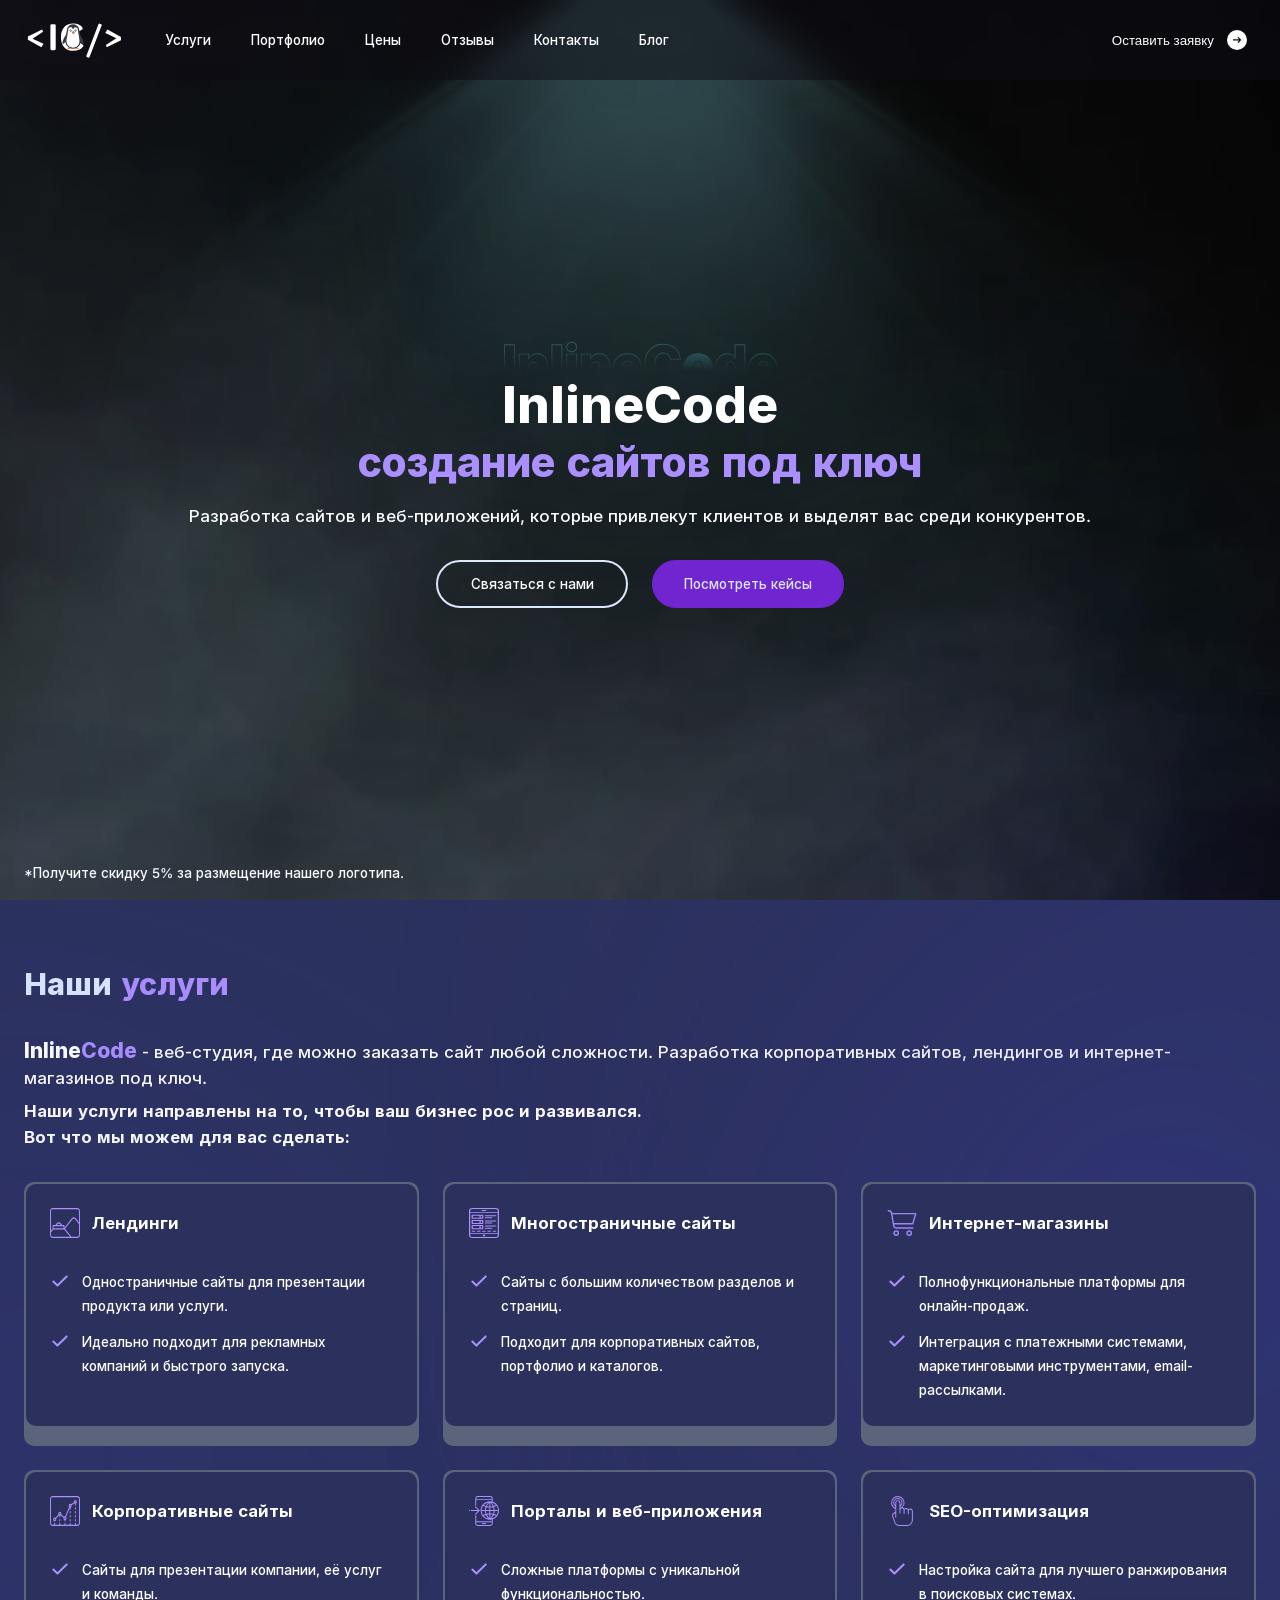
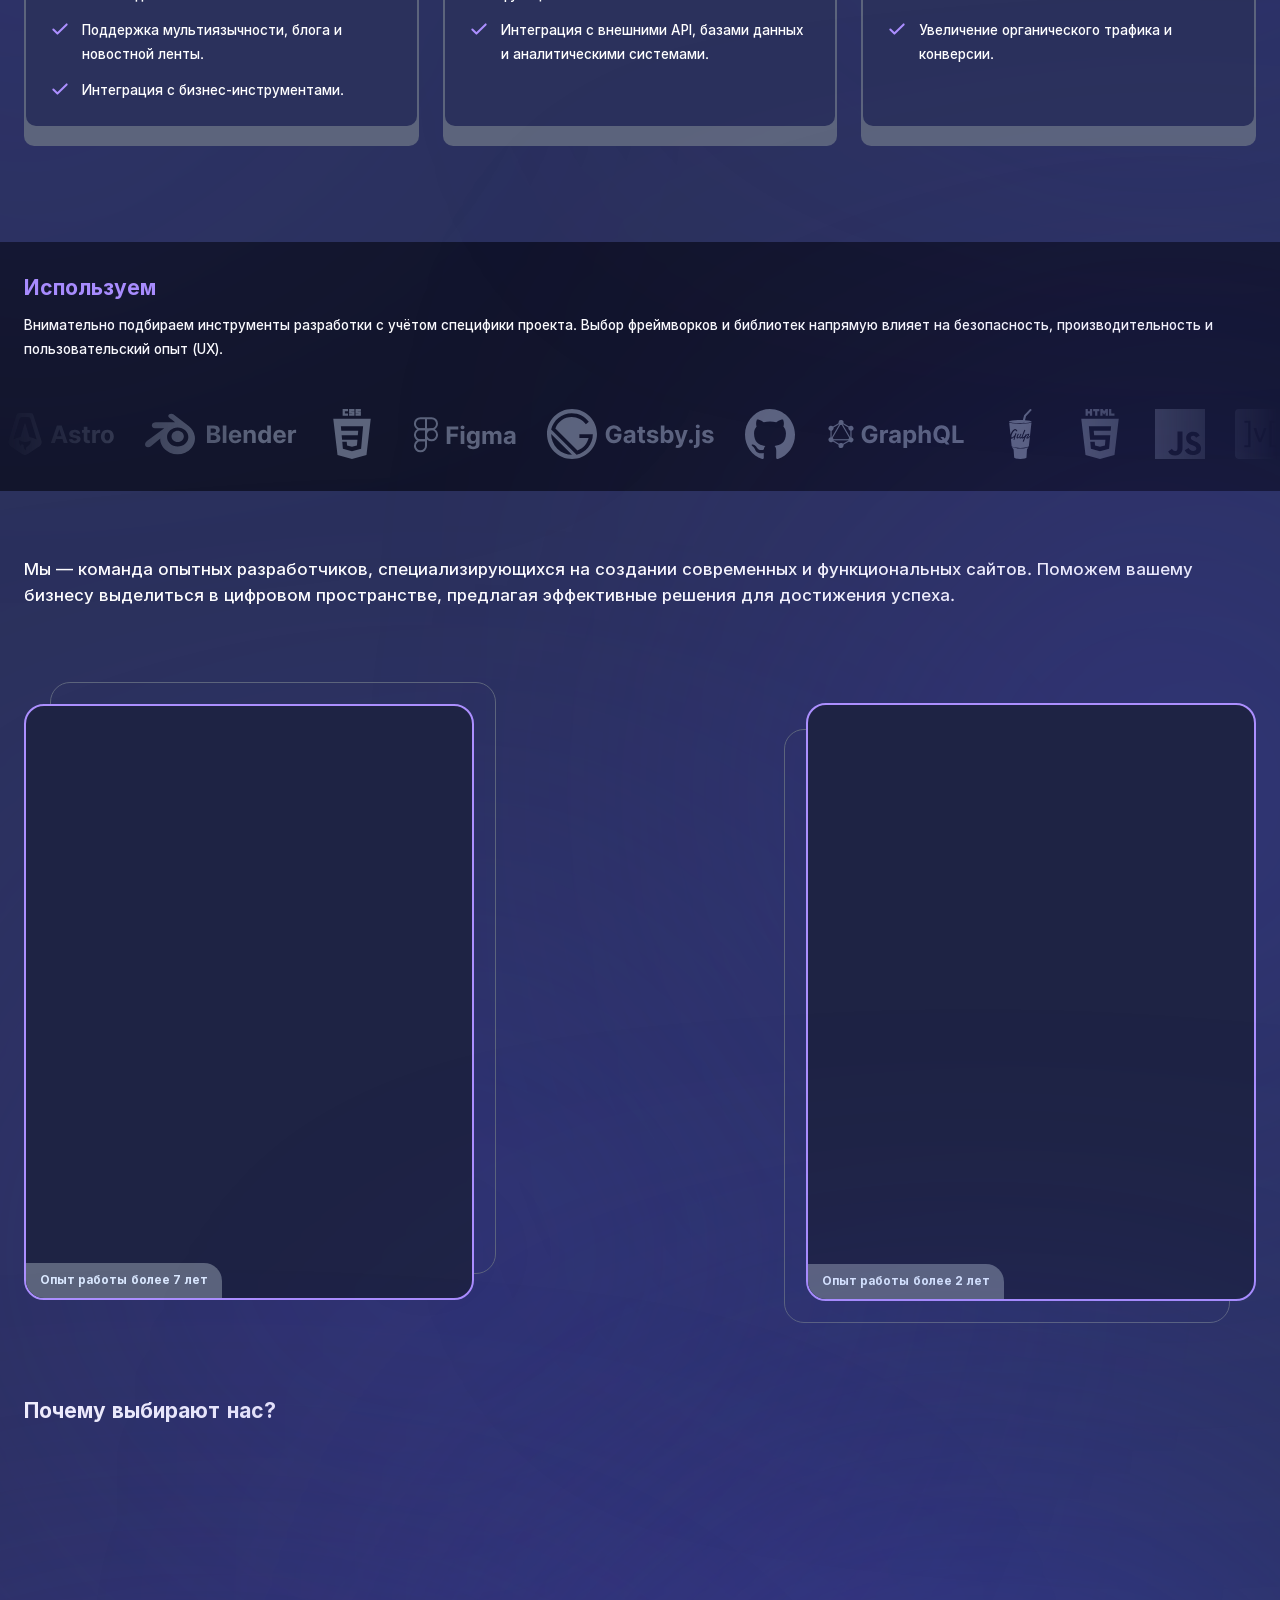
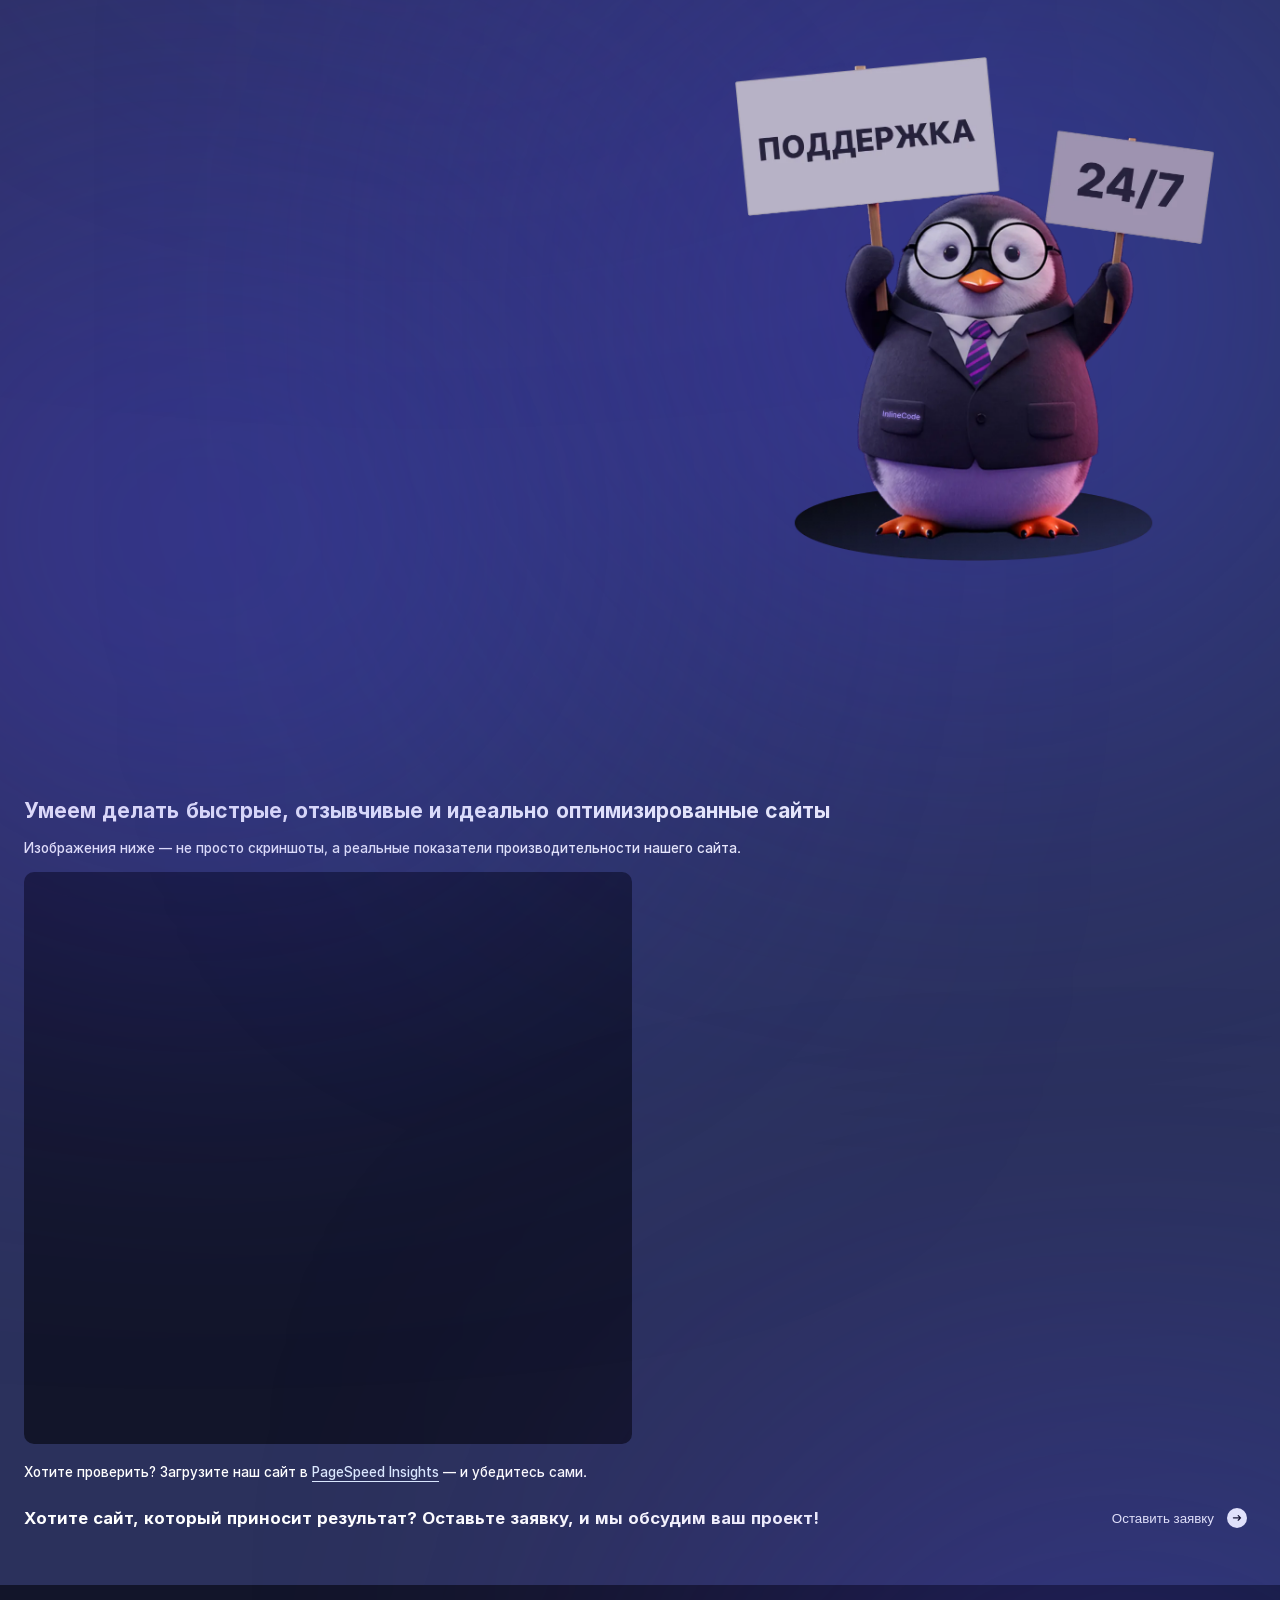
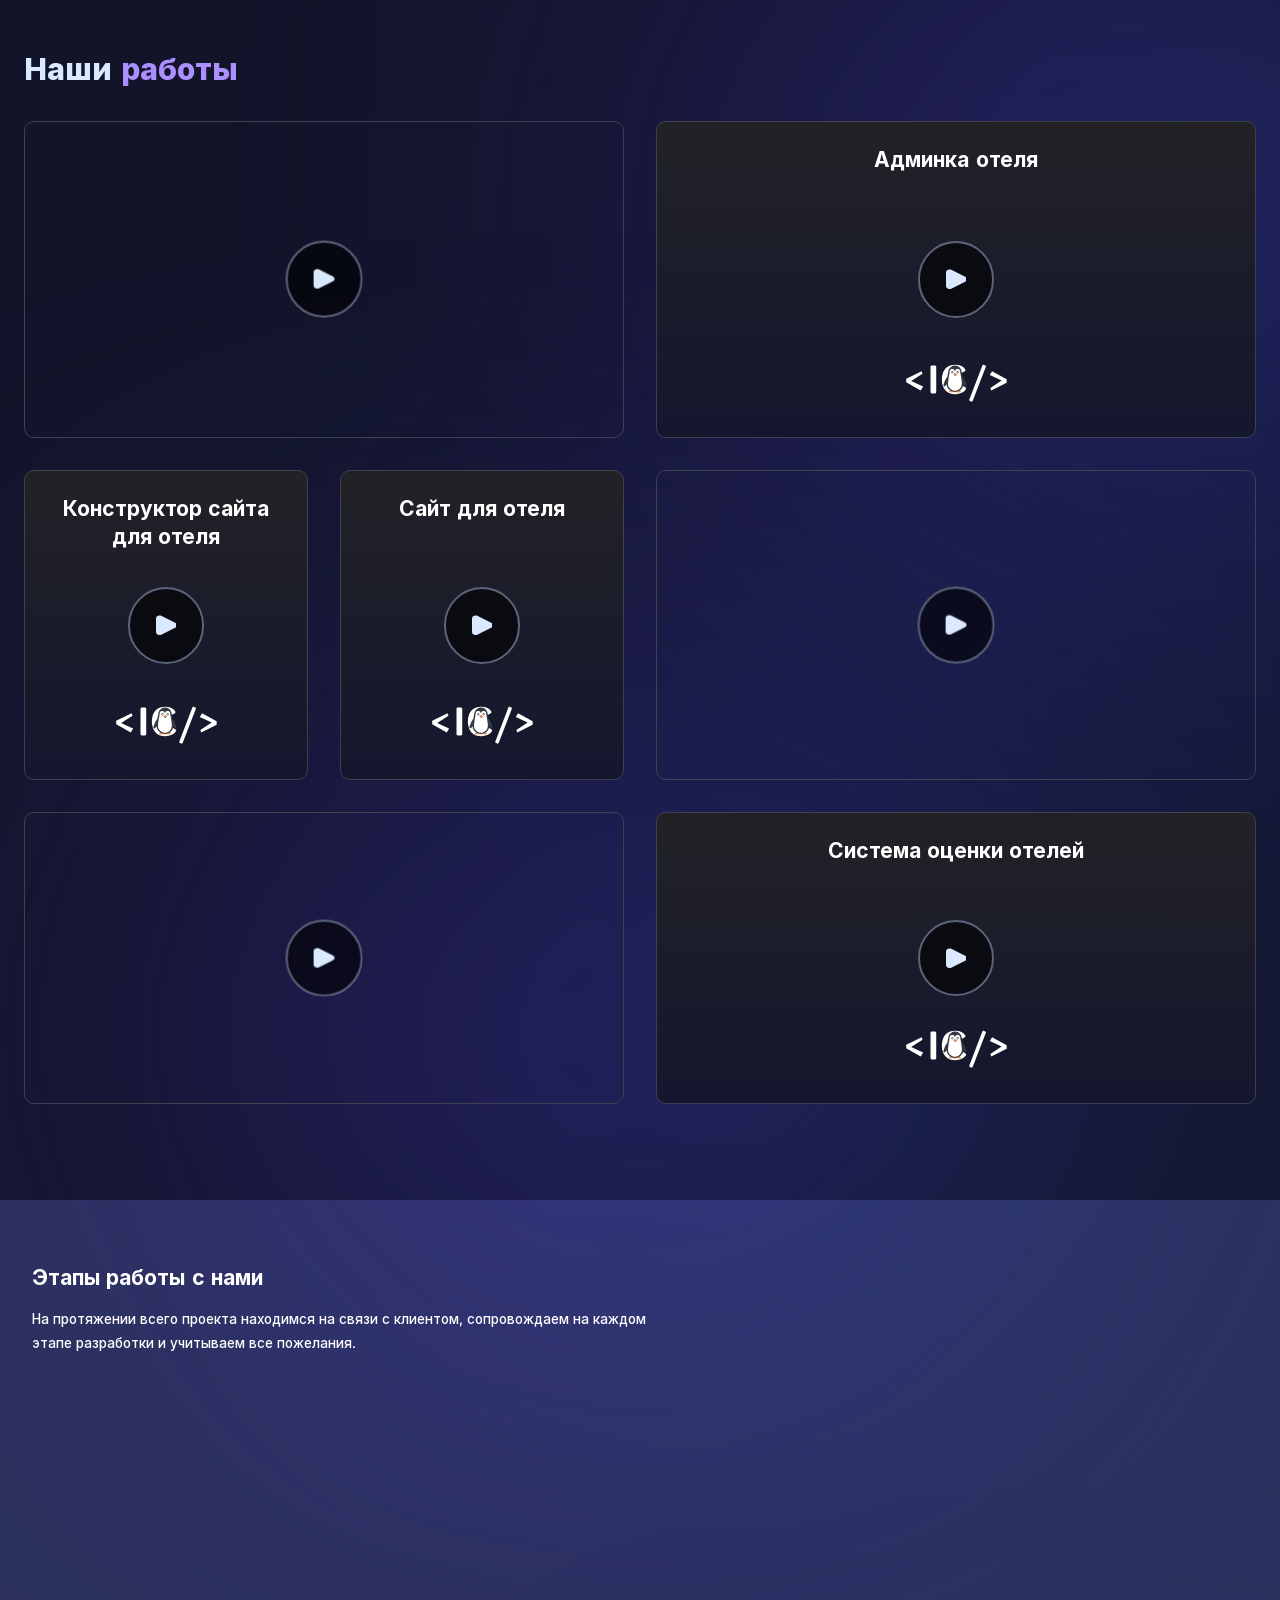
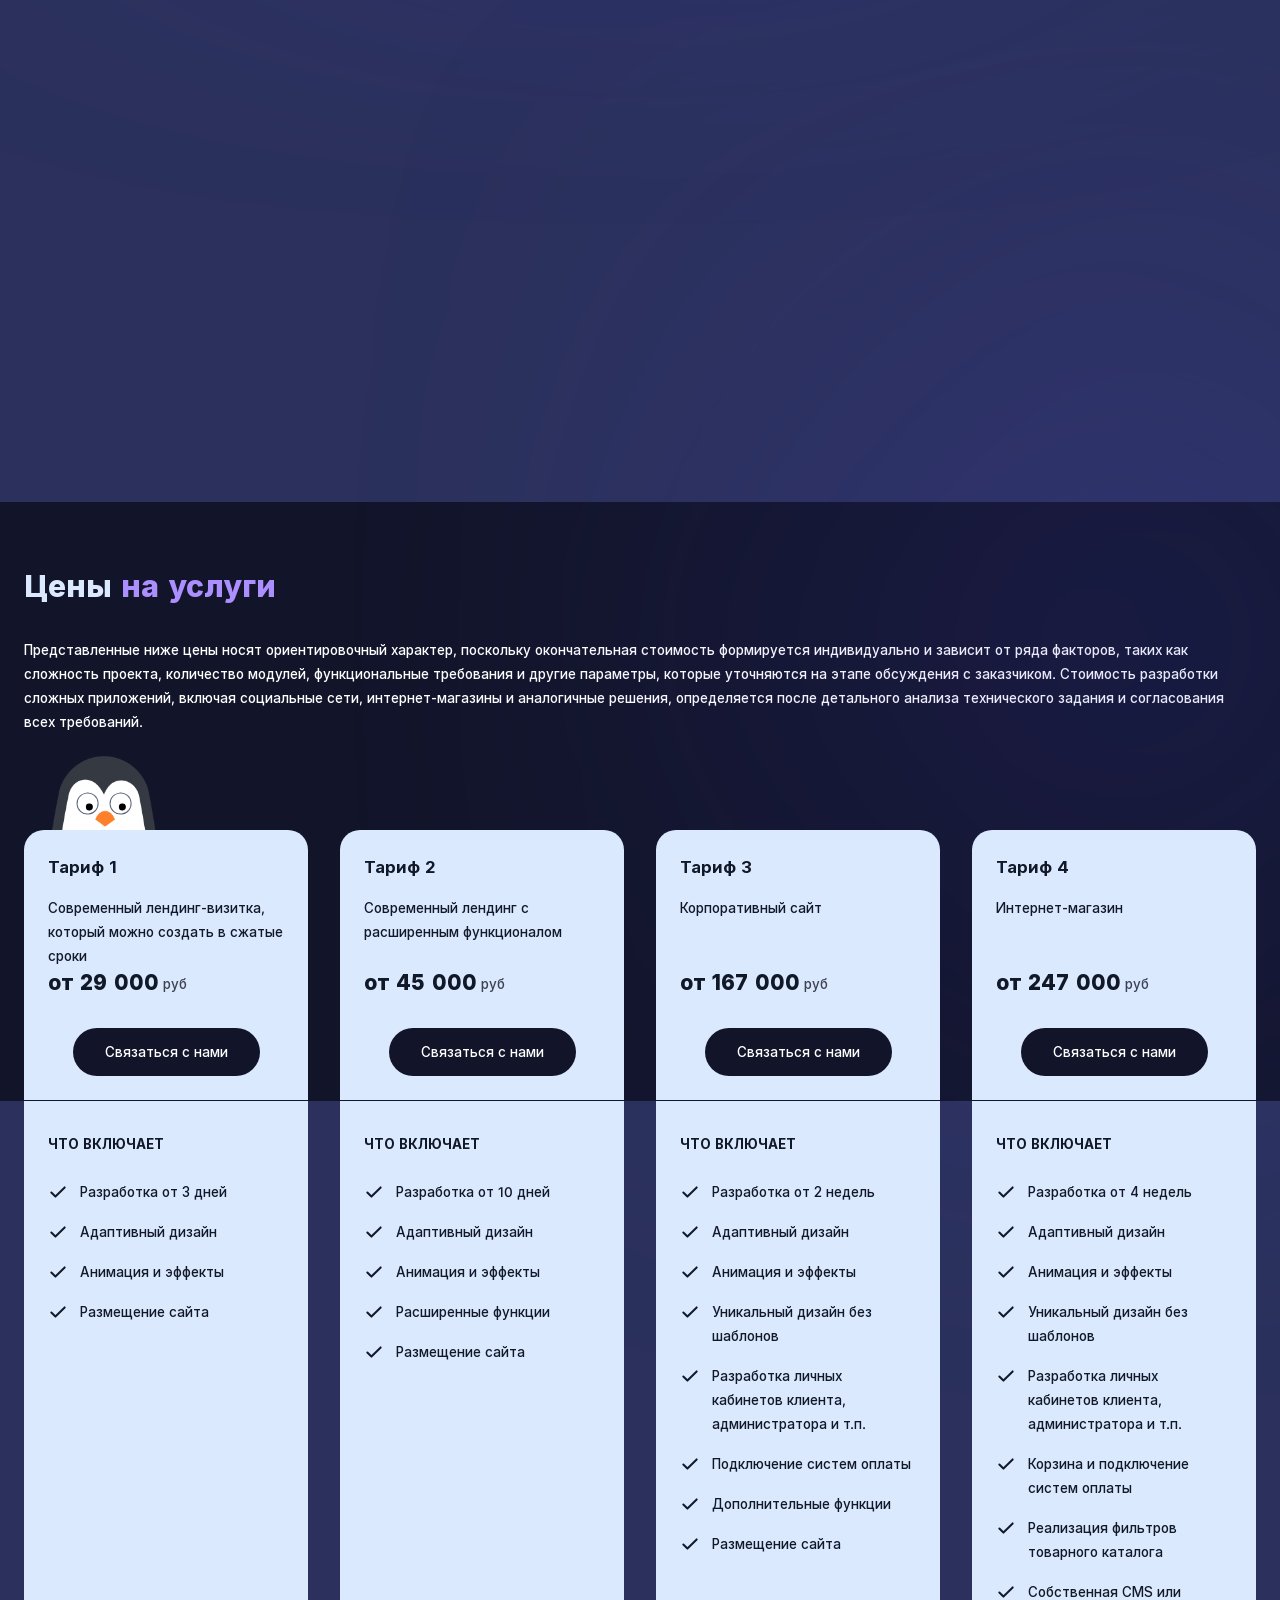
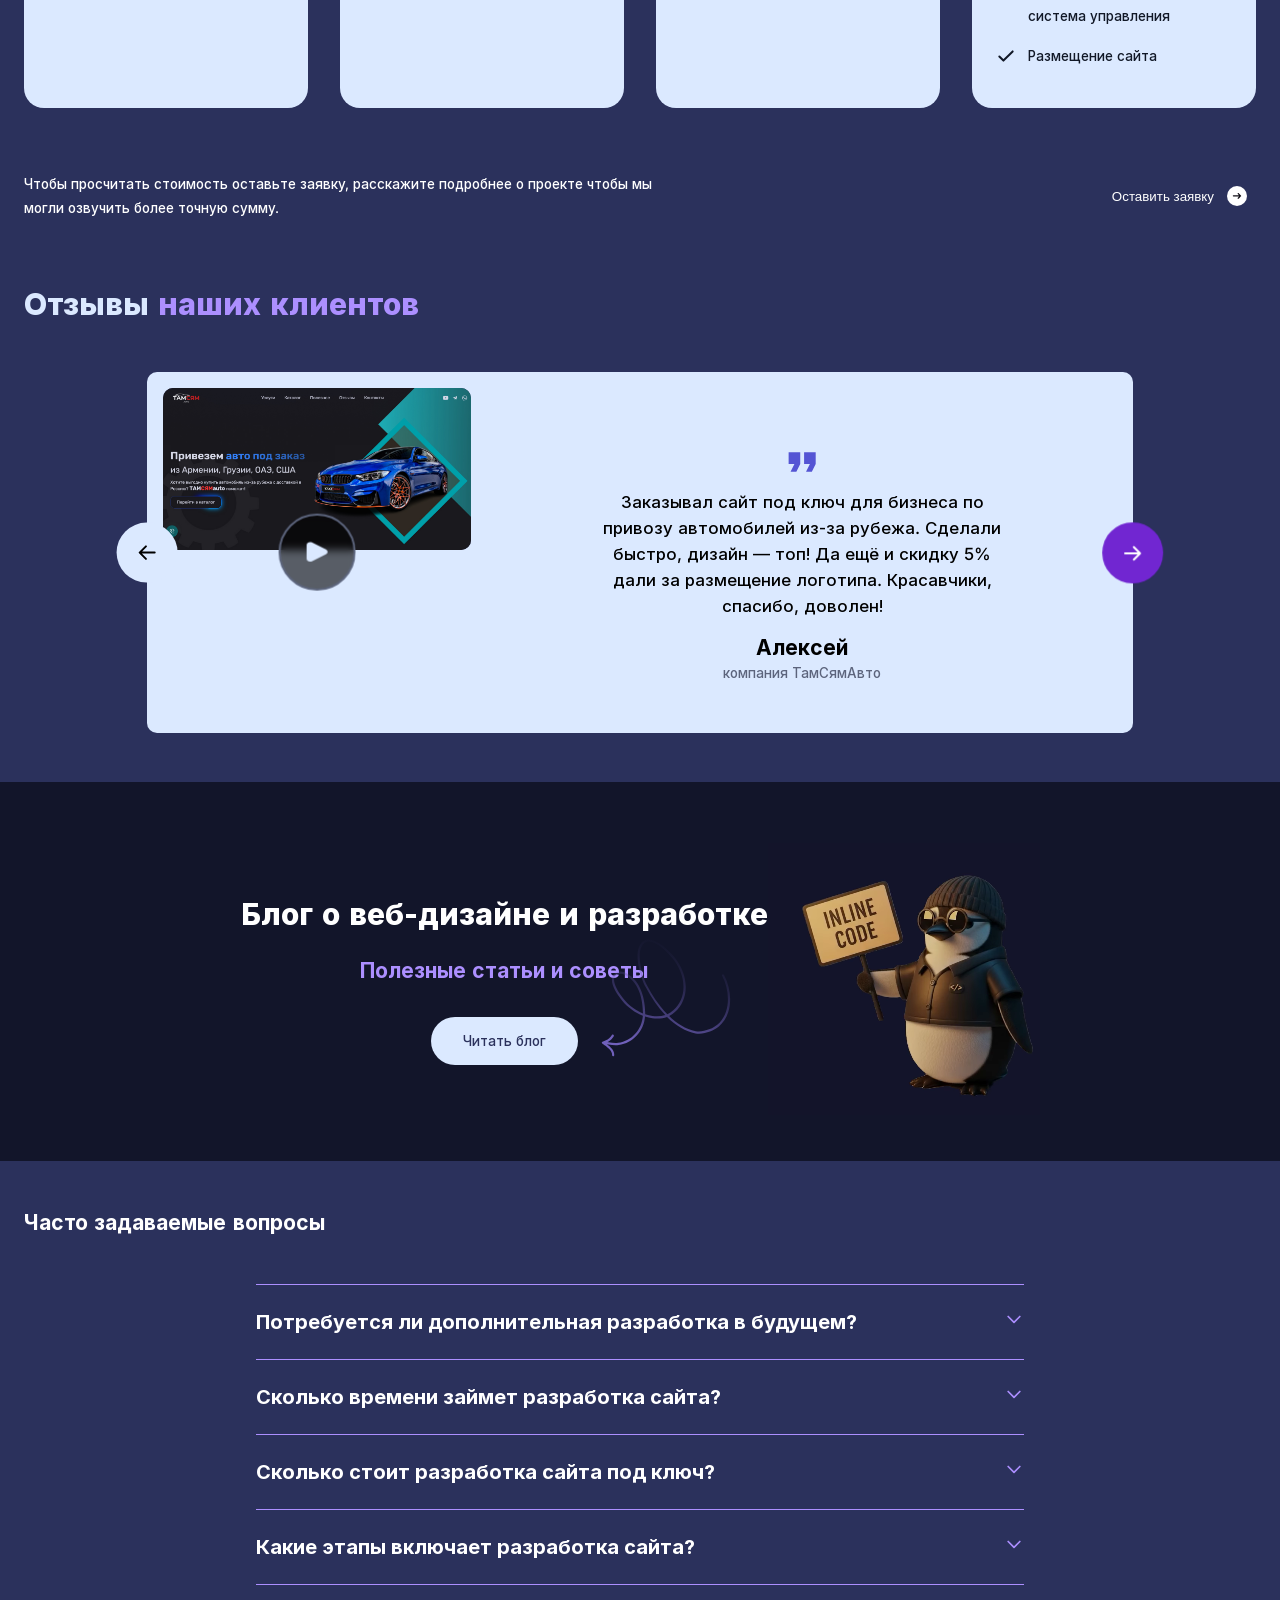
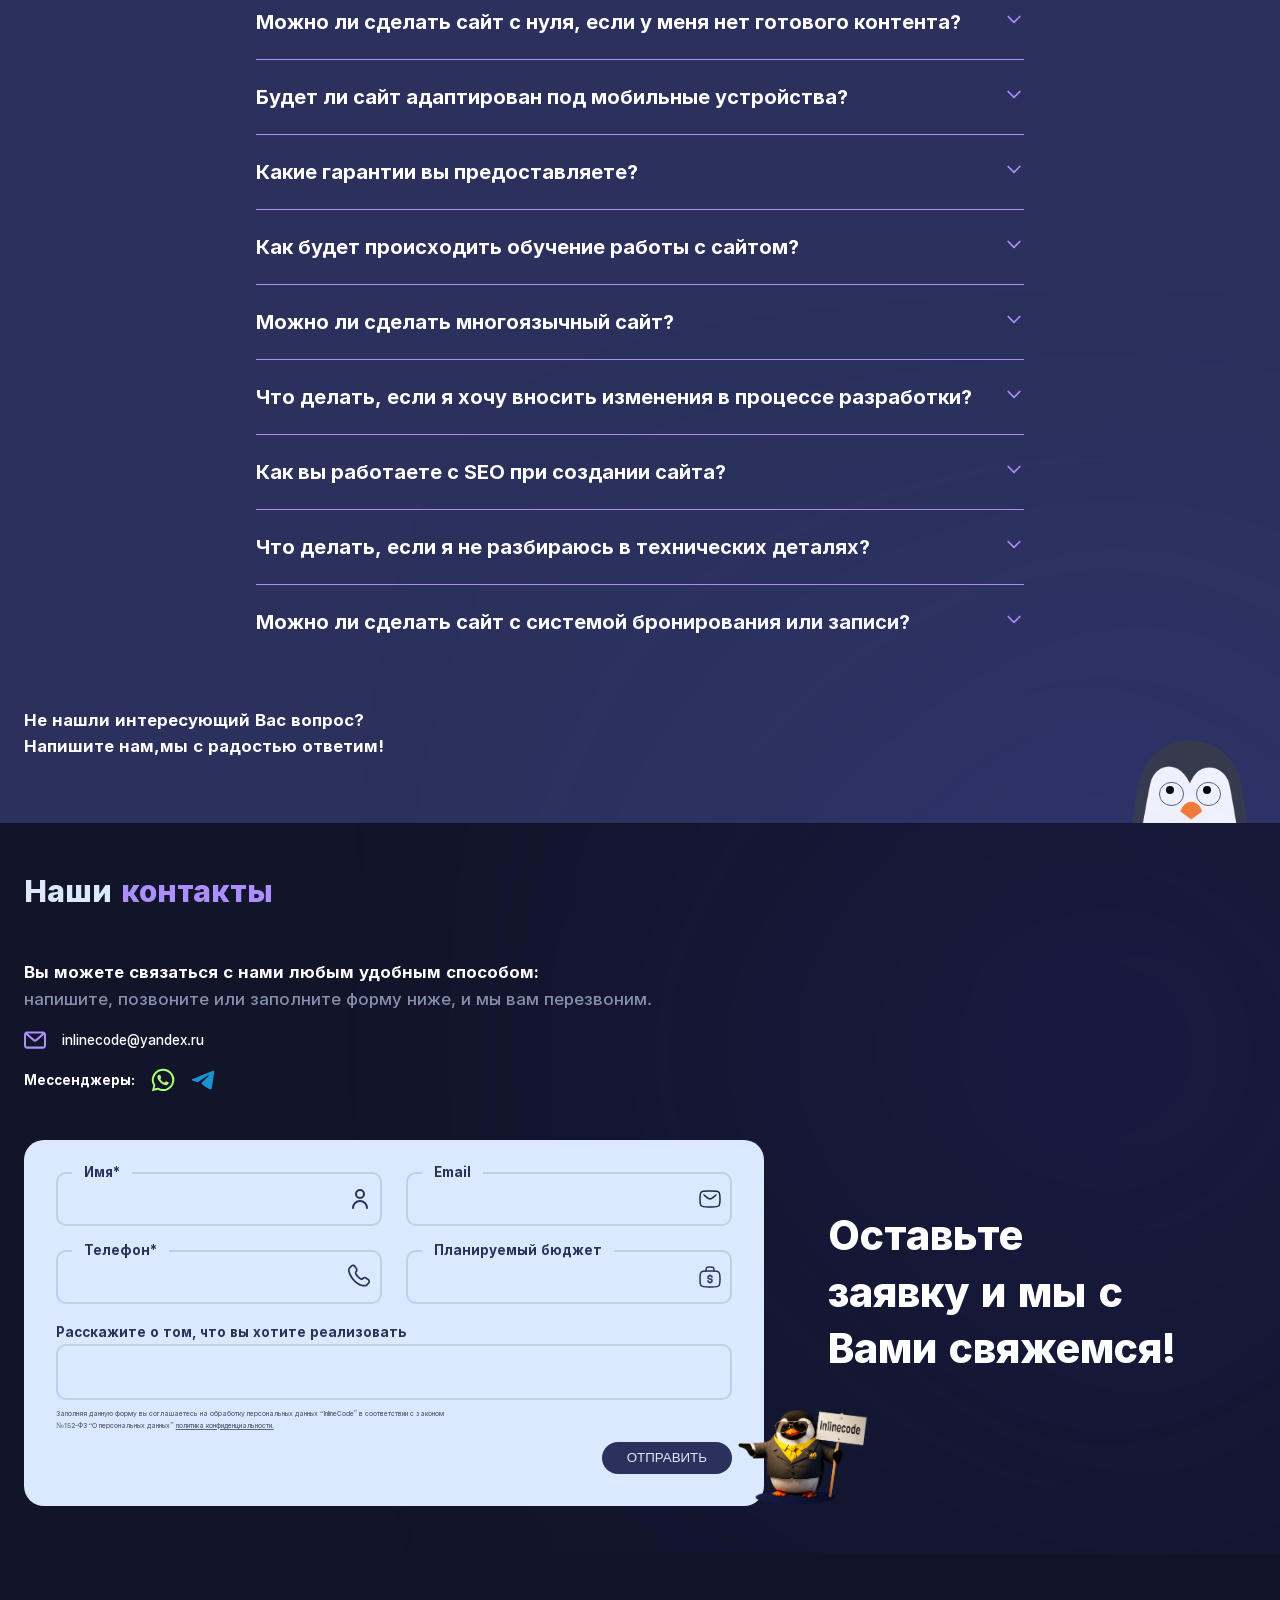
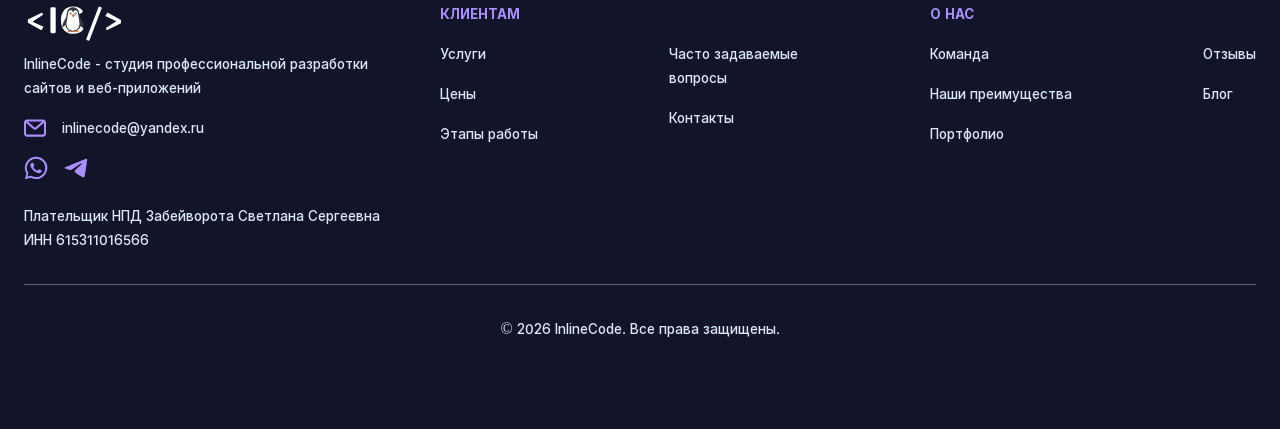
<file: index.html>
<!doctype html><html class=Ua lang=ru><meta charset=UTF-8><meta name=viewport content="width=device-width"><meta name=color-scheme content="only light"><title>Заказать сайт под ключ от InlineCode</title><meta name=description content="Разрабатываем сайты под ключ: у нас можно заказать сайт для кондитерской, корпоративный сайт, интернет-магазин, лендинг. Дизайн, SEO, адаптивность."><link rel=icon href=/favicon.ico sizes=32x32><link rel=icon media="(prefers-color-scheme: light)" type=image/svg+xml href=/favicon.svg><link rel=icon media="(prefers-color-scheme: dark)" type=image/svg+xml href=/favicon-white.svg><script type=module src=/_astro/ClientRouter.astro_astro_type_script_index_0_lang.DW16d_zL.js></script><meta name=astro-view-transitions-enabled content=true><meta name=astro-view-transitions-fallback content=animate><style>.wa{aspect-ratio:1;width:13.5%;rotate:var(--eye-angle);border:1px solid var(--color-gray);background:#fff;border-radius:50%;position:absolute;top:20%}.wa.xa{left:var(--eye-left)}.wa.Aa{right:var(--eye-left)}.ya{background-color:var(--color-black);width:36%;height:36%;top:15%;left:25%}@media (pointer:coarse){:where(#spy-faq,#spy-price,#spy-blog-content)[data-animate]{transition:translate .3s linear;& .wa{transition:rotate .15s linear}}}#spy-faq:where([data-animate=true],[data-animate=visibility]){--eye-angle:-120deg;translate:0 50%}#spy-blog-content{--eye-angle:120deg;&:where([data-animate=true],[data-animate=visibility]){--eye-angle:180deg;translate:0 50%}}#spy-price[data-animate=true]{translate:0 -50%;& .wa{rotate:55deg}}#spy-price[data-animate=visibility]{translate:0 50%}</style><link rel=stylesheet href=/_astro/_city_.0NAeLEtT.css><style>.astro-route-announcer{clip:rect(0 0 0 0);clip-path:inset(50%);white-space:nowrap;width:1px;height:1px;position:absolute;top:0;left:0;overflow:hidden}</style><script type=module src=/_astro/page.DffPipBq.js></script><body class="Ua Va Wa Xa Ya g h"><header id=header class="Bh C Ch Ia ud wd"> <div class=e> <div class="Dh H b g i"> <nav class=Eh> <ul class="Fh Gh Hc"> <li> <a href=/#services class="Hh Ih _b db eb"> Услуги </a> <li> <a href=/#portfolio class="Hh Ih _b db eb"> Портфолио </a> <li> <a href=/#prices class="Hh Ih _b db eb"> Цены </a> <li> <a href=/#reviews class="Hh Ih _b db eb"> Отзывы </a> <li> <a href=/#contacts class="Hh Ih _b db eb"> Контакты </a> <li> <a href=/blog/ class="Hh Ih _b db eb"> Блог </a> </li> </ul> </nav> <button aria-label="Открыть меню" id=menu-hamburger class="Jh O aj bj g i j" data-hamburger=true> <svg id=menu-icon class="Xa Yi Zi ce de k" viewBox="0 0 100 80"> <line x1=20 y1=20 x2=80 y2=20 stroke=currentColor stroke-width=8 stroke-linecap=round class="_i ce de"/> <line x1=20 y1=40 x2=80 y2=40 stroke=currentColor stroke-width=8 stroke-linecap=round class="de oi"/> <line x1=20 y1=60 x2=80 y2=60 stroke=currentColor stroke-width=8 stroke-linecap=round class="_i ce de"/> </svg> </button> <a href=/ aria-label="Домашняя страница"> <svg width=163 height=61 fill=none aria-hidden=true viewBox="0 0 163 61" class="Kh Lh c"><title>Логотип студии разработки сайтов под ключ InlineCode</title><path fill=#fff d="M28.08 42.32 6.3 30.2v-5.22l22.98-11.34 1.44 3.66-16.98 11.04 17.82 8.28zM44.677 47q-2.052 0-2.051-2.197V7.186q0-2.198 2.05-2.198h4.454q2.05 0 2.05 2.198v37.617Q51.18 47 49.13 47zm14.91-21.006q0-10.107 5.127-16.055 5.127-5.947 14.795-5.947 5.567 0 9.434 1.729 3.867 1.728 5.45 5.01 1.053 2.167-.352 2.93l-3.516 1.874q-1.845.996-3.047-1.113-.762-1.349-2.842-2.432-2.05-1.083-4.834-1.084-6.151 0-8.613 3.897-2.46 3.867-2.46 11.191t2.46 11.22q2.46 3.868 8.613 3.868 3.31 0 5.567-1.494 2.285-1.495 3.164-2.842 1.435-2.198 3.047-1.113l3.515 2.344q1.436.965.293 2.93-1.7 2.928-5.83 5.009-4.13 2.08-10.049 2.08-9.521 0-14.736-5.947-5.185-5.948-5.185-16.055m41.865 32.08q-1.377-.527-.733-2.168l19.453-50.683q.645-1.64 1.992-1.114l2.373.909q1.377.527.733 2.168l-19.453 50.683q-.645 1.641-1.992 1.113zM133.53 42.32l-1.44-3.66 16.98-11.04-17.82-8.28 3.48-5.7 21.78 12.12v5.22z"/><path fill=#353A42 d="M95.912 32.394c-1.694-5.435-3.937-8.799-5.342-10.526-.773-4.818-1.661-9.484-1.858-10.053C87.342 7.847 83.61 5 79.22 5c-4.597 0-8.473 3.122-9.67 7.383-.133.473-.955 4.873-1.69 9.498-1.407 1.731-3.642 5.092-5.333 10.513-2.129 6.829 2.788 3.717 4.17.77a12.73 12.73 0 0 0 5.65 9.513 12.4 12.4 0 0 0 6.873 2.07 12.4 12.4 0 0 0 6.873-2.07 12.73 12.73 0 0 0 5.65-9.514c1.382 2.948 6.298 6.06 4.17-.769M79.22 42.523c-5.722 0-10.377-4.709-10.377-10.496 0-3.764 2.448-17.853 2.827-19.056.746-2.367 2.95-3.48 5.053-2.46 1.582.767 2.497 2.873 2.497 2.873s.66-2.054 2.2-2.78c2.358-1.113 4.845.54 5.404 2.868.309 1.287 2.772 14.742 2.772 18.555 0 5.787-4.655 10.496-10.376 10.496"/><path fill=#FF802A d="M72.346 42.758c-1.116.086-2.104.625-2.043 2.242h17.833c.061-1.617-.926-2.156-2.043-2.242a12.4 12.4 0 0 1-6.873 2.07 12.4 12.4 0 0 1-6.874-2.07"/><path fill=#fff d="M81.42 10.604c-1.54.726-2.2 2.78-2.2 2.78s-.915-2.105-2.497-2.873c-2.103-1.02-4.307.093-5.054 2.46-.379 1.204-2.826 15.292-2.826 19.056 0 5.787 4.655 10.496 10.376 10.496s10.376-4.708 10.376-10.496c0-3.813-2.463-17.267-2.772-18.554-.559-2.33-3.045-3.981-5.403-2.87m-1.926 6.316c1.54 0 2.127 1.842 2.127 1.842l-2.127 1.559-2.127-1.559s.587-1.842 2.127-1.842m-5.526-2.067a1.396 1.396 0 0 1 1.683-1.046c.75.18 1.214.942 1.035 1.702a1.395 1.395 0 0 1-1.682 1.046 1.413 1.413 0 0 1-1.036-1.702m9.467 1.702a1.396 1.396 0 0 1-1.682-1.046 1.41 1.41 0 0 1 1.035-1.702 1.395 1.395 0 0 1 1.682 1.046 1.414 1.414 0 0 1-1.035 1.702"/><path fill=#FF802A d="M81.622 18.762s-.588-1.842-2.128-1.842-2.127 1.842-2.127 1.842l2.127 1.559z"/><path fill=#fff stroke=#353A42 stroke-width=.5 d="M76.486 15.238a1.31 1.31 0 0 1-1.301 1.32 1.31 1.31 0 0 1-1.302-1.32c0-.731.585-1.32 1.302-1.32a1.31 1.31 0 0 1 1.301 1.32Zm8.071 0a1.31 1.31 0 0 1-1.302 1.32 1.31 1.31 0 0 1-1.302-1.32c0-.731.586-1.32 1.302-1.32a1.31 1.31 0 0 1 1.302 1.32Z"/><ellipse cx=75.495 cy=15.238 fill=#353A42 rx=.31 ry=.314 /><ellipse cx=83.565 cy=15.238 fill=#353A42 rx=.31 ry=.314 /></svg> </a> <button target=modal-contact-form class="Mh O Xa Xb Yb Zb _b ac bc cc dc ec g i rd"> Оставить заявку <div class="_b g i j la sb"> <svg fill=none aria-hidden=true viewBox="0 0 13 9" height=0.4375em><path stroke=#0F0C14 stroke-linecap=round stroke-linejoin=round stroke-width=2 d="M1 4.403h10.889M8.45 1l3.439 3.5L8.45 8"/></svg> </div> </button> </div> </div> </header> <main class=d> <div class=Za> <div id=hero class="Jc Kc Lc Mc Nc k"> <video poster=[data-uri] class="C Nb Ua qa x" playsinline muted autoplay loop> <source src=/_astro/smoke-background.BREZoe-u.webm type=video/webm> <source src=/_astro/smoke-background.C7c3acX8.mp4 type=video/mp4> </video> <div class="Da Fa Nb Oc Pc Qc x"></div> <div class=e> <div class="Jc Kc Lc g h j v"> <div class=Rc> <h1 class="g h i"> <div class="Sc gb k n"> InlineCode <svg width=318 height=34 fill=none aria-hidden=true viewBox="0 0 318 34" class="Tc Ua Uc Vc Wc x"><path fill=url(#a) fill-rule=evenodd d="M12.547 33.54V2.854H0V33.54h1V3.855h10.547V33.54zm25.779 0v-4.87c.013-1.646-.404-2.794-1.123-3.578l-.005-.006c-.696-.771-1.689-1.204-3.114-1.204-.942 0-1.731.206-2.398.591l-.005.003c-.646.367-1.15.894-1.52 1.608-.355.711-.56 1.616-.574 2.749v4.706h-1v-4.712q.02-1.875.682-3.196.682-1.322 1.917-2.024 1.258-.725 2.898-.725 2.471 0 3.857 1.534 1.406 1.534 1.385 4.262v4.861zm12.419 0v-6.905c.014-2.586-.48-4.895-1.517-6.894-1.018-2.004-2.465-3.58-4.334-4.703-1.87-1.146-4.052-1.7-6.506-1.7-2.578 0-4.856.616-6.79 1.89a10.2 10.2 0 0 0-2.522 2.307v-3.77H17.168v19.774h1V14.764h9.908v6.008h.362q.27-.749.638-1.418a9.1 9.1 0 0 1 3.07-3.29q2.62-1.726 6.242-1.726 3.452 0 5.987 1.556 2.557 1.534 3.963 4.303 1.427 2.75 1.407 6.435v6.907zm16.87 0V2.854h-12.42V33.54h1V3.855h10.42V33.54zm17.05 0V13.763H72.246V33.54h1V14.764h10.42V33.54zm25.79 0v-4.87c.012-1.646-.404-2.794-1.123-3.578l-.005-.006c-.696-.771-1.689-1.204-3.114-1.204-.942 0-1.731.206-2.398.591l-.005.003c-.646.367-1.151.894-1.521 1.608-.354.712-.56 1.616-.573 2.749v4.706h-1v-4.712q.02-1.875.682-3.196.681-1.322 1.917-2.024 1.257-.725 2.898-.725 2.471 0 3.857 1.534 1.406 1.534 1.385 4.262v4.861zm12.419 0v-6.905c.014-2.586-.479-4.895-1.517-6.895-1.018-2.003-2.465-3.579-4.334-4.701-1.87-1.147-4.052-1.7-6.506-1.7-2.578 0-4.857.615-6.791 1.889a10.2 10.2 0 0 0-2.521 2.307v-3.77H89.297v19.774h1V14.764h9.908v6.008h.362q.271-.749.638-1.418a9.1 9.1 0 0 1 3.069-3.29q2.62-1.726 6.243-1.726 3.452 0 5.987 1.556 2.558 1.534 3.963 4.303 1.428 2.75 1.407 6.435v6.907zm37.281 0v-2.497c0-2.78-.404-5.281-1.235-7.489-.825-2.205-1.991-4.084-3.507-5.615-1.511-1.527-3.304-2.677-5.367-3.45-2.058-.772-4.309-1.15-6.743-1.15-3.441 0-6.483.742-9.09 2.265-2.595 1.504-4.608 3.618-6.028 6.323-1.424 2.696-2.118 5.816-2.118 9.329q0 1.173.097 2.283h1.004a25 25 0 0 1-.101-2.283q0-5.071 2.003-8.864 2.002-3.814 5.646-5.923 3.643-2.13 8.587-2.13 3.494 0 6.392 1.086t5.007 3.217q2.11 2.13 3.281 5.263 1.173 3.11 1.172 7.138v2.496zm119.904 0V2.854H267.64v14.303a12 12 0 0 0-.266-.32c-.895-1.038-2.018-1.87-3.349-2.506-1.389-.677-3.015-.994-4.845-.994-2.471 0-4.786.647-6.928 1.932l-.003.002c-2.168 1.31-3.885 3.31-5.174 5.933-1.31 2.666-1.935 5.998-1.935 9.944q0 1.234.085 2.39h1.003a32 32 0 0 1-.088-2.39q0-5.775 1.833-9.503 1.832-3.729 4.794-5.518 2.982-1.79 6.413-1.79 2.578 0 4.411.895 1.832.873 3.025 2.258.58.675 1.024 1.372.47.738.787 1.505h.213V3.855h10.419V33.54zm37.42 0v-2.497c0-2.78-.404-5.281-1.235-7.489-.825-2.205-1.99-4.084-3.507-5.615-1.511-1.527-3.304-2.677-5.367-3.45-2.057-.772-4.309-1.15-6.743-1.15-3.441 0-6.483.742-9.089 2.265-2.596 1.504-4.609 3.618-6.029 6.323-1.423 2.696-2.118 5.816-2.118 9.329q0 1.173.097 2.283h1.004a25 25 0 0 1-.101-2.283q0-5.071 2.003-8.864 2.003-3.814 5.646-5.923 3.644-2.13 8.587-2.13 3.494 0 6.392 1.086t5.007 3.217 3.282 5.263q1.171 3.11 1.171 7.138v2.496zm-48.776 0q.171-1.125.172-2.412 0-2.685-.725-4.624-.703-1.938-2.067-2.983-1.342-1.044-3.238-1.044-1.94 0-3.281 1.066-1.343 1.065-2.046 3.004-.682 1.94-.682 4.58 0 1.288.167 2.412h1.012a15 15 0 0 1-.179-2.411c0-1.677.217-3.084.624-4.244.418-1.152 1.003-1.985 1.725-2.558.695-.552 1.562-.849 2.66-.849 1.069 0 1.925.29 2.625.834l.006.004c.729.559 1.317 1.38 1.734 2.53l.003.01c.431 1.152.662 2.569.662 4.273q-.001 1.31-.185 2.411zm-25.878 0h-11.657q.153-1.115.153-2.37 0-2.727-.703-4.772-.681-2.047-1.981-3.196t-3.175-1.15q-1.939 0-3.281 1.15-1.322 1.15-2.024 3.196-.682 2.045-.682 4.773 0 1.254.149 2.368H207.97a24 24 0 0 1-.106-2.305c0-3.498.687-6.61 2.095-9.305l.001-.002c1.422-2.708 3.452-4.823 6.077-6.326h-.001l.498.868-.496-.868h-.001c2.651-1.523 5.785-2.263 9.361-2.263 3.575 0 6.702.74 9.34 2.263l-.003-.001-.495.869.501-.866-.003-.002c2.638 1.502 4.668 3.617 6.076 6.326v-.002l-.884.467.887-.461-.003-.004c1.424 2.695 2.118 5.808 2.118 9.307q0 1.182-.107 2.305m-12.667 0h-9.525a17 17 0 0 1-.158-2.37c0-1.736.217-3.214.629-4.452.424-1.233 1.012-2.133 1.731-2.76.695-.594 1.55-.907 2.627-.907 1.027 0 1.844.308 2.512.9.706.625 1.283 1.526 1.696 2.763l.003.009c.424 1.236.648 2.712.648 4.448q0 1.272-.163 2.368m-25.242 0h-1.017q.031-.165.057-.326.082-.498.13-1l-1.004-.005-9.649-.058a9.5 9.5 0 0 1-.352 1.388h-1.064a8.2 8.2 0 0 0 .431-1.562l.146-.832.845.006 10.653.064 1.093.006-.104 1.089q-.059.617-.165 1.23m-27.521 0a12 12 0 0 1-.471-.972c-.756-1.8-1.156-4.087-1.156-6.895 0-2.69.391-4.923 1.137-6.73.76-1.81 1.819-3.142 3.154-4.054 1.346-.91 2.969-1.383 4.915-1.383 1.098 0 2.071.156 2.931.455l.008.003.009.003c.88.29 1.621.704 2.237 1.235a6.2 6.2 0 0 1 1.506 1.948c.384.77.646 1.648.776 2.644l.113.87h12.635l-.108-1.097c-.266-2.723-.958-5.173-2.091-7.334-1.125-2.144-2.593-3.962-4.405-5.442-1.807-1.492-3.894-2.615-6.249-3.375-2.356-.775-4.905-1.157-7.639-1.157-4.033 0-7.704.902-10.989 2.724-3.302 1.831-5.911 4.508-7.828 8-1.932 3.52-2.872 7.764-2.872 12.69 0 2.853.312 5.478.947 7.866h1.036q-.984-3.538-.983-7.866 0-7.2 2.748-12.208t7.436-7.607q4.688-2.6 10.505-2.6 3.963 0 7.329 1.108 3.367 1.087 5.924 3.197 2.556 2.088 4.154 5.134 1.392 2.653 1.862 5.968.07.492.12 1h-10.653q-.214-1.64-.874-2.962a7.2 7.2 0 0 0-1.747-2.258q-1.087-.938-2.578-1.428-1.47-.51-3.26-.511-3.175 0-5.476 1.555-2.28 1.556-3.516 4.496-1.214 2.94-1.214 7.116 0 4.347 1.236 7.287.128.297.266.58zM74.013 10.232l.005.005c1.241 1.14 2.742 1.712 4.448 1.712 1.719 0 3.223-.57 4.453-1.717 1.245-1.16 1.895-2.6 1.895-4.269 0-1.655-.652-3.08-1.895-4.225C81.691.579 80.187 0 78.466 0c-1.71 0-3.211.582-4.45 1.737-1.245 1.145-1.898 2.57-1.898 4.227 0 1.669.65 3.109 1.895 4.269M78.466 1q2.217 0 3.772 1.47 1.575 1.448 1.576 3.494 0 2.067-1.576 3.537-1.555 1.45-3.772 1.45-2.194 0-3.771-1.45-1.577-1.47-1.577-3.537 0-2.045 1.577-3.494Q76.271 1 78.466 1m69.994 26.59h-11.117a6.6 6.6 0 0 1 .125-1q.204-.99.721-1.833a5.8 5.8 0 0 1 2.195-2.11q1.385-.788 3.132-.788 1.726 0 3.047.746a5.35 5.35 0 0 1 2.109 2.024q.528.895.703 1.962.079.483.086 1zm-.101-1h-9.865q.178-.709.548-1.31l.004-.006a4.8 4.8 0 0 1 1.822-1.751l.011-.006c.758-.432 1.629-.658 2.637-.658 1.002 0 1.844.216 2.555.617l.009.005.008.004a4.36 4.36 0 0 1 1.723 1.652c.259.44.443.921.548 1.454m157.426 1h-11.117q.024-.516.124-1 .205-.99.721-1.833a5.8 5.8 0 0 1 2.195-2.11q1.384-.788 3.132-.788 1.726 0 3.047.746a5.35 5.35 0 0 1 2.109 2.024q.53.895.703 1.962.079.483.086 1zm-.102-1h-9.865q.178-.709.548-1.31l.004-.006a4.8 4.8 0 0 1 1.823-1.751l.01-.006c.758-.432 1.629-.658 2.637-.658 1.003 0 1.844.216 2.555.617l.009.005.008.004a4.35 4.35 0 0 1 1.723 1.652c.259.44.443.921.548 1.454" clip-rule=evenodd /><defs><linearGradient id=a x1=143.56 x2=143.56 y1=10.492 y2=33.539 gradientUnits=userSpaceOnUse><stop stop-color=#57E7F5 stop-opacity=.25 /><stop offset=1 stop-color=#57E7F5 stop-opacity=0 /></linearGradient></defs></svg> </div> <div class="Xc Yc gb p xc yc">создание сайтов <br class="Hc Ic"> под ключ</div> </h1> <p class="Zc p s"> Разработка сайтов и веб-приложений, которые привлекут клиентов и выделят вас среди конкурентов. </p> <ul class="H J _c g i j"> <li> <a href=/#contacts class="L O P R U _b ad fc g gc hc i ic j"> <div class="bd cd p"> Связаться с нами </div> <div class="bd cd dd" aria-hidden=true> Посмотреть кейсы </div> </a> </li> <li> <a class="G O P R _b ad fc ga gc ja jc kc" href=/#portfolio> Посмотреть кейсы </a> </li> </ul> </div> <div class="ed fd p v va xc"> *Получите скидку 5% за размещение нашего логотипа. </div> </div> </div> </div> <script>!function(){let e=window.matchMedia("(max-width: 64rem)");function i(){let i,s,a;e.matches&&(s=document.querySelector("header"),a=document.querySelector("[data-hamburger]"),a?.addEventListener("click",()=>{if(i||(s?.insertAdjacentHTML("afterend",'<aside class="Vd ne fi ud Nb gi Bh hi wd ii Oa ji" data-sidebar tabindex="-1"> <div class="e"> <nav> <ul class="pc ki g h"> <li style="--delay:0ms" class="_a li mi Ad k g i ni Rg oi Wd pi qi"> <svg aria-hidden="true" width="1.7em" height="1.7em"> <use href="/icons.svg#sidebar-service-icon"></use> </svg> <a href="/#services"> <span class="x Nb"></span> Услуги </a> </li><li style="--delay:50ms" class="_a li mi Ad k g i ni Rg oi Wd pi qi"> <svg aria-hidden="true" width="1.7em" height="1.7em"> <use href="/icons.svg#sidebar-portfolio-icon"></use> </svg> <a href="/#portfolio"> <span class="x Nb"></span> Портфолио </a> </li><li style="--delay:100ms" class="_a li mi Ad k g i ni Rg oi Wd pi qi"> <svg aria-hidden="true" width="1.7em" height="1.7em"> <use href="/icons.svg#sidebar-price-icon"></use> </svg> <a href="/#prices"> <span class="x Nb"></span> Цены </a> </li><li style="--delay:150ms" class="_a li mi Ad k g i ni Rg oi Wd pi qi"> <svg aria-hidden="true" width="1.7em" height="1.7em"> <use href="/icons.svg#sidebar-reviews-icon"></use> </svg> <a href="/#reviews"> <span class="x Nb"></span> Отзывы </a> </li><li style="--delay:200ms" class="_a li mi Ad k g i ni Rg oi Wd pi qi"> <svg aria-hidden="true" width="1.7em" height="1.7em" class="yc"> <use href="/icons.svg#sidebar-contacts-icon"></use> </svg> <a href="/#contacts"> <span class="x Nb"></span> Контакты </a> </li><li style="--delay:250ms" class="_a li mi Ad k g i ni Rg oi Wd pi qi"> <svg aria-hidden="true" width="1.7em" height="1.7em"> <use href="/icons.svg#sidebar-blog-icon"></use> </svg> <a href="/blog"> <span class="x Nb"></span> Блог </a> </li> </ul> </nav> </div> </aside>'),(i=document.querySelector("aside")).addEventListener("click",e=>{e.target?.closest("a")&&a.click()})),a.classList.toggle("open"),i.dataset.active){delete i.dataset.active,delete document.body.dataset.lock;return}document.body.dataset.lock="true",i.dataset.active="true"}))}i(),document.addEventListener("astro:after-swap",i),e.addEventListener("change",i)}()</script> <section id=services class="Ld a ib k"> <div class=e> <h2 class="G fb gb" aria-atomic=true> Наши <span class=yc>услуги</span> </h2> <p class="_c dg s"> <span class="F gb">Inline<span class=yc>Code</span></span> - веб-студия, где можно заказать сайт любой сложности. Разработка корпоративных сайтов, лендингов и интернет-магазинов под ключ. </p> <p class="r s"> Наши услуги направлены на то, чтобы ваш бизнес рос и развивался. </p> <p class="Pd r s"> Вот что мы можем для вас сделать: </p> <div class=k> <div class="eg fg gg hd sf x z"></div> <div class="Ia Id Ja Jd hd hg sb x"></div> <div id=cards class="H U ig"> <div class="jg k ka kg lg mg na"> <div class="Ua Y a ka v"> <h3 class="Ib g i pd r s"> <svg aria-hidden=true class="c ng" width=1.5em height=1.5em> <use href=/icons.svg#services-landing /> </svg> Лендинги </h3> <ul class="g h og"> <li class="Ib g"> <svg height=20 fill=none aria-hidden=true viewBox="0 0 20 20" class="Gf Hf If c yc"><path stroke=currentColor stroke-linecap=round stroke-linejoin=round stroke-width=2 d="m3.333 10.51 4.103 4.073 9.23-9.166"/></svg> Одностраничные сайты для презентации продукта или услуги. <li class="Ib g"> <svg height=20 fill=none aria-hidden=true viewBox="0 0 20 20" class="Gf Hf If c yc"><path stroke=currentColor stroke-linecap=round stroke-linejoin=round stroke-width=2 d="m3.333 10.51 4.103 4.073 9.23-9.166"/></svg> Идеально подходит для рекламных компаний и быстрого запуска. </li> </ul> </div> </div><div class="jg k ka kg lg mg na"> <div class="Ua Y a ka v"> <h3 class="Ib g i pd r s"> <svg aria-hidden=true class="c ng" width=1.5em height=1.5em> <use href=/icons.svg#services-multi-page /> </svg> Многостраничные сайты </h3> <ul class="g h og"> <li class="Ib g"> <svg height=20 fill=none aria-hidden=true viewBox="0 0 20 20" class="Gf Hf If c yc"><path stroke=currentColor stroke-linecap=round stroke-linejoin=round stroke-width=2 d="m3.333 10.51 4.103 4.073 9.23-9.166"/></svg> Сайты с большим количеством разделов и страниц. <li class="Ib g"> <svg height=20 fill=none aria-hidden=true viewBox="0 0 20 20" class="Gf Hf If c yc"><path stroke=currentColor stroke-linecap=round stroke-linejoin=round stroke-width=2 d="m3.333 10.51 4.103 4.073 9.23-9.166"/></svg> Подходит для корпоративных сайтов, портфолио и каталогов. </li> </ul> </div> </div><div class="jg k ka kg lg mg na"> <div class="Ua Y a ka v"> <h3 class="Ib g i pd r s"> <svg aria-hidden=true class="c ng" width=1.5em height=1.5em> <use href=/icons.svg#services-cart /> </svg> Интернет-магазины </h3> <ul class="g h og"> <li class="Ib g"> <svg height=20 fill=none aria-hidden=true viewBox="0 0 20 20" class="Gf Hf If c yc"><path stroke=currentColor stroke-linecap=round stroke-linejoin=round stroke-width=2 d="m3.333 10.51 4.103 4.073 9.23-9.166"/></svg> Полнофункциональные платформы для онлайн-продаж. <li class="Ib g"> <svg height=20 fill=none aria-hidden=true viewBox="0 0 20 20" class="Gf Hf If c yc"><path stroke=currentColor stroke-linecap=round stroke-linejoin=round stroke-width=2 d="m3.333 10.51 4.103 4.073 9.23-9.166"/></svg> Интеграция с платежными системами, маркетинговыми инструментами, email-рассылками. </li> </ul> </div> </div><div class="jg k ka kg lg mg na"> <div class="Ua Y a ka v"> <h3 class="Ib g i pd r s"> <svg aria-hidden=true class="c ng" width=1.5em height=1.5em> <use href=/icons.svg#services-corp-web /> </svg> Корпоративные сайты </h3> <ul class="g h og"> <li class="Ib g"> <svg height=20 fill=none aria-hidden=true viewBox="0 0 20 20" class="Gf Hf If c yc"><path stroke=currentColor stroke-linecap=round stroke-linejoin=round stroke-width=2 d="m3.333 10.51 4.103 4.073 9.23-9.166"/></svg> Сайты для презентации компании, её услуг и команды. <li class="Ib g"> <svg height=20 fill=none aria-hidden=true viewBox="0 0 20 20" class="Gf Hf If c yc"><path stroke=currentColor stroke-linecap=round stroke-linejoin=round stroke-width=2 d="m3.333 10.51 4.103 4.073 9.23-9.166"/></svg> Поддержка мультиязычности, блога и новостной ленты. <li class="Ib g"> <svg height=20 fill=none aria-hidden=true viewBox="0 0 20 20" class="Gf Hf If c yc"><path stroke=currentColor stroke-linecap=round stroke-linejoin=round stroke-width=2 d="m3.333 10.51 4.103 4.073 9.23-9.166"/></svg> Интеграция с бизнес-инструментами. </li> </ul> </div> </div><div class="jg k ka kg lg mg na"> <div class="Ua Y a ka v"> <h3 class="Ib g i pd r s"> <svg aria-hidden=true class="c ng" width=1.5em height=1.5em> <use href=/icons.svg#services-portals /> </svg> Порталы и веб-приложения </h3> <ul class="g h og"> <li class="Ib g"> <svg height=20 fill=none aria-hidden=true viewBox="0 0 20 20" class="Gf Hf If c yc"><path stroke=currentColor stroke-linecap=round stroke-linejoin=round stroke-width=2 d="m3.333 10.51 4.103 4.073 9.23-9.166"/></svg> Сложные платформы с уникальной функциональностью. <li class="Ib g"> <svg height=20 fill=none aria-hidden=true viewBox="0 0 20 20" class="Gf Hf If c yc"><path stroke=currentColor stroke-linecap=round stroke-linejoin=round stroke-width=2 d="m3.333 10.51 4.103 4.073 9.23-9.166"/></svg> Интеграция с внешними API, базами данных и аналитическими системами. </li> </ul> </div> </div><div class="jg k ka kg lg mg na"> <div class="Ua Y a ka v"> <h3 class="Ib g i pd r s"> <svg aria-hidden=true class="c ng" width=1.5em height=1.5em> <use href=/icons.svg#services-seo /> </svg> SEO-оптимизация </h3> <ul class="g h og"> <li class="Ib g"> <svg height=20 fill=none aria-hidden=true viewBox="0 0 20 20" class="Gf Hf If c yc"><path stroke=currentColor stroke-linecap=round stroke-linejoin=round stroke-width=2 d="m3.333 10.51 4.103 4.073 9.23-9.166"/></svg> Настройка сайта для лучшего ранжирования в поисковых системах. <li class="Ib g"> <svg height=20 fill=none aria-hidden=true viewBox="0 0 20 20" class="Gf Hf If c yc"><path stroke=currentColor stroke-linecap=round stroke-linejoin=round stroke-width=2 d="m3.333 10.51 4.103 4.073 9.23-9.166"/></svg> Увеличение органического трафика и конверсии. </li> </ul> </div> </div> </div> </div> </div> </section> <script type=module>document.addEventListener("astro:page-load",()=>{if(!window.matchMedia("(pointer: coarse)").matches){let e=document.getElementById("services"),t=document.getElementById("cards"),o=[...t?.children];if(!t)return;let{offsetTop:f,offsetLeft:s}=t.offsetParent,a=Date.now();e?.addEventListener("mousemove",t=>{let n=Date.now();n-a<30||(a=n,o.forEach((o,a)=>{let n,r;n=t.pageX-e.offsetLeft-s-o.offsetLeft,r=t.pageY-e.offsetTop-f-o.offsetTop,o.style.setProperty("--x",`${n}px`),o.style.setProperty("--y",`${r}px`)}))})}})</script> <section class="Va mf"> <div class=e> <h2 class="F Gb r yc"> <div aria-hidden=true>Используем</div> <div class=jd>Используемые технологии</div> </h2> <p> Внимательно подбираем инструменты разработки с учётом специфики проекта. Выбор фреймворков и библиотек напрямую влияет на безопасность, производительность и пользовательский опыт (UX). </p> </div> <div class="Hc Za nf of q"> <div data-observe-animate class="c g i pf"> <svg aria-hidden=true width=115 height=50> <use href=/icons.svg#libs-astro /> </svg><svg aria-hidden=true width=152 height=50> <use href=/icons.svg#libs-blender /> </svg><svg aria-hidden=true width=50 height=50> <use href=/icons.svg#libs-css /> </svg><svg aria-hidden=true width=110 height=38> <use href=/icons.svg#libs-figma /> </svg><svg aria-hidden=true width=168 height=50> <use href=/icons.svg#libs-gatsby /> </svg><svg aria-hidden=true width=50 height=50> <use href=/icons.svg#libs-github /> </svg><svg aria-hidden=true width=140 height=32> <use href=/icons.svg#libs-graphQL /> </svg><svg aria-hidden=true width=50 height=50> <use href=/icons.svg#libs-gulp /> </svg><svg aria-hidden=true width=50 height=50> <use href=/icons.svg#libs-html /> </svg><svg aria-hidden=true width=50 height=50> <use href=/icons.svg#libs-js /> </svg><svg aria-hidden=true width=124 height=50> <use href=/icons.svg#libs-mobx /> </svg><svg aria-hidden=true width=159 height=50> <use href=/icons.svg#libs-mongoDB /> </svg><svg aria-hidden=true width=80 height=50> <use href=/icons.svg#libs-node /> </svg><svg aria-hidden=true width=50 height=50> <use href=/icons.svg#libs-ps /> </svg><svg aria-hidden=true width=123 height=50> <use href=/icons.svg#libs-react /> </svg><svg aria-hidden=true width=129 height=50> <use href=/icons.svg#libs-redux /> </svg><svg aria-hidden=true width=50 height=38> <use href=/icons.svg#libs-sass /> </svg><svg aria-hidden=true width=149 height=50> <use href=/icons.svg#libs-tailwind /> </svg><svg aria-hidden=true width=50 height=50> <use href=/icons.svg#libs-ts /> </svg><svg aria-hidden=true width=98 height=49> <use href=/icons.svg#libs-vite /> </svg><svg aria-hidden=true width=153 height=50> <use href=/icons.svg#libs-vscode /> </svg><svg aria-hidden=true width=167 height=50> <use href=/icons.svg#libs-webpack /> </svg> </div> <div data-observe-animate class="c g i pf"> <svg aria-hidden=true width=115 height=50> <use href=/icons.svg#libs-astro /> </svg><svg aria-hidden=true width=152 height=50> <use href=/icons.svg#libs-blender /> </svg><svg aria-hidden=true width=50 height=50> <use href=/icons.svg#libs-css /> </svg><svg aria-hidden=true width=110 height=38> <use href=/icons.svg#libs-figma /> </svg><svg aria-hidden=true width=168 height=50> <use href=/icons.svg#libs-gatsby /> </svg><svg aria-hidden=true width=50 height=50> <use href=/icons.svg#libs-github /> </svg><svg aria-hidden=true width=140 height=32> <use href=/icons.svg#libs-graphQL /> </svg><svg aria-hidden=true width=50 height=50> <use href=/icons.svg#libs-gulp /> </svg><svg aria-hidden=true width=50 height=50> <use href=/icons.svg#libs-html /> </svg><svg aria-hidden=true width=50 height=50> <use href=/icons.svg#libs-js /> </svg><svg aria-hidden=true width=124 height=50> <use href=/icons.svg#libs-mobx /> </svg><svg aria-hidden=true width=159 height=50> <use href=/icons.svg#libs-mongoDB /> </svg><svg aria-hidden=true width=80 height=50> <use href=/icons.svg#libs-node /> </svg><svg aria-hidden=true width=50 height=50> <use href=/icons.svg#libs-ps /> </svg><svg aria-hidden=true width=123 height=50> <use href=/icons.svg#libs-react /> </svg><svg aria-hidden=true width=129 height=50> <use href=/icons.svg#libs-redux /> </svg><svg aria-hidden=true width=50 height=38> <use href=/icons.svg#libs-sass /> </svg><svg aria-hidden=true width=149 height=50> <use href=/icons.svg#libs-tailwind /> </svg><svg aria-hidden=true width=50 height=50> <use href=/icons.svg#libs-ts /> </svg><svg aria-hidden=true width=98 height=49> <use href=/icons.svg#libs-vite /> </svg><svg aria-hidden=true width=153 height=50> <use href=/icons.svg#libs-vscode /> </svg><svg aria-hidden=true width=167 height=50> <use href=/icons.svg#libs-webpack /> </svg> </div> </div> <div class="Za g of q qf"> <div data-observe-animate class="c g i pf"> <svg aria-hidden=true width=115 height=50> <use href=/icons.svg#libs-astro /> </svg><svg aria-hidden=true width=152 height=50> <use href=/icons.svg#libs-blender /> </svg><svg aria-hidden=true width=50 height=50> <use href=/icons.svg#libs-css /> </svg><svg aria-hidden=true width=110 height=38> <use href=/icons.svg#libs-figma /> </svg><svg aria-hidden=true width=168 height=50> <use href=/icons.svg#libs-gatsby /> </svg><svg aria-hidden=true width=50 height=50> <use href=/icons.svg#libs-github /> </svg><svg aria-hidden=true width=140 height=32> <use href=/icons.svg#libs-graphQL /> </svg><svg aria-hidden=true width=50 height=50> <use href=/icons.svg#libs-gulp /> </svg><svg aria-hidden=true width=50 height=50> <use href=/icons.svg#libs-html /> </svg><svg aria-hidden=true width=50 height=50> <use href=/icons.svg#libs-js /> </svg><svg aria-hidden=true width=124 height=50> <use href=/icons.svg#libs-mobx /> </svg> </div> <div data-observe-animate class="c g i pf"> <svg aria-hidden=true width=115 height=50> <use href=/icons.svg#libs-astro /> </svg><svg aria-hidden=true width=152 height=50> <use href=/icons.svg#libs-blender /> </svg><svg aria-hidden=true width=50 height=50> <use href=/icons.svg#libs-css /> </svg><svg aria-hidden=true width=110 height=38> <use href=/icons.svg#libs-figma /> </svg><svg aria-hidden=true width=168 height=50> <use href=/icons.svg#libs-gatsby /> </svg><svg aria-hidden=true width=50 height=50> <use href=/icons.svg#libs-github /> </svg><svg aria-hidden=true width=140 height=32> <use href=/icons.svg#libs-graphQL /> </svg><svg aria-hidden=true width=50 height=50> <use href=/icons.svg#libs-gulp /> </svg><svg aria-hidden=true width=50 height=50> <use href=/icons.svg#libs-html /> </svg><svg aria-hidden=true width=50 height=50> <use href=/icons.svg#libs-js /> </svg><svg aria-hidden=true width=124 height=50> <use href=/icons.svg#libs-mobx /> </svg> </div> </div> <div class="Za g of q qf rf"> <div data-observe-animate class="c g i pf"> <svg aria-hidden=true width=159 height=50> <use href=/icons.svg#libs-mongoDB /> </svg><svg aria-hidden=true width=80 height=50> <use href=/icons.svg#libs-node /> </svg><svg aria-hidden=true width=50 height=50> <use href=/icons.svg#libs-ps /> </svg><svg aria-hidden=true width=123 height=50> <use href=/icons.svg#libs-react /> </svg><svg aria-hidden=true width=129 height=50> <use href=/icons.svg#libs-redux /> </svg><svg aria-hidden=true width=50 height=38> <use href=/icons.svg#libs-sass /> </svg><svg aria-hidden=true width=149 height=50> <use href=/icons.svg#libs-tailwind /> </svg><svg aria-hidden=true width=50 height=50> <use href=/icons.svg#libs-ts /> </svg><svg aria-hidden=true width=98 height=49> <use href=/icons.svg#libs-vite /> </svg><svg aria-hidden=true width=153 height=50> <use href=/icons.svg#libs-vscode /> </svg><svg aria-hidden=true width=167 height=50> <use href=/icons.svg#libs-webpack /> </svg> </div> <div data-observe-animate class="c g i pf"> <svg aria-hidden=true width=159 height=50> <use href=/icons.svg#libs-mongoDB /> </svg><svg aria-hidden=true width=80 height=50> <use href=/icons.svg#libs-node /> </svg><svg aria-hidden=true width=50 height=50> <use href=/icons.svg#libs-ps /> </svg><svg aria-hidden=true width=123 height=50> <use href=/icons.svg#libs-react /> </svg><svg aria-hidden=true width=129 height=50> <use href=/icons.svg#libs-redux /> </svg><svg aria-hidden=true width=50 height=38> <use href=/icons.svg#libs-sass /> </svg><svg aria-hidden=true width=149 height=50> <use href=/icons.svg#libs-tailwind /> </svg><svg aria-hidden=true width=50 height=50> <use href=/icons.svg#libs-ts /> </svg><svg aria-hidden=true width=98 height=49> <use href=/icons.svg#libs-vite /> </svg><svg aria-hidden=true width=153 height=50> <use href=/icons.svg#libs-vscode /> </svg><svg aria-hidden=true width=167 height=50> <use href=/icons.svg#libs-webpack /> </svg> </div> </div> </section> <section id=team class=a> <div class=e> <div class="Ld ib"> <h2 class=jd>Команда</h2> <p class=s> Мы — команда опытных разработчиков, специализирующихся на создании современных и функциональных сайтов. Поможем вашему бизнесу выделиться в цифровом пространстве, предлагая эффективные решения для достижения успеха. </p> </div> <div class=k> <div class="Ee Fe Ge hd x y"></div> <div class="He Ia Id Ja Jd hd sb x"></div> <div class="Ie Je Ke Ld bb g h"> <div class="k v"> <div class="Be Ce Ga K P Qe Re Se Te Ue Ve We Xe k"> <picture> <source srcset="/_astro/web-developer-1.Dek8lAPQ_Z1BU6x5.avif 640w,/_astro/web-developer-1.Dek8lAPQ_2wV8CA.avif 750w,/_astro/web-developer-1.Dek8lAPQ_2wzUT3.avif 828w" type=image/avif><source srcset="/_astro/web-developer-1.Dek8lAPQ_Ehp1t.webp 640w,/_astro/web-developer-1.Dek8lAPQ_Zg3tBM.webp 750w,/_astro/web-developer-1.Dek8lAPQ_259W0f.webp 828w" type=image/webp> <img src=/_astro/web-developer-1.Dek8lAPQ_Z1phBv1.png srcset="/_astro/web-developer-1.Dek8lAPQ_23vHWE.png 640w,/_astro/web-developer-1.Dek8lAPQ_18aOjo.png 750w,/_astro/web-developer-1.Dek8lAPQ_ZmlIiz.png 828w" alt="Веб-разработчик студии InlineCode за работой над созданием сайта" loading=lazy decoding=async fetchpriority=auto sizes=100vw style="--fit: cover; --pos: center;" data-astro-image=full-width width=902 height=1198> </picture> <div class="G Le Me Ne db eb ha na r x y z"> Опыт работы более 7 лет </div> <div class="Ib Ja Ze _e af bf cf df g h x"> <div style=--delay-768:0ms;--delay:0ms data-aos-offset=0 data-aos=fade class="Ad G K Le Wd a db eb ha hf if"> Fullstack-разработчик </div><div style=--delay-768:150ms;--delay:150ms data-aos-offset=0 data-aos=fade class="Ad G K Le Wd a db eb ha hf if"> SEO-специалист </div> </div> </div> </div><div class="Oe Pe k v"> <div class="Be Ce Ga K P Qe Re Se Te Ue Ve We Ye k"> <picture> <source srcset="/_astro/web-developer-2.B1D7CGea_Z1FeC3m.avif 640w,/_astro/web-developer-2.B1D7CGea_2tBC7j.avif 750w,/_astro/web-developer-2.B1D7CGea_2tgpnL.avif 828w" type=image/avif><source srcset="/_astro/web-developer-2.B1D7CGea_AWSvc.webp 640w,/_astro/web-developer-2.B1D7CGea_Zjn084.webp 750w,/_astro/web-developer-2.B1D7CGea_21PqtX.webp 828w" type=image/webp> <img src=/_astro/web-developer-2.B1D7CGea_Bz87I.png srcset="/_astro/web-developer-2.B1D7CGea_20ccrn.png 640w,/_astro/web-developer-2.B1D7CGea_14QiN7.png 750w,/_astro/web-developer-2.B1D7CGea_ZpFeNQ.png 828w" alt="Дизайнер студии InlineCode" loading=lazy decoding=async fetchpriority=auto sizes=100vw style="--fit: cover; --pos: center;" data-astro-image=full-width width=900 height=1198> </picture> <div class="G Le Me Ne db eb ha na r x y z"> Опыт работы более 2 лет </div> <div class="Ib Ze _e af ef ff g gf h x z"> <div style=--delay-768:250ms;--delay:0ms data-aos-offset=0 data-aos=fade class="Ad G K Le Wd a db eb ha hf if jf kf lf"> UI/UX-дизайнер </div><div style=--delay-768:400ms;--delay:150ms data-aos-offset=0 data-aos=fade class="Ad G K Le Wd a db eb ha hf if jf kf lf"> Frontend-разработчик </div> </div> </div> </div> </div> </div> </div> </section> <section id=advantages class=a> <div class="e pg"> <h2 class="F Pd r">Почему выбирают нас?</h2> <div class="Xd g h i pg qg rg sg"> <div class="C k tg v"> <div class="A C hd ug vg x y z"></div> <picture> <source srcset="/_astro/border.Bus_dP5w_I7Jb2.avif 640w,/_astro/border.Bus_dP5w_17KR8P.avif 750w,/_astro/border.Bus_dP5w_GiuOP.avif 828w,/_astro/border.Bus_dP5w_1vEcMC.avif 1080w" type=image/avif><source srcset="/_astro/border.Bus_dP5w_ZrSBSx.webp 640w,/_astro/border.Bus_dP5w_Z3ftUJ.webp 750w,/_astro/border.Bus_dP5w_ZtHQeJ.webp 828w,/_astro/border.Bus_dP5w_vm0cn.webp 1080w" type=image/webp> <img src=/_astro/border.Bus_dP5w_Zl14Vd.png srcset="/_astro/border.Bus_dP5w_1aGxtP.png 640w,/_astro/border.Bus_dP5w_1zkFrD.png 750w,/_astro/border.Bus_dP5w_18Rj8D.png 828w,/_astro/border.Bus_dP5w_gJOSI.png 1080w" draggable=false alt loading=lazy decoding=async fetchpriority=auto sizes=100vw style="--fit: cover; --pos: center;" data-astro-image=full-width width=1180 height=1848> </picture> </div> <div class="k v"> <div class="A C Ua hd x"></div> <div class="C wg xg"> <img src=/_astro/pen-support.BspzSl4R_AehL1.webp alt="InlineCode поддержка" loading=lazy decoding=async fetchpriority=auto width=1074 height=1111> </div> </div> </div> <h2 class="F Gb r"> Умеем делать быстрые, отзывчивые и идеально оптимизированные сайты </h2> <p class=Gb> Изображения ниже — не просто скриншоты, а реальные показатели производительности нашего сайта. </p> <div class="Ag Bg Cg Yd _a fa g h rc yg zg"> <picture> <source srcset="/_astro/performance-desktop.DJu0Xvib_Z1QwmAs.avif 640w,/_astro/performance-desktop.DJu0Xvib_Z1CrY7r.avif 750w,/_astro/performance-desktop.DJu0Xvib_Raw4F.avif 828w,/_astro/performance-desktop.DJu0Xvib_Z2utCAb.avif 1080w" type=image/avif><source srcset="/_astro/performance-desktop.DJu0Xvib_2pmCJv.webp 640w,/_astro/performance-desktop.DJu0Xvib_Z2qK7Ap.webp 750w,/_astro/performance-desktop.DJu0Xvib_3RnAH.webp 828w,/_astro/performance-desktop.DJu0Xvib_Z15M1GH.webp 1080w" type=image/webp> <img src=/_astro/performance-desktop.DJu0Xvib_Zpfc9H.jpg srcset="/_astro/performance-desktop.DJu0Xvib_ZFnEfv.jpg 640w,/_astro/performance-desktop.DJu0Xvib_ZrjgLu.jpg 750w,/_astro/performance-desktop.DJu0Xvib_23jepC.jpg 828w,/_astro/performance-desktop.DJu0Xvib_2kWUb.jpg 1080w" draggable=false alt="Производительность компьютерная версия" loading=lazy decoding=async fetchpriority=auto sizes=100vw style="--fit: cover; --pos: center;" data-astro-image=full-width width=1141 height=1072 class="Va ka"> </picture> <picture> <source srcset="/_astro/performance-mobile.BEojYneM_6LwjJ.avif 640w,/_astro/performance-mobile.BEojYneM_1LgMn2.avif 750w,/_astro/performance-mobile.BEojYneM_2DDNx.avif 828w,/_astro/performance-mobile.BEojYneM_Z1I7QCz.avif 1080w" type=image/avif><source srcset="/_astro/performance-mobile.BEojYneM_pciPx.webp 640w,/_astro/performance-mobile.BEojYneM_24GySP.webp 750w,/_astro/performance-mobile.BEojYneM_l4qkl.webp 828w,/_astro/performance-mobile.BEojYneM_Z1llrfS.webp 1080w" type=image/webp> <img src=/_astro/performance-mobile.BEojYneM_Z2gEfi0.jpg srcset="/_astro/performance-mobile.BEojYneM_Z1XXARE.jpg 640w,/_astro/performance-mobile.BEojYneM_ZjtkOm.jpg 750w,/_astro/performance-mobile.BEojYneM_Z236tnQ.jpg 828w,/_astro/performance-mobile.BEojYneM_ZE5PHD.jpg 1080w" draggable=false alt="Производительность мобильная версия" loading=lazy decoding=async fetchpriority=auto sizes=100vw style="--fit: cover; --pos: center;" data-astro-image=full-width width=1151 height=1081 class=ka> </picture> </div> <p class=zg> Хотите проверить? Загрузите наш сайт в <a class="Dg Eg G" href="https://pagespeed.web.dev/analysis/https-inlinecode-ru/fsujc32any?form_factor=desktop">PageSpeed Insights</a> — и убедитесь сами. </p> <div class="Ff J bb g i"> <div class="r s"> Хотите сайт, который приносит результат? Оставьте заявку, и мы обсудим ваш проект! </div> <button target=modal-contact-form class="O Xa Xb Yb Zb _b ac bc cc dc ec g i"> Оставить заявку <div class="_b g i j la sb"> <svg fill=none aria-hidden=true viewBox="0 0 13 9" height=0.4375em><path stroke=#0F0C14 stroke-linecap=round stroke-linejoin=round stroke-width=2 d="M1 4.403h10.889M8.45 1l3.439 3.5L8.45 8"/></svg> </div> </button> </div> </div> </section> <section class="Ld Va ib" id=portfolio> <div class=e> <h2 class="G fb gb"> Наши <span class=yc>работы</span> </h2> <link rel=stylesheet href=/_astro/lg-styles.D2DW_avf.css> <div class=k> <div class="Fg Gg Ia Id Ja Jd hd x"></div> <div class="Hg Ig Jg Kg gf hd x y"></div> <div id=lb-portfolio class="Lg S T U V _c"> <div data-poster=/_astro/tam-syam.Brg0wKeq.jpg data-video='{"source": [{"src":"/_astro/Project-0.DV_10EZr.mp4"}], "attributes": {"preload": false, "controls": true,"playsinline": true,"muted":true}}' class="O Vd ah fh if k ka p ua" data-sub-html='<div class="s">Сайт для компании “ТамСямАвто” по привозу авто из-за рубежа</div>'> <div class="Mg Nb Ng Og Pg Qg Rg Sg Tg g h i j p x"> <div class="Ug Vg dd sb"></div> <div class="E r s">Сайт для компании “ТамСямАвто” по привозу авто из-за рубежа</div> <button aria-label="Открыть видео" class="Ad Le O P Qg Ug Vg ei g i j sb za"> <svg width=30 height=29 fill=none aria-hidden=true viewBox="0 0 30 29" class=bg><path fill=#DBE9FF fill-rule=evenodd d="M27.474 10.396 7.504.574C4.16-1.069 0 1.01 0 4.318v19.643c0 3.312 4.16 5.387 7.504 3.744l19.97-9.817c3.368-1.656 3.368-5.836 0-7.492" clip-rule=evenodd /></svg> </button> </div> <div class="C Ua"> <img src=/_astro/tam-syam.Brg0wKeq_Z1UwI3G.webp srcset="/_astro/tam-syam.Brg0wKeq_Z1ttpjD.webp 640w,/_astro/tam-syam.Brg0wKeq_NYf0G.webp 750w,/_astro/tam-syam.Brg0wKeq_uEnXK.webp 828w,/_astro/tam-syam.Brg0wKeq_Z19xAtt.webp 1080w" draggable=false alt="Сайт для компании “ТамСямАвто” по привозу авто из-за рубежа" loading=lazy decoding=async fetchpriority=auto sizes=100vw style="--fit: cover; --pos: center;" data-astro-image=full-width width=1204 height=636 class="Mg Wg qa"> </div> <button aria-label="Открыть видео" class="Ad Hg Le Nb O P Qg Ug Xg eg ei g gg i j sb x za"> <svg width=30 height=29 fill=none aria-hidden=true viewBox="0 0 30 29" class=bg><path fill=#DBE9FF fill-rule=evenodd d="M27.474 10.396 7.504.574C4.16-1.069 0 1.01 0 4.318v19.643c0 3.312 4.16 5.387 7.504 3.744l19.97-9.817c3.368-1.656 3.368-5.836 0-7.492" clip-rule=evenodd /></svg> </button> </div><div data-poster=/_astro/universal-poster.D2NlyWE7.jpg data-video='{"source": [{"src":"/_astro/Project-1.BjWf4_dr.mp4"}], "attributes": {"preload": false, "controls": true,"playsinline": true,"muted":true}}' class="O Og Tb U Vd ah bh ch dh eh fh if k ka p ua" data-sub-html='<div class="s">Админка отеля</div>'> <div class="F r">Админка отеля</div> <button aria-label="Открыть видео" class="Ad Le O P Qg Ug ei g i j sb za"> <svg width=30 height=29 fill=none aria-hidden=true viewBox="0 0 30 29" class=bg><path fill=#DBE9FF fill-rule=evenodd d="M27.474 10.396 7.504.574C4.16-1.069 0 1.01 0 4.318v19.643c0 3.312 4.16 5.387 7.504 3.744l19.97-9.817c3.368-1.656 3.368-5.836 0-7.492" clip-rule=evenodd /></svg> </button> <svg width=163 height=61 fill=none aria-hidden=true viewBox="0 0 163 61" class="Yg Zg"><title>Логотип студии разработки сайтов под ключ InlineCode</title><path fill=#fff d="M28.08 42.32 6.3 30.2v-5.22l22.98-11.34 1.44 3.66-16.98 11.04 17.82 8.28zM44.677 47q-2.052 0-2.051-2.197V7.186q0-2.198 2.05-2.198h4.454q2.05 0 2.05 2.198v37.617Q51.18 47 49.13 47zm14.91-21.006q0-10.107 5.127-16.055 5.127-5.947 14.795-5.947 5.567 0 9.434 1.729 3.867 1.728 5.45 5.01 1.053 2.167-.352 2.93l-3.516 1.874q-1.845.996-3.047-1.113-.762-1.349-2.842-2.432-2.05-1.083-4.834-1.084-6.151 0-8.613 3.897-2.46 3.867-2.46 11.191t2.46 11.22q2.46 3.868 8.613 3.868 3.31 0 5.567-1.494 2.285-1.495 3.164-2.842 1.435-2.198 3.047-1.113l3.515 2.344q1.436.965.293 2.93-1.7 2.928-5.83 5.009-4.13 2.08-10.049 2.08-9.521 0-14.736-5.947-5.185-5.948-5.185-16.055m41.865 32.08q-1.377-.527-.733-2.168l19.453-50.683q.645-1.64 1.992-1.114l2.373.909q1.377.527.733 2.168l-19.453 50.683q-.645 1.641-1.992 1.113zM133.53 42.32l-1.44-3.66 16.98-11.04-17.82-8.28 3.48-5.7 21.78 12.12v5.22z"/><path fill=#353A42 d="M95.912 32.394c-1.694-5.435-3.937-8.799-5.342-10.526-.773-4.818-1.661-9.484-1.858-10.053C87.342 7.847 83.61 5 79.22 5c-4.597 0-8.473 3.122-9.67 7.383-.133.473-.955 4.873-1.69 9.498-1.407 1.731-3.642 5.092-5.333 10.513-2.129 6.829 2.788 3.717 4.17.77a12.73 12.73 0 0 0 5.65 9.513 12.4 12.4 0 0 0 6.873 2.07 12.4 12.4 0 0 0 6.873-2.07 12.73 12.73 0 0 0 5.65-9.514c1.382 2.948 6.298 6.06 4.17-.769M79.22 42.523c-5.722 0-10.377-4.709-10.377-10.496 0-3.764 2.448-17.853 2.827-19.056.746-2.367 2.95-3.48 5.053-2.46 1.582.767 2.497 2.873 2.497 2.873s.66-2.054 2.2-2.78c2.358-1.113 4.845.54 5.404 2.868.309 1.287 2.772 14.742 2.772 18.555 0 5.787-4.655 10.496-10.376 10.496"/><path fill=#FF802A d="M72.346 42.758c-1.116.086-2.104.625-2.043 2.242h17.833c.061-1.617-.926-2.156-2.043-2.242a12.4 12.4 0 0 1-6.873 2.07 12.4 12.4 0 0 1-6.874-2.07"/><path fill=#fff d="M81.42 10.604c-1.54.726-2.2 2.78-2.2 2.78s-.915-2.105-2.497-2.873c-2.103-1.02-4.307.093-5.054 2.46-.379 1.204-2.826 15.292-2.826 19.056 0 5.787 4.655 10.496 10.376 10.496s10.376-4.708 10.376-10.496c0-3.813-2.463-17.267-2.772-18.554-.559-2.33-3.045-3.981-5.403-2.87m-1.926 6.316c1.54 0 2.127 1.842 2.127 1.842l-2.127 1.559-2.127-1.559s.587-1.842 2.127-1.842m-5.526-2.067a1.396 1.396 0 0 1 1.683-1.046c.75.18 1.214.942 1.035 1.702a1.395 1.395 0 0 1-1.682 1.046 1.413 1.413 0 0 1-1.036-1.702m9.467 1.702a1.396 1.396 0 0 1-1.682-1.046 1.41 1.41 0 0 1 1.035-1.702 1.395 1.395 0 0 1 1.682 1.046 1.414 1.414 0 0 1-1.035 1.702"/><path fill=#FF802A d="M81.622 18.762s-.588-1.842-2.128-1.842-2.127 1.842-2.127 1.842l2.127 1.559z"/><path fill=#fff stroke=#353A42 stroke-width=.5 d="M76.486 15.238a1.31 1.31 0 0 1-1.301 1.32 1.31 1.31 0 0 1-1.302-1.32c0-.731.585-1.32 1.302-1.32a1.31 1.31 0 0 1 1.301 1.32Zm8.071 0a1.31 1.31 0 0 1-1.302 1.32 1.31 1.31 0 0 1-1.302-1.32c0-.731.586-1.32 1.302-1.32a1.31 1.31 0 0 1 1.302 1.32Z"/><ellipse cx=75.495 cy=15.238 fill=#353A42 rx=.31 ry=.314 /><ellipse cx=83.565 cy=15.238 fill=#353A42 rx=.31 ry=.314 /></svg> </div><div data-poster=/_astro/universal-poster.D2NlyWE7.jpg data-video='{"source": [{"src":"/_astro/Project-2.CXD8Rp4-.mp4"}], "attributes": {"preload": false, "controls": true,"playsinline": true,"muted":true}}' class="O Og Tb U Vd bh ch dh eh fh if k ka p ua" data-sub-html='<div class="s">Конструктор сайта для отеля</div>'> <div class="F r">Конструктор сайта для отеля</div> <button aria-label="Открыть видео" class="Ad Le O P Qg Ug ei g i j sb za"> <svg width=30 height=29 fill=none aria-hidden=true viewBox="0 0 30 29" class=bg><path fill=#DBE9FF fill-rule=evenodd d="M27.474 10.396 7.504.574C4.16-1.069 0 1.01 0 4.318v19.643c0 3.312 4.16 5.387 7.504 3.744l19.97-9.817c3.368-1.656 3.368-5.836 0-7.492" clip-rule=evenodd /></svg> </button> <svg width=163 height=61 fill=none aria-hidden=true viewBox="0 0 163 61" class="Yg Zg"><title>Логотип студии разработки сайтов под ключ InlineCode</title><path fill=#fff d="M28.08 42.32 6.3 30.2v-5.22l22.98-11.34 1.44 3.66-16.98 11.04 17.82 8.28zM44.677 47q-2.052 0-2.051-2.197V7.186q0-2.198 2.05-2.198h4.454q2.05 0 2.05 2.198v37.617Q51.18 47 49.13 47zm14.91-21.006q0-10.107 5.127-16.055 5.127-5.947 14.795-5.947 5.567 0 9.434 1.729 3.867 1.728 5.45 5.01 1.053 2.167-.352 2.93l-3.516 1.874q-1.845.996-3.047-1.113-.762-1.349-2.842-2.432-2.05-1.083-4.834-1.084-6.151 0-8.613 3.897-2.46 3.867-2.46 11.191t2.46 11.22q2.46 3.868 8.613 3.868 3.31 0 5.567-1.494 2.285-1.495 3.164-2.842 1.435-2.198 3.047-1.113l3.515 2.344q1.436.965.293 2.93-1.7 2.928-5.83 5.009-4.13 2.08-10.049 2.08-9.521 0-14.736-5.947-5.185-5.948-5.185-16.055m41.865 32.08q-1.377-.527-.733-2.168l19.453-50.683q.645-1.64 1.992-1.114l2.373.909q1.377.527.733 2.168l-19.453 50.683q-.645 1.641-1.992 1.113zM133.53 42.32l-1.44-3.66 16.98-11.04-17.82-8.28 3.48-5.7 21.78 12.12v5.22z"/><path fill=#353A42 d="M95.912 32.394c-1.694-5.435-3.937-8.799-5.342-10.526-.773-4.818-1.661-9.484-1.858-10.053C87.342 7.847 83.61 5 79.22 5c-4.597 0-8.473 3.122-9.67 7.383-.133.473-.955 4.873-1.69 9.498-1.407 1.731-3.642 5.092-5.333 10.513-2.129 6.829 2.788 3.717 4.17.77a12.73 12.73 0 0 0 5.65 9.513 12.4 12.4 0 0 0 6.873 2.07 12.4 12.4 0 0 0 6.873-2.07 12.73 12.73 0 0 0 5.65-9.514c1.382 2.948 6.298 6.06 4.17-.769M79.22 42.523c-5.722 0-10.377-4.709-10.377-10.496 0-3.764 2.448-17.853 2.827-19.056.746-2.367 2.95-3.48 5.053-2.46 1.582.767 2.497 2.873 2.497 2.873s.66-2.054 2.2-2.78c2.358-1.113 4.845.54 5.404 2.868.309 1.287 2.772 14.742 2.772 18.555 0 5.787-4.655 10.496-10.376 10.496"/><path fill=#FF802A d="M72.346 42.758c-1.116.086-2.104.625-2.043 2.242h17.833c.061-1.617-.926-2.156-2.043-2.242a12.4 12.4 0 0 1-6.873 2.07 12.4 12.4 0 0 1-6.874-2.07"/><path fill=#fff d="M81.42 10.604c-1.54.726-2.2 2.78-2.2 2.78s-.915-2.105-2.497-2.873c-2.103-1.02-4.307.093-5.054 2.46-.379 1.204-2.826 15.292-2.826 19.056 0 5.787 4.655 10.496 10.376 10.496s10.376-4.708 10.376-10.496c0-3.813-2.463-17.267-2.772-18.554-.559-2.33-3.045-3.981-5.403-2.87m-1.926 6.316c1.54 0 2.127 1.842 2.127 1.842l-2.127 1.559-2.127-1.559s.587-1.842 2.127-1.842m-5.526-2.067a1.396 1.396 0 0 1 1.683-1.046c.75.18 1.214.942 1.035 1.702a1.395 1.395 0 0 1-1.682 1.046 1.413 1.413 0 0 1-1.036-1.702m9.467 1.702a1.396 1.396 0 0 1-1.682-1.046 1.41 1.41 0 0 1 1.035-1.702 1.395 1.395 0 0 1 1.682 1.046 1.414 1.414 0 0 1-1.035 1.702"/><path fill=#FF802A d="M81.622 18.762s-.588-1.842-2.128-1.842-2.127 1.842-2.127 1.842l2.127 1.559z"/><path fill=#fff stroke=#353A42 stroke-width=.5 d="M76.486 15.238a1.31 1.31 0 0 1-1.301 1.32 1.31 1.31 0 0 1-1.302-1.32c0-.731.585-1.32 1.302-1.32a1.31 1.31 0 0 1 1.301 1.32Zm8.071 0a1.31 1.31 0 0 1-1.302 1.32 1.31 1.31 0 0 1-1.302-1.32c0-.731.586-1.32 1.302-1.32a1.31 1.31 0 0 1 1.302 1.32Z"/><ellipse cx=75.495 cy=15.238 fill=#353A42 rx=.31 ry=.314 /><ellipse cx=83.565 cy=15.238 fill=#353A42 rx=.31 ry=.314 /></svg> </div><div data-poster=/_astro/universal-poster.D2NlyWE7.jpg data-video='{"source": [{"src":"/_astro/Project-3.BNNnnv1l.mp4"}], "attributes": {"preload": false, "controls": true,"playsinline": true,"muted":true}}' class="O Og Tb U Vd bh ch dh eh fh if k ka p ua" data-sub-html='<div class="s">Сайт для отеля</div>'> <div class="F r">Сайт для отеля</div> <button aria-label="Открыть видео" class="Ad Le O P Qg Ug ei g i j sb za"> <svg width=30 height=29 fill=none aria-hidden=true viewBox="0 0 30 29" class=bg><path fill=#DBE9FF fill-rule=evenodd d="M27.474 10.396 7.504.574C4.16-1.069 0 1.01 0 4.318v19.643c0 3.312 4.16 5.387 7.504 3.744l19.97-9.817c3.368-1.656 3.368-5.836 0-7.492" clip-rule=evenodd /></svg> </button> <svg width=163 height=61 fill=none aria-hidden=true viewBox="0 0 163 61" class="Yg Zg"><title>Логотип студии разработки сайтов под ключ InlineCode</title><path fill=#fff d="M28.08 42.32 6.3 30.2v-5.22l22.98-11.34 1.44 3.66-16.98 11.04 17.82 8.28zM44.677 47q-2.052 0-2.051-2.197V7.186q0-2.198 2.05-2.198h4.454q2.05 0 2.05 2.198v37.617Q51.18 47 49.13 47zm14.91-21.006q0-10.107 5.127-16.055 5.127-5.947 14.795-5.947 5.567 0 9.434 1.729 3.867 1.728 5.45 5.01 1.053 2.167-.352 2.93l-3.516 1.874q-1.845.996-3.047-1.113-.762-1.349-2.842-2.432-2.05-1.083-4.834-1.084-6.151 0-8.613 3.897-2.46 3.867-2.46 11.191t2.46 11.22q2.46 3.868 8.613 3.868 3.31 0 5.567-1.494 2.285-1.495 3.164-2.842 1.435-2.198 3.047-1.113l3.515 2.344q1.436.965.293 2.93-1.7 2.928-5.83 5.009-4.13 2.08-10.049 2.08-9.521 0-14.736-5.947-5.185-5.948-5.185-16.055m41.865 32.08q-1.377-.527-.733-2.168l19.453-50.683q.645-1.64 1.992-1.114l2.373.909q1.377.527.733 2.168l-19.453 50.683q-.645 1.641-1.992 1.113zM133.53 42.32l-1.44-3.66 16.98-11.04-17.82-8.28 3.48-5.7 21.78 12.12v5.22z"/><path fill=#353A42 d="M95.912 32.394c-1.694-5.435-3.937-8.799-5.342-10.526-.773-4.818-1.661-9.484-1.858-10.053C87.342 7.847 83.61 5 79.22 5c-4.597 0-8.473 3.122-9.67 7.383-.133.473-.955 4.873-1.69 9.498-1.407 1.731-3.642 5.092-5.333 10.513-2.129 6.829 2.788 3.717 4.17.77a12.73 12.73 0 0 0 5.65 9.513 12.4 12.4 0 0 0 6.873 2.07 12.4 12.4 0 0 0 6.873-2.07 12.73 12.73 0 0 0 5.65-9.514c1.382 2.948 6.298 6.06 4.17-.769M79.22 42.523c-5.722 0-10.377-4.709-10.377-10.496 0-3.764 2.448-17.853 2.827-19.056.746-2.367 2.95-3.48 5.053-2.46 1.582.767 2.497 2.873 2.497 2.873s.66-2.054 2.2-2.78c2.358-1.113 4.845.54 5.404 2.868.309 1.287 2.772 14.742 2.772 18.555 0 5.787-4.655 10.496-10.376 10.496"/><path fill=#FF802A d="M72.346 42.758c-1.116.086-2.104.625-2.043 2.242h17.833c.061-1.617-.926-2.156-2.043-2.242a12.4 12.4 0 0 1-6.873 2.07 12.4 12.4 0 0 1-6.874-2.07"/><path fill=#fff d="M81.42 10.604c-1.54.726-2.2 2.78-2.2 2.78s-.915-2.105-2.497-2.873c-2.103-1.02-4.307.093-5.054 2.46-.379 1.204-2.826 15.292-2.826 19.056 0 5.787 4.655 10.496 10.376 10.496s10.376-4.708 10.376-10.496c0-3.813-2.463-17.267-2.772-18.554-.559-2.33-3.045-3.981-5.403-2.87m-1.926 6.316c1.54 0 2.127 1.842 2.127 1.842l-2.127 1.559-2.127-1.559s.587-1.842 2.127-1.842m-5.526-2.067a1.396 1.396 0 0 1 1.683-1.046c.75.18 1.214.942 1.035 1.702a1.395 1.395 0 0 1-1.682 1.046 1.413 1.413 0 0 1-1.036-1.702m9.467 1.702a1.396 1.396 0 0 1-1.682-1.046 1.41 1.41 0 0 1 1.035-1.702 1.395 1.395 0 0 1 1.682 1.046 1.414 1.414 0 0 1-1.035 1.702"/><path fill=#FF802A d="M81.622 18.762s-.588-1.842-2.128-1.842-2.127 1.842-2.127 1.842l2.127 1.559z"/><path fill=#fff stroke=#353A42 stroke-width=.5 d="M76.486 15.238a1.31 1.31 0 0 1-1.301 1.32 1.31 1.31 0 0 1-1.302-1.32c0-.731.585-1.32 1.302-1.32a1.31 1.31 0 0 1 1.301 1.32Zm8.071 0a1.31 1.31 0 0 1-1.302 1.32 1.31 1.31 0 0 1-1.302-1.32c0-.731.586-1.32 1.302-1.32a1.31 1.31 0 0 1 1.302 1.32Z"/><ellipse cx=75.495 cy=15.238 fill=#353A42 rx=.31 ry=.314 /><ellipse cx=83.565 cy=15.238 fill=#353A42 rx=.31 ry=.314 /></svg> </div><div data-poster=/_astro/alex-fit.Bw_LDQMw.jpg data-video='{"source": [{"src":"/_astro/Project-4.BVAiUgOu.mp4"}], "attributes": {"preload": false, "controls": true,"playsinline": true,"muted":true}}' class="O Vd ah fh if k ka p ua" data-sub-html='<div class="s">Сайт для школы шпагата “AlexFit”</div>'> <div class="Mg Nb Ng Og Pg Qg Rg Sg Tg g h i j p x"> <div class="Ug Vg dd sb"></div> <div class="E r s">Сайт для школы шпагата “AlexFit”</div> <button aria-label="Открыть видео" class="Ad Le O P Qg Ug Vg ei g i j sb za"> <svg width=30 height=29 fill=none aria-hidden=true viewBox="0 0 30 29" class=bg><path fill=#DBE9FF fill-rule=evenodd d="M27.474 10.396 7.504.574C4.16-1.069 0 1.01 0 4.318v19.643c0 3.312 4.16 5.387 7.504 3.744l19.97-9.817c3.368-1.656 3.368-5.836 0-7.492" clip-rule=evenodd /></svg> </button> </div> <div class="C Ua"> <img src=/_astro/alex-fit.Bw_LDQMw_Z5NgWX.webp srcset="/_astro/alex-fit.Bw_LDQMw_1vEdhG.webp 640w,/_astro/alex-fit.Bw_LDQMw_1lCzmF.webp 750w,/_astro/alex-fit.Bw_LDQMw_Zs88N2.webp 828w,/_astro/alex-fit.Bw_LDQMw_Z289TxR.webp 1080w,/_astro/alex-fit.Bw_LDQMw_w2hNF.webp 1280w,/_astro/alex-fit.Bw_LDQMw_Z2vDc0z.webp 1668w" draggable=false alt="Сайт для школы шпагата “AlexFit”" loading=lazy decoding=async fetchpriority=auto sizes=100vw style="--fit: cover; --pos: center;" data-astro-image=full-width width=1894 height=977 class="Mg Wg qa"> </div> <button aria-label="Открыть видео" class="Ad Hg Le Nb O P Qg Ug Xg eg ei g gg i j sb x za"> <svg width=30 height=29 fill=none aria-hidden=true viewBox="0 0 30 29" class=bg><path fill=#DBE9FF fill-rule=evenodd d="M27.474 10.396 7.504.574C4.16-1.069 0 1.01 0 4.318v19.643c0 3.312 4.16 5.387 7.504 3.744l19.97-9.817c3.368-1.656 3.368-5.836 0-7.492" clip-rule=evenodd /></svg> </button> </div><div data-poster=/_astro/oasis.6fg3wAeV.jpg data-video='{"source": [{"src":"/_astro/Project-5.-PDP9DJY.mp4"}], "attributes": {"preload": false, "controls": true,"playsinline": true,"muted":true}}' class="O Vd ah fh if k ka p ua" data-sub-html='<div class="s">Сайт для отеля “Oasis”</div>'> <div class="Mg Nb Ng Og Pg Qg Rg Sg Tg g h i j p x"> <div class="Ug Vg dd sb"></div> <div class="E r s">Сайт для отеля “Oasis”</div> <button aria-label="Открыть видео" class="Ad Le O P Qg Ug Vg ei g i j sb za"> <svg width=30 height=29 fill=none aria-hidden=true viewBox="0 0 30 29" class=bg><path fill=#DBE9FF fill-rule=evenodd d="M27.474 10.396 7.504.574C4.16-1.069 0 1.01 0 4.318v19.643c0 3.312 4.16 5.387 7.504 3.744l19.97-9.817c3.368-1.656 3.368-5.836 0-7.492" clip-rule=evenodd /></svg> </button> </div> <div class="C Ua"> <img src=/_astro/oasis.6fg3wAeV_1UA1Fv.webp srcset="/_astro/oasis.6fg3wAeV_ZLvrFP.webp 640w,/_astro/oasis.6fg3wAeV_17l4zR.webp 750w,/_astro/oasis.6fg3wAeV_1e5FAI.webp 828w,/_astro/oasis.6fg3wAeV_Z2mK3b1.webp 1080w,/_astro/oasis.6fg3wAeV_1fsQWY.webp 1280w,/_astro/oasis.6fg3wAeV_N2am6.webp 1668w" draggable=false alt="Сайт для отеля “Oasis”" loading=lazy decoding=async fetchpriority=auto sizes=100vw style="--fit: cover; --pos: center;" data-astro-image=full-width width=1896 height=917 class="Mg Wg qa"> </div> <button aria-label="Открыть видео" class="Ad Hg Le Nb O P Qg Ug Xg eg ei g gg i j sb x za"> <svg width=30 height=29 fill=none aria-hidden=true viewBox="0 0 30 29" class=bg><path fill=#DBE9FF fill-rule=evenodd d="M27.474 10.396 7.504.574C4.16-1.069 0 1.01 0 4.318v19.643c0 3.312 4.16 5.387 7.504 3.744l19.97-9.817c3.368-1.656 3.368-5.836 0-7.492" clip-rule=evenodd /></svg> </button> </div><div data-poster=/_astro/universal-poster.D2NlyWE7.jpg data-video='{"source": [{"src":"/_astro/Project-6.D5QW9Z9A.mp4"}], "attributes": {"preload": false, "controls": true,"playsinline": true,"muted":true}}' class="O Og Tb U Vd ah bh ch dh eh fh if k ka p ua" data-sub-html='<div class="s">Система оценки отелей</div>'> <div class="F r">Система оценки отелей</div> <button aria-label="Открыть видео" class="Ad Le O P Qg Ug ei g i j sb za"> <svg width=30 height=29 fill=none aria-hidden=true viewBox="0 0 30 29" class=bg><path fill=#DBE9FF fill-rule=evenodd d="M27.474 10.396 7.504.574C4.16-1.069 0 1.01 0 4.318v19.643c0 3.312 4.16 5.387 7.504 3.744l19.97-9.817c3.368-1.656 3.368-5.836 0-7.492" clip-rule=evenodd /></svg> </button> <svg width=163 height=61 fill=none aria-hidden=true viewBox="0 0 163 61" class="Yg Zg"><title>Логотип студии разработки сайтов под ключ InlineCode</title><path fill=#fff d="M28.08 42.32 6.3 30.2v-5.22l22.98-11.34 1.44 3.66-16.98 11.04 17.82 8.28zM44.677 47q-2.052 0-2.051-2.197V7.186q0-2.198 2.05-2.198h4.454q2.05 0 2.05 2.198v37.617Q51.18 47 49.13 47zm14.91-21.006q0-10.107 5.127-16.055 5.127-5.947 14.795-5.947 5.567 0 9.434 1.729 3.867 1.728 5.45 5.01 1.053 2.167-.352 2.93l-3.516 1.874q-1.845.996-3.047-1.113-.762-1.349-2.842-2.432-2.05-1.083-4.834-1.084-6.151 0-8.613 3.897-2.46 3.867-2.46 11.191t2.46 11.22q2.46 3.868 8.613 3.868 3.31 0 5.567-1.494 2.285-1.495 3.164-2.842 1.435-2.198 3.047-1.113l3.515 2.344q1.436.965.293 2.93-1.7 2.928-5.83 5.009-4.13 2.08-10.049 2.08-9.521 0-14.736-5.947-5.185-5.948-5.185-16.055m41.865 32.08q-1.377-.527-.733-2.168l19.453-50.683q.645-1.64 1.992-1.114l2.373.909q1.377.527.733 2.168l-19.453 50.683q-.645 1.641-1.992 1.113zM133.53 42.32l-1.44-3.66 16.98-11.04-17.82-8.28 3.48-5.7 21.78 12.12v5.22z"/><path fill=#353A42 d="M95.912 32.394c-1.694-5.435-3.937-8.799-5.342-10.526-.773-4.818-1.661-9.484-1.858-10.053C87.342 7.847 83.61 5 79.22 5c-4.597 0-8.473 3.122-9.67 7.383-.133.473-.955 4.873-1.69 9.498-1.407 1.731-3.642 5.092-5.333 10.513-2.129 6.829 2.788 3.717 4.17.77a12.73 12.73 0 0 0 5.65 9.513 12.4 12.4 0 0 0 6.873 2.07 12.4 12.4 0 0 0 6.873-2.07 12.73 12.73 0 0 0 5.65-9.514c1.382 2.948 6.298 6.06 4.17-.769M79.22 42.523c-5.722 0-10.377-4.709-10.377-10.496 0-3.764 2.448-17.853 2.827-19.056.746-2.367 2.95-3.48 5.053-2.46 1.582.767 2.497 2.873 2.497 2.873s.66-2.054 2.2-2.78c2.358-1.113 4.845.54 5.404 2.868.309 1.287 2.772 14.742 2.772 18.555 0 5.787-4.655 10.496-10.376 10.496"/><path fill=#FF802A d="M72.346 42.758c-1.116.086-2.104.625-2.043 2.242h17.833c.061-1.617-.926-2.156-2.043-2.242a12.4 12.4 0 0 1-6.873 2.07 12.4 12.4 0 0 1-6.874-2.07"/><path fill=#fff d="M81.42 10.604c-1.54.726-2.2 2.78-2.2 2.78s-.915-2.105-2.497-2.873c-2.103-1.02-4.307.093-5.054 2.46-.379 1.204-2.826 15.292-2.826 19.056 0 5.787 4.655 10.496 10.376 10.496s10.376-4.708 10.376-10.496c0-3.813-2.463-17.267-2.772-18.554-.559-2.33-3.045-3.981-5.403-2.87m-1.926 6.316c1.54 0 2.127 1.842 2.127 1.842l-2.127 1.559-2.127-1.559s.587-1.842 2.127-1.842m-5.526-2.067a1.396 1.396 0 0 1 1.683-1.046c.75.18 1.214.942 1.035 1.702a1.395 1.395 0 0 1-1.682 1.046 1.413 1.413 0 0 1-1.036-1.702m9.467 1.702a1.396 1.396 0 0 1-1.682-1.046 1.41 1.41 0 0 1 1.035-1.702 1.395 1.395 0 0 1 1.682 1.046 1.414 1.414 0 0 1-1.035 1.702"/><path fill=#FF802A d="M81.622 18.762s-.588-1.842-2.128-1.842-2.127 1.842-2.127 1.842l2.127 1.559z"/><path fill=#fff stroke=#353A42 stroke-width=.5 d="M76.486 15.238a1.31 1.31 0 0 1-1.301 1.32 1.31 1.31 0 0 1-1.302-1.32c0-.731.585-1.32 1.302-1.32a1.31 1.31 0 0 1 1.301 1.32Zm8.071 0a1.31 1.31 0 0 1-1.302 1.32 1.31 1.31 0 0 1-1.302-1.32c0-.731.586-1.32 1.302-1.32a1.31 1.31 0 0 1 1.302 1.32Z"/><ellipse cx=75.495 cy=15.238 fill=#353A42 rx=.31 ry=.314 /><ellipse cx=83.565 cy=15.238 fill=#353A42 rx=.31 ry=.314 /></svg> </div> </div> </div> </div> </section> <style>.lg-dummy-img{border-radius:10px}.lg-closing .lg-object{border-radius:calc(10px + 1%)}</style> <script type=module src=/_astro/Portfolio.astro_astro_type_script_index_0_lang.CScDlhMu.js></script> <section id=stages class="Ld a ib"> <div class=e> <div class="Md Nd g i"> <div> <div class="Md g i"> <div class="Od k"> <h2 class="E F r">Этапы работы с нами</h2> <p class=Pd> На протяжении всего проекта находимся на связи с клиентом, сопровождаем на каждом этапе разработки и учитываем все пожелания. </p> <div class=k> <div data-aos=fade-up class="F Ia Qd Rd Sd Tb Td Ud x y"></div> <div class="S g h"> <div style=--delay:0 class="Vd Wd" data-aos=fade-up> <div class="Xd Yd g"> <div class=k> <div class="F _b g i j pe qe r sb t"> 1 </div> <div class="Zd _b _d ae be ce de ee ha la x" aria-hidden=true> <svg aria-hidden=true width=1em height=1em> <use href=/icons.svg#stages-stage-1 /> </svg> </div> </div> <div class="fe ge"> <h3 class="Gb r s yc"> Проектирование и прототипирование </h3> <p> Разрабатываем техническое задание, проводим анализ данных и конкурентов, создаем прототипы всех страниц сайта. Согласовываем с заказчиком. </p> </div> </div> </div><div style=--delay:200 class="Vd Wd" data-aos=fade-up> <div class="Xd Yd g"> <div class=k> <div class="F _b g i j pe r re sb t"> 2 </div> <div class="Zd _b _d ae be ce de ee ha la x" aria-hidden=true> <svg aria-hidden=true width=1em height=1em> <use href=/icons.svg#stages-stage-2 /> </svg> </div> </div> <div class="fe ge"> <h3 class="Gb r s yc"> Дизайн </h3> <p> На основе согласованных прототипов разрабатываем дизайн сайта, отрисовываем макеты и готовим проект к разработке. Согласовывем с заказчиком и делаем доработки. </p> </div> </div> </div><div style=--delay:400 class="Vd Wd" data-aos=fade-up> <div class="Xd Yd g"> <div class=k> <div class="F _b g i j pe r sb se t"> 3 </div> <div class="Zd _b _d ae be ce de ee ha la x" aria-hidden=true> <svg aria-hidden=true width=1em height=1em> <use href=/icons.svg#stages-stage-3 /> </svg> </div> </div> <div class="fe ge"> <h3 class="Gb r s yc"> Frontend и Backend разработка. </h3> <p> Разрабатываем клиентскую и серверную части, настраиваем интеграции со сторонними системами. Настраиваем техническое SEO. </p> </div> </div> </div><div style=--delay:600 class="Vd Wd" data-aos=fade-up> <div class="Xd Yd g"> <div class=k> <div class="F _b g i j pe r sb t te"> 4 </div> <div class="Zd _b _d ae be ce de ee ha la x" aria-hidden=true> <svg aria-hidden=true width=1em height=1em> <use href=/icons.svg#stages-stage-4 /> </svg> </div> </div> <div class="fe ge"> <h3 class="Gb r s yc"> Тестирование </h3> <p> Тестируем сайт вручную, в случае необходимости добавляем автотесты. При необходимости проводим нагрузочное тестирование. </p> </div> </div> </div><div style=--delay:800 class="Vd Wd" data-aos=fade-up> <div class="Xd Yd g"> <div class=k> <div class="F Xa _b g i j pe r sb t ue ve we"> 5 </div> <div class="Zd _b _d ae be ce de ee ha la x" aria-hidden=true> <svg aria-hidden=true width=1em height=1em> <use href=/icons.svg#stages-stage-5 /> </svg> </div> </div> <div class="fe ge"> <h3 class="Gb r s yc"> Запуск проекта и поддержка </h3> <p class="Ae Be Ce De Ga xe ye ze"> По окончанию всех работ презентуем проект заказчику и публикуем сайт. </p> </div> </div> </div> </div> </div> </div> <div class="Hc he ie" data-aos=fade-up> <div class="C Ud Za je"> <img src=/_astro/pen-code.IJg9HMI6_1Oupek.webp alt="InlineCode делает сайт" loading=lazy decoding=async fetchpriority=auto width=1072 height=1188 class="ce ke"> </div> <div class="J Ja Md g le me x"> <a href=/#contacts class="L O P R _b fc g gc hc i ic"> Связаться с нами </a> <button target=modal-contact-form class="O Xa Xb Yb Zb _b ac bc cc dc ec g i"> Оставить заявку <div class="_b g i j la sb"> <svg fill=none aria-hidden=true viewBox="0 0 13 9" height=0.4375em><path stroke=#0F0C14 stroke-linecap=round stroke-linejoin=round stroke-width=2 d="M1 4.403h10.889M8.45 1l3.439 3.5L8.45 8"/></svg> </div> </button> </div> </div> </div> </div> </div> <div data-aos=fade-up class="J Md g le ne"> <a href=/#contacts class="L O P R _b ad d fc g g gc hc i ic j oe"> Связаться с нами </a> <button class="O Xa Xb Yb Zb _b ac ad bc cc d dc ec g g i j oe" target=modal-contact-form> Оставить заявку <div class="_b g i j la sb"> <svg fill=none aria-hidden=true viewBox="0 0 13 9" height=0.4375em><path stroke=#0F0C14 stroke-linecap=round stroke-linejoin=round stroke-width=2 d="M1 4.403h10.889M8.45 1l3.439 3.5L8.45 8"/></svg> </div> </button> </div> </div> </section> <section class="a ib k v" id=prices> <div class=e> <div class="Ia Ja hd sf tf x"></div> <h2 class="G fb gb"> Цены <span class=yc>на услуги</span> </h2> <p class="_c uf"> Представленные ниже цены носят ориентировочный характер, поскольку окончательная стоимость формируется индивидуально и зависит от ряда факторов, таких как сложность проекта, количество модулей, функциональные требования и другие параметры, которые уточняются на этапе обсуждения с заказчиком. Стоимость разработки сложных приложений, включая социальные сети, интернет-магазины и аналогичные решения, определяется после детального анализа технического задания и согласования всех требований. </p> <div id=price-bg class="A C Ia Va vf x z"></div> <div class="S U V v wf xf"> <section class="K Mf Nf Of Pf U Y k w"> <div class="A Ia x z"> <div data-pen-spy id=spy-price style=--eye-angle:175deg class="Ba Ca Da Ea Fa Ga Ha La yf zf"> <div class="wa xa"> <div class="x ya za"></div> </div> <div class="Aa wa"> <div class="x ya za"></div> </div> </div> </div> <script type=module>document.addEventListener("astro:page-load",()=>{let e=window.matchMedia("(pointer: coarse)").matches,t=window.matchMedia("(min-width:48rem)"),a=document.querySelectorAll("[data-pen-spy]"),i,n={},r=t.matches,s=e=>{let t=e.getBoundingClientRect(),a=t.left+window.scrollX+t.width/2,i=t.top+window.scrollY+t.height/2;n[e.id]=[a,i]},d=()=>a.forEach(s),l=new IntersectionObserver(e=>{e.forEach(e=>{let t=e.target.firstElementChild;"spy-blog-content"===t.id&&r?e.isIntersecting?i=setInterval(()=>{s(t)},500):clearInterval(i):e.isIntersecting&&(t.dataset.animate="visibility",setTimeout(()=>{t.dataset.animate="false"},250))})},{threshold:.5});a.forEach(t=>{let a=t.parentElement;("spy-price"!==t.id||e)&&a&&l.observe(a)}),e||(d(),window.addEventListener("mousemove",e=>{let t=e.pageY,i=e.pageX;Array.from(a).slice(0,1).forEach(e=>{let[a,r]=n[e.id],s=-(180/Math.PI*Math.atan2(i-a,t-r)*1)+180;e.style.setProperty("--eye-angle",s+"deg")})}),window.addEventListener("resize",d)),e&&a.forEach(e=>{e.addEventListener("click",t=>{e.dataset.animate=["true","visibility"].includes(e.dataset.animate)?"false":"true"}),e.addEventListener("transitionend",t=>{"translate"===t.propertyName&&(e.dataset.animate="false")})}),t.addEventListener("change",e=>{r=e.matches})})</script> <div class="E r s">Тариф 1</div> <p class="mb-21-32 text-gray-dark">Современный лендинг-визитка, который можно создать в сжатые сроки</p> <div class="F gb pd"> от 29 000<sub class="Af Bf Cf Gd Wa">руб</sub> </div> <a href=/#contacts class="Df O P Q R Va Xa _b fa ia ja lc mc nc"> Связаться с нами </a> <hr class=Ef> <div class="Df Hd r">Что включает</div> <ul class="Ff g h"> <li class="Ib g"> <svg height=20 fill=none aria-hidden=true viewBox="0 0 20 20" class="Gf Hf If c"><path stroke=currentColor stroke-linecap=round stroke-linejoin=round stroke-width=2 d="m3.333 10.51 4.103 4.073 9.23-9.166"/></svg> Разработка от 3 дней <li class="Ib g"> <svg height=20 fill=none aria-hidden=true viewBox="0 0 20 20" class="Gf Hf If c"><path stroke=currentColor stroke-linecap=round stroke-linejoin=round stroke-width=2 d="m3.333 10.51 4.103 4.073 9.23-9.166"/></svg> Адаптивный дизайн <li class="Ib g"> <svg height=20 fill=none aria-hidden=true viewBox="0 0 20 20" class="Gf Hf If c"><path stroke=currentColor stroke-linecap=round stroke-linejoin=round stroke-width=2 d="m3.333 10.51 4.103 4.073 9.23-9.166"/></svg> Анимация и эффекты <li class="Ib g"> <svg height=20 fill=none aria-hidden=true viewBox="0 0 20 20" class="Gf Hf If c"><path stroke=currentColor stroke-linecap=round stroke-linejoin=round stroke-width=2 d="m3.333 10.51 4.103 4.073 9.23-9.166"/></svg> Размещение сайта </li> </ul> </section><section class="K Mf Nf Of Pf U Y w"> <div class="E r s">Тариф 2</div> <p class="mb-21-32 text-gray-dark">Современный лендинг с расширенным функциона­лом</p> <div class="F gb pd"> от 45 000<sub class="Af Bf Cf Gd Wa">руб</sub> </div> <a href=/#contacts class="Df O P Q R Va Xa _b fa ia ja lc mc nc"> Связаться с нами </a> <hr class=Ef> <div class="Df Hd r">Что включает</div> <ul class="Ff g h"> <li class="Ib g"> <svg height=20 fill=none aria-hidden=true viewBox="0 0 20 20" class="Gf Hf If c"><path stroke=currentColor stroke-linecap=round stroke-linejoin=round stroke-width=2 d="m3.333 10.51 4.103 4.073 9.23-9.166"/></svg> Разработка от 10 дней <li class="Ib g"> <svg height=20 fill=none aria-hidden=true viewBox="0 0 20 20" class="Gf Hf If c"><path stroke=currentColor stroke-linecap=round stroke-linejoin=round stroke-width=2 d="m3.333 10.51 4.103 4.073 9.23-9.166"/></svg> Адаптивный дизайн <li class="Ib g"> <svg height=20 fill=none aria-hidden=true viewBox="0 0 20 20" class="Gf Hf If c"><path stroke=currentColor stroke-linecap=round stroke-linejoin=round stroke-width=2 d="m3.333 10.51 4.103 4.073 9.23-9.166"/></svg> Анимация и эффекты <li class="Ib g"> <svg height=20 fill=none aria-hidden=true viewBox="0 0 20 20" class="Gf Hf If c"><path stroke=currentColor stroke-linecap=round stroke-linejoin=round stroke-width=2 d="m3.333 10.51 4.103 4.073 9.23-9.166"/></svg> Расширенные функции <li class="Ib g"> <svg height=20 fill=none aria-hidden=true viewBox="0 0 20 20" class="Gf Hf If c"><path stroke=currentColor stroke-linecap=round stroke-linejoin=round stroke-width=2 d="m3.333 10.51 4.103 4.073 9.23-9.166"/></svg> Размещение сайта </li> </ul> </section><section class="K Mf Nf Of Pf U Y w"> <div class="E r s">Тариф 3</div> <p class="mb-21-32 text-gray-dark">Корпоративный сайт</p> <div class="F gb pd"> от 167 000<sub class="Af Bf Cf Gd Wa">руб</sub> </div> <a href=/#contacts class="Df O P Q R Va Xa _b fa ia ja lc mc nc"> Связаться с нами </a> <hr class=Ef> <div class="Df Hd r">Что включает</div> <ul class="Ff g h"> <li class="Ib g"> <svg height=20 fill=none aria-hidden=true viewBox="0 0 20 20" class="Gf Hf If c"><path stroke=currentColor stroke-linecap=round stroke-linejoin=round stroke-width=2 d="m3.333 10.51 4.103 4.073 9.23-9.166"/></svg> Разработка от 2 недель <li class="Ib g"> <svg height=20 fill=none aria-hidden=true viewBox="0 0 20 20" class="Gf Hf If c"><path stroke=currentColor stroke-linecap=round stroke-linejoin=round stroke-width=2 d="m3.333 10.51 4.103 4.073 9.23-9.166"/></svg> Адаптивный дизайн <li class="Ib g"> <svg height=20 fill=none aria-hidden=true viewBox="0 0 20 20" class="Gf Hf If c"><path stroke=currentColor stroke-linecap=round stroke-linejoin=round stroke-width=2 d="m3.333 10.51 4.103 4.073 9.23-9.166"/></svg> Анимация и эффекты <li class="Ib g"> <svg height=20 fill=none aria-hidden=true viewBox="0 0 20 20" class="Gf Hf If c"><path stroke=currentColor stroke-linecap=round stroke-linejoin=round stroke-width=2 d="m3.333 10.51 4.103 4.073 9.23-9.166"/></svg> Уникальный дизайн без шаблонов <li class="Ib g"> <svg height=20 fill=none aria-hidden=true viewBox="0 0 20 20" class="Gf Hf If c"><path stroke=currentColor stroke-linecap=round stroke-linejoin=round stroke-width=2 d="m3.333 10.51 4.103 4.073 9.23-9.166"/></svg> Разработка личных кабинетов клиента, администратора и т.п. <li class="Ib g"> <svg height=20 fill=none aria-hidden=true viewBox="0 0 20 20" class="Gf Hf If c"><path stroke=currentColor stroke-linecap=round stroke-linejoin=round stroke-width=2 d="m3.333 10.51 4.103 4.073 9.23-9.166"/></svg> Подключение систем оплаты <li class="Ib g"> <svg height=20 fill=none aria-hidden=true viewBox="0 0 20 20" class="Gf Hf If c"><path stroke=currentColor stroke-linecap=round stroke-linejoin=round stroke-width=2 d="m3.333 10.51 4.103 4.073 9.23-9.166"/></svg> Дополнительные функции <li class="Ib g"> <svg height=20 fill=none aria-hidden=true viewBox="0 0 20 20" class="Gf Hf If c"><path stroke=currentColor stroke-linecap=round stroke-linejoin=round stroke-width=2 d="m3.333 10.51 4.103 4.073 9.23-9.166"/></svg> Размещение сайта </li> </ul> </section><section class="K Mf Nf Of Pf U Y w"> <div class="E r s">Тариф 4</div> <p class="mb-21-32 text-gray-dark">Интернет-магазин</p> <div class="F gb pd"> от 247 000<sub class="Af Bf Cf Gd Wa">руб</sub> </div> <a href=/#contacts class="Df O P Q R Va Xa _b fa ia ja lc mc nc"> Связаться с нами </a> <hr data-last-line=true class=Ef> <div class="Df Hd r">Что включает</div> <ul class="Ff g h"> <li class="Ib g"> <svg height=20 fill=none aria-hidden=true viewBox="0 0 20 20" class="Gf Hf If c"><path stroke=currentColor stroke-linecap=round stroke-linejoin=round stroke-width=2 d="m3.333 10.51 4.103 4.073 9.23-9.166"/></svg> Разработка от 4 недель <li class="Ib g"> <svg height=20 fill=none aria-hidden=true viewBox="0 0 20 20" class="Gf Hf If c"><path stroke=currentColor stroke-linecap=round stroke-linejoin=round stroke-width=2 d="m3.333 10.51 4.103 4.073 9.23-9.166"/></svg> Адаптивный дизайн <li class="Ib g"> <svg height=20 fill=none aria-hidden=true viewBox="0 0 20 20" class="Gf Hf If c"><path stroke=currentColor stroke-linecap=round stroke-linejoin=round stroke-width=2 d="m3.333 10.51 4.103 4.073 9.23-9.166"/></svg> Анимация и эффекты <li class="Ib g"> <svg height=20 fill=none aria-hidden=true viewBox="0 0 20 20" class="Gf Hf If c"><path stroke=currentColor stroke-linecap=round stroke-linejoin=round stroke-width=2 d="m3.333 10.51 4.103 4.073 9.23-9.166"/></svg> Уникальный дизайн без шаблонов <li class="Ib g"> <svg height=20 fill=none aria-hidden=true viewBox="0 0 20 20" class="Gf Hf If c"><path stroke=currentColor stroke-linecap=round stroke-linejoin=round stroke-width=2 d="m3.333 10.51 4.103 4.073 9.23-9.166"/></svg> Разработка личных кабинетов клиента, администратора и т.п. <li class="Ib g"> <svg height=20 fill=none aria-hidden=true viewBox="0 0 20 20" class="Gf Hf If c"><path stroke=currentColor stroke-linecap=round stroke-linejoin=round stroke-width=2 d="m3.333 10.51 4.103 4.073 9.23-9.166"/></svg> Корзина и подключение систем оплаты <li class="Ib g"> <svg height=20 fill=none aria-hidden=true viewBox="0 0 20 20" class="Gf Hf If c"><path stroke=currentColor stroke-linecap=round stroke-linejoin=round stroke-width=2 d="m3.333 10.51 4.103 4.073 9.23-9.166"/></svg> Реализация фильтров товарного каталога <li class="Ib g"> <svg height=20 fill=none aria-hidden=true viewBox="0 0 20 20" class="Gf Hf If c"><path stroke=currentColor stroke-linecap=round stroke-linejoin=round stroke-width=2 d="m3.333 10.51 4.103 4.073 9.23-9.166"/></svg> Собственная CMS или система управления <li class="Ib g"> <svg height=20 fill=none aria-hidden=true viewBox="0 0 20 20" class="Gf Hf If c"><path stroke=currentColor stroke-linecap=round stroke-linejoin=round stroke-width=2 d="m3.333 10.51 4.103 4.073 9.23-9.166"/></svg> Размещение сайта </li> </ul> </section> </div> <div class="H J Jf bb g i"> <p class=Kf> Чтобы просчитать стоимость оставьте заявку, расскажите подробнее о проекте чтобы мы могли озвучить более точную сумму. </p> <button class="Lf O Xa Xb Yb Zb _b ac bc cc dc ec g i" target=modal-contact-form> Оставить заявку <div class="_b g i j la sb"> <svg fill=none aria-hidden=true viewBox="0 0 13 9" height=0.4375em><path stroke=#0F0C14 stroke-linecap=round stroke-linejoin=round stroke-width=2 d="M1 4.403h10.889M8.45 1l3.439 3.5L8.45 8"/></svg> </div> </button> </div> </div> </section> <script type=module>document.addEventListener("astro:page-load",()=>{let e=document.querySelector("[data-last-line]"),t=document.getElementById("price-bg"),d=()=>{e&&t?.style.setProperty("--price-bg-height",`${e.offsetTop+.5}px`)};d(),window.addEventListener("resize",d)})</script> <section class="a ib pg" id=reviews> <div class=e> <h2 class="G fb gb"> Отзывы <span class=yc>наших клиентов </span> </h2> <div class="Sf fa gh hh ih"> <div class=k> <link rel=stylesheet href=/_astro/swiper.HzbfsHSZ.css> <div class="swiper swiper-reviews"> <div id=lb-reviews class=swiper-wrapper> <div class=swiper-slide> <div class="Ff Ie g h ka w yd"> <div data-lg-size=0.5625 data-poster=/_astro/universal-poster.D2NlyWE7.jpg data-lb-reviews-item=true data-video='{"source": [{"src":"/_astro/review-1.eNel9w12.mp4"}], "attributes": {"preload": false, "controls": true, "playsinline": true}}' class="O d jh k"> <picture> <source media="(min-width: 48rem)" width=575 height=720 srcset=/_astro/tam-syam-mobile.DYYluWr2.jpg> <source media="(max-width: 47.99rem)" width=1204 height=636 srcset=/_astro/tam-syam.Brg0wKeq.jpg> <img loading=lazy class="C a ka" src=/_astro/tam-syam.Brg0wKeq.jpg alt=""> </picture> <button aria-label="Открыть видео" class="Ad Hg Le O P Qg Ug eg ei g gg i j sb x za"> <svg width=30 height=29 fill=none aria-hidden=true viewBox="0 0 30 29" class=bg><path fill=#DBE9FF fill-rule=evenodd d="M27.474 10.396 7.504.574C4.16-1.069 0 1.01 0 4.318v19.643c0 3.312 4.16 5.387 7.504 3.744l19.97-9.817c3.368-1.656 3.368-5.836 0-7.492" clip-rule=evenodd /></svg> </button> </div> <div class="g i j kh lh mh nh oh ph"> <div class="p qh"> <svg width=29 height=20 fill=none aria-hidden=true viewBox="0 0 29 20" class="fa rh"><path fill=#5454D4 fill-rule=evenodd d="M8.662 20H2.656l4.004-8H.654V0h12.012v12zm16.016 0h-6.006l4.004-8H16.67V0h12.012v12z" clip-rule=evenodd /></svg> <p class="s sh th">Заказывал сайт под ключ для бизнеса по привозу автомобилей из-за рубежа. Сделали быстро, дизайн — топ! Да ещё и скидку 5% дали за размещение логотипа. Красавчики, спасибо, доволен!</p> <div class="F r sh th"> Алексей </div> <div class=ba>компания ТамСямАвто</div> </div> </div> </div> </div><div class=swiper-slide> <div class="Ff Ie g h ka w yd"> <div data-lg-size=0.5625 data-poster=/_astro/universal-poster.D2NlyWE7.jpg data-lb-reviews-item=true data-video='{"source": [{"src":"/_astro/review-2.Dv7Jl_w5.mp4"}], "attributes": {"preload": false, "controls": true, "playsinline": true}}' class="O d jh k"> <picture> <source media="(min-width: 48rem)" width=807 height=977 srcset=/_astro/alex-fit-mobile.DSopvT0O.jpg> <source media="(max-width: 47.99rem)" width=1894 height=977 srcset=/_astro/alex-fit.Bw_LDQMw.jpg> <img loading=lazy class="C a ka" src=/_astro/alex-fit.Bw_LDQMw.jpg alt=""> </picture> <button aria-label="Открыть видео" class="Ad Hg Le O P Qg Ug eg ei g gg i j sb x za"> <svg width=30 height=29 fill=none aria-hidden=true viewBox="0 0 30 29" class=bg><path fill=#DBE9FF fill-rule=evenodd d="M27.474 10.396 7.504.574C4.16-1.069 0 1.01 0 4.318v19.643c0 3.312 4.16 5.387 7.504 3.744l19.97-9.817c3.368-1.656 3.368-5.836 0-7.492" clip-rule=evenodd /></svg> </button> </div> <div class="g i j kh lh mh nh oh ph"> <div class="p qh"> <svg width=29 height=20 fill=none aria-hidden=true viewBox="0 0 29 20" class="fa rh"><path fill=#5454D4 fill-rule=evenodd d="M8.662 20H2.656l4.004-8H.654V0h12.012v12zm16.016 0h-6.006l4.004-8H16.67V0h12.012v12z" clip-rule=evenodd /></svg> <p class="s sh th">Обращался в студию InlineCode за разработкой сайта. Сделали просто огонь: сайт живой, интерактивный и функциональный. Остался в восторге, советую их всем!</p> <div class="F r sh th"> Александр </div> <div class=ba>школа шпагата AlexFit</div> </div> </div> </div> </div><div class=swiper-slide> <div class="Ff Ie g h ka w yd"> <div class="O d jh k"> <picture> <source media="(min-width: 48rem)" width=771 height=967 srcset=/_astro/dance-mobile.DOPm2hbP.png> <source media="(max-width: 47.99rem)" width=1865 height=902 srcset=/_astro/dance.Cv50VXvA.png> <img loading=lazy class="C a ka" src=/_astro/dance.Cv50VXvA.png alt=""> </picture> </div> <div class="g i j kh lh mh nh oh ph"> <div class="p qh"> <svg width=29 height=20 fill=none aria-hidden=true viewBox="0 0 29 20" class="fa rh"><path fill=#5454D4 fill-rule=evenodd d="M8.662 20H2.656l4.004-8H.654V0h12.012v12zm16.016 0h-6.006l4.004-8H16.67V0h12.012v12z" clip-rule=evenodd /></svg> <p class="s sh th">InlineCode сделали сайт моей танцевальной студии — восторг! Яркий, удобный, с онлайн-записью. Клиенты в восторге, я тем более. Ребята — волшебники! Отмечу ещё дружелюбие, быстроту и учет всех моих пожеланий. Очень довольна! Спасибо!</p> <div class="F r sh th"> Екатерина </div> <div class=ba>танцевальная студия Dance</div> </div> </div> </div> </div><div class=swiper-slide> <div class="Ff Ie g h ka w yd"> <div class="O d jh k"> <picture> <source media="(min-width: 48rem)" width=785 height=988 srcset=/_astro/gid-mobile.CBV5Ca2u.png> <source media="(max-width: 47.99rem)" width=1473 height=954 srcset=/_astro/gid.BJyhqVH0.png> <img loading=lazy class="C a ka" src=/_astro/gid.BJyhqVH0.png alt=""> </picture> </div> <div class="g i j kh lh mh nh oh ph"> <div class="p qh"> <svg width=29 height=20 fill=none aria-hidden=true viewBox="0 0 29 20" class="fa rh"><path fill=#5454D4 fill-rule=evenodd d="M8.662 20H2.656l4.004-8H.654V0h12.012v12zm16.016 0h-6.006l4.004-8H16.67V0h12.012v12z" clip-rule=evenodd /></svg> <p class="s sh th">После неудачного опыта с другими разработчиками, InlineCode стали приятным открытием! Создали идеальный сайт для моих туров по Грузии. Яркий дизайн с кавказским колоритом, удобное бронирование туров и адаптация под все устройства.</p> <div class="F r sh th"> Арсен </div> <div class=ba>гид по Грузии</div> </div> </div> </div> </div><div class=swiper-slide> <div class="Ff Ie g h ka w yd"> <div class="O d jh k"> <picture> <source media="(min-width: 48rem)" width=640 height=806 srcset=/_astro/oasis-mobile.DqU2aZMI.jpg> <source media="(max-width: 47.99rem)" width=1896 height=917 srcset=/_astro/oasis.6fg3wAeV.jpg> <img loading=lazy class="C a ka" src=/_astro/oasis.6fg3wAeV.jpg alt=""> </picture> </div> <div class="g i j kh lh mh nh oh ph"> <div class="p qh"> <svg width=29 height=20 fill=none aria-hidden=true viewBox="0 0 29 20" class="fa rh"><path fill=#5454D4 fill-rule=evenodd d="M8.662 20H2.656l4.004-8H.654V0h12.012v12zm16.016 0h-6.006l4.004-8H16.67V0h12.012v12z" clip-rule=evenodd /></svg> <p class="s sh th">Благодаря обновленному сайту мы сократили 30% звонков - гости бронируют онлайн! Оценили внимание к деталям. Всем довольны</p> <div class="F r sh th"> Ольга </div> <div class=ba>директор отеля OASIS</div> </div> </div> </div> </div> </div> </div> <div data-prev class="O Vd _e eg g gf i j jc sb uh vd vh wh x z za"> <svg width=1.125em height=1em fill=none aria-hidden=true viewBox="0 0 18 16" class="xh yh zh"><path stroke=currentColor stroke-linecap=round stroke-linejoin=round stroke-width=2 d="M1.5 8h15m-15 0 6.25-6.25M1.5 8l6.25 6.25"/></svg> </div> <div data-next class="Ah Ja O Vd _e df eg g i j jc sb uh vd vh wh x za"> <svg width=1.125em height=1em fill=none aria-hidden=true viewBox="0 0 18 16" class="xh yh zh"><path stroke=currentColor stroke-linecap=round stroke-linejoin=round stroke-width=2 d="M1.5 8h15m-15 0 6.25-6.25M1.5 8l6.25 6.25"/></svg> </div> </div> </div> </div> <script type=module src=/_astro/Reviews.astro_astro_type_script_index_0_lang.C4Mbd7og.js></script> </section> <section class="Va pc"> <div class="fa qc"> <div class=e> <div class="g h i j rc sc tc"> <div class="g h i p uc vc wc"> <h2 class="fb gb xc"> Блог о веб-дизайне и разработке </h2> <div class="F r va yc"> Полезные статьи и советы </div> <a href=/blog/ class="O P R _b cb fc g gc i ia ja k mb oc t w"> <svg aria-hidden=true class="Ac Bc Cc x zc"> <use href=/icons.svg#arrow-curve /> </svg>Читать блог </a> </div> <video class="Ba Dc Ec Fc Gc qa sb" data-poster=/_astro/penguin-preview.CWTtpWeR_ZP5xDh.webp src=/_astro/penguin.CtskpsDP.webm playsinline muted autoplay loop></video> </div> </div> </div> </section> <section id=faq class="Qf a"> <div class=Za> <div class="e k"> <div class=Rf> <h2 class="F r">Часто задаваемые вопросы</h2> <div data-accordion-container class="Sf Tf fa"> <button class="C O Re Uf Vd Vf Wf Xf bb g" data-accordion-header> <span> <h2 class="O r s">Потребуется ли дополнительная разработка в будущем?</h2> <div data-accordion-content class="Yf Za Zf"> <span class="_f ga"></span> <p class=G>По завершении проекта вы получаете полностью готовый продукт, не требующий доработок. Он сразу готов к использованию и на 100% оптимизирован для дальнейшего продвижения, что избавляет вас от необходимости привлекать дополнительных специалистов.</p> </div> </span> <svg width=24 height=24 fill=none aria-hidden=true viewBox="0 0 24 24" class="ag bg c cg"><path stroke=#AC8FFF stroke-linecap=round stroke-linejoin=round stroke-width=2 d="m19 9-7 7-7-7"/></svg> </button><button class="C O Re Uf Vd Vf Wf Xf bb g" data-accordion-header> <span> <h2 class="O r s">Сколько времени займет разработка сайта?</h2> <div data-accordion-content class="Yf Za Zf"> <span class="_f ga"></span> <p class=G>Сроки зависят от сложности проекта. Например, лендинг или сайт-визитка могут быть готовы за 3-14 дней, а интернет-магазин или многофункциональный портал — за 1-3 месяца. Точные сроки мы определяем после обсуждения ваших требований.</p> </div> </span> <svg width=24 height=24 fill=none aria-hidden=true viewBox="0 0 24 24" class="ag bg c cg"><path stroke=#AC8FFF stroke-linecap=round stroke-linejoin=round stroke-width=2 d="m19 9-7 7-7-7"/></svg> </button><button class="C O Re Uf Vd Vf Wf Xf bb g" data-accordion-header> <span> <h2 class="O r s">Сколько стоит разработка сайта под ключ?</h2> <div data-accordion-content class="Yf Za Zf"> <span class="_f ga"></span> <p class=G>Стоимость зависит от типа сайта, количества блоков, его функциональности и дизайна. Например, лендинг может стоить от 29 000 рублей, а интернет-магазин — от 247 000 рублей и выше. Мы подготовим точный расчет после анализа ваших задач.</p> </div> </span> <svg width=24 height=24 fill=none aria-hidden=true viewBox="0 0 24 24" class="ag bg c cg"><path stroke=#AC8FFF stroke-linecap=round stroke-linejoin=round stroke-width=2 d="m19 9-7 7-7-7"/></svg> </button><button class="C O Re Uf Vd Vf Wf Xf bb g" data-accordion-header> <span> <h2 class="O r s">Какие этапы включает разработка сайта?</h2> <div data-accordion-content class="Yf Za Zf"> <span class="_f ga"></span> <p class=G>Процесс включает: обсуждение, проведение брифа и анализ требований, анализ конкурентов, создание прототипа, создание мудбордов и дизайна, верстку и программирование, техническое SEO, тестирование и запуск, а также обучение и поддержку на всех этапах разработки.</p> </div> </span> <svg width=24 height=24 fill=none aria-hidden=true viewBox="0 0 24 24" class="ag bg c cg"><path stroke=#AC8FFF stroke-linecap=round stroke-linejoin=round stroke-width=2 d="m19 9-7 7-7-7"/></svg> </button><button class="C O Re Uf Vd Vf Wf Xf bb g" data-accordion-header> <span> <h2 class="O r s">Можно ли сделать сайт с нуля, если у меня нет готового контента?</h2> <div data-accordion-content class="Yf Za Zf"> <span class="_f ga"></span> <p class=G>Да, мы можем помочь с подготовкой контента: тексты, фото, видео. Также предложим варианты для наполнения сайта на этапе разработки.</p> </div> </span> <svg width=24 height=24 fill=none aria-hidden=true viewBox="0 0 24 24" class="ag bg c cg"><path stroke=#AC8FFF stroke-linecap=round stroke-linejoin=round stroke-width=2 d="m19 9-7 7-7-7"/></svg> </button><button class="C O Re Uf Vd Vf Wf Xf bb g" data-accordion-header> <span> <h2 class="O r s">Будет ли сайт адаптирован под мобильные устройства?</h2> <div data-accordion-content class="Yf Za Zf"> <span class="_f ga"></span> <p class=G>Да, все наши сайты создаются с учетом адаптивности. Они корректно отображаются на любых устройствах: смартфонах, планшетах и компьютерах.</p> </div> </span> <svg width=24 height=24 fill=none aria-hidden=true viewBox="0 0 24 24" class="ag bg c cg"><path stroke=#AC8FFF stroke-linecap=round stroke-linejoin=round stroke-width=2 d="m19 9-7 7-7-7"/></svg> </button><button class="C O Re Uf Vd Vf Wf Xf bb g" data-accordion-header> <span> <h2 class="O r s">Какие гарантии вы предоставляете?</h2> <div data-accordion-content class="Yf Za Zf"> <span class="_f ga"></span> <p class=G>Мы гарантируем качественную работу и соблюдение сроков. После сдачи проекта предоставляем техническую поддержку и бесплатное исправление багов в течение оговоренного периода. Заключается договор, что дает гарантию и честность выполнения работ.</p> </div> </span> <svg width=24 height=24 fill=none aria-hidden=true viewBox="0 0 24 24" class="ag bg c cg"><path stroke=#AC8FFF stroke-linecap=round stroke-linejoin=round stroke-width=2 d="m19 9-7 7-7-7"/></svg> </button><button class="C O Re Uf Vd Vf Wf Xf bb g" data-accordion-header> <span> <h2 class="O r s">Как будет происходить обучение работы с сайтом?</h2> <div data-accordion-content class="Yf Za Zf"> <span class="_f ga"></span> <p class=G>После завершения проекта мы проводим подробный инструктаж по управлению сайтом. Также предоставляем инструкции и видеоуроки для вашего удобства.</p> </div> </span> <svg width=24 height=24 fill=none aria-hidden=true viewBox="0 0 24 24" class="ag bg c cg"><path stroke=#AC8FFF stroke-linecap=round stroke-linejoin=round stroke-width=2 d="m19 9-7 7-7-7"/></svg> </button><button class="C O Re Uf Vd Vf Wf Xf bb g" data-accordion-header> <span> <h2 class="O r s">Можно ли сделать многоязычный сайт?</h2> <div data-accordion-content class="Yf Za Zf"> <span class="_f ga"></span> <p class=G>Да, мы разрабатываем сайты с поддержкой нескольких языков. Это особенно полезно, если ваш бизнес ориентирован на международную аудиторию.</p> </div> </span> <svg width=24 height=24 fill=none aria-hidden=true viewBox="0 0 24 24" class="ag bg c cg"><path stroke=#AC8FFF stroke-linecap=round stroke-linejoin=round stroke-width=2 d="m19 9-7 7-7-7"/></svg> </button><button class="C O Re Uf Vd Vf Wf Xf bb g" data-accordion-header> <span> <h2 class="O r s">Что делать, если я хочу вносить изменения в процессе разработки?</h2> <div data-accordion-content class="Yf Za Zf"> <span class="_f ga"></span> <p class=G>Мы всегда открыты к правкам и изменениям. Если у вас появились новые идеи или пожелания, мы оперативно вносим корректировки в проект.</p> </div> </span> <svg width=24 height=24 fill=none aria-hidden=true viewBox="0 0 24 24" class="ag bg c cg"><path stroke=#AC8FFF stroke-linecap=round stroke-linejoin=round stroke-width=2 d="m19 9-7 7-7-7"/></svg> </button><button class="C O Re Uf Vd Vf Wf Xf bb g" data-accordion-header> <span> <h2 class="O r s">Как вы работаете с SEO при создании сайта?</h2> <div data-accordion-content class="Yf Za Zf"> <span class="_f ga"></span> <p class=G>Мы закладываем базовую SEO-оптимизацию на этапе разработки: правильная структура сайта, метатеги, адаптивность и скорость загрузки. Это помогает сайту быстрее продвигаться в поисковых системах. Мы не используем черное SEO, чтобы ваш сайт был безопасным и эффективным. Это гарантирует, что он не попадет под санкции поисковых систем и будет стабильно расти в рейтингах.</p> </div> </span> <svg width=24 height=24 fill=none aria-hidden=true viewBox="0 0 24 24" class="ag bg c cg"><path stroke=#AC8FFF stroke-linecap=round stroke-linejoin=round stroke-width=2 d="m19 9-7 7-7-7"/></svg> </button><button class="C O Re Uf Vd Vf Wf Xf bb g" data-accordion-header> <span> <h2 class="O r s">Что делать, если я не разбираюсь в технических деталях?</h2> <div data-accordion-content class="Yf Za Zf"> <span class="_f ga"></span> <p class=G>Не переживайте! Мы объясним всё простым языком и поможем на каждом этапе. Наша задача — сделать процесс максимально комфортным для вас.</p> </div> </span> <svg width=24 height=24 fill=none aria-hidden=true viewBox="0 0 24 24" class="ag bg c cg"><path stroke=#AC8FFF stroke-linecap=round stroke-linejoin=round stroke-width=2 d="m19 9-7 7-7-7"/></svg> </button><button class="C O Re Uf Vd Vf Wf Xf bb g" data-accordion-header> <span> <h2 class="O r s">Можно ли сделать сайт с системой бронирования или записи?</h2> <div data-accordion-content class="Yf Za Zf"> <span class="_f ga"></span> <p class=G>Да, мы разрабатываем сайты с системами бронирования, онлайн-записи и календарями событий. Это удобно для ресторанов, салонов красоты, медицинских центров и других бизнесов.</p> </div> </span> <svg width=24 height=24 fill=none aria-hidden=true viewBox="0 0 24 24" class="ag bg c cg"><path stroke=#AC8FFF stroke-linecap=round stroke-linejoin=round stroke-width=2 d="m19 9-7 7-7-7"/></svg> </button> </div> <div class="Sf r s"> Не нашли интересующий Вас вопрос?<br> Напишите нам,мы с радостью ответим! </div> <div class="Ja x y"> <div data-pen-spy id=spy-faq class="Ba Ca Da Ea Fa Ga Ha La Ma Na Oa Pa"> <div class="wa xa"> <div class="x ya za"></div> </div> <div class="Aa wa"> <div class="x ya za"></div> </div> </div> </div> </div> </div> </div> </section> <script type=module>document.addEventListener("astro:page-load",()=>{let e=document.querySelector("[data-accordion-container]");e?.addEventListener("click",e=>{let t=e.target.closest("[data-accordion-header]");if(!t)return;let a=t.querySelector("[data-accordion-content]"),c=t.classList.contains("active");t.classList.toggle("active",!c),a.style.height=c?0:a.scrollHeight+"px"})})</script> <style>#contacts #contact-form>:first-child{@media (width<=75rem){grid-template-columns:minmax(0,1fr)}@media (width<=64rem){grid-template-columns:repeat(2,minmax(0,1fr))}@media (width<=48rem){grid-template-columns:minmax(0,1fr)}}</style><section id=contacts class=gd> <div class=e> <div class="I k v"> <div class="A Ja hd id m sb x y"></div> <div> <h2 class="G fb gb"> <div aria-hidden=true> Наши <span class=yc>контакты</span> </div> <div class=jd>Контакты</div> </h2> <p class="q r s"> Вы можете связаться с нами любым удобным способом:<br> <span class="Wa kd"> напишите, позвоните или заполните форму ниже, и мы вам перезвоним. </span> </p> <div class="D _a g ha i k"> <svg width=1.375em height=1.125em fill=none aria-hidden=true viewBox="0 0 22 18" class="c md"><path fill=#AC8FFF fill-rule=evenodd d="M19 .466c1.657 0 3 1.444 3 3.224v10.75c0 1.78-1.343 3.224-3 3.224H3c-1.657 0-3-1.444-3-3.225V3.69C0 1.91 1.343.466 3 .466zm-.747 2.15H3.747l6.633 5.628a.946.946 0 0 0 1.24 0zM2 3.872v10.567c0 .594.448 1.075 1 1.075h16c.552 0 1-.481 1-1.075V3.872l-7.141 6.06a2.84 2.84 0 0 1-3.718 0z" clip-rule=evenodd /></svg> <a class=ld href=mailto:inlinecode@yandex.ru><span class="Nb x"></span>inlinecode@yandex.ru</a> </div> <div class="D _a g"> <span class=r>Мессенджеры:</span> <a target=_blank href="https://wa.me/79515227332?text=Здравствуйте! Хотел бы заказать у вас сайт. Когда можно обсудить детали?" rel=nofollow aria-label="Заказ сайта в Telegram"> <svg width=1.5em height=1.5em fill=none aria-hidden=true viewBox="0 0 24 24" color=#aaff75><g fill=currentColor clip-path=url(#a)><path d="M17.13 14.196c-.285-.134-1.65-.807-1.905-.912s-.435-.135-.63.15c-.195.284-.72.897-.885 1.092-.165.194-.315.209-.6 0a7.7 7.7 0 0 1-2.235-1.377 7.9 7.9 0 0 1-1.5-1.93c-.165-.269 0-.418.12-.568s.27-.314.42-.479q.165-.214.27-.463a.57.57 0 0 0 0-.494c0-.135-.63-1.496-.87-2.05s-.45-.478-.615-.478h-.6a1.08 1.08 0 0 0-.75.344 3.14 3.14 0 0 0-.975 2.319A5.36 5.36 0 0 0 7.5 12.267a12.47 12.47 0 0 0 4.785 4.188c.66.284 1.17.449 1.575.584.569.171 1.17.207 1.755.104a2.9 2.9 0 0 0 1.89-1.316c.173-.416.23-.87.165-1.316-.075-.105-.255-.18-.54-.315"/><path d="M19.935 4.01A11.04 11.04 0 0 0 12 .747c-1.953.01-3.868.532-5.556 1.511a11.14 11.14 0 0 0-4.06 4.072 11.1 11.1 0 0 0 .001 11.097l-1.5 5.759 5.91-1.496a11.1 11.1 0 0 0 5.325 1.346H12c2.217.015 4.388-.63 6.236-1.85a11.14 11.14 0 0 0 4.141-5.005 11.1 11.1 0 0 0-2.442-12.173M12 21.122a9.2 9.2 0 0 1-4.725-1.302l-.33-.194-3.51.912.93-3.41-.21-.344A9.224 9.224 0 0 1 6.253 4.678a9.287 9.287 0 0 1 12.302.663 9.15 9.15 0 0 1 2.715 6.537 9.25 9.25 0 0 1-2.72 6.532A9.3 9.3 0 0 1 12 21.124"/></g><defs><clipPath id=a><path fill=#fff d="M0 0h24v23.934H0z"/></clipPath></defs></svg> </a> <a target=_blank href="https://t.me/InlineCode_chat?text=Здравствуйте! Хотел бы заказать у вас сайт. Когда можно обсудить детали?" rel=nofollow aria-label="Заказать создание сайта через WhatsApp"> <svg width=1.5em height=1.5em fill=none aria-hidden=true viewBox="0 0 24 24" color=#1B92D1><path fill=currentColor d="M21.294 2.906C18.34 4.126 5.679 9.356 2.18 10.782c-2.346.913-.973 1.769-.973 1.769s2.003.685 3.72 1.198c1.717.514 2.632-.057 2.632-.057l8.07-5.421c2.86-1.94 2.174-.343 1.487.342a217 217 0 0 1-6.009 5.707c-.915.8-.457 1.484-.057 1.826 1.488 1.256 5.551 3.824 5.78 3.995 1.209.854 3.587 2.082 3.949-.513l1.43-8.96c.458-3.025.916-5.821.973-6.62.172-1.94-1.888-1.142-1.888-1.142"/></svg> </a> </div> </div> </div> <div class="ga i nd od v"> <div class="Xc gb pd qd rd sd xc"> Оставьте заявку и мы с Вами свяжемся! </div> <form id=form-contact-form data-contact-form class="K Vd Wi Xi d td w" novalidate> <div class="Md T U t"> <div data-group class=Vd> <div class=k> <input id=contact-form-name type=text name=name class="C Ji Ki Li Mi Ni Oa Oi P ka mi" aria-required=true autocomplete=given-name> <label for=contact-form-name class="Ia Li Pi Qi _e r w x"> Имя* </label> <svg width=1.5em height=1.5em fill=none aria-hidden=true viewBox="0 0 24 24" class="Ri _e eg x"><path stroke=#2B315C stroke-linecap=round stroke-linejoin=round stroke-width=2 d="M5 21a7 7 0 1 1 14 0M16 7a4 4 0 1 1-8 0 4 4 0 0 1 8 0"/></svg> </div> <span role=alert class="Bi Ci Hc Oh Si"> *Обязательное поле </span> </div><div data-group class=Vd> <div class=k> <input id=contact-form-email type=email name=email class="C Ji Ki Li Mi Ni Oa Oi P ka mi" aria-required=false autocomplete=email inputmode=email> <label for=contact-form-email class="Ia Li Pi Qi _e r w x"> Email </label> <svg width=1.5em height=1.5em fill=none aria-hidden=true viewBox="0 0 24 24" class="Ri _e eg x"><path stroke=#1C274C stroke-width=1.5 d="M2 12c0-3.771 0-5.657 1.172-6.828S6.229 4 10 4h4c3.771 0 5.657 0 6.828 1.172S22 8.229 22 12s0 5.657-1.172 6.828S17.771 20 14 20h-4c-3.771 0-5.657 0-6.828-1.172S2 15.771 2 12Z"/><path stroke=#1C274C stroke-linecap=round stroke-width=1.5 d="m6 8 2.159 1.8c1.837 1.53 2.755 2.295 3.841 2.295s2.005-.765 3.841-2.296L18 8"/></svg> </div> <span role=alert class="Bi Ci Hc Oh Si"> *Обязательное поле </span> </div><div data-group class=Vd> <div class=k> <input id=contact-form-mobile type=text name=mobile class="C Ji Ki Li Mi Ni Oa Oi P ka mi" aria-required=true autocomplete=tel inputmode=tel> <label for=contact-form-mobile class="Ia Li Pi Qi _e r w x"> Телефон* </label> <svg width=1.5em height=1.688em fill=none aria-hidden=true viewBox="0 0 24 27" class="Ri _e eg x"><path fill=currentColor d="m15.094 16.04.514-.54-1.194-1.265-.513.539zm2.24-.765 2.154 1.236.809-1.568-2.156-1.236zm2.57 3.691-1.603 1.68 1.193 1.266 1.602-1.68zm-2.58 2.222c-1.635.16-5.867.017-10.449-4.787l-1.193 1.265c5 5.243 9.759 5.5 11.8 5.299zM6.875 16.4c-4.367-4.58-5.09-8.432-5.18-10.103L.004 6.4c.113 2.103 1.009 6.371 5.677 11.266zm1.552-7.353.323-.34-1.193-1.265-.324.34zm.58-4.664L7.586 2.38 6.231 3.45l1.422 2.004zm-6.206-2.44L1.03 3.801l1.192 1.265 1.77-1.857zM7.83 8.415a31 31 0 0 0-.598-.63l-.002.001-.003.004-.058.068a1.9 1.9 0 0 0-.27.498c-.115.322-.176.747-.099 1.274.151 1.029.824 2.389 2.546 4.194l1.193-1.265c-1.612-1.69-1.996-2.718-2.067-3.203-.034-.23.001-.344.011-.371q.01-.025.002-.007a.3.3 0 0 1-.036.046l-.01.011-.01.012c-.002 0-.002.001-.599-.632m1.516 5.41c1.722 1.806 3.018 2.509 3.996 2.667.5.08.902.016 1.208-.104a1.7 1.7 0 0 0 .473-.28l.064-.062.004-.003.001-.002c.001 0 .002-.002-.595-.634-.596-.633-.595-.634-.595-.635l.002-.001.003-.004.006-.006.054-.047q.016-.01-.008.002c-.028.01-.138.048-.36.012-.467-.075-1.449-.48-3.06-2.169zM7.586 2.38C6.435.76 4.173.504 2.8 1.944l1.193 1.265c.6-.628 1.665-.564 2.237.24zM1.693 6.298c-.022-.411.157-.842.53-1.232L1.03 3.801C.424 4.436-.053 5.336.005 6.4zM18.3 20.647c-.31.325-.642.508-.977.54l.157 1.778c.83-.082 1.508-.523 2.013-1.053zM8.75 8.709c1.11-1.165 1.192-3.007.257-4.325l-1.355 1.07c.455.64.388 1.482-.096 1.99zm10.737 7.802c.923.529 1.067 1.772.415 2.455l1.194 1.266c1.512-1.586 1.045-4.231-.8-5.29zm-3.88-1.01c.433-.455 1.13-.567 1.725-.226l.808-1.568c-1.222-.7-2.74-.507-3.727.528z"/></svg> </div> <span role=alert class="Bi Ci Hc Oh Si"> *Обязательное поле </span> </div><div data-group> <div class=k> <input id=contact-form-money type=text name=money class="C Ji Ki Li Mi Ni Oa Oi P ka mi" aria-required=false autocomplete=off> <label for=contact-form-money class="Ia Li Pi Qi _e r w x"> Планируемый бюджет </label> <svg width=1.5em height=1.5em fill=none aria-hidden=true viewBox="0 0 24 24" class="Ri _e eg x"><path stroke=#2B315C stroke-width=1.5 d="M2 14c0-3.771 0-5.657 1.172-6.828S6.229 6 10 6h4c3.771 0 5.657 0 6.828 1.172S22 10.229 22 14s0 5.657-1.172 6.828S17.771 22 14 22h-4c-3.771 0-5.657 0-6.828-1.172S2 17.771 2 14Zm14-8c0-1.886 0-2.828-.586-3.414S13.886 2 12 2s-2.828 0-3.414.586S8 4.114 8 6"/><path stroke=#2B315C stroke-linecap=round stroke-width=1.5 d="M12 17.333c1.105 0 2-.746 2-1.666S13.105 14 12 14s-2-.746-2-1.667c0-.92.895-1.666 2-1.666m0 6.666c-1.105 0-2-.746-2-1.666m2 1.666V18m0-7.333V10m0 .667c1.105 0 2 .746 2 1.666"/></svg> </div> </div> </div> <div class="D k"> <label for=contact-form-form-contact-form class="k r ri t w xc">Расскажите о том, что вы хотите реализовать </label> <div class="C Ji Ni Oa P gj jj ka kj"> <textarea class="C Li fj ga gj hj ij th" id=contact-form-form-contact-form name=message></textarea> </div> <script type=module>document.addEventListener("astro:page-load",()=>{document.querySelectorAll("textarea").forEach(e=>{e.addEventListener("input",()=>{let t=e.scrollHeight;e.style.height="auto",e.style.height=`${e.scrollHeight}px`,t>190?(e.style.maxHeight="190px",e.style.overflowY="scroll"):(e.style.overflowY="hidden",e.style.maxHeight="none")})})})</script> </div> <p class="Oh ba si ti"> Заполняя данную форму вы соглашаетесь на обработку персональных данных “InlineCode” в соответствии с законом №152-Ф3 “О персональных данных” <a class=Dg href=/_astro/politica.D0fZ4gIV.pdf download rel=nofollow aria-label="Документ политики конфиденциальности">политика конфиденциальности.</a> </p> <div class="Ei Mh ha k"> <img src=/_astro/pen-business.0-11Z_IM_14fn2z.webp alt="Оставить заявку для сайта под ключ" loading=lazy decoding=async fetchpriority=auto width=603 height=441 class="Cc Ti Ui Vi x"> <button type=submit class="Fi G Hd O Q R Sb U Vd _b a"> <span class="Gi bd cd">Отправить</span> <span class="Hc Hi Ii _b bd cd sb"></span> </button> </div> <script type=module src=/_astro/ContactForm.astro_astro_type_script_index_0_lang.y6fOp714.js></script> </form> <input form=form-contact-form type=hidden name=smile value=:(> </div> </div> </section> </div> </main> <div data-close-parent id=success-form hidden class="Nb Rb U ud vd wd xd"> <div class="Ad P ka w yd zd"> <div class="Ad Bd Cd Dd _b fa g i j jc"> <svg width=3em height=3em fill=none aria-hidden=true viewBox="0 0 48 48"><path fill=#fff d="M24 44C12.954 44 4 35.046 4 24S12.954 4 24 4s20 8.954 20 20-8.954 20-20 20m-1.994-12 14.14-14.142-2.828-2.828-11.312 11.314-5.658-5.658-2.828 2.828z"/></svg> </div> <p class="Ed Fd p r"> Ваша заявка успешно отправлена! </p> <p class="Gd p">Свяжемся с Вами в течение суток!</p> <button data-close class="Ed G Hd O Q R _b a fa"> Ок </button> </div> </div> <div data-close-parent id=error-form hidden class="Nb Rb U ud vd wd xd"> <div class="Ad P k ka w yd zd"> <div class="Ad Ia Id Ja Jd O P _b bi ci di g i j x" data-close=true> <svg width=14 height=14 fill=none aria-hidden=true viewBox="0 0 14 14" class="Ka ai"><path fill=#DBE9FF d="m8.957 6.872 4.096-4.095c.596-.596.596-1.49 0-2.085-.223-.298-.596-.522-.968-.522a1.47 1.47 0 0 0-1.043.447l-4.17 4.17L2.777.692C2.18.096 1.213.096.69.692a1.3 1.3 0 0 0-.52 1.042c0 .447.148.745.446 1.043l4.096 4.095-4.096 4.096c-.223.298-.447.67-.447 1.117 0 .372.15.745.447 1.043s.67.447 1.043.447a1.47 1.47 0 0 0 1.042-.447l4.096-4.096 4.096 4.096c.595.595 1.563.595 2.085 0 .595-.596.595-1.564 0-2.085z"/></svg> </div> <div class="Ad Bd Cd Dd Kd _b fa g i j"> <svg xml:space=preserve fill=#fff aria-hidden=true viewBox="0 0 24 24" width=48 height=48><path d="M12 2C6.5 2 2 6.5 2 12s4.5 10 10 10 10-4.5 10-10S17.5 2 12 2m4.9 13.5-1.4 1.4-3.5-3.5-3.5 3.5-1.4-1.4 3.5-3.5-3.5-3.5 1.4-1.4 3.5 3.5 3.5-3.5 1.4 1.4-3.5 3.5z"/><rect width=1.5em height=1.5em style=fill:none /></svg> </div> <p class="Ed Fd p r"> Не получилось отправить форму! </p> <p class="Gd p"> Попробуйте снова или напишите нам любым удобным способом. </p> </div> </div> <script type=module src=/_astro/Landing.astro_astro_type_script_index_0_lang.BInc2yd2.js></script> <script type=module src=/_astro/Landing.astro_astro_type_script_index_1_lang.5V9R84o9.js></script> <footer class="G ab" aria-labelledby=footer-heading> <h2 id=footer-heading class=jd>Footer</h2> <div class=e> <div class="Df H Ie g h"> <div class=Nh> <a href=/ aria-label="Домашняя страница"><svg width=163 height=61 fill=none aria-hidden=true viewBox="0 0 163 61" class="Kh Lh c"><title>Логотип студии разработки сайтов под ключ InlineCode</title><path fill=#fff d="M28.08 42.32 6.3 30.2v-5.22l22.98-11.34 1.44 3.66-16.98 11.04 17.82 8.28zM44.677 47q-2.052 0-2.051-2.197V7.186q0-2.198 2.05-2.198h4.454q2.05 0 2.05 2.198v37.617Q51.18 47 49.13 47zm14.91-21.006q0-10.107 5.127-16.055 5.127-5.947 14.795-5.947 5.567 0 9.434 1.729 3.867 1.728 5.45 5.01 1.053 2.167-.352 2.93l-3.516 1.874q-1.845.996-3.047-1.113-.762-1.349-2.842-2.432-2.05-1.083-4.834-1.084-6.151 0-8.613 3.897-2.46 3.867-2.46 11.191t2.46 11.22q2.46 3.868 8.613 3.868 3.31 0 5.567-1.494 2.285-1.495 3.164-2.842 1.435-2.198 3.047-1.113l3.515 2.344q1.436.965.293 2.93-1.7 2.928-5.83 5.009-4.13 2.08-10.049 2.08-9.521 0-14.736-5.947-5.185-5.948-5.185-16.055m41.865 32.08q-1.377-.527-.733-2.168l19.453-50.683q.645-1.64 1.992-1.114l2.373.909q1.377.527.733 2.168l-19.453 50.683q-.645 1.641-1.992 1.113zM133.53 42.32l-1.44-3.66 16.98-11.04-17.82-8.28 3.48-5.7 21.78 12.12v5.22z"/><path fill=#353A42 d="M95.912 32.394c-1.694-5.435-3.937-8.799-5.342-10.526-.773-4.818-1.661-9.484-1.858-10.053C87.342 7.847 83.61 5 79.22 5c-4.597 0-8.473 3.122-9.67 7.383-.133.473-.955 4.873-1.69 9.498-1.407 1.731-3.642 5.092-5.333 10.513-2.129 6.829 2.788 3.717 4.17.77a12.73 12.73 0 0 0 5.65 9.513 12.4 12.4 0 0 0 6.873 2.07 12.4 12.4 0 0 0 6.873-2.07 12.73 12.73 0 0 0 5.65-9.514c1.382 2.948 6.298 6.06 4.17-.769M79.22 42.523c-5.722 0-10.377-4.709-10.377-10.496 0-3.764 2.448-17.853 2.827-19.056.746-2.367 2.95-3.48 5.053-2.46 1.582.767 2.497 2.873 2.497 2.873s.66-2.054 2.2-2.78c2.358-1.113 4.845.54 5.404 2.868.309 1.287 2.772 14.742 2.772 18.555 0 5.787-4.655 10.496-10.376 10.496"/><path fill=#FF802A d="M72.346 42.758c-1.116.086-2.104.625-2.043 2.242h17.833c.061-1.617-.926-2.156-2.043-2.242a12.4 12.4 0 0 1-6.873 2.07 12.4 12.4 0 0 1-6.874-2.07"/><path fill=#fff d="M81.42 10.604c-1.54.726-2.2 2.78-2.2 2.78s-.915-2.105-2.497-2.873c-2.103-1.02-4.307.093-5.054 2.46-.379 1.204-2.826 15.292-2.826 19.056 0 5.787 4.655 10.496 10.376 10.496s10.376-4.708 10.376-10.496c0-3.813-2.463-17.267-2.772-18.554-.559-2.33-3.045-3.981-5.403-2.87m-1.926 6.316c1.54 0 2.127 1.842 2.127 1.842l-2.127 1.559-2.127-1.559s.587-1.842 2.127-1.842m-5.526-2.067a1.396 1.396 0 0 1 1.683-1.046c.75.18 1.214.942 1.035 1.702a1.395 1.395 0 0 1-1.682 1.046 1.413 1.413 0 0 1-1.036-1.702m9.467 1.702a1.396 1.396 0 0 1-1.682-1.046 1.41 1.41 0 0 1 1.035-1.702 1.395 1.395 0 0 1 1.682 1.046 1.414 1.414 0 0 1-1.035 1.702"/><path fill=#FF802A d="M81.622 18.762s-.588-1.842-2.128-1.842-2.127 1.842-2.127 1.842l2.127 1.559z"/><path fill=#fff stroke=#353A42 stroke-width=.5 d="M76.486 15.238a1.31 1.31 0 0 1-1.301 1.32 1.31 1.31 0 0 1-1.302-1.32c0-.731.585-1.32 1.302-1.32a1.31 1.31 0 0 1 1.301 1.32Zm8.071 0a1.31 1.31 0 0 1-1.302 1.32 1.31 1.31 0 0 1-1.302-1.32c0-.731.586-1.32 1.302-1.32a1.31 1.31 0 0 1 1.302 1.32Z"/><ellipse cx=75.495 cy=15.238 fill=#353A42 rx=.31 ry=.314 /><ellipse cx=83.565 cy=15.238 fill=#353A42 rx=.31 ry=.314 /></svg></a> <p class="G Oh"> InlineCode - студия профессиональной разработки сайтов и веб-приложений </p> <div class="D _a g ha i k"> <svg width=1.375em height=1.125em fill=none aria-hidden=true viewBox="0 0 22 18" class="c md"><path fill=#AC8FFF fill-rule=evenodd d="M19 .466c1.657 0 3 1.444 3 3.224v10.75c0 1.78-1.343 3.224-3 3.224H3c-1.657 0-3-1.444-3-3.225V3.69C0 1.91 1.343.466 3 .466zm-.747 2.15H3.747l6.633 5.628a.946.946 0 0 0 1.24 0zM2 3.872v10.567c0 .594.448 1.075 1 1.075h16c.552 0 1-.481 1-1.075V3.872l-7.141 6.06a2.84 2.84 0 0 1-3.718 0z" clip-rule=evenodd /></svg> <a class=ld href=mailto:inlinecode@yandex.ru><span class="Nb x"></span>inlinecode@yandex.ru</a> </div> <div class="D _a g"> <a target=_blank href="https://wa.me/79515227332?text=Здравствуйте! Хотел бы заказать у вас сайт. Когда можно обсудить детали?" rel=nofollow aria-label="Заказ сайта в Telegram"> <svg width=1.5em height=1.5em fill=none aria-hidden=true viewBox="0 0 24 24" class=yc><g fill=currentColor clip-path=url(#a)><path d="M17.13 14.196c-.285-.134-1.65-.807-1.905-.912s-.435-.135-.63.15c-.195.284-.72.897-.885 1.092-.165.194-.315.209-.6 0a7.7 7.7 0 0 1-2.235-1.377 7.9 7.9 0 0 1-1.5-1.93c-.165-.269 0-.418.12-.568s.27-.314.42-.479q.165-.214.27-.463a.57.57 0 0 0 0-.494c0-.135-.63-1.496-.87-2.05s-.45-.478-.615-.478h-.6a1.08 1.08 0 0 0-.75.344 3.14 3.14 0 0 0-.975 2.319A5.36 5.36 0 0 0 7.5 12.267a12.47 12.47 0 0 0 4.785 4.188c.66.284 1.17.449 1.575.584.569.171 1.17.207 1.755.104a2.9 2.9 0 0 0 1.89-1.316c.173-.416.23-.87.165-1.316-.075-.105-.255-.18-.54-.315"/><path d="M19.935 4.01A11.04 11.04 0 0 0 12 .747c-1.953.01-3.868.532-5.556 1.511a11.14 11.14 0 0 0-4.06 4.072 11.1 11.1 0 0 0 .001 11.097l-1.5 5.759 5.91-1.496a11.1 11.1 0 0 0 5.325 1.346H12c2.217.015 4.388-.63 6.236-1.85a11.14 11.14 0 0 0 4.141-5.005 11.1 11.1 0 0 0-2.442-12.173M12 21.122a9.2 9.2 0 0 1-4.725-1.302l-.33-.194-3.51.912.93-3.41-.21-.344A9.224 9.224 0 0 1 6.253 4.678a9.287 9.287 0 0 1 12.302.663 9.15 9.15 0 0 1 2.715 6.537 9.25 9.25 0 0 1-2.72 6.532A9.3 9.3 0 0 1 12 21.124"/></g><defs><clipPath id=a><path fill=#fff d="M0 0h24v23.934H0z"/></clipPath></defs></svg> </a> <a target=_blank href="https://t.me/InlineCode_chat?text=Здравствуйте! Хотел бы заказать у вас сайт. Когда можно обсудить детали?" rel=nofollow aria-label="Заказать создание сайта через WhatsApp"> <svg width=1.5em height=1.5em fill=none aria-hidden=true viewBox="0 0 24 24" class=yc><path fill=currentColor d="M21.294 2.906C18.34 4.126 5.679 9.356 2.18 10.782c-2.346.913-.973 1.769-.973 1.769s2.003.685 3.72 1.198c1.717.514 2.632-.057 2.632-.057l8.07-5.421c2.86-1.94 2.174-.343 1.487.342a217 217 0 0 1-6.009 5.707c-.915.8-.457 1.484-.057 1.826 1.488 1.256 5.551 3.824 5.78 3.995 1.209.854 3.587 2.082 3.949-.513l1.43-8.96c.458-3.025.916-5.821.973-6.62.172-1.94-1.888-1.142-1.888-1.142"/></svg> </a> </div> <div class="dg va"> <p class=G> Плательщик НПД Забейворота Светлана Сергеевна </p> <div class=G>ИНН 615311016566</div> </div> </div> <div class="Ib J Ph Qh Rh Sh Th d g"> <div class="Wh Xh Yh Zh _a _h g h nf"> <ul class="_a g h"> <li class="r yc">КЛИЕНТАМ</li> <li> <a class=Uh href=/#services> Услуги </a> <li> <a class=Uh href=/#prices> Цены </a> <li> <a class=Uh href=/#stages> Этапы работы </a> </li> </ul> <ul class="_a g h"> <li class="Hc Vh he qf r"> КЛИЕНТАМ </li> <li> <a class=Uh href=/#faq> Часто задаваемые <br> вопросы </a> <li> <a class=Uh href=/#contacts> Контакты </a> </li> </ul> </div><div class="Wh Xh Yh _a g h nf"> <ul class="_a g h"> <li class="r yc">О НАС</li> <li> <a class=Uh href=/#team> Команда </a> <li> <a class=Uh href=/#advantages> Наши преимущества </a> <li> <a class=Uh href=/#portfolio> Портфолио </a> </li> </ul> <ul class="_a g h"> <li class="Hc Vh he qf r"> О НАС </li> <li> <a class=Uh href=/#reviews> Отзывы </a> <li> <a class=Uh href=/blog/> Блог </a> </li> </ul> </div> </div> </div> <hr class=ba> <p class="G mf p"> © 2026 InlineCode. Все права защищены. </p> </div> </footer> <dialog class="C Ni Ua cj dj ej i j" id=modal-contact-form tabindex=-1> <div class="C Ka e"> <div class="Ta fa k td"> <form id=form-modal-contact-form data-contact-form class="K Vd Wi Xi w" novalidate> <div class="Md T U t"> <div data-group class=Vd> <div class=k> <input id=modal-contact-form-name type=text name=name class="C Ji Ki Li Mi Ni Oa Oi P ka mi" aria-required=true autocomplete=given-name> <label for=modal-contact-form-name class="Ia Li Pi Qi _e r w x"> Имя* </label> <svg width=1.5em height=1.5em fill=none aria-hidden=true viewBox="0 0 24 24" class="Ri _e eg x"><path stroke=#2B315C stroke-linecap=round stroke-linejoin=round stroke-width=2 d="M5 21a7 7 0 1 1 14 0M16 7a4 4 0 1 1-8 0 4 4 0 0 1 8 0"/></svg> </div> <span role=alert class="Bi Ci Hc Oh Si"> *Обязательное поле </span> </div><div data-group class=Vd> <div class=k> <input id=modal-contact-form-email type=email name=email class="C Ji Ki Li Mi Ni Oa Oi P ka mi" aria-required=false autocomplete=email inputmode=email> <label for=modal-contact-form-email class="Ia Li Pi Qi _e r w x"> Email </label> <svg width=1.5em height=1.5em fill=none aria-hidden=true viewBox="0 0 24 24" class="Ri _e eg x"><path stroke=#1C274C stroke-width=1.5 d="M2 12c0-3.771 0-5.657 1.172-6.828S6.229 4 10 4h4c3.771 0 5.657 0 6.828 1.172S22 8.229 22 12s0 5.657-1.172 6.828S17.771 20 14 20h-4c-3.771 0-5.657 0-6.828-1.172S2 15.771 2 12Z"/><path stroke=#1C274C stroke-linecap=round stroke-width=1.5 d="m6 8 2.159 1.8c1.837 1.53 2.755 2.295 3.841 2.295s2.005-.765 3.841-2.296L18 8"/></svg> </div> <span role=alert class="Bi Ci Hc Oh Si"> *Обязательное поле </span> </div><div data-group class=Vd> <div class=k> <input id=modal-contact-form-mobile type=text name=mobile class="C Ji Ki Li Mi Ni Oa Oi P ka mi" aria-required=true autocomplete=tel inputmode=tel> <label for=modal-contact-form-mobile class="Ia Li Pi Qi _e r w x"> Телефон* </label> <svg width=1.5em height=1.688em fill=none aria-hidden=true viewBox="0 0 24 27" class="Ri _e eg x"><path fill=currentColor d="m15.094 16.04.514-.54-1.194-1.265-.513.539zm2.24-.765 2.154 1.236.809-1.568-2.156-1.236zm2.57 3.691-1.603 1.68 1.193 1.266 1.602-1.68zm-2.58 2.222c-1.635.16-5.867.017-10.449-4.787l-1.193 1.265c5 5.243 9.759 5.5 11.8 5.299zM6.875 16.4c-4.367-4.58-5.09-8.432-5.18-10.103L.004 6.4c.113 2.103 1.009 6.371 5.677 11.266zm1.552-7.353.323-.34-1.193-1.265-.324.34zm.58-4.664L7.586 2.38 6.231 3.45l1.422 2.004zm-6.206-2.44L1.03 3.801l1.192 1.265 1.77-1.857zM7.83 8.415a31 31 0 0 0-.598-.63l-.002.001-.003.004-.058.068a1.9 1.9 0 0 0-.27.498c-.115.322-.176.747-.099 1.274.151 1.029.824 2.389 2.546 4.194l1.193-1.265c-1.612-1.69-1.996-2.718-2.067-3.203-.034-.23.001-.344.011-.371q.01-.025.002-.007a.3.3 0 0 1-.036.046l-.01.011-.01.012c-.002 0-.002.001-.599-.632m1.516 5.41c1.722 1.806 3.018 2.509 3.996 2.667.5.08.902.016 1.208-.104a1.7 1.7 0 0 0 .473-.28l.064-.062.004-.003.001-.002c.001 0 .002-.002-.595-.634-.596-.633-.595-.634-.595-.635l.002-.001.003-.004.006-.006.054-.047q.016-.01-.008.002c-.028.01-.138.048-.36.012-.467-.075-1.449-.48-3.06-2.169zM7.586 2.38C6.435.76 4.173.504 2.8 1.944l1.193 1.265c.6-.628 1.665-.564 2.237.24zM1.693 6.298c-.022-.411.157-.842.53-1.232L1.03 3.801C.424 4.436-.053 5.336.005 6.4zM18.3 20.647c-.31.325-.642.508-.977.54l.157 1.778c.83-.082 1.508-.523 2.013-1.053zM8.75 8.709c1.11-1.165 1.192-3.007.257-4.325l-1.355 1.07c.455.64.388 1.482-.096 1.99zm10.737 7.802c.923.529 1.067 1.772.415 2.455l1.194 1.266c1.512-1.586 1.045-4.231-.8-5.29zm-3.88-1.01c.433-.455 1.13-.567 1.725-.226l.808-1.568c-1.222-.7-2.74-.507-3.727.528z"/></svg> </div> <span role=alert class="Bi Ci Hc Oh Si"> *Обязательное поле </span> </div><div data-group> <div class=k> <input id=modal-contact-form-money type=text name=money class="C Ji Ki Li Mi Ni Oa Oi P ka mi" aria-required=false autocomplete=off> <label for=modal-contact-form-money class="Ia Li Pi Qi _e r w x"> Планируемый бюджет </label> <svg width=1.5em height=1.5em fill=none aria-hidden=true viewBox="0 0 24 24" class="Ri _e eg x"><path stroke=#2B315C stroke-width=1.5 d="M2 14c0-3.771 0-5.657 1.172-6.828S6.229 6 10 6h4c3.771 0 5.657 0 6.828 1.172S22 10.229 22 14s0 5.657-1.172 6.828S17.771 22 14 22h-4c-3.771 0-5.657 0-6.828-1.172S2 17.771 2 14Zm14-8c0-1.886 0-2.828-.586-3.414S13.886 2 12 2s-2.828 0-3.414.586S8 4.114 8 6"/><path stroke=#2B315C stroke-linecap=round stroke-width=1.5 d="M12 17.333c1.105 0 2-.746 2-1.666S13.105 14 12 14s-2-.746-2-1.667c0-.92.895-1.666 2-1.666m0 6.666c-1.105 0-2-.746-2-1.666m2 1.666V18m0-7.333V10m0 .667c1.105 0 2 .746 2 1.666"/></svg> </div> </div> </div> <div class="D k"> <label for=modal-contact-form-form-modal-contact-form class="k r ri t w xc">Расскажите о том, что вы хотите реализовать </label> <div class="C Ji Ni Oa P gj jj ka kj"> <textarea class="C Li fj ga gj hj ij th" id=modal-contact-form-form-modal-contact-form name=message></textarea> </div> </div> <p class="Oh ba si ti"> Заполняя данную форму вы соглашаетесь на обработку персональных данных “InlineCode” в соответствии с законом №152-Ф3 “О персональных данных” <a class=Dg href=/_astro/politica.D0fZ4gIV.pdf download rel=nofollow aria-label="Документ политики конфиденциальности">политика конфиденциальности.</a> </p> <div class="Ei Mh ha k"> <img src=/_astro/pen-business.0-11Z_IM_14fn2z.webp alt="Оставить заявку для сайта под ключ" loading=lazy decoding=async fetchpriority=auto width=603 height=441 class="Cc Ti Ui Vi x"> <button type=submit class="Fi G Hd O Q R Sb U Vd _b a"> <span class="Gi bd cd">Отправить</span> <span class="Hc Hi Ii _b bd cd sb"></span> </button> </div> </form> <input form=form-modal-contact-form type=hidden name=smile value=:(> <div class="Ad Ia Ja O P _b _e bi ci di g gf i j x" data-target-close=modal-contact-form> <svg width=14 height=14 fill=none aria-hidden=true viewBox="0 0 14 14" class="Ka ai"><path fill=#DBE9FF d="m8.957 6.872 4.096-4.095c.596-.596.596-1.49 0-2.085-.223-.298-.596-.522-.968-.522a1.47 1.47 0 0 0-1.043.447l-4.17 4.17L2.777.692C2.18.096 1.213.096.69.692a1.3 1.3 0 0 0-.52 1.042c0 .447.148.745.446 1.043l4.096 4.095-4.096 4.096c-.223.298-.447.67-.447 1.117 0 .372.15.745.447 1.043s.67.447 1.043.447a1.47 1.47 0 0 0 1.042-.447l4.096-4.096 4.096 4.096c.595.595 1.563.595 2.085 0 .595-.596.595-1.564 0-2.085z"/></svg> </div> </div> </div> </dialog> <script type=module>document.addEventListener("astro:page-load",()=>{document.querySelectorAll("dialog").forEach(e=>{let t=document.querySelectorAll(`[target=${e.id}]`),d=document.querySelectorAll(`[data-target-close=${e.id}]`);e.addEventListener("click",t=>{t.target===e&&e.close()}),e.addEventListener("close",()=>{delete document.body.dataset.lock}),t.forEach(t=>{t.addEventListener("click",()=>{e.showModal(),document.body.dataset.lock="true"})}),d.forEach(t=>{t.addEventListener("click",()=>{e.close()})})})})</script> <script type=module>document.addEventListener("astro:page-load",()=>{document.querySelectorAll("[data-close]").forEach(e=>{let l=e.closest("[data-close-parent]");e.addEventListener("click",()=>{l&&(l.classList.remove("grid","flex","block","inline-block","table"),l.classList.add("hidden"))})})})</script> <script type=module>document.addEventListener("astro:page-load",()=>{let e,d,t=((e=document.createElement("div")).style.visibility="hidden",e.style.overflow="scroll",document.body.appendChild(e),d=e.offsetWidth-e.clientWidth,e.parentNode.removeChild(e),d);document.body.style.setProperty("--scrollbar-width",t+"px"),new ResizeObserver(e=>{document.body.dataset.lock&&document.body.scrollHeight>window.innerHeight?document.body.style.paddingRight=`${t}px`:document.body.style.paddingRight=""}).observe(document.body)})</script> <script type=application/ld+json>{"@context":"https://schema.org","@graph":[{"@id":"https://inlinecode.ru/","@type":"Organization","contactPoint":{"@type":"ContactPoint","email":"inlinecode@yandex.ru"},"name":"InlineCode","sameAs":["https://t.me/inlinecode"],"url":"https://inlinecode.ru/"},{"@type":"Service","description":"Минималистичный одностраничный сайт для быстрого запуска: адаптивный дизайн, анимация, размещение и базовая аналитика. Идеален для старта рекламной кампании или презентации услуги.","name":"Лендинг-визитка","offers":{"@type":"Offer","price":"29000","priceCurrency":"RUB"},"provider":{"@id":"https://inlinecode.ru/"}},{"@type":"Service","description":"Продвинутый лендинг с формами, интеграцией аналитики, email-рассылками и сторонними сервисами. Адаптивный, с уникальным дизайном и анимацией. Подходит для маркетинговых кампаний.","name":"Лендинг","offers":{"@type":"Offer","price":"45000","priceCurrency":"RUB"},"provider":{"@id":"https://inlinecode.ru/"}},{"@type":"Service","description":"Уникальный корпоративный сайт под ключ: адаптивный дизайн без шаблонов, личные кабинеты, интеграция платежей, блог. Срок — от 2 недель.","name":"Корпоративный сайт","offers":{"@type":"Offer","price":"167000","priceCurrency":"RUB"},"provider":{"@id":"https://inlinecode.ru/"}},{"@type":"Service","description":"Полнофункциональный интернет-магазин под ключ: уникальный адаптивный дизайн, каталог с фильтрами, корзина, онлайн-оплата, личные кабинеты и собственная CMS. Срок разработки — от 4 недель.","name":"Интернет-магазин","offers":{"@type":"Offer","price":"247000","priceCurrency":"RUB"},"provider":{"@id":"https://inlinecode.ru/"}}]}</script>
</file>
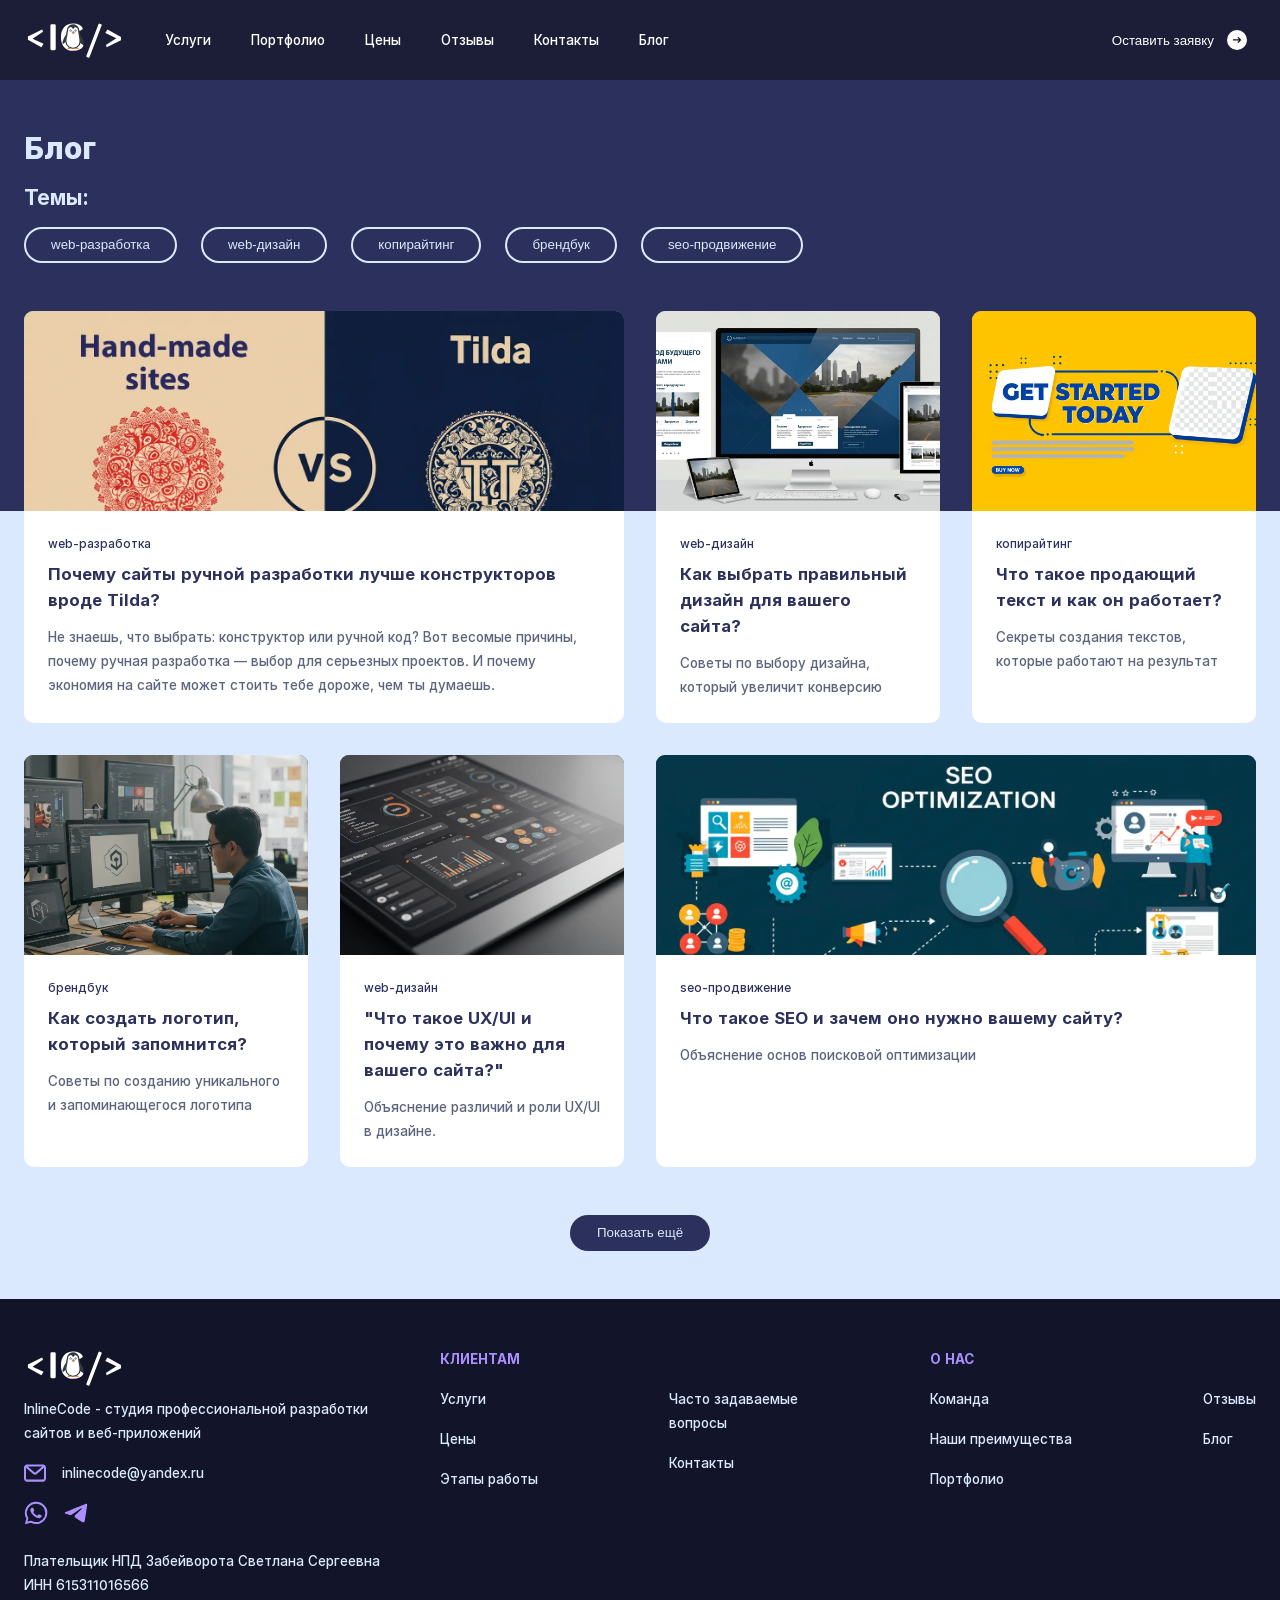
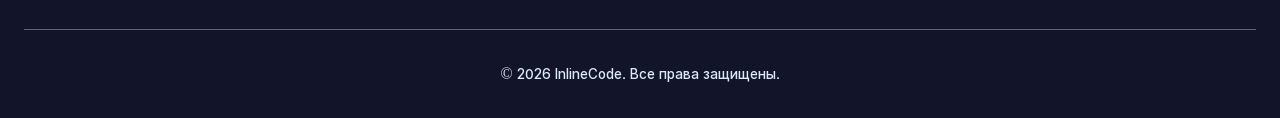
<file: blog/index.html>
<!doctype html><html class=Ua lang=ru><meta charset=UTF-8><meta name=viewport content="width=device-width"><meta name=color-scheme content="only light"><title>Блог студии разработки сайтов на заказ: InlineCode</title><meta name=description content="Блог студии разработки сайтов под ключ: делаем качественные сайты с использованием передовых технологий и методов разработки."><link rel=icon href=/favicon.ico sizes=32x32><link rel=icon media="(prefers-color-scheme: light)" type=image/svg+xml href=/favicon.svg><link rel=icon media="(prefers-color-scheme: dark)" type=image/svg+xml href=/favicon-white.svg><script type=module src=/_astro/ClientRouter.astro_astro_type_script_index_0_lang.DW16d_zL.js></script><link href=/_astro/global.BWoF3CnQ.css rel=stylesheet><meta name=astro-view-transitions-enabled content=true><meta name=astro-view-transitions-fallback content=animate><style>a[data-astro-cid-5tznm7mj][data-page]:where(:nth-child(5n+1 of :not([aria-hidden])),:nth-child(7n of :not([aria-hidden]))){@media (width>=71.875rem){grid-column:span 2}}.astro-route-announcer{clip:rect(0 0 0 0);clip-path:inset(50%);white-space:nowrap;width:1px;height:1px;position:absolute;top:0;left:0;overflow:hidden}</style><script type=module src=/_astro/page.DffPipBq.js></script><body class="Ua Va Wa Xa Ya g h"><header id=header class="Bh C Ch Ia ud wd"> <div class=e> <div class="Dh H b g i"> <nav class=Eh> <ul class="Fh Gh Hc"> <li> <a href=/#services class="Hh Ih _b db eb"> Услуги </a> <li> <a href=/#portfolio class="Hh Ih _b db eb"> Портфолио </a> <li> <a href=/#prices class="Hh Ih _b db eb"> Цены </a> <li> <a href=/#reviews class="Hh Ih _b db eb"> Отзывы </a> <li> <a href=/#contacts class="Hh Ih _b db eb"> Контакты </a> <li> <a href=/blog/ class="Hh Ih _b db eb"> Блог </a> </li> </ul> </nav> <button aria-label="Открыть меню" id=menu-hamburger class="Jh O aj bj g i j" data-hamburger=true> <svg id=menu-icon class="Xa Yi Zi ce de k" viewBox="0 0 100 80"> <line x1=20 y1=20 x2=80 y2=20 stroke=currentColor stroke-width=8 stroke-linecap=round class="_i ce de"/> <line x1=20 y1=40 x2=80 y2=40 stroke=currentColor stroke-width=8 stroke-linecap=round class="de oi"/> <line x1=20 y1=60 x2=80 y2=60 stroke=currentColor stroke-width=8 stroke-linecap=round class="_i ce de"/> </svg> </button> <a href=/ aria-label="Домашняя страница"> <svg width=163 height=61 fill=none aria-hidden=true viewBox="0 0 163 61" class="Kh Lh c"><title>Логотип студии разработки сайтов под ключ InlineCode</title><path fill=#fff d="M28.08 42.32 6.3 30.2v-5.22l22.98-11.34 1.44 3.66-16.98 11.04 17.82 8.28zM44.677 47q-2.052 0-2.051-2.197V7.186q0-2.198 2.05-2.198h4.454q2.05 0 2.05 2.198v37.617Q51.18 47 49.13 47zm14.91-21.006q0-10.107 5.127-16.055 5.127-5.947 14.795-5.947 5.567 0 9.434 1.729 3.867 1.728 5.45 5.01 1.053 2.167-.352 2.93l-3.516 1.874q-1.845.996-3.047-1.113-.762-1.349-2.842-2.432-2.05-1.083-4.834-1.084-6.151 0-8.613 3.897-2.46 3.867-2.46 11.191t2.46 11.22q2.46 3.868 8.613 3.868 3.31 0 5.567-1.494 2.285-1.495 3.164-2.842 1.435-2.198 3.047-1.113l3.515 2.344q1.436.965.293 2.93-1.7 2.928-5.83 5.009-4.13 2.08-10.049 2.08-9.521 0-14.736-5.947-5.185-5.948-5.185-16.055m41.865 32.08q-1.377-.527-.733-2.168l19.453-50.683q.645-1.64 1.992-1.114l2.373.909q1.377.527.733 2.168l-19.453 50.683q-.645 1.641-1.992 1.113zM133.53 42.32l-1.44-3.66 16.98-11.04-17.82-8.28 3.48-5.7 21.78 12.12v5.22z"/><path fill=#353A42 d="M95.912 32.394c-1.694-5.435-3.937-8.799-5.342-10.526-.773-4.818-1.661-9.484-1.858-10.053C87.342 7.847 83.61 5 79.22 5c-4.597 0-8.473 3.122-9.67 7.383-.133.473-.955 4.873-1.69 9.498-1.407 1.731-3.642 5.092-5.333 10.513-2.129 6.829 2.788 3.717 4.17.77a12.73 12.73 0 0 0 5.65 9.513 12.4 12.4 0 0 0 6.873 2.07 12.4 12.4 0 0 0 6.873-2.07 12.73 12.73 0 0 0 5.65-9.514c1.382 2.948 6.298 6.06 4.17-.769M79.22 42.523c-5.722 0-10.377-4.709-10.377-10.496 0-3.764 2.448-17.853 2.827-19.056.746-2.367 2.95-3.48 5.053-2.46 1.582.767 2.497 2.873 2.497 2.873s.66-2.054 2.2-2.78c2.358-1.113 4.845.54 5.404 2.868.309 1.287 2.772 14.742 2.772 18.555 0 5.787-4.655 10.496-10.376 10.496"/><path fill=#FF802A d="M72.346 42.758c-1.116.086-2.104.625-2.043 2.242h17.833c.061-1.617-.926-2.156-2.043-2.242a12.4 12.4 0 0 1-6.873 2.07 12.4 12.4 0 0 1-6.874-2.07"/><path fill=#fff d="M81.42 10.604c-1.54.726-2.2 2.78-2.2 2.78s-.915-2.105-2.497-2.873c-2.103-1.02-4.307.093-5.054 2.46-.379 1.204-2.826 15.292-2.826 19.056 0 5.787 4.655 10.496 10.376 10.496s10.376-4.708 10.376-10.496c0-3.813-2.463-17.267-2.772-18.554-.559-2.33-3.045-3.981-5.403-2.87m-1.926 6.316c1.54 0 2.127 1.842 2.127 1.842l-2.127 1.559-2.127-1.559s.587-1.842 2.127-1.842m-5.526-2.067a1.396 1.396 0 0 1 1.683-1.046c.75.18 1.214.942 1.035 1.702a1.395 1.395 0 0 1-1.682 1.046 1.413 1.413 0 0 1-1.036-1.702m9.467 1.702a1.396 1.396 0 0 1-1.682-1.046 1.41 1.41 0 0 1 1.035-1.702 1.395 1.395 0 0 1 1.682 1.046 1.414 1.414 0 0 1-1.035 1.702"/><path fill=#FF802A d="M81.622 18.762s-.588-1.842-2.128-1.842-2.127 1.842-2.127 1.842l2.127 1.559z"/><path fill=#fff stroke=#353A42 stroke-width=.5 d="M76.486 15.238a1.31 1.31 0 0 1-1.301 1.32 1.31 1.31 0 0 1-1.302-1.32c0-.731.585-1.32 1.302-1.32a1.31 1.31 0 0 1 1.301 1.32Zm8.071 0a1.31 1.31 0 0 1-1.302 1.32 1.31 1.31 0 0 1-1.302-1.32c0-.731.586-1.32 1.302-1.32a1.31 1.31 0 0 1 1.302 1.32Z"/><ellipse cx=75.495 cy=15.238 fill=#353A42 rx=.31 ry=.314 /><ellipse cx=83.565 cy=15.238 fill=#353A42 rx=.31 ry=.314 /></svg> </a> <button target=modal-contact-form class="Mh O Xa Xb Yb Zb _b ac bc cc dc ec g i rd"> Оставить заявку <div class="_b g i j la sb"> <svg fill=none aria-hidden=true viewBox="0 0 13 9" height=0.4375em><path stroke=#0F0C14 stroke-linecap=round stroke-linejoin=round stroke-width=2 d="M1 4.403h10.889M8.45 1l3.439 3.5L8.45 8"/></svg> </div> </button> </div> </div> </header> <script>!function(){let e=window.matchMedia("(max-width: 64rem)");function i(){let i,s,a;e.matches&&(s=document.querySelector("header"),a=document.querySelector("[data-hamburger]"),a?.addEventListener("click",()=>{if(i||(s?.insertAdjacentHTML("afterend",'<aside class="Vd ne fi ud Nb gi Bh hi wd ii Oa ji" data-sidebar tabindex="-1"> <div class="e"> <nav> <ul class="pc ki g h"> <li style="--delay:0ms" class="_a li mi Ad k g i ni Rg oi Wd pi qi"> <svg aria-hidden="true" width="1.7em" height="1.7em"> <use href="/icons.svg#sidebar-service-icon"></use> </svg> <a href="/#services"> <span class="x Nb"></span> Услуги </a> </li><li style="--delay:50ms" class="_a li mi Ad k g i ni Rg oi Wd pi qi"> <svg aria-hidden="true" width="1.7em" height="1.7em"> <use href="/icons.svg#sidebar-portfolio-icon"></use> </svg> <a href="/#portfolio"> <span class="x Nb"></span> Портфолио </a> </li><li style="--delay:100ms" class="_a li mi Ad k g i ni Rg oi Wd pi qi"> <svg aria-hidden="true" width="1.7em" height="1.7em"> <use href="/icons.svg#sidebar-price-icon"></use> </svg> <a href="/#prices"> <span class="x Nb"></span> Цены </a> </li><li style="--delay:150ms" class="_a li mi Ad k g i ni Rg oi Wd pi qi"> <svg aria-hidden="true" width="1.7em" height="1.7em"> <use href="/icons.svg#sidebar-reviews-icon"></use> </svg> <a href="/#reviews"> <span class="x Nb"></span> Отзывы </a> </li><li style="--delay:200ms" class="_a li mi Ad k g i ni Rg oi Wd pi qi"> <svg aria-hidden="true" width="1.7em" height="1.7em" class="yc"> <use href="/icons.svg#sidebar-contacts-icon"></use> </svg> <a href="/#contacts"> <span class="x Nb"></span> Контакты </a> </li><li style="--delay:250ms" class="_a li mi Ad k g i ni Rg oi Wd pi qi"> <svg aria-hidden="true" width="1.7em" height="1.7em"> <use href="/icons.svg#sidebar-blog-icon"></use> </svg> <a href="/blog"> <span class="x Nb"></span> Блог </a> </li> </ul> </nav> </div> </aside>'),(i=document.querySelector("aside")).addEventListener("click",e=>{e.target?.closest("a")&&a.click()})),a.classList.toggle("open"),i.dataset.active){delete i.dataset.active,delete document.body.dataset.lock;return}document.body.dataset.lock="true",i.dataset.active="true"}))}i(),document.addEventListener("astro:after-swap",i),e.addEventListener("change",i)}()</script> <div class="a b c" data-astro-cid-5tznm7mj></div> <main class="a d k t u v" data-astro-cid-5tznm7mj> <div id=blog-bg class="A B C w x y z" data-astro-cid-5tznm7mj></div> <div class=e data-astro-cid-5tznm7mj> <h2 class="G fb gb" data-astro-cid-5tznm7mj=true> Блог </h2> <div class="D E F G r" data-astro-cid-5tznm7mj> Темы: </div> <div data-filters class="G H I J g" data-astro-cid-5tznm7mj> <button data-filter=web-разработка aria-pressed=false class="K L M N O P Q R" data-astro-cid-5tznm7mj> web-разработка </button><button data-filter=web-дизайн aria-pressed=false class="K L M N O P Q R" data-astro-cid-5tznm7mj> web-дизайн </button><button data-filter=копирайтинг aria-pressed=false class="K L M N O P Q R" data-astro-cid-5tznm7mj> копирайтинг </button><button data-filter=брендбук aria-pressed=false class="K L M N O P Q R" data-astro-cid-5tznm7mj> брендбук </button><button data-filter=seo-продвижение aria-pressed=false class="K L M N O P Q R" data-astro-cid-5tznm7mj> seo-продвижение </button> </div> <div class="S T U V W" data-astro-cid-5tznm7mj> <a data-astro-prefetch data-page=0 href=/blog/tilda-vs-handmade-website/ data-category=web-разработка class="ka la ma" aria-describedby=tag-0 data-astro-cid-5tznm7mj> <div class=k data-astro-cid-5tznm7mj> <img class="C na oa pa qa ta" width=1390 height=750 src=/_astro/1.TzSy7XvT_1cOSPb.webp alt="Почему сайты ручной разработки лучше конструкторов вроде Tilda?" loading=eager data-astro-cid-5tznm7mj> <div class="C X x y" data-first-line=true data-astro-cid-5tznm7mj></div> </div> <div class=Y data-astro-cid-5tznm7mj> <div class="Z _" data-astro-cid-5tznm7mj>web-разработка</div> <h2 id=tag-0 class="aa r s" data-astro-cid-5tznm7mj> Почему сайты ручной разработки лучше конструкторов вроде Tilda? </h2> <p class=ba data-astro-cid-5tznm7mj>Не знаешь, что выбрать: конструктор или ручной код? Вот весомые причины, почему ручная разработка — выбор для серьезных проектов. И почему экономия на сайте может стоить тебе дороже, чем ты думаешь.</p> </div> </a><a data-astro-prefetch data-page=0 href=/blog/kak-vybrat-pravilnyy-dizayn-dlya-sayta/ data-category=web-дизайн class="ka la ma" aria-describedby=tag-1 data-astro-cid-5tznm7mj> <div class=k data-astro-cid-5tznm7mj> <img class="C na oa pa qa ta" width=1400 height=760 src=/_astro/2.CK0983iR_2hpIka.webp alt="Как выбрать правильный дизайн для вашего сайта?" loading=lazy data-astro-cid-5tznm7mj> <div class="C X x y" data-first-line=true data-astro-cid-5tznm7mj></div> </div> <div class=Y data-astro-cid-5tznm7mj> <div class="Z _" data-astro-cid-5tznm7mj>web-дизайн</div> <h2 id=tag-1 class="aa r s" data-astro-cid-5tznm7mj> Как выбрать правильный дизайн для вашего сайта? </h2> <p class=ba data-astro-cid-5tznm7mj>Советы по выбору дизайна, который увеличит конверсию</p> </div> </a><a data-astro-prefetch data-page=0 href=/blog/chto-takoe-prodayushchiy-tekst-i-kak-on-rabotaet/ data-category=копирайтинг class="ka la ma" aria-describedby=tag-2 data-astro-cid-5tznm7mj> <div class=k data-astro-cid-5tznm7mj> <img class="C na oa pa qa ta" width=1400 height=760 src=/_astro/3.h5KTBaOA_ZDdgF2.webp alt="Что такое продающий текст и как он работает?" loading=lazy data-astro-cid-5tznm7mj> <div class="C X x y" data-first-line=true data-astro-cid-5tznm7mj></div> </div> <div class=Y data-astro-cid-5tznm7mj> <div class="Z _" data-astro-cid-5tznm7mj>копирайтинг</div> <h2 id=tag-2 class="aa r s" data-astro-cid-5tznm7mj> Что такое продающий текст и как он работает? </h2> <p class=ba data-astro-cid-5tznm7mj>Секреты создания текстов, которые работают на результат</p> </div> </a><a data-astro-prefetch data-page=0 href=/blog/kak-sozdat-logotip-kotoryy-zapomnitsya/ data-category=брендбук class="ka la ma" aria-describedby=tag-3 data-astro-cid-5tznm7mj> <div class=k data-astro-cid-5tznm7mj> <img class="C na oa pa qa ta" width=1408 height=768 src=/_astro/4.DIgcL8Zj_Z1718B2.webp alt="Как создать логотип, который запомнится?" loading=lazy data-astro-cid-5tznm7mj> <div class="C X x y" data-first-line=true data-astro-cid-5tznm7mj></div> </div> <div class=Y data-astro-cid-5tznm7mj> <div class="Z _" data-astro-cid-5tznm7mj>брендбук</div> <h2 id=tag-3 class="aa r s" data-astro-cid-5tznm7mj> Как создать логотип, который запомнится? </h2> <p class=ba data-astro-cid-5tznm7mj>Советы по созданию уникального и запоминающегося логотипа</p> </div> </a><a data-astro-prefetch data-page=0 href=/blog/chto-takoe-ux-ui-i-pochemu-eto-vazhno-dlya-sayta/ data-category=web-дизайн class="ka la ma" aria-describedby=tag-4 data-astro-cid-5tznm7mj> <div class=k data-astro-cid-5tznm7mj> <img class="C na oa pa qa ta" width=1408 height=768 src=/_astro/5.Cv6drbA__1hpm4C.webp alt='"Что такое UX/UI и почему это важно для вашего сайта?"' loading=lazy data-astro-cid-5tznm7mj> <div class="C X x y" data-first-line=true data-astro-cid-5tznm7mj></div> </div> <div class=Y data-astro-cid-5tznm7mj> <div class="Z _" data-astro-cid-5tznm7mj>web-дизайн</div> <h2 id=tag-4 class="aa r s" data-astro-cid-5tznm7mj> "Что такое UX/UI и почему это важно для вашего сайта?" </h2> <p class=ba data-astro-cid-5tznm7mj>Объяснение различий и роли UX/UI в дизайне.</p> </div> </a><a data-astro-prefetch data-page=0 href=/blog/why-do-you-need-seo/ data-category=seo-продвижение class="ka la ma" aria-describedby=tag-5 data-astro-cid-5tznm7mj> <div class=k data-astro-cid-5tznm7mj> <img class="C na oa pa qa ta" width=1400 height=760 src=/_astro/6.CTvqwn_W_Z1KaI2J.webp alt="Что такое SEO и зачем оно нужно вашему сайту?" loading=lazy data-astro-cid-5tznm7mj> <div class="C X x y" data-first-line=true data-astro-cid-5tznm7mj></div> </div> <div class=Y data-astro-cid-5tznm7mj> <div class="Z _" data-astro-cid-5tznm7mj>seo-продвижение</div> <h2 id=tag-5 class="aa r s" data-astro-cid-5tznm7mj> Что такое SEO и зачем оно нужно вашему сайту? </h2> <p class=ba data-astro-cid-5tznm7mj>Объяснение основ поисковой оптимизации</p> </div> </a><a data-astro-prefetch data-page=1 aria-hidden=true href=/blog/kak-studiya-inlinecode-rabotaet-s-klientami-ot-brifa-do-rezultata/ data-category=web-разработка class="ka la ma" aria-describedby=tag-6 data-astro-cid-5tznm7mj> <div class=k data-astro-cid-5tznm7mj> <img class="C na oa pa qa ta" width=1408 height=768 src=/_astro/7.B_Jt6Zbw_ZPHlYx.webp alt="Как студия InlineCode работает с клиентами: от брифа до результата" loading=lazy data-astro-cid-5tznm7mj> <div class="C X x y" data-first-line=true data-astro-cid-5tznm7mj></div> </div> <div class=Y data-astro-cid-5tznm7mj> <div class="Z _" data-astro-cid-5tznm7mj>web-разработка</div> <h2 id=tag-6 class="aa r s" data-astro-cid-5tznm7mj> Как студия InlineCode работает с клиентами: от брифа до результата </h2> <p class=ba data-astro-cid-5tznm7mj>Этапы создания успешного сайта </p> </div> </a> </div> </div> <button id=show-more class="G K O P Q R a ca da ea fa ga ha ia ja q" data-astro-cid-5tznm7mj> Показать ещё </button> </main> <footer class="G ab" aria-labelledby=footer-heading> <h2 id=footer-heading class=jd>Footer</h2> <div class=e> <div class="Df H Ie g h"> <div class=Nh> <a href=/ aria-label="Домашняя страница"><svg width=163 height=61 fill=none aria-hidden=true viewBox="0 0 163 61" class="Kh Lh c"><title>Логотип студии разработки сайтов под ключ InlineCode</title><path fill=#fff d="M28.08 42.32 6.3 30.2v-5.22l22.98-11.34 1.44 3.66-16.98 11.04 17.82 8.28zM44.677 47q-2.052 0-2.051-2.197V7.186q0-2.198 2.05-2.198h4.454q2.05 0 2.05 2.198v37.617Q51.18 47 49.13 47zm14.91-21.006q0-10.107 5.127-16.055 5.127-5.947 14.795-5.947 5.567 0 9.434 1.729 3.867 1.728 5.45 5.01 1.053 2.167-.352 2.93l-3.516 1.874q-1.845.996-3.047-1.113-.762-1.349-2.842-2.432-2.05-1.083-4.834-1.084-6.151 0-8.613 3.897-2.46 3.867-2.46 11.191t2.46 11.22q2.46 3.868 8.613 3.868 3.31 0 5.567-1.494 2.285-1.495 3.164-2.842 1.435-2.198 3.047-1.113l3.515 2.344q1.436.965.293 2.93-1.7 2.928-5.83 5.009-4.13 2.08-10.049 2.08-9.521 0-14.736-5.947-5.185-5.948-5.185-16.055m41.865 32.08q-1.377-.527-.733-2.168l19.453-50.683q.645-1.64 1.992-1.114l2.373.909q1.377.527.733 2.168l-19.453 50.683q-.645 1.641-1.992 1.113zM133.53 42.32l-1.44-3.66 16.98-11.04-17.82-8.28 3.48-5.7 21.78 12.12v5.22z"/><path fill=#353A42 d="M95.912 32.394c-1.694-5.435-3.937-8.799-5.342-10.526-.773-4.818-1.661-9.484-1.858-10.053C87.342 7.847 83.61 5 79.22 5c-4.597 0-8.473 3.122-9.67 7.383-.133.473-.955 4.873-1.69 9.498-1.407 1.731-3.642 5.092-5.333 10.513-2.129 6.829 2.788 3.717 4.17.77a12.73 12.73 0 0 0 5.65 9.513 12.4 12.4 0 0 0 6.873 2.07 12.4 12.4 0 0 0 6.873-2.07 12.73 12.73 0 0 0 5.65-9.514c1.382 2.948 6.298 6.06 4.17-.769M79.22 42.523c-5.722 0-10.377-4.709-10.377-10.496 0-3.764 2.448-17.853 2.827-19.056.746-2.367 2.95-3.48 5.053-2.46 1.582.767 2.497 2.873 2.497 2.873s.66-2.054 2.2-2.78c2.358-1.113 4.845.54 5.404 2.868.309 1.287 2.772 14.742 2.772 18.555 0 5.787-4.655 10.496-10.376 10.496"/><path fill=#FF802A d="M72.346 42.758c-1.116.086-2.104.625-2.043 2.242h17.833c.061-1.617-.926-2.156-2.043-2.242a12.4 12.4 0 0 1-6.873 2.07 12.4 12.4 0 0 1-6.874-2.07"/><path fill=#fff d="M81.42 10.604c-1.54.726-2.2 2.78-2.2 2.78s-.915-2.105-2.497-2.873c-2.103-1.02-4.307.093-5.054 2.46-.379 1.204-2.826 15.292-2.826 19.056 0 5.787 4.655 10.496 10.376 10.496s10.376-4.708 10.376-10.496c0-3.813-2.463-17.267-2.772-18.554-.559-2.33-3.045-3.981-5.403-2.87m-1.926 6.316c1.54 0 2.127 1.842 2.127 1.842l-2.127 1.559-2.127-1.559s.587-1.842 2.127-1.842m-5.526-2.067a1.396 1.396 0 0 1 1.683-1.046c.75.18 1.214.942 1.035 1.702a1.395 1.395 0 0 1-1.682 1.046 1.413 1.413 0 0 1-1.036-1.702m9.467 1.702a1.396 1.396 0 0 1-1.682-1.046 1.41 1.41 0 0 1 1.035-1.702 1.395 1.395 0 0 1 1.682 1.046 1.414 1.414 0 0 1-1.035 1.702"/><path fill=#FF802A d="M81.622 18.762s-.588-1.842-2.128-1.842-2.127 1.842-2.127 1.842l2.127 1.559z"/><path fill=#fff stroke=#353A42 stroke-width=.5 d="M76.486 15.238a1.31 1.31 0 0 1-1.301 1.32 1.31 1.31 0 0 1-1.302-1.32c0-.731.585-1.32 1.302-1.32a1.31 1.31 0 0 1 1.301 1.32Zm8.071 0a1.31 1.31 0 0 1-1.302 1.32 1.31 1.31 0 0 1-1.302-1.32c0-.731.586-1.32 1.302-1.32a1.31 1.31 0 0 1 1.302 1.32Z"/><ellipse cx=75.495 cy=15.238 fill=#353A42 rx=.31 ry=.314 /><ellipse cx=83.565 cy=15.238 fill=#353A42 rx=.31 ry=.314 /></svg></a> <p class="G Oh"> InlineCode - студия профессиональной разработки сайтов и веб-приложений </p> <div class="D _a g ha i k"> <svg width=1.375em height=1.125em fill=none aria-hidden=true viewBox="0 0 22 18" class="c md"><path fill=#AC8FFF fill-rule=evenodd d="M19 .466c1.657 0 3 1.444 3 3.224v10.75c0 1.78-1.343 3.224-3 3.224H3c-1.657 0-3-1.444-3-3.225V3.69C0 1.91 1.343.466 3 .466zm-.747 2.15H3.747l6.633 5.628a.946.946 0 0 0 1.24 0zM2 3.872v10.567c0 .594.448 1.075 1 1.075h16c.552 0 1-.481 1-1.075V3.872l-7.141 6.06a2.84 2.84 0 0 1-3.718 0z" clip-rule=evenodd /></svg> <a class=ld href=mailto:inlinecode@yandex.ru><span class="Nb x"></span>inlinecode@yandex.ru</a> </div> <div class="D _a g"> <a target=_blank href="https://wa.me/79515227332?text=Здравствуйте! Хотел бы заказать у вас сайт. Когда можно обсудить детали?" rel=nofollow aria-label="Заказ сайта в Telegram"> <svg width=1.5em height=1.5em fill=none aria-hidden=true viewBox="0 0 24 24" class=yc><g fill=currentColor clip-path=url(#a)><path d="M17.13 14.196c-.285-.134-1.65-.807-1.905-.912s-.435-.135-.63.15c-.195.284-.72.897-.885 1.092-.165.194-.315.209-.6 0a7.7 7.7 0 0 1-2.235-1.377 7.9 7.9 0 0 1-1.5-1.93c-.165-.269 0-.418.12-.568s.27-.314.42-.479q.165-.214.27-.463a.57.57 0 0 0 0-.494c0-.135-.63-1.496-.87-2.05s-.45-.478-.615-.478h-.6a1.08 1.08 0 0 0-.75.344 3.14 3.14 0 0 0-.975 2.319A5.36 5.36 0 0 0 7.5 12.267a12.47 12.47 0 0 0 4.785 4.188c.66.284 1.17.449 1.575.584.569.171 1.17.207 1.755.104a2.9 2.9 0 0 0 1.89-1.316c.173-.416.23-.87.165-1.316-.075-.105-.255-.18-.54-.315"/><path d="M19.935 4.01A11.04 11.04 0 0 0 12 .747c-1.953.01-3.868.532-5.556 1.511a11.14 11.14 0 0 0-4.06 4.072 11.1 11.1 0 0 0 .001 11.097l-1.5 5.759 5.91-1.496a11.1 11.1 0 0 0 5.325 1.346H12c2.217.015 4.388-.63 6.236-1.85a11.14 11.14 0 0 0 4.141-5.005 11.1 11.1 0 0 0-2.442-12.173M12 21.122a9.2 9.2 0 0 1-4.725-1.302l-.33-.194-3.51.912.93-3.41-.21-.344A9.224 9.224 0 0 1 6.253 4.678a9.287 9.287 0 0 1 12.302.663 9.15 9.15 0 0 1 2.715 6.537 9.25 9.25 0 0 1-2.72 6.532A9.3 9.3 0 0 1 12 21.124"/></g><defs><clipPath id=a><path fill=#fff d="M0 0h24v23.934H0z"/></clipPath></defs></svg> </a> <a target=_blank href="https://t.me/InlineCode_chat?text=Здравствуйте! Хотел бы заказать у вас сайт. Когда можно обсудить детали?" rel=nofollow aria-label="Заказать создание сайта через WhatsApp"> <svg width=1.5em height=1.5em fill=none aria-hidden=true viewBox="0 0 24 24" class=yc><path fill=currentColor d="M21.294 2.906C18.34 4.126 5.679 9.356 2.18 10.782c-2.346.913-.973 1.769-.973 1.769s2.003.685 3.72 1.198c1.717.514 2.632-.057 2.632-.057l8.07-5.421c2.86-1.94 2.174-.343 1.487.342a217 217 0 0 1-6.009 5.707c-.915.8-.457 1.484-.057 1.826 1.488 1.256 5.551 3.824 5.78 3.995 1.209.854 3.587 2.082 3.949-.513l1.43-8.96c.458-3.025.916-5.821.973-6.62.172-1.94-1.888-1.142-1.888-1.142"/></svg> </a> </div> <div class="dg va"> <p class=G> Плательщик НПД Забейворота Светлана Сергеевна </p> <div class=G>ИНН 615311016566</div> </div> </div> <div class="Ib J Ph Qh Rh Sh Th d g"> <div class="Wh Xh Yh Zh _a _h g h nf"> <ul class="_a g h"> <li class="r yc">КЛИЕНТАМ</li> <li> <a class=Uh href=/#services> Услуги </a> <li> <a class=Uh href=/#prices> Цены </a> <li> <a class=Uh href=/#stages> Этапы работы </a> </li> </ul> <ul class="_a g h"> <li class="Hc Vh he qf r"> КЛИЕНТАМ </li> <li> <a class=Uh href=/#faq> Часто задаваемые <br> вопросы </a> <li> <a class=Uh href=/#contacts> Контакты </a> </li> </ul> </div><div class="Wh Xh Yh _a g h nf"> <ul class="_a g h"> <li class="r yc">О НАС</li> <li> <a class=Uh href=/#team> Команда </a> <li> <a class=Uh href=/#advantages> Наши преимущества </a> <li> <a class=Uh href=/#portfolio> Портфолио </a> </li> </ul> <ul class="_a g h"> <li class="Hc Vh he qf r"> О НАС </li> <li> <a class=Uh href=/#reviews> Отзывы </a> <li> <a class=Uh href=/blog/> Блог </a> </li> </ul> </div> </div> </div> <hr class=ba> <p class="G mf p"> © 2026 InlineCode. Все права защищены. </p> </div> </footer> <dialog class="C Ni Ua cj dj ej i j" id=modal-contact-form tabindex=-1> <div class="C Ka e"> <div class="Ta fa k td"> <form id=form-modal-contact-form data-contact-form class="K Vd Wi Xi w" novalidate> <div class="Md T U t"> <div data-group class=Vd> <div class=k> <input id=modal-contact-form-name type=text name=name class="C Ji Ki Li Mi Ni Oa Oi P ka mi" aria-required=true autocomplete=given-name> <label for=modal-contact-form-name class="Ia Li Pi Qi _e r w x"> Имя* </label> <svg width=1.5em height=1.5em fill=none aria-hidden=true viewBox="0 0 24 24" class="Ri _e eg x"><path stroke=#2B315C stroke-linecap=round stroke-linejoin=round stroke-width=2 d="M5 21a7 7 0 1 1 14 0M16 7a4 4 0 1 1-8 0 4 4 0 0 1 8 0"/></svg> </div> <span role=alert class="Bi Ci Hc Oh Si"> *Обязательное поле </span> </div><div data-group class=Vd> <div class=k> <input id=modal-contact-form-email type=email name=email class="C Ji Ki Li Mi Ni Oa Oi P ka mi" aria-required=false autocomplete=email inputmode=email> <label for=modal-contact-form-email class="Ia Li Pi Qi _e r w x"> Email </label> <svg width=1.5em height=1.5em fill=none aria-hidden=true viewBox="0 0 24 24" class="Ri _e eg x"><path stroke=#1C274C stroke-width=1.5 d="M2 12c0-3.771 0-5.657 1.172-6.828S6.229 4 10 4h4c3.771 0 5.657 0 6.828 1.172S22 8.229 22 12s0 5.657-1.172 6.828S17.771 20 14 20h-4c-3.771 0-5.657 0-6.828-1.172S2 15.771 2 12Z"/><path stroke=#1C274C stroke-linecap=round stroke-width=1.5 d="m6 8 2.159 1.8c1.837 1.53 2.755 2.295 3.841 2.295s2.005-.765 3.841-2.296L18 8"/></svg> </div> <span role=alert class="Bi Ci Hc Oh Si"> *Обязательное поле </span> </div><div data-group class=Vd> <div class=k> <input id=modal-contact-form-mobile type=text name=mobile class="C Ji Ki Li Mi Ni Oa Oi P ka mi" aria-required=true autocomplete=tel inputmode=tel> <label for=modal-contact-form-mobile class="Ia Li Pi Qi _e r w x"> Телефон* </label> <svg width=1.5em height=1.688em fill=none aria-hidden=true viewBox="0 0 24 27" class="Ri _e eg x"><path fill=currentColor d="m15.094 16.04.514-.54-1.194-1.265-.513.539zm2.24-.765 2.154 1.236.809-1.568-2.156-1.236zm2.57 3.691-1.603 1.68 1.193 1.266 1.602-1.68zm-2.58 2.222c-1.635.16-5.867.017-10.449-4.787l-1.193 1.265c5 5.243 9.759 5.5 11.8 5.299zM6.875 16.4c-4.367-4.58-5.09-8.432-5.18-10.103L.004 6.4c.113 2.103 1.009 6.371 5.677 11.266zm1.552-7.353.323-.34-1.193-1.265-.324.34zm.58-4.664L7.586 2.38 6.231 3.45l1.422 2.004zm-6.206-2.44L1.03 3.801l1.192 1.265 1.77-1.857zM7.83 8.415a31 31 0 0 0-.598-.63l-.002.001-.003.004-.058.068a1.9 1.9 0 0 0-.27.498c-.115.322-.176.747-.099 1.274.151 1.029.824 2.389 2.546 4.194l1.193-1.265c-1.612-1.69-1.996-2.718-2.067-3.203-.034-.23.001-.344.011-.371q.01-.025.002-.007a.3.3 0 0 1-.036.046l-.01.011-.01.012c-.002 0-.002.001-.599-.632m1.516 5.41c1.722 1.806 3.018 2.509 3.996 2.667.5.08.902.016 1.208-.104a1.7 1.7 0 0 0 .473-.28l.064-.062.004-.003.001-.002c.001 0 .002-.002-.595-.634-.596-.633-.595-.634-.595-.635l.002-.001.003-.004.006-.006.054-.047q.016-.01-.008.002c-.028.01-.138.048-.36.012-.467-.075-1.449-.48-3.06-2.169zM7.586 2.38C6.435.76 4.173.504 2.8 1.944l1.193 1.265c.6-.628 1.665-.564 2.237.24zM1.693 6.298c-.022-.411.157-.842.53-1.232L1.03 3.801C.424 4.436-.053 5.336.005 6.4zM18.3 20.647c-.31.325-.642.508-.977.54l.157 1.778c.83-.082 1.508-.523 2.013-1.053zM8.75 8.709c1.11-1.165 1.192-3.007.257-4.325l-1.355 1.07c.455.64.388 1.482-.096 1.99zm10.737 7.802c.923.529 1.067 1.772.415 2.455l1.194 1.266c1.512-1.586 1.045-4.231-.8-5.29zm-3.88-1.01c.433-.455 1.13-.567 1.725-.226l.808-1.568c-1.222-.7-2.74-.507-3.727.528z"/></svg> </div> <span role=alert class="Bi Ci Hc Oh Si"> *Обязательное поле </span> </div><div data-group> <div class=k> <input id=modal-contact-form-money type=text name=money class="C Ji Ki Li Mi Ni Oa Oi P ka mi" aria-required=false autocomplete=off> <label for=modal-contact-form-money class="Ia Li Pi Qi _e r w x"> Планируемый бюджет </label> <svg width=1.5em height=1.5em fill=none aria-hidden=true viewBox="0 0 24 24" class="Ri _e eg x"><path stroke=#2B315C stroke-width=1.5 d="M2 14c0-3.771 0-5.657 1.172-6.828S6.229 6 10 6h4c3.771 0 5.657 0 6.828 1.172S22 10.229 22 14s0 5.657-1.172 6.828S17.771 22 14 22h-4c-3.771 0-5.657 0-6.828-1.172S2 17.771 2 14Zm14-8c0-1.886 0-2.828-.586-3.414S13.886 2 12 2s-2.828 0-3.414.586S8 4.114 8 6"/><path stroke=#2B315C stroke-linecap=round stroke-width=1.5 d="M12 17.333c1.105 0 2-.746 2-1.666S13.105 14 12 14s-2-.746-2-1.667c0-.92.895-1.666 2-1.666m0 6.666c-1.105 0-2-.746-2-1.666m2 1.666V18m0-7.333V10m0 .667c1.105 0 2 .746 2 1.666"/></svg> </div> </div> </div> <div class="D k"> <label for=modal-contact-form-form-modal-contact-form class="k r ri t w xc">Расскажите о том, что вы хотите реализовать </label> <div class="C Ji Ni Oa P gj jj ka kj"> <textarea class="C Li fj ga gj hj ij th" id=modal-contact-form-form-modal-contact-form name=message></textarea> </div> <script type=module>document.addEventListener("astro:page-load",()=>{document.querySelectorAll("textarea").forEach(e=>{e.addEventListener("input",()=>{let t=e.scrollHeight;e.style.height="auto",e.style.height=`${e.scrollHeight}px`,t>190?(e.style.maxHeight="190px",e.style.overflowY="scroll"):(e.style.overflowY="hidden",e.style.maxHeight="none")})})})</script> </div> <p class="Oh ba si ti"> Заполняя данную форму вы соглашаетесь на обработку персональных данных “InlineCode” в соответствии с законом №152-Ф3 “О персональных данных” <a class=Dg href=/_astro/politica.D0fZ4gIV.pdf download rel=nofollow aria-label="Документ политики конфиденциальности">политика конфиденциальности.</a> </p> <div class="Ei Mh ha k"> <img src=/_astro/pen-business.0-11Z_IM_14fn2z.webp alt="Оставить заявку для сайта под ключ" loading=lazy decoding=async fetchpriority=auto width=603 height=441 class="Cc Ti Ui Vi x"> <button type=submit class="Fi G Hd O Q R Sb U Vd _b a"> <span class="Gi bd cd">Отправить</span> <span class="Hc Hi Ii _b bd cd sb"></span> </button> </div> <script type=module src=/_astro/ContactForm.astro_astro_type_script_index_0_lang.y6fOp714.js></script> </form> <input form=form-modal-contact-form type=hidden name=smile value=:(> <div class="Ad Ia Ja O P _b _e bi ci di g gf i j x" data-target-close=modal-contact-form> <svg width=14 height=14 fill=none aria-hidden=true viewBox="0 0 14 14" class="Ka ai"><path fill=#DBE9FF d="m8.957 6.872 4.096-4.095c.596-.596.596-1.49 0-2.085-.223-.298-.596-.522-.968-.522a1.47 1.47 0 0 0-1.043.447l-4.17 4.17L2.777.692C2.18.096 1.213.096.69.692a1.3 1.3 0 0 0-.52 1.042c0 .447.148.745.446 1.043l4.096 4.095-4.096 4.096c-.223.298-.447.67-.447 1.117 0 .372.15.745.447 1.043s.67.447 1.043.447a1.47 1.47 0 0 0 1.042-.447l4.096-4.096 4.096 4.096c.595.595 1.563.595 2.085 0 .595-.596.595-1.564 0-2.085z"/></svg> </div> </div> </div> </dialog> <script type=module>document.addEventListener("astro:page-load",()=>{document.querySelectorAll("dialog").forEach(e=>{let t=document.querySelectorAll(`[target=${e.id}]`),d=document.querySelectorAll(`[data-target-close=${e.id}]`);e.addEventListener("click",t=>{t.target===e&&e.close()}),e.addEventListener("close",()=>{delete document.body.dataset.lock}),t.forEach(t=>{t.addEventListener("click",()=>{e.showModal(),document.body.dataset.lock="true"})}),d.forEach(t=>{t.addEventListener("click",()=>{e.close()})})})})</script> <script type=module>document.addEventListener("astro:page-load",()=>{document.querySelectorAll("[data-close]").forEach(e=>{let l=e.closest("[data-close-parent]");e.addEventListener("click",()=>{l&&(l.classList.remove("grid","flex","block","inline-block","table"),l.classList.add("hidden"))})})})</script> <script type=module>document.addEventListener("astro:page-load",()=>{let e,d,t=((e=document.createElement("div")).style.visibility="hidden",e.style.overflow="scroll",document.body.appendChild(e),d=e.offsetWidth-e.clientWidth,e.parentNode.removeChild(e),d);document.body.style.setProperty("--scrollbar-width",t+"px"),new ResizeObserver(e=>{document.body.dataset.lock&&document.body.scrollHeight>window.innerHeight?document.body.style.paddingRight=`${t}px`:document.body.style.paddingRight=""}).observe(document.body)})</script> <script type=module>let t=e=>!!document.querySelector(`[data-page="${e+1}"]`);document.addEventListener("astro:page-load",()=>{let e=document.getElementById("show-more"),r=document.getElementById("blog-bg"),a=0,i=document.querySelectorAll("[data-category]"),d=document.querySelectorAll("button[data-filter]"),n=document.querySelector("[data-filters]"),o=r=>{let n=r.target,o=n?.dataset?.filter;if(!o)return;if("true"===n.getAttribute("aria-pressed"))return i.forEach((e,r)=>{e.setAttribute("data-page",Math.floor(r/6)),+e.getAttribute("data-page")>a?e.setAttribute("aria-hidden","true"):e.removeAttribute("aria-hidden")}),n.setAttribute("aria-pressed","false"),e?.setAttribute("hidden",!t(a)+""),void requestAnimationFrame(u);d.forEach(e=>e.setAttribute("aria-pressed",e.getAttribute("data-filter")===o));let s=!1,l=0;i.forEach((e,r)=>{e.getAttribute("data-category")!==o?(e.removeAttribute("data-page"),e.setAttribute("aria-hidden","true")):(e.setAttribute("data-page",Math.floor(l/6)),+e.getAttribute("data-page")>a?e.setAttribute("aria-hidden","true"):e.removeAttribute("aria-hidden"),s||(s=!0,requestAnimationFrame(u)),l++)}),e?.setAttribute("hidden",!t(a)+"")};function u(){let e=document.querySelector("[data-category]:not([aria-hidden]) [data-first-line]");e&&r?.style.setProperty("--blob-bg-height",e.parentElement.offsetParent.offsetHeight-(e.offsetTop+e.parentElement.offsetTop+1)+"px")}t(a)||e?.setAttribute("hidden","true"),u(),window.addEventListener("resize",u),e?.addEventListener("click",()=>{a++,document.querySelectorAll(`[data-page="${a}"]`).forEach(e=>{e.removeAttribute("aria-hidden")}),t(a)||e?.setAttribute("hidden","true"),requestAnimationFrame(u)}),window.addEventListener("load",u),n?.addEventListener("click",e=>{document.startViewTransition?document.startViewTransition(()=>o(e)):o(e)})})</script>
</file>
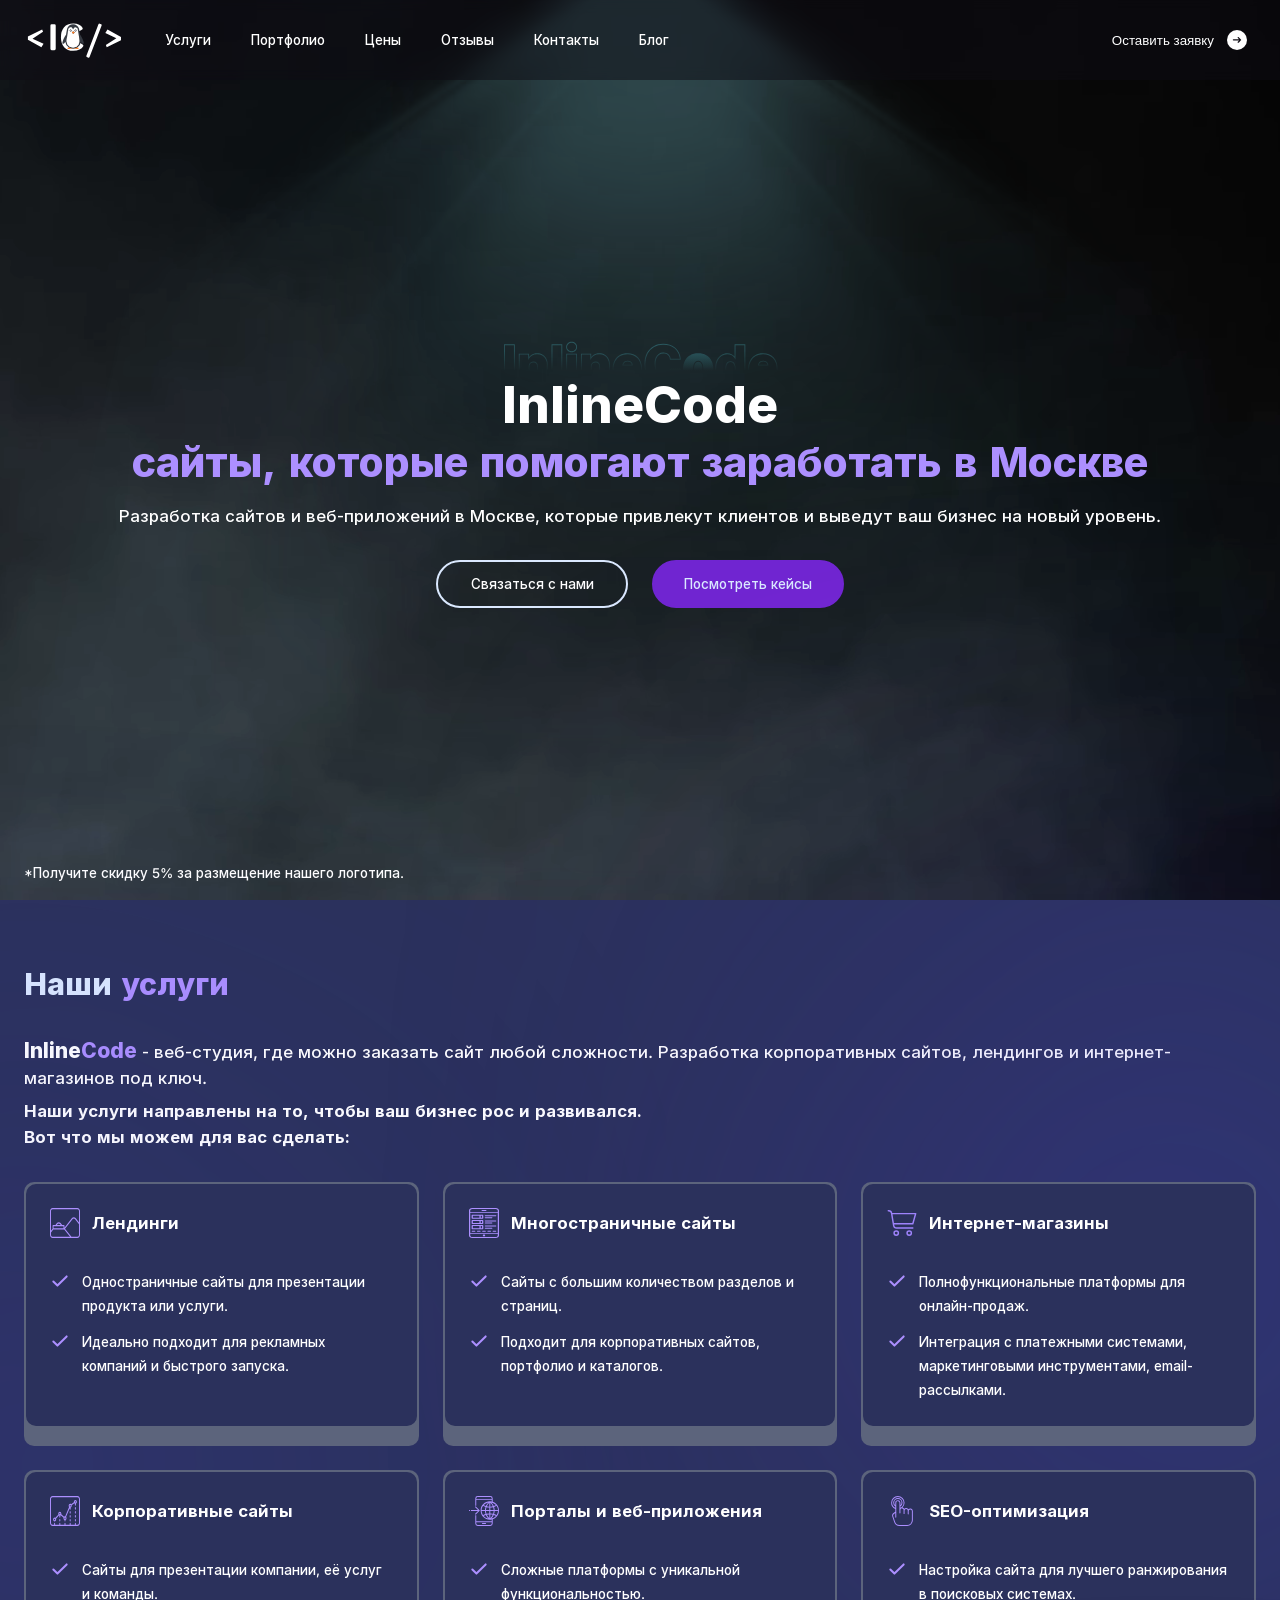
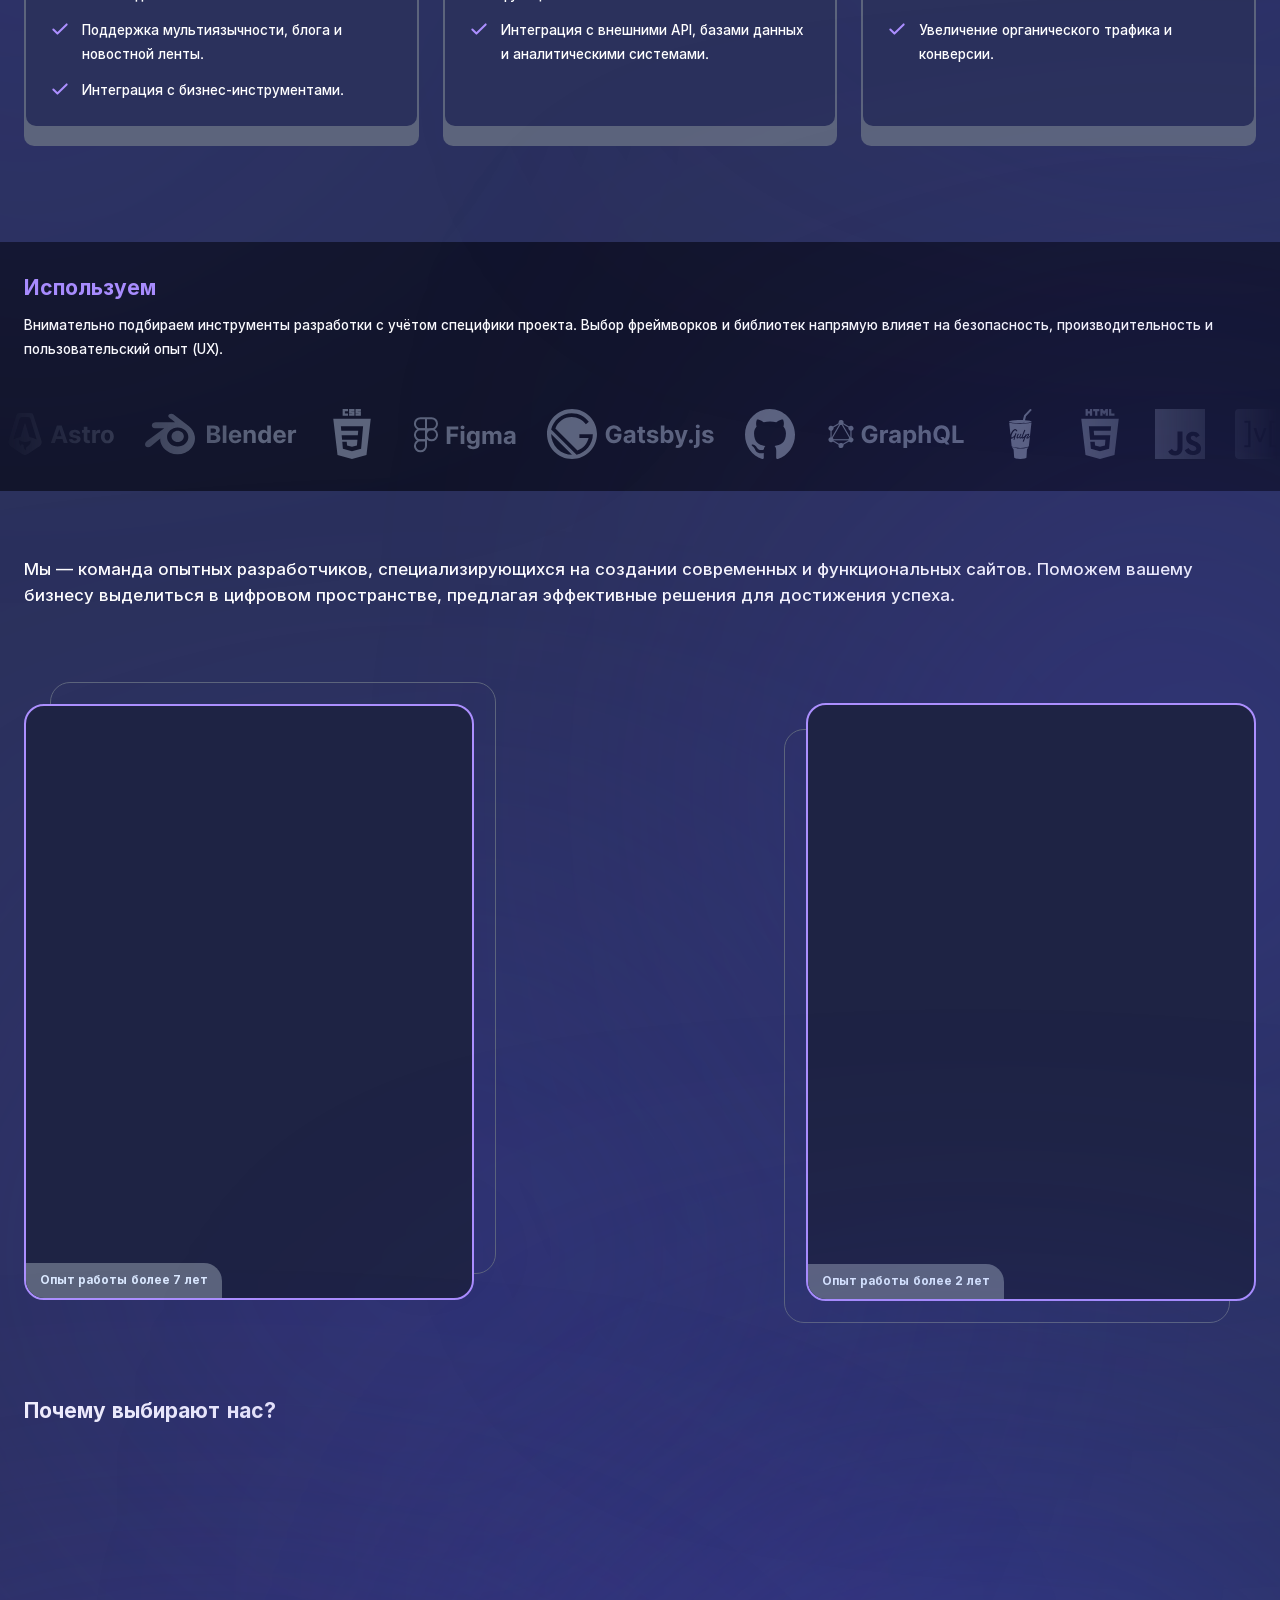
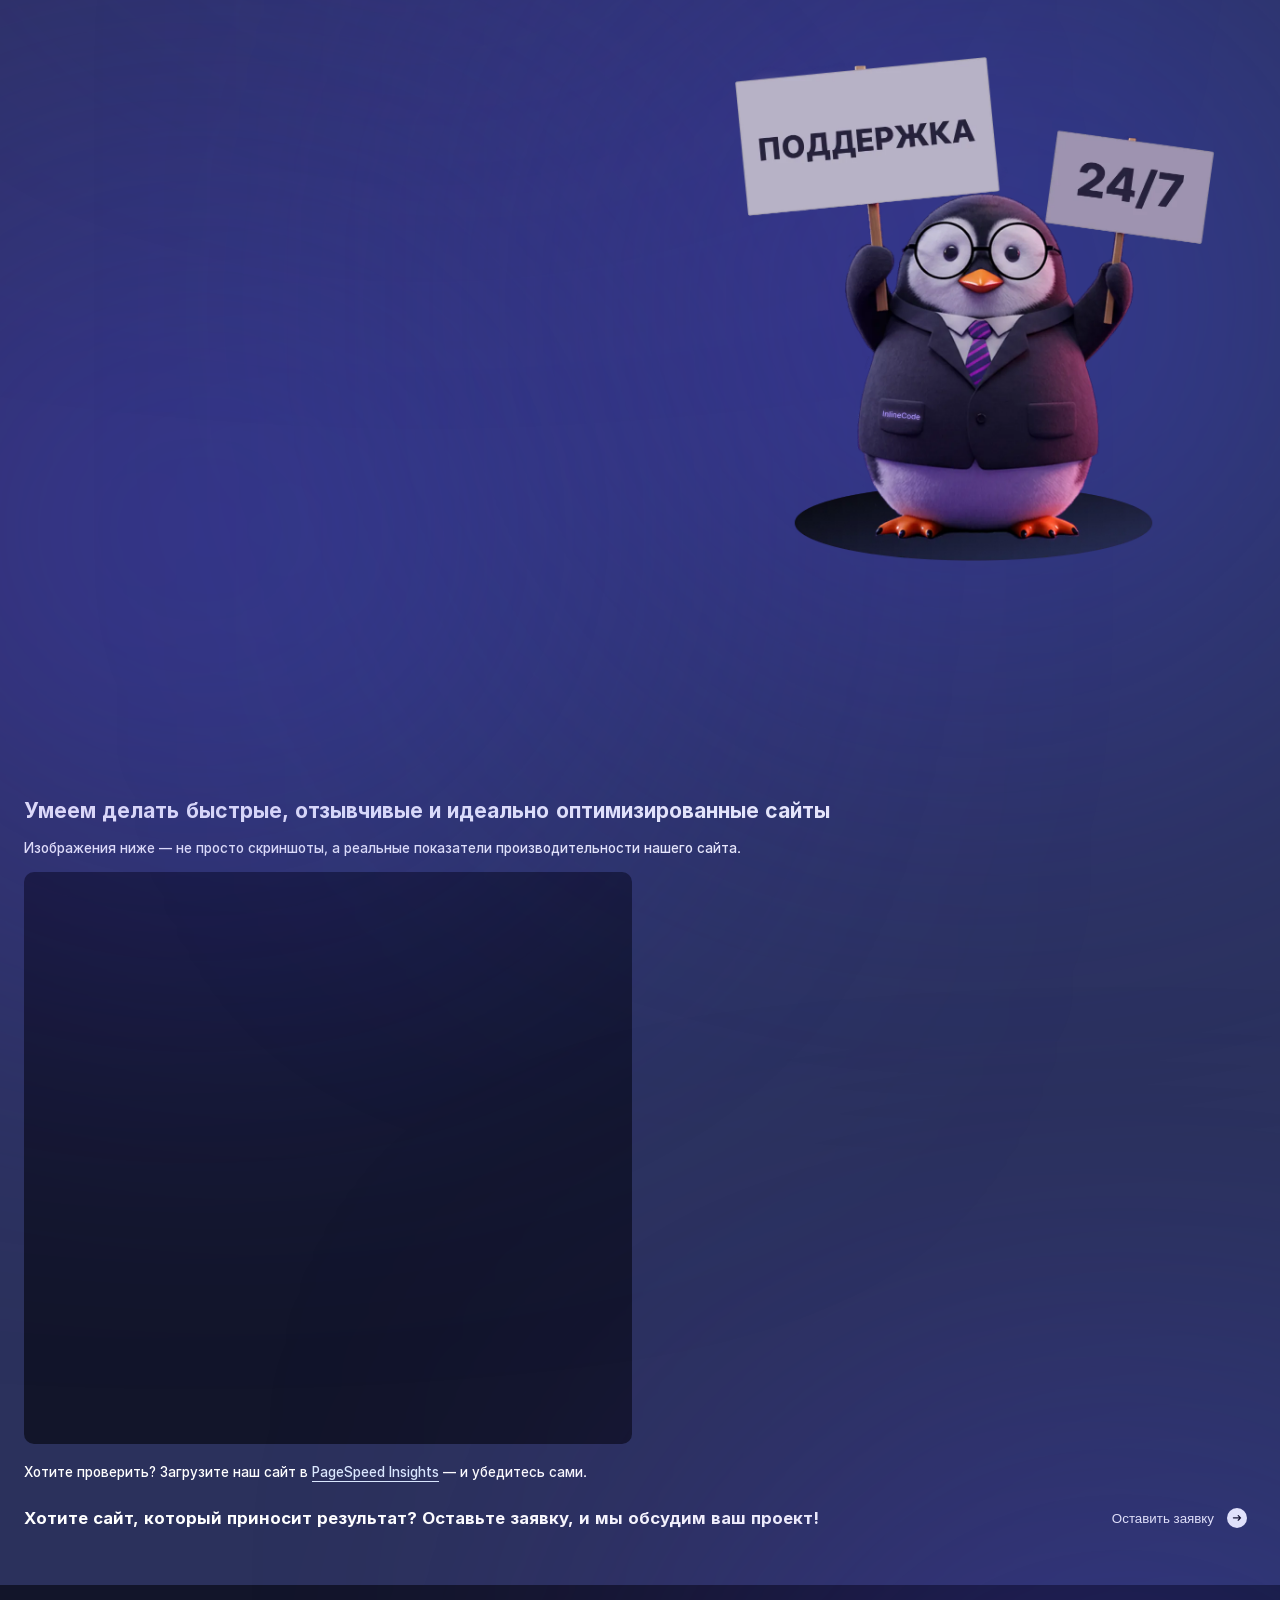
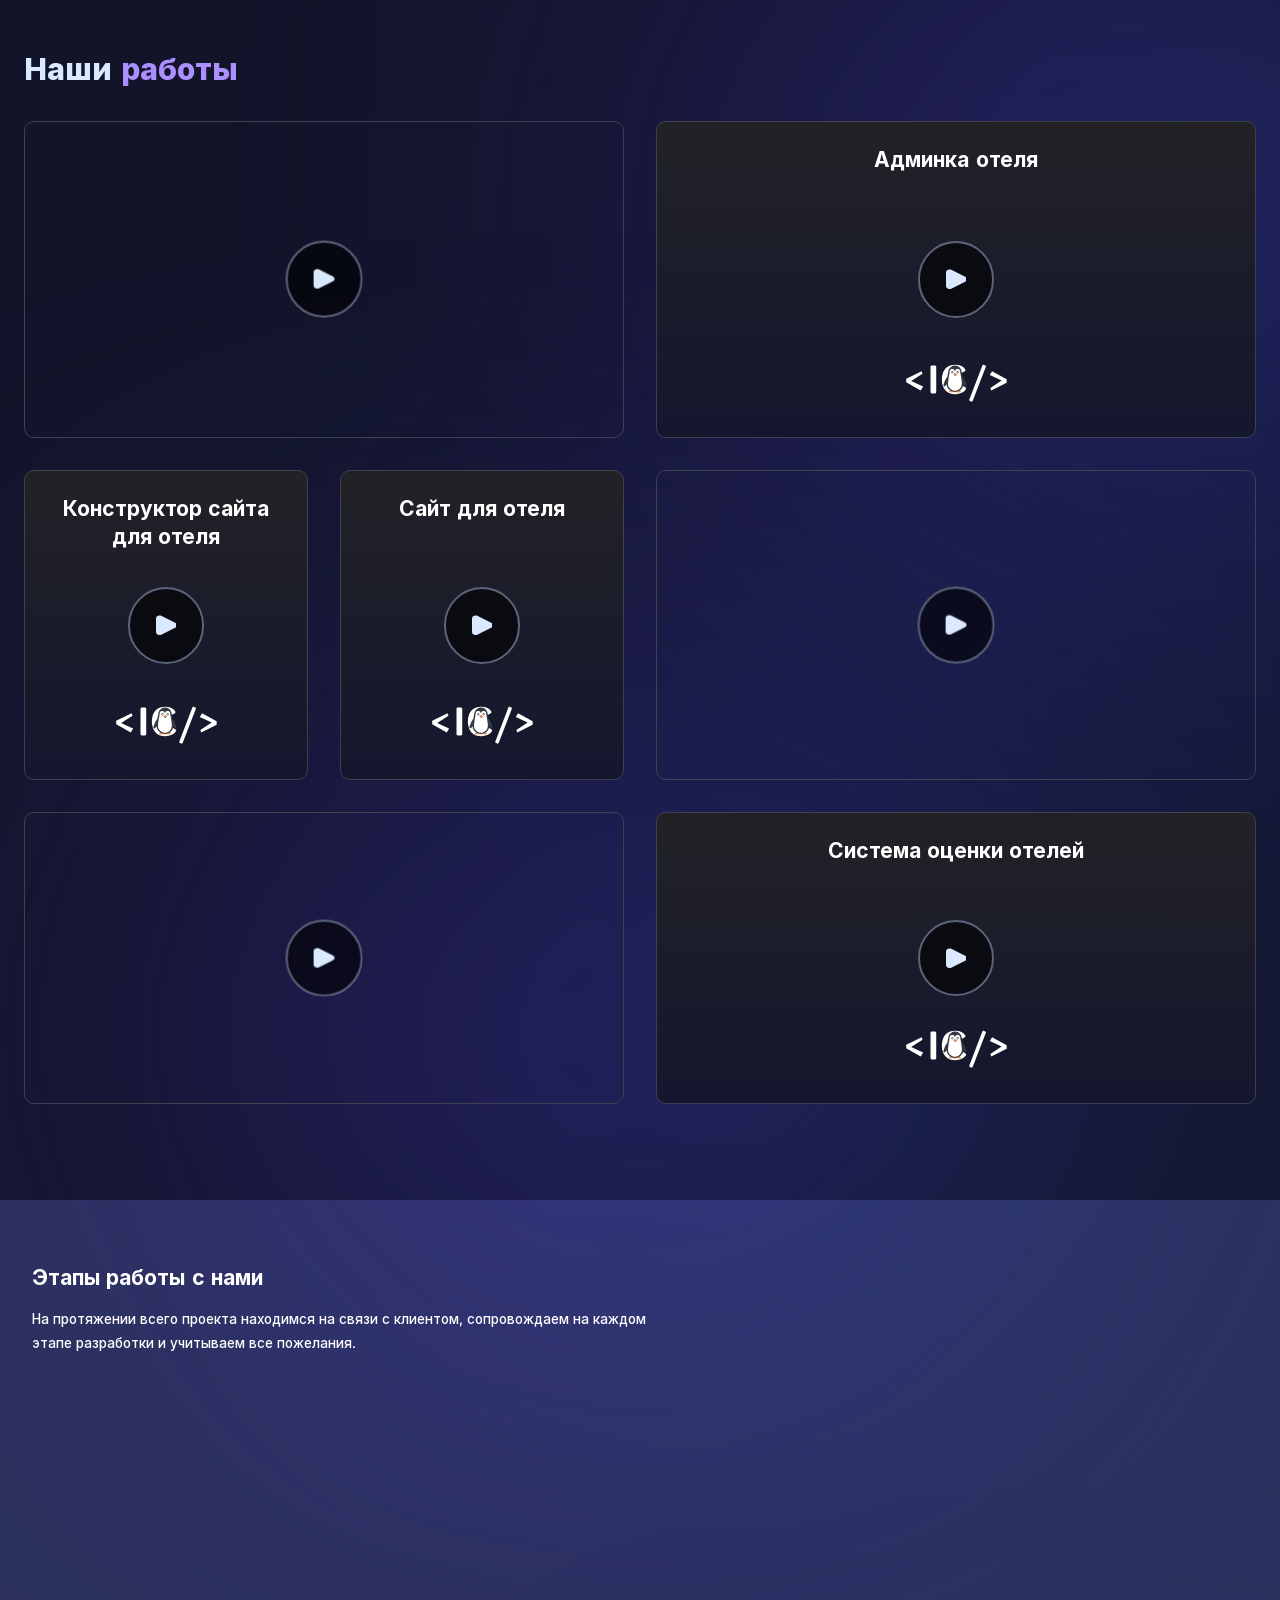
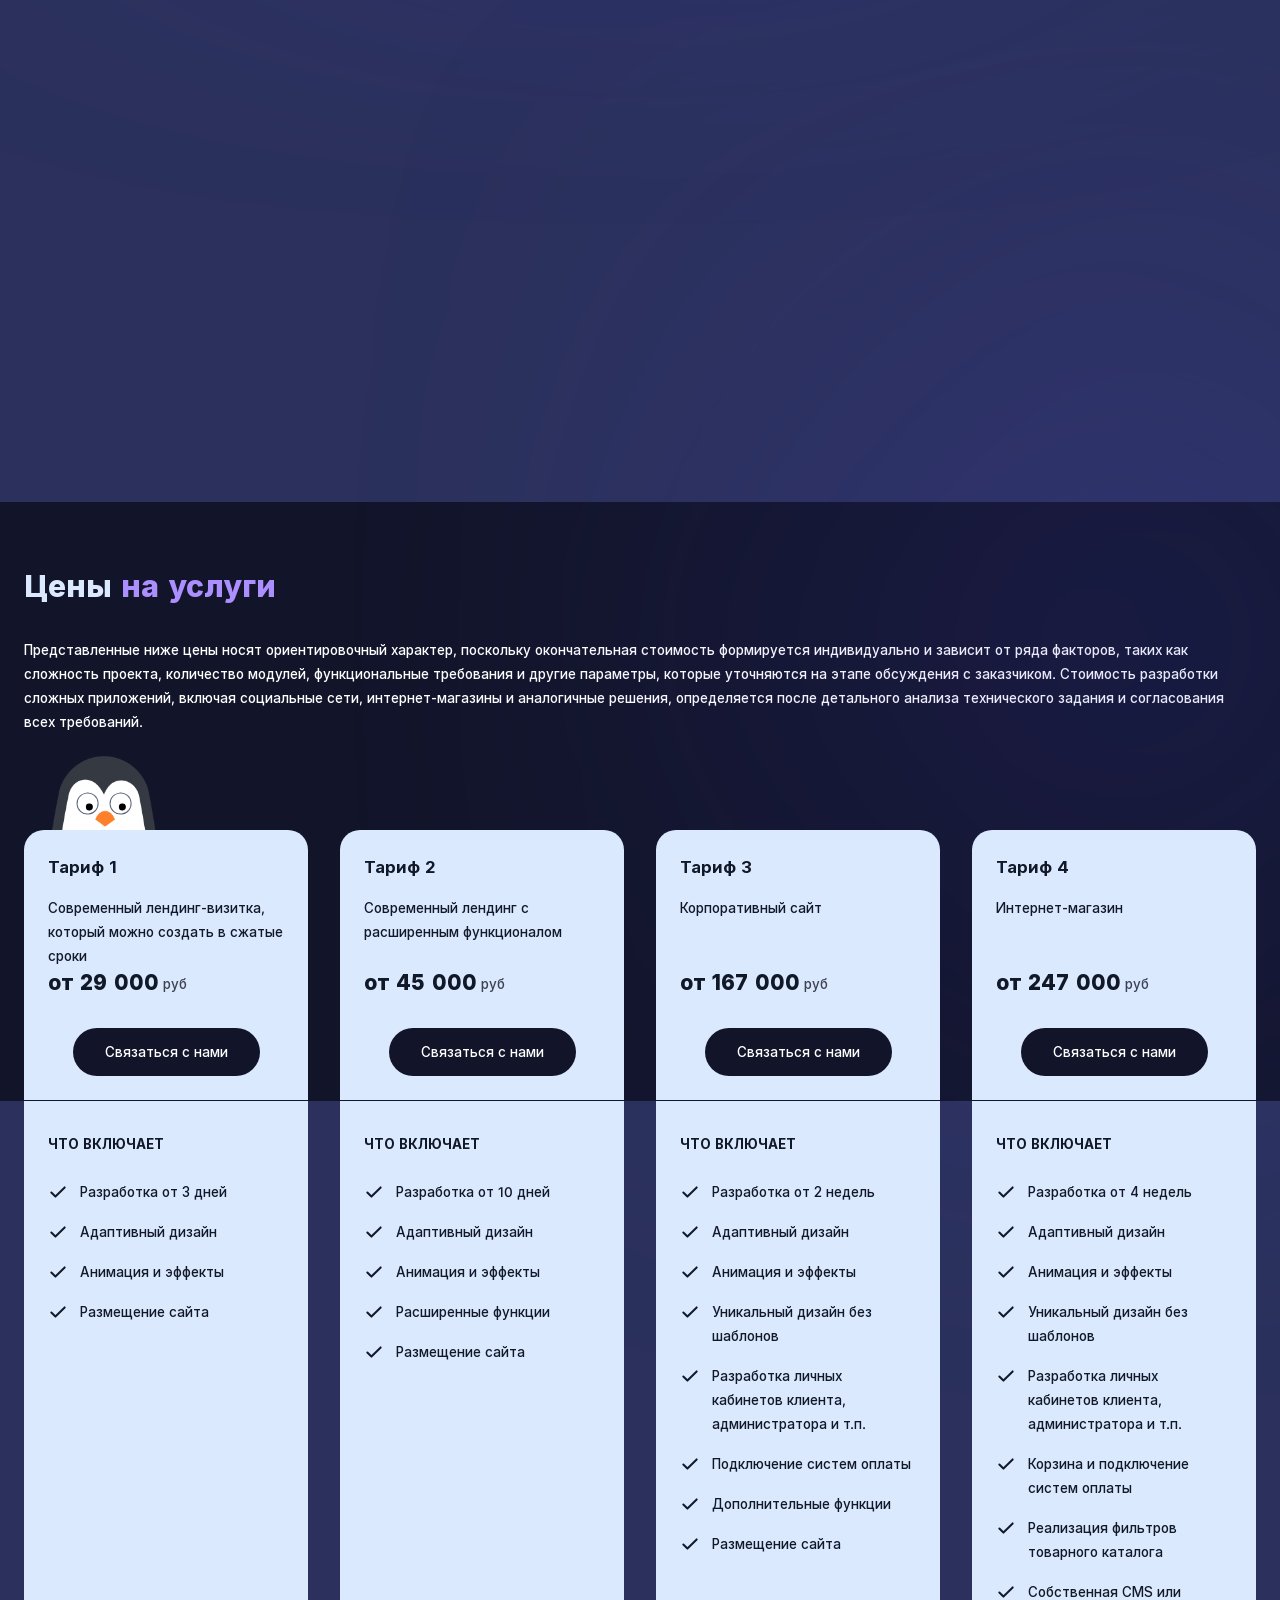
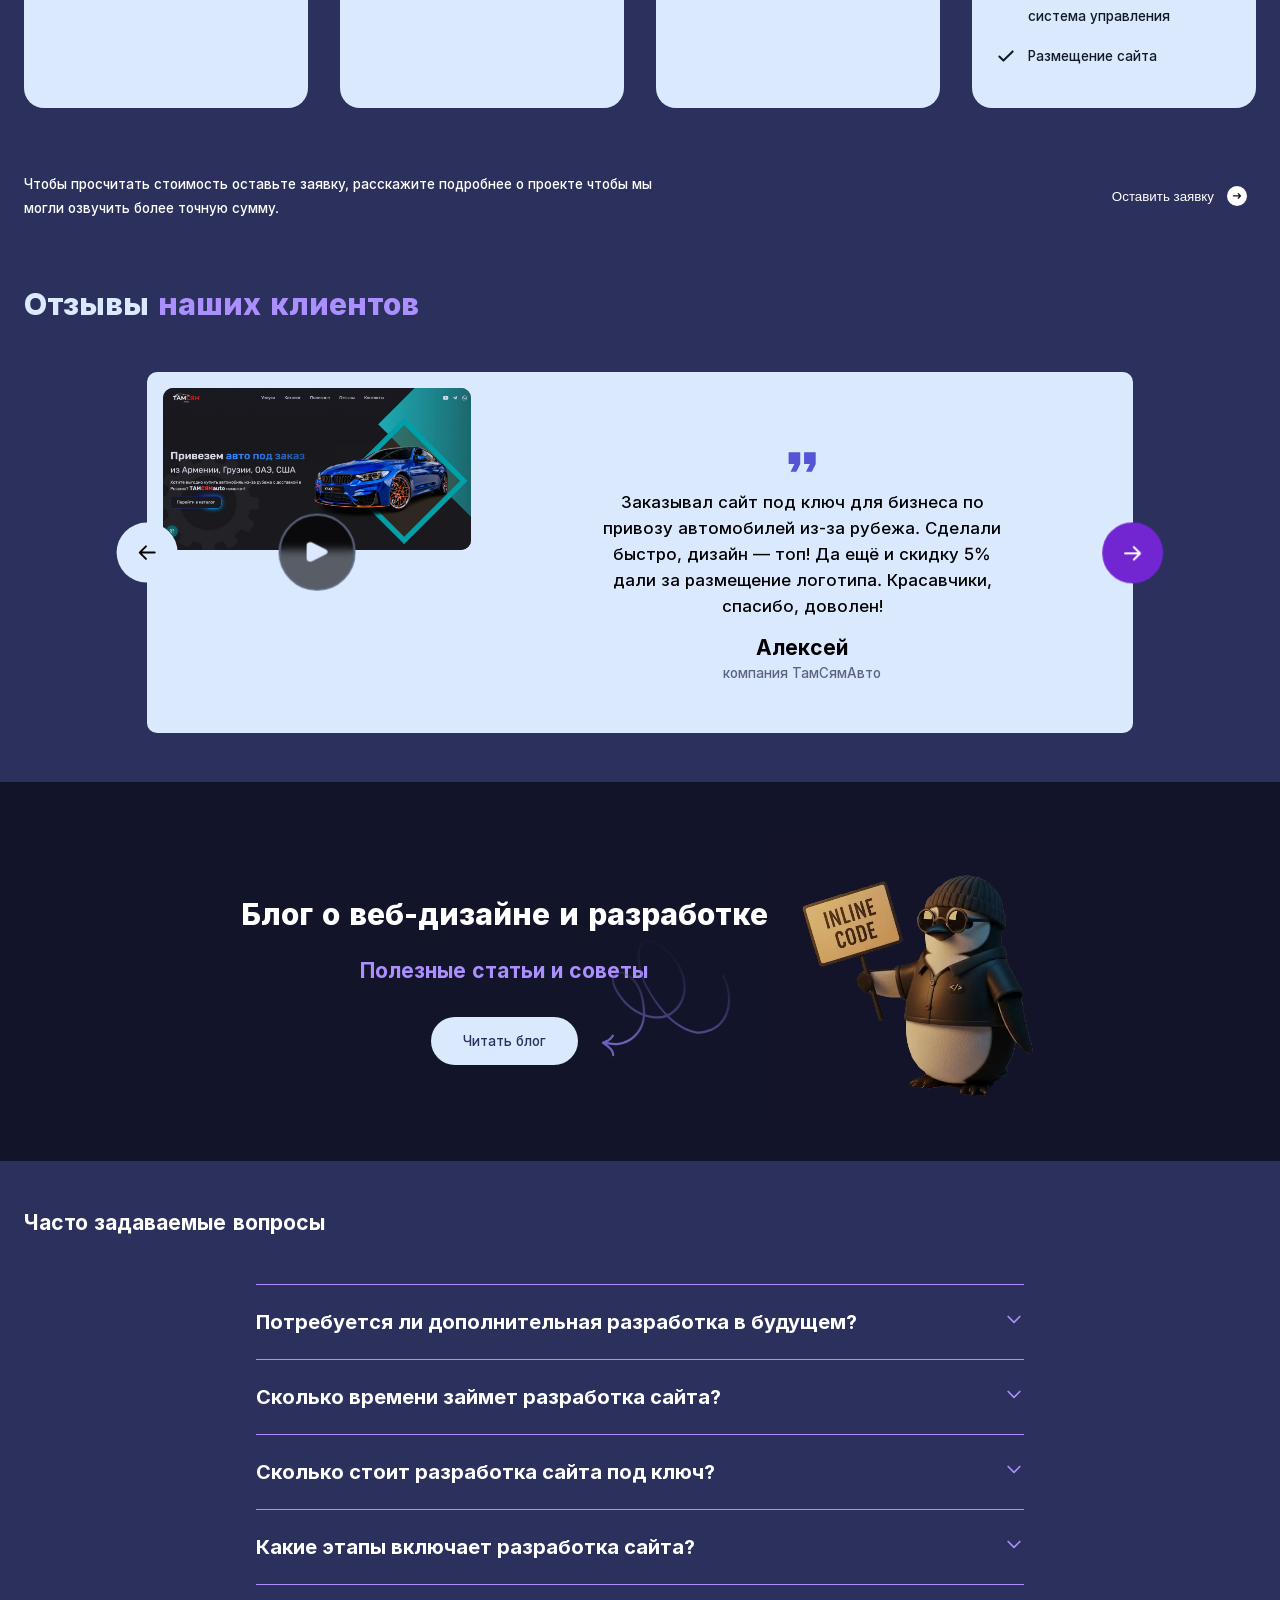
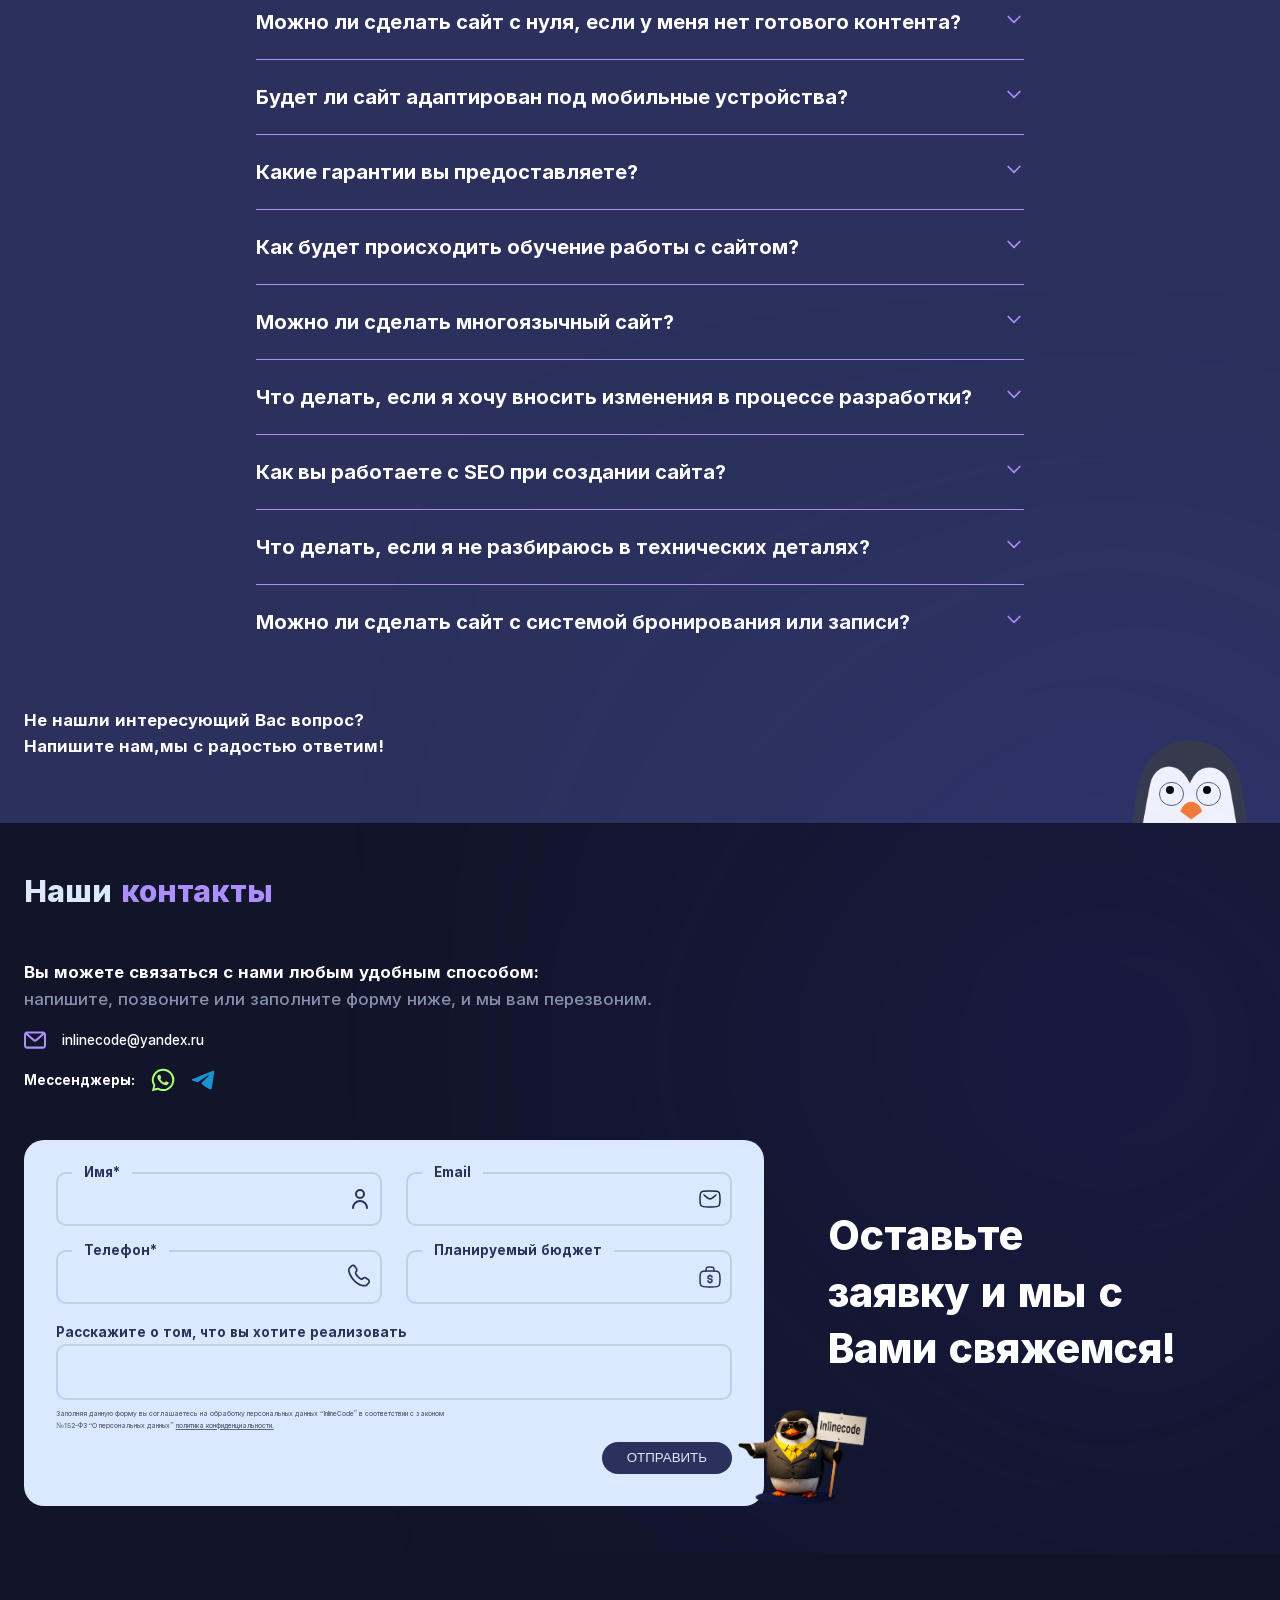
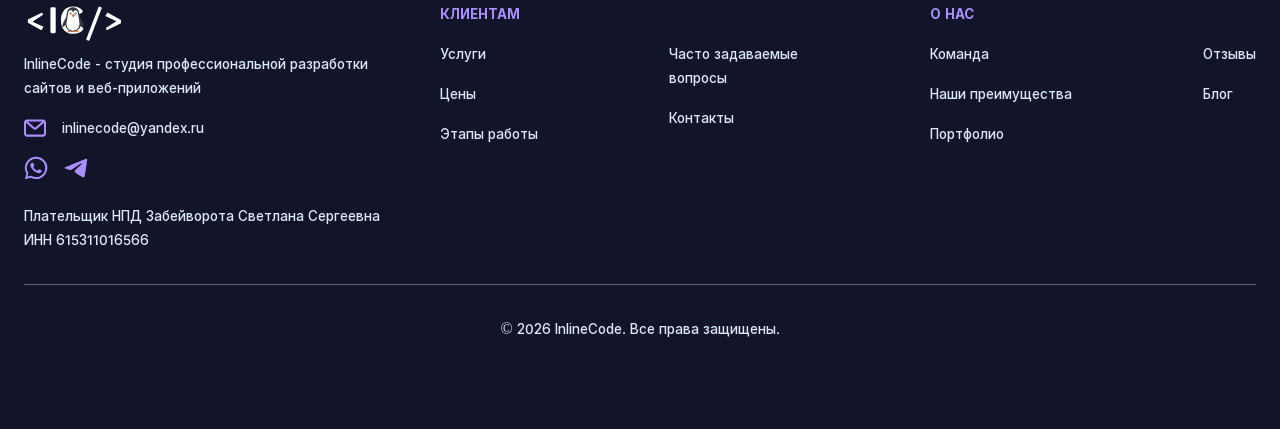
<file: moscow/index.html>
<!doctype html><html class=Ua lang=ru><meta charset=UTF-8><meta name=viewport content="width=device-width"><meta name=color-scheme content="only light"><title>Создание сайтов под ключ в Москве - InlineCode</title><meta name=description content="Профессиональная разработка сайтов на заказ в Москве. Полный цикл: от идеи до запуска. Быстрое создание сайтов, SEO-оптимизация и веб-дизайн в Москве."><link rel=icon href=/favicon.ico sizes=32x32><link rel=icon media="(prefers-color-scheme: light)" type=image/svg+xml href=/favicon.svg><link rel=icon media="(prefers-color-scheme: dark)" type=image/svg+xml href=/favicon-white.svg><script type=module src=/_astro/ClientRouter.astro_astro_type_script_index_0_lang.DW16d_zL.js></script><link rel=canonical href=https://inlinecode.ru/><link rel=alternate href=https://inlinecode.ru/moscow/><meta name=astro-view-transitions-enabled content=true><meta name=astro-view-transitions-fallback content=animate><style>.wa{aspect-ratio:1;width:13.5%;rotate:var(--eye-angle);border:1px solid var(--color-gray);background:#fff;border-radius:50%;position:absolute;top:20%}.wa.xa{left:var(--eye-left)}.wa.Aa{right:var(--eye-left)}.ya{background-color:var(--color-black);width:36%;height:36%;top:15%;left:25%}@media (pointer:coarse){:where(#spy-faq,#spy-price,#spy-blog-content)[data-animate]{transition:translate .3s linear;& .wa{transition:rotate .15s linear}}}#spy-faq:where([data-animate=true],[data-animate=visibility]){--eye-angle:-120deg;translate:0 50%}#spy-blog-content{--eye-angle:120deg;&:where([data-animate=true],[data-animate=visibility]){--eye-angle:180deg;translate:0 50%}}#spy-price[data-animate=true]{translate:0 -50%;& .wa{rotate:55deg}}#spy-price[data-animate=visibility]{translate:0 50%}</style><link rel=stylesheet href=/_astro/_city_.0NAeLEtT.css><style>.astro-route-announcer{clip:rect(0 0 0 0);clip-path:inset(50%);white-space:nowrap;width:1px;height:1px;position:absolute;top:0;left:0;overflow:hidden}</style><script type=module src=/_astro/page.DffPipBq.js></script><body class="Ua Va Wa Xa Ya g h"><header id=header class="Bh C Ch Ia ud wd"> <div class=e> <div class="Dh H b g i"> <nav class=Eh> <ul class="Fh Gh Hc"> <li> <a href=/#services class="Hh Ih _b db eb"> Услуги </a> <li> <a href=/#portfolio class="Hh Ih _b db eb"> Портфолио </a> <li> <a href=/#prices class="Hh Ih _b db eb"> Цены </a> <li> <a href=/#reviews class="Hh Ih _b db eb"> Отзывы </a> <li> <a href=/#contacts class="Hh Ih _b db eb"> Контакты </a> <li> <a href=/blog/ class="Hh Ih _b db eb"> Блог </a> </li> </ul> </nav> <button aria-label="Открыть меню" id=menu-hamburger class="Jh O aj bj g i j" data-hamburger=true> <svg id=menu-icon class="Xa Yi Zi ce de k" viewBox="0 0 100 80"> <line x1=20 y1=20 x2=80 y2=20 stroke=currentColor stroke-width=8 stroke-linecap=round class="_i ce de"/> <line x1=20 y1=40 x2=80 y2=40 stroke=currentColor stroke-width=8 stroke-linecap=round class="de oi"/> <line x1=20 y1=60 x2=80 y2=60 stroke=currentColor stroke-width=8 stroke-linecap=round class="_i ce de"/> </svg> </button> <a href=/ aria-label="Домашняя страница"> <svg width=163 height=61 fill=none aria-hidden=true viewBox="0 0 163 61" class="Kh Lh c"><title>Логотип студии разработки сайтов под ключ InlineCode</title><path fill=#fff d="M28.08 42.32 6.3 30.2v-5.22l22.98-11.34 1.44 3.66-16.98 11.04 17.82 8.28zM44.677 47q-2.052 0-2.051-2.197V7.186q0-2.198 2.05-2.198h4.454q2.05 0 2.05 2.198v37.617Q51.18 47 49.13 47zm14.91-21.006q0-10.107 5.127-16.055 5.127-5.947 14.795-5.947 5.567 0 9.434 1.729 3.867 1.728 5.45 5.01 1.053 2.167-.352 2.93l-3.516 1.874q-1.845.996-3.047-1.113-.762-1.349-2.842-2.432-2.05-1.083-4.834-1.084-6.151 0-8.613 3.897-2.46 3.867-2.46 11.191t2.46 11.22q2.46 3.868 8.613 3.868 3.31 0 5.567-1.494 2.285-1.495 3.164-2.842 1.435-2.198 3.047-1.113l3.515 2.344q1.436.965.293 2.93-1.7 2.928-5.83 5.009-4.13 2.08-10.049 2.08-9.521 0-14.736-5.947-5.185-5.948-5.185-16.055m41.865 32.08q-1.377-.527-.733-2.168l19.453-50.683q.645-1.64 1.992-1.114l2.373.909q1.377.527.733 2.168l-19.453 50.683q-.645 1.641-1.992 1.113zM133.53 42.32l-1.44-3.66 16.98-11.04-17.82-8.28 3.48-5.7 21.78 12.12v5.22z"/><path fill=#353A42 d="M95.912 32.394c-1.694-5.435-3.937-8.799-5.342-10.526-.773-4.818-1.661-9.484-1.858-10.053C87.342 7.847 83.61 5 79.22 5c-4.597 0-8.473 3.122-9.67 7.383-.133.473-.955 4.873-1.69 9.498-1.407 1.731-3.642 5.092-5.333 10.513-2.129 6.829 2.788 3.717 4.17.77a12.73 12.73 0 0 0 5.65 9.513 12.4 12.4 0 0 0 6.873 2.07 12.4 12.4 0 0 0 6.873-2.07 12.73 12.73 0 0 0 5.65-9.514c1.382 2.948 6.298 6.06 4.17-.769M79.22 42.523c-5.722 0-10.377-4.709-10.377-10.496 0-3.764 2.448-17.853 2.827-19.056.746-2.367 2.95-3.48 5.053-2.46 1.582.767 2.497 2.873 2.497 2.873s.66-2.054 2.2-2.78c2.358-1.113 4.845.54 5.404 2.868.309 1.287 2.772 14.742 2.772 18.555 0 5.787-4.655 10.496-10.376 10.496"/><path fill=#FF802A d="M72.346 42.758c-1.116.086-2.104.625-2.043 2.242h17.833c.061-1.617-.926-2.156-2.043-2.242a12.4 12.4 0 0 1-6.873 2.07 12.4 12.4 0 0 1-6.874-2.07"/><path fill=#fff d="M81.42 10.604c-1.54.726-2.2 2.78-2.2 2.78s-.915-2.105-2.497-2.873c-2.103-1.02-4.307.093-5.054 2.46-.379 1.204-2.826 15.292-2.826 19.056 0 5.787 4.655 10.496 10.376 10.496s10.376-4.708 10.376-10.496c0-3.813-2.463-17.267-2.772-18.554-.559-2.33-3.045-3.981-5.403-2.87m-1.926 6.316c1.54 0 2.127 1.842 2.127 1.842l-2.127 1.559-2.127-1.559s.587-1.842 2.127-1.842m-5.526-2.067a1.396 1.396 0 0 1 1.683-1.046c.75.18 1.214.942 1.035 1.702a1.395 1.395 0 0 1-1.682 1.046 1.413 1.413 0 0 1-1.036-1.702m9.467 1.702a1.396 1.396 0 0 1-1.682-1.046 1.41 1.41 0 0 1 1.035-1.702 1.395 1.395 0 0 1 1.682 1.046 1.414 1.414 0 0 1-1.035 1.702"/><path fill=#FF802A d="M81.622 18.762s-.588-1.842-2.128-1.842-2.127 1.842-2.127 1.842l2.127 1.559z"/><path fill=#fff stroke=#353A42 stroke-width=.5 d="M76.486 15.238a1.31 1.31 0 0 1-1.301 1.32 1.31 1.31 0 0 1-1.302-1.32c0-.731.585-1.32 1.302-1.32a1.31 1.31 0 0 1 1.301 1.32Zm8.071 0a1.31 1.31 0 0 1-1.302 1.32 1.31 1.31 0 0 1-1.302-1.32c0-.731.586-1.32 1.302-1.32a1.31 1.31 0 0 1 1.302 1.32Z"/><ellipse cx=75.495 cy=15.238 fill=#353A42 rx=.31 ry=.314 /><ellipse cx=83.565 cy=15.238 fill=#353A42 rx=.31 ry=.314 /></svg> </a> <button target=modal-contact-form class="Mh O Xa Xb Yb Zb _b ac bc cc dc ec g i rd"> Оставить заявку <div class="_b g i j la sb"> <svg fill=none aria-hidden=true viewBox="0 0 13 9" height=0.4375em><path stroke=#0F0C14 stroke-linecap=round stroke-linejoin=round stroke-width=2 d="M1 4.403h10.889M8.45 1l3.439 3.5L8.45 8"/></svg> </div> </button> </div> </div> </header> <script>!function(){let e=window.matchMedia("(max-width: 64rem)");function i(){let i,s,a;e.matches&&(s=document.querySelector("header"),a=document.querySelector("[data-hamburger]"),a?.addEventListener("click",()=>{if(i||(s?.insertAdjacentHTML("afterend",'<aside class="Vd ne fi ud Nb gi Bh hi wd ii Oa ji" data-sidebar tabindex="-1"> <div class="e"> <nav> <ul class="pc ki g h"> <li style="--delay:0ms" class="_a li mi Ad k g i ni Rg oi Wd pi qi"> <svg aria-hidden="true" width="1.7em" height="1.7em"> <use href="/icons.svg#sidebar-service-icon"></use> </svg> <a href="/#services"> <span class="x Nb"></span> Услуги </a> </li><li style="--delay:50ms" class="_a li mi Ad k g i ni Rg oi Wd pi qi"> <svg aria-hidden="true" width="1.7em" height="1.7em"> <use href="/icons.svg#sidebar-portfolio-icon"></use> </svg> <a href="/#portfolio"> <span class="x Nb"></span> Портфолио </a> </li><li style="--delay:100ms" class="_a li mi Ad k g i ni Rg oi Wd pi qi"> <svg aria-hidden="true" width="1.7em" height="1.7em"> <use href="/icons.svg#sidebar-price-icon"></use> </svg> <a href="/#prices"> <span class="x Nb"></span> Цены </a> </li><li style="--delay:150ms" class="_a li mi Ad k g i ni Rg oi Wd pi qi"> <svg aria-hidden="true" width="1.7em" height="1.7em"> <use href="/icons.svg#sidebar-reviews-icon"></use> </svg> <a href="/#reviews"> <span class="x Nb"></span> Отзывы </a> </li><li style="--delay:200ms" class="_a li mi Ad k g i ni Rg oi Wd pi qi"> <svg aria-hidden="true" width="1.7em" height="1.7em" class="yc"> <use href="/icons.svg#sidebar-contacts-icon"></use> </svg> <a href="/#contacts"> <span class="x Nb"></span> Контакты </a> </li><li style="--delay:250ms" class="_a li mi Ad k g i ni Rg oi Wd pi qi"> <svg aria-hidden="true" width="1.7em" height="1.7em"> <use href="/icons.svg#sidebar-blog-icon"></use> </svg> <a href="/blog"> <span class="x Nb"></span> Блог </a> </li> </ul> </nav> </div> </aside>'),(i=document.querySelector("aside")).addEventListener("click",e=>{e.target?.closest("a")&&a.click()})),a.classList.toggle("open"),i.dataset.active){delete i.dataset.active,delete document.body.dataset.lock;return}document.body.dataset.lock="true",i.dataset.active="true"}))}i(),document.addEventListener("astro:after-swap",i),e.addEventListener("change",i)}()</script> <main class=d> <div class=Za> <div id=hero class="Jc Kc Lc Mc Nc k"> <video poster=[data-uri] class="C Nb Ua qa x" playsinline muted autoplay loop> <source src=/_astro/smoke-background.BREZoe-u.webm type=video/webm> <source src=/_astro/smoke-background.C7c3acX8.mp4 type=video/mp4> </video> <div class="Da Fa Nb Oc Pc Qc x"></div> <div class=e> <div class="Jc Kc Lc g h j v"> <div class=Rc> <h1 class="g h i"> <div class="Sc gb k n"> InlineCode <svg width=318 height=34 fill=none aria-hidden=true viewBox="0 0 318 34" class="Tc Ua Uc Vc Wc x"><path fill=url(#a) fill-rule=evenodd d="M12.547 33.54V2.854H0V33.54h1V3.855h10.547V33.54zm25.779 0v-4.87c.013-1.646-.404-2.794-1.123-3.578l-.005-.006c-.696-.771-1.689-1.204-3.114-1.204-.942 0-1.731.206-2.398.591l-.005.003c-.646.367-1.15.894-1.52 1.608-.355.711-.56 1.616-.574 2.749v4.706h-1v-4.712q.02-1.875.682-3.196.682-1.322 1.917-2.024 1.258-.725 2.898-.725 2.471 0 3.857 1.534 1.406 1.534 1.385 4.262v4.861zm12.419 0v-6.905c.014-2.586-.48-4.895-1.517-6.894-1.018-2.004-2.465-3.58-4.334-4.703-1.87-1.146-4.052-1.7-6.506-1.7-2.578 0-4.856.616-6.79 1.89a10.2 10.2 0 0 0-2.522 2.307v-3.77H17.168v19.774h1V14.764h9.908v6.008h.362q.27-.749.638-1.418a9.1 9.1 0 0 1 3.07-3.29q2.62-1.726 6.242-1.726 3.452 0 5.987 1.556 2.557 1.534 3.963 4.303 1.427 2.75 1.407 6.435v6.907zm16.87 0V2.854h-12.42V33.54h1V3.855h10.42V33.54zm17.05 0V13.763H72.246V33.54h1V14.764h10.42V33.54zm25.79 0v-4.87c.012-1.646-.404-2.794-1.123-3.578l-.005-.006c-.696-.771-1.689-1.204-3.114-1.204-.942 0-1.731.206-2.398.591l-.005.003c-.646.367-1.151.894-1.521 1.608-.354.712-.56 1.616-.573 2.749v4.706h-1v-4.712q.02-1.875.682-3.196.681-1.322 1.917-2.024 1.257-.725 2.898-.725 2.471 0 3.857 1.534 1.406 1.534 1.385 4.262v4.861zm12.419 0v-6.905c.014-2.586-.479-4.895-1.517-6.895-1.018-2.003-2.465-3.579-4.334-4.701-1.87-1.147-4.052-1.7-6.506-1.7-2.578 0-4.857.615-6.791 1.889a10.2 10.2 0 0 0-2.521 2.307v-3.77H89.297v19.774h1V14.764h9.908v6.008h.362q.271-.749.638-1.418a9.1 9.1 0 0 1 3.069-3.29q2.62-1.726 6.243-1.726 3.452 0 5.987 1.556 2.558 1.534 3.963 4.303 1.428 2.75 1.407 6.435v6.907zm37.281 0v-2.497c0-2.78-.404-5.281-1.235-7.489-.825-2.205-1.991-4.084-3.507-5.615-1.511-1.527-3.304-2.677-5.367-3.45-2.058-.772-4.309-1.15-6.743-1.15-3.441 0-6.483.742-9.09 2.265-2.595 1.504-4.608 3.618-6.028 6.323-1.424 2.696-2.118 5.816-2.118 9.329q0 1.173.097 2.283h1.004a25 25 0 0 1-.101-2.283q0-5.071 2.003-8.864 2.002-3.814 5.646-5.923 3.643-2.13 8.587-2.13 3.494 0 6.392 1.086t5.007 3.217q2.11 2.13 3.281 5.263 1.173 3.11 1.172 7.138v2.496zm119.904 0V2.854H267.64v14.303a12 12 0 0 0-.266-.32c-.895-1.038-2.018-1.87-3.349-2.506-1.389-.677-3.015-.994-4.845-.994-2.471 0-4.786.647-6.928 1.932l-.003.002c-2.168 1.31-3.885 3.31-5.174 5.933-1.31 2.666-1.935 5.998-1.935 9.944q0 1.234.085 2.39h1.003a32 32 0 0 1-.088-2.39q0-5.775 1.833-9.503 1.832-3.729 4.794-5.518 2.982-1.79 6.413-1.79 2.578 0 4.411.895 1.832.873 3.025 2.258.58.675 1.024 1.372.47.738.787 1.505h.213V3.855h10.419V33.54zm37.42 0v-2.497c0-2.78-.404-5.281-1.235-7.489-.825-2.205-1.99-4.084-3.507-5.615-1.511-1.527-3.304-2.677-5.367-3.45-2.057-.772-4.309-1.15-6.743-1.15-3.441 0-6.483.742-9.089 2.265-2.596 1.504-4.609 3.618-6.029 6.323-1.423 2.696-2.118 5.816-2.118 9.329q0 1.173.097 2.283h1.004a25 25 0 0 1-.101-2.283q0-5.071 2.003-8.864 2.003-3.814 5.646-5.923 3.644-2.13 8.587-2.13 3.494 0 6.392 1.086t5.007 3.217 3.282 5.263q1.171 3.11 1.171 7.138v2.496zm-48.776 0q.171-1.125.172-2.412 0-2.685-.725-4.624-.703-1.938-2.067-2.983-1.342-1.044-3.238-1.044-1.94 0-3.281 1.066-1.343 1.065-2.046 3.004-.682 1.94-.682 4.58 0 1.288.167 2.412h1.012a15 15 0 0 1-.179-2.411c0-1.677.217-3.084.624-4.244.418-1.152 1.003-1.985 1.725-2.558.695-.552 1.562-.849 2.66-.849 1.069 0 1.925.29 2.625.834l.006.004c.729.559 1.317 1.38 1.734 2.53l.003.01c.431 1.152.662 2.569.662 4.273q-.001 1.31-.185 2.411zm-25.878 0h-11.657q.153-1.115.153-2.37 0-2.727-.703-4.772-.681-2.047-1.981-3.196t-3.175-1.15q-1.939 0-3.281 1.15-1.322 1.15-2.024 3.196-.682 2.045-.682 4.773 0 1.254.149 2.368H207.97a24 24 0 0 1-.106-2.305c0-3.498.687-6.61 2.095-9.305l.001-.002c1.422-2.708 3.452-4.823 6.077-6.326h-.001l.498.868-.496-.868h-.001c2.651-1.523 5.785-2.263 9.361-2.263 3.575 0 6.702.74 9.34 2.263l-.003-.001-.495.869.501-.866-.003-.002c2.638 1.502 4.668 3.617 6.076 6.326v-.002l-.884.467.887-.461-.003-.004c1.424 2.695 2.118 5.808 2.118 9.307q0 1.182-.107 2.305m-12.667 0h-9.525a17 17 0 0 1-.158-2.37c0-1.736.217-3.214.629-4.452.424-1.233 1.012-2.133 1.731-2.76.695-.594 1.55-.907 2.627-.907 1.027 0 1.844.308 2.512.9.706.625 1.283 1.526 1.696 2.763l.003.009c.424 1.236.648 2.712.648 4.448q0 1.272-.163 2.368m-25.242 0h-1.017q.031-.165.057-.326.082-.498.13-1l-1.004-.005-9.649-.058a9.5 9.5 0 0 1-.352 1.388h-1.064a8.2 8.2 0 0 0 .431-1.562l.146-.832.845.006 10.653.064 1.093.006-.104 1.089q-.059.617-.165 1.23m-27.521 0a12 12 0 0 1-.471-.972c-.756-1.8-1.156-4.087-1.156-6.895 0-2.69.391-4.923 1.137-6.73.76-1.81 1.819-3.142 3.154-4.054 1.346-.91 2.969-1.383 4.915-1.383 1.098 0 2.071.156 2.931.455l.008.003.009.003c.88.29 1.621.704 2.237 1.235a6.2 6.2 0 0 1 1.506 1.948c.384.77.646 1.648.776 2.644l.113.87h12.635l-.108-1.097c-.266-2.723-.958-5.173-2.091-7.334-1.125-2.144-2.593-3.962-4.405-5.442-1.807-1.492-3.894-2.615-6.249-3.375-2.356-.775-4.905-1.157-7.639-1.157-4.033 0-7.704.902-10.989 2.724-3.302 1.831-5.911 4.508-7.828 8-1.932 3.52-2.872 7.764-2.872 12.69 0 2.853.312 5.478.947 7.866h1.036q-.984-3.538-.983-7.866 0-7.2 2.748-12.208t7.436-7.607q4.688-2.6 10.505-2.6 3.963 0 7.329 1.108 3.367 1.087 5.924 3.197 2.556 2.088 4.154 5.134 1.392 2.653 1.862 5.968.07.492.12 1h-10.653q-.214-1.64-.874-2.962a7.2 7.2 0 0 0-1.747-2.258q-1.087-.938-2.578-1.428-1.47-.51-3.26-.511-3.175 0-5.476 1.555-2.28 1.556-3.516 4.496-1.214 2.94-1.214 7.116 0 4.347 1.236 7.287.128.297.266.58zM74.013 10.232l.005.005c1.241 1.14 2.742 1.712 4.448 1.712 1.719 0 3.223-.57 4.453-1.717 1.245-1.16 1.895-2.6 1.895-4.269 0-1.655-.652-3.08-1.895-4.225C81.691.579 80.187 0 78.466 0c-1.71 0-3.211.582-4.45 1.737-1.245 1.145-1.898 2.57-1.898 4.227 0 1.669.65 3.109 1.895 4.269M78.466 1q2.217 0 3.772 1.47 1.575 1.448 1.576 3.494 0 2.067-1.576 3.537-1.555 1.45-3.772 1.45-2.194 0-3.771-1.45-1.577-1.47-1.577-3.537 0-2.045 1.577-3.494Q76.271 1 78.466 1m69.994 26.59h-11.117a6.6 6.6 0 0 1 .125-1q.204-.99.721-1.833a5.8 5.8 0 0 1 2.195-2.11q1.385-.788 3.132-.788 1.726 0 3.047.746a5.35 5.35 0 0 1 2.109 2.024q.528.895.703 1.962.079.483.086 1zm-.101-1h-9.865q.178-.709.548-1.31l.004-.006a4.8 4.8 0 0 1 1.822-1.751l.011-.006c.758-.432 1.629-.658 2.637-.658 1.002 0 1.844.216 2.555.617l.009.005.008.004a4.36 4.36 0 0 1 1.723 1.652c.259.44.443.921.548 1.454m157.426 1h-11.117q.024-.516.124-1 .205-.99.721-1.833a5.8 5.8 0 0 1 2.195-2.11q1.384-.788 3.132-.788 1.726 0 3.047.746a5.35 5.35 0 0 1 2.109 2.024q.53.895.703 1.962.079.483.086 1zm-.102-1h-9.865q.178-.709.548-1.31l.004-.006a4.8 4.8 0 0 1 1.823-1.751l.01-.006c.758-.432 1.629-.658 2.637-.658 1.003 0 1.844.216 2.555.617l.009.005.008.004a4.35 4.35 0 0 1 1.723 1.652c.259.44.443.921.548 1.454" clip-rule=evenodd /><defs><linearGradient id=a x1=143.56 x2=143.56 y1=10.492 y2=33.539 gradientUnits=userSpaceOnUse><stop stop-color=#57E7F5 stop-opacity=.25 /><stop offset=1 stop-color=#57E7F5 stop-opacity=0 /></linearGradient></defs></svg> </div> <div class="Xc Yc gb p xc yc">cайты, которые помогают заработать в Москве</div> </h1> <p class="Zc p s"> Разработка сайтов и веб-приложений в Москве, которые привлекут клиентов и выведут ваш бизнес на новый уровень. </p> <ul class="H J _c g i j"> <li> <a href=/#contacts class="L O P R U _b ad fc g gc hc i ic j"> <div class="bd cd p"> Связаться с нами </div> <div class="bd cd dd" aria-hidden=true> Посмотреть кейсы </div> </a> </li> <li> <a class="G O P R _b ad fc ga gc ja jc kc" href=/#portfolio> Посмотреть кейсы </a> </li> </ul> </div> <div class="ed fd p v va xc"> *Получите скидку 5% за размещение нашего логотипа. </div> </div> </div> </div> <script>!function(){let e=window.matchMedia("(max-width: 64rem)");function i(){let i,s,a;e.matches&&(s=document.querySelector("header"),a=document.querySelector("[data-hamburger]"),a?.addEventListener("click",()=>{if(i||(s?.insertAdjacentHTML("afterend",'<aside class="Vd ne fi ud Nb gi Bh hi wd ii Oa ji" data-sidebar tabindex="-1"> <div class="e"> <nav> <ul class="pc ki g h"> <li style="--delay:0ms" class="_a li mi Ad k g i ni Rg oi Wd pi qi"> <svg aria-hidden="true" width="1.7em" height="1.7em"> <use href="/icons.svg#sidebar-service-icon"></use> </svg> <a href="/#services"> <span class="x Nb"></span> Услуги </a> </li><li style="--delay:50ms" class="_a li mi Ad k g i ni Rg oi Wd pi qi"> <svg aria-hidden="true" width="1.7em" height="1.7em"> <use href="/icons.svg#sidebar-portfolio-icon"></use> </svg> <a href="/#portfolio"> <span class="x Nb"></span> Портфолио </a> </li><li style="--delay:100ms" class="_a li mi Ad k g i ni Rg oi Wd pi qi"> <svg aria-hidden="true" width="1.7em" height="1.7em"> <use href="/icons.svg#sidebar-price-icon"></use> </svg> <a href="/#prices"> <span class="x Nb"></span> Цены </a> </li><li style="--delay:150ms" class="_a li mi Ad k g i ni Rg oi Wd pi qi"> <svg aria-hidden="true" width="1.7em" height="1.7em"> <use href="/icons.svg#sidebar-reviews-icon"></use> </svg> <a href="/#reviews"> <span class="x Nb"></span> Отзывы </a> </li><li style="--delay:200ms" class="_a li mi Ad k g i ni Rg oi Wd pi qi"> <svg aria-hidden="true" width="1.7em" height="1.7em" class="yc"> <use href="/icons.svg#sidebar-contacts-icon"></use> </svg> <a href="/#contacts"> <span class="x Nb"></span> Контакты </a> </li><li style="--delay:250ms" class="_a li mi Ad k g i ni Rg oi Wd pi qi"> <svg aria-hidden="true" width="1.7em" height="1.7em"> <use href="/icons.svg#sidebar-blog-icon"></use> </svg> <a href="/blog"> <span class="x Nb"></span> Блог </a> </li> </ul> </nav> </div> </aside>'),(i=document.querySelector("aside")).addEventListener("click",e=>{e.target?.closest("a")&&a.click()})),a.classList.toggle("open"),i.dataset.active){delete i.dataset.active,delete document.body.dataset.lock;return}document.body.dataset.lock="true",i.dataset.active="true"}))}i(),document.addEventListener("astro:after-swap",i),e.addEventListener("change",i)}()</script> <section id=services class="Ld a ib k"> <div class=e> <h2 class="G fb gb" aria-atomic=true> Наши <span class=yc>услуги</span> </h2> <p class="_c dg s"> <span class="F gb">Inline<span class=yc>Code</span></span> - веб-студия, где можно заказать сайт любой сложности. Разработка корпоративных сайтов, лендингов и интернет-магазинов под ключ. </p> <p class="r s"> Наши услуги направлены на то, чтобы ваш бизнес рос и развивался. </p> <p class="Pd r s"> Вот что мы можем для вас сделать: </p> <div class=k> <div class="eg fg gg hd sf x z"></div> <div class="Ia Id Ja Jd hd hg sb x"></div> <div id=cards class="H U ig"> <div class="jg k ka kg lg mg na"> <div class="Ua Y a ka v"> <h3 class="Ib g i pd r s"> <svg aria-hidden=true class="c ng" width=1.5em height=1.5em> <use href=/icons.svg#services-landing /> </svg> Лендинги </h3> <ul class="g h og"> <li class="Ib g"> <svg height=20 fill=none aria-hidden=true viewBox="0 0 20 20" class="Gf Hf If c yc"><path stroke=currentColor stroke-linecap=round stroke-linejoin=round stroke-width=2 d="m3.333 10.51 4.103 4.073 9.23-9.166"/></svg> Одностраничные сайты для презентации продукта или услуги. <li class="Ib g"> <svg height=20 fill=none aria-hidden=true viewBox="0 0 20 20" class="Gf Hf If c yc"><path stroke=currentColor stroke-linecap=round stroke-linejoin=round stroke-width=2 d="m3.333 10.51 4.103 4.073 9.23-9.166"/></svg> Идеально подходит для рекламных компаний и быстрого запуска. </li> </ul> </div> </div><div class="jg k ka kg lg mg na"> <div class="Ua Y a ka v"> <h3 class="Ib g i pd r s"> <svg aria-hidden=true class="c ng" width=1.5em height=1.5em> <use href=/icons.svg#services-multi-page /> </svg> Многостраничные сайты </h3> <ul class="g h og"> <li class="Ib g"> <svg height=20 fill=none aria-hidden=true viewBox="0 0 20 20" class="Gf Hf If c yc"><path stroke=currentColor stroke-linecap=round stroke-linejoin=round stroke-width=2 d="m3.333 10.51 4.103 4.073 9.23-9.166"/></svg> Сайты с большим количеством разделов и страниц. <li class="Ib g"> <svg height=20 fill=none aria-hidden=true viewBox="0 0 20 20" class="Gf Hf If c yc"><path stroke=currentColor stroke-linecap=round stroke-linejoin=round stroke-width=2 d="m3.333 10.51 4.103 4.073 9.23-9.166"/></svg> Подходит для корпоративных сайтов, портфолио и каталогов. </li> </ul> </div> </div><div class="jg k ka kg lg mg na"> <div class="Ua Y a ka v"> <h3 class="Ib g i pd r s"> <svg aria-hidden=true class="c ng" width=1.5em height=1.5em> <use href=/icons.svg#services-cart /> </svg> Интернет-магазины </h3> <ul class="g h og"> <li class="Ib g"> <svg height=20 fill=none aria-hidden=true viewBox="0 0 20 20" class="Gf Hf If c yc"><path stroke=currentColor stroke-linecap=round stroke-linejoin=round stroke-width=2 d="m3.333 10.51 4.103 4.073 9.23-9.166"/></svg> Полнофункциональные платформы для онлайн-продаж. <li class="Ib g"> <svg height=20 fill=none aria-hidden=true viewBox="0 0 20 20" class="Gf Hf If c yc"><path stroke=currentColor stroke-linecap=round stroke-linejoin=round stroke-width=2 d="m3.333 10.51 4.103 4.073 9.23-9.166"/></svg> Интеграция с платежными системами, маркетинговыми инструментами, email-рассылками. </li> </ul> </div> </div><div class="jg k ka kg lg mg na"> <div class="Ua Y a ka v"> <h3 class="Ib g i pd r s"> <svg aria-hidden=true class="c ng" width=1.5em height=1.5em> <use href=/icons.svg#services-corp-web /> </svg> Корпоративные сайты </h3> <ul class="g h og"> <li class="Ib g"> <svg height=20 fill=none aria-hidden=true viewBox="0 0 20 20" class="Gf Hf If c yc"><path stroke=currentColor stroke-linecap=round stroke-linejoin=round stroke-width=2 d="m3.333 10.51 4.103 4.073 9.23-9.166"/></svg> Сайты для презентации компании, её услуг и команды. <li class="Ib g"> <svg height=20 fill=none aria-hidden=true viewBox="0 0 20 20" class="Gf Hf If c yc"><path stroke=currentColor stroke-linecap=round stroke-linejoin=round stroke-width=2 d="m3.333 10.51 4.103 4.073 9.23-9.166"/></svg> Поддержка мультиязычности, блога и новостной ленты. <li class="Ib g"> <svg height=20 fill=none aria-hidden=true viewBox="0 0 20 20" class="Gf Hf If c yc"><path stroke=currentColor stroke-linecap=round stroke-linejoin=round stroke-width=2 d="m3.333 10.51 4.103 4.073 9.23-9.166"/></svg> Интеграция с бизнес-инструментами. </li> </ul> </div> </div><div class="jg k ka kg lg mg na"> <div class="Ua Y a ka v"> <h3 class="Ib g i pd r s"> <svg aria-hidden=true class="c ng" width=1.5em height=1.5em> <use href=/icons.svg#services-portals /> </svg> Порталы и веб-приложения </h3> <ul class="g h og"> <li class="Ib g"> <svg height=20 fill=none aria-hidden=true viewBox="0 0 20 20" class="Gf Hf If c yc"><path stroke=currentColor stroke-linecap=round stroke-linejoin=round stroke-width=2 d="m3.333 10.51 4.103 4.073 9.23-9.166"/></svg> Сложные платформы с уникальной функциональностью. <li class="Ib g"> <svg height=20 fill=none aria-hidden=true viewBox="0 0 20 20" class="Gf Hf If c yc"><path stroke=currentColor stroke-linecap=round stroke-linejoin=round stroke-width=2 d="m3.333 10.51 4.103 4.073 9.23-9.166"/></svg> Интеграция с внешними API, базами данных и аналитическими системами. </li> </ul> </div> </div><div class="jg k ka kg lg mg na"> <div class="Ua Y a ka v"> <h3 class="Ib g i pd r s"> <svg aria-hidden=true class="c ng" width=1.5em height=1.5em> <use href=/icons.svg#services-seo /> </svg> SEO-оптимизация </h3> <ul class="g h og"> <li class="Ib g"> <svg height=20 fill=none aria-hidden=true viewBox="0 0 20 20" class="Gf Hf If c yc"><path stroke=currentColor stroke-linecap=round stroke-linejoin=round stroke-width=2 d="m3.333 10.51 4.103 4.073 9.23-9.166"/></svg> Настройка сайта для лучшего ранжирования в поисковых системах. <li class="Ib g"> <svg height=20 fill=none aria-hidden=true viewBox="0 0 20 20" class="Gf Hf If c yc"><path stroke=currentColor stroke-linecap=round stroke-linejoin=round stroke-width=2 d="m3.333 10.51 4.103 4.073 9.23-9.166"/></svg> Увеличение органического трафика и конверсии. </li> </ul> </div> </div> </div> </div> </div> </section> <script type=module>document.addEventListener("astro:page-load",()=>{if(!window.matchMedia("(pointer: coarse)").matches){let e=document.getElementById("services"),t=document.getElementById("cards"),o=[...t?.children];if(!t)return;let{offsetTop:f,offsetLeft:s}=t.offsetParent,a=Date.now();e?.addEventListener("mousemove",t=>{let n=Date.now();n-a<30||(a=n,o.forEach((o,a)=>{let n,r;n=t.pageX-e.offsetLeft-s-o.offsetLeft,r=t.pageY-e.offsetTop-f-o.offsetTop,o.style.setProperty("--x",`${n}px`),o.style.setProperty("--y",`${r}px`)}))})}})</script> <section class="Va mf"> <div class=e> <h2 class="F Gb r yc"> <div aria-hidden=true>Используем</div> <div class=jd>Используемые технологии</div> </h2> <p> Внимательно подбираем инструменты разработки с учётом специфики проекта. Выбор фреймворков и библиотек напрямую влияет на безопасность, производительность и пользовательский опыт (UX). </p> </div> <div class="Hc Za nf of q"> <div data-observe-animate class="c g i pf"> <svg aria-hidden=true width=115 height=50> <use href=/icons.svg#libs-astro /> </svg><svg aria-hidden=true width=152 height=50> <use href=/icons.svg#libs-blender /> </svg><svg aria-hidden=true width=50 height=50> <use href=/icons.svg#libs-css /> </svg><svg aria-hidden=true width=110 height=38> <use href=/icons.svg#libs-figma /> </svg><svg aria-hidden=true width=168 height=50> <use href=/icons.svg#libs-gatsby /> </svg><svg aria-hidden=true width=50 height=50> <use href=/icons.svg#libs-github /> </svg><svg aria-hidden=true width=140 height=32> <use href=/icons.svg#libs-graphQL /> </svg><svg aria-hidden=true width=50 height=50> <use href=/icons.svg#libs-gulp /> </svg><svg aria-hidden=true width=50 height=50> <use href=/icons.svg#libs-html /> </svg><svg aria-hidden=true width=50 height=50> <use href=/icons.svg#libs-js /> </svg><svg aria-hidden=true width=124 height=50> <use href=/icons.svg#libs-mobx /> </svg><svg aria-hidden=true width=159 height=50> <use href=/icons.svg#libs-mongoDB /> </svg><svg aria-hidden=true width=80 height=50> <use href=/icons.svg#libs-node /> </svg><svg aria-hidden=true width=50 height=50> <use href=/icons.svg#libs-ps /> </svg><svg aria-hidden=true width=123 height=50> <use href=/icons.svg#libs-react /> </svg><svg aria-hidden=true width=129 height=50> <use href=/icons.svg#libs-redux /> </svg><svg aria-hidden=true width=50 height=38> <use href=/icons.svg#libs-sass /> </svg><svg aria-hidden=true width=149 height=50> <use href=/icons.svg#libs-tailwind /> </svg><svg aria-hidden=true width=50 height=50> <use href=/icons.svg#libs-ts /> </svg><svg aria-hidden=true width=98 height=49> <use href=/icons.svg#libs-vite /> </svg><svg aria-hidden=true width=153 height=50> <use href=/icons.svg#libs-vscode /> </svg><svg aria-hidden=true width=167 height=50> <use href=/icons.svg#libs-webpack /> </svg> </div> <div data-observe-animate class="c g i pf"> <svg aria-hidden=true width=115 height=50> <use href=/icons.svg#libs-astro /> </svg><svg aria-hidden=true width=152 height=50> <use href=/icons.svg#libs-blender /> </svg><svg aria-hidden=true width=50 height=50> <use href=/icons.svg#libs-css /> </svg><svg aria-hidden=true width=110 height=38> <use href=/icons.svg#libs-figma /> </svg><svg aria-hidden=true width=168 height=50> <use href=/icons.svg#libs-gatsby /> </svg><svg aria-hidden=true width=50 height=50> <use href=/icons.svg#libs-github /> </svg><svg aria-hidden=true width=140 height=32> <use href=/icons.svg#libs-graphQL /> </svg><svg aria-hidden=true width=50 height=50> <use href=/icons.svg#libs-gulp /> </svg><svg aria-hidden=true width=50 height=50> <use href=/icons.svg#libs-html /> </svg><svg aria-hidden=true width=50 height=50> <use href=/icons.svg#libs-js /> </svg><svg aria-hidden=true width=124 height=50> <use href=/icons.svg#libs-mobx /> </svg><svg aria-hidden=true width=159 height=50> <use href=/icons.svg#libs-mongoDB /> </svg><svg aria-hidden=true width=80 height=50> <use href=/icons.svg#libs-node /> </svg><svg aria-hidden=true width=50 height=50> <use href=/icons.svg#libs-ps /> </svg><svg aria-hidden=true width=123 height=50> <use href=/icons.svg#libs-react /> </svg><svg aria-hidden=true width=129 height=50> <use href=/icons.svg#libs-redux /> </svg><svg aria-hidden=true width=50 height=38> <use href=/icons.svg#libs-sass /> </svg><svg aria-hidden=true width=149 height=50> <use href=/icons.svg#libs-tailwind /> </svg><svg aria-hidden=true width=50 height=50> <use href=/icons.svg#libs-ts /> </svg><svg aria-hidden=true width=98 height=49> <use href=/icons.svg#libs-vite /> </svg><svg aria-hidden=true width=153 height=50> <use href=/icons.svg#libs-vscode /> </svg><svg aria-hidden=true width=167 height=50> <use href=/icons.svg#libs-webpack /> </svg> </div> </div> <div class="Za g of q qf"> <div data-observe-animate class="c g i pf"> <svg aria-hidden=true width=115 height=50> <use href=/icons.svg#libs-astro /> </svg><svg aria-hidden=true width=152 height=50> <use href=/icons.svg#libs-blender /> </svg><svg aria-hidden=true width=50 height=50> <use href=/icons.svg#libs-css /> </svg><svg aria-hidden=true width=110 height=38> <use href=/icons.svg#libs-figma /> </svg><svg aria-hidden=true width=168 height=50> <use href=/icons.svg#libs-gatsby /> </svg><svg aria-hidden=true width=50 height=50> <use href=/icons.svg#libs-github /> </svg><svg aria-hidden=true width=140 height=32> <use href=/icons.svg#libs-graphQL /> </svg><svg aria-hidden=true width=50 height=50> <use href=/icons.svg#libs-gulp /> </svg><svg aria-hidden=true width=50 height=50> <use href=/icons.svg#libs-html /> </svg><svg aria-hidden=true width=50 height=50> <use href=/icons.svg#libs-js /> </svg><svg aria-hidden=true width=124 height=50> <use href=/icons.svg#libs-mobx /> </svg> </div> <div data-observe-animate class="c g i pf"> <svg aria-hidden=true width=115 height=50> <use href=/icons.svg#libs-astro /> </svg><svg aria-hidden=true width=152 height=50> <use href=/icons.svg#libs-blender /> </svg><svg aria-hidden=true width=50 height=50> <use href=/icons.svg#libs-css /> </svg><svg aria-hidden=true width=110 height=38> <use href=/icons.svg#libs-figma /> </svg><svg aria-hidden=true width=168 height=50> <use href=/icons.svg#libs-gatsby /> </svg><svg aria-hidden=true width=50 height=50> <use href=/icons.svg#libs-github /> </svg><svg aria-hidden=true width=140 height=32> <use href=/icons.svg#libs-graphQL /> </svg><svg aria-hidden=true width=50 height=50> <use href=/icons.svg#libs-gulp /> </svg><svg aria-hidden=true width=50 height=50> <use href=/icons.svg#libs-html /> </svg><svg aria-hidden=true width=50 height=50> <use href=/icons.svg#libs-js /> </svg><svg aria-hidden=true width=124 height=50> <use href=/icons.svg#libs-mobx /> </svg> </div> </div> <div class="Za g of q qf rf"> <div data-observe-animate class="c g i pf"> <svg aria-hidden=true width=159 height=50> <use href=/icons.svg#libs-mongoDB /> </svg><svg aria-hidden=true width=80 height=50> <use href=/icons.svg#libs-node /> </svg><svg aria-hidden=true width=50 height=50> <use href=/icons.svg#libs-ps /> </svg><svg aria-hidden=true width=123 height=50> <use href=/icons.svg#libs-react /> </svg><svg aria-hidden=true width=129 height=50> <use href=/icons.svg#libs-redux /> </svg><svg aria-hidden=true width=50 height=38> <use href=/icons.svg#libs-sass /> </svg><svg aria-hidden=true width=149 height=50> <use href=/icons.svg#libs-tailwind /> </svg><svg aria-hidden=true width=50 height=50> <use href=/icons.svg#libs-ts /> </svg><svg aria-hidden=true width=98 height=49> <use href=/icons.svg#libs-vite /> </svg><svg aria-hidden=true width=153 height=50> <use href=/icons.svg#libs-vscode /> </svg><svg aria-hidden=true width=167 height=50> <use href=/icons.svg#libs-webpack /> </svg> </div> <div data-observe-animate class="c g i pf"> <svg aria-hidden=true width=159 height=50> <use href=/icons.svg#libs-mongoDB /> </svg><svg aria-hidden=true width=80 height=50> <use href=/icons.svg#libs-node /> </svg><svg aria-hidden=true width=50 height=50> <use href=/icons.svg#libs-ps /> </svg><svg aria-hidden=true width=123 height=50> <use href=/icons.svg#libs-react /> </svg><svg aria-hidden=true width=129 height=50> <use href=/icons.svg#libs-redux /> </svg><svg aria-hidden=true width=50 height=38> <use href=/icons.svg#libs-sass /> </svg><svg aria-hidden=true width=149 height=50> <use href=/icons.svg#libs-tailwind /> </svg><svg aria-hidden=true width=50 height=50> <use href=/icons.svg#libs-ts /> </svg><svg aria-hidden=true width=98 height=49> <use href=/icons.svg#libs-vite /> </svg><svg aria-hidden=true width=153 height=50> <use href=/icons.svg#libs-vscode /> </svg><svg aria-hidden=true width=167 height=50> <use href=/icons.svg#libs-webpack /> </svg> </div> </div> </section> <section id=team class=a> <div class=e> <div class="Ld ib"> <h2 class=jd>Команда</h2> <p class=s> Мы — команда опытных разработчиков, специализирующихся на создании современных и функциональных сайтов. Поможем вашему бизнесу выделиться в цифровом пространстве, предлагая эффективные решения для достижения успеха. </p> </div> <div class=k> <div class="Ee Fe Ge hd x y"></div> <div class="He Ia Id Ja Jd hd sb x"></div> <div class="Ie Je Ke Ld bb g h"> <div class="k v"> <div class="Be Ce Ga K P Qe Re Se Te Ue Ve We Xe k"> <picture> <source srcset="/_astro/web-developer-1.Dek8lAPQ_Z1BU6x5.avif 640w,/_astro/web-developer-1.Dek8lAPQ_2wV8CA.avif 750w,/_astro/web-developer-1.Dek8lAPQ_2wzUT3.avif 828w" type=image/avif><source srcset="/_astro/web-developer-1.Dek8lAPQ_Ehp1t.webp 640w,/_astro/web-developer-1.Dek8lAPQ_Zg3tBM.webp 750w,/_astro/web-developer-1.Dek8lAPQ_259W0f.webp 828w" type=image/webp> <img src=/_astro/web-developer-1.Dek8lAPQ_Z1phBv1.png srcset="/_astro/web-developer-1.Dek8lAPQ_23vHWE.png 640w,/_astro/web-developer-1.Dek8lAPQ_18aOjo.png 750w,/_astro/web-developer-1.Dek8lAPQ_ZmlIiz.png 828w" alt="Веб-разработчик студии InlineCode за работой над созданием сайта" loading=lazy decoding=async fetchpriority=auto sizes=100vw style="--fit: cover; --pos: center;" data-astro-image=full-width width=902 height=1198> </picture> <div class="G Le Me Ne db eb ha na r x y z"> Опыт работы более 7 лет </div> <div class="Ib Ja Ze _e af bf cf df g h x"> <div style=--delay-768:0ms;--delay:0ms data-aos-offset=0 data-aos=fade class="Ad G K Le Wd a db eb ha hf if"> Fullstack-разработчик </div><div style=--delay-768:150ms;--delay:150ms data-aos-offset=0 data-aos=fade class="Ad G K Le Wd a db eb ha hf if"> SEO-специалист </div> </div> </div> </div><div class="Oe Pe k v"> <div class="Be Ce Ga K P Qe Re Se Te Ue Ve We Ye k"> <picture> <source srcset="/_astro/web-developer-2.B1D7CGea_Z1FeC3m.avif 640w,/_astro/web-developer-2.B1D7CGea_2tBC7j.avif 750w,/_astro/web-developer-2.B1D7CGea_2tgpnL.avif 828w" type=image/avif><source srcset="/_astro/web-developer-2.B1D7CGea_AWSvc.webp 640w,/_astro/web-developer-2.B1D7CGea_Zjn084.webp 750w,/_astro/web-developer-2.B1D7CGea_21PqtX.webp 828w" type=image/webp> <img src=/_astro/web-developer-2.B1D7CGea_Bz87I.png srcset="/_astro/web-developer-2.B1D7CGea_20ccrn.png 640w,/_astro/web-developer-2.B1D7CGea_14QiN7.png 750w,/_astro/web-developer-2.B1D7CGea_ZpFeNQ.png 828w" alt="Дизайнер студии InlineCode" loading=lazy decoding=async fetchpriority=auto sizes=100vw style="--fit: cover; --pos: center;" data-astro-image=full-width width=900 height=1198> </picture> <div class="G Le Me Ne db eb ha na r x y z"> Опыт работы более 2 лет </div> <div class="Ib Ze _e af ef ff g gf h x z"> <div style=--delay-768:250ms;--delay:0ms data-aos-offset=0 data-aos=fade class="Ad G K Le Wd a db eb ha hf if jf kf lf"> UI/UX-дизайнер </div><div style=--delay-768:400ms;--delay:150ms data-aos-offset=0 data-aos=fade class="Ad G K Le Wd a db eb ha hf if jf kf lf"> Frontend-разработчик </div> </div> </div> </div> </div> </div> </div> </section> <section id=advantages class=a> <div class="e pg"> <h2 class="F Pd r">Почему выбирают нас?</h2> <div class="Xd g h i pg qg rg sg"> <div class="C k tg v"> <div class="A C hd ug vg x y z"></div> <picture> <source srcset="/_astro/border.Bus_dP5w_I7Jb2.avif 640w,/_astro/border.Bus_dP5w_17KR8P.avif 750w,/_astro/border.Bus_dP5w_GiuOP.avif 828w,/_astro/border.Bus_dP5w_1vEcMC.avif 1080w" type=image/avif><source srcset="/_astro/border.Bus_dP5w_ZrSBSx.webp 640w,/_astro/border.Bus_dP5w_Z3ftUJ.webp 750w,/_astro/border.Bus_dP5w_ZtHQeJ.webp 828w,/_astro/border.Bus_dP5w_vm0cn.webp 1080w" type=image/webp> <img src=/_astro/border.Bus_dP5w_Zl14Vd.png srcset="/_astro/border.Bus_dP5w_1aGxtP.png 640w,/_astro/border.Bus_dP5w_1zkFrD.png 750w,/_astro/border.Bus_dP5w_18Rj8D.png 828w,/_astro/border.Bus_dP5w_gJOSI.png 1080w" draggable=false alt loading=lazy decoding=async fetchpriority=auto sizes=100vw style="--fit: cover; --pos: center;" data-astro-image=full-width width=1180 height=1848> </picture> </div> <div class="k v"> <div class="A C Ua hd x"></div> <div class="C wg xg"> <img src=/_astro/pen-support.BspzSl4R_AehL1.webp alt="InlineCode поддержка" loading=lazy decoding=async fetchpriority=auto width=1074 height=1111> </div> </div> </div> <h2 class="F Gb r"> Умеем делать быстрые, отзывчивые и идеально оптимизированные сайты </h2> <p class=Gb> Изображения ниже — не просто скриншоты, а реальные показатели производительности нашего сайта. </p> <div class="Ag Bg Cg Yd _a fa g h rc yg zg"> <picture> <source srcset="/_astro/performance-desktop.DJu0Xvib_Z1QwmAs.avif 640w,/_astro/performance-desktop.DJu0Xvib_Z1CrY7r.avif 750w,/_astro/performance-desktop.DJu0Xvib_Raw4F.avif 828w,/_astro/performance-desktop.DJu0Xvib_Z2utCAb.avif 1080w" type=image/avif><source srcset="/_astro/performance-desktop.DJu0Xvib_2pmCJv.webp 640w,/_astro/performance-desktop.DJu0Xvib_Z2qK7Ap.webp 750w,/_astro/performance-desktop.DJu0Xvib_3RnAH.webp 828w,/_astro/performance-desktop.DJu0Xvib_Z15M1GH.webp 1080w" type=image/webp> <img src=/_astro/performance-desktop.DJu0Xvib_Zpfc9H.jpg srcset="/_astro/performance-desktop.DJu0Xvib_ZFnEfv.jpg 640w,/_astro/performance-desktop.DJu0Xvib_ZrjgLu.jpg 750w,/_astro/performance-desktop.DJu0Xvib_23jepC.jpg 828w,/_astro/performance-desktop.DJu0Xvib_2kWUb.jpg 1080w" draggable=false alt="Производительность компьютерная версия" loading=lazy decoding=async fetchpriority=auto sizes=100vw style="--fit: cover; --pos: center;" data-astro-image=full-width width=1141 height=1072 class="Va ka"> </picture> <picture> <source srcset="/_astro/performance-mobile.BEojYneM_6LwjJ.avif 640w,/_astro/performance-mobile.BEojYneM_1LgMn2.avif 750w,/_astro/performance-mobile.BEojYneM_2DDNx.avif 828w,/_astro/performance-mobile.BEojYneM_Z1I7QCz.avif 1080w" type=image/avif><source srcset="/_astro/performance-mobile.BEojYneM_pciPx.webp 640w,/_astro/performance-mobile.BEojYneM_24GySP.webp 750w,/_astro/performance-mobile.BEojYneM_l4qkl.webp 828w,/_astro/performance-mobile.BEojYneM_Z1llrfS.webp 1080w" type=image/webp> <img src=/_astro/performance-mobile.BEojYneM_Z2gEfi0.jpg srcset="/_astro/performance-mobile.BEojYneM_Z1XXARE.jpg 640w,/_astro/performance-mobile.BEojYneM_ZjtkOm.jpg 750w,/_astro/performance-mobile.BEojYneM_Z236tnQ.jpg 828w,/_astro/performance-mobile.BEojYneM_ZE5PHD.jpg 1080w" draggable=false alt="Производительность мобильная версия" loading=lazy decoding=async fetchpriority=auto sizes=100vw style="--fit: cover; --pos: center;" data-astro-image=full-width width=1151 height=1081 class=ka> </picture> </div> <p class=zg> Хотите проверить? Загрузите наш сайт в <a class="Dg Eg G" href="https://pagespeed.web.dev/analysis/https-inlinecode-ru/fsujc32any?form_factor=desktop">PageSpeed Insights</a> — и убедитесь сами. </p> <div class="Ff J bb g i"> <div class="r s"> Хотите сайт, который приносит результат? Оставьте заявку, и мы обсудим ваш проект! </div> <button target=modal-contact-form class="O Xa Xb Yb Zb _b ac bc cc dc ec g i"> Оставить заявку <div class="_b g i j la sb"> <svg fill=none aria-hidden=true viewBox="0 0 13 9" height=0.4375em><path stroke=#0F0C14 stroke-linecap=round stroke-linejoin=round stroke-width=2 d="M1 4.403h10.889M8.45 1l3.439 3.5L8.45 8"/></svg> </div> </button> </div> </div> </section> <section class="Ld Va ib" id=portfolio> <div class=e> <h2 class="G fb gb"> Наши <span class=yc>работы</span> </h2> <link rel=stylesheet href=/_astro/lg-styles.D2DW_avf.css> <div class=k> <div class="Fg Gg Ia Id Ja Jd hd x"></div> <div class="Hg Ig Jg Kg gf hd x y"></div> <div id=lb-portfolio class="Lg S T U V _c"> <div data-poster=/_astro/tam-syam.Brg0wKeq.jpg data-video='{"source": [{"src":"/_astro/Project-0.DV_10EZr.mp4"}], "attributes": {"preload": false, "controls": true,"playsinline": true,"muted":true}}' class="O Vd ah fh if k ka p ua" data-sub-html='<div class="s">Сайт для компании “ТамСямАвто” по привозу авто из-за рубежа</div>'> <div class="Mg Nb Ng Og Pg Qg Rg Sg Tg g h i j p x"> <div class="Ug Vg dd sb"></div> <div class="E r s">Сайт для компании “ТамСямАвто” по привозу авто из-за рубежа</div> <button aria-label="Открыть видео" class="Ad Le O P Qg Ug Vg ei g i j sb za"> <svg width=30 height=29 fill=none aria-hidden=true viewBox="0 0 30 29" class=bg><path fill=#DBE9FF fill-rule=evenodd d="M27.474 10.396 7.504.574C4.16-1.069 0 1.01 0 4.318v19.643c0 3.312 4.16 5.387 7.504 3.744l19.97-9.817c3.368-1.656 3.368-5.836 0-7.492" clip-rule=evenodd /></svg> </button> </div> <div class="C Ua"> <img src=/_astro/tam-syam.Brg0wKeq_Z1UwI3G.webp srcset="/_astro/tam-syam.Brg0wKeq_Z1ttpjD.webp 640w,/_astro/tam-syam.Brg0wKeq_NYf0G.webp 750w,/_astro/tam-syam.Brg0wKeq_uEnXK.webp 828w,/_astro/tam-syam.Brg0wKeq_Z19xAtt.webp 1080w" draggable=false alt="Сайт для компании “ТамСямАвто” по привозу авто из-за рубежа" loading=lazy decoding=async fetchpriority=auto sizes=100vw style="--fit: cover; --pos: center;" data-astro-image=full-width width=1204 height=636 class="Mg Wg qa"> </div> <button aria-label="Открыть видео" class="Ad Hg Le Nb O P Qg Ug Xg eg ei g gg i j sb x za"> <svg width=30 height=29 fill=none aria-hidden=true viewBox="0 0 30 29" class=bg><path fill=#DBE9FF fill-rule=evenodd d="M27.474 10.396 7.504.574C4.16-1.069 0 1.01 0 4.318v19.643c0 3.312 4.16 5.387 7.504 3.744l19.97-9.817c3.368-1.656 3.368-5.836 0-7.492" clip-rule=evenodd /></svg> </button> </div><div data-poster=/_astro/universal-poster.D2NlyWE7.jpg data-video='{"source": [{"src":"/_astro/Project-1.BjWf4_dr.mp4"}], "attributes": {"preload": false, "controls": true,"playsinline": true,"muted":true}}' class="O Og Tb U Vd ah bh ch dh eh fh if k ka p ua" data-sub-html='<div class="s">Админка отеля</div>'> <div class="F r">Админка отеля</div> <button aria-label="Открыть видео" class="Ad Le O P Qg Ug ei g i j sb za"> <svg width=30 height=29 fill=none aria-hidden=true viewBox="0 0 30 29" class=bg><path fill=#DBE9FF fill-rule=evenodd d="M27.474 10.396 7.504.574C4.16-1.069 0 1.01 0 4.318v19.643c0 3.312 4.16 5.387 7.504 3.744l19.97-9.817c3.368-1.656 3.368-5.836 0-7.492" clip-rule=evenodd /></svg> </button> <svg width=163 height=61 fill=none aria-hidden=true viewBox="0 0 163 61" class="Yg Zg"><title>Логотип студии разработки сайтов под ключ InlineCode</title><path fill=#fff d="M28.08 42.32 6.3 30.2v-5.22l22.98-11.34 1.44 3.66-16.98 11.04 17.82 8.28zM44.677 47q-2.052 0-2.051-2.197V7.186q0-2.198 2.05-2.198h4.454q2.05 0 2.05 2.198v37.617Q51.18 47 49.13 47zm14.91-21.006q0-10.107 5.127-16.055 5.127-5.947 14.795-5.947 5.567 0 9.434 1.729 3.867 1.728 5.45 5.01 1.053 2.167-.352 2.93l-3.516 1.874q-1.845.996-3.047-1.113-.762-1.349-2.842-2.432-2.05-1.083-4.834-1.084-6.151 0-8.613 3.897-2.46 3.867-2.46 11.191t2.46 11.22q2.46 3.868 8.613 3.868 3.31 0 5.567-1.494 2.285-1.495 3.164-2.842 1.435-2.198 3.047-1.113l3.515 2.344q1.436.965.293 2.93-1.7 2.928-5.83 5.009-4.13 2.08-10.049 2.08-9.521 0-14.736-5.947-5.185-5.948-5.185-16.055m41.865 32.08q-1.377-.527-.733-2.168l19.453-50.683q.645-1.64 1.992-1.114l2.373.909q1.377.527.733 2.168l-19.453 50.683q-.645 1.641-1.992 1.113zM133.53 42.32l-1.44-3.66 16.98-11.04-17.82-8.28 3.48-5.7 21.78 12.12v5.22z"/><path fill=#353A42 d="M95.912 32.394c-1.694-5.435-3.937-8.799-5.342-10.526-.773-4.818-1.661-9.484-1.858-10.053C87.342 7.847 83.61 5 79.22 5c-4.597 0-8.473 3.122-9.67 7.383-.133.473-.955 4.873-1.69 9.498-1.407 1.731-3.642 5.092-5.333 10.513-2.129 6.829 2.788 3.717 4.17.77a12.73 12.73 0 0 0 5.65 9.513 12.4 12.4 0 0 0 6.873 2.07 12.4 12.4 0 0 0 6.873-2.07 12.73 12.73 0 0 0 5.65-9.514c1.382 2.948 6.298 6.06 4.17-.769M79.22 42.523c-5.722 0-10.377-4.709-10.377-10.496 0-3.764 2.448-17.853 2.827-19.056.746-2.367 2.95-3.48 5.053-2.46 1.582.767 2.497 2.873 2.497 2.873s.66-2.054 2.2-2.78c2.358-1.113 4.845.54 5.404 2.868.309 1.287 2.772 14.742 2.772 18.555 0 5.787-4.655 10.496-10.376 10.496"/><path fill=#FF802A d="M72.346 42.758c-1.116.086-2.104.625-2.043 2.242h17.833c.061-1.617-.926-2.156-2.043-2.242a12.4 12.4 0 0 1-6.873 2.07 12.4 12.4 0 0 1-6.874-2.07"/><path fill=#fff d="M81.42 10.604c-1.54.726-2.2 2.78-2.2 2.78s-.915-2.105-2.497-2.873c-2.103-1.02-4.307.093-5.054 2.46-.379 1.204-2.826 15.292-2.826 19.056 0 5.787 4.655 10.496 10.376 10.496s10.376-4.708 10.376-10.496c0-3.813-2.463-17.267-2.772-18.554-.559-2.33-3.045-3.981-5.403-2.87m-1.926 6.316c1.54 0 2.127 1.842 2.127 1.842l-2.127 1.559-2.127-1.559s.587-1.842 2.127-1.842m-5.526-2.067a1.396 1.396 0 0 1 1.683-1.046c.75.18 1.214.942 1.035 1.702a1.395 1.395 0 0 1-1.682 1.046 1.413 1.413 0 0 1-1.036-1.702m9.467 1.702a1.396 1.396 0 0 1-1.682-1.046 1.41 1.41 0 0 1 1.035-1.702 1.395 1.395 0 0 1 1.682 1.046 1.414 1.414 0 0 1-1.035 1.702"/><path fill=#FF802A d="M81.622 18.762s-.588-1.842-2.128-1.842-2.127 1.842-2.127 1.842l2.127 1.559z"/><path fill=#fff stroke=#353A42 stroke-width=.5 d="M76.486 15.238a1.31 1.31 0 0 1-1.301 1.32 1.31 1.31 0 0 1-1.302-1.32c0-.731.585-1.32 1.302-1.32a1.31 1.31 0 0 1 1.301 1.32Zm8.071 0a1.31 1.31 0 0 1-1.302 1.32 1.31 1.31 0 0 1-1.302-1.32c0-.731.586-1.32 1.302-1.32a1.31 1.31 0 0 1 1.302 1.32Z"/><ellipse cx=75.495 cy=15.238 fill=#353A42 rx=.31 ry=.314 /><ellipse cx=83.565 cy=15.238 fill=#353A42 rx=.31 ry=.314 /></svg> </div><div data-poster=/_astro/universal-poster.D2NlyWE7.jpg data-video='{"source": [{"src":"/_astro/Project-2.CXD8Rp4-.mp4"}], "attributes": {"preload": false, "controls": true,"playsinline": true,"muted":true}}' class="O Og Tb U Vd bh ch dh eh fh if k ka p ua" data-sub-html='<div class="s">Конструктор сайта для отеля</div>'> <div class="F r">Конструктор сайта для отеля</div> <button aria-label="Открыть видео" class="Ad Le O P Qg Ug ei g i j sb za"> <svg width=30 height=29 fill=none aria-hidden=true viewBox="0 0 30 29" class=bg><path fill=#DBE9FF fill-rule=evenodd d="M27.474 10.396 7.504.574C4.16-1.069 0 1.01 0 4.318v19.643c0 3.312 4.16 5.387 7.504 3.744l19.97-9.817c3.368-1.656 3.368-5.836 0-7.492" clip-rule=evenodd /></svg> </button> <svg width=163 height=61 fill=none aria-hidden=true viewBox="0 0 163 61" class="Yg Zg"><title>Логотип студии разработки сайтов под ключ InlineCode</title><path fill=#fff d="M28.08 42.32 6.3 30.2v-5.22l22.98-11.34 1.44 3.66-16.98 11.04 17.82 8.28zM44.677 47q-2.052 0-2.051-2.197V7.186q0-2.198 2.05-2.198h4.454q2.05 0 2.05 2.198v37.617Q51.18 47 49.13 47zm14.91-21.006q0-10.107 5.127-16.055 5.127-5.947 14.795-5.947 5.567 0 9.434 1.729 3.867 1.728 5.45 5.01 1.053 2.167-.352 2.93l-3.516 1.874q-1.845.996-3.047-1.113-.762-1.349-2.842-2.432-2.05-1.083-4.834-1.084-6.151 0-8.613 3.897-2.46 3.867-2.46 11.191t2.46 11.22q2.46 3.868 8.613 3.868 3.31 0 5.567-1.494 2.285-1.495 3.164-2.842 1.435-2.198 3.047-1.113l3.515 2.344q1.436.965.293 2.93-1.7 2.928-5.83 5.009-4.13 2.08-10.049 2.08-9.521 0-14.736-5.947-5.185-5.948-5.185-16.055m41.865 32.08q-1.377-.527-.733-2.168l19.453-50.683q.645-1.64 1.992-1.114l2.373.909q1.377.527.733 2.168l-19.453 50.683q-.645 1.641-1.992 1.113zM133.53 42.32l-1.44-3.66 16.98-11.04-17.82-8.28 3.48-5.7 21.78 12.12v5.22z"/><path fill=#353A42 d="M95.912 32.394c-1.694-5.435-3.937-8.799-5.342-10.526-.773-4.818-1.661-9.484-1.858-10.053C87.342 7.847 83.61 5 79.22 5c-4.597 0-8.473 3.122-9.67 7.383-.133.473-.955 4.873-1.69 9.498-1.407 1.731-3.642 5.092-5.333 10.513-2.129 6.829 2.788 3.717 4.17.77a12.73 12.73 0 0 0 5.65 9.513 12.4 12.4 0 0 0 6.873 2.07 12.4 12.4 0 0 0 6.873-2.07 12.73 12.73 0 0 0 5.65-9.514c1.382 2.948 6.298 6.06 4.17-.769M79.22 42.523c-5.722 0-10.377-4.709-10.377-10.496 0-3.764 2.448-17.853 2.827-19.056.746-2.367 2.95-3.48 5.053-2.46 1.582.767 2.497 2.873 2.497 2.873s.66-2.054 2.2-2.78c2.358-1.113 4.845.54 5.404 2.868.309 1.287 2.772 14.742 2.772 18.555 0 5.787-4.655 10.496-10.376 10.496"/><path fill=#FF802A d="M72.346 42.758c-1.116.086-2.104.625-2.043 2.242h17.833c.061-1.617-.926-2.156-2.043-2.242a12.4 12.4 0 0 1-6.873 2.07 12.4 12.4 0 0 1-6.874-2.07"/><path fill=#fff d="M81.42 10.604c-1.54.726-2.2 2.78-2.2 2.78s-.915-2.105-2.497-2.873c-2.103-1.02-4.307.093-5.054 2.46-.379 1.204-2.826 15.292-2.826 19.056 0 5.787 4.655 10.496 10.376 10.496s10.376-4.708 10.376-10.496c0-3.813-2.463-17.267-2.772-18.554-.559-2.33-3.045-3.981-5.403-2.87m-1.926 6.316c1.54 0 2.127 1.842 2.127 1.842l-2.127 1.559-2.127-1.559s.587-1.842 2.127-1.842m-5.526-2.067a1.396 1.396 0 0 1 1.683-1.046c.75.18 1.214.942 1.035 1.702a1.395 1.395 0 0 1-1.682 1.046 1.413 1.413 0 0 1-1.036-1.702m9.467 1.702a1.396 1.396 0 0 1-1.682-1.046 1.41 1.41 0 0 1 1.035-1.702 1.395 1.395 0 0 1 1.682 1.046 1.414 1.414 0 0 1-1.035 1.702"/><path fill=#FF802A d="M81.622 18.762s-.588-1.842-2.128-1.842-2.127 1.842-2.127 1.842l2.127 1.559z"/><path fill=#fff stroke=#353A42 stroke-width=.5 d="M76.486 15.238a1.31 1.31 0 0 1-1.301 1.32 1.31 1.31 0 0 1-1.302-1.32c0-.731.585-1.32 1.302-1.32a1.31 1.31 0 0 1 1.301 1.32Zm8.071 0a1.31 1.31 0 0 1-1.302 1.32 1.31 1.31 0 0 1-1.302-1.32c0-.731.586-1.32 1.302-1.32a1.31 1.31 0 0 1 1.302 1.32Z"/><ellipse cx=75.495 cy=15.238 fill=#353A42 rx=.31 ry=.314 /><ellipse cx=83.565 cy=15.238 fill=#353A42 rx=.31 ry=.314 /></svg> </div><div data-poster=/_astro/universal-poster.D2NlyWE7.jpg data-video='{"source": [{"src":"/_astro/Project-3.BNNnnv1l.mp4"}], "attributes": {"preload": false, "controls": true,"playsinline": true,"muted":true}}' class="O Og Tb U Vd bh ch dh eh fh if k ka p ua" data-sub-html='<div class="s">Сайт для отеля</div>'> <div class="F r">Сайт для отеля</div> <button aria-label="Открыть видео" class="Ad Le O P Qg Ug ei g i j sb za"> <svg width=30 height=29 fill=none aria-hidden=true viewBox="0 0 30 29" class=bg><path fill=#DBE9FF fill-rule=evenodd d="M27.474 10.396 7.504.574C4.16-1.069 0 1.01 0 4.318v19.643c0 3.312 4.16 5.387 7.504 3.744l19.97-9.817c3.368-1.656 3.368-5.836 0-7.492" clip-rule=evenodd /></svg> </button> <svg width=163 height=61 fill=none aria-hidden=true viewBox="0 0 163 61" class="Yg Zg"><title>Логотип студии разработки сайтов под ключ InlineCode</title><path fill=#fff d="M28.08 42.32 6.3 30.2v-5.22l22.98-11.34 1.44 3.66-16.98 11.04 17.82 8.28zM44.677 47q-2.052 0-2.051-2.197V7.186q0-2.198 2.05-2.198h4.454q2.05 0 2.05 2.198v37.617Q51.18 47 49.13 47zm14.91-21.006q0-10.107 5.127-16.055 5.127-5.947 14.795-5.947 5.567 0 9.434 1.729 3.867 1.728 5.45 5.01 1.053 2.167-.352 2.93l-3.516 1.874q-1.845.996-3.047-1.113-.762-1.349-2.842-2.432-2.05-1.083-4.834-1.084-6.151 0-8.613 3.897-2.46 3.867-2.46 11.191t2.46 11.22q2.46 3.868 8.613 3.868 3.31 0 5.567-1.494 2.285-1.495 3.164-2.842 1.435-2.198 3.047-1.113l3.515 2.344q1.436.965.293 2.93-1.7 2.928-5.83 5.009-4.13 2.08-10.049 2.08-9.521 0-14.736-5.947-5.185-5.948-5.185-16.055m41.865 32.08q-1.377-.527-.733-2.168l19.453-50.683q.645-1.64 1.992-1.114l2.373.909q1.377.527.733 2.168l-19.453 50.683q-.645 1.641-1.992 1.113zM133.53 42.32l-1.44-3.66 16.98-11.04-17.82-8.28 3.48-5.7 21.78 12.12v5.22z"/><path fill=#353A42 d="M95.912 32.394c-1.694-5.435-3.937-8.799-5.342-10.526-.773-4.818-1.661-9.484-1.858-10.053C87.342 7.847 83.61 5 79.22 5c-4.597 0-8.473 3.122-9.67 7.383-.133.473-.955 4.873-1.69 9.498-1.407 1.731-3.642 5.092-5.333 10.513-2.129 6.829 2.788 3.717 4.17.77a12.73 12.73 0 0 0 5.65 9.513 12.4 12.4 0 0 0 6.873 2.07 12.4 12.4 0 0 0 6.873-2.07 12.73 12.73 0 0 0 5.65-9.514c1.382 2.948 6.298 6.06 4.17-.769M79.22 42.523c-5.722 0-10.377-4.709-10.377-10.496 0-3.764 2.448-17.853 2.827-19.056.746-2.367 2.95-3.48 5.053-2.46 1.582.767 2.497 2.873 2.497 2.873s.66-2.054 2.2-2.78c2.358-1.113 4.845.54 5.404 2.868.309 1.287 2.772 14.742 2.772 18.555 0 5.787-4.655 10.496-10.376 10.496"/><path fill=#FF802A d="M72.346 42.758c-1.116.086-2.104.625-2.043 2.242h17.833c.061-1.617-.926-2.156-2.043-2.242a12.4 12.4 0 0 1-6.873 2.07 12.4 12.4 0 0 1-6.874-2.07"/><path fill=#fff d="M81.42 10.604c-1.54.726-2.2 2.78-2.2 2.78s-.915-2.105-2.497-2.873c-2.103-1.02-4.307.093-5.054 2.46-.379 1.204-2.826 15.292-2.826 19.056 0 5.787 4.655 10.496 10.376 10.496s10.376-4.708 10.376-10.496c0-3.813-2.463-17.267-2.772-18.554-.559-2.33-3.045-3.981-5.403-2.87m-1.926 6.316c1.54 0 2.127 1.842 2.127 1.842l-2.127 1.559-2.127-1.559s.587-1.842 2.127-1.842m-5.526-2.067a1.396 1.396 0 0 1 1.683-1.046c.75.18 1.214.942 1.035 1.702a1.395 1.395 0 0 1-1.682 1.046 1.413 1.413 0 0 1-1.036-1.702m9.467 1.702a1.396 1.396 0 0 1-1.682-1.046 1.41 1.41 0 0 1 1.035-1.702 1.395 1.395 0 0 1 1.682 1.046 1.414 1.414 0 0 1-1.035 1.702"/><path fill=#FF802A d="M81.622 18.762s-.588-1.842-2.128-1.842-2.127 1.842-2.127 1.842l2.127 1.559z"/><path fill=#fff stroke=#353A42 stroke-width=.5 d="M76.486 15.238a1.31 1.31 0 0 1-1.301 1.32 1.31 1.31 0 0 1-1.302-1.32c0-.731.585-1.32 1.302-1.32a1.31 1.31 0 0 1 1.301 1.32Zm8.071 0a1.31 1.31 0 0 1-1.302 1.32 1.31 1.31 0 0 1-1.302-1.32c0-.731.586-1.32 1.302-1.32a1.31 1.31 0 0 1 1.302 1.32Z"/><ellipse cx=75.495 cy=15.238 fill=#353A42 rx=.31 ry=.314 /><ellipse cx=83.565 cy=15.238 fill=#353A42 rx=.31 ry=.314 /></svg> </div><div data-poster=/_astro/alex-fit.Bw_LDQMw.jpg data-video='{"source": [{"src":"/_astro/Project-4.BVAiUgOu.mp4"}], "attributes": {"preload": false, "controls": true,"playsinline": true,"muted":true}}' class="O Vd ah fh if k ka p ua" data-sub-html='<div class="s">Сайт для школы шпагата “AlexFit”</div>'> <div class="Mg Nb Ng Og Pg Qg Rg Sg Tg g h i j p x"> <div class="Ug Vg dd sb"></div> <div class="E r s">Сайт для школы шпагата “AlexFit”</div> <button aria-label="Открыть видео" class="Ad Le O P Qg Ug Vg ei g i j sb za"> <svg width=30 height=29 fill=none aria-hidden=true viewBox="0 0 30 29" class=bg><path fill=#DBE9FF fill-rule=evenodd d="M27.474 10.396 7.504.574C4.16-1.069 0 1.01 0 4.318v19.643c0 3.312 4.16 5.387 7.504 3.744l19.97-9.817c3.368-1.656 3.368-5.836 0-7.492" clip-rule=evenodd /></svg> </button> </div> <div class="C Ua"> <img src=/_astro/alex-fit.Bw_LDQMw_Z5NgWX.webp srcset="/_astro/alex-fit.Bw_LDQMw_1vEdhG.webp 640w,/_astro/alex-fit.Bw_LDQMw_1lCzmF.webp 750w,/_astro/alex-fit.Bw_LDQMw_Zs88N2.webp 828w,/_astro/alex-fit.Bw_LDQMw_Z289TxR.webp 1080w,/_astro/alex-fit.Bw_LDQMw_w2hNF.webp 1280w,/_astro/alex-fit.Bw_LDQMw_Z2vDc0z.webp 1668w" draggable=false alt="Сайт для школы шпагата “AlexFit”" loading=lazy decoding=async fetchpriority=auto sizes=100vw style="--fit: cover; --pos: center;" data-astro-image=full-width width=1894 height=977 class="Mg Wg qa"> </div> <button aria-label="Открыть видео" class="Ad Hg Le Nb O P Qg Ug Xg eg ei g gg i j sb x za"> <svg width=30 height=29 fill=none aria-hidden=true viewBox="0 0 30 29" class=bg><path fill=#DBE9FF fill-rule=evenodd d="M27.474 10.396 7.504.574C4.16-1.069 0 1.01 0 4.318v19.643c0 3.312 4.16 5.387 7.504 3.744l19.97-9.817c3.368-1.656 3.368-5.836 0-7.492" clip-rule=evenodd /></svg> </button> </div><div data-poster=/_astro/oasis.6fg3wAeV.jpg data-video='{"source": [{"src":"/_astro/Project-5.-PDP9DJY.mp4"}], "attributes": {"preload": false, "controls": true,"playsinline": true,"muted":true}}' class="O Vd ah fh if k ka p ua" data-sub-html='<div class="s">Сайт для отеля “Oasis”</div>'> <div class="Mg Nb Ng Og Pg Qg Rg Sg Tg g h i j p x"> <div class="Ug Vg dd sb"></div> <div class="E r s">Сайт для отеля “Oasis”</div> <button aria-label="Открыть видео" class="Ad Le O P Qg Ug Vg ei g i j sb za"> <svg width=30 height=29 fill=none aria-hidden=true viewBox="0 0 30 29" class=bg><path fill=#DBE9FF fill-rule=evenodd d="M27.474 10.396 7.504.574C4.16-1.069 0 1.01 0 4.318v19.643c0 3.312 4.16 5.387 7.504 3.744l19.97-9.817c3.368-1.656 3.368-5.836 0-7.492" clip-rule=evenodd /></svg> </button> </div> <div class="C Ua"> <img src=/_astro/oasis.6fg3wAeV_1UA1Fv.webp srcset="/_astro/oasis.6fg3wAeV_ZLvrFP.webp 640w,/_astro/oasis.6fg3wAeV_17l4zR.webp 750w,/_astro/oasis.6fg3wAeV_1e5FAI.webp 828w,/_astro/oasis.6fg3wAeV_Z2mK3b1.webp 1080w,/_astro/oasis.6fg3wAeV_1fsQWY.webp 1280w,/_astro/oasis.6fg3wAeV_N2am6.webp 1668w" draggable=false alt="Сайт для отеля “Oasis”" loading=lazy decoding=async fetchpriority=auto sizes=100vw style="--fit: cover; --pos: center;" data-astro-image=full-width width=1896 height=917 class="Mg Wg qa"> </div> <button aria-label="Открыть видео" class="Ad Hg Le Nb O P Qg Ug Xg eg ei g gg i j sb x za"> <svg width=30 height=29 fill=none aria-hidden=true viewBox="0 0 30 29" class=bg><path fill=#DBE9FF fill-rule=evenodd d="M27.474 10.396 7.504.574C4.16-1.069 0 1.01 0 4.318v19.643c0 3.312 4.16 5.387 7.504 3.744l19.97-9.817c3.368-1.656 3.368-5.836 0-7.492" clip-rule=evenodd /></svg> </button> </div><div data-poster=/_astro/universal-poster.D2NlyWE7.jpg data-video='{"source": [{"src":"/_astro/Project-6.D5QW9Z9A.mp4"}], "attributes": {"preload": false, "controls": true,"playsinline": true,"muted":true}}' class="O Og Tb U Vd ah bh ch dh eh fh if k ka p ua" data-sub-html='<div class="s">Система оценки отелей</div>'> <div class="F r">Система оценки отелей</div> <button aria-label="Открыть видео" class="Ad Le O P Qg Ug ei g i j sb za"> <svg width=30 height=29 fill=none aria-hidden=true viewBox="0 0 30 29" class=bg><path fill=#DBE9FF fill-rule=evenodd d="M27.474 10.396 7.504.574C4.16-1.069 0 1.01 0 4.318v19.643c0 3.312 4.16 5.387 7.504 3.744l19.97-9.817c3.368-1.656 3.368-5.836 0-7.492" clip-rule=evenodd /></svg> </button> <svg width=163 height=61 fill=none aria-hidden=true viewBox="0 0 163 61" class="Yg Zg"><title>Логотип студии разработки сайтов под ключ InlineCode</title><path fill=#fff d="M28.08 42.32 6.3 30.2v-5.22l22.98-11.34 1.44 3.66-16.98 11.04 17.82 8.28zM44.677 47q-2.052 0-2.051-2.197V7.186q0-2.198 2.05-2.198h4.454q2.05 0 2.05 2.198v37.617Q51.18 47 49.13 47zm14.91-21.006q0-10.107 5.127-16.055 5.127-5.947 14.795-5.947 5.567 0 9.434 1.729 3.867 1.728 5.45 5.01 1.053 2.167-.352 2.93l-3.516 1.874q-1.845.996-3.047-1.113-.762-1.349-2.842-2.432-2.05-1.083-4.834-1.084-6.151 0-8.613 3.897-2.46 3.867-2.46 11.191t2.46 11.22q2.46 3.868 8.613 3.868 3.31 0 5.567-1.494 2.285-1.495 3.164-2.842 1.435-2.198 3.047-1.113l3.515 2.344q1.436.965.293 2.93-1.7 2.928-5.83 5.009-4.13 2.08-10.049 2.08-9.521 0-14.736-5.947-5.185-5.948-5.185-16.055m41.865 32.08q-1.377-.527-.733-2.168l19.453-50.683q.645-1.64 1.992-1.114l2.373.909q1.377.527.733 2.168l-19.453 50.683q-.645 1.641-1.992 1.113zM133.53 42.32l-1.44-3.66 16.98-11.04-17.82-8.28 3.48-5.7 21.78 12.12v5.22z"/><path fill=#353A42 d="M95.912 32.394c-1.694-5.435-3.937-8.799-5.342-10.526-.773-4.818-1.661-9.484-1.858-10.053C87.342 7.847 83.61 5 79.22 5c-4.597 0-8.473 3.122-9.67 7.383-.133.473-.955 4.873-1.69 9.498-1.407 1.731-3.642 5.092-5.333 10.513-2.129 6.829 2.788 3.717 4.17.77a12.73 12.73 0 0 0 5.65 9.513 12.4 12.4 0 0 0 6.873 2.07 12.4 12.4 0 0 0 6.873-2.07 12.73 12.73 0 0 0 5.65-9.514c1.382 2.948 6.298 6.06 4.17-.769M79.22 42.523c-5.722 0-10.377-4.709-10.377-10.496 0-3.764 2.448-17.853 2.827-19.056.746-2.367 2.95-3.48 5.053-2.46 1.582.767 2.497 2.873 2.497 2.873s.66-2.054 2.2-2.78c2.358-1.113 4.845.54 5.404 2.868.309 1.287 2.772 14.742 2.772 18.555 0 5.787-4.655 10.496-10.376 10.496"/><path fill=#FF802A d="M72.346 42.758c-1.116.086-2.104.625-2.043 2.242h17.833c.061-1.617-.926-2.156-2.043-2.242a12.4 12.4 0 0 1-6.873 2.07 12.4 12.4 0 0 1-6.874-2.07"/><path fill=#fff d="M81.42 10.604c-1.54.726-2.2 2.78-2.2 2.78s-.915-2.105-2.497-2.873c-2.103-1.02-4.307.093-5.054 2.46-.379 1.204-2.826 15.292-2.826 19.056 0 5.787 4.655 10.496 10.376 10.496s10.376-4.708 10.376-10.496c0-3.813-2.463-17.267-2.772-18.554-.559-2.33-3.045-3.981-5.403-2.87m-1.926 6.316c1.54 0 2.127 1.842 2.127 1.842l-2.127 1.559-2.127-1.559s.587-1.842 2.127-1.842m-5.526-2.067a1.396 1.396 0 0 1 1.683-1.046c.75.18 1.214.942 1.035 1.702a1.395 1.395 0 0 1-1.682 1.046 1.413 1.413 0 0 1-1.036-1.702m9.467 1.702a1.396 1.396 0 0 1-1.682-1.046 1.41 1.41 0 0 1 1.035-1.702 1.395 1.395 0 0 1 1.682 1.046 1.414 1.414 0 0 1-1.035 1.702"/><path fill=#FF802A d="M81.622 18.762s-.588-1.842-2.128-1.842-2.127 1.842-2.127 1.842l2.127 1.559z"/><path fill=#fff stroke=#353A42 stroke-width=.5 d="M76.486 15.238a1.31 1.31 0 0 1-1.301 1.32 1.31 1.31 0 0 1-1.302-1.32c0-.731.585-1.32 1.302-1.32a1.31 1.31 0 0 1 1.301 1.32Zm8.071 0a1.31 1.31 0 0 1-1.302 1.32 1.31 1.31 0 0 1-1.302-1.32c0-.731.586-1.32 1.302-1.32a1.31 1.31 0 0 1 1.302 1.32Z"/><ellipse cx=75.495 cy=15.238 fill=#353A42 rx=.31 ry=.314 /><ellipse cx=83.565 cy=15.238 fill=#353A42 rx=.31 ry=.314 /></svg> </div> </div> </div> </div> </section> <style>.lg-dummy-img{border-radius:10px}.lg-closing .lg-object{border-radius:calc(10px + 1%)}</style> <script type=module src=/_astro/Portfolio.astro_astro_type_script_index_0_lang.CScDlhMu.js></script> <section id=stages class="Ld a ib"> <div class=e> <div class="Md Nd g i"> <div> <div class="Md g i"> <div class="Od k"> <h2 class="E F r">Этапы работы с нами</h2> <p class=Pd> На протяжении всего проекта находимся на связи с клиентом, сопровождаем на каждом этапе разработки и учитываем все пожелания. </p> <div class=k> <div data-aos=fade-up class="F Ia Qd Rd Sd Tb Td Ud x y"></div> <div class="S g h"> <div style=--delay:0 class="Vd Wd" data-aos=fade-up> <div class="Xd Yd g"> <div class=k> <div class="F _b g i j pe qe r sb t"> 1 </div> <div class="Zd _b _d ae be ce de ee ha la x" aria-hidden=true> <svg aria-hidden=true width=1em height=1em> <use href=/icons.svg#stages-stage-1 /> </svg> </div> </div> <div class="fe ge"> <h3 class="Gb r s yc"> Проектирование и прототипирование </h3> <p> Разрабатываем техническое задание, проводим анализ данных и конкурентов, создаем прототипы всех страниц сайта. Согласовываем с заказчиком. </p> </div> </div> </div><div style=--delay:200 class="Vd Wd" data-aos=fade-up> <div class="Xd Yd g"> <div class=k> <div class="F _b g i j pe r re sb t"> 2 </div> <div class="Zd _b _d ae be ce de ee ha la x" aria-hidden=true> <svg aria-hidden=true width=1em height=1em> <use href=/icons.svg#stages-stage-2 /> </svg> </div> </div> <div class="fe ge"> <h3 class="Gb r s yc"> Дизайн </h3> <p> На основе согласованных прототипов разрабатываем дизайн сайта, отрисовываем макеты и готовим проект к разработке. Согласовывем с заказчиком и делаем доработки. </p> </div> </div> </div><div style=--delay:400 class="Vd Wd" data-aos=fade-up> <div class="Xd Yd g"> <div class=k> <div class="F _b g i j pe r sb se t"> 3 </div> <div class="Zd _b _d ae be ce de ee ha la x" aria-hidden=true> <svg aria-hidden=true width=1em height=1em> <use href=/icons.svg#stages-stage-3 /> </svg> </div> </div> <div class="fe ge"> <h3 class="Gb r s yc"> Frontend и Backend разработка. </h3> <p> Разрабатываем клиентскую и серверную части, настраиваем интеграции со сторонними системами. Настраиваем техническое SEO. </p> </div> </div> </div><div style=--delay:600 class="Vd Wd" data-aos=fade-up> <div class="Xd Yd g"> <div class=k> <div class="F _b g i j pe r sb t te"> 4 </div> <div class="Zd _b _d ae be ce de ee ha la x" aria-hidden=true> <svg aria-hidden=true width=1em height=1em> <use href=/icons.svg#stages-stage-4 /> </svg> </div> </div> <div class="fe ge"> <h3 class="Gb r s yc"> Тестирование </h3> <p> Тестируем сайт вручную, в случае необходимости добавляем автотесты. При необходимости проводим нагрузочное тестирование. </p> </div> </div> </div><div style=--delay:800 class="Vd Wd" data-aos=fade-up> <div class="Xd Yd g"> <div class=k> <div class="F Xa _b g i j pe r sb t ue ve we"> 5 </div> <div class="Zd _b _d ae be ce de ee ha la x" aria-hidden=true> <svg aria-hidden=true width=1em height=1em> <use href=/icons.svg#stages-stage-5 /> </svg> </div> </div> <div class="fe ge"> <h3 class="Gb r s yc"> Запуск проекта и поддержка </h3> <p class="Ae Be Ce De Ga xe ye ze"> По окончанию всех работ презентуем проект заказчику и публикуем сайт. </p> </div> </div> </div> </div> </div> </div> <div class="Hc he ie" data-aos=fade-up> <div class="C Ud Za je"> <img src=/_astro/pen-code.IJg9HMI6_1Oupek.webp alt="InlineCode делает сайт" loading=lazy decoding=async fetchpriority=auto width=1072 height=1188 class="ce ke"> </div> <div class="J Ja Md g le me x"> <a href=/#contacts class="L O P R _b fc g gc hc i ic"> Связаться с нами </a> <button target=modal-contact-form class="O Xa Xb Yb Zb _b ac bc cc dc ec g i"> Оставить заявку <div class="_b g i j la sb"> <svg fill=none aria-hidden=true viewBox="0 0 13 9" height=0.4375em><path stroke=#0F0C14 stroke-linecap=round stroke-linejoin=round stroke-width=2 d="M1 4.403h10.889M8.45 1l3.439 3.5L8.45 8"/></svg> </div> </button> </div> </div> </div> </div> </div> <div data-aos=fade-up class="J Md g le ne"> <a href=/#contacts class="L O P R _b ad d fc g g gc hc i ic j oe"> Связаться с нами </a> <button class="O Xa Xb Yb Zb _b ac ad bc cc d dc ec g g i j oe" target=modal-contact-form> Оставить заявку <div class="_b g i j la sb"> <svg fill=none aria-hidden=true viewBox="0 0 13 9" height=0.4375em><path stroke=#0F0C14 stroke-linecap=round stroke-linejoin=round stroke-width=2 d="M1 4.403h10.889M8.45 1l3.439 3.5L8.45 8"/></svg> </div> </button> </div> </div> </section> <section class="a ib k v" id=prices> <div class=e> <div class="Ia Ja hd sf tf x"></div> <h2 class="G fb gb"> Цены <span class=yc>на услуги</span> </h2> <p class="_c uf"> Представленные ниже цены носят ориентировочный характер, поскольку окончательная стоимость формируется индивидуально и зависит от ряда факторов, таких как сложность проекта, количество модулей, функциональные требования и другие параметры, которые уточняются на этапе обсуждения с заказчиком. Стоимость разработки сложных приложений, включая социальные сети, интернет-магазины и аналогичные решения, определяется после детального анализа технического задания и согласования всех требований. </p> <div id=price-bg class="A C Ia Va vf x z"></div> <div class="S U V v wf xf"> <section class="K Mf Nf Of Pf U Y k w"> <div class="A Ia x z"> <div data-pen-spy id=spy-price style=--eye-angle:175deg class="Ba Ca Da Ea Fa Ga Ha La yf zf"> <div class="wa xa"> <div class="x ya za"></div> </div> <div class="Aa wa"> <div class="x ya za"></div> </div> </div> </div> <script type=module>document.addEventListener("astro:page-load",()=>{let e=window.matchMedia("(pointer: coarse)").matches,t=window.matchMedia("(min-width:48rem)"),a=document.querySelectorAll("[data-pen-spy]"),i,n={},r=t.matches,s=e=>{let t=e.getBoundingClientRect(),a=t.left+window.scrollX+t.width/2,i=t.top+window.scrollY+t.height/2;n[e.id]=[a,i]},d=()=>a.forEach(s),l=new IntersectionObserver(e=>{e.forEach(e=>{let t=e.target.firstElementChild;"spy-blog-content"===t.id&&r?e.isIntersecting?i=setInterval(()=>{s(t)},500):clearInterval(i):e.isIntersecting&&(t.dataset.animate="visibility",setTimeout(()=>{t.dataset.animate="false"},250))})},{threshold:.5});a.forEach(t=>{let a=t.parentElement;("spy-price"!==t.id||e)&&a&&l.observe(a)}),e||(d(),window.addEventListener("mousemove",e=>{let t=e.pageY,i=e.pageX;Array.from(a).slice(0,1).forEach(e=>{let[a,r]=n[e.id],s=-(180/Math.PI*Math.atan2(i-a,t-r)*1)+180;e.style.setProperty("--eye-angle",s+"deg")})}),window.addEventListener("resize",d)),e&&a.forEach(e=>{e.addEventListener("click",t=>{e.dataset.animate=["true","visibility"].includes(e.dataset.animate)?"false":"true"}),e.addEventListener("transitionend",t=>{"translate"===t.propertyName&&(e.dataset.animate="false")})}),t.addEventListener("change",e=>{r=e.matches})})</script> <div class="E r s">Тариф 1</div> <p class="mb-21-32 text-gray-dark">Современный лендинг-визитка, который можно создать в сжатые сроки</p> <div class="F gb pd"> от 29 000<sub class="Af Bf Cf Gd Wa">руб</sub> </div> <a href=/#contacts class="Df O P Q R Va Xa _b fa ia ja lc mc nc"> Связаться с нами </a> <hr class=Ef> <div class="Df Hd r">Что включает</div> <ul class="Ff g h"> <li class="Ib g"> <svg height=20 fill=none aria-hidden=true viewBox="0 0 20 20" class="Gf Hf If c"><path stroke=currentColor stroke-linecap=round stroke-linejoin=round stroke-width=2 d="m3.333 10.51 4.103 4.073 9.23-9.166"/></svg> Разработка от 3 дней <li class="Ib g"> <svg height=20 fill=none aria-hidden=true viewBox="0 0 20 20" class="Gf Hf If c"><path stroke=currentColor stroke-linecap=round stroke-linejoin=round stroke-width=2 d="m3.333 10.51 4.103 4.073 9.23-9.166"/></svg> Адаптивный дизайн <li class="Ib g"> <svg height=20 fill=none aria-hidden=true viewBox="0 0 20 20" class="Gf Hf If c"><path stroke=currentColor stroke-linecap=round stroke-linejoin=round stroke-width=2 d="m3.333 10.51 4.103 4.073 9.23-9.166"/></svg> Анимация и эффекты <li class="Ib g"> <svg height=20 fill=none aria-hidden=true viewBox="0 0 20 20" class="Gf Hf If c"><path stroke=currentColor stroke-linecap=round stroke-linejoin=round stroke-width=2 d="m3.333 10.51 4.103 4.073 9.23-9.166"/></svg> Размещение сайта </li> </ul> </section><section class="K Mf Nf Of Pf U Y w"> <div class="E r s">Тариф 2</div> <p class="mb-21-32 text-gray-dark">Современный лендинг с расширенным функциона­лом</p> <div class="F gb pd"> от 45 000<sub class="Af Bf Cf Gd Wa">руб</sub> </div> <a href=/#contacts class="Df O P Q R Va Xa _b fa ia ja lc mc nc"> Связаться с нами </a> <hr class=Ef> <div class="Df Hd r">Что включает</div> <ul class="Ff g h"> <li class="Ib g"> <svg height=20 fill=none aria-hidden=true viewBox="0 0 20 20" class="Gf Hf If c"><path stroke=currentColor stroke-linecap=round stroke-linejoin=round stroke-width=2 d="m3.333 10.51 4.103 4.073 9.23-9.166"/></svg> Разработка от 10 дней <li class="Ib g"> <svg height=20 fill=none aria-hidden=true viewBox="0 0 20 20" class="Gf Hf If c"><path stroke=currentColor stroke-linecap=round stroke-linejoin=round stroke-width=2 d="m3.333 10.51 4.103 4.073 9.23-9.166"/></svg> Адаптивный дизайн <li class="Ib g"> <svg height=20 fill=none aria-hidden=true viewBox="0 0 20 20" class="Gf Hf If c"><path stroke=currentColor stroke-linecap=round stroke-linejoin=round stroke-width=2 d="m3.333 10.51 4.103 4.073 9.23-9.166"/></svg> Анимация и эффекты <li class="Ib g"> <svg height=20 fill=none aria-hidden=true viewBox="0 0 20 20" class="Gf Hf If c"><path stroke=currentColor stroke-linecap=round stroke-linejoin=round stroke-width=2 d="m3.333 10.51 4.103 4.073 9.23-9.166"/></svg> Расширенные функции <li class="Ib g"> <svg height=20 fill=none aria-hidden=true viewBox="0 0 20 20" class="Gf Hf If c"><path stroke=currentColor stroke-linecap=round stroke-linejoin=round stroke-width=2 d="m3.333 10.51 4.103 4.073 9.23-9.166"/></svg> Размещение сайта </li> </ul> </section><section class="K Mf Nf Of Pf U Y w"> <div class="E r s">Тариф 3</div> <p class="mb-21-32 text-gray-dark">Корпоративный сайт</p> <div class="F gb pd"> от 167 000<sub class="Af Bf Cf Gd Wa">руб</sub> </div> <a href=/#contacts class="Df O P Q R Va Xa _b fa ia ja lc mc nc"> Связаться с нами </a> <hr class=Ef> <div class="Df Hd r">Что включает</div> <ul class="Ff g h"> <li class="Ib g"> <svg height=20 fill=none aria-hidden=true viewBox="0 0 20 20" class="Gf Hf If c"><path stroke=currentColor stroke-linecap=round stroke-linejoin=round stroke-width=2 d="m3.333 10.51 4.103 4.073 9.23-9.166"/></svg> Разработка от 2 недель <li class="Ib g"> <svg height=20 fill=none aria-hidden=true viewBox="0 0 20 20" class="Gf Hf If c"><path stroke=currentColor stroke-linecap=round stroke-linejoin=round stroke-width=2 d="m3.333 10.51 4.103 4.073 9.23-9.166"/></svg> Адаптивный дизайн <li class="Ib g"> <svg height=20 fill=none aria-hidden=true viewBox="0 0 20 20" class="Gf Hf If c"><path stroke=currentColor stroke-linecap=round stroke-linejoin=round stroke-width=2 d="m3.333 10.51 4.103 4.073 9.23-9.166"/></svg> Анимация и эффекты <li class="Ib g"> <svg height=20 fill=none aria-hidden=true viewBox="0 0 20 20" class="Gf Hf If c"><path stroke=currentColor stroke-linecap=round stroke-linejoin=round stroke-width=2 d="m3.333 10.51 4.103 4.073 9.23-9.166"/></svg> Уникальный дизайн без шаблонов <li class="Ib g"> <svg height=20 fill=none aria-hidden=true viewBox="0 0 20 20" class="Gf Hf If c"><path stroke=currentColor stroke-linecap=round stroke-linejoin=round stroke-width=2 d="m3.333 10.51 4.103 4.073 9.23-9.166"/></svg> Разработка личных кабинетов клиента, администратора и т.п. <li class="Ib g"> <svg height=20 fill=none aria-hidden=true viewBox="0 0 20 20" class="Gf Hf If c"><path stroke=currentColor stroke-linecap=round stroke-linejoin=round stroke-width=2 d="m3.333 10.51 4.103 4.073 9.23-9.166"/></svg> Подключение систем оплаты <li class="Ib g"> <svg height=20 fill=none aria-hidden=true viewBox="0 0 20 20" class="Gf Hf If c"><path stroke=currentColor stroke-linecap=round stroke-linejoin=round stroke-width=2 d="m3.333 10.51 4.103 4.073 9.23-9.166"/></svg> Дополнительные функции <li class="Ib g"> <svg height=20 fill=none aria-hidden=true viewBox="0 0 20 20" class="Gf Hf If c"><path stroke=currentColor stroke-linecap=round stroke-linejoin=round stroke-width=2 d="m3.333 10.51 4.103 4.073 9.23-9.166"/></svg> Размещение сайта </li> </ul> </section><section class="K Mf Nf Of Pf U Y w"> <div class="E r s">Тариф 4</div> <p class="mb-21-32 text-gray-dark">Интернет-магазин</p> <div class="F gb pd"> от 247 000<sub class="Af Bf Cf Gd Wa">руб</sub> </div> <a href=/#contacts class="Df O P Q R Va Xa _b fa ia ja lc mc nc"> Связаться с нами </a> <hr data-last-line=true class=Ef> <div class="Df Hd r">Что включает</div> <ul class="Ff g h"> <li class="Ib g"> <svg height=20 fill=none aria-hidden=true viewBox="0 0 20 20" class="Gf Hf If c"><path stroke=currentColor stroke-linecap=round stroke-linejoin=round stroke-width=2 d="m3.333 10.51 4.103 4.073 9.23-9.166"/></svg> Разработка от 4 недель <li class="Ib g"> <svg height=20 fill=none aria-hidden=true viewBox="0 0 20 20" class="Gf Hf If c"><path stroke=currentColor stroke-linecap=round stroke-linejoin=round stroke-width=2 d="m3.333 10.51 4.103 4.073 9.23-9.166"/></svg> Адаптивный дизайн <li class="Ib g"> <svg height=20 fill=none aria-hidden=true viewBox="0 0 20 20" class="Gf Hf If c"><path stroke=currentColor stroke-linecap=round stroke-linejoin=round stroke-width=2 d="m3.333 10.51 4.103 4.073 9.23-9.166"/></svg> Анимация и эффекты <li class="Ib g"> <svg height=20 fill=none aria-hidden=true viewBox="0 0 20 20" class="Gf Hf If c"><path stroke=currentColor stroke-linecap=round stroke-linejoin=round stroke-width=2 d="m3.333 10.51 4.103 4.073 9.23-9.166"/></svg> Уникальный дизайн без шаблонов <li class="Ib g"> <svg height=20 fill=none aria-hidden=true viewBox="0 0 20 20" class="Gf Hf If c"><path stroke=currentColor stroke-linecap=round stroke-linejoin=round stroke-width=2 d="m3.333 10.51 4.103 4.073 9.23-9.166"/></svg> Разработка личных кабинетов клиента, администратора и т.п. <li class="Ib g"> <svg height=20 fill=none aria-hidden=true viewBox="0 0 20 20" class="Gf Hf If c"><path stroke=currentColor stroke-linecap=round stroke-linejoin=round stroke-width=2 d="m3.333 10.51 4.103 4.073 9.23-9.166"/></svg> Корзина и подключение систем оплаты <li class="Ib g"> <svg height=20 fill=none aria-hidden=true viewBox="0 0 20 20" class="Gf Hf If c"><path stroke=currentColor stroke-linecap=round stroke-linejoin=round stroke-width=2 d="m3.333 10.51 4.103 4.073 9.23-9.166"/></svg> Реализация фильтров товарного каталога <li class="Ib g"> <svg height=20 fill=none aria-hidden=true viewBox="0 0 20 20" class="Gf Hf If c"><path stroke=currentColor stroke-linecap=round stroke-linejoin=round stroke-width=2 d="m3.333 10.51 4.103 4.073 9.23-9.166"/></svg> Собственная CMS или система управления <li class="Ib g"> <svg height=20 fill=none aria-hidden=true viewBox="0 0 20 20" class="Gf Hf If c"><path stroke=currentColor stroke-linecap=round stroke-linejoin=round stroke-width=2 d="m3.333 10.51 4.103 4.073 9.23-9.166"/></svg> Размещение сайта </li> </ul> </section> </div> <div class="H J Jf bb g i"> <p class=Kf> Чтобы просчитать стоимость оставьте заявку, расскажите подробнее о проекте чтобы мы могли озвучить более точную сумму. </p> <button class="Lf O Xa Xb Yb Zb _b ac bc cc dc ec g i" target=modal-contact-form> Оставить заявку <div class="_b g i j la sb"> <svg fill=none aria-hidden=true viewBox="0 0 13 9" height=0.4375em><path stroke=#0F0C14 stroke-linecap=round stroke-linejoin=round stroke-width=2 d="M1 4.403h10.889M8.45 1l3.439 3.5L8.45 8"/></svg> </div> </button> </div> </div> </section> <script type=module>document.addEventListener("astro:page-load",()=>{let e=document.querySelector("[data-last-line]"),t=document.getElementById("price-bg"),d=()=>{e&&t?.style.setProperty("--price-bg-height",`${e.offsetTop+.5}px`)};d(),window.addEventListener("resize",d)})</script> <section class="a ib pg" id=reviews> <div class=e> <h2 class="G fb gb"> Отзывы <span class=yc>наших клиентов </span> </h2> <div class="Sf fa gh hh ih"> <div class=k> <link rel=stylesheet href=/_astro/swiper.HzbfsHSZ.css> <div class="swiper swiper-reviews"> <div id=lb-reviews class=swiper-wrapper> <div class=swiper-slide> <div class="Ff Ie g h ka w yd"> <div data-lg-size=0.5625 data-poster=/_astro/universal-poster.D2NlyWE7.jpg data-lb-reviews-item=true data-video='{"source": [{"src":"/_astro/review-1.eNel9w12.mp4"}], "attributes": {"preload": false, "controls": true, "playsinline": true}}' class="O d jh k"> <picture> <source media="(min-width: 48rem)" width=575 height=720 srcset=/_astro/tam-syam-mobile.DYYluWr2.jpg> <source media="(max-width: 47.99rem)" width=1204 height=636 srcset=/_astro/tam-syam.Brg0wKeq.jpg> <img loading=lazy class="C a ka" src=/_astro/tam-syam.Brg0wKeq.jpg alt=""> </picture> <button aria-label="Открыть видео" class="Ad Hg Le O P Qg Ug eg ei g gg i j sb x za"> <svg width=30 height=29 fill=none aria-hidden=true viewBox="0 0 30 29" class=bg><path fill=#DBE9FF fill-rule=evenodd d="M27.474 10.396 7.504.574C4.16-1.069 0 1.01 0 4.318v19.643c0 3.312 4.16 5.387 7.504 3.744l19.97-9.817c3.368-1.656 3.368-5.836 0-7.492" clip-rule=evenodd /></svg> </button> </div> <div class="g i j kh lh mh nh oh ph"> <div class="p qh"> <svg width=29 height=20 fill=none aria-hidden=true viewBox="0 0 29 20" class="fa rh"><path fill=#5454D4 fill-rule=evenodd d="M8.662 20H2.656l4.004-8H.654V0h12.012v12zm16.016 0h-6.006l4.004-8H16.67V0h12.012v12z" clip-rule=evenodd /></svg> <p class="s sh th">Заказывал сайт под ключ для бизнеса по привозу автомобилей из-за рубежа. Сделали быстро, дизайн — топ! Да ещё и скидку 5% дали за размещение логотипа. Красавчики, спасибо, доволен!</p> <div class="F r sh th"> Алексей </div> <div class=ba>компания ТамСямАвто</div> </div> </div> </div> </div><div class=swiper-slide> <div class="Ff Ie g h ka w yd"> <div data-lg-size=0.5625 data-poster=/_astro/universal-poster.D2NlyWE7.jpg data-lb-reviews-item=true data-video='{"source": [{"src":"/_astro/review-2.Dv7Jl_w5.mp4"}], "attributes": {"preload": false, "controls": true, "playsinline": true}}' class="O d jh k"> <picture> <source media="(min-width: 48rem)" width=807 height=977 srcset=/_astro/alex-fit-mobile.DSopvT0O.jpg> <source media="(max-width: 47.99rem)" width=1894 height=977 srcset=/_astro/alex-fit.Bw_LDQMw.jpg> <img loading=lazy class="C a ka" src=/_astro/alex-fit.Bw_LDQMw.jpg alt=""> </picture> <button aria-label="Открыть видео" class="Ad Hg Le O P Qg Ug eg ei g gg i j sb x za"> <svg width=30 height=29 fill=none aria-hidden=true viewBox="0 0 30 29" class=bg><path fill=#DBE9FF fill-rule=evenodd d="M27.474 10.396 7.504.574C4.16-1.069 0 1.01 0 4.318v19.643c0 3.312 4.16 5.387 7.504 3.744l19.97-9.817c3.368-1.656 3.368-5.836 0-7.492" clip-rule=evenodd /></svg> </button> </div> <div class="g i j kh lh mh nh oh ph"> <div class="p qh"> <svg width=29 height=20 fill=none aria-hidden=true viewBox="0 0 29 20" class="fa rh"><path fill=#5454D4 fill-rule=evenodd d="M8.662 20H2.656l4.004-8H.654V0h12.012v12zm16.016 0h-6.006l4.004-8H16.67V0h12.012v12z" clip-rule=evenodd /></svg> <p class="s sh th">Обращался в студию InlineCode за разработкой сайта. Сделали просто огонь: сайт живой, интерактивный и функциональный. Остался в восторге, советую их всем!</p> <div class="F r sh th"> Александр </div> <div class=ba>школа шпагата AlexFit</div> </div> </div> </div> </div><div class=swiper-slide> <div class="Ff Ie g h ka w yd"> <div class="O d jh k"> <picture> <source media="(min-width: 48rem)" width=771 height=967 srcset=/_astro/dance-mobile.DOPm2hbP.png> <source media="(max-width: 47.99rem)" width=1865 height=902 srcset=/_astro/dance.Cv50VXvA.png> <img loading=lazy class="C a ka" src=/_astro/dance.Cv50VXvA.png alt=""> </picture> </div> <div class="g i j kh lh mh nh oh ph"> <div class="p qh"> <svg width=29 height=20 fill=none aria-hidden=true viewBox="0 0 29 20" class="fa rh"><path fill=#5454D4 fill-rule=evenodd d="M8.662 20H2.656l4.004-8H.654V0h12.012v12zm16.016 0h-6.006l4.004-8H16.67V0h12.012v12z" clip-rule=evenodd /></svg> <p class="s sh th">InlineCode сделали сайт моей танцевальной студии — восторг! Яркий, удобный, с онлайн-записью. Клиенты в восторге, я тем более. Ребята — волшебники! Отмечу ещё дружелюбие, быстроту и учет всех моих пожеланий. Очень довольна! Спасибо!</p> <div class="F r sh th"> Екатерина </div> <div class=ba>танцевальная студия Dance</div> </div> </div> </div> </div><div class=swiper-slide> <div class="Ff Ie g h ka w yd"> <div class="O d jh k"> <picture> <source media="(min-width: 48rem)" width=785 height=988 srcset=/_astro/gid-mobile.CBV5Ca2u.png> <source media="(max-width: 47.99rem)" width=1473 height=954 srcset=/_astro/gid.BJyhqVH0.png> <img loading=lazy class="C a ka" src=/_astro/gid.BJyhqVH0.png alt=""> </picture> </div> <div class="g i j kh lh mh nh oh ph"> <div class="p qh"> <svg width=29 height=20 fill=none aria-hidden=true viewBox="0 0 29 20" class="fa rh"><path fill=#5454D4 fill-rule=evenodd d="M8.662 20H2.656l4.004-8H.654V0h12.012v12zm16.016 0h-6.006l4.004-8H16.67V0h12.012v12z" clip-rule=evenodd /></svg> <p class="s sh th">После неудачного опыта с другими разработчиками, InlineCode стали приятным открытием! Создали идеальный сайт для моих туров по Грузии. Яркий дизайн с кавказским колоритом, удобное бронирование туров и адаптация под все устройства.</p> <div class="F r sh th"> Арсен </div> <div class=ba>гид по Грузии</div> </div> </div> </div> </div><div class=swiper-slide> <div class="Ff Ie g h ka w yd"> <div class="O d jh k"> <picture> <source media="(min-width: 48rem)" width=640 height=806 srcset=/_astro/oasis-mobile.DqU2aZMI.jpg> <source media="(max-width: 47.99rem)" width=1896 height=917 srcset=/_astro/oasis.6fg3wAeV.jpg> <img loading=lazy class="C a ka" src=/_astro/oasis.6fg3wAeV.jpg alt=""> </picture> </div> <div class="g i j kh lh mh nh oh ph"> <div class="p qh"> <svg width=29 height=20 fill=none aria-hidden=true viewBox="0 0 29 20" class="fa rh"><path fill=#5454D4 fill-rule=evenodd d="M8.662 20H2.656l4.004-8H.654V0h12.012v12zm16.016 0h-6.006l4.004-8H16.67V0h12.012v12z" clip-rule=evenodd /></svg> <p class="s sh th">Благодаря обновленному сайту мы сократили 30% звонков - гости бронируют онлайн! Оценили внимание к деталям. Всем довольны</p> <div class="F r sh th"> Ольга </div> <div class=ba>директор отеля OASIS</div> </div> </div> </div> </div> </div> </div> <div data-prev class="O Vd _e eg g gf i j jc sb uh vd vh wh x z za"> <svg width=1.125em height=1em fill=none aria-hidden=true viewBox="0 0 18 16" class="xh yh zh"><path stroke=currentColor stroke-linecap=round stroke-linejoin=round stroke-width=2 d="M1.5 8h15m-15 0 6.25-6.25M1.5 8l6.25 6.25"/></svg> </div> <div data-next class="Ah Ja O Vd _e df eg g i j jc sb uh vd vh wh x za"> <svg width=1.125em height=1em fill=none aria-hidden=true viewBox="0 0 18 16" class="xh yh zh"><path stroke=currentColor stroke-linecap=round stroke-linejoin=round stroke-width=2 d="M1.5 8h15m-15 0 6.25-6.25M1.5 8l6.25 6.25"/></svg> </div> </div> </div> </div> <script type=module src=/_astro/Reviews.astro_astro_type_script_index_0_lang.C4Mbd7og.js></script> </section> <section class="Va pc"> <div class="fa qc"> <div class=e> <div class="g h i j rc sc tc"> <div class="g h i p uc vc wc"> <h2 class="fb gb xc"> Блог о веб-дизайне и разработке </h2> <div class="F r va yc"> Полезные статьи и советы </div> <a href=/blog/ class="O P R _b cb fc g gc i ia ja k mb oc t w"> <svg aria-hidden=true class="Ac Bc Cc x zc"> <use href=/icons.svg#arrow-curve /> </svg>Читать блог </a> </div> <video class="Ba Dc Ec Fc Gc qa sb" data-poster=/_astro/penguin-preview.CWTtpWeR_ZP5xDh.webp src=/_astro/penguin.CtskpsDP.webm playsinline muted autoplay loop></video> </div> </div> </div> </section> <section id=faq class="Qf a"> <div class=Za> <div class="e k"> <div class=Rf> <h2 class="F r">Часто задаваемые вопросы</h2> <div data-accordion-container class="Sf Tf fa"> <button class="C O Re Uf Vd Vf Wf Xf bb g" data-accordion-header> <span> <h2 class="O r s">Потребуется ли дополнительная разработка в будущем?</h2> <div data-accordion-content class="Yf Za Zf"> <span class="_f ga"></span> <p class=G>По завершении проекта вы получаете полностью готовый продукт, не требующий доработок. Он сразу готов к использованию и на 100% оптимизирован для дальнейшего продвижения, что избавляет вас от необходимости привлекать дополнительных специалистов.</p> </div> </span> <svg width=24 height=24 fill=none aria-hidden=true viewBox="0 0 24 24" class="ag bg c cg"><path stroke=#AC8FFF stroke-linecap=round stroke-linejoin=round stroke-width=2 d="m19 9-7 7-7-7"/></svg> </button><button class="C O Re Uf Vd Vf Wf Xf bb g" data-accordion-header> <span> <h2 class="O r s">Сколько времени займет разработка сайта?</h2> <div data-accordion-content class="Yf Za Zf"> <span class="_f ga"></span> <p class=G>Сроки зависят от сложности проекта. Например, лендинг или сайт-визитка могут быть готовы за 3-14 дней, а интернет-магазин или многофункциональный портал — за 1-3 месяца. Точные сроки мы определяем после обсуждения ваших требований.</p> </div> </span> <svg width=24 height=24 fill=none aria-hidden=true viewBox="0 0 24 24" class="ag bg c cg"><path stroke=#AC8FFF stroke-linecap=round stroke-linejoin=round stroke-width=2 d="m19 9-7 7-7-7"/></svg> </button><button class="C O Re Uf Vd Vf Wf Xf bb g" data-accordion-header> <span> <h2 class="O r s">Сколько стоит разработка сайта под ключ?</h2> <div data-accordion-content class="Yf Za Zf"> <span class="_f ga"></span> <p class=G>Стоимость зависит от типа сайта, количества блоков, его функциональности и дизайна. Например, лендинг может стоить от 29 000 рублей, а интернет-магазин — от 247 000 рублей и выше. Мы подготовим точный расчет после анализа ваших задач.</p> </div> </span> <svg width=24 height=24 fill=none aria-hidden=true viewBox="0 0 24 24" class="ag bg c cg"><path stroke=#AC8FFF stroke-linecap=round stroke-linejoin=round stroke-width=2 d="m19 9-7 7-7-7"/></svg> </button><button class="C O Re Uf Vd Vf Wf Xf bb g" data-accordion-header> <span> <h2 class="O r s">Какие этапы включает разработка сайта?</h2> <div data-accordion-content class="Yf Za Zf"> <span class="_f ga"></span> <p class=G>Процесс включает: обсуждение, проведение брифа и анализ требований, анализ конкурентов, создание прототипа, создание мудбордов и дизайна, верстку и программирование, техническое SEO, тестирование и запуск, а также обучение и поддержку на всех этапах разработки.</p> </div> </span> <svg width=24 height=24 fill=none aria-hidden=true viewBox="0 0 24 24" class="ag bg c cg"><path stroke=#AC8FFF stroke-linecap=round stroke-linejoin=round stroke-width=2 d="m19 9-7 7-7-7"/></svg> </button><button class="C O Re Uf Vd Vf Wf Xf bb g" data-accordion-header> <span> <h2 class="O r s">Можно ли сделать сайт с нуля, если у меня нет готового контента?</h2> <div data-accordion-content class="Yf Za Zf"> <span class="_f ga"></span> <p class=G>Да, мы можем помочь с подготовкой контента: тексты, фото, видео. Также предложим варианты для наполнения сайта на этапе разработки.</p> </div> </span> <svg width=24 height=24 fill=none aria-hidden=true viewBox="0 0 24 24" class="ag bg c cg"><path stroke=#AC8FFF stroke-linecap=round stroke-linejoin=round stroke-width=2 d="m19 9-7 7-7-7"/></svg> </button><button class="C O Re Uf Vd Vf Wf Xf bb g" data-accordion-header> <span> <h2 class="O r s">Будет ли сайт адаптирован под мобильные устройства?</h2> <div data-accordion-content class="Yf Za Zf"> <span class="_f ga"></span> <p class=G>Да, все наши сайты создаются с учетом адаптивности. Они корректно отображаются на любых устройствах: смартфонах, планшетах и компьютерах.</p> </div> </span> <svg width=24 height=24 fill=none aria-hidden=true viewBox="0 0 24 24" class="ag bg c cg"><path stroke=#AC8FFF stroke-linecap=round stroke-linejoin=round stroke-width=2 d="m19 9-7 7-7-7"/></svg> </button><button class="C O Re Uf Vd Vf Wf Xf bb g" data-accordion-header> <span> <h2 class="O r s">Какие гарантии вы предоставляете?</h2> <div data-accordion-content class="Yf Za Zf"> <span class="_f ga"></span> <p class=G>Мы гарантируем качественную работу и соблюдение сроков. После сдачи проекта предоставляем техническую поддержку и бесплатное исправление багов в течение оговоренного периода. Заключается договор, что дает гарантию и честность выполнения работ.</p> </div> </span> <svg width=24 height=24 fill=none aria-hidden=true viewBox="0 0 24 24" class="ag bg c cg"><path stroke=#AC8FFF stroke-linecap=round stroke-linejoin=round stroke-width=2 d="m19 9-7 7-7-7"/></svg> </button><button class="C O Re Uf Vd Vf Wf Xf bb g" data-accordion-header> <span> <h2 class="O r s">Как будет происходить обучение работы с сайтом?</h2> <div data-accordion-content class="Yf Za Zf"> <span class="_f ga"></span> <p class=G>После завершения проекта мы проводим подробный инструктаж по управлению сайтом. Также предоставляем инструкции и видеоуроки для вашего удобства.</p> </div> </span> <svg width=24 height=24 fill=none aria-hidden=true viewBox="0 0 24 24" class="ag bg c cg"><path stroke=#AC8FFF stroke-linecap=round stroke-linejoin=round stroke-width=2 d="m19 9-7 7-7-7"/></svg> </button><button class="C O Re Uf Vd Vf Wf Xf bb g" data-accordion-header> <span> <h2 class="O r s">Можно ли сделать многоязычный сайт?</h2> <div data-accordion-content class="Yf Za Zf"> <span class="_f ga"></span> <p class=G>Да, мы разрабатываем сайты с поддержкой нескольких языков. Это особенно полезно, если ваш бизнес ориентирован на международную аудиторию.</p> </div> </span> <svg width=24 height=24 fill=none aria-hidden=true viewBox="0 0 24 24" class="ag bg c cg"><path stroke=#AC8FFF stroke-linecap=round stroke-linejoin=round stroke-width=2 d="m19 9-7 7-7-7"/></svg> </button><button class="C O Re Uf Vd Vf Wf Xf bb g" data-accordion-header> <span> <h2 class="O r s">Что делать, если я хочу вносить изменения в процессе разработки?</h2> <div data-accordion-content class="Yf Za Zf"> <span class="_f ga"></span> <p class=G>Мы всегда открыты к правкам и изменениям. Если у вас появились новые идеи или пожелания, мы оперативно вносим корректировки в проект.</p> </div> </span> <svg width=24 height=24 fill=none aria-hidden=true viewBox="0 0 24 24" class="ag bg c cg"><path stroke=#AC8FFF stroke-linecap=round stroke-linejoin=round stroke-width=2 d="m19 9-7 7-7-7"/></svg> </button><button class="C O Re Uf Vd Vf Wf Xf bb g" data-accordion-header> <span> <h2 class="O r s">Как вы работаете с SEO при создании сайта?</h2> <div data-accordion-content class="Yf Za Zf"> <span class="_f ga"></span> <p class=G>Мы закладываем базовую SEO-оптимизацию на этапе разработки: правильная структура сайта, метатеги, адаптивность и скорость загрузки. Это помогает сайту быстрее продвигаться в поисковых системах. Мы не используем черное SEO, чтобы ваш сайт был безопасным и эффективным. Это гарантирует, что он не попадет под санкции поисковых систем и будет стабильно расти в рейтингах.</p> </div> </span> <svg width=24 height=24 fill=none aria-hidden=true viewBox="0 0 24 24" class="ag bg c cg"><path stroke=#AC8FFF stroke-linecap=round stroke-linejoin=round stroke-width=2 d="m19 9-7 7-7-7"/></svg> </button><button class="C O Re Uf Vd Vf Wf Xf bb g" data-accordion-header> <span> <h2 class="O r s">Что делать, если я не разбираюсь в технических деталях?</h2> <div data-accordion-content class="Yf Za Zf"> <span class="_f ga"></span> <p class=G>Не переживайте! Мы объясним всё простым языком и поможем на каждом этапе. Наша задача — сделать процесс максимально комфортным для вас.</p> </div> </span> <svg width=24 height=24 fill=none aria-hidden=true viewBox="0 0 24 24" class="ag bg c cg"><path stroke=#AC8FFF stroke-linecap=round stroke-linejoin=round stroke-width=2 d="m19 9-7 7-7-7"/></svg> </button><button class="C O Re Uf Vd Vf Wf Xf bb g" data-accordion-header> <span> <h2 class="O r s">Можно ли сделать сайт с системой бронирования или записи?</h2> <div data-accordion-content class="Yf Za Zf"> <span class="_f ga"></span> <p class=G>Да, мы разрабатываем сайты с системами бронирования, онлайн-записи и календарями событий. Это удобно для ресторанов, салонов красоты, медицинских центров и других бизнесов.</p> </div> </span> <svg width=24 height=24 fill=none aria-hidden=true viewBox="0 0 24 24" class="ag bg c cg"><path stroke=#AC8FFF stroke-linecap=round stroke-linejoin=round stroke-width=2 d="m19 9-7 7-7-7"/></svg> </button> </div> <div class="Sf r s"> Не нашли интересующий Вас вопрос?<br> Напишите нам,мы с радостью ответим! </div> <div class="Ja x y"> <div data-pen-spy id=spy-faq class="Ba Ca Da Ea Fa Ga Ha La Ma Na Oa Pa"> <div class="wa xa"> <div class="x ya za"></div> </div> <div class="Aa wa"> <div class="x ya za"></div> </div> </div> </div> </div> </div> </div> </section> <script type=module>document.addEventListener("astro:page-load",()=>{let e=document.querySelector("[data-accordion-container]");e?.addEventListener("click",e=>{let t=e.target.closest("[data-accordion-header]");if(!t)return;let a=t.querySelector("[data-accordion-content]"),c=t.classList.contains("active");t.classList.toggle("active",!c),a.style.height=c?0:a.scrollHeight+"px"})})</script> <style>#contacts #contact-form>:first-child{@media (width<=75rem){grid-template-columns:minmax(0,1fr)}@media (width<=64rem){grid-template-columns:repeat(2,minmax(0,1fr))}@media (width<=48rem){grid-template-columns:minmax(0,1fr)}}</style><section id=contacts class=gd> <div class=e> <div class="I k v"> <div class="A Ja hd id m sb x y"></div> <div> <h2 class="G fb gb"> <div aria-hidden=true> Наши <span class=yc>контакты</span> </div> <div class=jd>Контакты</div> </h2> <p class="q r s"> Вы можете связаться с нами любым удобным способом:<br> <span class="Wa kd"> напишите, позвоните или заполните форму ниже, и мы вам перезвоним. </span> </p> <div class="D _a g ha i k"> <svg width=1.375em height=1.125em fill=none aria-hidden=true viewBox="0 0 22 18" class="c md"><path fill=#AC8FFF fill-rule=evenodd d="M19 .466c1.657 0 3 1.444 3 3.224v10.75c0 1.78-1.343 3.224-3 3.224H3c-1.657 0-3-1.444-3-3.225V3.69C0 1.91 1.343.466 3 .466zm-.747 2.15H3.747l6.633 5.628a.946.946 0 0 0 1.24 0zM2 3.872v10.567c0 .594.448 1.075 1 1.075h16c.552 0 1-.481 1-1.075V3.872l-7.141 6.06a2.84 2.84 0 0 1-3.718 0z" clip-rule=evenodd /></svg> <a class=ld href=mailto:inlinecode@yandex.ru><span class="Nb x"></span>inlinecode@yandex.ru</a> </div> <div class="D _a g"> <span class=r>Мессенджеры:</span> <a target=_blank href="https://wa.me/79515227332?text=Здравствуйте! Хотел бы заказать у вас сайт. Когда можно обсудить детали?" rel=nofollow aria-label="Заказ сайта в Telegram"> <svg width=1.5em height=1.5em fill=none aria-hidden=true viewBox="0 0 24 24" color=#aaff75><g fill=currentColor clip-path=url(#a)><path d="M17.13 14.196c-.285-.134-1.65-.807-1.905-.912s-.435-.135-.63.15c-.195.284-.72.897-.885 1.092-.165.194-.315.209-.6 0a7.7 7.7 0 0 1-2.235-1.377 7.9 7.9 0 0 1-1.5-1.93c-.165-.269 0-.418.12-.568s.27-.314.42-.479q.165-.214.27-.463a.57.57 0 0 0 0-.494c0-.135-.63-1.496-.87-2.05s-.45-.478-.615-.478h-.6a1.08 1.08 0 0 0-.75.344 3.14 3.14 0 0 0-.975 2.319A5.36 5.36 0 0 0 7.5 12.267a12.47 12.47 0 0 0 4.785 4.188c.66.284 1.17.449 1.575.584.569.171 1.17.207 1.755.104a2.9 2.9 0 0 0 1.89-1.316c.173-.416.23-.87.165-1.316-.075-.105-.255-.18-.54-.315"/><path d="M19.935 4.01A11.04 11.04 0 0 0 12 .747c-1.953.01-3.868.532-5.556 1.511a11.14 11.14 0 0 0-4.06 4.072 11.1 11.1 0 0 0 .001 11.097l-1.5 5.759 5.91-1.496a11.1 11.1 0 0 0 5.325 1.346H12c2.217.015 4.388-.63 6.236-1.85a11.14 11.14 0 0 0 4.141-5.005 11.1 11.1 0 0 0-2.442-12.173M12 21.122a9.2 9.2 0 0 1-4.725-1.302l-.33-.194-3.51.912.93-3.41-.21-.344A9.224 9.224 0 0 1 6.253 4.678a9.287 9.287 0 0 1 12.302.663 9.15 9.15 0 0 1 2.715 6.537 9.25 9.25 0 0 1-2.72 6.532A9.3 9.3 0 0 1 12 21.124"/></g><defs><clipPath id=a><path fill=#fff d="M0 0h24v23.934H0z"/></clipPath></defs></svg> </a> <a target=_blank href="https://t.me/InlineCode_chat?text=Здравствуйте! Хотел бы заказать у вас сайт. Когда можно обсудить детали?" rel=nofollow aria-label="Заказать создание сайта через WhatsApp"> <svg width=1.5em height=1.5em fill=none aria-hidden=true viewBox="0 0 24 24" color=#1B92D1><path fill=currentColor d="M21.294 2.906C18.34 4.126 5.679 9.356 2.18 10.782c-2.346.913-.973 1.769-.973 1.769s2.003.685 3.72 1.198c1.717.514 2.632-.057 2.632-.057l8.07-5.421c2.86-1.94 2.174-.343 1.487.342a217 217 0 0 1-6.009 5.707c-.915.8-.457 1.484-.057 1.826 1.488 1.256 5.551 3.824 5.78 3.995 1.209.854 3.587 2.082 3.949-.513l1.43-8.96c.458-3.025.916-5.821.973-6.62.172-1.94-1.888-1.142-1.888-1.142"/></svg> </a> </div> </div> </div> <div class="ga i nd od v"> <div class="Xc gb pd qd rd sd xc"> Оставьте заявку и мы с Вами свяжемся! </div> <form id=form-contact-form data-contact-form class="K Vd Wi Xi d td w" novalidate> <div class="Md T U t"> <div data-group class=Vd> <div class=k> <input id=contact-form-name type=text name=name class="C Ji Ki Li Mi Ni Oa Oi P ka mi" aria-required=true autocomplete=given-name> <label for=contact-form-name class="Ia Li Pi Qi _e r w x"> Имя* </label> <svg width=1.5em height=1.5em fill=none aria-hidden=true viewBox="0 0 24 24" class="Ri _e eg x"><path stroke=#2B315C stroke-linecap=round stroke-linejoin=round stroke-width=2 d="M5 21a7 7 0 1 1 14 0M16 7a4 4 0 1 1-8 0 4 4 0 0 1 8 0"/></svg> </div> <span role=alert class="Bi Ci Hc Oh Si"> *Обязательное поле </span> </div><div data-group class=Vd> <div class=k> <input id=contact-form-email type=email name=email class="C Ji Ki Li Mi Ni Oa Oi P ka mi" aria-required=false autocomplete=email inputmode=email> <label for=contact-form-email class="Ia Li Pi Qi _e r w x"> Email </label> <svg width=1.5em height=1.5em fill=none aria-hidden=true viewBox="0 0 24 24" class="Ri _e eg x"><path stroke=#1C274C stroke-width=1.5 d="M2 12c0-3.771 0-5.657 1.172-6.828S6.229 4 10 4h4c3.771 0 5.657 0 6.828 1.172S22 8.229 22 12s0 5.657-1.172 6.828S17.771 20 14 20h-4c-3.771 0-5.657 0-6.828-1.172S2 15.771 2 12Z"/><path stroke=#1C274C stroke-linecap=round stroke-width=1.5 d="m6 8 2.159 1.8c1.837 1.53 2.755 2.295 3.841 2.295s2.005-.765 3.841-2.296L18 8"/></svg> </div> <span role=alert class="Bi Ci Hc Oh Si"> *Обязательное поле </span> </div><div data-group class=Vd> <div class=k> <input id=contact-form-mobile type=text name=mobile class="C Ji Ki Li Mi Ni Oa Oi P ka mi" aria-required=true autocomplete=tel inputmode=tel> <label for=contact-form-mobile class="Ia Li Pi Qi _e r w x"> Телефон* </label> <svg width=1.5em height=1.688em fill=none aria-hidden=true viewBox="0 0 24 27" class="Ri _e eg x"><path fill=currentColor d="m15.094 16.04.514-.54-1.194-1.265-.513.539zm2.24-.765 2.154 1.236.809-1.568-2.156-1.236zm2.57 3.691-1.603 1.68 1.193 1.266 1.602-1.68zm-2.58 2.222c-1.635.16-5.867.017-10.449-4.787l-1.193 1.265c5 5.243 9.759 5.5 11.8 5.299zM6.875 16.4c-4.367-4.58-5.09-8.432-5.18-10.103L.004 6.4c.113 2.103 1.009 6.371 5.677 11.266zm1.552-7.353.323-.34-1.193-1.265-.324.34zm.58-4.664L7.586 2.38 6.231 3.45l1.422 2.004zm-6.206-2.44L1.03 3.801l1.192 1.265 1.77-1.857zM7.83 8.415a31 31 0 0 0-.598-.63l-.002.001-.003.004-.058.068a1.9 1.9 0 0 0-.27.498c-.115.322-.176.747-.099 1.274.151 1.029.824 2.389 2.546 4.194l1.193-1.265c-1.612-1.69-1.996-2.718-2.067-3.203-.034-.23.001-.344.011-.371q.01-.025.002-.007a.3.3 0 0 1-.036.046l-.01.011-.01.012c-.002 0-.002.001-.599-.632m1.516 5.41c1.722 1.806 3.018 2.509 3.996 2.667.5.08.902.016 1.208-.104a1.7 1.7 0 0 0 .473-.28l.064-.062.004-.003.001-.002c.001 0 .002-.002-.595-.634-.596-.633-.595-.634-.595-.635l.002-.001.003-.004.006-.006.054-.047q.016-.01-.008.002c-.028.01-.138.048-.36.012-.467-.075-1.449-.48-3.06-2.169zM7.586 2.38C6.435.76 4.173.504 2.8 1.944l1.193 1.265c.6-.628 1.665-.564 2.237.24zM1.693 6.298c-.022-.411.157-.842.53-1.232L1.03 3.801C.424 4.436-.053 5.336.005 6.4zM18.3 20.647c-.31.325-.642.508-.977.54l.157 1.778c.83-.082 1.508-.523 2.013-1.053zM8.75 8.709c1.11-1.165 1.192-3.007.257-4.325l-1.355 1.07c.455.64.388 1.482-.096 1.99zm10.737 7.802c.923.529 1.067 1.772.415 2.455l1.194 1.266c1.512-1.586 1.045-4.231-.8-5.29zm-3.88-1.01c.433-.455 1.13-.567 1.725-.226l.808-1.568c-1.222-.7-2.74-.507-3.727.528z"/></svg> </div> <span role=alert class="Bi Ci Hc Oh Si"> *Обязательное поле </span> </div><div data-group> <div class=k> <input id=contact-form-money type=text name=money class="C Ji Ki Li Mi Ni Oa Oi P ka mi" aria-required=false autocomplete=off> <label for=contact-form-money class="Ia Li Pi Qi _e r w x"> Планируемый бюджет </label> <svg width=1.5em height=1.5em fill=none aria-hidden=true viewBox="0 0 24 24" class="Ri _e eg x"><path stroke=#2B315C stroke-width=1.5 d="M2 14c0-3.771 0-5.657 1.172-6.828S6.229 6 10 6h4c3.771 0 5.657 0 6.828 1.172S22 10.229 22 14s0 5.657-1.172 6.828S17.771 22 14 22h-4c-3.771 0-5.657 0-6.828-1.172S2 17.771 2 14Zm14-8c0-1.886 0-2.828-.586-3.414S13.886 2 12 2s-2.828 0-3.414.586S8 4.114 8 6"/><path stroke=#2B315C stroke-linecap=round stroke-width=1.5 d="M12 17.333c1.105 0 2-.746 2-1.666S13.105 14 12 14s-2-.746-2-1.667c0-.92.895-1.666 2-1.666m0 6.666c-1.105 0-2-.746-2-1.666m2 1.666V18m0-7.333V10m0 .667c1.105 0 2 .746 2 1.666"/></svg> </div> </div> </div> <div class="D k"> <label for=contact-form-form-contact-form class="k r ri t w xc">Расскажите о том, что вы хотите реализовать </label> <div class="C Ji Ni Oa P gj jj ka kj"> <textarea class="C Li fj ga gj hj ij th" id=contact-form-form-contact-form name=message></textarea> </div> <script type=module>document.addEventListener("astro:page-load",()=>{document.querySelectorAll("textarea").forEach(e=>{e.addEventListener("input",()=>{let t=e.scrollHeight;e.style.height="auto",e.style.height=`${e.scrollHeight}px`,t>190?(e.style.maxHeight="190px",e.style.overflowY="scroll"):(e.style.overflowY="hidden",e.style.maxHeight="none")})})})</script> </div> <p class="Oh ba si ti"> Заполняя данную форму вы соглашаетесь на обработку персональных данных “InlineCode” в соответствии с законом №152-Ф3 “О персональных данных” <a class=Dg href=/_astro/politica.D0fZ4gIV.pdf download rel=nofollow aria-label="Документ политики конфиденциальности">политика конфиденциальности.</a> </p> <div class="Ei Mh ha k"> <img src=/_astro/pen-business.0-11Z_IM_14fn2z.webp alt="Оставить заявку для сайта под ключ" loading=lazy decoding=async fetchpriority=auto width=603 height=441 class="Cc Ti Ui Vi x"> <button type=submit class="Fi G Hd O Q R Sb U Vd _b a"> <span class="Gi bd cd">Отправить</span> <span class="Hc Hi Ii _b bd cd sb"></span> </button> </div> <script type=module src=/_astro/ContactForm.astro_astro_type_script_index_0_lang.y6fOp714.js></script> </form> <input form=form-contact-form type=hidden name=smile value=:(> </div> </div> </section> </div> </main> <div data-close-parent id=success-form hidden class="Nb Rb U ud vd wd xd"> <div class="Ad P ka w yd zd"> <div class="Ad Bd Cd Dd _b fa g i j jc"> <svg width=3em height=3em fill=none aria-hidden=true viewBox="0 0 48 48"><path fill=#fff d="M24 44C12.954 44 4 35.046 4 24S12.954 4 24 4s20 8.954 20 20-8.954 20-20 20m-1.994-12 14.14-14.142-2.828-2.828-11.312 11.314-5.658-5.658-2.828 2.828z"/></svg> </div> <p class="Ed Fd p r"> Ваша заявка успешно отправлена! </p> <p class="Gd p">Свяжемся с Вами в течение суток!</p> <button data-close class="Ed G Hd O Q R _b a fa"> Ок </button> </div> </div> <div data-close-parent id=error-form hidden class="Nb Rb U ud vd wd xd"> <div class="Ad P k ka w yd zd"> <div class="Ad Ia Id Ja Jd O P _b bi ci di g i j x" data-close=true> <svg width=14 height=14 fill=none aria-hidden=true viewBox="0 0 14 14" class="Ka ai"><path fill=#DBE9FF d="m8.957 6.872 4.096-4.095c.596-.596.596-1.49 0-2.085-.223-.298-.596-.522-.968-.522a1.47 1.47 0 0 0-1.043.447l-4.17 4.17L2.777.692C2.18.096 1.213.096.69.692a1.3 1.3 0 0 0-.52 1.042c0 .447.148.745.446 1.043l4.096 4.095-4.096 4.096c-.223.298-.447.67-.447 1.117 0 .372.15.745.447 1.043s.67.447 1.043.447a1.47 1.47 0 0 0 1.042-.447l4.096-4.096 4.096 4.096c.595.595 1.563.595 2.085 0 .595-.596.595-1.564 0-2.085z"/></svg> </div> <div class="Ad Bd Cd Dd Kd _b fa g i j"> <svg xml:space=preserve fill=#fff aria-hidden=true viewBox="0 0 24 24" width=48 height=48><path d="M12 2C6.5 2 2 6.5 2 12s4.5 10 10 10 10-4.5 10-10S17.5 2 12 2m4.9 13.5-1.4 1.4-3.5-3.5-3.5 3.5-1.4-1.4 3.5-3.5-3.5-3.5 1.4-1.4 3.5 3.5 3.5-3.5 1.4 1.4-3.5 3.5z"/><rect width=1.5em height=1.5em style=fill:none /></svg> </div> <p class="Ed Fd p r"> Не получилось отправить форму! </p> <p class="Gd p"> Попробуйте снова или напишите нам любым удобным способом. </p> </div> </div> <script type=module src=/_astro/Landing.astro_astro_type_script_index_0_lang.BInc2yd2.js></script> <script type=module src=/_astro/Landing.astro_astro_type_script_index_1_lang.5V9R84o9.js></script> <footer class="G ab" aria-labelledby=footer-heading> <h2 id=footer-heading class=jd>Footer</h2> <div class=e> <div class="Df H Ie g h"> <div class=Nh> <a href=/ aria-label="Домашняя страница"><svg width=163 height=61 fill=none aria-hidden=true viewBox="0 0 163 61" class="Kh Lh c"><title>Логотип студии разработки сайтов под ключ InlineCode</title><path fill=#fff d="M28.08 42.32 6.3 30.2v-5.22l22.98-11.34 1.44 3.66-16.98 11.04 17.82 8.28zM44.677 47q-2.052 0-2.051-2.197V7.186q0-2.198 2.05-2.198h4.454q2.05 0 2.05 2.198v37.617Q51.18 47 49.13 47zm14.91-21.006q0-10.107 5.127-16.055 5.127-5.947 14.795-5.947 5.567 0 9.434 1.729 3.867 1.728 5.45 5.01 1.053 2.167-.352 2.93l-3.516 1.874q-1.845.996-3.047-1.113-.762-1.349-2.842-2.432-2.05-1.083-4.834-1.084-6.151 0-8.613 3.897-2.46 3.867-2.46 11.191t2.46 11.22q2.46 3.868 8.613 3.868 3.31 0 5.567-1.494 2.285-1.495 3.164-2.842 1.435-2.198 3.047-1.113l3.515 2.344q1.436.965.293 2.93-1.7 2.928-5.83 5.009-4.13 2.08-10.049 2.08-9.521 0-14.736-5.947-5.185-5.948-5.185-16.055m41.865 32.08q-1.377-.527-.733-2.168l19.453-50.683q.645-1.64 1.992-1.114l2.373.909q1.377.527.733 2.168l-19.453 50.683q-.645 1.641-1.992 1.113zM133.53 42.32l-1.44-3.66 16.98-11.04-17.82-8.28 3.48-5.7 21.78 12.12v5.22z"/><path fill=#353A42 d="M95.912 32.394c-1.694-5.435-3.937-8.799-5.342-10.526-.773-4.818-1.661-9.484-1.858-10.053C87.342 7.847 83.61 5 79.22 5c-4.597 0-8.473 3.122-9.67 7.383-.133.473-.955 4.873-1.69 9.498-1.407 1.731-3.642 5.092-5.333 10.513-2.129 6.829 2.788 3.717 4.17.77a12.73 12.73 0 0 0 5.65 9.513 12.4 12.4 0 0 0 6.873 2.07 12.4 12.4 0 0 0 6.873-2.07 12.73 12.73 0 0 0 5.65-9.514c1.382 2.948 6.298 6.06 4.17-.769M79.22 42.523c-5.722 0-10.377-4.709-10.377-10.496 0-3.764 2.448-17.853 2.827-19.056.746-2.367 2.95-3.48 5.053-2.46 1.582.767 2.497 2.873 2.497 2.873s.66-2.054 2.2-2.78c2.358-1.113 4.845.54 5.404 2.868.309 1.287 2.772 14.742 2.772 18.555 0 5.787-4.655 10.496-10.376 10.496"/><path fill=#FF802A d="M72.346 42.758c-1.116.086-2.104.625-2.043 2.242h17.833c.061-1.617-.926-2.156-2.043-2.242a12.4 12.4 0 0 1-6.873 2.07 12.4 12.4 0 0 1-6.874-2.07"/><path fill=#fff d="M81.42 10.604c-1.54.726-2.2 2.78-2.2 2.78s-.915-2.105-2.497-2.873c-2.103-1.02-4.307.093-5.054 2.46-.379 1.204-2.826 15.292-2.826 19.056 0 5.787 4.655 10.496 10.376 10.496s10.376-4.708 10.376-10.496c0-3.813-2.463-17.267-2.772-18.554-.559-2.33-3.045-3.981-5.403-2.87m-1.926 6.316c1.54 0 2.127 1.842 2.127 1.842l-2.127 1.559-2.127-1.559s.587-1.842 2.127-1.842m-5.526-2.067a1.396 1.396 0 0 1 1.683-1.046c.75.18 1.214.942 1.035 1.702a1.395 1.395 0 0 1-1.682 1.046 1.413 1.413 0 0 1-1.036-1.702m9.467 1.702a1.396 1.396 0 0 1-1.682-1.046 1.41 1.41 0 0 1 1.035-1.702 1.395 1.395 0 0 1 1.682 1.046 1.414 1.414 0 0 1-1.035 1.702"/><path fill=#FF802A d="M81.622 18.762s-.588-1.842-2.128-1.842-2.127 1.842-2.127 1.842l2.127 1.559z"/><path fill=#fff stroke=#353A42 stroke-width=.5 d="M76.486 15.238a1.31 1.31 0 0 1-1.301 1.32 1.31 1.31 0 0 1-1.302-1.32c0-.731.585-1.32 1.302-1.32a1.31 1.31 0 0 1 1.301 1.32Zm8.071 0a1.31 1.31 0 0 1-1.302 1.32 1.31 1.31 0 0 1-1.302-1.32c0-.731.586-1.32 1.302-1.32a1.31 1.31 0 0 1 1.302 1.32Z"/><ellipse cx=75.495 cy=15.238 fill=#353A42 rx=.31 ry=.314 /><ellipse cx=83.565 cy=15.238 fill=#353A42 rx=.31 ry=.314 /></svg></a> <p class="G Oh"> InlineCode - студия профессиональной разработки сайтов и веб-приложений </p> <div class="D _a g ha i k"> <svg width=1.375em height=1.125em fill=none aria-hidden=true viewBox="0 0 22 18" class="c md"><path fill=#AC8FFF fill-rule=evenodd d="M19 .466c1.657 0 3 1.444 3 3.224v10.75c0 1.78-1.343 3.224-3 3.224H3c-1.657 0-3-1.444-3-3.225V3.69C0 1.91 1.343.466 3 .466zm-.747 2.15H3.747l6.633 5.628a.946.946 0 0 0 1.24 0zM2 3.872v10.567c0 .594.448 1.075 1 1.075h16c.552 0 1-.481 1-1.075V3.872l-7.141 6.06a2.84 2.84 0 0 1-3.718 0z" clip-rule=evenodd /></svg> <a class=ld href=mailto:inlinecode@yandex.ru><span class="Nb x"></span>inlinecode@yandex.ru</a> </div> <div class="D _a g"> <a target=_blank href="https://wa.me/79515227332?text=Здравствуйте! Хотел бы заказать у вас сайт. Когда можно обсудить детали?" rel=nofollow aria-label="Заказ сайта в Telegram"> <svg width=1.5em height=1.5em fill=none aria-hidden=true viewBox="0 0 24 24" class=yc><g fill=currentColor clip-path=url(#a)><path d="M17.13 14.196c-.285-.134-1.65-.807-1.905-.912s-.435-.135-.63.15c-.195.284-.72.897-.885 1.092-.165.194-.315.209-.6 0a7.7 7.7 0 0 1-2.235-1.377 7.9 7.9 0 0 1-1.5-1.93c-.165-.269 0-.418.12-.568s.27-.314.42-.479q.165-.214.27-.463a.57.57 0 0 0 0-.494c0-.135-.63-1.496-.87-2.05s-.45-.478-.615-.478h-.6a1.08 1.08 0 0 0-.75.344 3.14 3.14 0 0 0-.975 2.319A5.36 5.36 0 0 0 7.5 12.267a12.47 12.47 0 0 0 4.785 4.188c.66.284 1.17.449 1.575.584.569.171 1.17.207 1.755.104a2.9 2.9 0 0 0 1.89-1.316c.173-.416.23-.87.165-1.316-.075-.105-.255-.18-.54-.315"/><path d="M19.935 4.01A11.04 11.04 0 0 0 12 .747c-1.953.01-3.868.532-5.556 1.511a11.14 11.14 0 0 0-4.06 4.072 11.1 11.1 0 0 0 .001 11.097l-1.5 5.759 5.91-1.496a11.1 11.1 0 0 0 5.325 1.346H12c2.217.015 4.388-.63 6.236-1.85a11.14 11.14 0 0 0 4.141-5.005 11.1 11.1 0 0 0-2.442-12.173M12 21.122a9.2 9.2 0 0 1-4.725-1.302l-.33-.194-3.51.912.93-3.41-.21-.344A9.224 9.224 0 0 1 6.253 4.678a9.287 9.287 0 0 1 12.302.663 9.15 9.15 0 0 1 2.715 6.537 9.25 9.25 0 0 1-2.72 6.532A9.3 9.3 0 0 1 12 21.124"/></g><defs><clipPath id=a><path fill=#fff d="M0 0h24v23.934H0z"/></clipPath></defs></svg> </a> <a target=_blank href="https://t.me/InlineCode_chat?text=Здравствуйте! Хотел бы заказать у вас сайт. Когда можно обсудить детали?" rel=nofollow aria-label="Заказать создание сайта через WhatsApp"> <svg width=1.5em height=1.5em fill=none aria-hidden=true viewBox="0 0 24 24" class=yc><path fill=currentColor d="M21.294 2.906C18.34 4.126 5.679 9.356 2.18 10.782c-2.346.913-.973 1.769-.973 1.769s2.003.685 3.72 1.198c1.717.514 2.632-.057 2.632-.057l8.07-5.421c2.86-1.94 2.174-.343 1.487.342a217 217 0 0 1-6.009 5.707c-.915.8-.457 1.484-.057 1.826 1.488 1.256 5.551 3.824 5.78 3.995 1.209.854 3.587 2.082 3.949-.513l1.43-8.96c.458-3.025.916-5.821.973-6.62.172-1.94-1.888-1.142-1.888-1.142"/></svg> </a> </div> <div class="dg va"> <p class=G> Плательщик НПД Забейворота Светлана Сергеевна </p> <div class=G>ИНН 615311016566</div> </div> </div> <div class="Ib J Ph Qh Rh Sh Th d g"> <div class="Wh Xh Yh Zh _a _h g h nf"> <ul class="_a g h"> <li class="r yc">КЛИЕНТАМ</li> <li> <a class=Uh href=/#services> Услуги </a> <li> <a class=Uh href=/#prices> Цены </a> <li> <a class=Uh href=/#stages> Этапы работы </a> </li> </ul> <ul class="_a g h"> <li class="Hc Vh he qf r"> КЛИЕНТАМ </li> <li> <a class=Uh href=/#faq> Часто задаваемые <br> вопросы </a> <li> <a class=Uh href=/#contacts> Контакты </a> </li> </ul> </div><div class="Wh Xh Yh _a g h nf"> <ul class="_a g h"> <li class="r yc">О НАС</li> <li> <a class=Uh href=/#team> Команда </a> <li> <a class=Uh href=/#advantages> Наши преимущества </a> <li> <a class=Uh href=/#portfolio> Портфолио </a> </li> </ul> <ul class="_a g h"> <li class="Hc Vh he qf r"> О НАС </li> <li> <a class=Uh href=/#reviews> Отзывы </a> <li> <a class=Uh href=/blog/> Блог </a> </li> </ul> </div> </div> </div> <hr class=ba> <p class="G mf p"> © 2026 InlineCode. Все права защищены. </p> </div> </footer> <dialog class="C Ni Ua cj dj ej i j" id=modal-contact-form tabindex=-1> <div class="C Ka e"> <div class="Ta fa k td"> <form id=form-modal-contact-form data-contact-form class="K Vd Wi Xi w" novalidate> <div class="Md T U t"> <div data-group class=Vd> <div class=k> <input id=modal-contact-form-name type=text name=name class="C Ji Ki Li Mi Ni Oa Oi P ka mi" aria-required=true autocomplete=given-name> <label for=modal-contact-form-name class="Ia Li Pi Qi _e r w x"> Имя* </label> <svg width=1.5em height=1.5em fill=none aria-hidden=true viewBox="0 0 24 24" class="Ri _e eg x"><path stroke=#2B315C stroke-linecap=round stroke-linejoin=round stroke-width=2 d="M5 21a7 7 0 1 1 14 0M16 7a4 4 0 1 1-8 0 4 4 0 0 1 8 0"/></svg> </div> <span role=alert class="Bi Ci Hc Oh Si"> *Обязательное поле </span> </div><div data-group class=Vd> <div class=k> <input id=modal-contact-form-email type=email name=email class="C Ji Ki Li Mi Ni Oa Oi P ka mi" aria-required=false autocomplete=email inputmode=email> <label for=modal-contact-form-email class="Ia Li Pi Qi _e r w x"> Email </label> <svg width=1.5em height=1.5em fill=none aria-hidden=true viewBox="0 0 24 24" class="Ri _e eg x"><path stroke=#1C274C stroke-width=1.5 d="M2 12c0-3.771 0-5.657 1.172-6.828S6.229 4 10 4h4c3.771 0 5.657 0 6.828 1.172S22 8.229 22 12s0 5.657-1.172 6.828S17.771 20 14 20h-4c-3.771 0-5.657 0-6.828-1.172S2 15.771 2 12Z"/><path stroke=#1C274C stroke-linecap=round stroke-width=1.5 d="m6 8 2.159 1.8c1.837 1.53 2.755 2.295 3.841 2.295s2.005-.765 3.841-2.296L18 8"/></svg> </div> <span role=alert class="Bi Ci Hc Oh Si"> *Обязательное поле </span> </div><div data-group class=Vd> <div class=k> <input id=modal-contact-form-mobile type=text name=mobile class="C Ji Ki Li Mi Ni Oa Oi P ka mi" aria-required=true autocomplete=tel inputmode=tel> <label for=modal-contact-form-mobile class="Ia Li Pi Qi _e r w x"> Телефон* </label> <svg width=1.5em height=1.688em fill=none aria-hidden=true viewBox="0 0 24 27" class="Ri _e eg x"><path fill=currentColor d="m15.094 16.04.514-.54-1.194-1.265-.513.539zm2.24-.765 2.154 1.236.809-1.568-2.156-1.236zm2.57 3.691-1.603 1.68 1.193 1.266 1.602-1.68zm-2.58 2.222c-1.635.16-5.867.017-10.449-4.787l-1.193 1.265c5 5.243 9.759 5.5 11.8 5.299zM6.875 16.4c-4.367-4.58-5.09-8.432-5.18-10.103L.004 6.4c.113 2.103 1.009 6.371 5.677 11.266zm1.552-7.353.323-.34-1.193-1.265-.324.34zm.58-4.664L7.586 2.38 6.231 3.45l1.422 2.004zm-6.206-2.44L1.03 3.801l1.192 1.265 1.77-1.857zM7.83 8.415a31 31 0 0 0-.598-.63l-.002.001-.003.004-.058.068a1.9 1.9 0 0 0-.27.498c-.115.322-.176.747-.099 1.274.151 1.029.824 2.389 2.546 4.194l1.193-1.265c-1.612-1.69-1.996-2.718-2.067-3.203-.034-.23.001-.344.011-.371q.01-.025.002-.007a.3.3 0 0 1-.036.046l-.01.011-.01.012c-.002 0-.002.001-.599-.632m1.516 5.41c1.722 1.806 3.018 2.509 3.996 2.667.5.08.902.016 1.208-.104a1.7 1.7 0 0 0 .473-.28l.064-.062.004-.003.001-.002c.001 0 .002-.002-.595-.634-.596-.633-.595-.634-.595-.635l.002-.001.003-.004.006-.006.054-.047q.016-.01-.008.002c-.028.01-.138.048-.36.012-.467-.075-1.449-.48-3.06-2.169zM7.586 2.38C6.435.76 4.173.504 2.8 1.944l1.193 1.265c.6-.628 1.665-.564 2.237.24zM1.693 6.298c-.022-.411.157-.842.53-1.232L1.03 3.801C.424 4.436-.053 5.336.005 6.4zM18.3 20.647c-.31.325-.642.508-.977.54l.157 1.778c.83-.082 1.508-.523 2.013-1.053zM8.75 8.709c1.11-1.165 1.192-3.007.257-4.325l-1.355 1.07c.455.64.388 1.482-.096 1.99zm10.737 7.802c.923.529 1.067 1.772.415 2.455l1.194 1.266c1.512-1.586 1.045-4.231-.8-5.29zm-3.88-1.01c.433-.455 1.13-.567 1.725-.226l.808-1.568c-1.222-.7-2.74-.507-3.727.528z"/></svg> </div> <span role=alert class="Bi Ci Hc Oh Si"> *Обязательное поле </span> </div><div data-group> <div class=k> <input id=modal-contact-form-money type=text name=money class="C Ji Ki Li Mi Ni Oa Oi P ka mi" aria-required=false autocomplete=off> <label for=modal-contact-form-money class="Ia Li Pi Qi _e r w x"> Планируемый бюджет </label> <svg width=1.5em height=1.5em fill=none aria-hidden=true viewBox="0 0 24 24" class="Ri _e eg x"><path stroke=#2B315C stroke-width=1.5 d="M2 14c0-3.771 0-5.657 1.172-6.828S6.229 6 10 6h4c3.771 0 5.657 0 6.828 1.172S22 10.229 22 14s0 5.657-1.172 6.828S17.771 22 14 22h-4c-3.771 0-5.657 0-6.828-1.172S2 17.771 2 14Zm14-8c0-1.886 0-2.828-.586-3.414S13.886 2 12 2s-2.828 0-3.414.586S8 4.114 8 6"/><path stroke=#2B315C stroke-linecap=round stroke-width=1.5 d="M12 17.333c1.105 0 2-.746 2-1.666S13.105 14 12 14s-2-.746-2-1.667c0-.92.895-1.666 2-1.666m0 6.666c-1.105 0-2-.746-2-1.666m2 1.666V18m0-7.333V10m0 .667c1.105 0 2 .746 2 1.666"/></svg> </div> </div> </div> <div class="D k"> <label for=modal-contact-form-form-modal-contact-form class="k r ri t w xc">Расскажите о том, что вы хотите реализовать </label> <div class="C Ji Ni Oa P gj jj ka kj"> <textarea class="C Li fj ga gj hj ij th" id=modal-contact-form-form-modal-contact-form name=message></textarea> </div> </div> <p class="Oh ba si ti"> Заполняя данную форму вы соглашаетесь на обработку персональных данных “InlineCode” в соответствии с законом №152-Ф3 “О персональных данных” <a class=Dg href=/_astro/politica.D0fZ4gIV.pdf download rel=nofollow aria-label="Документ политики конфиденциальности">политика конфиденциальности.</a> </p> <div class="Ei Mh ha k"> <img src=/_astro/pen-business.0-11Z_IM_14fn2z.webp alt="Оставить заявку для сайта под ключ" loading=lazy decoding=async fetchpriority=auto width=603 height=441 class="Cc Ti Ui Vi x"> <button type=submit class="Fi G Hd O Q R Sb U Vd _b a"> <span class="Gi bd cd">Отправить</span> <span class="Hc Hi Ii _b bd cd sb"></span> </button> </div> </form> <input form=form-modal-contact-form type=hidden name=smile value=:(> <div class="Ad Ia Ja O P _b _e bi ci di g gf i j x" data-target-close=modal-contact-form> <svg width=14 height=14 fill=none aria-hidden=true viewBox="0 0 14 14" class="Ka ai"><path fill=#DBE9FF d="m8.957 6.872 4.096-4.095c.596-.596.596-1.49 0-2.085-.223-.298-.596-.522-.968-.522a1.47 1.47 0 0 0-1.043.447l-4.17 4.17L2.777.692C2.18.096 1.213.096.69.692a1.3 1.3 0 0 0-.52 1.042c0 .447.148.745.446 1.043l4.096 4.095-4.096 4.096c-.223.298-.447.67-.447 1.117 0 .372.15.745.447 1.043s.67.447 1.043.447a1.47 1.47 0 0 0 1.042-.447l4.096-4.096 4.096 4.096c.595.595 1.563.595 2.085 0 .595-.596.595-1.564 0-2.085z"/></svg> </div> </div> </div> </dialog> <script type=module>document.addEventListener("astro:page-load",()=>{document.querySelectorAll("dialog").forEach(e=>{let t=document.querySelectorAll(`[target=${e.id}]`),d=document.querySelectorAll(`[data-target-close=${e.id}]`);e.addEventListener("click",t=>{t.target===e&&e.close()}),e.addEventListener("close",()=>{delete document.body.dataset.lock}),t.forEach(t=>{t.addEventListener("click",()=>{e.showModal(),document.body.dataset.lock="true"})}),d.forEach(t=>{t.addEventListener("click",()=>{e.close()})})})})</script> <script type=module>document.addEventListener("astro:page-load",()=>{document.querySelectorAll("[data-close]").forEach(e=>{let l=e.closest("[data-close-parent]");e.addEventListener("click",()=>{l&&(l.classList.remove("grid","flex","block","inline-block","table"),l.classList.add("hidden"))})})})</script> <script type=module>document.addEventListener("astro:page-load",()=>{let e,d,t=((e=document.createElement("div")).style.visibility="hidden",e.style.overflow="scroll",document.body.appendChild(e),d=e.offsetWidth-e.clientWidth,e.parentNode.removeChild(e),d);document.body.style.setProperty("--scrollbar-width",t+"px"),new ResizeObserver(e=>{document.body.dataset.lock&&document.body.scrollHeight>window.innerHeight?document.body.style.paddingRight=`${t}px`:document.body.style.paddingRight=""}).observe(document.body)})</script> <script type=application/ld+json>{"@context":"https://schema.org","@graph":[{"@id":"https://inlinecode.ru/","@type":"Organization","contactPoint":{"@type":"ContactPoint","email":"inlinecode@yandex.ru"},"name":"InlineCode","sameAs":["https://t.me/inlinecode"],"url":"https://inlinecode.ru/"},{"@type":"Service","description":"Минималистичный одностраничный сайт для быстрого запуска: адаптивный дизайн, анимация, размещение и базовая аналитика. Идеален для старта рекламной кампании или презентации услуги.","name":"Лендинг-визитка","offers":{"@type":"Offer","price":"29000","priceCurrency":"RUB"},"provider":{"@id":"https://inlinecode.ru/"}},{"@type":"Service","description":"Продвинутый лендинг с формами, интеграцией аналитики, email-рассылками и сторонними сервисами. Адаптивный, с уникальным дизайном и анимацией. Подходит для маркетинговых кампаний.","name":"Лендинг","offers":{"@type":"Offer","price":"45000","priceCurrency":"RUB"},"provider":{"@id":"https://inlinecode.ru/"}},{"@type":"Service","description":"Уникальный корпоративный сайт под ключ: адаптивный дизайн без шаблонов, личные кабинеты, интеграция платежей, блог. Срок — от 2 недель.","name":"Корпоративный сайт","offers":{"@type":"Offer","price":"167000","priceCurrency":"RUB"},"provider":{"@id":"https://inlinecode.ru/"}},{"@type":"Service","description":"Полнофункциональный интернет-магазин под ключ: уникальный адаптивный дизайн, каталог с фильтрами, корзина, онлайн-оплата, личные кабинеты и собственная CMS. Срок разработки — от 4 недель.","name":"Интернет-магазин","offers":{"@type":"Offer","price":"247000","priceCurrency":"RUB"},"provider":{"@id":"https://inlinecode.ru/"}}]}</script>
</file>
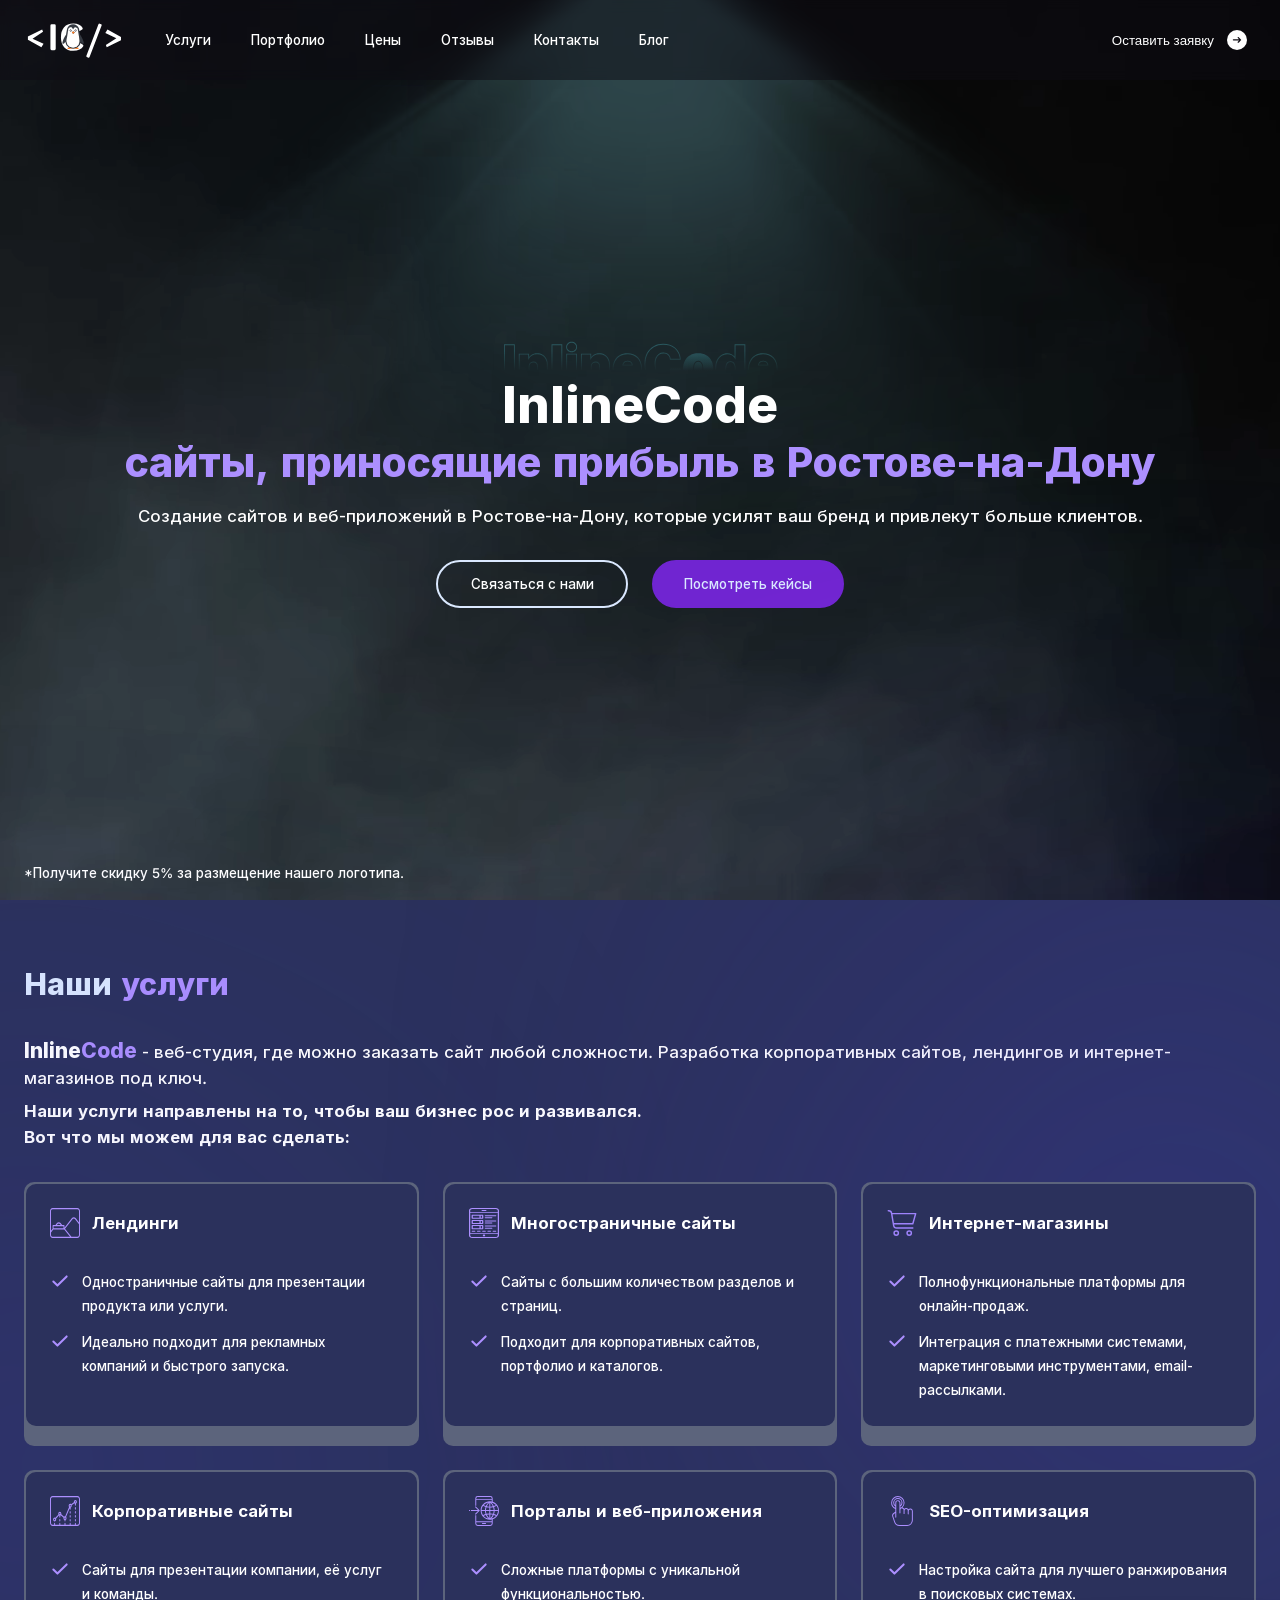
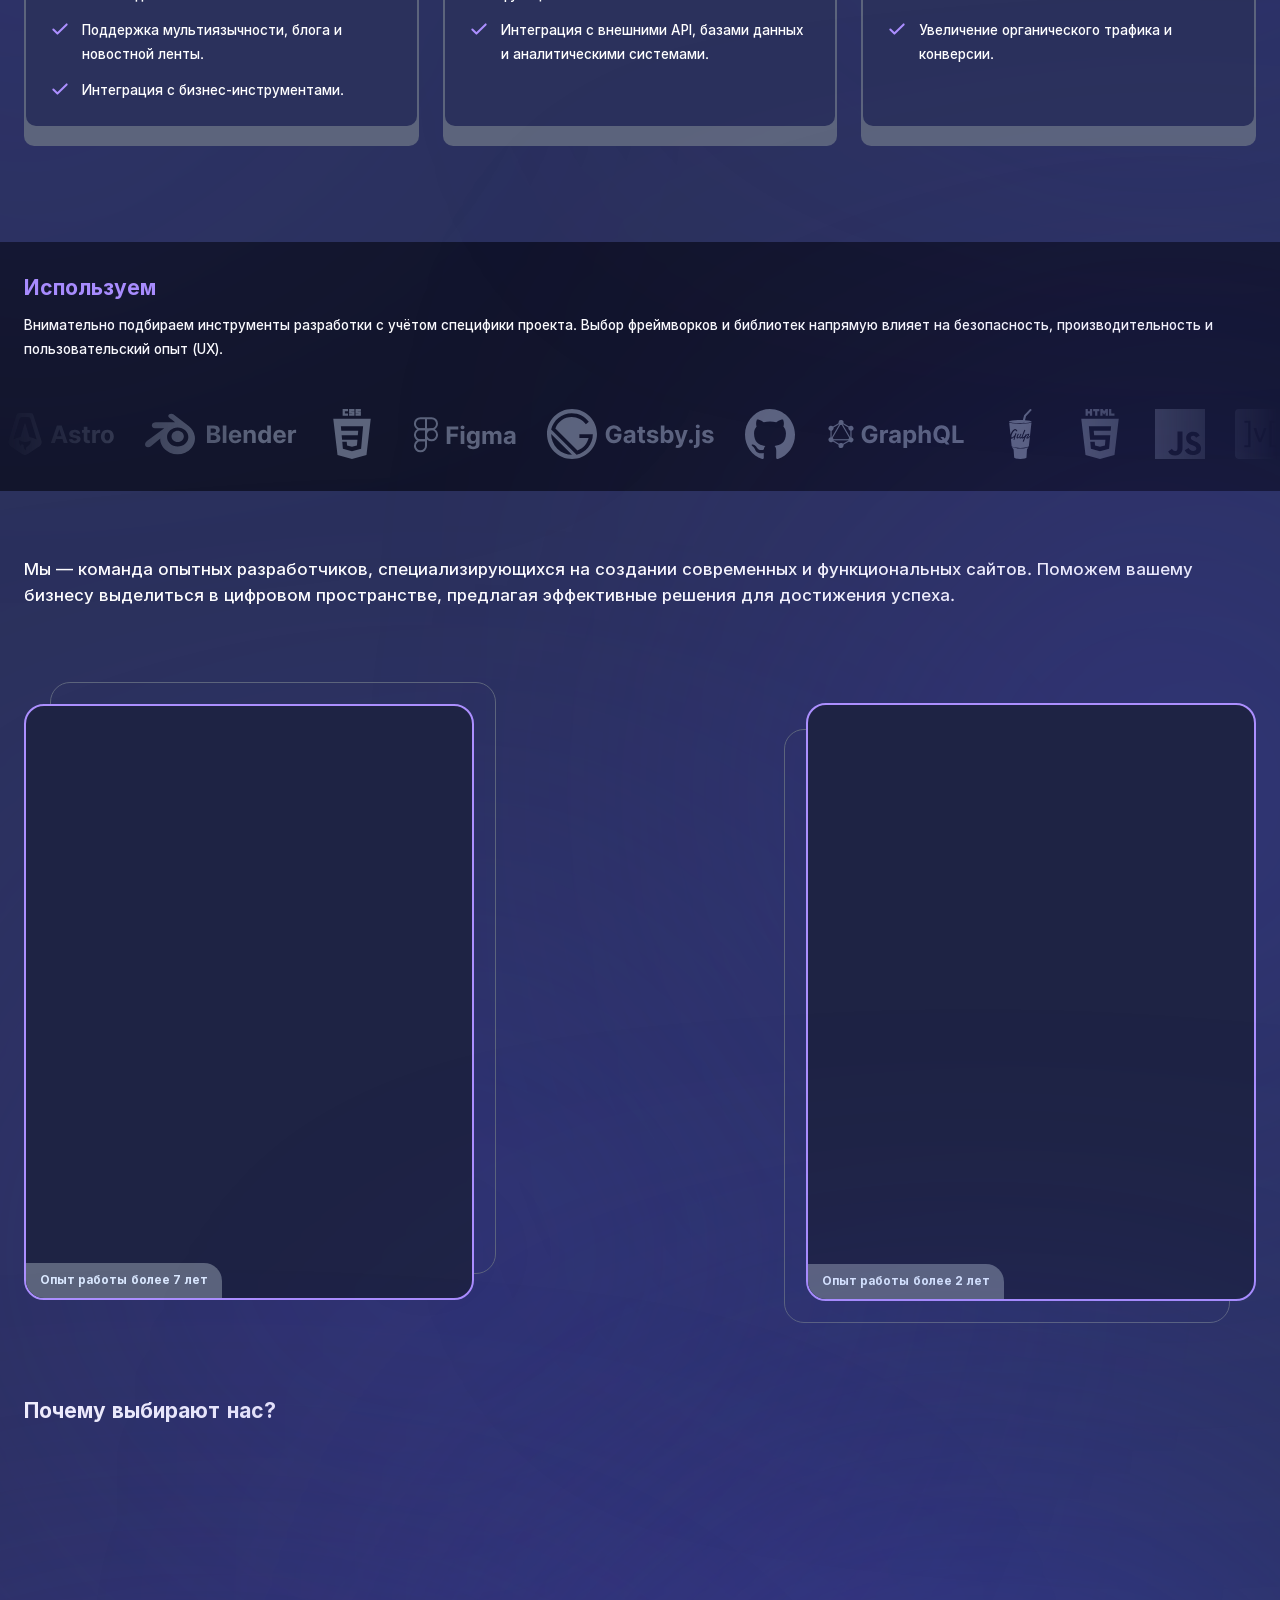
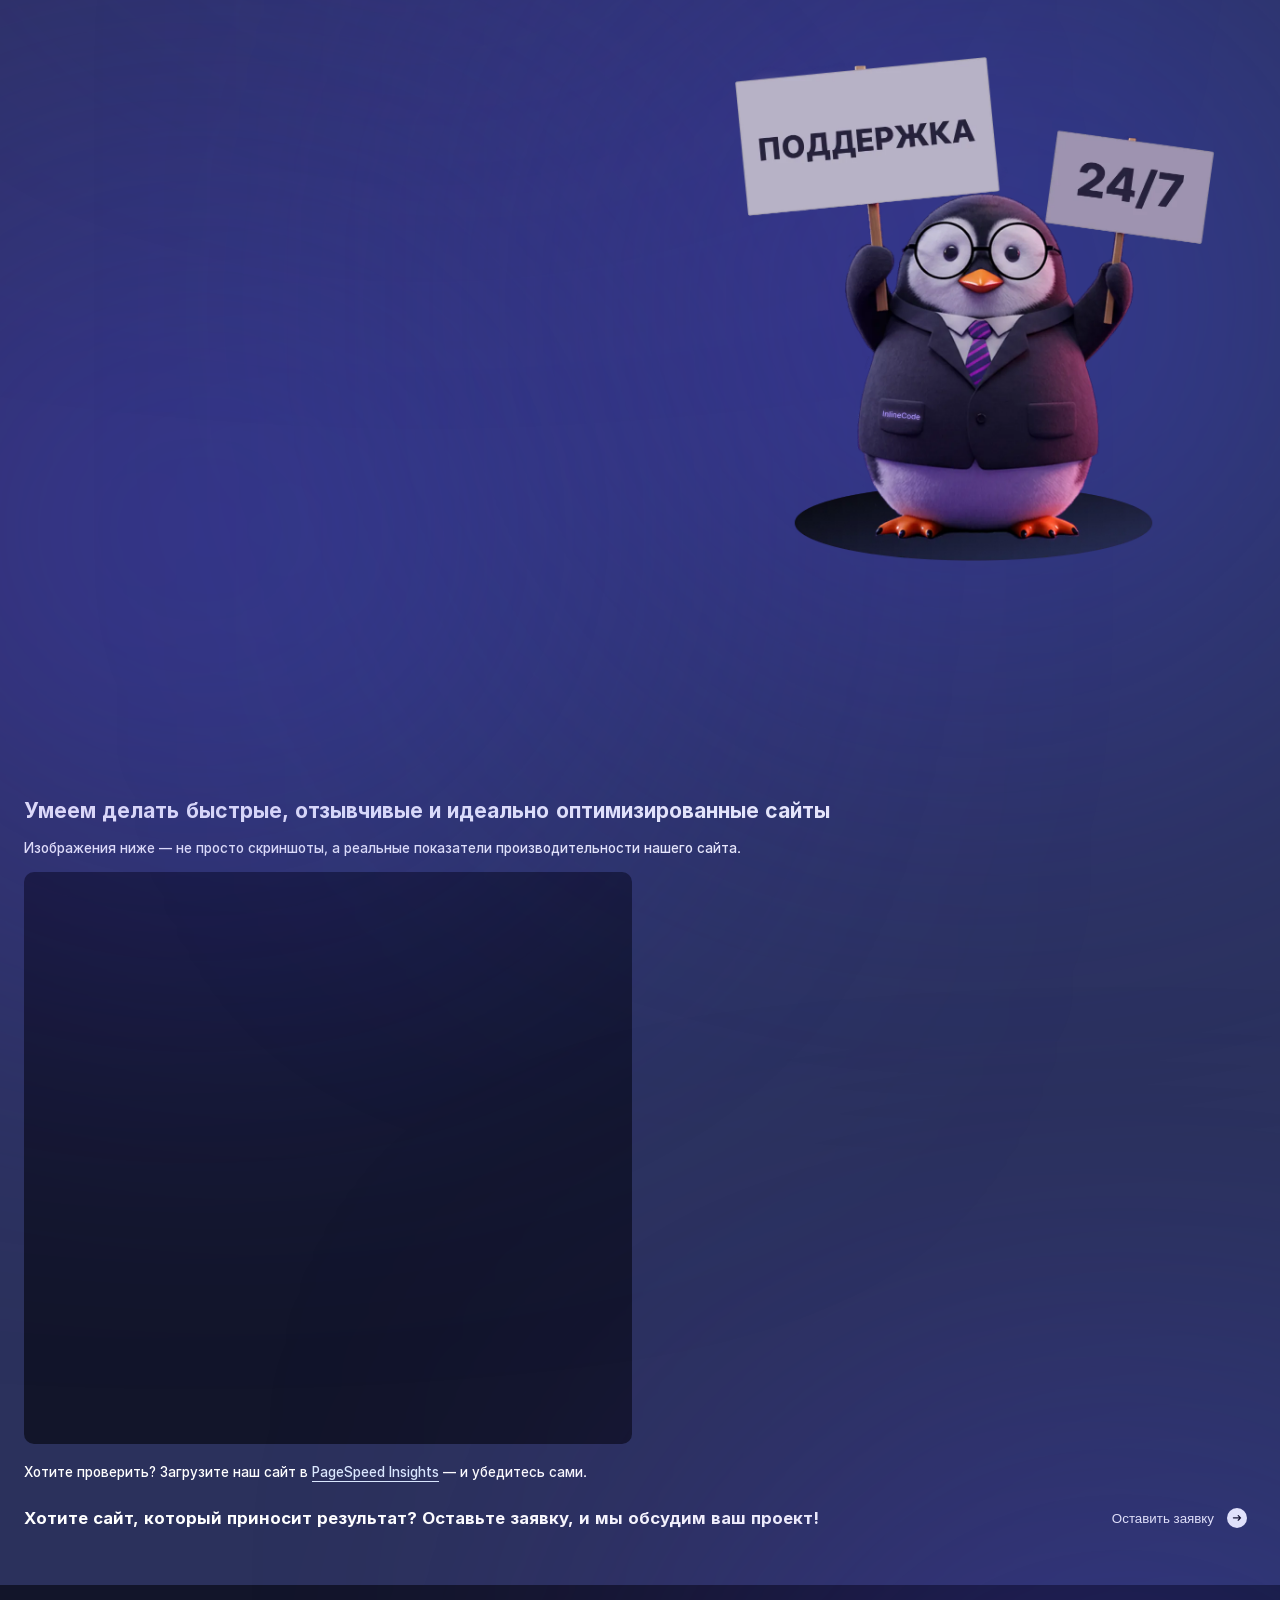
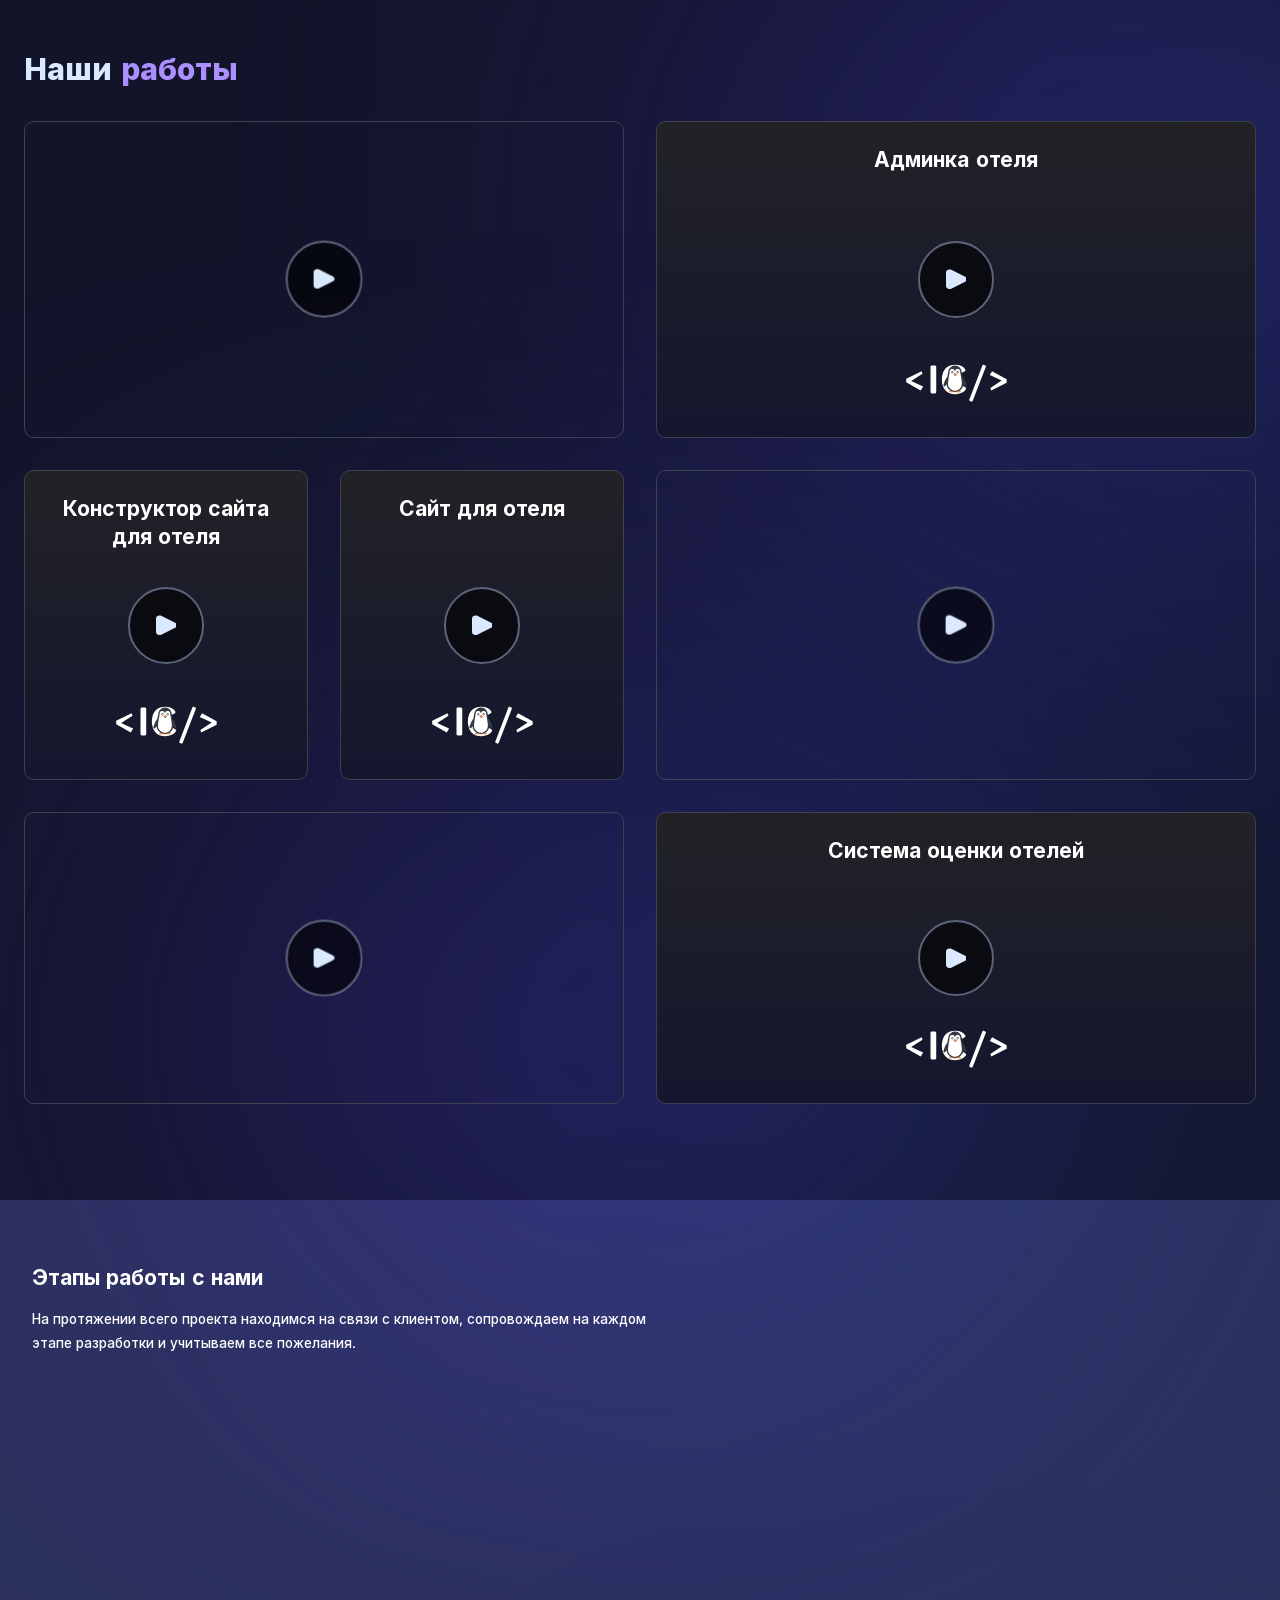
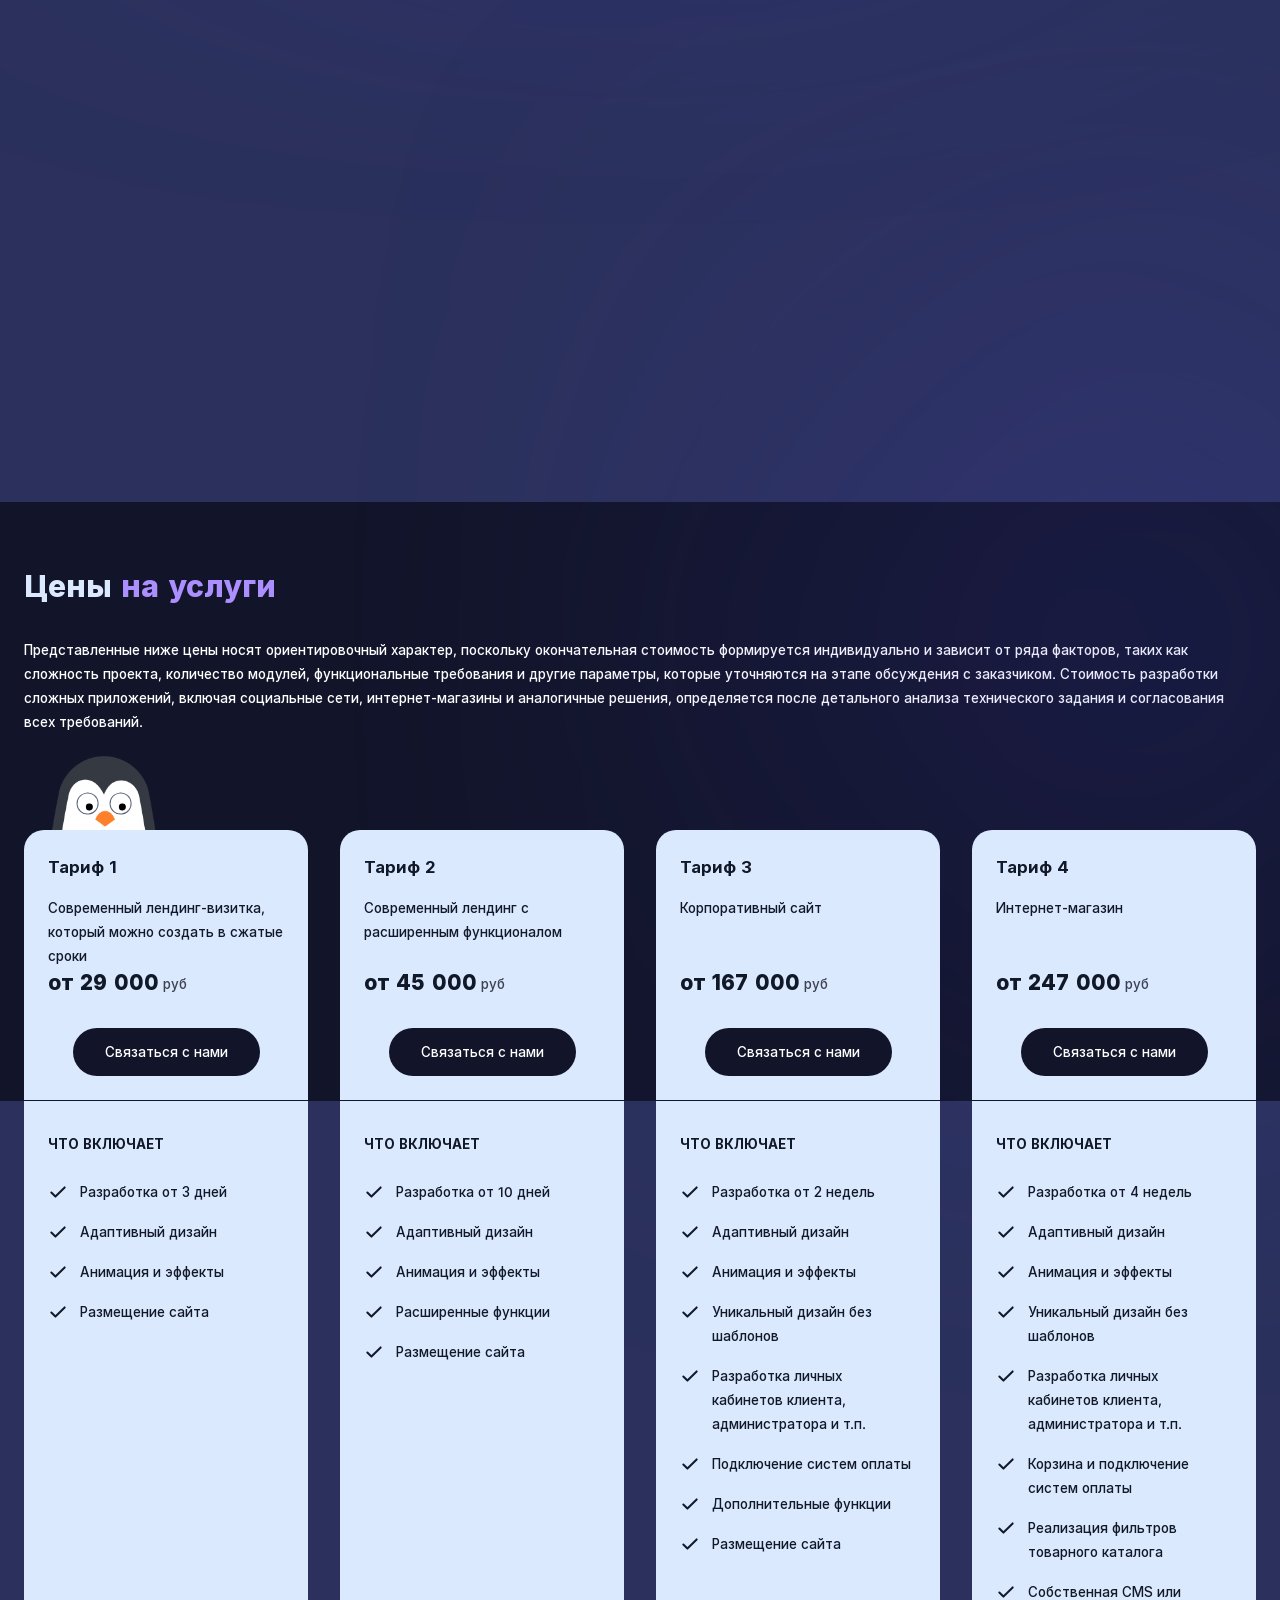
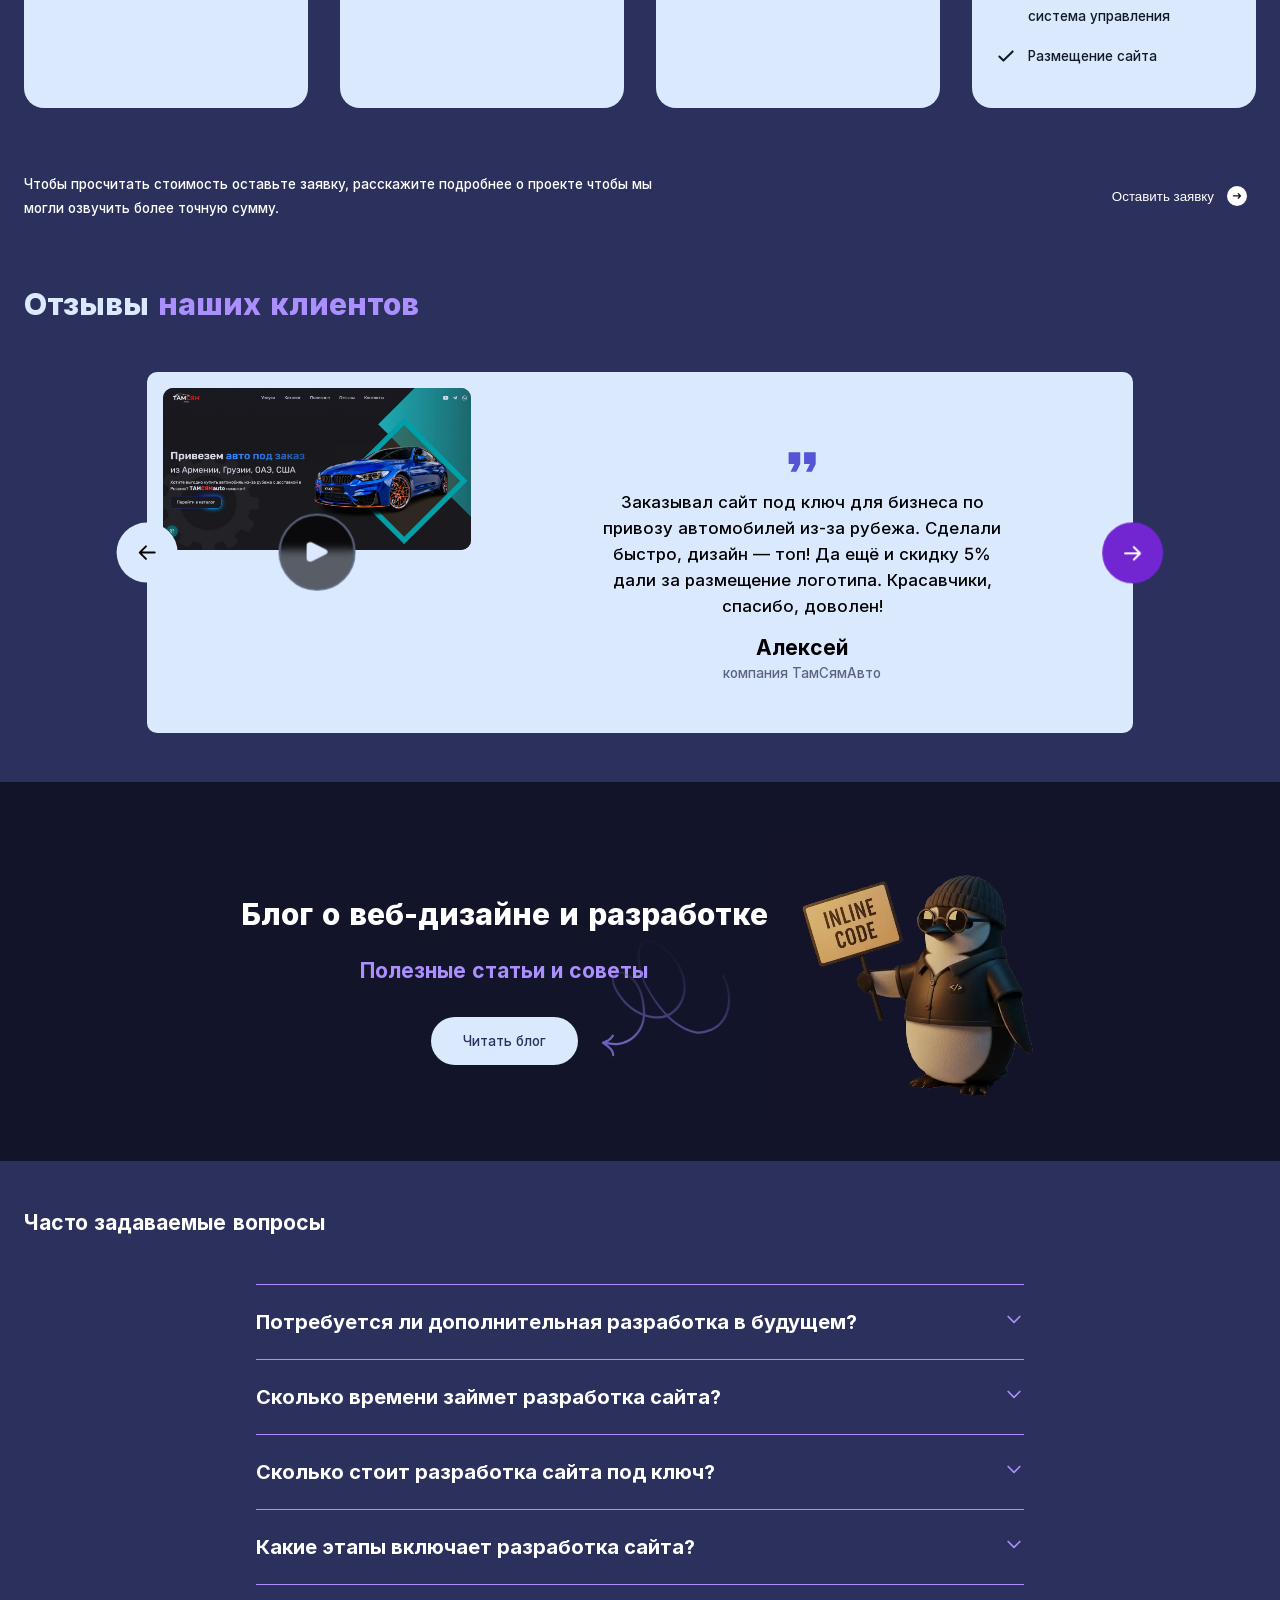
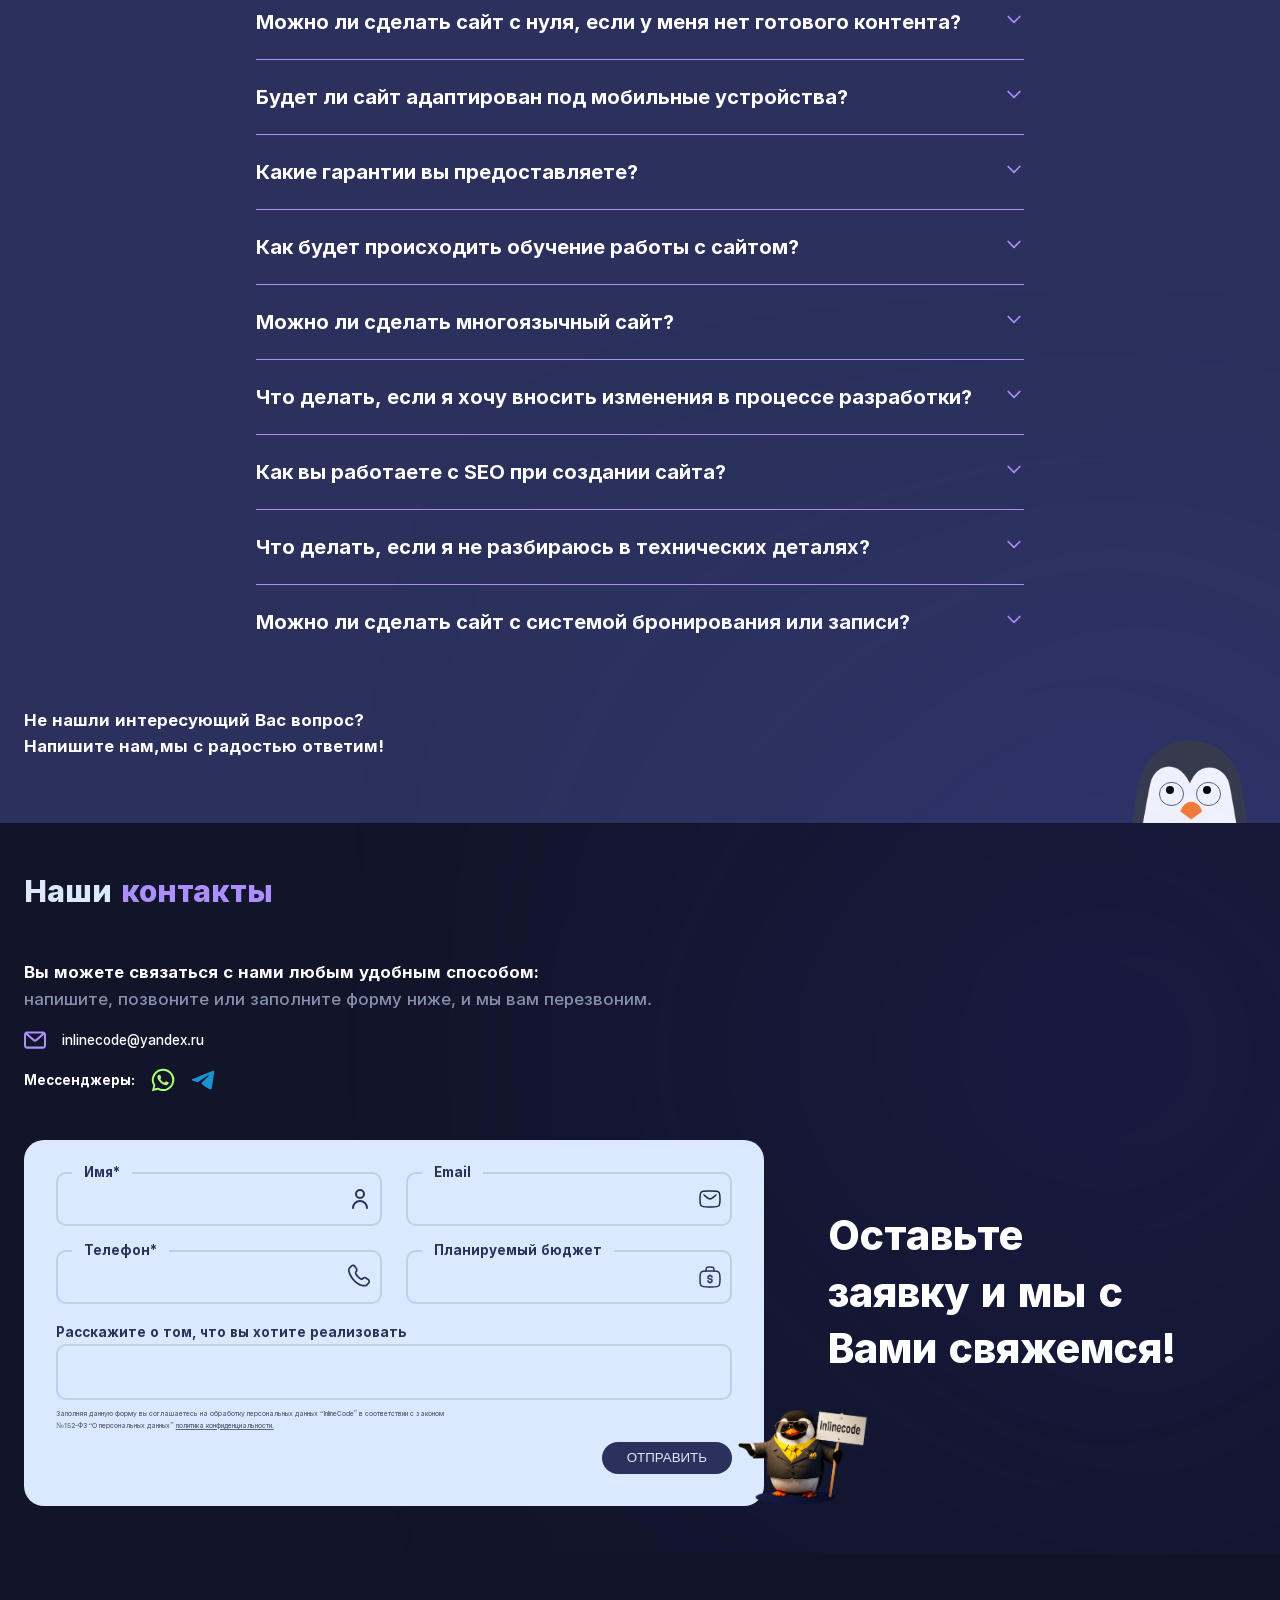
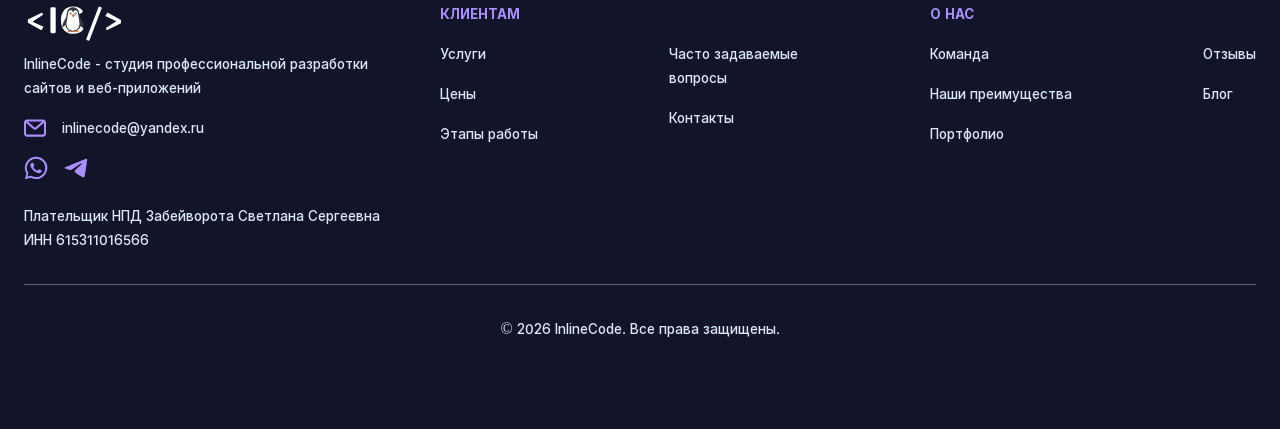
<file: rostov-on-don/index.html>
<!doctype html><html class=Ua lang=ru><meta charset=UTF-8><meta name=viewport content="width=device-width"><meta name=color-scheme content="only light"><title>Разработка сайтов под ключ в Ростове-на-Дону - InlineCode</title><meta name=description content="Создание сайтов на заказ в Ростове-на-Дону. Услуги веб-разработки, продвижения сайтов и поддержки проектов для бизнеса в Ростове."><link rel=icon href=/favicon.ico sizes=32x32><link rel=icon media="(prefers-color-scheme: light)" type=image/svg+xml href=/favicon.svg><link rel=icon media="(prefers-color-scheme: dark)" type=image/svg+xml href=/favicon-white.svg><script type=module src=/_astro/ClientRouter.astro_astro_type_script_index_0_lang.DW16d_zL.js></script><link rel=canonical href=https://inlinecode.ru/><link rel=alternate href=https://inlinecode.ru/rostov-on-don/><meta name=astro-view-transitions-enabled content=true><meta name=astro-view-transitions-fallback content=animate><style>.wa{aspect-ratio:1;width:13.5%;rotate:var(--eye-angle);border:1px solid var(--color-gray);background:#fff;border-radius:50%;position:absolute;top:20%}.wa.xa{left:var(--eye-left)}.wa.Aa{right:var(--eye-left)}.ya{background-color:var(--color-black);width:36%;height:36%;top:15%;left:25%}@media (pointer:coarse){:where(#spy-faq,#spy-price,#spy-blog-content)[data-animate]{transition:translate .3s linear;& .wa{transition:rotate .15s linear}}}#spy-faq:where([data-animate=true],[data-animate=visibility]){--eye-angle:-120deg;translate:0 50%}#spy-blog-content{--eye-angle:120deg;&:where([data-animate=true],[data-animate=visibility]){--eye-angle:180deg;translate:0 50%}}#spy-price[data-animate=true]{translate:0 -50%;& .wa{rotate:55deg}}#spy-price[data-animate=visibility]{translate:0 50%}</style><link rel=stylesheet href=/_astro/_city_.0NAeLEtT.css><style>.astro-route-announcer{clip:rect(0 0 0 0);clip-path:inset(50%);white-space:nowrap;width:1px;height:1px;position:absolute;top:0;left:0;overflow:hidden}</style><script type=module src=/_astro/page.DffPipBq.js></script><body class="Ua Va Wa Xa Ya g h"><header id=header class="Bh C Ch Ia ud wd"> <div class=e> <div class="Dh H b g i"> <nav class=Eh> <ul class="Fh Gh Hc"> <li> <a href=/#services class="Hh Ih _b db eb"> Услуги </a> <li> <a href=/#portfolio class="Hh Ih _b db eb"> Портфолио </a> <li> <a href=/#prices class="Hh Ih _b db eb"> Цены </a> <li> <a href=/#reviews class="Hh Ih _b db eb"> Отзывы </a> <li> <a href=/#contacts class="Hh Ih _b db eb"> Контакты </a> <li> <a href=/blog/ class="Hh Ih _b db eb"> Блог </a> </li> </ul> </nav> <button aria-label="Открыть меню" id=menu-hamburger class="Jh O aj bj g i j" data-hamburger=true> <svg id=menu-icon class="Xa Yi Zi ce de k" viewBox="0 0 100 80"> <line x1=20 y1=20 x2=80 y2=20 stroke=currentColor stroke-width=8 stroke-linecap=round class="_i ce de"/> <line x1=20 y1=40 x2=80 y2=40 stroke=currentColor stroke-width=8 stroke-linecap=round class="de oi"/> <line x1=20 y1=60 x2=80 y2=60 stroke=currentColor stroke-width=8 stroke-linecap=round class="_i ce de"/> </svg> </button> <a href=/ aria-label="Домашняя страница"> <svg width=163 height=61 fill=none aria-hidden=true viewBox="0 0 163 61" class="Kh Lh c"><title>Логотип студии разработки сайтов под ключ InlineCode</title><path fill=#fff d="M28.08 42.32 6.3 30.2v-5.22l22.98-11.34 1.44 3.66-16.98 11.04 17.82 8.28zM44.677 47q-2.052 0-2.051-2.197V7.186q0-2.198 2.05-2.198h4.454q2.05 0 2.05 2.198v37.617Q51.18 47 49.13 47zm14.91-21.006q0-10.107 5.127-16.055 5.127-5.947 14.795-5.947 5.567 0 9.434 1.729 3.867 1.728 5.45 5.01 1.053 2.167-.352 2.93l-3.516 1.874q-1.845.996-3.047-1.113-.762-1.349-2.842-2.432-2.05-1.083-4.834-1.084-6.151 0-8.613 3.897-2.46 3.867-2.46 11.191t2.46 11.22q2.46 3.868 8.613 3.868 3.31 0 5.567-1.494 2.285-1.495 3.164-2.842 1.435-2.198 3.047-1.113l3.515 2.344q1.436.965.293 2.93-1.7 2.928-5.83 5.009-4.13 2.08-10.049 2.08-9.521 0-14.736-5.947-5.185-5.948-5.185-16.055m41.865 32.08q-1.377-.527-.733-2.168l19.453-50.683q.645-1.64 1.992-1.114l2.373.909q1.377.527.733 2.168l-19.453 50.683q-.645 1.641-1.992 1.113zM133.53 42.32l-1.44-3.66 16.98-11.04-17.82-8.28 3.48-5.7 21.78 12.12v5.22z"/><path fill=#353A42 d="M95.912 32.394c-1.694-5.435-3.937-8.799-5.342-10.526-.773-4.818-1.661-9.484-1.858-10.053C87.342 7.847 83.61 5 79.22 5c-4.597 0-8.473 3.122-9.67 7.383-.133.473-.955 4.873-1.69 9.498-1.407 1.731-3.642 5.092-5.333 10.513-2.129 6.829 2.788 3.717 4.17.77a12.73 12.73 0 0 0 5.65 9.513 12.4 12.4 0 0 0 6.873 2.07 12.4 12.4 0 0 0 6.873-2.07 12.73 12.73 0 0 0 5.65-9.514c1.382 2.948 6.298 6.06 4.17-.769M79.22 42.523c-5.722 0-10.377-4.709-10.377-10.496 0-3.764 2.448-17.853 2.827-19.056.746-2.367 2.95-3.48 5.053-2.46 1.582.767 2.497 2.873 2.497 2.873s.66-2.054 2.2-2.78c2.358-1.113 4.845.54 5.404 2.868.309 1.287 2.772 14.742 2.772 18.555 0 5.787-4.655 10.496-10.376 10.496"/><path fill=#FF802A d="M72.346 42.758c-1.116.086-2.104.625-2.043 2.242h17.833c.061-1.617-.926-2.156-2.043-2.242a12.4 12.4 0 0 1-6.873 2.07 12.4 12.4 0 0 1-6.874-2.07"/><path fill=#fff d="M81.42 10.604c-1.54.726-2.2 2.78-2.2 2.78s-.915-2.105-2.497-2.873c-2.103-1.02-4.307.093-5.054 2.46-.379 1.204-2.826 15.292-2.826 19.056 0 5.787 4.655 10.496 10.376 10.496s10.376-4.708 10.376-10.496c0-3.813-2.463-17.267-2.772-18.554-.559-2.33-3.045-3.981-5.403-2.87m-1.926 6.316c1.54 0 2.127 1.842 2.127 1.842l-2.127 1.559-2.127-1.559s.587-1.842 2.127-1.842m-5.526-2.067a1.396 1.396 0 0 1 1.683-1.046c.75.18 1.214.942 1.035 1.702a1.395 1.395 0 0 1-1.682 1.046 1.413 1.413 0 0 1-1.036-1.702m9.467 1.702a1.396 1.396 0 0 1-1.682-1.046 1.41 1.41 0 0 1 1.035-1.702 1.395 1.395 0 0 1 1.682 1.046 1.414 1.414 0 0 1-1.035 1.702"/><path fill=#FF802A d="M81.622 18.762s-.588-1.842-2.128-1.842-2.127 1.842-2.127 1.842l2.127 1.559z"/><path fill=#fff stroke=#353A42 stroke-width=.5 d="M76.486 15.238a1.31 1.31 0 0 1-1.301 1.32 1.31 1.31 0 0 1-1.302-1.32c0-.731.585-1.32 1.302-1.32a1.31 1.31 0 0 1 1.301 1.32Zm8.071 0a1.31 1.31 0 0 1-1.302 1.32 1.31 1.31 0 0 1-1.302-1.32c0-.731.586-1.32 1.302-1.32a1.31 1.31 0 0 1 1.302 1.32Z"/><ellipse cx=75.495 cy=15.238 fill=#353A42 rx=.31 ry=.314 /><ellipse cx=83.565 cy=15.238 fill=#353A42 rx=.31 ry=.314 /></svg> </a> <button target=modal-contact-form class="Mh O Xa Xb Yb Zb _b ac bc cc dc ec g i rd"> Оставить заявку <div class="_b g i j la sb"> <svg fill=none aria-hidden=true viewBox="0 0 13 9" height=0.4375em><path stroke=#0F0C14 stroke-linecap=round stroke-linejoin=round stroke-width=2 d="M1 4.403h10.889M8.45 1l3.439 3.5L8.45 8"/></svg> </div> </button> </div> </div> </header> <script>!function(){let e=window.matchMedia("(max-width: 64rem)");function i(){let i,s,a;e.matches&&(s=document.querySelector("header"),a=document.querySelector("[data-hamburger]"),a?.addEventListener("click",()=>{if(i||(s?.insertAdjacentHTML("afterend",'<aside class="Vd ne fi ud Nb gi Bh hi wd ii Oa ji" data-sidebar tabindex="-1"> <div class="e"> <nav> <ul class="pc ki g h"> <li style="--delay:0ms" class="_a li mi Ad k g i ni Rg oi Wd pi qi"> <svg aria-hidden="true" width="1.7em" height="1.7em"> <use href="/icons.svg#sidebar-service-icon"></use> </svg> <a href="/#services"> <span class="x Nb"></span> Услуги </a> </li><li style="--delay:50ms" class="_a li mi Ad k g i ni Rg oi Wd pi qi"> <svg aria-hidden="true" width="1.7em" height="1.7em"> <use href="/icons.svg#sidebar-portfolio-icon"></use> </svg> <a href="/#portfolio"> <span class="x Nb"></span> Портфолио </a> </li><li style="--delay:100ms" class="_a li mi Ad k g i ni Rg oi Wd pi qi"> <svg aria-hidden="true" width="1.7em" height="1.7em"> <use href="/icons.svg#sidebar-price-icon"></use> </svg> <a href="/#prices"> <span class="x Nb"></span> Цены </a> </li><li style="--delay:150ms" class="_a li mi Ad k g i ni Rg oi Wd pi qi"> <svg aria-hidden="true" width="1.7em" height="1.7em"> <use href="/icons.svg#sidebar-reviews-icon"></use> </svg> <a href="/#reviews"> <span class="x Nb"></span> Отзывы </a> </li><li style="--delay:200ms" class="_a li mi Ad k g i ni Rg oi Wd pi qi"> <svg aria-hidden="true" width="1.7em" height="1.7em" class="yc"> <use href="/icons.svg#sidebar-contacts-icon"></use> </svg> <a href="/#contacts"> <span class="x Nb"></span> Контакты </a> </li><li style="--delay:250ms" class="_a li mi Ad k g i ni Rg oi Wd pi qi"> <svg aria-hidden="true" width="1.7em" height="1.7em"> <use href="/icons.svg#sidebar-blog-icon"></use> </svg> <a href="/blog"> <span class="x Nb"></span> Блог </a> </li> </ul> </nav> </div> </aside>'),(i=document.querySelector("aside")).addEventListener("click",e=>{e.target?.closest("a")&&a.click()})),a.classList.toggle("open"),i.dataset.active){delete i.dataset.active,delete document.body.dataset.lock;return}document.body.dataset.lock="true",i.dataset.active="true"}))}i(),document.addEventListener("astro:after-swap",i),e.addEventListener("change",i)}()</script> <main class=d> <div class=Za> <div id=hero class="Jc Kc Lc Mc Nc k"> <video poster=[data-uri] class="C Nb Ua qa x" playsinline muted autoplay loop> <source src=/_astro/smoke-background.BREZoe-u.webm type=video/webm> <source src=/_astro/smoke-background.C7c3acX8.mp4 type=video/mp4> </video> <div class="Da Fa Nb Oc Pc Qc x"></div> <div class=e> <div class="Jc Kc Lc g h j v"> <div class=Rc> <h1 class="g h i"> <div class="Sc gb k n"> InlineCode <svg width=318 height=34 fill=none aria-hidden=true viewBox="0 0 318 34" class="Tc Ua Uc Vc Wc x"><path fill=url(#a) fill-rule=evenodd d="M12.547 33.54V2.854H0V33.54h1V3.855h10.547V33.54zm25.779 0v-4.87c.013-1.646-.404-2.794-1.123-3.578l-.005-.006c-.696-.771-1.689-1.204-3.114-1.204-.942 0-1.731.206-2.398.591l-.005.003c-.646.367-1.15.894-1.52 1.608-.355.711-.56 1.616-.574 2.749v4.706h-1v-4.712q.02-1.875.682-3.196.682-1.322 1.917-2.024 1.258-.725 2.898-.725 2.471 0 3.857 1.534 1.406 1.534 1.385 4.262v4.861zm12.419 0v-6.905c.014-2.586-.48-4.895-1.517-6.894-1.018-2.004-2.465-3.58-4.334-4.703-1.87-1.146-4.052-1.7-6.506-1.7-2.578 0-4.856.616-6.79 1.89a10.2 10.2 0 0 0-2.522 2.307v-3.77H17.168v19.774h1V14.764h9.908v6.008h.362q.27-.749.638-1.418a9.1 9.1 0 0 1 3.07-3.29q2.62-1.726 6.242-1.726 3.452 0 5.987 1.556 2.557 1.534 3.963 4.303 1.427 2.75 1.407 6.435v6.907zm16.87 0V2.854h-12.42V33.54h1V3.855h10.42V33.54zm17.05 0V13.763H72.246V33.54h1V14.764h10.42V33.54zm25.79 0v-4.87c.012-1.646-.404-2.794-1.123-3.578l-.005-.006c-.696-.771-1.689-1.204-3.114-1.204-.942 0-1.731.206-2.398.591l-.005.003c-.646.367-1.151.894-1.521 1.608-.354.712-.56 1.616-.573 2.749v4.706h-1v-4.712q.02-1.875.682-3.196.681-1.322 1.917-2.024 1.257-.725 2.898-.725 2.471 0 3.857 1.534 1.406 1.534 1.385 4.262v4.861zm12.419 0v-6.905c.014-2.586-.479-4.895-1.517-6.895-1.018-2.003-2.465-3.579-4.334-4.701-1.87-1.147-4.052-1.7-6.506-1.7-2.578 0-4.857.615-6.791 1.889a10.2 10.2 0 0 0-2.521 2.307v-3.77H89.297v19.774h1V14.764h9.908v6.008h.362q.271-.749.638-1.418a9.1 9.1 0 0 1 3.069-3.29q2.62-1.726 6.243-1.726 3.452 0 5.987 1.556 2.558 1.534 3.963 4.303 1.428 2.75 1.407 6.435v6.907zm37.281 0v-2.497c0-2.78-.404-5.281-1.235-7.489-.825-2.205-1.991-4.084-3.507-5.615-1.511-1.527-3.304-2.677-5.367-3.45-2.058-.772-4.309-1.15-6.743-1.15-3.441 0-6.483.742-9.09 2.265-2.595 1.504-4.608 3.618-6.028 6.323-1.424 2.696-2.118 5.816-2.118 9.329q0 1.173.097 2.283h1.004a25 25 0 0 1-.101-2.283q0-5.071 2.003-8.864 2.002-3.814 5.646-5.923 3.643-2.13 8.587-2.13 3.494 0 6.392 1.086t5.007 3.217q2.11 2.13 3.281 5.263 1.173 3.11 1.172 7.138v2.496zm119.904 0V2.854H267.64v14.303a12 12 0 0 0-.266-.32c-.895-1.038-2.018-1.87-3.349-2.506-1.389-.677-3.015-.994-4.845-.994-2.471 0-4.786.647-6.928 1.932l-.003.002c-2.168 1.31-3.885 3.31-5.174 5.933-1.31 2.666-1.935 5.998-1.935 9.944q0 1.234.085 2.39h1.003a32 32 0 0 1-.088-2.39q0-5.775 1.833-9.503 1.832-3.729 4.794-5.518 2.982-1.79 6.413-1.79 2.578 0 4.411.895 1.832.873 3.025 2.258.58.675 1.024 1.372.47.738.787 1.505h.213V3.855h10.419V33.54zm37.42 0v-2.497c0-2.78-.404-5.281-1.235-7.489-.825-2.205-1.99-4.084-3.507-5.615-1.511-1.527-3.304-2.677-5.367-3.45-2.057-.772-4.309-1.15-6.743-1.15-3.441 0-6.483.742-9.089 2.265-2.596 1.504-4.609 3.618-6.029 6.323-1.423 2.696-2.118 5.816-2.118 9.329q0 1.173.097 2.283h1.004a25 25 0 0 1-.101-2.283q0-5.071 2.003-8.864 2.003-3.814 5.646-5.923 3.644-2.13 8.587-2.13 3.494 0 6.392 1.086t5.007 3.217 3.282 5.263q1.171 3.11 1.171 7.138v2.496zm-48.776 0q.171-1.125.172-2.412 0-2.685-.725-4.624-.703-1.938-2.067-2.983-1.342-1.044-3.238-1.044-1.94 0-3.281 1.066-1.343 1.065-2.046 3.004-.682 1.94-.682 4.58 0 1.288.167 2.412h1.012a15 15 0 0 1-.179-2.411c0-1.677.217-3.084.624-4.244.418-1.152 1.003-1.985 1.725-2.558.695-.552 1.562-.849 2.66-.849 1.069 0 1.925.29 2.625.834l.006.004c.729.559 1.317 1.38 1.734 2.53l.003.01c.431 1.152.662 2.569.662 4.273q-.001 1.31-.185 2.411zm-25.878 0h-11.657q.153-1.115.153-2.37 0-2.727-.703-4.772-.681-2.047-1.981-3.196t-3.175-1.15q-1.939 0-3.281 1.15-1.322 1.15-2.024 3.196-.682 2.045-.682 4.773 0 1.254.149 2.368H207.97a24 24 0 0 1-.106-2.305c0-3.498.687-6.61 2.095-9.305l.001-.002c1.422-2.708 3.452-4.823 6.077-6.326h-.001l.498.868-.496-.868h-.001c2.651-1.523 5.785-2.263 9.361-2.263 3.575 0 6.702.74 9.34 2.263l-.003-.001-.495.869.501-.866-.003-.002c2.638 1.502 4.668 3.617 6.076 6.326v-.002l-.884.467.887-.461-.003-.004c1.424 2.695 2.118 5.808 2.118 9.307q0 1.182-.107 2.305m-12.667 0h-9.525a17 17 0 0 1-.158-2.37c0-1.736.217-3.214.629-4.452.424-1.233 1.012-2.133 1.731-2.76.695-.594 1.55-.907 2.627-.907 1.027 0 1.844.308 2.512.9.706.625 1.283 1.526 1.696 2.763l.003.009c.424 1.236.648 2.712.648 4.448q0 1.272-.163 2.368m-25.242 0h-1.017q.031-.165.057-.326.082-.498.13-1l-1.004-.005-9.649-.058a9.5 9.5 0 0 1-.352 1.388h-1.064a8.2 8.2 0 0 0 .431-1.562l.146-.832.845.006 10.653.064 1.093.006-.104 1.089q-.059.617-.165 1.23m-27.521 0a12 12 0 0 1-.471-.972c-.756-1.8-1.156-4.087-1.156-6.895 0-2.69.391-4.923 1.137-6.73.76-1.81 1.819-3.142 3.154-4.054 1.346-.91 2.969-1.383 4.915-1.383 1.098 0 2.071.156 2.931.455l.008.003.009.003c.88.29 1.621.704 2.237 1.235a6.2 6.2 0 0 1 1.506 1.948c.384.77.646 1.648.776 2.644l.113.87h12.635l-.108-1.097c-.266-2.723-.958-5.173-2.091-7.334-1.125-2.144-2.593-3.962-4.405-5.442-1.807-1.492-3.894-2.615-6.249-3.375-2.356-.775-4.905-1.157-7.639-1.157-4.033 0-7.704.902-10.989 2.724-3.302 1.831-5.911 4.508-7.828 8-1.932 3.52-2.872 7.764-2.872 12.69 0 2.853.312 5.478.947 7.866h1.036q-.984-3.538-.983-7.866 0-7.2 2.748-12.208t7.436-7.607q4.688-2.6 10.505-2.6 3.963 0 7.329 1.108 3.367 1.087 5.924 3.197 2.556 2.088 4.154 5.134 1.392 2.653 1.862 5.968.07.492.12 1h-10.653q-.214-1.64-.874-2.962a7.2 7.2 0 0 0-1.747-2.258q-1.087-.938-2.578-1.428-1.47-.51-3.26-.511-3.175 0-5.476 1.555-2.28 1.556-3.516 4.496-1.214 2.94-1.214 7.116 0 4.347 1.236 7.287.128.297.266.58zM74.013 10.232l.005.005c1.241 1.14 2.742 1.712 4.448 1.712 1.719 0 3.223-.57 4.453-1.717 1.245-1.16 1.895-2.6 1.895-4.269 0-1.655-.652-3.08-1.895-4.225C81.691.579 80.187 0 78.466 0c-1.71 0-3.211.582-4.45 1.737-1.245 1.145-1.898 2.57-1.898 4.227 0 1.669.65 3.109 1.895 4.269M78.466 1q2.217 0 3.772 1.47 1.575 1.448 1.576 3.494 0 2.067-1.576 3.537-1.555 1.45-3.772 1.45-2.194 0-3.771-1.45-1.577-1.47-1.577-3.537 0-2.045 1.577-3.494Q76.271 1 78.466 1m69.994 26.59h-11.117a6.6 6.6 0 0 1 .125-1q.204-.99.721-1.833a5.8 5.8 0 0 1 2.195-2.11q1.385-.788 3.132-.788 1.726 0 3.047.746a5.35 5.35 0 0 1 2.109 2.024q.528.895.703 1.962.079.483.086 1zm-.101-1h-9.865q.178-.709.548-1.31l.004-.006a4.8 4.8 0 0 1 1.822-1.751l.011-.006c.758-.432 1.629-.658 2.637-.658 1.002 0 1.844.216 2.555.617l.009.005.008.004a4.36 4.36 0 0 1 1.723 1.652c.259.44.443.921.548 1.454m157.426 1h-11.117q.024-.516.124-1 .205-.99.721-1.833a5.8 5.8 0 0 1 2.195-2.11q1.384-.788 3.132-.788 1.726 0 3.047.746a5.35 5.35 0 0 1 2.109 2.024q.53.895.703 1.962.079.483.086 1zm-.102-1h-9.865q.178-.709.548-1.31l.004-.006a4.8 4.8 0 0 1 1.823-1.751l.01-.006c.758-.432 1.629-.658 2.637-.658 1.003 0 1.844.216 2.555.617l.009.005.008.004a4.35 4.35 0 0 1 1.723 1.652c.259.44.443.921.548 1.454" clip-rule=evenodd /><defs><linearGradient id=a x1=143.56 x2=143.56 y1=10.492 y2=33.539 gradientUnits=userSpaceOnUse><stop stop-color=#57E7F5 stop-opacity=.25 /><stop offset=1 stop-color=#57E7F5 stop-opacity=0 /></linearGradient></defs></svg> </div> <div class="Xc Yc gb p xc yc">сайты, приносящие прибыль в Ростове-на-Дону</div> </h1> <p class="Zc p s"> Создание сайтов и веб-приложений в Ростове-на-Дону, которые усилят ваш бренд и привлекут больше клиентов. </p> <ul class="H J _c g i j"> <li> <a href=/#contacts class="L O P R U _b ad fc g gc hc i ic j"> <div class="bd cd p"> Связаться с нами </div> <div class="bd cd dd" aria-hidden=true> Посмотреть кейсы </div> </a> </li> <li> <a class="G O P R _b ad fc ga gc ja jc kc" href=/#portfolio> Посмотреть кейсы </a> </li> </ul> </div> <div class="ed fd p v va xc"> *Получите скидку 5% за размещение нашего логотипа. </div> </div> </div> </div> <script>!function(){let e=window.matchMedia("(max-width: 64rem)");function i(){let i,s,a;e.matches&&(s=document.querySelector("header"),a=document.querySelector("[data-hamburger]"),a?.addEventListener("click",()=>{if(i||(s?.insertAdjacentHTML("afterend",'<aside class="Vd ne fi ud Nb gi Bh hi wd ii Oa ji" data-sidebar tabindex="-1"> <div class="e"> <nav> <ul class="pc ki g h"> <li style="--delay:0ms" class="_a li mi Ad k g i ni Rg oi Wd pi qi"> <svg aria-hidden="true" width="1.7em" height="1.7em"> <use href="/icons.svg#sidebar-service-icon"></use> </svg> <a href="/#services"> <span class="x Nb"></span> Услуги </a> </li><li style="--delay:50ms" class="_a li mi Ad k g i ni Rg oi Wd pi qi"> <svg aria-hidden="true" width="1.7em" height="1.7em"> <use href="/icons.svg#sidebar-portfolio-icon"></use> </svg> <a href="/#portfolio"> <span class="x Nb"></span> Портфолио </a> </li><li style="--delay:100ms" class="_a li mi Ad k g i ni Rg oi Wd pi qi"> <svg aria-hidden="true" width="1.7em" height="1.7em"> <use href="/icons.svg#sidebar-price-icon"></use> </svg> <a href="/#prices"> <span class="x Nb"></span> Цены </a> </li><li style="--delay:150ms" class="_a li mi Ad k g i ni Rg oi Wd pi qi"> <svg aria-hidden="true" width="1.7em" height="1.7em"> <use href="/icons.svg#sidebar-reviews-icon"></use> </svg> <a href="/#reviews"> <span class="x Nb"></span> Отзывы </a> </li><li style="--delay:200ms" class="_a li mi Ad k g i ni Rg oi Wd pi qi"> <svg aria-hidden="true" width="1.7em" height="1.7em" class="yc"> <use href="/icons.svg#sidebar-contacts-icon"></use> </svg> <a href="/#contacts"> <span class="x Nb"></span> Контакты </a> </li><li style="--delay:250ms" class="_a li mi Ad k g i ni Rg oi Wd pi qi"> <svg aria-hidden="true" width="1.7em" height="1.7em"> <use href="/icons.svg#sidebar-blog-icon"></use> </svg> <a href="/blog"> <span class="x Nb"></span> Блог </a> </li> </ul> </nav> </div> </aside>'),(i=document.querySelector("aside")).addEventListener("click",e=>{e.target?.closest("a")&&a.click()})),a.classList.toggle("open"),i.dataset.active){delete i.dataset.active,delete document.body.dataset.lock;return}document.body.dataset.lock="true",i.dataset.active="true"}))}i(),document.addEventListener("astro:after-swap",i),e.addEventListener("change",i)}()</script> <section id=services class="Ld a ib k"> <div class=e> <h2 class="G fb gb" aria-atomic=true> Наши <span class=yc>услуги</span> </h2> <p class="_c dg s"> <span class="F gb">Inline<span class=yc>Code</span></span> - веб-студия, где можно заказать сайт любой сложности. Разработка корпоративных сайтов, лендингов и интернет-магазинов под ключ. </p> <p class="r s"> Наши услуги направлены на то, чтобы ваш бизнес рос и развивался. </p> <p class="Pd r s"> Вот что мы можем для вас сделать: </p> <div class=k> <div class="eg fg gg hd sf x z"></div> <div class="Ia Id Ja Jd hd hg sb x"></div> <div id=cards class="H U ig"> <div class="jg k ka kg lg mg na"> <div class="Ua Y a ka v"> <h3 class="Ib g i pd r s"> <svg aria-hidden=true class="c ng" width=1.5em height=1.5em> <use href=/icons.svg#services-landing /> </svg> Лендинги </h3> <ul class="g h og"> <li class="Ib g"> <svg height=20 fill=none aria-hidden=true viewBox="0 0 20 20" class="Gf Hf If c yc"><path stroke=currentColor stroke-linecap=round stroke-linejoin=round stroke-width=2 d="m3.333 10.51 4.103 4.073 9.23-9.166"/></svg> Одностраничные сайты для презентации продукта или услуги. <li class="Ib g"> <svg height=20 fill=none aria-hidden=true viewBox="0 0 20 20" class="Gf Hf If c yc"><path stroke=currentColor stroke-linecap=round stroke-linejoin=round stroke-width=2 d="m3.333 10.51 4.103 4.073 9.23-9.166"/></svg> Идеально подходит для рекламных компаний и быстрого запуска. </li> </ul> </div> </div><div class="jg k ka kg lg mg na"> <div class="Ua Y a ka v"> <h3 class="Ib g i pd r s"> <svg aria-hidden=true class="c ng" width=1.5em height=1.5em> <use href=/icons.svg#services-multi-page /> </svg> Многостраничные сайты </h3> <ul class="g h og"> <li class="Ib g"> <svg height=20 fill=none aria-hidden=true viewBox="0 0 20 20" class="Gf Hf If c yc"><path stroke=currentColor stroke-linecap=round stroke-linejoin=round stroke-width=2 d="m3.333 10.51 4.103 4.073 9.23-9.166"/></svg> Сайты с большим количеством разделов и страниц. <li class="Ib g"> <svg height=20 fill=none aria-hidden=true viewBox="0 0 20 20" class="Gf Hf If c yc"><path stroke=currentColor stroke-linecap=round stroke-linejoin=round stroke-width=2 d="m3.333 10.51 4.103 4.073 9.23-9.166"/></svg> Подходит для корпоративных сайтов, портфолио и каталогов. </li> </ul> </div> </div><div class="jg k ka kg lg mg na"> <div class="Ua Y a ka v"> <h3 class="Ib g i pd r s"> <svg aria-hidden=true class="c ng" width=1.5em height=1.5em> <use href=/icons.svg#services-cart /> </svg> Интернет-магазины </h3> <ul class="g h og"> <li class="Ib g"> <svg height=20 fill=none aria-hidden=true viewBox="0 0 20 20" class="Gf Hf If c yc"><path stroke=currentColor stroke-linecap=round stroke-linejoin=round stroke-width=2 d="m3.333 10.51 4.103 4.073 9.23-9.166"/></svg> Полнофункциональные платформы для онлайн-продаж. <li class="Ib g"> <svg height=20 fill=none aria-hidden=true viewBox="0 0 20 20" class="Gf Hf If c yc"><path stroke=currentColor stroke-linecap=round stroke-linejoin=round stroke-width=2 d="m3.333 10.51 4.103 4.073 9.23-9.166"/></svg> Интеграция с платежными системами, маркетинговыми инструментами, email-рассылками. </li> </ul> </div> </div><div class="jg k ka kg lg mg na"> <div class="Ua Y a ka v"> <h3 class="Ib g i pd r s"> <svg aria-hidden=true class="c ng" width=1.5em height=1.5em> <use href=/icons.svg#services-corp-web /> </svg> Корпоративные сайты </h3> <ul class="g h og"> <li class="Ib g"> <svg height=20 fill=none aria-hidden=true viewBox="0 0 20 20" class="Gf Hf If c yc"><path stroke=currentColor stroke-linecap=round stroke-linejoin=round stroke-width=2 d="m3.333 10.51 4.103 4.073 9.23-9.166"/></svg> Сайты для презентации компании, её услуг и команды. <li class="Ib g"> <svg height=20 fill=none aria-hidden=true viewBox="0 0 20 20" class="Gf Hf If c yc"><path stroke=currentColor stroke-linecap=round stroke-linejoin=round stroke-width=2 d="m3.333 10.51 4.103 4.073 9.23-9.166"/></svg> Поддержка мультиязычности, блога и новостной ленты. <li class="Ib g"> <svg height=20 fill=none aria-hidden=true viewBox="0 0 20 20" class="Gf Hf If c yc"><path stroke=currentColor stroke-linecap=round stroke-linejoin=round stroke-width=2 d="m3.333 10.51 4.103 4.073 9.23-9.166"/></svg> Интеграция с бизнес-инструментами. </li> </ul> </div> </div><div class="jg k ka kg lg mg na"> <div class="Ua Y a ka v"> <h3 class="Ib g i pd r s"> <svg aria-hidden=true class="c ng" width=1.5em height=1.5em> <use href=/icons.svg#services-portals /> </svg> Порталы и веб-приложения </h3> <ul class="g h og"> <li class="Ib g"> <svg height=20 fill=none aria-hidden=true viewBox="0 0 20 20" class="Gf Hf If c yc"><path stroke=currentColor stroke-linecap=round stroke-linejoin=round stroke-width=2 d="m3.333 10.51 4.103 4.073 9.23-9.166"/></svg> Сложные платформы с уникальной функциональностью. <li class="Ib g"> <svg height=20 fill=none aria-hidden=true viewBox="0 0 20 20" class="Gf Hf If c yc"><path stroke=currentColor stroke-linecap=round stroke-linejoin=round stroke-width=2 d="m3.333 10.51 4.103 4.073 9.23-9.166"/></svg> Интеграция с внешними API, базами данных и аналитическими системами. </li> </ul> </div> </div><div class="jg k ka kg lg mg na"> <div class="Ua Y a ka v"> <h3 class="Ib g i pd r s"> <svg aria-hidden=true class="c ng" width=1.5em height=1.5em> <use href=/icons.svg#services-seo /> </svg> SEO-оптимизация </h3> <ul class="g h og"> <li class="Ib g"> <svg height=20 fill=none aria-hidden=true viewBox="0 0 20 20" class="Gf Hf If c yc"><path stroke=currentColor stroke-linecap=round stroke-linejoin=round stroke-width=2 d="m3.333 10.51 4.103 4.073 9.23-9.166"/></svg> Настройка сайта для лучшего ранжирования в поисковых системах. <li class="Ib g"> <svg height=20 fill=none aria-hidden=true viewBox="0 0 20 20" class="Gf Hf If c yc"><path stroke=currentColor stroke-linecap=round stroke-linejoin=round stroke-width=2 d="m3.333 10.51 4.103 4.073 9.23-9.166"/></svg> Увеличение органического трафика и конверсии. </li> </ul> </div> </div> </div> </div> </div> </section> <script type=module>document.addEventListener("astro:page-load",()=>{if(!window.matchMedia("(pointer: coarse)").matches){let e=document.getElementById("services"),t=document.getElementById("cards"),o=[...t?.children];if(!t)return;let{offsetTop:f,offsetLeft:s}=t.offsetParent,a=Date.now();e?.addEventListener("mousemove",t=>{let n=Date.now();n-a<30||(a=n,o.forEach((o,a)=>{let n,r;n=t.pageX-e.offsetLeft-s-o.offsetLeft,r=t.pageY-e.offsetTop-f-o.offsetTop,o.style.setProperty("--x",`${n}px`),o.style.setProperty("--y",`${r}px`)}))})}})</script> <section class="Va mf"> <div class=e> <h2 class="F Gb r yc"> <div aria-hidden=true>Используем</div> <div class=jd>Используемые технологии</div> </h2> <p> Внимательно подбираем инструменты разработки с учётом специфики проекта. Выбор фреймворков и библиотек напрямую влияет на безопасность, производительность и пользовательский опыт (UX). </p> </div> <div class="Hc Za nf of q"> <div data-observe-animate class="c g i pf"> <svg aria-hidden=true width=115 height=50> <use href=/icons.svg#libs-astro /> </svg><svg aria-hidden=true width=152 height=50> <use href=/icons.svg#libs-blender /> </svg><svg aria-hidden=true width=50 height=50> <use href=/icons.svg#libs-css /> </svg><svg aria-hidden=true width=110 height=38> <use href=/icons.svg#libs-figma /> </svg><svg aria-hidden=true width=168 height=50> <use href=/icons.svg#libs-gatsby /> </svg><svg aria-hidden=true width=50 height=50> <use href=/icons.svg#libs-github /> </svg><svg aria-hidden=true width=140 height=32> <use href=/icons.svg#libs-graphQL /> </svg><svg aria-hidden=true width=50 height=50> <use href=/icons.svg#libs-gulp /> </svg><svg aria-hidden=true width=50 height=50> <use href=/icons.svg#libs-html /> </svg><svg aria-hidden=true width=50 height=50> <use href=/icons.svg#libs-js /> </svg><svg aria-hidden=true width=124 height=50> <use href=/icons.svg#libs-mobx /> </svg><svg aria-hidden=true width=159 height=50> <use href=/icons.svg#libs-mongoDB /> </svg><svg aria-hidden=true width=80 height=50> <use href=/icons.svg#libs-node /> </svg><svg aria-hidden=true width=50 height=50> <use href=/icons.svg#libs-ps /> </svg><svg aria-hidden=true width=123 height=50> <use href=/icons.svg#libs-react /> </svg><svg aria-hidden=true width=129 height=50> <use href=/icons.svg#libs-redux /> </svg><svg aria-hidden=true width=50 height=38> <use href=/icons.svg#libs-sass /> </svg><svg aria-hidden=true width=149 height=50> <use href=/icons.svg#libs-tailwind /> </svg><svg aria-hidden=true width=50 height=50> <use href=/icons.svg#libs-ts /> </svg><svg aria-hidden=true width=98 height=49> <use href=/icons.svg#libs-vite /> </svg><svg aria-hidden=true width=153 height=50> <use href=/icons.svg#libs-vscode /> </svg><svg aria-hidden=true width=167 height=50> <use href=/icons.svg#libs-webpack /> </svg> </div> <div data-observe-animate class="c g i pf"> <svg aria-hidden=true width=115 height=50> <use href=/icons.svg#libs-astro /> </svg><svg aria-hidden=true width=152 height=50> <use href=/icons.svg#libs-blender /> </svg><svg aria-hidden=true width=50 height=50> <use href=/icons.svg#libs-css /> </svg><svg aria-hidden=true width=110 height=38> <use href=/icons.svg#libs-figma /> </svg><svg aria-hidden=true width=168 height=50> <use href=/icons.svg#libs-gatsby /> </svg><svg aria-hidden=true width=50 height=50> <use href=/icons.svg#libs-github /> </svg><svg aria-hidden=true width=140 height=32> <use href=/icons.svg#libs-graphQL /> </svg><svg aria-hidden=true width=50 height=50> <use href=/icons.svg#libs-gulp /> </svg><svg aria-hidden=true width=50 height=50> <use href=/icons.svg#libs-html /> </svg><svg aria-hidden=true width=50 height=50> <use href=/icons.svg#libs-js /> </svg><svg aria-hidden=true width=124 height=50> <use href=/icons.svg#libs-mobx /> </svg><svg aria-hidden=true width=159 height=50> <use href=/icons.svg#libs-mongoDB /> </svg><svg aria-hidden=true width=80 height=50> <use href=/icons.svg#libs-node /> </svg><svg aria-hidden=true width=50 height=50> <use href=/icons.svg#libs-ps /> </svg><svg aria-hidden=true width=123 height=50> <use href=/icons.svg#libs-react /> </svg><svg aria-hidden=true width=129 height=50> <use href=/icons.svg#libs-redux /> </svg><svg aria-hidden=true width=50 height=38> <use href=/icons.svg#libs-sass /> </svg><svg aria-hidden=true width=149 height=50> <use href=/icons.svg#libs-tailwind /> </svg><svg aria-hidden=true width=50 height=50> <use href=/icons.svg#libs-ts /> </svg><svg aria-hidden=true width=98 height=49> <use href=/icons.svg#libs-vite /> </svg><svg aria-hidden=true width=153 height=50> <use href=/icons.svg#libs-vscode /> </svg><svg aria-hidden=true width=167 height=50> <use href=/icons.svg#libs-webpack /> </svg> </div> </div> <div class="Za g of q qf"> <div data-observe-animate class="c g i pf"> <svg aria-hidden=true width=115 height=50> <use href=/icons.svg#libs-astro /> </svg><svg aria-hidden=true width=152 height=50> <use href=/icons.svg#libs-blender /> </svg><svg aria-hidden=true width=50 height=50> <use href=/icons.svg#libs-css /> </svg><svg aria-hidden=true width=110 height=38> <use href=/icons.svg#libs-figma /> </svg><svg aria-hidden=true width=168 height=50> <use href=/icons.svg#libs-gatsby /> </svg><svg aria-hidden=true width=50 height=50> <use href=/icons.svg#libs-github /> </svg><svg aria-hidden=true width=140 height=32> <use href=/icons.svg#libs-graphQL /> </svg><svg aria-hidden=true width=50 height=50> <use href=/icons.svg#libs-gulp /> </svg><svg aria-hidden=true width=50 height=50> <use href=/icons.svg#libs-html /> </svg><svg aria-hidden=true width=50 height=50> <use href=/icons.svg#libs-js /> </svg><svg aria-hidden=true width=124 height=50> <use href=/icons.svg#libs-mobx /> </svg> </div> <div data-observe-animate class="c g i pf"> <svg aria-hidden=true width=115 height=50> <use href=/icons.svg#libs-astro /> </svg><svg aria-hidden=true width=152 height=50> <use href=/icons.svg#libs-blender /> </svg><svg aria-hidden=true width=50 height=50> <use href=/icons.svg#libs-css /> </svg><svg aria-hidden=true width=110 height=38> <use href=/icons.svg#libs-figma /> </svg><svg aria-hidden=true width=168 height=50> <use href=/icons.svg#libs-gatsby /> </svg><svg aria-hidden=true width=50 height=50> <use href=/icons.svg#libs-github /> </svg><svg aria-hidden=true width=140 height=32> <use href=/icons.svg#libs-graphQL /> </svg><svg aria-hidden=true width=50 height=50> <use href=/icons.svg#libs-gulp /> </svg><svg aria-hidden=true width=50 height=50> <use href=/icons.svg#libs-html /> </svg><svg aria-hidden=true width=50 height=50> <use href=/icons.svg#libs-js /> </svg><svg aria-hidden=true width=124 height=50> <use href=/icons.svg#libs-mobx /> </svg> </div> </div> <div class="Za g of q qf rf"> <div data-observe-animate class="c g i pf"> <svg aria-hidden=true width=159 height=50> <use href=/icons.svg#libs-mongoDB /> </svg><svg aria-hidden=true width=80 height=50> <use href=/icons.svg#libs-node /> </svg><svg aria-hidden=true width=50 height=50> <use href=/icons.svg#libs-ps /> </svg><svg aria-hidden=true width=123 height=50> <use href=/icons.svg#libs-react /> </svg><svg aria-hidden=true width=129 height=50> <use href=/icons.svg#libs-redux /> </svg><svg aria-hidden=true width=50 height=38> <use href=/icons.svg#libs-sass /> </svg><svg aria-hidden=true width=149 height=50> <use href=/icons.svg#libs-tailwind /> </svg><svg aria-hidden=true width=50 height=50> <use href=/icons.svg#libs-ts /> </svg><svg aria-hidden=true width=98 height=49> <use href=/icons.svg#libs-vite /> </svg><svg aria-hidden=true width=153 height=50> <use href=/icons.svg#libs-vscode /> </svg><svg aria-hidden=true width=167 height=50> <use href=/icons.svg#libs-webpack /> </svg> </div> <div data-observe-animate class="c g i pf"> <svg aria-hidden=true width=159 height=50> <use href=/icons.svg#libs-mongoDB /> </svg><svg aria-hidden=true width=80 height=50> <use href=/icons.svg#libs-node /> </svg><svg aria-hidden=true width=50 height=50> <use href=/icons.svg#libs-ps /> </svg><svg aria-hidden=true width=123 height=50> <use href=/icons.svg#libs-react /> </svg><svg aria-hidden=true width=129 height=50> <use href=/icons.svg#libs-redux /> </svg><svg aria-hidden=true width=50 height=38> <use href=/icons.svg#libs-sass /> </svg><svg aria-hidden=true width=149 height=50> <use href=/icons.svg#libs-tailwind /> </svg><svg aria-hidden=true width=50 height=50> <use href=/icons.svg#libs-ts /> </svg><svg aria-hidden=true width=98 height=49> <use href=/icons.svg#libs-vite /> </svg><svg aria-hidden=true width=153 height=50> <use href=/icons.svg#libs-vscode /> </svg><svg aria-hidden=true width=167 height=50> <use href=/icons.svg#libs-webpack /> </svg> </div> </div> </section> <section id=team class=a> <div class=e> <div class="Ld ib"> <h2 class=jd>Команда</h2> <p class=s> Мы — команда опытных разработчиков, специализирующихся на создании современных и функциональных сайтов. Поможем вашему бизнесу выделиться в цифровом пространстве, предлагая эффективные решения для достижения успеха. </p> </div> <div class=k> <div class="Ee Fe Ge hd x y"></div> <div class="He Ia Id Ja Jd hd sb x"></div> <div class="Ie Je Ke Ld bb g h"> <div class="k v"> <div class="Be Ce Ga K P Qe Re Se Te Ue Ve We Xe k"> <picture> <source srcset="/_astro/web-developer-1.Dek8lAPQ_Z1BU6x5.avif 640w,/_astro/web-developer-1.Dek8lAPQ_2wV8CA.avif 750w,/_astro/web-developer-1.Dek8lAPQ_2wzUT3.avif 828w" type=image/avif><source srcset="/_astro/web-developer-1.Dek8lAPQ_Ehp1t.webp 640w,/_astro/web-developer-1.Dek8lAPQ_Zg3tBM.webp 750w,/_astro/web-developer-1.Dek8lAPQ_259W0f.webp 828w" type=image/webp> <img src=/_astro/web-developer-1.Dek8lAPQ_Z1phBv1.png srcset="/_astro/web-developer-1.Dek8lAPQ_23vHWE.png 640w,/_astro/web-developer-1.Dek8lAPQ_18aOjo.png 750w,/_astro/web-developer-1.Dek8lAPQ_ZmlIiz.png 828w" alt="Веб-разработчик студии InlineCode за работой над созданием сайта" loading=lazy decoding=async fetchpriority=auto sizes=100vw style="--fit: cover; --pos: center;" data-astro-image=full-width width=902 height=1198> </picture> <div class="G Le Me Ne db eb ha na r x y z"> Опыт работы более 7 лет </div> <div class="Ib Ja Ze _e af bf cf df g h x"> <div style=--delay-768:0ms;--delay:0ms data-aos-offset=0 data-aos=fade class="Ad G K Le Wd a db eb ha hf if"> Fullstack-разработчик </div><div style=--delay-768:150ms;--delay:150ms data-aos-offset=0 data-aos=fade class="Ad G K Le Wd a db eb ha hf if"> SEO-специалист </div> </div> </div> </div><div class="Oe Pe k v"> <div class="Be Ce Ga K P Qe Re Se Te Ue Ve We Ye k"> <picture> <source srcset="/_astro/web-developer-2.B1D7CGea_Z1FeC3m.avif 640w,/_astro/web-developer-2.B1D7CGea_2tBC7j.avif 750w,/_astro/web-developer-2.B1D7CGea_2tgpnL.avif 828w" type=image/avif><source srcset="/_astro/web-developer-2.B1D7CGea_AWSvc.webp 640w,/_astro/web-developer-2.B1D7CGea_Zjn084.webp 750w,/_astro/web-developer-2.B1D7CGea_21PqtX.webp 828w" type=image/webp> <img src=/_astro/web-developer-2.B1D7CGea_Bz87I.png srcset="/_astro/web-developer-2.B1D7CGea_20ccrn.png 640w,/_astro/web-developer-2.B1D7CGea_14QiN7.png 750w,/_astro/web-developer-2.B1D7CGea_ZpFeNQ.png 828w" alt="Дизайнер студии InlineCode" loading=lazy decoding=async fetchpriority=auto sizes=100vw style="--fit: cover; --pos: center;" data-astro-image=full-width width=900 height=1198> </picture> <div class="G Le Me Ne db eb ha na r x y z"> Опыт работы более 2 лет </div> <div class="Ib Ze _e af ef ff g gf h x z"> <div style=--delay-768:250ms;--delay:0ms data-aos-offset=0 data-aos=fade class="Ad G K Le Wd a db eb ha hf if jf kf lf"> UI/UX-дизайнер </div><div style=--delay-768:400ms;--delay:150ms data-aos-offset=0 data-aos=fade class="Ad G K Le Wd a db eb ha hf if jf kf lf"> Frontend-разработчик </div> </div> </div> </div> </div> </div> </div> </section> <section id=advantages class=a> <div class="e pg"> <h2 class="F Pd r">Почему выбирают нас?</h2> <div class="Xd g h i pg qg rg sg"> <div class="C k tg v"> <div class="A C hd ug vg x y z"></div> <picture> <source srcset="/_astro/border.Bus_dP5w_I7Jb2.avif 640w,/_astro/border.Bus_dP5w_17KR8P.avif 750w,/_astro/border.Bus_dP5w_GiuOP.avif 828w,/_astro/border.Bus_dP5w_1vEcMC.avif 1080w" type=image/avif><source srcset="/_astro/border.Bus_dP5w_ZrSBSx.webp 640w,/_astro/border.Bus_dP5w_Z3ftUJ.webp 750w,/_astro/border.Bus_dP5w_ZtHQeJ.webp 828w,/_astro/border.Bus_dP5w_vm0cn.webp 1080w" type=image/webp> <img src=/_astro/border.Bus_dP5w_Zl14Vd.png srcset="/_astro/border.Bus_dP5w_1aGxtP.png 640w,/_astro/border.Bus_dP5w_1zkFrD.png 750w,/_astro/border.Bus_dP5w_18Rj8D.png 828w,/_astro/border.Bus_dP5w_gJOSI.png 1080w" draggable=false alt loading=lazy decoding=async fetchpriority=auto sizes=100vw style="--fit: cover; --pos: center;" data-astro-image=full-width width=1180 height=1848> </picture> </div> <div class="k v"> <div class="A C Ua hd x"></div> <div class="C wg xg"> <img src=/_astro/pen-support.BspzSl4R_AehL1.webp alt="InlineCode поддержка" loading=lazy decoding=async fetchpriority=auto width=1074 height=1111> </div> </div> </div> <h2 class="F Gb r"> Умеем делать быстрые, отзывчивые и идеально оптимизированные сайты </h2> <p class=Gb> Изображения ниже — не просто скриншоты, а реальные показатели производительности нашего сайта. </p> <div class="Ag Bg Cg Yd _a fa g h rc yg zg"> <picture> <source srcset="/_astro/performance-desktop.DJu0Xvib_Z1QwmAs.avif 640w,/_astro/performance-desktop.DJu0Xvib_Z1CrY7r.avif 750w,/_astro/performance-desktop.DJu0Xvib_Raw4F.avif 828w,/_astro/performance-desktop.DJu0Xvib_Z2utCAb.avif 1080w" type=image/avif><source srcset="/_astro/performance-desktop.DJu0Xvib_2pmCJv.webp 640w,/_astro/performance-desktop.DJu0Xvib_Z2qK7Ap.webp 750w,/_astro/performance-desktop.DJu0Xvib_3RnAH.webp 828w,/_astro/performance-desktop.DJu0Xvib_Z15M1GH.webp 1080w" type=image/webp> <img src=/_astro/performance-desktop.DJu0Xvib_Zpfc9H.jpg srcset="/_astro/performance-desktop.DJu0Xvib_ZFnEfv.jpg 640w,/_astro/performance-desktop.DJu0Xvib_ZrjgLu.jpg 750w,/_astro/performance-desktop.DJu0Xvib_23jepC.jpg 828w,/_astro/performance-desktop.DJu0Xvib_2kWUb.jpg 1080w" draggable=false alt="Производительность компьютерная версия" loading=lazy decoding=async fetchpriority=auto sizes=100vw style="--fit: cover; --pos: center;" data-astro-image=full-width width=1141 height=1072 class="Va ka"> </picture> <picture> <source srcset="/_astro/performance-mobile.BEojYneM_6LwjJ.avif 640w,/_astro/performance-mobile.BEojYneM_1LgMn2.avif 750w,/_astro/performance-mobile.BEojYneM_2DDNx.avif 828w,/_astro/performance-mobile.BEojYneM_Z1I7QCz.avif 1080w" type=image/avif><source srcset="/_astro/performance-mobile.BEojYneM_pciPx.webp 640w,/_astro/performance-mobile.BEojYneM_24GySP.webp 750w,/_astro/performance-mobile.BEojYneM_l4qkl.webp 828w,/_astro/performance-mobile.BEojYneM_Z1llrfS.webp 1080w" type=image/webp> <img src=/_astro/performance-mobile.BEojYneM_Z2gEfi0.jpg srcset="/_astro/performance-mobile.BEojYneM_Z1XXARE.jpg 640w,/_astro/performance-mobile.BEojYneM_ZjtkOm.jpg 750w,/_astro/performance-mobile.BEojYneM_Z236tnQ.jpg 828w,/_astro/performance-mobile.BEojYneM_ZE5PHD.jpg 1080w" draggable=false alt="Производительность мобильная версия" loading=lazy decoding=async fetchpriority=auto sizes=100vw style="--fit: cover; --pos: center;" data-astro-image=full-width width=1151 height=1081 class=ka> </picture> </div> <p class=zg> Хотите проверить? Загрузите наш сайт в <a class="Dg Eg G" href="https://pagespeed.web.dev/analysis/https-inlinecode-ru/fsujc32any?form_factor=desktop">PageSpeed Insights</a> — и убедитесь сами. </p> <div class="Ff J bb g i"> <div class="r s"> Хотите сайт, который приносит результат? Оставьте заявку, и мы обсудим ваш проект! </div> <button target=modal-contact-form class="O Xa Xb Yb Zb _b ac bc cc dc ec g i"> Оставить заявку <div class="_b g i j la sb"> <svg fill=none aria-hidden=true viewBox="0 0 13 9" height=0.4375em><path stroke=#0F0C14 stroke-linecap=round stroke-linejoin=round stroke-width=2 d="M1 4.403h10.889M8.45 1l3.439 3.5L8.45 8"/></svg> </div> </button> </div> </div> </section> <section class="Ld Va ib" id=portfolio> <div class=e> <h2 class="G fb gb"> Наши <span class=yc>работы</span> </h2> <link rel=stylesheet href=/_astro/lg-styles.D2DW_avf.css> <div class=k> <div class="Fg Gg Ia Id Ja Jd hd x"></div> <div class="Hg Ig Jg Kg gf hd x y"></div> <div id=lb-portfolio class="Lg S T U V _c"> <div data-poster=/_astro/tam-syam.Brg0wKeq.jpg data-video='{"source": [{"src":"/_astro/Project-0.DV_10EZr.mp4"}], "attributes": {"preload": false, "controls": true,"playsinline": true,"muted":true}}' class="O Vd ah fh if k ka p ua" data-sub-html='<div class="s">Сайт для компании “ТамСямАвто” по привозу авто из-за рубежа</div>'> <div class="Mg Nb Ng Og Pg Qg Rg Sg Tg g h i j p x"> <div class="Ug Vg dd sb"></div> <div class="E r s">Сайт для компании “ТамСямАвто” по привозу авто из-за рубежа</div> <button aria-label="Открыть видео" class="Ad Le O P Qg Ug Vg ei g i j sb za"> <svg width=30 height=29 fill=none aria-hidden=true viewBox="0 0 30 29" class=bg><path fill=#DBE9FF fill-rule=evenodd d="M27.474 10.396 7.504.574C4.16-1.069 0 1.01 0 4.318v19.643c0 3.312 4.16 5.387 7.504 3.744l19.97-9.817c3.368-1.656 3.368-5.836 0-7.492" clip-rule=evenodd /></svg> </button> </div> <div class="C Ua"> <img src=/_astro/tam-syam.Brg0wKeq_Z1UwI3G.webp srcset="/_astro/tam-syam.Brg0wKeq_Z1ttpjD.webp 640w,/_astro/tam-syam.Brg0wKeq_NYf0G.webp 750w,/_astro/tam-syam.Brg0wKeq_uEnXK.webp 828w,/_astro/tam-syam.Brg0wKeq_Z19xAtt.webp 1080w" draggable=false alt="Сайт для компании “ТамСямАвто” по привозу авто из-за рубежа" loading=lazy decoding=async fetchpriority=auto sizes=100vw style="--fit: cover; --pos: center;" data-astro-image=full-width width=1204 height=636 class="Mg Wg qa"> </div> <button aria-label="Открыть видео" class="Ad Hg Le Nb O P Qg Ug Xg eg ei g gg i j sb x za"> <svg width=30 height=29 fill=none aria-hidden=true viewBox="0 0 30 29" class=bg><path fill=#DBE9FF fill-rule=evenodd d="M27.474 10.396 7.504.574C4.16-1.069 0 1.01 0 4.318v19.643c0 3.312 4.16 5.387 7.504 3.744l19.97-9.817c3.368-1.656 3.368-5.836 0-7.492" clip-rule=evenodd /></svg> </button> </div><div data-poster=/_astro/universal-poster.D2NlyWE7.jpg data-video='{"source": [{"src":"/_astro/Project-1.BjWf4_dr.mp4"}], "attributes": {"preload": false, "controls": true,"playsinline": true,"muted":true}}' class="O Og Tb U Vd ah bh ch dh eh fh if k ka p ua" data-sub-html='<div class="s">Админка отеля</div>'> <div class="F r">Админка отеля</div> <button aria-label="Открыть видео" class="Ad Le O P Qg Ug ei g i j sb za"> <svg width=30 height=29 fill=none aria-hidden=true viewBox="0 0 30 29" class=bg><path fill=#DBE9FF fill-rule=evenodd d="M27.474 10.396 7.504.574C4.16-1.069 0 1.01 0 4.318v19.643c0 3.312 4.16 5.387 7.504 3.744l19.97-9.817c3.368-1.656 3.368-5.836 0-7.492" clip-rule=evenodd /></svg> </button> <svg width=163 height=61 fill=none aria-hidden=true viewBox="0 0 163 61" class="Yg Zg"><title>Логотип студии разработки сайтов под ключ InlineCode</title><path fill=#fff d="M28.08 42.32 6.3 30.2v-5.22l22.98-11.34 1.44 3.66-16.98 11.04 17.82 8.28zM44.677 47q-2.052 0-2.051-2.197V7.186q0-2.198 2.05-2.198h4.454q2.05 0 2.05 2.198v37.617Q51.18 47 49.13 47zm14.91-21.006q0-10.107 5.127-16.055 5.127-5.947 14.795-5.947 5.567 0 9.434 1.729 3.867 1.728 5.45 5.01 1.053 2.167-.352 2.93l-3.516 1.874q-1.845.996-3.047-1.113-.762-1.349-2.842-2.432-2.05-1.083-4.834-1.084-6.151 0-8.613 3.897-2.46 3.867-2.46 11.191t2.46 11.22q2.46 3.868 8.613 3.868 3.31 0 5.567-1.494 2.285-1.495 3.164-2.842 1.435-2.198 3.047-1.113l3.515 2.344q1.436.965.293 2.93-1.7 2.928-5.83 5.009-4.13 2.08-10.049 2.08-9.521 0-14.736-5.947-5.185-5.948-5.185-16.055m41.865 32.08q-1.377-.527-.733-2.168l19.453-50.683q.645-1.64 1.992-1.114l2.373.909q1.377.527.733 2.168l-19.453 50.683q-.645 1.641-1.992 1.113zM133.53 42.32l-1.44-3.66 16.98-11.04-17.82-8.28 3.48-5.7 21.78 12.12v5.22z"/><path fill=#353A42 d="M95.912 32.394c-1.694-5.435-3.937-8.799-5.342-10.526-.773-4.818-1.661-9.484-1.858-10.053C87.342 7.847 83.61 5 79.22 5c-4.597 0-8.473 3.122-9.67 7.383-.133.473-.955 4.873-1.69 9.498-1.407 1.731-3.642 5.092-5.333 10.513-2.129 6.829 2.788 3.717 4.17.77a12.73 12.73 0 0 0 5.65 9.513 12.4 12.4 0 0 0 6.873 2.07 12.4 12.4 0 0 0 6.873-2.07 12.73 12.73 0 0 0 5.65-9.514c1.382 2.948 6.298 6.06 4.17-.769M79.22 42.523c-5.722 0-10.377-4.709-10.377-10.496 0-3.764 2.448-17.853 2.827-19.056.746-2.367 2.95-3.48 5.053-2.46 1.582.767 2.497 2.873 2.497 2.873s.66-2.054 2.2-2.78c2.358-1.113 4.845.54 5.404 2.868.309 1.287 2.772 14.742 2.772 18.555 0 5.787-4.655 10.496-10.376 10.496"/><path fill=#FF802A d="M72.346 42.758c-1.116.086-2.104.625-2.043 2.242h17.833c.061-1.617-.926-2.156-2.043-2.242a12.4 12.4 0 0 1-6.873 2.07 12.4 12.4 0 0 1-6.874-2.07"/><path fill=#fff d="M81.42 10.604c-1.54.726-2.2 2.78-2.2 2.78s-.915-2.105-2.497-2.873c-2.103-1.02-4.307.093-5.054 2.46-.379 1.204-2.826 15.292-2.826 19.056 0 5.787 4.655 10.496 10.376 10.496s10.376-4.708 10.376-10.496c0-3.813-2.463-17.267-2.772-18.554-.559-2.33-3.045-3.981-5.403-2.87m-1.926 6.316c1.54 0 2.127 1.842 2.127 1.842l-2.127 1.559-2.127-1.559s.587-1.842 2.127-1.842m-5.526-2.067a1.396 1.396 0 0 1 1.683-1.046c.75.18 1.214.942 1.035 1.702a1.395 1.395 0 0 1-1.682 1.046 1.413 1.413 0 0 1-1.036-1.702m9.467 1.702a1.396 1.396 0 0 1-1.682-1.046 1.41 1.41 0 0 1 1.035-1.702 1.395 1.395 0 0 1 1.682 1.046 1.414 1.414 0 0 1-1.035 1.702"/><path fill=#FF802A d="M81.622 18.762s-.588-1.842-2.128-1.842-2.127 1.842-2.127 1.842l2.127 1.559z"/><path fill=#fff stroke=#353A42 stroke-width=.5 d="M76.486 15.238a1.31 1.31 0 0 1-1.301 1.32 1.31 1.31 0 0 1-1.302-1.32c0-.731.585-1.32 1.302-1.32a1.31 1.31 0 0 1 1.301 1.32Zm8.071 0a1.31 1.31 0 0 1-1.302 1.32 1.31 1.31 0 0 1-1.302-1.32c0-.731.586-1.32 1.302-1.32a1.31 1.31 0 0 1 1.302 1.32Z"/><ellipse cx=75.495 cy=15.238 fill=#353A42 rx=.31 ry=.314 /><ellipse cx=83.565 cy=15.238 fill=#353A42 rx=.31 ry=.314 /></svg> </div><div data-poster=/_astro/universal-poster.D2NlyWE7.jpg data-video='{"source": [{"src":"/_astro/Project-2.CXD8Rp4-.mp4"}], "attributes": {"preload": false, "controls": true,"playsinline": true,"muted":true}}' class="O Og Tb U Vd bh ch dh eh fh if k ka p ua" data-sub-html='<div class="s">Конструктор сайта для отеля</div>'> <div class="F r">Конструктор сайта для отеля</div> <button aria-label="Открыть видео" class="Ad Le O P Qg Ug ei g i j sb za"> <svg width=30 height=29 fill=none aria-hidden=true viewBox="0 0 30 29" class=bg><path fill=#DBE9FF fill-rule=evenodd d="M27.474 10.396 7.504.574C4.16-1.069 0 1.01 0 4.318v19.643c0 3.312 4.16 5.387 7.504 3.744l19.97-9.817c3.368-1.656 3.368-5.836 0-7.492" clip-rule=evenodd /></svg> </button> <svg width=163 height=61 fill=none aria-hidden=true viewBox="0 0 163 61" class="Yg Zg"><title>Логотип студии разработки сайтов под ключ InlineCode</title><path fill=#fff d="M28.08 42.32 6.3 30.2v-5.22l22.98-11.34 1.44 3.66-16.98 11.04 17.82 8.28zM44.677 47q-2.052 0-2.051-2.197V7.186q0-2.198 2.05-2.198h4.454q2.05 0 2.05 2.198v37.617Q51.18 47 49.13 47zm14.91-21.006q0-10.107 5.127-16.055 5.127-5.947 14.795-5.947 5.567 0 9.434 1.729 3.867 1.728 5.45 5.01 1.053 2.167-.352 2.93l-3.516 1.874q-1.845.996-3.047-1.113-.762-1.349-2.842-2.432-2.05-1.083-4.834-1.084-6.151 0-8.613 3.897-2.46 3.867-2.46 11.191t2.46 11.22q2.46 3.868 8.613 3.868 3.31 0 5.567-1.494 2.285-1.495 3.164-2.842 1.435-2.198 3.047-1.113l3.515 2.344q1.436.965.293 2.93-1.7 2.928-5.83 5.009-4.13 2.08-10.049 2.08-9.521 0-14.736-5.947-5.185-5.948-5.185-16.055m41.865 32.08q-1.377-.527-.733-2.168l19.453-50.683q.645-1.64 1.992-1.114l2.373.909q1.377.527.733 2.168l-19.453 50.683q-.645 1.641-1.992 1.113zM133.53 42.32l-1.44-3.66 16.98-11.04-17.82-8.28 3.48-5.7 21.78 12.12v5.22z"/><path fill=#353A42 d="M95.912 32.394c-1.694-5.435-3.937-8.799-5.342-10.526-.773-4.818-1.661-9.484-1.858-10.053C87.342 7.847 83.61 5 79.22 5c-4.597 0-8.473 3.122-9.67 7.383-.133.473-.955 4.873-1.69 9.498-1.407 1.731-3.642 5.092-5.333 10.513-2.129 6.829 2.788 3.717 4.17.77a12.73 12.73 0 0 0 5.65 9.513 12.4 12.4 0 0 0 6.873 2.07 12.4 12.4 0 0 0 6.873-2.07 12.73 12.73 0 0 0 5.65-9.514c1.382 2.948 6.298 6.06 4.17-.769M79.22 42.523c-5.722 0-10.377-4.709-10.377-10.496 0-3.764 2.448-17.853 2.827-19.056.746-2.367 2.95-3.48 5.053-2.46 1.582.767 2.497 2.873 2.497 2.873s.66-2.054 2.2-2.78c2.358-1.113 4.845.54 5.404 2.868.309 1.287 2.772 14.742 2.772 18.555 0 5.787-4.655 10.496-10.376 10.496"/><path fill=#FF802A d="M72.346 42.758c-1.116.086-2.104.625-2.043 2.242h17.833c.061-1.617-.926-2.156-2.043-2.242a12.4 12.4 0 0 1-6.873 2.07 12.4 12.4 0 0 1-6.874-2.07"/><path fill=#fff d="M81.42 10.604c-1.54.726-2.2 2.78-2.2 2.78s-.915-2.105-2.497-2.873c-2.103-1.02-4.307.093-5.054 2.46-.379 1.204-2.826 15.292-2.826 19.056 0 5.787 4.655 10.496 10.376 10.496s10.376-4.708 10.376-10.496c0-3.813-2.463-17.267-2.772-18.554-.559-2.33-3.045-3.981-5.403-2.87m-1.926 6.316c1.54 0 2.127 1.842 2.127 1.842l-2.127 1.559-2.127-1.559s.587-1.842 2.127-1.842m-5.526-2.067a1.396 1.396 0 0 1 1.683-1.046c.75.18 1.214.942 1.035 1.702a1.395 1.395 0 0 1-1.682 1.046 1.413 1.413 0 0 1-1.036-1.702m9.467 1.702a1.396 1.396 0 0 1-1.682-1.046 1.41 1.41 0 0 1 1.035-1.702 1.395 1.395 0 0 1 1.682 1.046 1.414 1.414 0 0 1-1.035 1.702"/><path fill=#FF802A d="M81.622 18.762s-.588-1.842-2.128-1.842-2.127 1.842-2.127 1.842l2.127 1.559z"/><path fill=#fff stroke=#353A42 stroke-width=.5 d="M76.486 15.238a1.31 1.31 0 0 1-1.301 1.32 1.31 1.31 0 0 1-1.302-1.32c0-.731.585-1.32 1.302-1.32a1.31 1.31 0 0 1 1.301 1.32Zm8.071 0a1.31 1.31 0 0 1-1.302 1.32 1.31 1.31 0 0 1-1.302-1.32c0-.731.586-1.32 1.302-1.32a1.31 1.31 0 0 1 1.302 1.32Z"/><ellipse cx=75.495 cy=15.238 fill=#353A42 rx=.31 ry=.314 /><ellipse cx=83.565 cy=15.238 fill=#353A42 rx=.31 ry=.314 /></svg> </div><div data-poster=/_astro/universal-poster.D2NlyWE7.jpg data-video='{"source": [{"src":"/_astro/Project-3.BNNnnv1l.mp4"}], "attributes": {"preload": false, "controls": true,"playsinline": true,"muted":true}}' class="O Og Tb U Vd bh ch dh eh fh if k ka p ua" data-sub-html='<div class="s">Сайт для отеля</div>'> <div class="F r">Сайт для отеля</div> <button aria-label="Открыть видео" class="Ad Le O P Qg Ug ei g i j sb za"> <svg width=30 height=29 fill=none aria-hidden=true viewBox="0 0 30 29" class=bg><path fill=#DBE9FF fill-rule=evenodd d="M27.474 10.396 7.504.574C4.16-1.069 0 1.01 0 4.318v19.643c0 3.312 4.16 5.387 7.504 3.744l19.97-9.817c3.368-1.656 3.368-5.836 0-7.492" clip-rule=evenodd /></svg> </button> <svg width=163 height=61 fill=none aria-hidden=true viewBox="0 0 163 61" class="Yg Zg"><title>Логотип студии разработки сайтов под ключ InlineCode</title><path fill=#fff d="M28.08 42.32 6.3 30.2v-5.22l22.98-11.34 1.44 3.66-16.98 11.04 17.82 8.28zM44.677 47q-2.052 0-2.051-2.197V7.186q0-2.198 2.05-2.198h4.454q2.05 0 2.05 2.198v37.617Q51.18 47 49.13 47zm14.91-21.006q0-10.107 5.127-16.055 5.127-5.947 14.795-5.947 5.567 0 9.434 1.729 3.867 1.728 5.45 5.01 1.053 2.167-.352 2.93l-3.516 1.874q-1.845.996-3.047-1.113-.762-1.349-2.842-2.432-2.05-1.083-4.834-1.084-6.151 0-8.613 3.897-2.46 3.867-2.46 11.191t2.46 11.22q2.46 3.868 8.613 3.868 3.31 0 5.567-1.494 2.285-1.495 3.164-2.842 1.435-2.198 3.047-1.113l3.515 2.344q1.436.965.293 2.93-1.7 2.928-5.83 5.009-4.13 2.08-10.049 2.08-9.521 0-14.736-5.947-5.185-5.948-5.185-16.055m41.865 32.08q-1.377-.527-.733-2.168l19.453-50.683q.645-1.64 1.992-1.114l2.373.909q1.377.527.733 2.168l-19.453 50.683q-.645 1.641-1.992 1.113zM133.53 42.32l-1.44-3.66 16.98-11.04-17.82-8.28 3.48-5.7 21.78 12.12v5.22z"/><path fill=#353A42 d="M95.912 32.394c-1.694-5.435-3.937-8.799-5.342-10.526-.773-4.818-1.661-9.484-1.858-10.053C87.342 7.847 83.61 5 79.22 5c-4.597 0-8.473 3.122-9.67 7.383-.133.473-.955 4.873-1.69 9.498-1.407 1.731-3.642 5.092-5.333 10.513-2.129 6.829 2.788 3.717 4.17.77a12.73 12.73 0 0 0 5.65 9.513 12.4 12.4 0 0 0 6.873 2.07 12.4 12.4 0 0 0 6.873-2.07 12.73 12.73 0 0 0 5.65-9.514c1.382 2.948 6.298 6.06 4.17-.769M79.22 42.523c-5.722 0-10.377-4.709-10.377-10.496 0-3.764 2.448-17.853 2.827-19.056.746-2.367 2.95-3.48 5.053-2.46 1.582.767 2.497 2.873 2.497 2.873s.66-2.054 2.2-2.78c2.358-1.113 4.845.54 5.404 2.868.309 1.287 2.772 14.742 2.772 18.555 0 5.787-4.655 10.496-10.376 10.496"/><path fill=#FF802A d="M72.346 42.758c-1.116.086-2.104.625-2.043 2.242h17.833c.061-1.617-.926-2.156-2.043-2.242a12.4 12.4 0 0 1-6.873 2.07 12.4 12.4 0 0 1-6.874-2.07"/><path fill=#fff d="M81.42 10.604c-1.54.726-2.2 2.78-2.2 2.78s-.915-2.105-2.497-2.873c-2.103-1.02-4.307.093-5.054 2.46-.379 1.204-2.826 15.292-2.826 19.056 0 5.787 4.655 10.496 10.376 10.496s10.376-4.708 10.376-10.496c0-3.813-2.463-17.267-2.772-18.554-.559-2.33-3.045-3.981-5.403-2.87m-1.926 6.316c1.54 0 2.127 1.842 2.127 1.842l-2.127 1.559-2.127-1.559s.587-1.842 2.127-1.842m-5.526-2.067a1.396 1.396 0 0 1 1.683-1.046c.75.18 1.214.942 1.035 1.702a1.395 1.395 0 0 1-1.682 1.046 1.413 1.413 0 0 1-1.036-1.702m9.467 1.702a1.396 1.396 0 0 1-1.682-1.046 1.41 1.41 0 0 1 1.035-1.702 1.395 1.395 0 0 1 1.682 1.046 1.414 1.414 0 0 1-1.035 1.702"/><path fill=#FF802A d="M81.622 18.762s-.588-1.842-2.128-1.842-2.127 1.842-2.127 1.842l2.127 1.559z"/><path fill=#fff stroke=#353A42 stroke-width=.5 d="M76.486 15.238a1.31 1.31 0 0 1-1.301 1.32 1.31 1.31 0 0 1-1.302-1.32c0-.731.585-1.32 1.302-1.32a1.31 1.31 0 0 1 1.301 1.32Zm8.071 0a1.31 1.31 0 0 1-1.302 1.32 1.31 1.31 0 0 1-1.302-1.32c0-.731.586-1.32 1.302-1.32a1.31 1.31 0 0 1 1.302 1.32Z"/><ellipse cx=75.495 cy=15.238 fill=#353A42 rx=.31 ry=.314 /><ellipse cx=83.565 cy=15.238 fill=#353A42 rx=.31 ry=.314 /></svg> </div><div data-poster=/_astro/alex-fit.Bw_LDQMw.jpg data-video='{"source": [{"src":"/_astro/Project-4.BVAiUgOu.mp4"}], "attributes": {"preload": false, "controls": true,"playsinline": true,"muted":true}}' class="O Vd ah fh if k ka p ua" data-sub-html='<div class="s">Сайт для школы шпагата “AlexFit”</div>'> <div class="Mg Nb Ng Og Pg Qg Rg Sg Tg g h i j p x"> <div class="Ug Vg dd sb"></div> <div class="E r s">Сайт для школы шпагата “AlexFit”</div> <button aria-label="Открыть видео" class="Ad Le O P Qg Ug Vg ei g i j sb za"> <svg width=30 height=29 fill=none aria-hidden=true viewBox="0 0 30 29" class=bg><path fill=#DBE9FF fill-rule=evenodd d="M27.474 10.396 7.504.574C4.16-1.069 0 1.01 0 4.318v19.643c0 3.312 4.16 5.387 7.504 3.744l19.97-9.817c3.368-1.656 3.368-5.836 0-7.492" clip-rule=evenodd /></svg> </button> </div> <div class="C Ua"> <img src=/_astro/alex-fit.Bw_LDQMw_Z5NgWX.webp srcset="/_astro/alex-fit.Bw_LDQMw_1vEdhG.webp 640w,/_astro/alex-fit.Bw_LDQMw_1lCzmF.webp 750w,/_astro/alex-fit.Bw_LDQMw_Zs88N2.webp 828w,/_astro/alex-fit.Bw_LDQMw_Z289TxR.webp 1080w,/_astro/alex-fit.Bw_LDQMw_w2hNF.webp 1280w,/_astro/alex-fit.Bw_LDQMw_Z2vDc0z.webp 1668w" draggable=false alt="Сайт для школы шпагата “AlexFit”" loading=lazy decoding=async fetchpriority=auto sizes=100vw style="--fit: cover; --pos: center;" data-astro-image=full-width width=1894 height=977 class="Mg Wg qa"> </div> <button aria-label="Открыть видео" class="Ad Hg Le Nb O P Qg Ug Xg eg ei g gg i j sb x za"> <svg width=30 height=29 fill=none aria-hidden=true viewBox="0 0 30 29" class=bg><path fill=#DBE9FF fill-rule=evenodd d="M27.474 10.396 7.504.574C4.16-1.069 0 1.01 0 4.318v19.643c0 3.312 4.16 5.387 7.504 3.744l19.97-9.817c3.368-1.656 3.368-5.836 0-7.492" clip-rule=evenodd /></svg> </button> </div><div data-poster=/_astro/oasis.6fg3wAeV.jpg data-video='{"source": [{"src":"/_astro/Project-5.-PDP9DJY.mp4"}], "attributes": {"preload": false, "controls": true,"playsinline": true,"muted":true}}' class="O Vd ah fh if k ka p ua" data-sub-html='<div class="s">Сайт для отеля “Oasis”</div>'> <div class="Mg Nb Ng Og Pg Qg Rg Sg Tg g h i j p x"> <div class="Ug Vg dd sb"></div> <div class="E r s">Сайт для отеля “Oasis”</div> <button aria-label="Открыть видео" class="Ad Le O P Qg Ug Vg ei g i j sb za"> <svg width=30 height=29 fill=none aria-hidden=true viewBox="0 0 30 29" class=bg><path fill=#DBE9FF fill-rule=evenodd d="M27.474 10.396 7.504.574C4.16-1.069 0 1.01 0 4.318v19.643c0 3.312 4.16 5.387 7.504 3.744l19.97-9.817c3.368-1.656 3.368-5.836 0-7.492" clip-rule=evenodd /></svg> </button> </div> <div class="C Ua"> <img src=/_astro/oasis.6fg3wAeV_1UA1Fv.webp srcset="/_astro/oasis.6fg3wAeV_ZLvrFP.webp 640w,/_astro/oasis.6fg3wAeV_17l4zR.webp 750w,/_astro/oasis.6fg3wAeV_1e5FAI.webp 828w,/_astro/oasis.6fg3wAeV_Z2mK3b1.webp 1080w,/_astro/oasis.6fg3wAeV_1fsQWY.webp 1280w,/_astro/oasis.6fg3wAeV_N2am6.webp 1668w" draggable=false alt="Сайт для отеля “Oasis”" loading=lazy decoding=async fetchpriority=auto sizes=100vw style="--fit: cover; --pos: center;" data-astro-image=full-width width=1896 height=917 class="Mg Wg qa"> </div> <button aria-label="Открыть видео" class="Ad Hg Le Nb O P Qg Ug Xg eg ei g gg i j sb x za"> <svg width=30 height=29 fill=none aria-hidden=true viewBox="0 0 30 29" class=bg><path fill=#DBE9FF fill-rule=evenodd d="M27.474 10.396 7.504.574C4.16-1.069 0 1.01 0 4.318v19.643c0 3.312 4.16 5.387 7.504 3.744l19.97-9.817c3.368-1.656 3.368-5.836 0-7.492" clip-rule=evenodd /></svg> </button> </div><div data-poster=/_astro/universal-poster.D2NlyWE7.jpg data-video='{"source": [{"src":"/_astro/Project-6.D5QW9Z9A.mp4"}], "attributes": {"preload": false, "controls": true,"playsinline": true,"muted":true}}' class="O Og Tb U Vd ah bh ch dh eh fh if k ka p ua" data-sub-html='<div class="s">Система оценки отелей</div>'> <div class="F r">Система оценки отелей</div> <button aria-label="Открыть видео" class="Ad Le O P Qg Ug ei g i j sb za"> <svg width=30 height=29 fill=none aria-hidden=true viewBox="0 0 30 29" class=bg><path fill=#DBE9FF fill-rule=evenodd d="M27.474 10.396 7.504.574C4.16-1.069 0 1.01 0 4.318v19.643c0 3.312 4.16 5.387 7.504 3.744l19.97-9.817c3.368-1.656 3.368-5.836 0-7.492" clip-rule=evenodd /></svg> </button> <svg width=163 height=61 fill=none aria-hidden=true viewBox="0 0 163 61" class="Yg Zg"><title>Логотип студии разработки сайтов под ключ InlineCode</title><path fill=#fff d="M28.08 42.32 6.3 30.2v-5.22l22.98-11.34 1.44 3.66-16.98 11.04 17.82 8.28zM44.677 47q-2.052 0-2.051-2.197V7.186q0-2.198 2.05-2.198h4.454q2.05 0 2.05 2.198v37.617Q51.18 47 49.13 47zm14.91-21.006q0-10.107 5.127-16.055 5.127-5.947 14.795-5.947 5.567 0 9.434 1.729 3.867 1.728 5.45 5.01 1.053 2.167-.352 2.93l-3.516 1.874q-1.845.996-3.047-1.113-.762-1.349-2.842-2.432-2.05-1.083-4.834-1.084-6.151 0-8.613 3.897-2.46 3.867-2.46 11.191t2.46 11.22q2.46 3.868 8.613 3.868 3.31 0 5.567-1.494 2.285-1.495 3.164-2.842 1.435-2.198 3.047-1.113l3.515 2.344q1.436.965.293 2.93-1.7 2.928-5.83 5.009-4.13 2.08-10.049 2.08-9.521 0-14.736-5.947-5.185-5.948-5.185-16.055m41.865 32.08q-1.377-.527-.733-2.168l19.453-50.683q.645-1.64 1.992-1.114l2.373.909q1.377.527.733 2.168l-19.453 50.683q-.645 1.641-1.992 1.113zM133.53 42.32l-1.44-3.66 16.98-11.04-17.82-8.28 3.48-5.7 21.78 12.12v5.22z"/><path fill=#353A42 d="M95.912 32.394c-1.694-5.435-3.937-8.799-5.342-10.526-.773-4.818-1.661-9.484-1.858-10.053C87.342 7.847 83.61 5 79.22 5c-4.597 0-8.473 3.122-9.67 7.383-.133.473-.955 4.873-1.69 9.498-1.407 1.731-3.642 5.092-5.333 10.513-2.129 6.829 2.788 3.717 4.17.77a12.73 12.73 0 0 0 5.65 9.513 12.4 12.4 0 0 0 6.873 2.07 12.4 12.4 0 0 0 6.873-2.07 12.73 12.73 0 0 0 5.65-9.514c1.382 2.948 6.298 6.06 4.17-.769M79.22 42.523c-5.722 0-10.377-4.709-10.377-10.496 0-3.764 2.448-17.853 2.827-19.056.746-2.367 2.95-3.48 5.053-2.46 1.582.767 2.497 2.873 2.497 2.873s.66-2.054 2.2-2.78c2.358-1.113 4.845.54 5.404 2.868.309 1.287 2.772 14.742 2.772 18.555 0 5.787-4.655 10.496-10.376 10.496"/><path fill=#FF802A d="M72.346 42.758c-1.116.086-2.104.625-2.043 2.242h17.833c.061-1.617-.926-2.156-2.043-2.242a12.4 12.4 0 0 1-6.873 2.07 12.4 12.4 0 0 1-6.874-2.07"/><path fill=#fff d="M81.42 10.604c-1.54.726-2.2 2.78-2.2 2.78s-.915-2.105-2.497-2.873c-2.103-1.02-4.307.093-5.054 2.46-.379 1.204-2.826 15.292-2.826 19.056 0 5.787 4.655 10.496 10.376 10.496s10.376-4.708 10.376-10.496c0-3.813-2.463-17.267-2.772-18.554-.559-2.33-3.045-3.981-5.403-2.87m-1.926 6.316c1.54 0 2.127 1.842 2.127 1.842l-2.127 1.559-2.127-1.559s.587-1.842 2.127-1.842m-5.526-2.067a1.396 1.396 0 0 1 1.683-1.046c.75.18 1.214.942 1.035 1.702a1.395 1.395 0 0 1-1.682 1.046 1.413 1.413 0 0 1-1.036-1.702m9.467 1.702a1.396 1.396 0 0 1-1.682-1.046 1.41 1.41 0 0 1 1.035-1.702 1.395 1.395 0 0 1 1.682 1.046 1.414 1.414 0 0 1-1.035 1.702"/><path fill=#FF802A d="M81.622 18.762s-.588-1.842-2.128-1.842-2.127 1.842-2.127 1.842l2.127 1.559z"/><path fill=#fff stroke=#353A42 stroke-width=.5 d="M76.486 15.238a1.31 1.31 0 0 1-1.301 1.32 1.31 1.31 0 0 1-1.302-1.32c0-.731.585-1.32 1.302-1.32a1.31 1.31 0 0 1 1.301 1.32Zm8.071 0a1.31 1.31 0 0 1-1.302 1.32 1.31 1.31 0 0 1-1.302-1.32c0-.731.586-1.32 1.302-1.32a1.31 1.31 0 0 1 1.302 1.32Z"/><ellipse cx=75.495 cy=15.238 fill=#353A42 rx=.31 ry=.314 /><ellipse cx=83.565 cy=15.238 fill=#353A42 rx=.31 ry=.314 /></svg> </div> </div> </div> </div> </section> <style>.lg-dummy-img{border-radius:10px}.lg-closing .lg-object{border-radius:calc(10px + 1%)}</style> <script type=module src=/_astro/Portfolio.astro_astro_type_script_index_0_lang.CScDlhMu.js></script> <section id=stages class="Ld a ib"> <div class=e> <div class="Md Nd g i"> <div> <div class="Md g i"> <div class="Od k"> <h2 class="E F r">Этапы работы с нами</h2> <p class=Pd> На протяжении всего проекта находимся на связи с клиентом, сопровождаем на каждом этапе разработки и учитываем все пожелания. </p> <div class=k> <div data-aos=fade-up class="F Ia Qd Rd Sd Tb Td Ud x y"></div> <div class="S g h"> <div style=--delay:0 class="Vd Wd" data-aos=fade-up> <div class="Xd Yd g"> <div class=k> <div class="F _b g i j pe qe r sb t"> 1 </div> <div class="Zd _b _d ae be ce de ee ha la x" aria-hidden=true> <svg aria-hidden=true width=1em height=1em> <use href=/icons.svg#stages-stage-1 /> </svg> </div> </div> <div class="fe ge"> <h3 class="Gb r s yc"> Проектирование и прототипирование </h3> <p> Разрабатываем техническое задание, проводим анализ данных и конкурентов, создаем прототипы всех страниц сайта. Согласовываем с заказчиком. </p> </div> </div> </div><div style=--delay:200 class="Vd Wd" data-aos=fade-up> <div class="Xd Yd g"> <div class=k> <div class="F _b g i j pe r re sb t"> 2 </div> <div class="Zd _b _d ae be ce de ee ha la x" aria-hidden=true> <svg aria-hidden=true width=1em height=1em> <use href=/icons.svg#stages-stage-2 /> </svg> </div> </div> <div class="fe ge"> <h3 class="Gb r s yc"> Дизайн </h3> <p> На основе согласованных прототипов разрабатываем дизайн сайта, отрисовываем макеты и готовим проект к разработке. Согласовывем с заказчиком и делаем доработки. </p> </div> </div> </div><div style=--delay:400 class="Vd Wd" data-aos=fade-up> <div class="Xd Yd g"> <div class=k> <div class="F _b g i j pe r sb se t"> 3 </div> <div class="Zd _b _d ae be ce de ee ha la x" aria-hidden=true> <svg aria-hidden=true width=1em height=1em> <use href=/icons.svg#stages-stage-3 /> </svg> </div> </div> <div class="fe ge"> <h3 class="Gb r s yc"> Frontend и Backend разработка. </h3> <p> Разрабатываем клиентскую и серверную части, настраиваем интеграции со сторонними системами. Настраиваем техническое SEO. </p> </div> </div> </div><div style=--delay:600 class="Vd Wd" data-aos=fade-up> <div class="Xd Yd g"> <div class=k> <div class="F _b g i j pe r sb t te"> 4 </div> <div class="Zd _b _d ae be ce de ee ha la x" aria-hidden=true> <svg aria-hidden=true width=1em height=1em> <use href=/icons.svg#stages-stage-4 /> </svg> </div> </div> <div class="fe ge"> <h3 class="Gb r s yc"> Тестирование </h3> <p> Тестируем сайт вручную, в случае необходимости добавляем автотесты. При необходимости проводим нагрузочное тестирование. </p> </div> </div> </div><div style=--delay:800 class="Vd Wd" data-aos=fade-up> <div class="Xd Yd g"> <div class=k> <div class="F Xa _b g i j pe r sb t ue ve we"> 5 </div> <div class="Zd _b _d ae be ce de ee ha la x" aria-hidden=true> <svg aria-hidden=true width=1em height=1em> <use href=/icons.svg#stages-stage-5 /> </svg> </div> </div> <div class="fe ge"> <h3 class="Gb r s yc"> Запуск проекта и поддержка </h3> <p class="Ae Be Ce De Ga xe ye ze"> По окончанию всех работ презентуем проект заказчику и публикуем сайт. </p> </div> </div> </div> </div> </div> </div> <div class="Hc he ie" data-aos=fade-up> <div class="C Ud Za je"> <img src=/_astro/pen-code.IJg9HMI6_1Oupek.webp alt="InlineCode делает сайт" loading=lazy decoding=async fetchpriority=auto width=1072 height=1188 class="ce ke"> </div> <div class="J Ja Md g le me x"> <a href=/#contacts class="L O P R _b fc g gc hc i ic"> Связаться с нами </a> <button target=modal-contact-form class="O Xa Xb Yb Zb _b ac bc cc dc ec g i"> Оставить заявку <div class="_b g i j la sb"> <svg fill=none aria-hidden=true viewBox="0 0 13 9" height=0.4375em><path stroke=#0F0C14 stroke-linecap=round stroke-linejoin=round stroke-width=2 d="M1 4.403h10.889M8.45 1l3.439 3.5L8.45 8"/></svg> </div> </button> </div> </div> </div> </div> </div> <div data-aos=fade-up class="J Md g le ne"> <a href=/#contacts class="L O P R _b ad d fc g g gc hc i ic j oe"> Связаться с нами </a> <button class="O Xa Xb Yb Zb _b ac ad bc cc d dc ec g g i j oe" target=modal-contact-form> Оставить заявку <div class="_b g i j la sb"> <svg fill=none aria-hidden=true viewBox="0 0 13 9" height=0.4375em><path stroke=#0F0C14 stroke-linecap=round stroke-linejoin=round stroke-width=2 d="M1 4.403h10.889M8.45 1l3.439 3.5L8.45 8"/></svg> </div> </button> </div> </div> </section> <section class="a ib k v" id=prices> <div class=e> <div class="Ia Ja hd sf tf x"></div> <h2 class="G fb gb"> Цены <span class=yc>на услуги</span> </h2> <p class="_c uf"> Представленные ниже цены носят ориентировочный характер, поскольку окончательная стоимость формируется индивидуально и зависит от ряда факторов, таких как сложность проекта, количество модулей, функциональные требования и другие параметры, которые уточняются на этапе обсуждения с заказчиком. Стоимость разработки сложных приложений, включая социальные сети, интернет-магазины и аналогичные решения, определяется после детального анализа технического задания и согласования всех требований. </p> <div id=price-bg class="A C Ia Va vf x z"></div> <div class="S U V v wf xf"> <section class="K Mf Nf Of Pf U Y k w"> <div class="A Ia x z"> <div data-pen-spy id=spy-price style=--eye-angle:175deg class="Ba Ca Da Ea Fa Ga Ha La yf zf"> <div class="wa xa"> <div class="x ya za"></div> </div> <div class="Aa wa"> <div class="x ya za"></div> </div> </div> </div> <script type=module>document.addEventListener("astro:page-load",()=>{let e=window.matchMedia("(pointer: coarse)").matches,t=window.matchMedia("(min-width:48rem)"),a=document.querySelectorAll("[data-pen-spy]"),i,n={},r=t.matches,s=e=>{let t=e.getBoundingClientRect(),a=t.left+window.scrollX+t.width/2,i=t.top+window.scrollY+t.height/2;n[e.id]=[a,i]},d=()=>a.forEach(s),l=new IntersectionObserver(e=>{e.forEach(e=>{let t=e.target.firstElementChild;"spy-blog-content"===t.id&&r?e.isIntersecting?i=setInterval(()=>{s(t)},500):clearInterval(i):e.isIntersecting&&(t.dataset.animate="visibility",setTimeout(()=>{t.dataset.animate="false"},250))})},{threshold:.5});a.forEach(t=>{let a=t.parentElement;("spy-price"!==t.id||e)&&a&&l.observe(a)}),e||(d(),window.addEventListener("mousemove",e=>{let t=e.pageY,i=e.pageX;Array.from(a).slice(0,1).forEach(e=>{let[a,r]=n[e.id],s=-(180/Math.PI*Math.atan2(i-a,t-r)*1)+180;e.style.setProperty("--eye-angle",s+"deg")})}),window.addEventListener("resize",d)),e&&a.forEach(e=>{e.addEventListener("click",t=>{e.dataset.animate=["true","visibility"].includes(e.dataset.animate)?"false":"true"}),e.addEventListener("transitionend",t=>{"translate"===t.propertyName&&(e.dataset.animate="false")})}),t.addEventListener("change",e=>{r=e.matches})})</script> <div class="E r s">Тариф 1</div> <p class="mb-21-32 text-gray-dark">Современный лендинг-визитка, который можно создать в сжатые сроки</p> <div class="F gb pd"> от 29 000<sub class="Af Bf Cf Gd Wa">руб</sub> </div> <a href=/#contacts class="Df O P Q R Va Xa _b fa ia ja lc mc nc"> Связаться с нами </a> <hr class=Ef> <div class="Df Hd r">Что включает</div> <ul class="Ff g h"> <li class="Ib g"> <svg height=20 fill=none aria-hidden=true viewBox="0 0 20 20" class="Gf Hf If c"><path stroke=currentColor stroke-linecap=round stroke-linejoin=round stroke-width=2 d="m3.333 10.51 4.103 4.073 9.23-9.166"/></svg> Разработка от 3 дней <li class="Ib g"> <svg height=20 fill=none aria-hidden=true viewBox="0 0 20 20" class="Gf Hf If c"><path stroke=currentColor stroke-linecap=round stroke-linejoin=round stroke-width=2 d="m3.333 10.51 4.103 4.073 9.23-9.166"/></svg> Адаптивный дизайн <li class="Ib g"> <svg height=20 fill=none aria-hidden=true viewBox="0 0 20 20" class="Gf Hf If c"><path stroke=currentColor stroke-linecap=round stroke-linejoin=round stroke-width=2 d="m3.333 10.51 4.103 4.073 9.23-9.166"/></svg> Анимация и эффекты <li class="Ib g"> <svg height=20 fill=none aria-hidden=true viewBox="0 0 20 20" class="Gf Hf If c"><path stroke=currentColor stroke-linecap=round stroke-linejoin=round stroke-width=2 d="m3.333 10.51 4.103 4.073 9.23-9.166"/></svg> Размещение сайта </li> </ul> </section><section class="K Mf Nf Of Pf U Y w"> <div class="E r s">Тариф 2</div> <p class="mb-21-32 text-gray-dark">Современный лендинг с расширенным функциона­лом</p> <div class="F gb pd"> от 45 000<sub class="Af Bf Cf Gd Wa">руб</sub> </div> <a href=/#contacts class="Df O P Q R Va Xa _b fa ia ja lc mc nc"> Связаться с нами </a> <hr class=Ef> <div class="Df Hd r">Что включает</div> <ul class="Ff g h"> <li class="Ib g"> <svg height=20 fill=none aria-hidden=true viewBox="0 0 20 20" class="Gf Hf If c"><path stroke=currentColor stroke-linecap=round stroke-linejoin=round stroke-width=2 d="m3.333 10.51 4.103 4.073 9.23-9.166"/></svg> Разработка от 10 дней <li class="Ib g"> <svg height=20 fill=none aria-hidden=true viewBox="0 0 20 20" class="Gf Hf If c"><path stroke=currentColor stroke-linecap=round stroke-linejoin=round stroke-width=2 d="m3.333 10.51 4.103 4.073 9.23-9.166"/></svg> Адаптивный дизайн <li class="Ib g"> <svg height=20 fill=none aria-hidden=true viewBox="0 0 20 20" class="Gf Hf If c"><path stroke=currentColor stroke-linecap=round stroke-linejoin=round stroke-width=2 d="m3.333 10.51 4.103 4.073 9.23-9.166"/></svg> Анимация и эффекты <li class="Ib g"> <svg height=20 fill=none aria-hidden=true viewBox="0 0 20 20" class="Gf Hf If c"><path stroke=currentColor stroke-linecap=round stroke-linejoin=round stroke-width=2 d="m3.333 10.51 4.103 4.073 9.23-9.166"/></svg> Расширенные функции <li class="Ib g"> <svg height=20 fill=none aria-hidden=true viewBox="0 0 20 20" class="Gf Hf If c"><path stroke=currentColor stroke-linecap=round stroke-linejoin=round stroke-width=2 d="m3.333 10.51 4.103 4.073 9.23-9.166"/></svg> Размещение сайта </li> </ul> </section><section class="K Mf Nf Of Pf U Y w"> <div class="E r s">Тариф 3</div> <p class="mb-21-32 text-gray-dark">Корпоративный сайт</p> <div class="F gb pd"> от 167 000<sub class="Af Bf Cf Gd Wa">руб</sub> </div> <a href=/#contacts class="Df O P Q R Va Xa _b fa ia ja lc mc nc"> Связаться с нами </a> <hr class=Ef> <div class="Df Hd r">Что включает</div> <ul class="Ff g h"> <li class="Ib g"> <svg height=20 fill=none aria-hidden=true viewBox="0 0 20 20" class="Gf Hf If c"><path stroke=currentColor stroke-linecap=round stroke-linejoin=round stroke-width=2 d="m3.333 10.51 4.103 4.073 9.23-9.166"/></svg> Разработка от 2 недель <li class="Ib g"> <svg height=20 fill=none aria-hidden=true viewBox="0 0 20 20" class="Gf Hf If c"><path stroke=currentColor stroke-linecap=round stroke-linejoin=round stroke-width=2 d="m3.333 10.51 4.103 4.073 9.23-9.166"/></svg> Адаптивный дизайн <li class="Ib g"> <svg height=20 fill=none aria-hidden=true viewBox="0 0 20 20" class="Gf Hf If c"><path stroke=currentColor stroke-linecap=round stroke-linejoin=round stroke-width=2 d="m3.333 10.51 4.103 4.073 9.23-9.166"/></svg> Анимация и эффекты <li class="Ib g"> <svg height=20 fill=none aria-hidden=true viewBox="0 0 20 20" class="Gf Hf If c"><path stroke=currentColor stroke-linecap=round stroke-linejoin=round stroke-width=2 d="m3.333 10.51 4.103 4.073 9.23-9.166"/></svg> Уникальный дизайн без шаблонов <li class="Ib g"> <svg height=20 fill=none aria-hidden=true viewBox="0 0 20 20" class="Gf Hf If c"><path stroke=currentColor stroke-linecap=round stroke-linejoin=round stroke-width=2 d="m3.333 10.51 4.103 4.073 9.23-9.166"/></svg> Разработка личных кабинетов клиента, администратора и т.п. <li class="Ib g"> <svg height=20 fill=none aria-hidden=true viewBox="0 0 20 20" class="Gf Hf If c"><path stroke=currentColor stroke-linecap=round stroke-linejoin=round stroke-width=2 d="m3.333 10.51 4.103 4.073 9.23-9.166"/></svg> Подключение систем оплаты <li class="Ib g"> <svg height=20 fill=none aria-hidden=true viewBox="0 0 20 20" class="Gf Hf If c"><path stroke=currentColor stroke-linecap=round stroke-linejoin=round stroke-width=2 d="m3.333 10.51 4.103 4.073 9.23-9.166"/></svg> Дополнительные функции <li class="Ib g"> <svg height=20 fill=none aria-hidden=true viewBox="0 0 20 20" class="Gf Hf If c"><path stroke=currentColor stroke-linecap=round stroke-linejoin=round stroke-width=2 d="m3.333 10.51 4.103 4.073 9.23-9.166"/></svg> Размещение сайта </li> </ul> </section><section class="K Mf Nf Of Pf U Y w"> <div class="E r s">Тариф 4</div> <p class="mb-21-32 text-gray-dark">Интернет-магазин</p> <div class="F gb pd"> от 247 000<sub class="Af Bf Cf Gd Wa">руб</sub> </div> <a href=/#contacts class="Df O P Q R Va Xa _b fa ia ja lc mc nc"> Связаться с нами </a> <hr data-last-line=true class=Ef> <div class="Df Hd r">Что включает</div> <ul class="Ff g h"> <li class="Ib g"> <svg height=20 fill=none aria-hidden=true viewBox="0 0 20 20" class="Gf Hf If c"><path stroke=currentColor stroke-linecap=round stroke-linejoin=round stroke-width=2 d="m3.333 10.51 4.103 4.073 9.23-9.166"/></svg> Разработка от 4 недель <li class="Ib g"> <svg height=20 fill=none aria-hidden=true viewBox="0 0 20 20" class="Gf Hf If c"><path stroke=currentColor stroke-linecap=round stroke-linejoin=round stroke-width=2 d="m3.333 10.51 4.103 4.073 9.23-9.166"/></svg> Адаптивный дизайн <li class="Ib g"> <svg height=20 fill=none aria-hidden=true viewBox="0 0 20 20" class="Gf Hf If c"><path stroke=currentColor stroke-linecap=round stroke-linejoin=round stroke-width=2 d="m3.333 10.51 4.103 4.073 9.23-9.166"/></svg> Анимация и эффекты <li class="Ib g"> <svg height=20 fill=none aria-hidden=true viewBox="0 0 20 20" class="Gf Hf If c"><path stroke=currentColor stroke-linecap=round stroke-linejoin=round stroke-width=2 d="m3.333 10.51 4.103 4.073 9.23-9.166"/></svg> Уникальный дизайн без шаблонов <li class="Ib g"> <svg height=20 fill=none aria-hidden=true viewBox="0 0 20 20" class="Gf Hf If c"><path stroke=currentColor stroke-linecap=round stroke-linejoin=round stroke-width=2 d="m3.333 10.51 4.103 4.073 9.23-9.166"/></svg> Разработка личных кабинетов клиента, администратора и т.п. <li class="Ib g"> <svg height=20 fill=none aria-hidden=true viewBox="0 0 20 20" class="Gf Hf If c"><path stroke=currentColor stroke-linecap=round stroke-linejoin=round stroke-width=2 d="m3.333 10.51 4.103 4.073 9.23-9.166"/></svg> Корзина и подключение систем оплаты <li class="Ib g"> <svg height=20 fill=none aria-hidden=true viewBox="0 0 20 20" class="Gf Hf If c"><path stroke=currentColor stroke-linecap=round stroke-linejoin=round stroke-width=2 d="m3.333 10.51 4.103 4.073 9.23-9.166"/></svg> Реализация фильтров товарного каталога <li class="Ib g"> <svg height=20 fill=none aria-hidden=true viewBox="0 0 20 20" class="Gf Hf If c"><path stroke=currentColor stroke-linecap=round stroke-linejoin=round stroke-width=2 d="m3.333 10.51 4.103 4.073 9.23-9.166"/></svg> Собственная CMS или система управления <li class="Ib g"> <svg height=20 fill=none aria-hidden=true viewBox="0 0 20 20" class="Gf Hf If c"><path stroke=currentColor stroke-linecap=round stroke-linejoin=round stroke-width=2 d="m3.333 10.51 4.103 4.073 9.23-9.166"/></svg> Размещение сайта </li> </ul> </section> </div> <div class="H J Jf bb g i"> <p class=Kf> Чтобы просчитать стоимость оставьте заявку, расскажите подробнее о проекте чтобы мы могли озвучить более точную сумму. </p> <button class="Lf O Xa Xb Yb Zb _b ac bc cc dc ec g i" target=modal-contact-form> Оставить заявку <div class="_b g i j la sb"> <svg fill=none aria-hidden=true viewBox="0 0 13 9" height=0.4375em><path stroke=#0F0C14 stroke-linecap=round stroke-linejoin=round stroke-width=2 d="M1 4.403h10.889M8.45 1l3.439 3.5L8.45 8"/></svg> </div> </button> </div> </div> </section> <script type=module>document.addEventListener("astro:page-load",()=>{let e=document.querySelector("[data-last-line]"),t=document.getElementById("price-bg"),d=()=>{e&&t?.style.setProperty("--price-bg-height",`${e.offsetTop+.5}px`)};d(),window.addEventListener("resize",d)})</script> <section class="a ib pg" id=reviews> <div class=e> <h2 class="G fb gb"> Отзывы <span class=yc>наших клиентов </span> </h2> <div class="Sf fa gh hh ih"> <div class=k> <link rel=stylesheet href=/_astro/swiper.HzbfsHSZ.css> <div class="swiper swiper-reviews"> <div id=lb-reviews class=swiper-wrapper> <div class=swiper-slide> <div class="Ff Ie g h ka w yd"> <div data-lg-size=0.5625 data-poster=/_astro/universal-poster.D2NlyWE7.jpg data-lb-reviews-item=true data-video='{"source": [{"src":"/_astro/review-1.eNel9w12.mp4"}], "attributes": {"preload": false, "controls": true, "playsinline": true}}' class="O d jh k"> <picture> <source media="(min-width: 48rem)" width=575 height=720 srcset=/_astro/tam-syam-mobile.DYYluWr2.jpg> <source media="(max-width: 47.99rem)" width=1204 height=636 srcset=/_astro/tam-syam.Brg0wKeq.jpg> <img loading=lazy class="C a ka" src=/_astro/tam-syam.Brg0wKeq.jpg alt=""> </picture> <button aria-label="Открыть видео" class="Ad Hg Le O P Qg Ug eg ei g gg i j sb x za"> <svg width=30 height=29 fill=none aria-hidden=true viewBox="0 0 30 29" class=bg><path fill=#DBE9FF fill-rule=evenodd d="M27.474 10.396 7.504.574C4.16-1.069 0 1.01 0 4.318v19.643c0 3.312 4.16 5.387 7.504 3.744l19.97-9.817c3.368-1.656 3.368-5.836 0-7.492" clip-rule=evenodd /></svg> </button> </div> <div class="g i j kh lh mh nh oh ph"> <div class="p qh"> <svg width=29 height=20 fill=none aria-hidden=true viewBox="0 0 29 20" class="fa rh"><path fill=#5454D4 fill-rule=evenodd d="M8.662 20H2.656l4.004-8H.654V0h12.012v12zm16.016 0h-6.006l4.004-8H16.67V0h12.012v12z" clip-rule=evenodd /></svg> <p class="s sh th">Заказывал сайт под ключ для бизнеса по привозу автомобилей из-за рубежа. Сделали быстро, дизайн — топ! Да ещё и скидку 5% дали за размещение логотипа. Красавчики, спасибо, доволен!</p> <div class="F r sh th"> Алексей </div> <div class=ba>компания ТамСямАвто</div> </div> </div> </div> </div><div class=swiper-slide> <div class="Ff Ie g h ka w yd"> <div data-lg-size=0.5625 data-poster=/_astro/universal-poster.D2NlyWE7.jpg data-lb-reviews-item=true data-video='{"source": [{"src":"/_astro/review-2.Dv7Jl_w5.mp4"}], "attributes": {"preload": false, "controls": true, "playsinline": true}}' class="O d jh k"> <picture> <source media="(min-width: 48rem)" width=807 height=977 srcset=/_astro/alex-fit-mobile.DSopvT0O.jpg> <source media="(max-width: 47.99rem)" width=1894 height=977 srcset=/_astro/alex-fit.Bw_LDQMw.jpg> <img loading=lazy class="C a ka" src=/_astro/alex-fit.Bw_LDQMw.jpg alt=""> </picture> <button aria-label="Открыть видео" class="Ad Hg Le O P Qg Ug eg ei g gg i j sb x za"> <svg width=30 height=29 fill=none aria-hidden=true viewBox="0 0 30 29" class=bg><path fill=#DBE9FF fill-rule=evenodd d="M27.474 10.396 7.504.574C4.16-1.069 0 1.01 0 4.318v19.643c0 3.312 4.16 5.387 7.504 3.744l19.97-9.817c3.368-1.656 3.368-5.836 0-7.492" clip-rule=evenodd /></svg> </button> </div> <div class="g i j kh lh mh nh oh ph"> <div class="p qh"> <svg width=29 height=20 fill=none aria-hidden=true viewBox="0 0 29 20" class="fa rh"><path fill=#5454D4 fill-rule=evenodd d="M8.662 20H2.656l4.004-8H.654V0h12.012v12zm16.016 0h-6.006l4.004-8H16.67V0h12.012v12z" clip-rule=evenodd /></svg> <p class="s sh th">Обращался в студию InlineCode за разработкой сайта. Сделали просто огонь: сайт живой, интерактивный и функциональный. Остался в восторге, советую их всем!</p> <div class="F r sh th"> Александр </div> <div class=ba>школа шпагата AlexFit</div> </div> </div> </div> </div><div class=swiper-slide> <div class="Ff Ie g h ka w yd"> <div class="O d jh k"> <picture> <source media="(min-width: 48rem)" width=771 height=967 srcset=/_astro/dance-mobile.DOPm2hbP.png> <source media="(max-width: 47.99rem)" width=1865 height=902 srcset=/_astro/dance.Cv50VXvA.png> <img loading=lazy class="C a ka" src=/_astro/dance.Cv50VXvA.png alt=""> </picture> </div> <div class="g i j kh lh mh nh oh ph"> <div class="p qh"> <svg width=29 height=20 fill=none aria-hidden=true viewBox="0 0 29 20" class="fa rh"><path fill=#5454D4 fill-rule=evenodd d="M8.662 20H2.656l4.004-8H.654V0h12.012v12zm16.016 0h-6.006l4.004-8H16.67V0h12.012v12z" clip-rule=evenodd /></svg> <p class="s sh th">InlineCode сделали сайт моей танцевальной студии — восторг! Яркий, удобный, с онлайн-записью. Клиенты в восторге, я тем более. Ребята — волшебники! Отмечу ещё дружелюбие, быстроту и учет всех моих пожеланий. Очень довольна! Спасибо!</p> <div class="F r sh th"> Екатерина </div> <div class=ba>танцевальная студия Dance</div> </div> </div> </div> </div><div class=swiper-slide> <div class="Ff Ie g h ka w yd"> <div class="O d jh k"> <picture> <source media="(min-width: 48rem)" width=785 height=988 srcset=/_astro/gid-mobile.CBV5Ca2u.png> <source media="(max-width: 47.99rem)" width=1473 height=954 srcset=/_astro/gid.BJyhqVH0.png> <img loading=lazy class="C a ka" src=/_astro/gid.BJyhqVH0.png alt=""> </picture> </div> <div class="g i j kh lh mh nh oh ph"> <div class="p qh"> <svg width=29 height=20 fill=none aria-hidden=true viewBox="0 0 29 20" class="fa rh"><path fill=#5454D4 fill-rule=evenodd d="M8.662 20H2.656l4.004-8H.654V0h12.012v12zm16.016 0h-6.006l4.004-8H16.67V0h12.012v12z" clip-rule=evenodd /></svg> <p class="s sh th">После неудачного опыта с другими разработчиками, InlineCode стали приятным открытием! Создали идеальный сайт для моих туров по Грузии. Яркий дизайн с кавказским колоритом, удобное бронирование туров и адаптация под все устройства.</p> <div class="F r sh th"> Арсен </div> <div class=ba>гид по Грузии</div> </div> </div> </div> </div><div class=swiper-slide> <div class="Ff Ie g h ka w yd"> <div class="O d jh k"> <picture> <source media="(min-width: 48rem)" width=640 height=806 srcset=/_astro/oasis-mobile.DqU2aZMI.jpg> <source media="(max-width: 47.99rem)" width=1896 height=917 srcset=/_astro/oasis.6fg3wAeV.jpg> <img loading=lazy class="C a ka" src=/_astro/oasis.6fg3wAeV.jpg alt=""> </picture> </div> <div class="g i j kh lh mh nh oh ph"> <div class="p qh"> <svg width=29 height=20 fill=none aria-hidden=true viewBox="0 0 29 20" class="fa rh"><path fill=#5454D4 fill-rule=evenodd d="M8.662 20H2.656l4.004-8H.654V0h12.012v12zm16.016 0h-6.006l4.004-8H16.67V0h12.012v12z" clip-rule=evenodd /></svg> <p class="s sh th">Благодаря обновленному сайту мы сократили 30% звонков - гости бронируют онлайн! Оценили внимание к деталям. Всем довольны</p> <div class="F r sh th"> Ольга </div> <div class=ba>директор отеля OASIS</div> </div> </div> </div> </div> </div> </div> <div data-prev class="O Vd _e eg g gf i j jc sb uh vd vh wh x z za"> <svg width=1.125em height=1em fill=none aria-hidden=true viewBox="0 0 18 16" class="xh yh zh"><path stroke=currentColor stroke-linecap=round stroke-linejoin=round stroke-width=2 d="M1.5 8h15m-15 0 6.25-6.25M1.5 8l6.25 6.25"/></svg> </div> <div data-next class="Ah Ja O Vd _e df eg g i j jc sb uh vd vh wh x za"> <svg width=1.125em height=1em fill=none aria-hidden=true viewBox="0 0 18 16" class="xh yh zh"><path stroke=currentColor stroke-linecap=round stroke-linejoin=round stroke-width=2 d="M1.5 8h15m-15 0 6.25-6.25M1.5 8l6.25 6.25"/></svg> </div> </div> </div> </div> <script type=module src=/_astro/Reviews.astro_astro_type_script_index_0_lang.C4Mbd7og.js></script> </section> <section class="Va pc"> <div class="fa qc"> <div class=e> <div class="g h i j rc sc tc"> <div class="g h i p uc vc wc"> <h2 class="fb gb xc"> Блог о веб-дизайне и разработке </h2> <div class="F r va yc"> Полезные статьи и советы </div> <a href=/blog/ class="O P R _b cb fc g gc i ia ja k mb oc t w"> <svg aria-hidden=true class="Ac Bc Cc x zc"> <use href=/icons.svg#arrow-curve /> </svg>Читать блог </a> </div> <video class="Ba Dc Ec Fc Gc qa sb" data-poster=/_astro/penguin-preview.CWTtpWeR_ZP5xDh.webp src=/_astro/penguin.CtskpsDP.webm playsinline muted autoplay loop></video> </div> </div> </div> </section> <section id=faq class="Qf a"> <div class=Za> <div class="e k"> <div class=Rf> <h2 class="F r">Часто задаваемые вопросы</h2> <div data-accordion-container class="Sf Tf fa"> <button class="C O Re Uf Vd Vf Wf Xf bb g" data-accordion-header> <span> <h2 class="O r s">Потребуется ли дополнительная разработка в будущем?</h2> <div data-accordion-content class="Yf Za Zf"> <span class="_f ga"></span> <p class=G>По завершении проекта вы получаете полностью готовый продукт, не требующий доработок. Он сразу готов к использованию и на 100% оптимизирован для дальнейшего продвижения, что избавляет вас от необходимости привлекать дополнительных специалистов.</p> </div> </span> <svg width=24 height=24 fill=none aria-hidden=true viewBox="0 0 24 24" class="ag bg c cg"><path stroke=#AC8FFF stroke-linecap=round stroke-linejoin=round stroke-width=2 d="m19 9-7 7-7-7"/></svg> </button><button class="C O Re Uf Vd Vf Wf Xf bb g" data-accordion-header> <span> <h2 class="O r s">Сколько времени займет разработка сайта?</h2> <div data-accordion-content class="Yf Za Zf"> <span class="_f ga"></span> <p class=G>Сроки зависят от сложности проекта. Например, лендинг или сайт-визитка могут быть готовы за 3-14 дней, а интернет-магазин или многофункциональный портал — за 1-3 месяца. Точные сроки мы определяем после обсуждения ваших требований.</p> </div> </span> <svg width=24 height=24 fill=none aria-hidden=true viewBox="0 0 24 24" class="ag bg c cg"><path stroke=#AC8FFF stroke-linecap=round stroke-linejoin=round stroke-width=2 d="m19 9-7 7-7-7"/></svg> </button><button class="C O Re Uf Vd Vf Wf Xf bb g" data-accordion-header> <span> <h2 class="O r s">Сколько стоит разработка сайта под ключ?</h2> <div data-accordion-content class="Yf Za Zf"> <span class="_f ga"></span> <p class=G>Стоимость зависит от типа сайта, количества блоков, его функциональности и дизайна. Например, лендинг может стоить от 29 000 рублей, а интернет-магазин — от 247 000 рублей и выше. Мы подготовим точный расчет после анализа ваших задач.</p> </div> </span> <svg width=24 height=24 fill=none aria-hidden=true viewBox="0 0 24 24" class="ag bg c cg"><path stroke=#AC8FFF stroke-linecap=round stroke-linejoin=round stroke-width=2 d="m19 9-7 7-7-7"/></svg> </button><button class="C O Re Uf Vd Vf Wf Xf bb g" data-accordion-header> <span> <h2 class="O r s">Какие этапы включает разработка сайта?</h2> <div data-accordion-content class="Yf Za Zf"> <span class="_f ga"></span> <p class=G>Процесс включает: обсуждение, проведение брифа и анализ требований, анализ конкурентов, создание прототипа, создание мудбордов и дизайна, верстку и программирование, техническое SEO, тестирование и запуск, а также обучение и поддержку на всех этапах разработки.</p> </div> </span> <svg width=24 height=24 fill=none aria-hidden=true viewBox="0 0 24 24" class="ag bg c cg"><path stroke=#AC8FFF stroke-linecap=round stroke-linejoin=round stroke-width=2 d="m19 9-7 7-7-7"/></svg> </button><button class="C O Re Uf Vd Vf Wf Xf bb g" data-accordion-header> <span> <h2 class="O r s">Можно ли сделать сайт с нуля, если у меня нет готового контента?</h2> <div data-accordion-content class="Yf Za Zf"> <span class="_f ga"></span> <p class=G>Да, мы можем помочь с подготовкой контента: тексты, фото, видео. Также предложим варианты для наполнения сайта на этапе разработки.</p> </div> </span> <svg width=24 height=24 fill=none aria-hidden=true viewBox="0 0 24 24" class="ag bg c cg"><path stroke=#AC8FFF stroke-linecap=round stroke-linejoin=round stroke-width=2 d="m19 9-7 7-7-7"/></svg> </button><button class="C O Re Uf Vd Vf Wf Xf bb g" data-accordion-header> <span> <h2 class="O r s">Будет ли сайт адаптирован под мобильные устройства?</h2> <div data-accordion-content class="Yf Za Zf"> <span class="_f ga"></span> <p class=G>Да, все наши сайты создаются с учетом адаптивности. Они корректно отображаются на любых устройствах: смартфонах, планшетах и компьютерах.</p> </div> </span> <svg width=24 height=24 fill=none aria-hidden=true viewBox="0 0 24 24" class="ag bg c cg"><path stroke=#AC8FFF stroke-linecap=round stroke-linejoin=round stroke-width=2 d="m19 9-7 7-7-7"/></svg> </button><button class="C O Re Uf Vd Vf Wf Xf bb g" data-accordion-header> <span> <h2 class="O r s">Какие гарантии вы предоставляете?</h2> <div data-accordion-content class="Yf Za Zf"> <span class="_f ga"></span> <p class=G>Мы гарантируем качественную работу и соблюдение сроков. После сдачи проекта предоставляем техническую поддержку и бесплатное исправление багов в течение оговоренного периода. Заключается договор, что дает гарантию и честность выполнения работ.</p> </div> </span> <svg width=24 height=24 fill=none aria-hidden=true viewBox="0 0 24 24" class="ag bg c cg"><path stroke=#AC8FFF stroke-linecap=round stroke-linejoin=round stroke-width=2 d="m19 9-7 7-7-7"/></svg> </button><button class="C O Re Uf Vd Vf Wf Xf bb g" data-accordion-header> <span> <h2 class="O r s">Как будет происходить обучение работы с сайтом?</h2> <div data-accordion-content class="Yf Za Zf"> <span class="_f ga"></span> <p class=G>После завершения проекта мы проводим подробный инструктаж по управлению сайтом. Также предоставляем инструкции и видеоуроки для вашего удобства.</p> </div> </span> <svg width=24 height=24 fill=none aria-hidden=true viewBox="0 0 24 24" class="ag bg c cg"><path stroke=#AC8FFF stroke-linecap=round stroke-linejoin=round stroke-width=2 d="m19 9-7 7-7-7"/></svg> </button><button class="C O Re Uf Vd Vf Wf Xf bb g" data-accordion-header> <span> <h2 class="O r s">Можно ли сделать многоязычный сайт?</h2> <div data-accordion-content class="Yf Za Zf"> <span class="_f ga"></span> <p class=G>Да, мы разрабатываем сайты с поддержкой нескольких языков. Это особенно полезно, если ваш бизнес ориентирован на международную аудиторию.</p> </div> </span> <svg width=24 height=24 fill=none aria-hidden=true viewBox="0 0 24 24" class="ag bg c cg"><path stroke=#AC8FFF stroke-linecap=round stroke-linejoin=round stroke-width=2 d="m19 9-7 7-7-7"/></svg> </button><button class="C O Re Uf Vd Vf Wf Xf bb g" data-accordion-header> <span> <h2 class="O r s">Что делать, если я хочу вносить изменения в процессе разработки?</h2> <div data-accordion-content class="Yf Za Zf"> <span class="_f ga"></span> <p class=G>Мы всегда открыты к правкам и изменениям. Если у вас появились новые идеи или пожелания, мы оперативно вносим корректировки в проект.</p> </div> </span> <svg width=24 height=24 fill=none aria-hidden=true viewBox="0 0 24 24" class="ag bg c cg"><path stroke=#AC8FFF stroke-linecap=round stroke-linejoin=round stroke-width=2 d="m19 9-7 7-7-7"/></svg> </button><button class="C O Re Uf Vd Vf Wf Xf bb g" data-accordion-header> <span> <h2 class="O r s">Как вы работаете с SEO при создании сайта?</h2> <div data-accordion-content class="Yf Za Zf"> <span class="_f ga"></span> <p class=G>Мы закладываем базовую SEO-оптимизацию на этапе разработки: правильная структура сайта, метатеги, адаптивность и скорость загрузки. Это помогает сайту быстрее продвигаться в поисковых системах. Мы не используем черное SEO, чтобы ваш сайт был безопасным и эффективным. Это гарантирует, что он не попадет под санкции поисковых систем и будет стабильно расти в рейтингах.</p> </div> </span> <svg width=24 height=24 fill=none aria-hidden=true viewBox="0 0 24 24" class="ag bg c cg"><path stroke=#AC8FFF stroke-linecap=round stroke-linejoin=round stroke-width=2 d="m19 9-7 7-7-7"/></svg> </button><button class="C O Re Uf Vd Vf Wf Xf bb g" data-accordion-header> <span> <h2 class="O r s">Что делать, если я не разбираюсь в технических деталях?</h2> <div data-accordion-content class="Yf Za Zf"> <span class="_f ga"></span> <p class=G>Не переживайте! Мы объясним всё простым языком и поможем на каждом этапе. Наша задача — сделать процесс максимально комфортным для вас.</p> </div> </span> <svg width=24 height=24 fill=none aria-hidden=true viewBox="0 0 24 24" class="ag bg c cg"><path stroke=#AC8FFF stroke-linecap=round stroke-linejoin=round stroke-width=2 d="m19 9-7 7-7-7"/></svg> </button><button class="C O Re Uf Vd Vf Wf Xf bb g" data-accordion-header> <span> <h2 class="O r s">Можно ли сделать сайт с системой бронирования или записи?</h2> <div data-accordion-content class="Yf Za Zf"> <span class="_f ga"></span> <p class=G>Да, мы разрабатываем сайты с системами бронирования, онлайн-записи и календарями событий. Это удобно для ресторанов, салонов красоты, медицинских центров и других бизнесов.</p> </div> </span> <svg width=24 height=24 fill=none aria-hidden=true viewBox="0 0 24 24" class="ag bg c cg"><path stroke=#AC8FFF stroke-linecap=round stroke-linejoin=round stroke-width=2 d="m19 9-7 7-7-7"/></svg> </button> </div> <div class="Sf r s"> Не нашли интересующий Вас вопрос?<br> Напишите нам,мы с радостью ответим! </div> <div class="Ja x y"> <div data-pen-spy id=spy-faq class="Ba Ca Da Ea Fa Ga Ha La Ma Na Oa Pa"> <div class="wa xa"> <div class="x ya za"></div> </div> <div class="Aa wa"> <div class="x ya za"></div> </div> </div> </div> </div> </div> </div> </section> <script type=module>document.addEventListener("astro:page-load",()=>{let e=document.querySelector("[data-accordion-container]");e?.addEventListener("click",e=>{let t=e.target.closest("[data-accordion-header]");if(!t)return;let a=t.querySelector("[data-accordion-content]"),c=t.classList.contains("active");t.classList.toggle("active",!c),a.style.height=c?0:a.scrollHeight+"px"})})</script> <style>#contacts #contact-form>:first-child{@media (width<=75rem){grid-template-columns:minmax(0,1fr)}@media (width<=64rem){grid-template-columns:repeat(2,minmax(0,1fr))}@media (width<=48rem){grid-template-columns:minmax(0,1fr)}}</style><section id=contacts class=gd> <div class=e> <div class="I k v"> <div class="A Ja hd id m sb x y"></div> <div> <h2 class="G fb gb"> <div aria-hidden=true> Наши <span class=yc>контакты</span> </div> <div class=jd>Контакты</div> </h2> <p class="q r s"> Вы можете связаться с нами любым удобным способом:<br> <span class="Wa kd"> напишите, позвоните или заполните форму ниже, и мы вам перезвоним. </span> </p> <div class="D _a g ha i k"> <svg width=1.375em height=1.125em fill=none aria-hidden=true viewBox="0 0 22 18" class="c md"><path fill=#AC8FFF fill-rule=evenodd d="M19 .466c1.657 0 3 1.444 3 3.224v10.75c0 1.78-1.343 3.224-3 3.224H3c-1.657 0-3-1.444-3-3.225V3.69C0 1.91 1.343.466 3 .466zm-.747 2.15H3.747l6.633 5.628a.946.946 0 0 0 1.24 0zM2 3.872v10.567c0 .594.448 1.075 1 1.075h16c.552 0 1-.481 1-1.075V3.872l-7.141 6.06a2.84 2.84 0 0 1-3.718 0z" clip-rule=evenodd /></svg> <a class=ld href=mailto:inlinecode@yandex.ru><span class="Nb x"></span>inlinecode@yandex.ru</a> </div> <div class="D _a g"> <span class=r>Мессенджеры:</span> <a target=_blank href="https://wa.me/79515227332?text=Здравствуйте! Хотел бы заказать у вас сайт. Когда можно обсудить детали?" rel=nofollow aria-label="Заказ сайта в Telegram"> <svg width=1.5em height=1.5em fill=none aria-hidden=true viewBox="0 0 24 24" color=#aaff75><g fill=currentColor clip-path=url(#a)><path d="M17.13 14.196c-.285-.134-1.65-.807-1.905-.912s-.435-.135-.63.15c-.195.284-.72.897-.885 1.092-.165.194-.315.209-.6 0a7.7 7.7 0 0 1-2.235-1.377 7.9 7.9 0 0 1-1.5-1.93c-.165-.269 0-.418.12-.568s.27-.314.42-.479q.165-.214.27-.463a.57.57 0 0 0 0-.494c0-.135-.63-1.496-.87-2.05s-.45-.478-.615-.478h-.6a1.08 1.08 0 0 0-.75.344 3.14 3.14 0 0 0-.975 2.319A5.36 5.36 0 0 0 7.5 12.267a12.47 12.47 0 0 0 4.785 4.188c.66.284 1.17.449 1.575.584.569.171 1.17.207 1.755.104a2.9 2.9 0 0 0 1.89-1.316c.173-.416.23-.87.165-1.316-.075-.105-.255-.18-.54-.315"/><path d="M19.935 4.01A11.04 11.04 0 0 0 12 .747c-1.953.01-3.868.532-5.556 1.511a11.14 11.14 0 0 0-4.06 4.072 11.1 11.1 0 0 0 .001 11.097l-1.5 5.759 5.91-1.496a11.1 11.1 0 0 0 5.325 1.346H12c2.217.015 4.388-.63 6.236-1.85a11.14 11.14 0 0 0 4.141-5.005 11.1 11.1 0 0 0-2.442-12.173M12 21.122a9.2 9.2 0 0 1-4.725-1.302l-.33-.194-3.51.912.93-3.41-.21-.344A9.224 9.224 0 0 1 6.253 4.678a9.287 9.287 0 0 1 12.302.663 9.15 9.15 0 0 1 2.715 6.537 9.25 9.25 0 0 1-2.72 6.532A9.3 9.3 0 0 1 12 21.124"/></g><defs><clipPath id=a><path fill=#fff d="M0 0h24v23.934H0z"/></clipPath></defs></svg> </a> <a target=_blank href="https://t.me/InlineCode_chat?text=Здравствуйте! Хотел бы заказать у вас сайт. Когда можно обсудить детали?" rel=nofollow aria-label="Заказать создание сайта через WhatsApp"> <svg width=1.5em height=1.5em fill=none aria-hidden=true viewBox="0 0 24 24" color=#1B92D1><path fill=currentColor d="M21.294 2.906C18.34 4.126 5.679 9.356 2.18 10.782c-2.346.913-.973 1.769-.973 1.769s2.003.685 3.72 1.198c1.717.514 2.632-.057 2.632-.057l8.07-5.421c2.86-1.94 2.174-.343 1.487.342a217 217 0 0 1-6.009 5.707c-.915.8-.457 1.484-.057 1.826 1.488 1.256 5.551 3.824 5.78 3.995 1.209.854 3.587 2.082 3.949-.513l1.43-8.96c.458-3.025.916-5.821.973-6.62.172-1.94-1.888-1.142-1.888-1.142"/></svg> </a> </div> </div> </div> <div class="ga i nd od v"> <div class="Xc gb pd qd rd sd xc"> Оставьте заявку и мы с Вами свяжемся! </div> <form id=form-contact-form data-contact-form class="K Vd Wi Xi d td w" novalidate> <div class="Md T U t"> <div data-group class=Vd> <div class=k> <input id=contact-form-name type=text name=name class="C Ji Ki Li Mi Ni Oa Oi P ka mi" aria-required=true autocomplete=given-name> <label for=contact-form-name class="Ia Li Pi Qi _e r w x"> Имя* </label> <svg width=1.5em height=1.5em fill=none aria-hidden=true viewBox="0 0 24 24" class="Ri _e eg x"><path stroke=#2B315C stroke-linecap=round stroke-linejoin=round stroke-width=2 d="M5 21a7 7 0 1 1 14 0M16 7a4 4 0 1 1-8 0 4 4 0 0 1 8 0"/></svg> </div> <span role=alert class="Bi Ci Hc Oh Si"> *Обязательное поле </span> </div><div data-group class=Vd> <div class=k> <input id=contact-form-email type=email name=email class="C Ji Ki Li Mi Ni Oa Oi P ka mi" aria-required=false autocomplete=email inputmode=email> <label for=contact-form-email class="Ia Li Pi Qi _e r w x"> Email </label> <svg width=1.5em height=1.5em fill=none aria-hidden=true viewBox="0 0 24 24" class="Ri _e eg x"><path stroke=#1C274C stroke-width=1.5 d="M2 12c0-3.771 0-5.657 1.172-6.828S6.229 4 10 4h4c3.771 0 5.657 0 6.828 1.172S22 8.229 22 12s0 5.657-1.172 6.828S17.771 20 14 20h-4c-3.771 0-5.657 0-6.828-1.172S2 15.771 2 12Z"/><path stroke=#1C274C stroke-linecap=round stroke-width=1.5 d="m6 8 2.159 1.8c1.837 1.53 2.755 2.295 3.841 2.295s2.005-.765 3.841-2.296L18 8"/></svg> </div> <span role=alert class="Bi Ci Hc Oh Si"> *Обязательное поле </span> </div><div data-group class=Vd> <div class=k> <input id=contact-form-mobile type=text name=mobile class="C Ji Ki Li Mi Ni Oa Oi P ka mi" aria-required=true autocomplete=tel inputmode=tel> <label for=contact-form-mobile class="Ia Li Pi Qi _e r w x"> Телефон* </label> <svg width=1.5em height=1.688em fill=none aria-hidden=true viewBox="0 0 24 27" class="Ri _e eg x"><path fill=currentColor d="m15.094 16.04.514-.54-1.194-1.265-.513.539zm2.24-.765 2.154 1.236.809-1.568-2.156-1.236zm2.57 3.691-1.603 1.68 1.193 1.266 1.602-1.68zm-2.58 2.222c-1.635.16-5.867.017-10.449-4.787l-1.193 1.265c5 5.243 9.759 5.5 11.8 5.299zM6.875 16.4c-4.367-4.58-5.09-8.432-5.18-10.103L.004 6.4c.113 2.103 1.009 6.371 5.677 11.266zm1.552-7.353.323-.34-1.193-1.265-.324.34zm.58-4.664L7.586 2.38 6.231 3.45l1.422 2.004zm-6.206-2.44L1.03 3.801l1.192 1.265 1.77-1.857zM7.83 8.415a31 31 0 0 0-.598-.63l-.002.001-.003.004-.058.068a1.9 1.9 0 0 0-.27.498c-.115.322-.176.747-.099 1.274.151 1.029.824 2.389 2.546 4.194l1.193-1.265c-1.612-1.69-1.996-2.718-2.067-3.203-.034-.23.001-.344.011-.371q.01-.025.002-.007a.3.3 0 0 1-.036.046l-.01.011-.01.012c-.002 0-.002.001-.599-.632m1.516 5.41c1.722 1.806 3.018 2.509 3.996 2.667.5.08.902.016 1.208-.104a1.7 1.7 0 0 0 .473-.28l.064-.062.004-.003.001-.002c.001 0 .002-.002-.595-.634-.596-.633-.595-.634-.595-.635l.002-.001.003-.004.006-.006.054-.047q.016-.01-.008.002c-.028.01-.138.048-.36.012-.467-.075-1.449-.48-3.06-2.169zM7.586 2.38C6.435.76 4.173.504 2.8 1.944l1.193 1.265c.6-.628 1.665-.564 2.237.24zM1.693 6.298c-.022-.411.157-.842.53-1.232L1.03 3.801C.424 4.436-.053 5.336.005 6.4zM18.3 20.647c-.31.325-.642.508-.977.54l.157 1.778c.83-.082 1.508-.523 2.013-1.053zM8.75 8.709c1.11-1.165 1.192-3.007.257-4.325l-1.355 1.07c.455.64.388 1.482-.096 1.99zm10.737 7.802c.923.529 1.067 1.772.415 2.455l1.194 1.266c1.512-1.586 1.045-4.231-.8-5.29zm-3.88-1.01c.433-.455 1.13-.567 1.725-.226l.808-1.568c-1.222-.7-2.74-.507-3.727.528z"/></svg> </div> <span role=alert class="Bi Ci Hc Oh Si"> *Обязательное поле </span> </div><div data-group> <div class=k> <input id=contact-form-money type=text name=money class="C Ji Ki Li Mi Ni Oa Oi P ka mi" aria-required=false autocomplete=off> <label for=contact-form-money class="Ia Li Pi Qi _e r w x"> Планируемый бюджет </label> <svg width=1.5em height=1.5em fill=none aria-hidden=true viewBox="0 0 24 24" class="Ri _e eg x"><path stroke=#2B315C stroke-width=1.5 d="M2 14c0-3.771 0-5.657 1.172-6.828S6.229 6 10 6h4c3.771 0 5.657 0 6.828 1.172S22 10.229 22 14s0 5.657-1.172 6.828S17.771 22 14 22h-4c-3.771 0-5.657 0-6.828-1.172S2 17.771 2 14Zm14-8c0-1.886 0-2.828-.586-3.414S13.886 2 12 2s-2.828 0-3.414.586S8 4.114 8 6"/><path stroke=#2B315C stroke-linecap=round stroke-width=1.5 d="M12 17.333c1.105 0 2-.746 2-1.666S13.105 14 12 14s-2-.746-2-1.667c0-.92.895-1.666 2-1.666m0 6.666c-1.105 0-2-.746-2-1.666m2 1.666V18m0-7.333V10m0 .667c1.105 0 2 .746 2 1.666"/></svg> </div> </div> </div> <div class="D k"> <label for=contact-form-form-contact-form class="k r ri t w xc">Расскажите о том, что вы хотите реализовать </label> <div class="C Ji Ni Oa P gj jj ka kj"> <textarea class="C Li fj ga gj hj ij th" id=contact-form-form-contact-form name=message></textarea> </div> <script type=module>document.addEventListener("astro:page-load",()=>{document.querySelectorAll("textarea").forEach(e=>{e.addEventListener("input",()=>{let t=e.scrollHeight;e.style.height="auto",e.style.height=`${e.scrollHeight}px`,t>190?(e.style.maxHeight="190px",e.style.overflowY="scroll"):(e.style.overflowY="hidden",e.style.maxHeight="none")})})})</script> </div> <p class="Oh ba si ti"> Заполняя данную форму вы соглашаетесь на обработку персональных данных “InlineCode” в соответствии с законом №152-Ф3 “О персональных данных” <a class=Dg href=/_astro/politica.D0fZ4gIV.pdf download rel=nofollow aria-label="Документ политики конфиденциальности">политика конфиденциальности.</a> </p> <div class="Ei Mh ha k"> <img src=/_astro/pen-business.0-11Z_IM_14fn2z.webp alt="Оставить заявку для сайта под ключ" loading=lazy decoding=async fetchpriority=auto width=603 height=441 class="Cc Ti Ui Vi x"> <button type=submit class="Fi G Hd O Q R Sb U Vd _b a"> <span class="Gi bd cd">Отправить</span> <span class="Hc Hi Ii _b bd cd sb"></span> </button> </div> <script type=module src=/_astro/ContactForm.astro_astro_type_script_index_0_lang.y6fOp714.js></script> </form> <input form=form-contact-form type=hidden name=smile value=:(> </div> </div> </section> </div> </main> <div data-close-parent id=success-form hidden class="Nb Rb U ud vd wd xd"> <div class="Ad P ka w yd zd"> <div class="Ad Bd Cd Dd _b fa g i j jc"> <svg width=3em height=3em fill=none aria-hidden=true viewBox="0 0 48 48"><path fill=#fff d="M24 44C12.954 44 4 35.046 4 24S12.954 4 24 4s20 8.954 20 20-8.954 20-20 20m-1.994-12 14.14-14.142-2.828-2.828-11.312 11.314-5.658-5.658-2.828 2.828z"/></svg> </div> <p class="Ed Fd p r"> Ваша заявка успешно отправлена! </p> <p class="Gd p">Свяжемся с Вами в течение суток!</p> <button data-close class="Ed G Hd O Q R _b a fa"> Ок </button> </div> </div> <div data-close-parent id=error-form hidden class="Nb Rb U ud vd wd xd"> <div class="Ad P k ka w yd zd"> <div class="Ad Ia Id Ja Jd O P _b bi ci di g i j x" data-close=true> <svg width=14 height=14 fill=none aria-hidden=true viewBox="0 0 14 14" class="Ka ai"><path fill=#DBE9FF d="m8.957 6.872 4.096-4.095c.596-.596.596-1.49 0-2.085-.223-.298-.596-.522-.968-.522a1.47 1.47 0 0 0-1.043.447l-4.17 4.17L2.777.692C2.18.096 1.213.096.69.692a1.3 1.3 0 0 0-.52 1.042c0 .447.148.745.446 1.043l4.096 4.095-4.096 4.096c-.223.298-.447.67-.447 1.117 0 .372.15.745.447 1.043s.67.447 1.043.447a1.47 1.47 0 0 0 1.042-.447l4.096-4.096 4.096 4.096c.595.595 1.563.595 2.085 0 .595-.596.595-1.564 0-2.085z"/></svg> </div> <div class="Ad Bd Cd Dd Kd _b fa g i j"> <svg xml:space=preserve fill=#fff aria-hidden=true viewBox="0 0 24 24" width=48 height=48><path d="M12 2C6.5 2 2 6.5 2 12s4.5 10 10 10 10-4.5 10-10S17.5 2 12 2m4.9 13.5-1.4 1.4-3.5-3.5-3.5 3.5-1.4-1.4 3.5-3.5-3.5-3.5 1.4-1.4 3.5 3.5 3.5-3.5 1.4 1.4-3.5 3.5z"/><rect width=1.5em height=1.5em style=fill:none /></svg> </div> <p class="Ed Fd p r"> Не получилось отправить форму! </p> <p class="Gd p"> Попробуйте снова или напишите нам любым удобным способом. </p> </div> </div> <script type=module src=/_astro/Landing.astro_astro_type_script_index_0_lang.BInc2yd2.js></script> <script type=module src=/_astro/Landing.astro_astro_type_script_index_1_lang.5V9R84o9.js></script> <footer class="G ab" aria-labelledby=footer-heading> <h2 id=footer-heading class=jd>Footer</h2> <div class=e> <div class="Df H Ie g h"> <div class=Nh> <a href=/ aria-label="Домашняя страница"><svg width=163 height=61 fill=none aria-hidden=true viewBox="0 0 163 61" class="Kh Lh c"><title>Логотип студии разработки сайтов под ключ InlineCode</title><path fill=#fff d="M28.08 42.32 6.3 30.2v-5.22l22.98-11.34 1.44 3.66-16.98 11.04 17.82 8.28zM44.677 47q-2.052 0-2.051-2.197V7.186q0-2.198 2.05-2.198h4.454q2.05 0 2.05 2.198v37.617Q51.18 47 49.13 47zm14.91-21.006q0-10.107 5.127-16.055 5.127-5.947 14.795-5.947 5.567 0 9.434 1.729 3.867 1.728 5.45 5.01 1.053 2.167-.352 2.93l-3.516 1.874q-1.845.996-3.047-1.113-.762-1.349-2.842-2.432-2.05-1.083-4.834-1.084-6.151 0-8.613 3.897-2.46 3.867-2.46 11.191t2.46 11.22q2.46 3.868 8.613 3.868 3.31 0 5.567-1.494 2.285-1.495 3.164-2.842 1.435-2.198 3.047-1.113l3.515 2.344q1.436.965.293 2.93-1.7 2.928-5.83 5.009-4.13 2.08-10.049 2.08-9.521 0-14.736-5.947-5.185-5.948-5.185-16.055m41.865 32.08q-1.377-.527-.733-2.168l19.453-50.683q.645-1.64 1.992-1.114l2.373.909q1.377.527.733 2.168l-19.453 50.683q-.645 1.641-1.992 1.113zM133.53 42.32l-1.44-3.66 16.98-11.04-17.82-8.28 3.48-5.7 21.78 12.12v5.22z"/><path fill=#353A42 d="M95.912 32.394c-1.694-5.435-3.937-8.799-5.342-10.526-.773-4.818-1.661-9.484-1.858-10.053C87.342 7.847 83.61 5 79.22 5c-4.597 0-8.473 3.122-9.67 7.383-.133.473-.955 4.873-1.69 9.498-1.407 1.731-3.642 5.092-5.333 10.513-2.129 6.829 2.788 3.717 4.17.77a12.73 12.73 0 0 0 5.65 9.513 12.4 12.4 0 0 0 6.873 2.07 12.4 12.4 0 0 0 6.873-2.07 12.73 12.73 0 0 0 5.65-9.514c1.382 2.948 6.298 6.06 4.17-.769M79.22 42.523c-5.722 0-10.377-4.709-10.377-10.496 0-3.764 2.448-17.853 2.827-19.056.746-2.367 2.95-3.48 5.053-2.46 1.582.767 2.497 2.873 2.497 2.873s.66-2.054 2.2-2.78c2.358-1.113 4.845.54 5.404 2.868.309 1.287 2.772 14.742 2.772 18.555 0 5.787-4.655 10.496-10.376 10.496"/><path fill=#FF802A d="M72.346 42.758c-1.116.086-2.104.625-2.043 2.242h17.833c.061-1.617-.926-2.156-2.043-2.242a12.4 12.4 0 0 1-6.873 2.07 12.4 12.4 0 0 1-6.874-2.07"/><path fill=#fff d="M81.42 10.604c-1.54.726-2.2 2.78-2.2 2.78s-.915-2.105-2.497-2.873c-2.103-1.02-4.307.093-5.054 2.46-.379 1.204-2.826 15.292-2.826 19.056 0 5.787 4.655 10.496 10.376 10.496s10.376-4.708 10.376-10.496c0-3.813-2.463-17.267-2.772-18.554-.559-2.33-3.045-3.981-5.403-2.87m-1.926 6.316c1.54 0 2.127 1.842 2.127 1.842l-2.127 1.559-2.127-1.559s.587-1.842 2.127-1.842m-5.526-2.067a1.396 1.396 0 0 1 1.683-1.046c.75.18 1.214.942 1.035 1.702a1.395 1.395 0 0 1-1.682 1.046 1.413 1.413 0 0 1-1.036-1.702m9.467 1.702a1.396 1.396 0 0 1-1.682-1.046 1.41 1.41 0 0 1 1.035-1.702 1.395 1.395 0 0 1 1.682 1.046 1.414 1.414 0 0 1-1.035 1.702"/><path fill=#FF802A d="M81.622 18.762s-.588-1.842-2.128-1.842-2.127 1.842-2.127 1.842l2.127 1.559z"/><path fill=#fff stroke=#353A42 stroke-width=.5 d="M76.486 15.238a1.31 1.31 0 0 1-1.301 1.32 1.31 1.31 0 0 1-1.302-1.32c0-.731.585-1.32 1.302-1.32a1.31 1.31 0 0 1 1.301 1.32Zm8.071 0a1.31 1.31 0 0 1-1.302 1.32 1.31 1.31 0 0 1-1.302-1.32c0-.731.586-1.32 1.302-1.32a1.31 1.31 0 0 1 1.302 1.32Z"/><ellipse cx=75.495 cy=15.238 fill=#353A42 rx=.31 ry=.314 /><ellipse cx=83.565 cy=15.238 fill=#353A42 rx=.31 ry=.314 /></svg></a> <p class="G Oh"> InlineCode - студия профессиональной разработки сайтов и веб-приложений </p> <div class="D _a g ha i k"> <svg width=1.375em height=1.125em fill=none aria-hidden=true viewBox="0 0 22 18" class="c md"><path fill=#AC8FFF fill-rule=evenodd d="M19 .466c1.657 0 3 1.444 3 3.224v10.75c0 1.78-1.343 3.224-3 3.224H3c-1.657 0-3-1.444-3-3.225V3.69C0 1.91 1.343.466 3 .466zm-.747 2.15H3.747l6.633 5.628a.946.946 0 0 0 1.24 0zM2 3.872v10.567c0 .594.448 1.075 1 1.075h16c.552 0 1-.481 1-1.075V3.872l-7.141 6.06a2.84 2.84 0 0 1-3.718 0z" clip-rule=evenodd /></svg> <a class=ld href=mailto:inlinecode@yandex.ru><span class="Nb x"></span>inlinecode@yandex.ru</a> </div> <div class="D _a g"> <a target=_blank href="https://wa.me/79515227332?text=Здравствуйте! Хотел бы заказать у вас сайт. Когда можно обсудить детали?" rel=nofollow aria-label="Заказ сайта в Telegram"> <svg width=1.5em height=1.5em fill=none aria-hidden=true viewBox="0 0 24 24" class=yc><g fill=currentColor clip-path=url(#a)><path d="M17.13 14.196c-.285-.134-1.65-.807-1.905-.912s-.435-.135-.63.15c-.195.284-.72.897-.885 1.092-.165.194-.315.209-.6 0a7.7 7.7 0 0 1-2.235-1.377 7.9 7.9 0 0 1-1.5-1.93c-.165-.269 0-.418.12-.568s.27-.314.42-.479q.165-.214.27-.463a.57.57 0 0 0 0-.494c0-.135-.63-1.496-.87-2.05s-.45-.478-.615-.478h-.6a1.08 1.08 0 0 0-.75.344 3.14 3.14 0 0 0-.975 2.319A5.36 5.36 0 0 0 7.5 12.267a12.47 12.47 0 0 0 4.785 4.188c.66.284 1.17.449 1.575.584.569.171 1.17.207 1.755.104a2.9 2.9 0 0 0 1.89-1.316c.173-.416.23-.87.165-1.316-.075-.105-.255-.18-.54-.315"/><path d="M19.935 4.01A11.04 11.04 0 0 0 12 .747c-1.953.01-3.868.532-5.556 1.511a11.14 11.14 0 0 0-4.06 4.072 11.1 11.1 0 0 0 .001 11.097l-1.5 5.759 5.91-1.496a11.1 11.1 0 0 0 5.325 1.346H12c2.217.015 4.388-.63 6.236-1.85a11.14 11.14 0 0 0 4.141-5.005 11.1 11.1 0 0 0-2.442-12.173M12 21.122a9.2 9.2 0 0 1-4.725-1.302l-.33-.194-3.51.912.93-3.41-.21-.344A9.224 9.224 0 0 1 6.253 4.678a9.287 9.287 0 0 1 12.302.663 9.15 9.15 0 0 1 2.715 6.537 9.25 9.25 0 0 1-2.72 6.532A9.3 9.3 0 0 1 12 21.124"/></g><defs><clipPath id=a><path fill=#fff d="M0 0h24v23.934H0z"/></clipPath></defs></svg> </a> <a target=_blank href="https://t.me/InlineCode_chat?text=Здравствуйте! Хотел бы заказать у вас сайт. Когда можно обсудить детали?" rel=nofollow aria-label="Заказать создание сайта через WhatsApp"> <svg width=1.5em height=1.5em fill=none aria-hidden=true viewBox="0 0 24 24" class=yc><path fill=currentColor d="M21.294 2.906C18.34 4.126 5.679 9.356 2.18 10.782c-2.346.913-.973 1.769-.973 1.769s2.003.685 3.72 1.198c1.717.514 2.632-.057 2.632-.057l8.07-5.421c2.86-1.94 2.174-.343 1.487.342a217 217 0 0 1-6.009 5.707c-.915.8-.457 1.484-.057 1.826 1.488 1.256 5.551 3.824 5.78 3.995 1.209.854 3.587 2.082 3.949-.513l1.43-8.96c.458-3.025.916-5.821.973-6.62.172-1.94-1.888-1.142-1.888-1.142"/></svg> </a> </div> <div class="dg va"> <p class=G> Плательщик НПД Забейворота Светлана Сергеевна </p> <div class=G>ИНН 615311016566</div> </div> </div> <div class="Ib J Ph Qh Rh Sh Th d g"> <div class="Wh Xh Yh Zh _a _h g h nf"> <ul class="_a g h"> <li class="r yc">КЛИЕНТАМ</li> <li> <a class=Uh href=/#services> Услуги </a> <li> <a class=Uh href=/#prices> Цены </a> <li> <a class=Uh href=/#stages> Этапы работы </a> </li> </ul> <ul class="_a g h"> <li class="Hc Vh he qf r"> КЛИЕНТАМ </li> <li> <a class=Uh href=/#faq> Часто задаваемые <br> вопросы </a> <li> <a class=Uh href=/#contacts> Контакты </a> </li> </ul> </div><div class="Wh Xh Yh _a g h nf"> <ul class="_a g h"> <li class="r yc">О НАС</li> <li> <a class=Uh href=/#team> Команда </a> <li> <a class=Uh href=/#advantages> Наши преимущества </a> <li> <a class=Uh href=/#portfolio> Портфолио </a> </li> </ul> <ul class="_a g h"> <li class="Hc Vh he qf r"> О НАС </li> <li> <a class=Uh href=/#reviews> Отзывы </a> <li> <a class=Uh href=/blog/> Блог </a> </li> </ul> </div> </div> </div> <hr class=ba> <p class="G mf p"> © 2026 InlineCode. Все права защищены. </p> </div> </footer> <dialog class="C Ni Ua cj dj ej i j" id=modal-contact-form tabindex=-1> <div class="C Ka e"> <div class="Ta fa k td"> <form id=form-modal-contact-form data-contact-form class="K Vd Wi Xi w" novalidate> <div class="Md T U t"> <div data-group class=Vd> <div class=k> <input id=modal-contact-form-name type=text name=name class="C Ji Ki Li Mi Ni Oa Oi P ka mi" aria-required=true autocomplete=given-name> <label for=modal-contact-form-name class="Ia Li Pi Qi _e r w x"> Имя* </label> <svg width=1.5em height=1.5em fill=none aria-hidden=true viewBox="0 0 24 24" class="Ri _e eg x"><path stroke=#2B315C stroke-linecap=round stroke-linejoin=round stroke-width=2 d="M5 21a7 7 0 1 1 14 0M16 7a4 4 0 1 1-8 0 4 4 0 0 1 8 0"/></svg> </div> <span role=alert class="Bi Ci Hc Oh Si"> *Обязательное поле </span> </div><div data-group class=Vd> <div class=k> <input id=modal-contact-form-email type=email name=email class="C Ji Ki Li Mi Ni Oa Oi P ka mi" aria-required=false autocomplete=email inputmode=email> <label for=modal-contact-form-email class="Ia Li Pi Qi _e r w x"> Email </label> <svg width=1.5em height=1.5em fill=none aria-hidden=true viewBox="0 0 24 24" class="Ri _e eg x"><path stroke=#1C274C stroke-width=1.5 d="M2 12c0-3.771 0-5.657 1.172-6.828S6.229 4 10 4h4c3.771 0 5.657 0 6.828 1.172S22 8.229 22 12s0 5.657-1.172 6.828S17.771 20 14 20h-4c-3.771 0-5.657 0-6.828-1.172S2 15.771 2 12Z"/><path stroke=#1C274C stroke-linecap=round stroke-width=1.5 d="m6 8 2.159 1.8c1.837 1.53 2.755 2.295 3.841 2.295s2.005-.765 3.841-2.296L18 8"/></svg> </div> <span role=alert class="Bi Ci Hc Oh Si"> *Обязательное поле </span> </div><div data-group class=Vd> <div class=k> <input id=modal-contact-form-mobile type=text name=mobile class="C Ji Ki Li Mi Ni Oa Oi P ka mi" aria-required=true autocomplete=tel inputmode=tel> <label for=modal-contact-form-mobile class="Ia Li Pi Qi _e r w x"> Телефон* </label> <svg width=1.5em height=1.688em fill=none aria-hidden=true viewBox="0 0 24 27" class="Ri _e eg x"><path fill=currentColor d="m15.094 16.04.514-.54-1.194-1.265-.513.539zm2.24-.765 2.154 1.236.809-1.568-2.156-1.236zm2.57 3.691-1.603 1.68 1.193 1.266 1.602-1.68zm-2.58 2.222c-1.635.16-5.867.017-10.449-4.787l-1.193 1.265c5 5.243 9.759 5.5 11.8 5.299zM6.875 16.4c-4.367-4.58-5.09-8.432-5.18-10.103L.004 6.4c.113 2.103 1.009 6.371 5.677 11.266zm1.552-7.353.323-.34-1.193-1.265-.324.34zm.58-4.664L7.586 2.38 6.231 3.45l1.422 2.004zm-6.206-2.44L1.03 3.801l1.192 1.265 1.77-1.857zM7.83 8.415a31 31 0 0 0-.598-.63l-.002.001-.003.004-.058.068a1.9 1.9 0 0 0-.27.498c-.115.322-.176.747-.099 1.274.151 1.029.824 2.389 2.546 4.194l1.193-1.265c-1.612-1.69-1.996-2.718-2.067-3.203-.034-.23.001-.344.011-.371q.01-.025.002-.007a.3.3 0 0 1-.036.046l-.01.011-.01.012c-.002 0-.002.001-.599-.632m1.516 5.41c1.722 1.806 3.018 2.509 3.996 2.667.5.08.902.016 1.208-.104a1.7 1.7 0 0 0 .473-.28l.064-.062.004-.003.001-.002c.001 0 .002-.002-.595-.634-.596-.633-.595-.634-.595-.635l.002-.001.003-.004.006-.006.054-.047q.016-.01-.008.002c-.028.01-.138.048-.36.012-.467-.075-1.449-.48-3.06-2.169zM7.586 2.38C6.435.76 4.173.504 2.8 1.944l1.193 1.265c.6-.628 1.665-.564 2.237.24zM1.693 6.298c-.022-.411.157-.842.53-1.232L1.03 3.801C.424 4.436-.053 5.336.005 6.4zM18.3 20.647c-.31.325-.642.508-.977.54l.157 1.778c.83-.082 1.508-.523 2.013-1.053zM8.75 8.709c1.11-1.165 1.192-3.007.257-4.325l-1.355 1.07c.455.64.388 1.482-.096 1.99zm10.737 7.802c.923.529 1.067 1.772.415 2.455l1.194 1.266c1.512-1.586 1.045-4.231-.8-5.29zm-3.88-1.01c.433-.455 1.13-.567 1.725-.226l.808-1.568c-1.222-.7-2.74-.507-3.727.528z"/></svg> </div> <span role=alert class="Bi Ci Hc Oh Si"> *Обязательное поле </span> </div><div data-group> <div class=k> <input id=modal-contact-form-money type=text name=money class="C Ji Ki Li Mi Ni Oa Oi P ka mi" aria-required=false autocomplete=off> <label for=modal-contact-form-money class="Ia Li Pi Qi _e r w x"> Планируемый бюджет </label> <svg width=1.5em height=1.5em fill=none aria-hidden=true viewBox="0 0 24 24" class="Ri _e eg x"><path stroke=#2B315C stroke-width=1.5 d="M2 14c0-3.771 0-5.657 1.172-6.828S6.229 6 10 6h4c3.771 0 5.657 0 6.828 1.172S22 10.229 22 14s0 5.657-1.172 6.828S17.771 22 14 22h-4c-3.771 0-5.657 0-6.828-1.172S2 17.771 2 14Zm14-8c0-1.886 0-2.828-.586-3.414S13.886 2 12 2s-2.828 0-3.414.586S8 4.114 8 6"/><path stroke=#2B315C stroke-linecap=round stroke-width=1.5 d="M12 17.333c1.105 0 2-.746 2-1.666S13.105 14 12 14s-2-.746-2-1.667c0-.92.895-1.666 2-1.666m0 6.666c-1.105 0-2-.746-2-1.666m2 1.666V18m0-7.333V10m0 .667c1.105 0 2 .746 2 1.666"/></svg> </div> </div> </div> <div class="D k"> <label for=modal-contact-form-form-modal-contact-form class="k r ri t w xc">Расскажите о том, что вы хотите реализовать </label> <div class="C Ji Ni Oa P gj jj ka kj"> <textarea class="C Li fj ga gj hj ij th" id=modal-contact-form-form-modal-contact-form name=message></textarea> </div> </div> <p class="Oh ba si ti"> Заполняя данную форму вы соглашаетесь на обработку персональных данных “InlineCode” в соответствии с законом №152-Ф3 “О персональных данных” <a class=Dg href=/_astro/politica.D0fZ4gIV.pdf download rel=nofollow aria-label="Документ политики конфиденциальности">политика конфиденциальности.</a> </p> <div class="Ei Mh ha k"> <img src=/_astro/pen-business.0-11Z_IM_14fn2z.webp alt="Оставить заявку для сайта под ключ" loading=lazy decoding=async fetchpriority=auto width=603 height=441 class="Cc Ti Ui Vi x"> <button type=submit class="Fi G Hd O Q R Sb U Vd _b a"> <span class="Gi bd cd">Отправить</span> <span class="Hc Hi Ii _b bd cd sb"></span> </button> </div> </form> <input form=form-modal-contact-form type=hidden name=smile value=:(> <div class="Ad Ia Ja O P _b _e bi ci di g gf i j x" data-target-close=modal-contact-form> <svg width=14 height=14 fill=none aria-hidden=true viewBox="0 0 14 14" class="Ka ai"><path fill=#DBE9FF d="m8.957 6.872 4.096-4.095c.596-.596.596-1.49 0-2.085-.223-.298-.596-.522-.968-.522a1.47 1.47 0 0 0-1.043.447l-4.17 4.17L2.777.692C2.18.096 1.213.096.69.692a1.3 1.3 0 0 0-.52 1.042c0 .447.148.745.446 1.043l4.096 4.095-4.096 4.096c-.223.298-.447.67-.447 1.117 0 .372.15.745.447 1.043s.67.447 1.043.447a1.47 1.47 0 0 0 1.042-.447l4.096-4.096 4.096 4.096c.595.595 1.563.595 2.085 0 .595-.596.595-1.564 0-2.085z"/></svg> </div> </div> </div> </dialog> <script type=module>document.addEventListener("astro:page-load",()=>{document.querySelectorAll("dialog").forEach(e=>{let t=document.querySelectorAll(`[target=${e.id}]`),d=document.querySelectorAll(`[data-target-close=${e.id}]`);e.addEventListener("click",t=>{t.target===e&&e.close()}),e.addEventListener("close",()=>{delete document.body.dataset.lock}),t.forEach(t=>{t.addEventListener("click",()=>{e.showModal(),document.body.dataset.lock="true"})}),d.forEach(t=>{t.addEventListener("click",()=>{e.close()})})})})</script> <script type=module>document.addEventListener("astro:page-load",()=>{document.querySelectorAll("[data-close]").forEach(e=>{let l=e.closest("[data-close-parent]");e.addEventListener("click",()=>{l&&(l.classList.remove("grid","flex","block","inline-block","table"),l.classList.add("hidden"))})})})</script> <script type=module>document.addEventListener("astro:page-load",()=>{let e,d,t=((e=document.createElement("div")).style.visibility="hidden",e.style.overflow="scroll",document.body.appendChild(e),d=e.offsetWidth-e.clientWidth,e.parentNode.removeChild(e),d);document.body.style.setProperty("--scrollbar-width",t+"px"),new ResizeObserver(e=>{document.body.dataset.lock&&document.body.scrollHeight>window.innerHeight?document.body.style.paddingRight=`${t}px`:document.body.style.paddingRight=""}).observe(document.body)})</script> <script type=application/ld+json>{"@context":"https://schema.org","@graph":[{"@id":"https://inlinecode.ru/","@type":"Organization","contactPoint":{"@type":"ContactPoint","email":"inlinecode@yandex.ru"},"name":"InlineCode","sameAs":["https://t.me/inlinecode"],"url":"https://inlinecode.ru/"},{"@type":"Service","description":"Минималистичный одностраничный сайт для быстрого запуска: адаптивный дизайн, анимация, размещение и базовая аналитика. Идеален для старта рекламной кампании или презентации услуги.","name":"Лендинг-визитка","offers":{"@type":"Offer","price":"29000","priceCurrency":"RUB"},"provider":{"@id":"https://inlinecode.ru/"}},{"@type":"Service","description":"Продвинутый лендинг с формами, интеграцией аналитики, email-рассылками и сторонними сервисами. Адаптивный, с уникальным дизайном и анимацией. Подходит для маркетинговых кампаний.","name":"Лендинг","offers":{"@type":"Offer","price":"45000","priceCurrency":"RUB"},"provider":{"@id":"https://inlinecode.ru/"}},{"@type":"Service","description":"Уникальный корпоративный сайт под ключ: адаптивный дизайн без шаблонов, личные кабинеты, интеграция платежей, блог. Срок — от 2 недель.","name":"Корпоративный сайт","offers":{"@type":"Offer","price":"167000","priceCurrency":"RUB"},"provider":{"@id":"https://inlinecode.ru/"}},{"@type":"Service","description":"Полнофункциональный интернет-магазин под ключ: уникальный адаптивный дизайн, каталог с фильтрами, корзина, онлайн-оплата, личные кабинеты и собственная CMS. Срок разработки — от 4 недель.","name":"Интернет-магазин","offers":{"@type":"Offer","price":"247000","priceCurrency":"RUB"},"provider":{"@id":"https://inlinecode.ru/"}}]}</script>
</file>
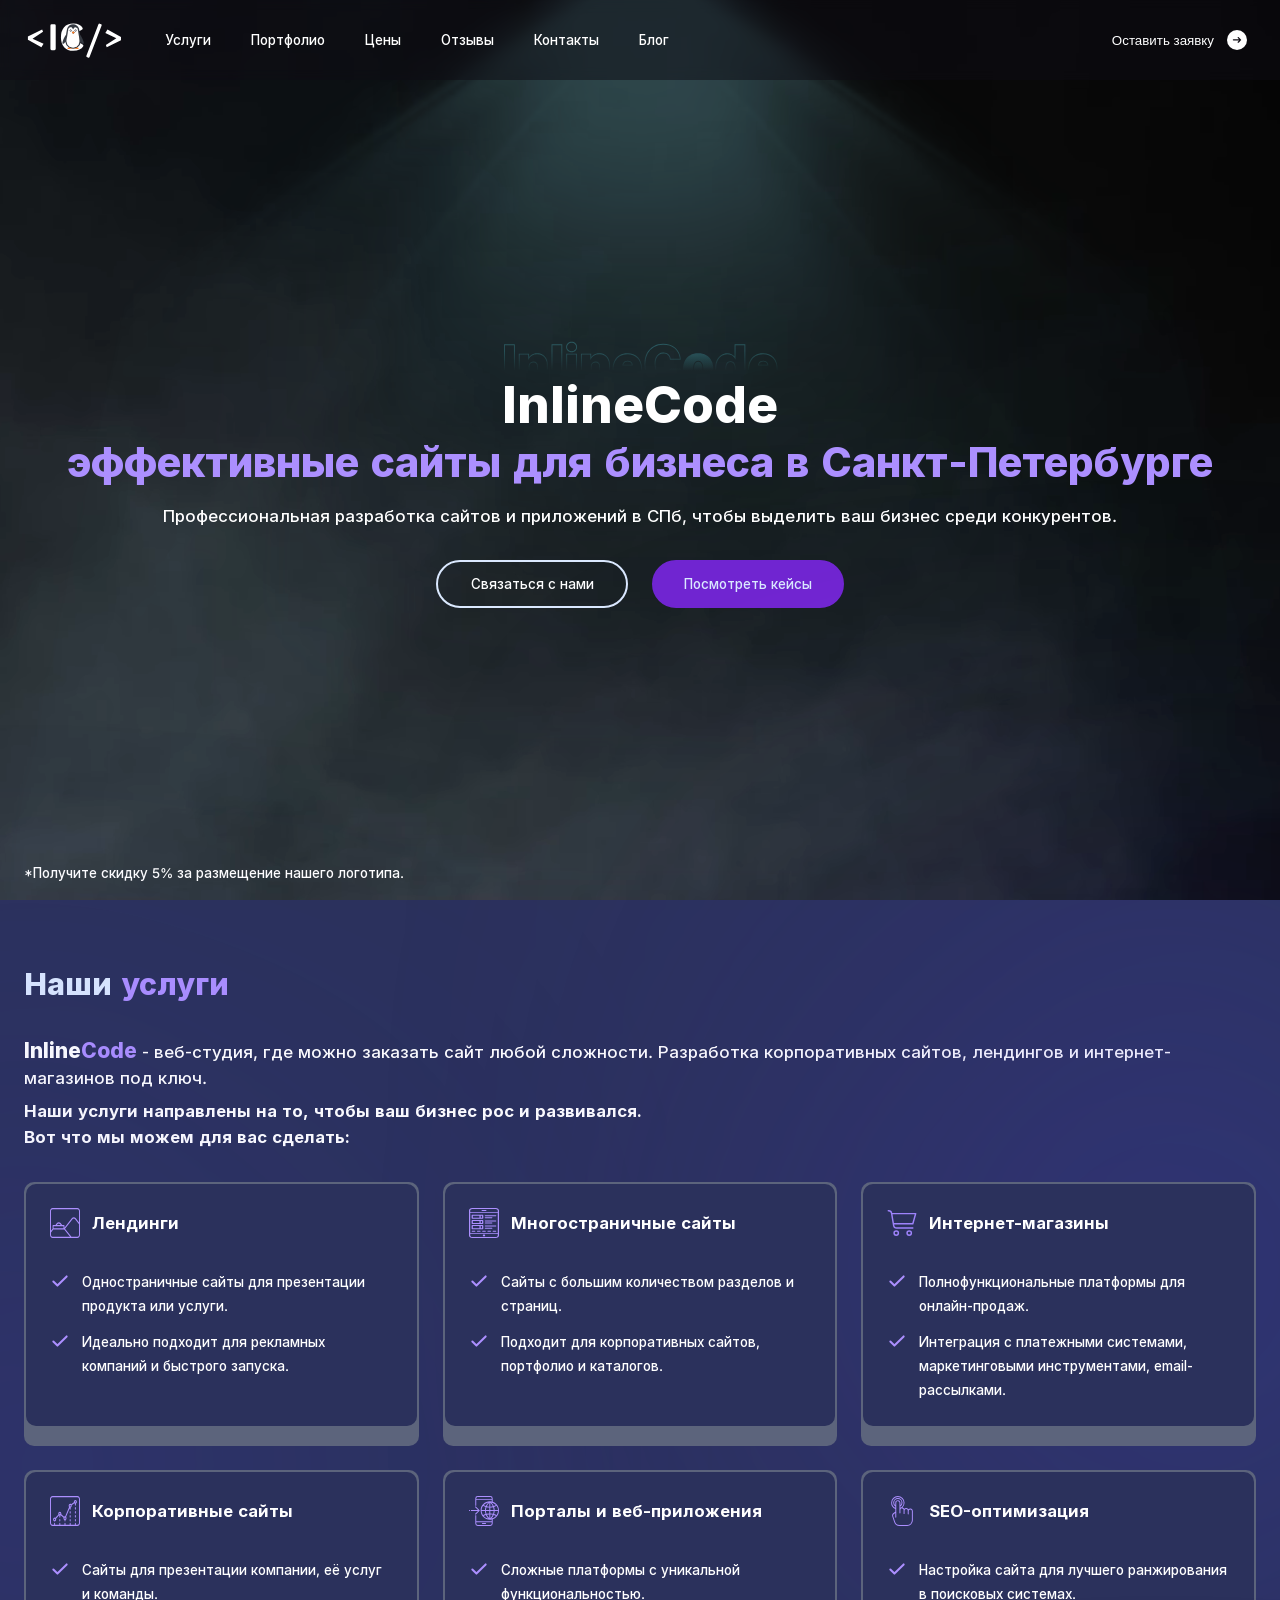
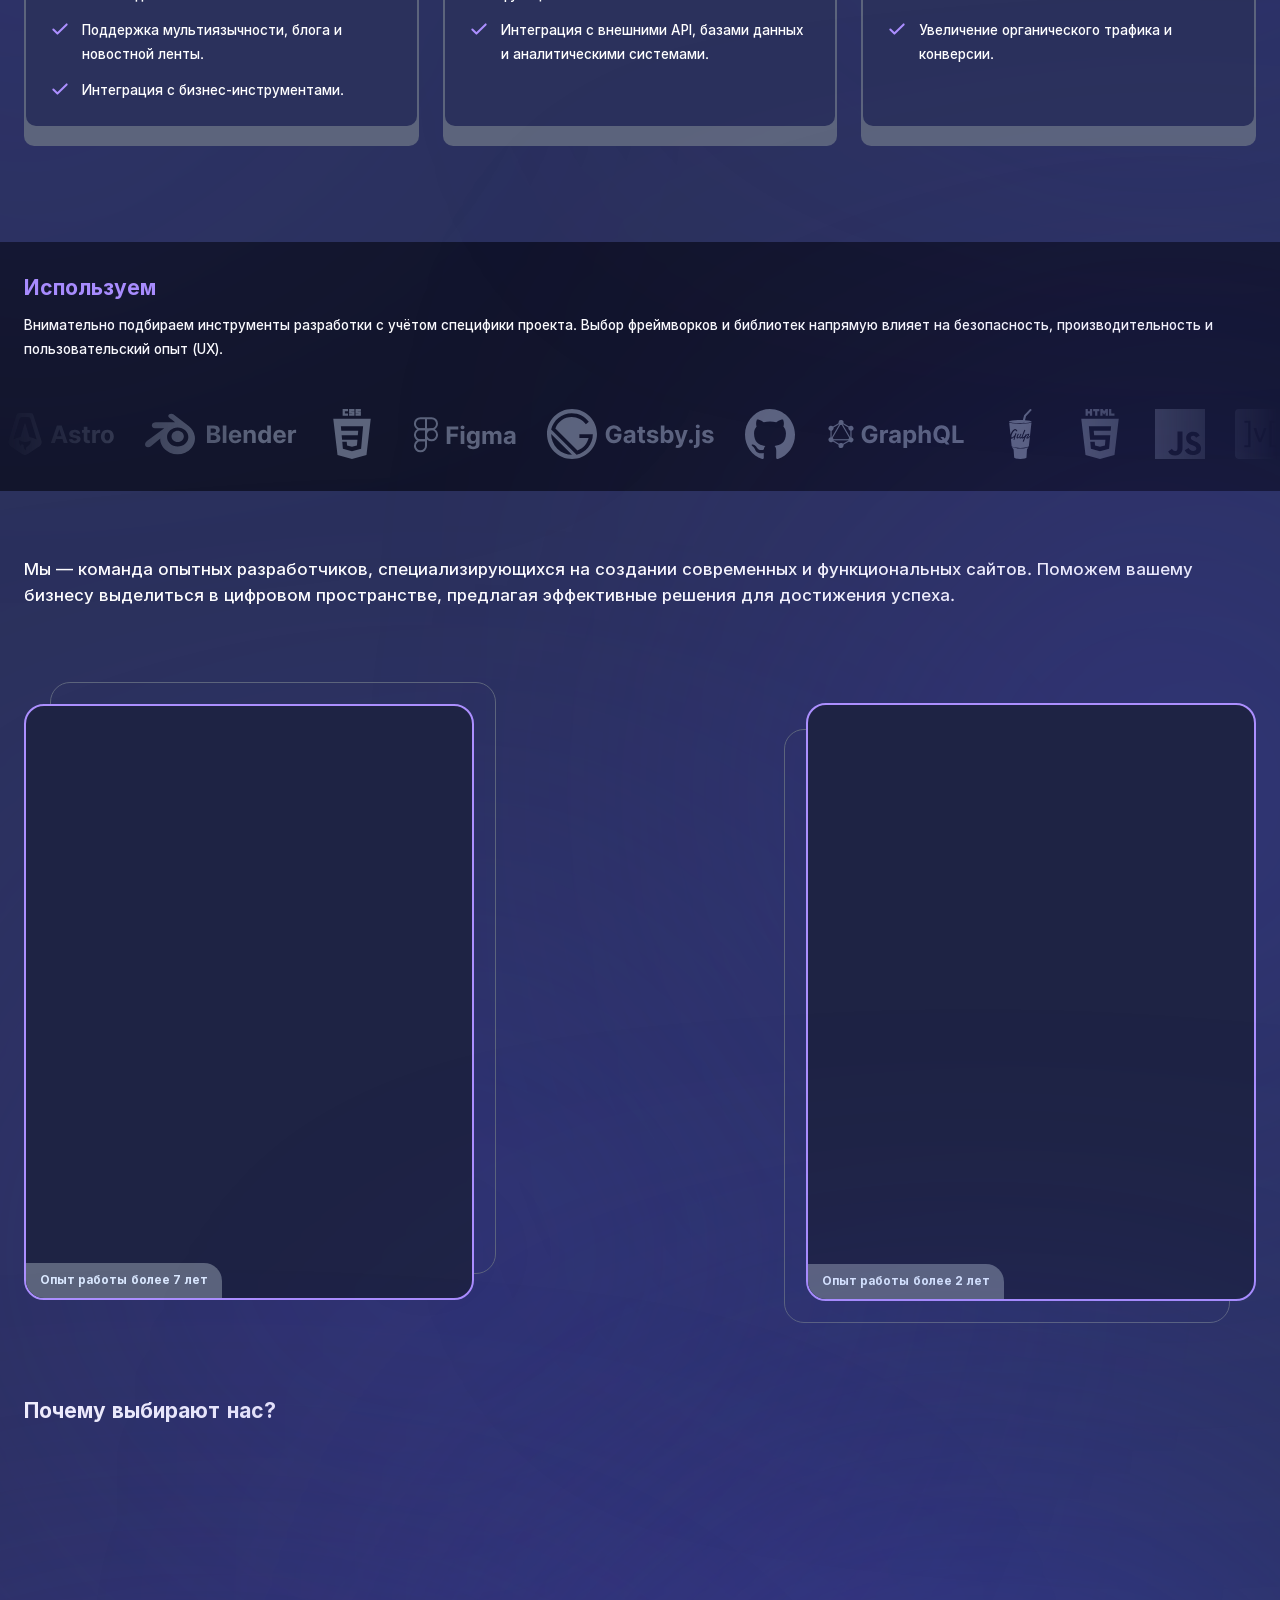
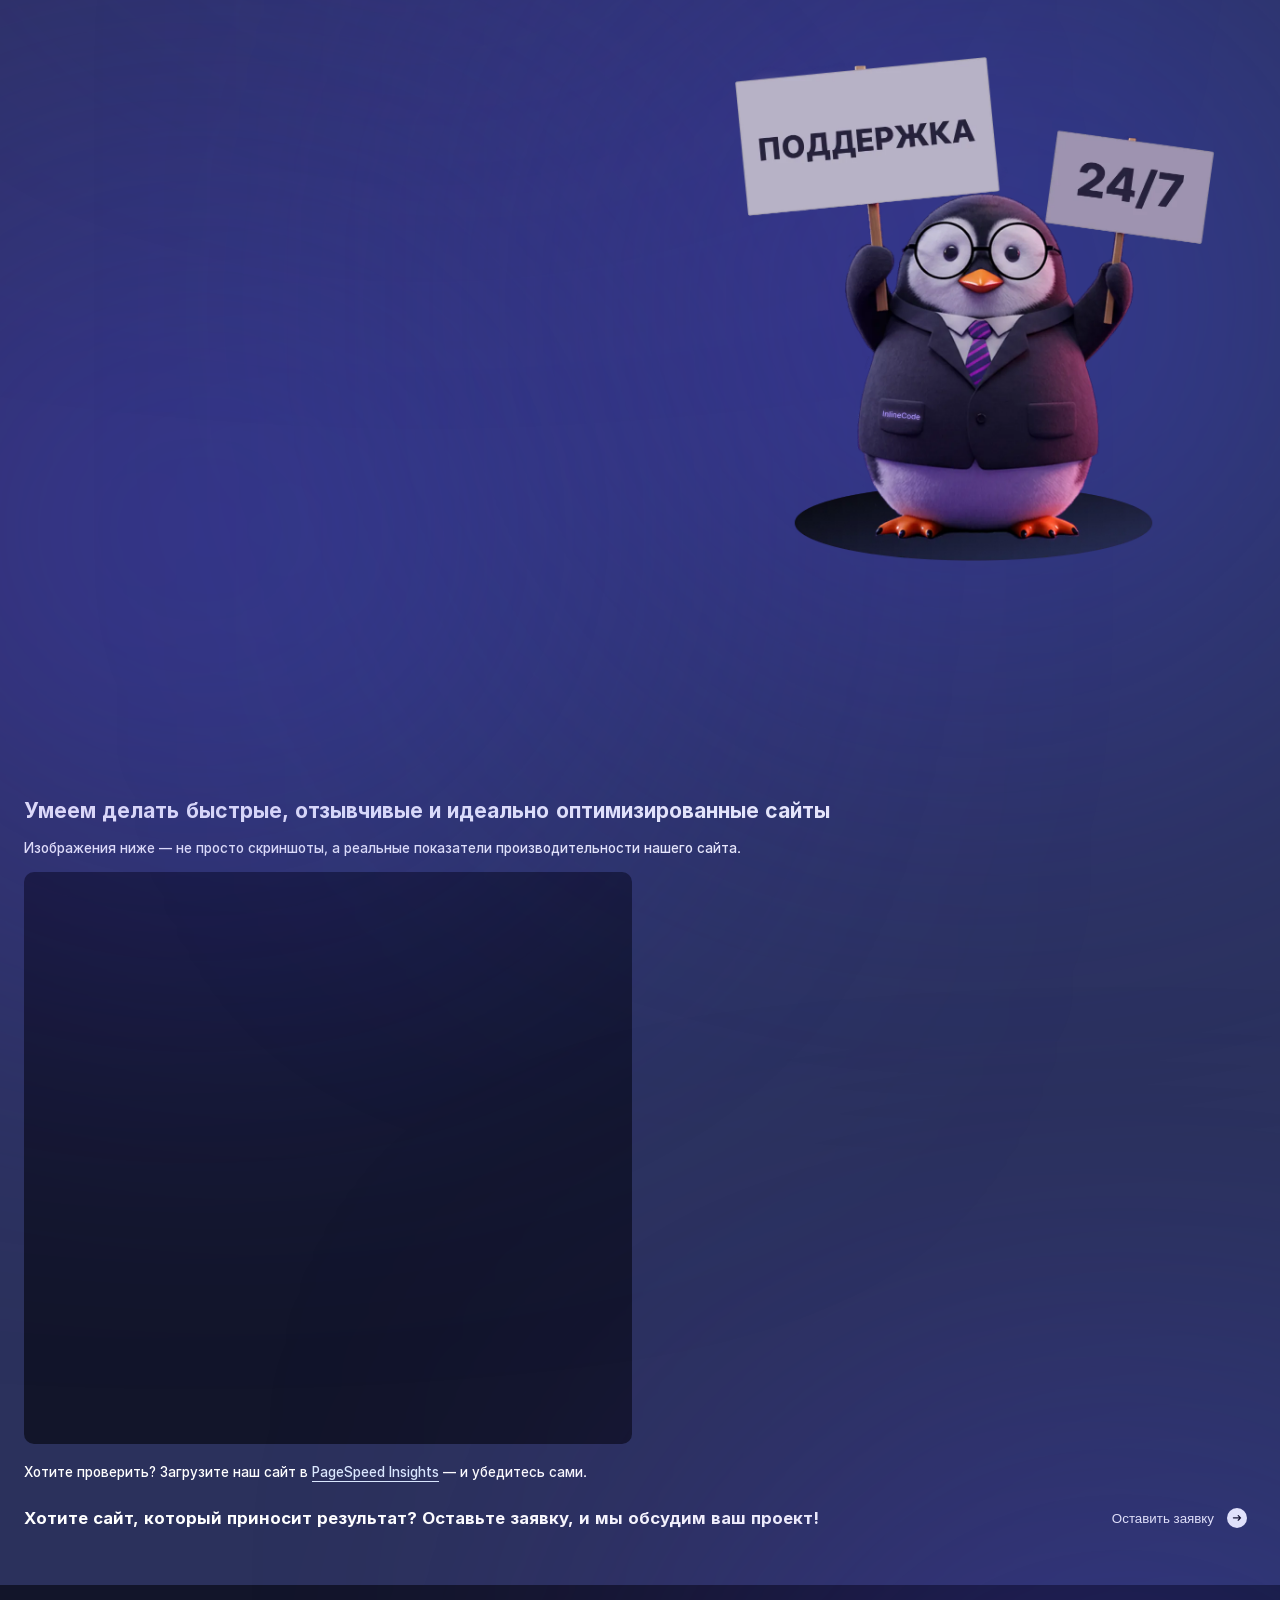
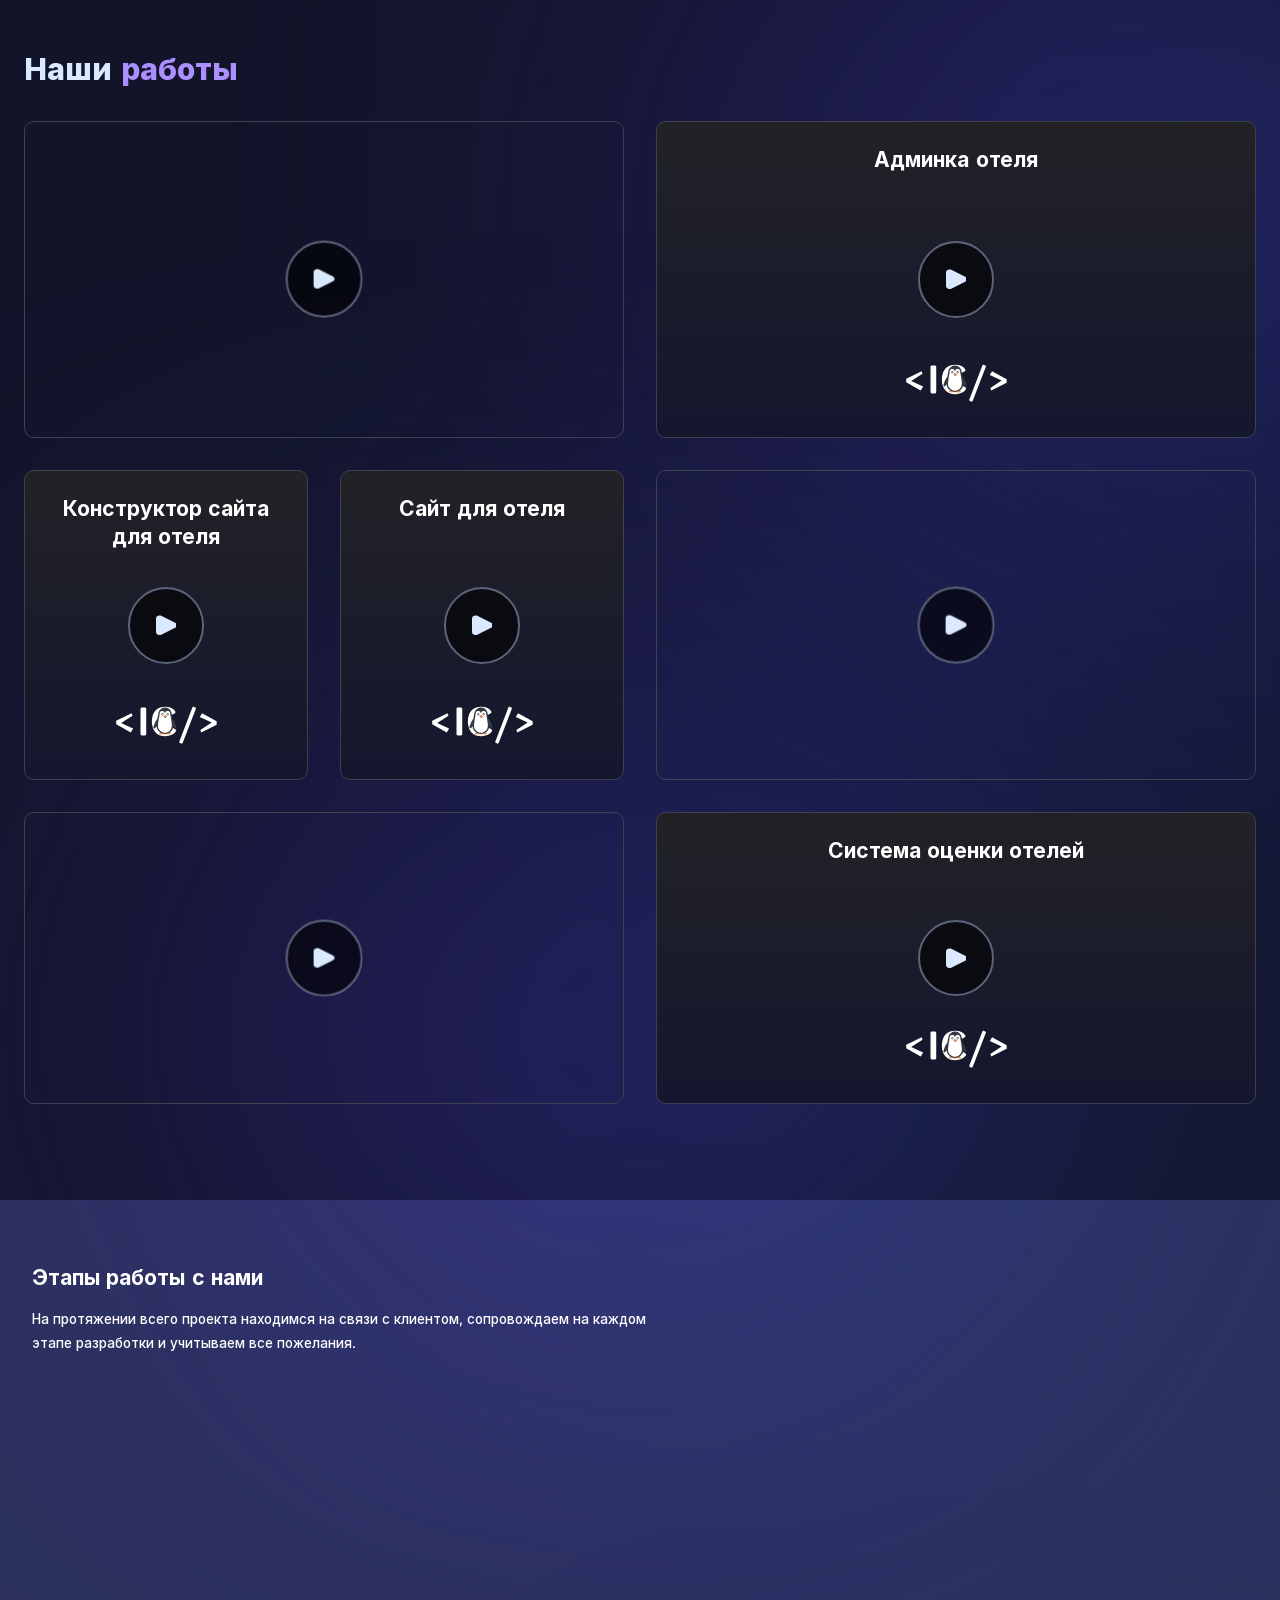
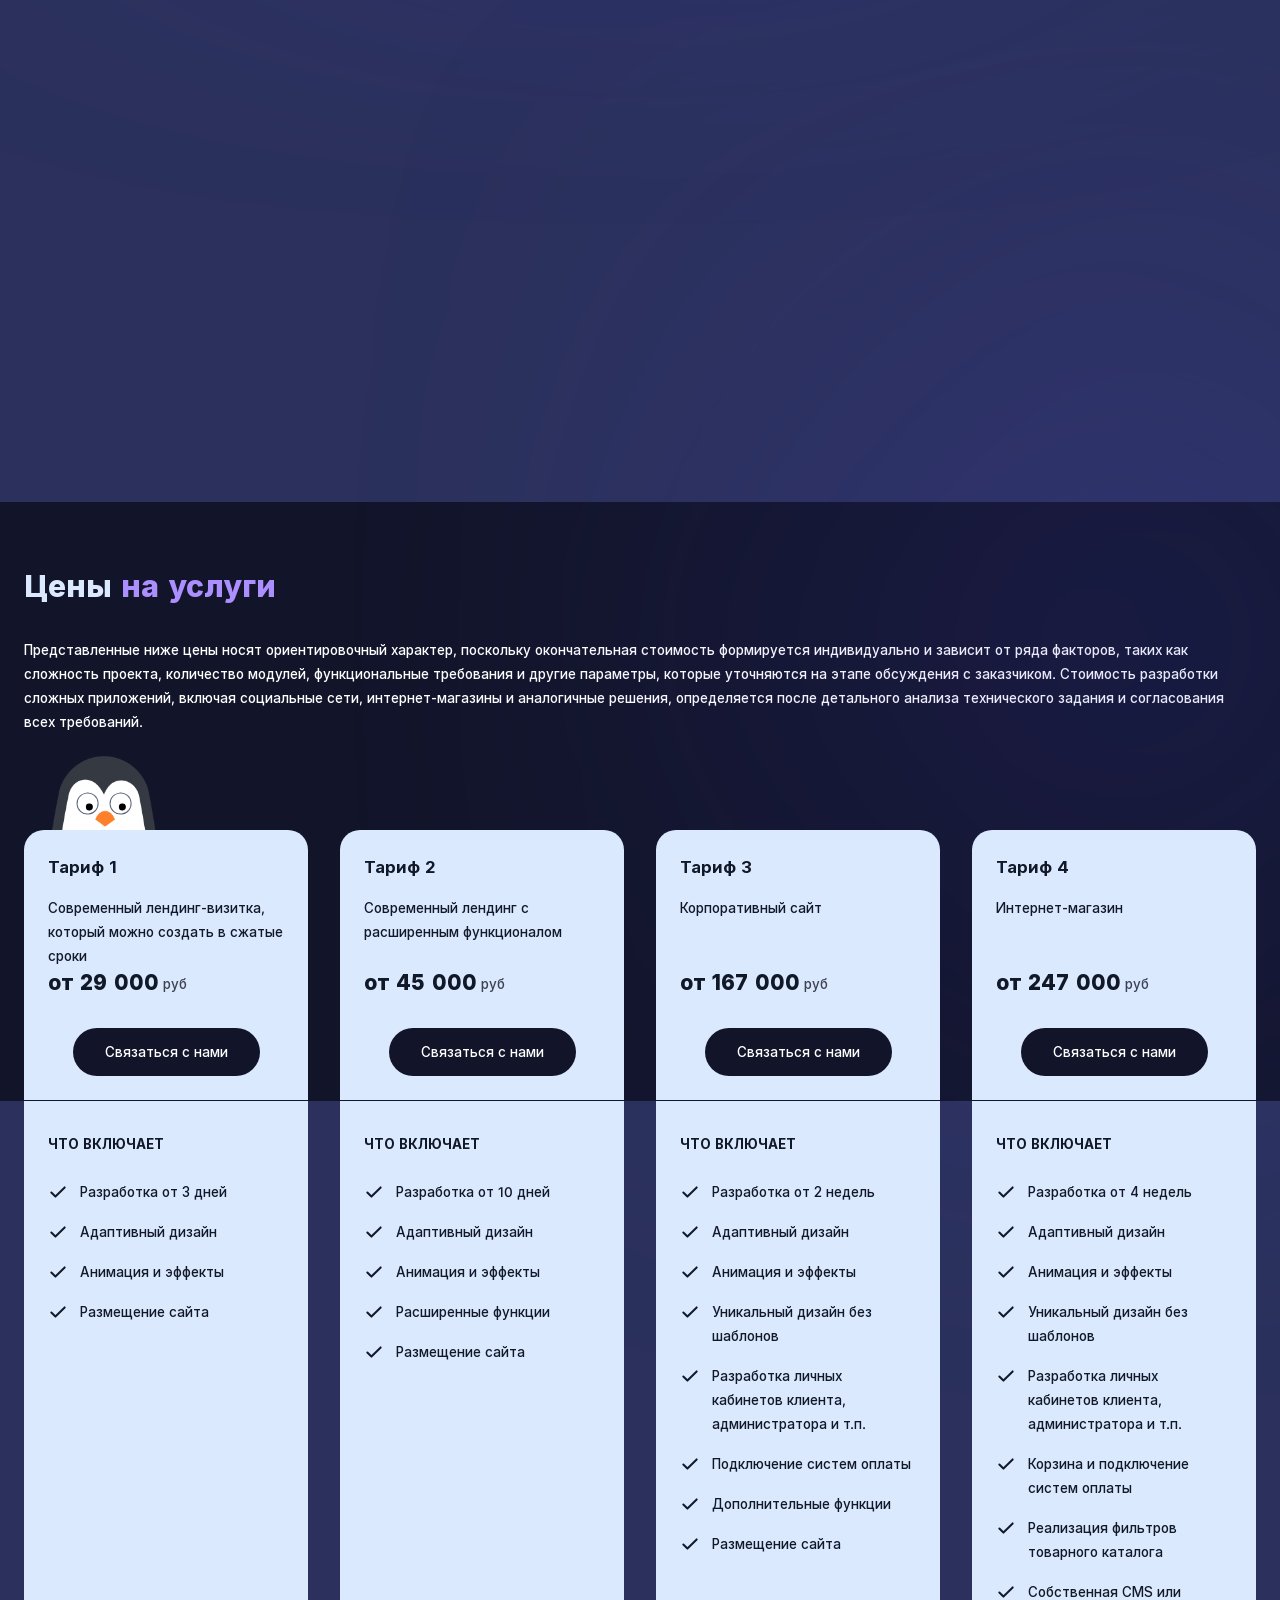
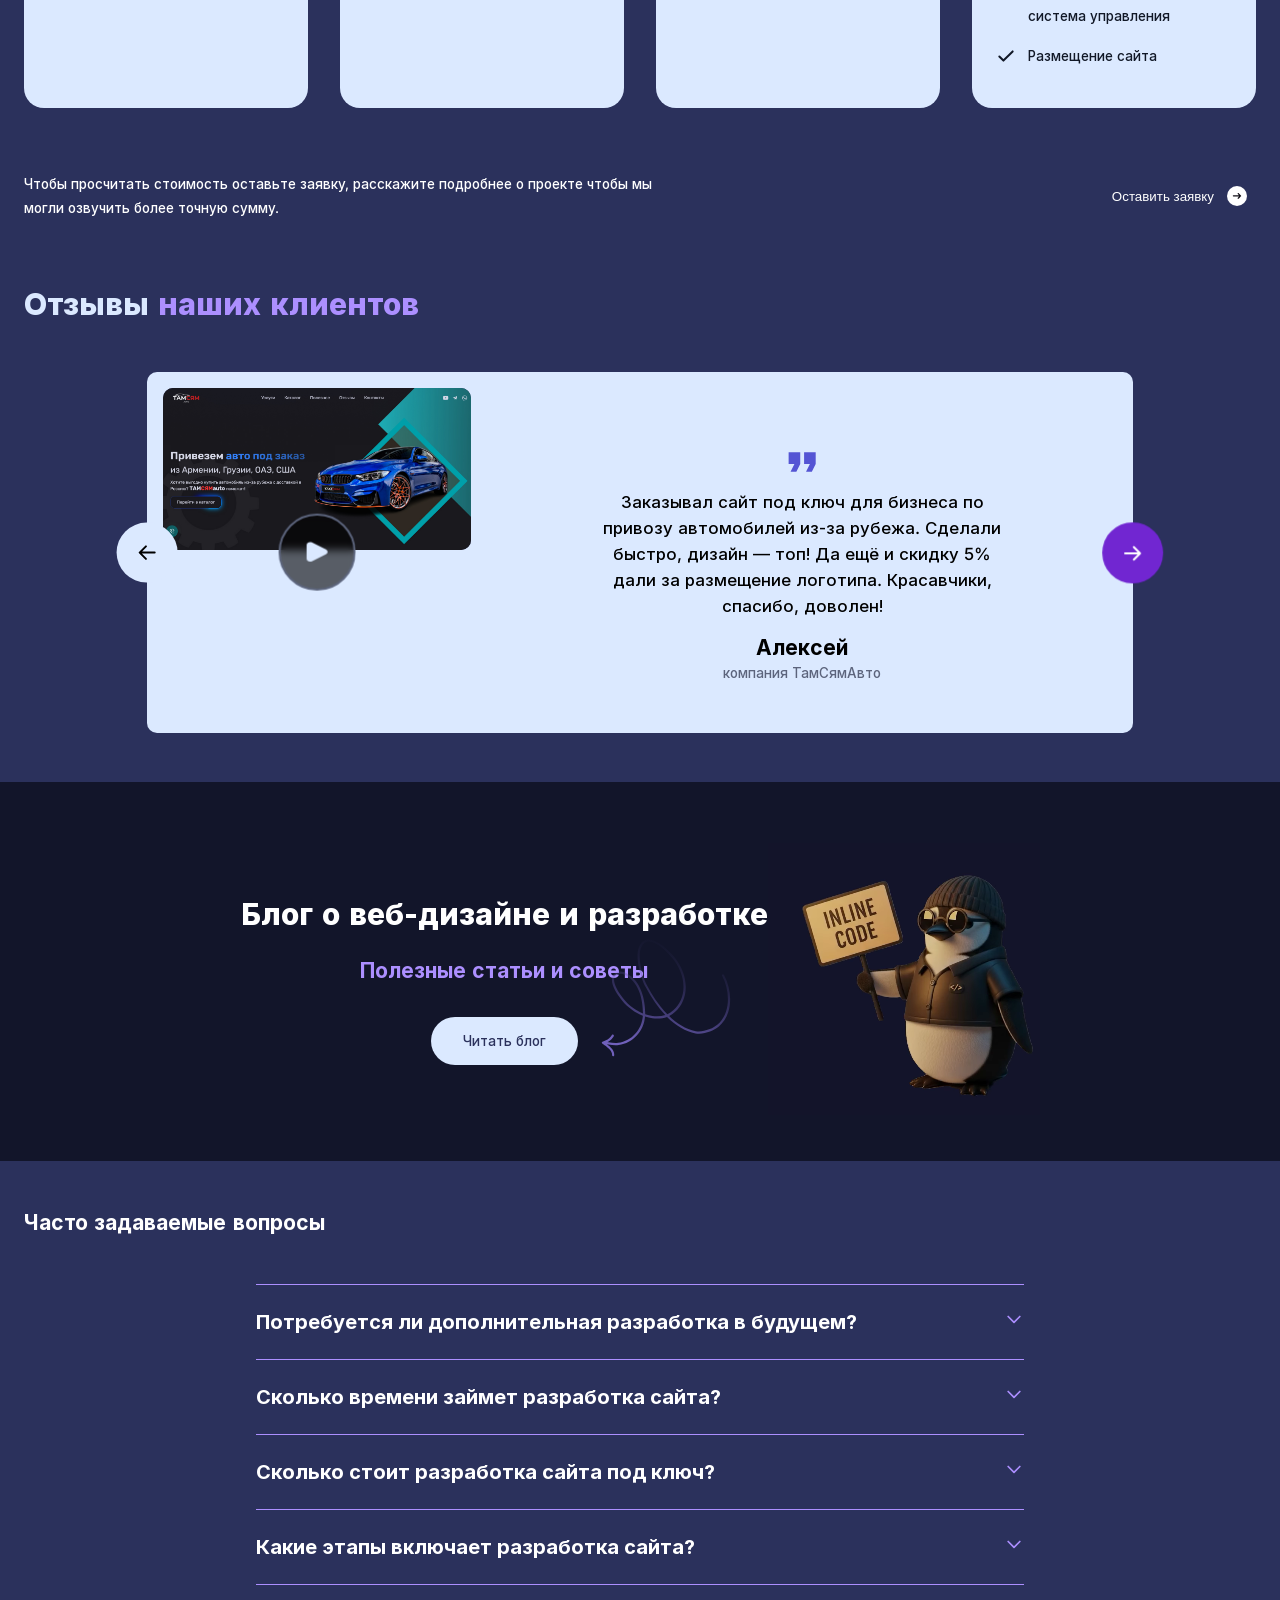
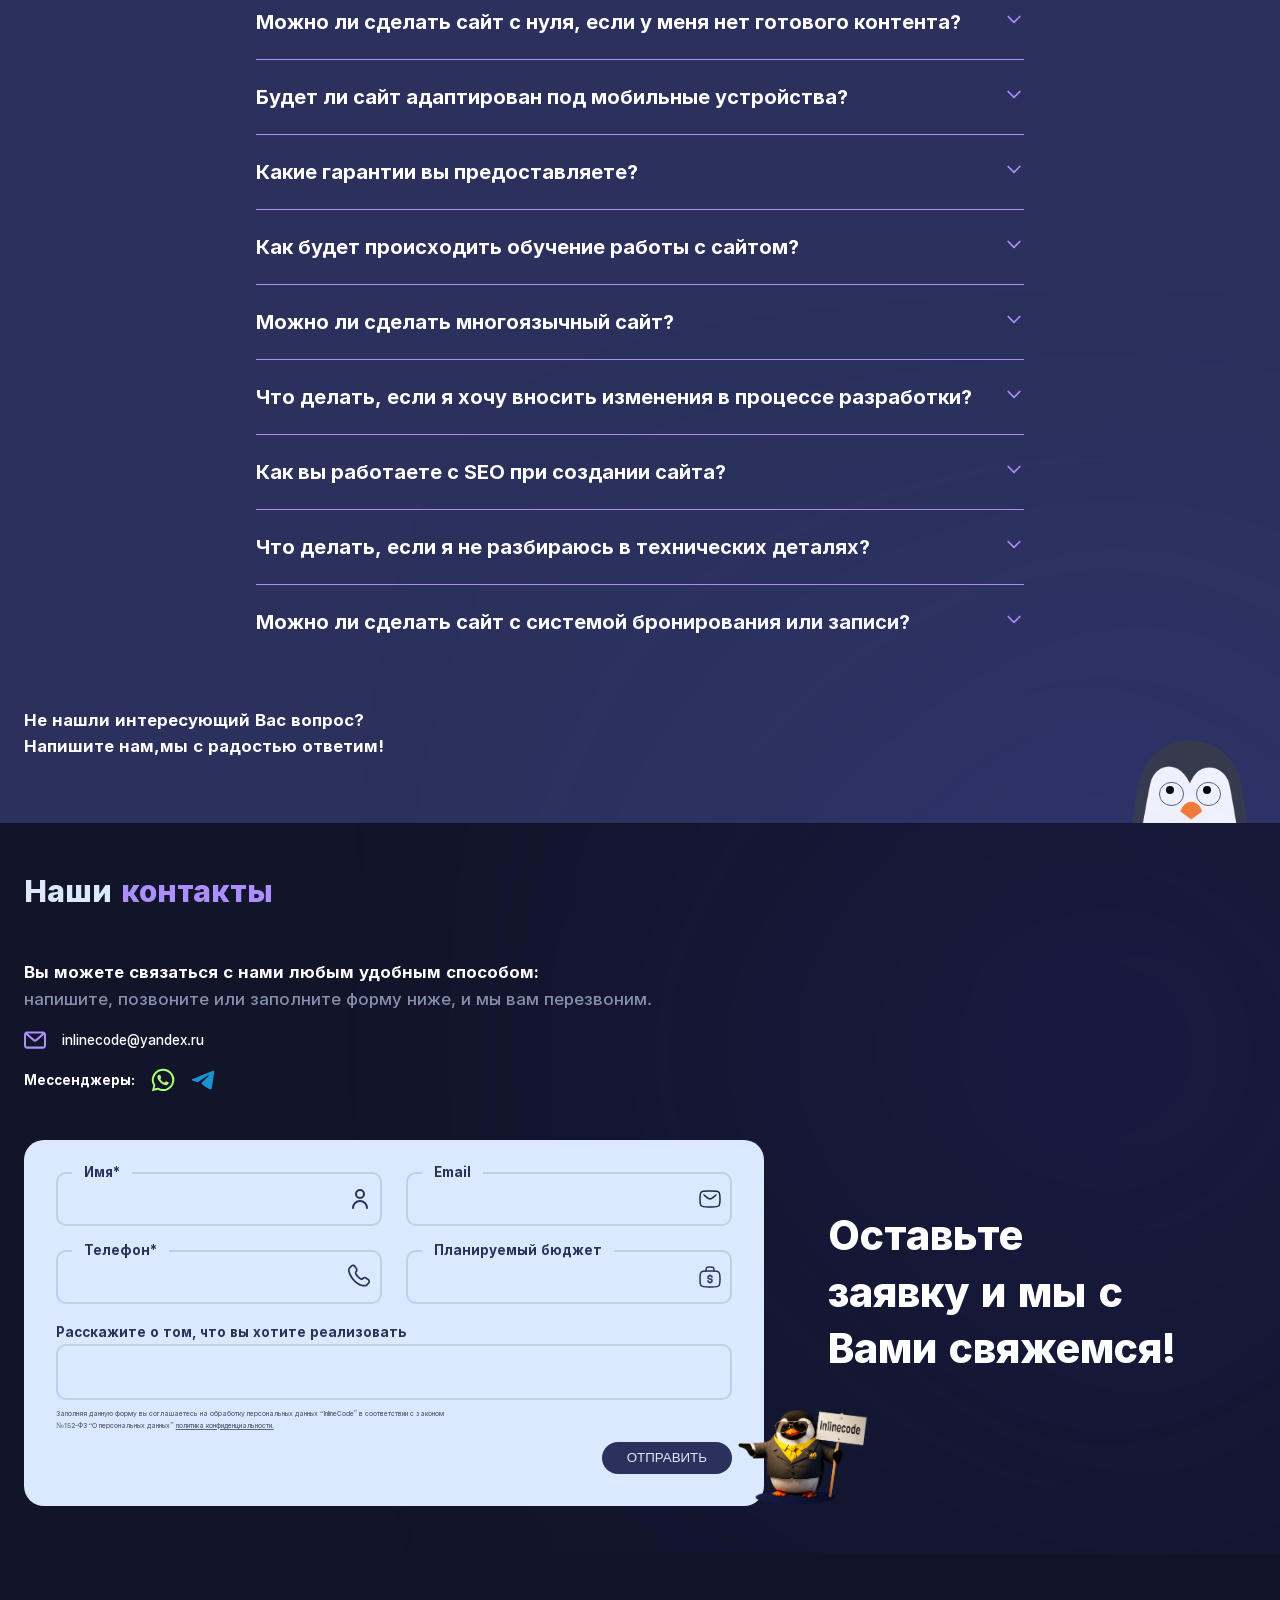
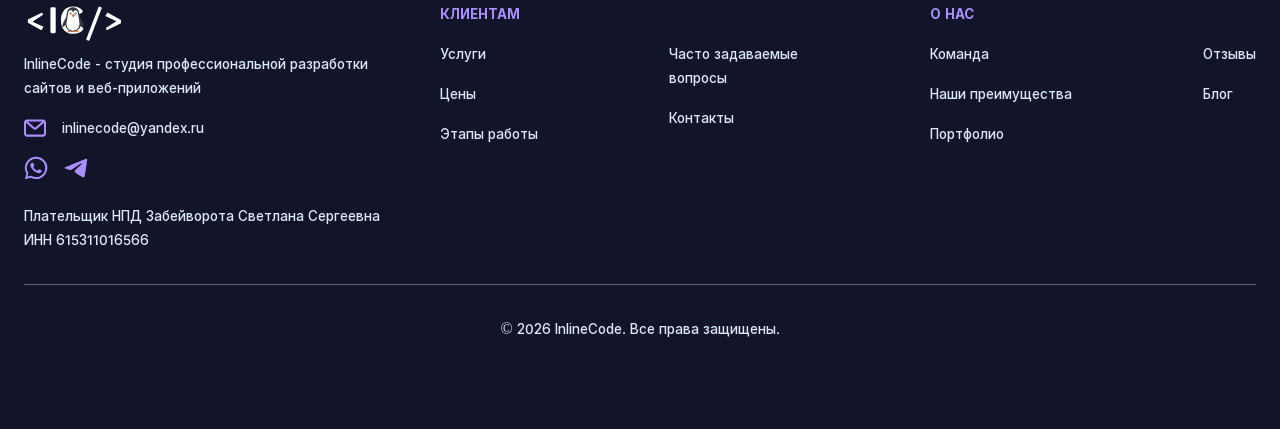
<file: saint-petersburg/index.html>
<!doctype html><html class=Ua lang=ru><meta charset=UTF-8><meta name=viewport content="width=device-width"><meta name=color-scheme content="only light"><title>Сайты под ключ в Санкт-Петербурге - InlineCode</title><meta name=description content="Разработка сайтов в Санкт-Петербурге с современным веб-дизайном. Адаптивная верстка, SEO-оптимизация и создание сайтов на заказ в СПб."><link rel=icon href=/favicon.ico sizes=32x32><link rel=icon media="(prefers-color-scheme: light)" type=image/svg+xml href=/favicon.svg><link rel=icon media="(prefers-color-scheme: dark)" type=image/svg+xml href=/favicon-white.svg><script type=module src=/_astro/ClientRouter.astro_astro_type_script_index_0_lang.DW16d_zL.js></script><link rel=canonical href=https://inlinecode.ru/><link rel=alternate href=https://inlinecode.ru/saint-petersburg/><meta name=astro-view-transitions-enabled content=true><meta name=astro-view-transitions-fallback content=animate><style>.wa{aspect-ratio:1;width:13.5%;rotate:var(--eye-angle);border:1px solid var(--color-gray);background:#fff;border-radius:50%;position:absolute;top:20%}.wa.xa{left:var(--eye-left)}.wa.Aa{right:var(--eye-left)}.ya{background-color:var(--color-black);width:36%;height:36%;top:15%;left:25%}@media (pointer:coarse){:where(#spy-faq,#spy-price,#spy-blog-content)[data-animate]{transition:translate .3s linear;& .wa{transition:rotate .15s linear}}}#spy-faq:where([data-animate=true],[data-animate=visibility]){--eye-angle:-120deg;translate:0 50%}#spy-blog-content{--eye-angle:120deg;&:where([data-animate=true],[data-animate=visibility]){--eye-angle:180deg;translate:0 50%}}#spy-price[data-animate=true]{translate:0 -50%;& .wa{rotate:55deg}}#spy-price[data-animate=visibility]{translate:0 50%}</style><link rel=stylesheet href=/_astro/_city_.0NAeLEtT.css><style>.astro-route-announcer{clip:rect(0 0 0 0);clip-path:inset(50%);white-space:nowrap;width:1px;height:1px;position:absolute;top:0;left:0;overflow:hidden}</style><script type=module src=/_astro/page.DffPipBq.js></script><body class="Ua Va Wa Xa Ya g h"><header id=header class="Bh C Ch Ia ud wd"> <div class=e> <div class="Dh H b g i"> <nav class=Eh> <ul class="Fh Gh Hc"> <li> <a href=/#services class="Hh Ih _b db eb"> Услуги </a> <li> <a href=/#portfolio class="Hh Ih _b db eb"> Портфолио </a> <li> <a href=/#prices class="Hh Ih _b db eb"> Цены </a> <li> <a href=/#reviews class="Hh Ih _b db eb"> Отзывы </a> <li> <a href=/#contacts class="Hh Ih _b db eb"> Контакты </a> <li> <a href=/blog/ class="Hh Ih _b db eb"> Блог </a> </li> </ul> </nav> <button aria-label="Открыть меню" id=menu-hamburger class="Jh O aj bj g i j" data-hamburger=true> <svg id=menu-icon class="Xa Yi Zi ce de k" viewBox="0 0 100 80"> <line x1=20 y1=20 x2=80 y2=20 stroke=currentColor stroke-width=8 stroke-linecap=round class="_i ce de"/> <line x1=20 y1=40 x2=80 y2=40 stroke=currentColor stroke-width=8 stroke-linecap=round class="de oi"/> <line x1=20 y1=60 x2=80 y2=60 stroke=currentColor stroke-width=8 stroke-linecap=round class="_i ce de"/> </svg> </button> <a href=/ aria-label="Домашняя страница"> <svg width=163 height=61 fill=none aria-hidden=true viewBox="0 0 163 61" class="Kh Lh c"><title>Логотип студии разработки сайтов под ключ InlineCode</title><path fill=#fff d="M28.08 42.32 6.3 30.2v-5.22l22.98-11.34 1.44 3.66-16.98 11.04 17.82 8.28zM44.677 47q-2.052 0-2.051-2.197V7.186q0-2.198 2.05-2.198h4.454q2.05 0 2.05 2.198v37.617Q51.18 47 49.13 47zm14.91-21.006q0-10.107 5.127-16.055 5.127-5.947 14.795-5.947 5.567 0 9.434 1.729 3.867 1.728 5.45 5.01 1.053 2.167-.352 2.93l-3.516 1.874q-1.845.996-3.047-1.113-.762-1.349-2.842-2.432-2.05-1.083-4.834-1.084-6.151 0-8.613 3.897-2.46 3.867-2.46 11.191t2.46 11.22q2.46 3.868 8.613 3.868 3.31 0 5.567-1.494 2.285-1.495 3.164-2.842 1.435-2.198 3.047-1.113l3.515 2.344q1.436.965.293 2.93-1.7 2.928-5.83 5.009-4.13 2.08-10.049 2.08-9.521 0-14.736-5.947-5.185-5.948-5.185-16.055m41.865 32.08q-1.377-.527-.733-2.168l19.453-50.683q.645-1.64 1.992-1.114l2.373.909q1.377.527.733 2.168l-19.453 50.683q-.645 1.641-1.992 1.113zM133.53 42.32l-1.44-3.66 16.98-11.04-17.82-8.28 3.48-5.7 21.78 12.12v5.22z"/><path fill=#353A42 d="M95.912 32.394c-1.694-5.435-3.937-8.799-5.342-10.526-.773-4.818-1.661-9.484-1.858-10.053C87.342 7.847 83.61 5 79.22 5c-4.597 0-8.473 3.122-9.67 7.383-.133.473-.955 4.873-1.69 9.498-1.407 1.731-3.642 5.092-5.333 10.513-2.129 6.829 2.788 3.717 4.17.77a12.73 12.73 0 0 0 5.65 9.513 12.4 12.4 0 0 0 6.873 2.07 12.4 12.4 0 0 0 6.873-2.07 12.73 12.73 0 0 0 5.65-9.514c1.382 2.948 6.298 6.06 4.17-.769M79.22 42.523c-5.722 0-10.377-4.709-10.377-10.496 0-3.764 2.448-17.853 2.827-19.056.746-2.367 2.95-3.48 5.053-2.46 1.582.767 2.497 2.873 2.497 2.873s.66-2.054 2.2-2.78c2.358-1.113 4.845.54 5.404 2.868.309 1.287 2.772 14.742 2.772 18.555 0 5.787-4.655 10.496-10.376 10.496"/><path fill=#FF802A d="M72.346 42.758c-1.116.086-2.104.625-2.043 2.242h17.833c.061-1.617-.926-2.156-2.043-2.242a12.4 12.4 0 0 1-6.873 2.07 12.4 12.4 0 0 1-6.874-2.07"/><path fill=#fff d="M81.42 10.604c-1.54.726-2.2 2.78-2.2 2.78s-.915-2.105-2.497-2.873c-2.103-1.02-4.307.093-5.054 2.46-.379 1.204-2.826 15.292-2.826 19.056 0 5.787 4.655 10.496 10.376 10.496s10.376-4.708 10.376-10.496c0-3.813-2.463-17.267-2.772-18.554-.559-2.33-3.045-3.981-5.403-2.87m-1.926 6.316c1.54 0 2.127 1.842 2.127 1.842l-2.127 1.559-2.127-1.559s.587-1.842 2.127-1.842m-5.526-2.067a1.396 1.396 0 0 1 1.683-1.046c.75.18 1.214.942 1.035 1.702a1.395 1.395 0 0 1-1.682 1.046 1.413 1.413 0 0 1-1.036-1.702m9.467 1.702a1.396 1.396 0 0 1-1.682-1.046 1.41 1.41 0 0 1 1.035-1.702 1.395 1.395 0 0 1 1.682 1.046 1.414 1.414 0 0 1-1.035 1.702"/><path fill=#FF802A d="M81.622 18.762s-.588-1.842-2.128-1.842-2.127 1.842-2.127 1.842l2.127 1.559z"/><path fill=#fff stroke=#353A42 stroke-width=.5 d="M76.486 15.238a1.31 1.31 0 0 1-1.301 1.32 1.31 1.31 0 0 1-1.302-1.32c0-.731.585-1.32 1.302-1.32a1.31 1.31 0 0 1 1.301 1.32Zm8.071 0a1.31 1.31 0 0 1-1.302 1.32 1.31 1.31 0 0 1-1.302-1.32c0-.731.586-1.32 1.302-1.32a1.31 1.31 0 0 1 1.302 1.32Z"/><ellipse cx=75.495 cy=15.238 fill=#353A42 rx=.31 ry=.314 /><ellipse cx=83.565 cy=15.238 fill=#353A42 rx=.31 ry=.314 /></svg> </a> <button target=modal-contact-form class="Mh O Xa Xb Yb Zb _b ac bc cc dc ec g i rd"> Оставить заявку <div class="_b g i j la sb"> <svg fill=none aria-hidden=true viewBox="0 0 13 9" height=0.4375em><path stroke=#0F0C14 stroke-linecap=round stroke-linejoin=round stroke-width=2 d="M1 4.403h10.889M8.45 1l3.439 3.5L8.45 8"/></svg> </div> </button> </div> </div> </header> <script>!function(){let e=window.matchMedia("(max-width: 64rem)");function i(){let i,s,a;e.matches&&(s=document.querySelector("header"),a=document.querySelector("[data-hamburger]"),a?.addEventListener("click",()=>{if(i||(s?.insertAdjacentHTML("afterend",'<aside class="Vd ne fi ud Nb gi Bh hi wd ii Oa ji" data-sidebar tabindex="-1"> <div class="e"> <nav> <ul class="pc ki g h"> <li style="--delay:0ms" class="_a li mi Ad k g i ni Rg oi Wd pi qi"> <svg aria-hidden="true" width="1.7em" height="1.7em"> <use href="/icons.svg#sidebar-service-icon"></use> </svg> <a href="/#services"> <span class="x Nb"></span> Услуги </a> </li><li style="--delay:50ms" class="_a li mi Ad k g i ni Rg oi Wd pi qi"> <svg aria-hidden="true" width="1.7em" height="1.7em"> <use href="/icons.svg#sidebar-portfolio-icon"></use> </svg> <a href="/#portfolio"> <span class="x Nb"></span> Портфолио </a> </li><li style="--delay:100ms" class="_a li mi Ad k g i ni Rg oi Wd pi qi"> <svg aria-hidden="true" width="1.7em" height="1.7em"> <use href="/icons.svg#sidebar-price-icon"></use> </svg> <a href="/#prices"> <span class="x Nb"></span> Цены </a> </li><li style="--delay:150ms" class="_a li mi Ad k g i ni Rg oi Wd pi qi"> <svg aria-hidden="true" width="1.7em" height="1.7em"> <use href="/icons.svg#sidebar-reviews-icon"></use> </svg> <a href="/#reviews"> <span class="x Nb"></span> Отзывы </a> </li><li style="--delay:200ms" class="_a li mi Ad k g i ni Rg oi Wd pi qi"> <svg aria-hidden="true" width="1.7em" height="1.7em" class="yc"> <use href="/icons.svg#sidebar-contacts-icon"></use> </svg> <a href="/#contacts"> <span class="x Nb"></span> Контакты </a> </li><li style="--delay:250ms" class="_a li mi Ad k g i ni Rg oi Wd pi qi"> <svg aria-hidden="true" width="1.7em" height="1.7em"> <use href="/icons.svg#sidebar-blog-icon"></use> </svg> <a href="/blog"> <span class="x Nb"></span> Блог </a> </li> </ul> </nav> </div> </aside>'),(i=document.querySelector("aside")).addEventListener("click",e=>{e.target?.closest("a")&&a.click()})),a.classList.toggle("open"),i.dataset.active){delete i.dataset.active,delete document.body.dataset.lock;return}document.body.dataset.lock="true",i.dataset.active="true"}))}i(),document.addEventListener("astro:after-swap",i),e.addEventListener("change",i)}()</script> <main class=d> <div class=Za> <div id=hero class="Jc Kc Lc Mc Nc k"> <video poster=[data-uri] class="C Nb Ua qa x" playsinline muted autoplay loop> <source src=/_astro/smoke-background.BREZoe-u.webm type=video/webm> <source src=/_astro/smoke-background.C7c3acX8.mp4 type=video/mp4> </video> <div class="Da Fa Nb Oc Pc Qc x"></div> <div class=e> <div class="Jc Kc Lc g h j v"> <div class=Rc> <h1 class="g h i"> <div class="Sc gb k n"> InlineCode <svg width=318 height=34 fill=none aria-hidden=true viewBox="0 0 318 34" class="Tc Ua Uc Vc Wc x"><path fill=url(#a) fill-rule=evenodd d="M12.547 33.54V2.854H0V33.54h1V3.855h10.547V33.54zm25.779 0v-4.87c.013-1.646-.404-2.794-1.123-3.578l-.005-.006c-.696-.771-1.689-1.204-3.114-1.204-.942 0-1.731.206-2.398.591l-.005.003c-.646.367-1.15.894-1.52 1.608-.355.711-.56 1.616-.574 2.749v4.706h-1v-4.712q.02-1.875.682-3.196.682-1.322 1.917-2.024 1.258-.725 2.898-.725 2.471 0 3.857 1.534 1.406 1.534 1.385 4.262v4.861zm12.419 0v-6.905c.014-2.586-.48-4.895-1.517-6.894-1.018-2.004-2.465-3.58-4.334-4.703-1.87-1.146-4.052-1.7-6.506-1.7-2.578 0-4.856.616-6.79 1.89a10.2 10.2 0 0 0-2.522 2.307v-3.77H17.168v19.774h1V14.764h9.908v6.008h.362q.27-.749.638-1.418a9.1 9.1 0 0 1 3.07-3.29q2.62-1.726 6.242-1.726 3.452 0 5.987 1.556 2.557 1.534 3.963 4.303 1.427 2.75 1.407 6.435v6.907zm16.87 0V2.854h-12.42V33.54h1V3.855h10.42V33.54zm17.05 0V13.763H72.246V33.54h1V14.764h10.42V33.54zm25.79 0v-4.87c.012-1.646-.404-2.794-1.123-3.578l-.005-.006c-.696-.771-1.689-1.204-3.114-1.204-.942 0-1.731.206-2.398.591l-.005.003c-.646.367-1.151.894-1.521 1.608-.354.712-.56 1.616-.573 2.749v4.706h-1v-4.712q.02-1.875.682-3.196.681-1.322 1.917-2.024 1.257-.725 2.898-.725 2.471 0 3.857 1.534 1.406 1.534 1.385 4.262v4.861zm12.419 0v-6.905c.014-2.586-.479-4.895-1.517-6.895-1.018-2.003-2.465-3.579-4.334-4.701-1.87-1.147-4.052-1.7-6.506-1.7-2.578 0-4.857.615-6.791 1.889a10.2 10.2 0 0 0-2.521 2.307v-3.77H89.297v19.774h1V14.764h9.908v6.008h.362q.271-.749.638-1.418a9.1 9.1 0 0 1 3.069-3.29q2.62-1.726 6.243-1.726 3.452 0 5.987 1.556 2.558 1.534 3.963 4.303 1.428 2.75 1.407 6.435v6.907zm37.281 0v-2.497c0-2.78-.404-5.281-1.235-7.489-.825-2.205-1.991-4.084-3.507-5.615-1.511-1.527-3.304-2.677-5.367-3.45-2.058-.772-4.309-1.15-6.743-1.15-3.441 0-6.483.742-9.09 2.265-2.595 1.504-4.608 3.618-6.028 6.323-1.424 2.696-2.118 5.816-2.118 9.329q0 1.173.097 2.283h1.004a25 25 0 0 1-.101-2.283q0-5.071 2.003-8.864 2.002-3.814 5.646-5.923 3.643-2.13 8.587-2.13 3.494 0 6.392 1.086t5.007 3.217q2.11 2.13 3.281 5.263 1.173 3.11 1.172 7.138v2.496zm119.904 0V2.854H267.64v14.303a12 12 0 0 0-.266-.32c-.895-1.038-2.018-1.87-3.349-2.506-1.389-.677-3.015-.994-4.845-.994-2.471 0-4.786.647-6.928 1.932l-.003.002c-2.168 1.31-3.885 3.31-5.174 5.933-1.31 2.666-1.935 5.998-1.935 9.944q0 1.234.085 2.39h1.003a32 32 0 0 1-.088-2.39q0-5.775 1.833-9.503 1.832-3.729 4.794-5.518 2.982-1.79 6.413-1.79 2.578 0 4.411.895 1.832.873 3.025 2.258.58.675 1.024 1.372.47.738.787 1.505h.213V3.855h10.419V33.54zm37.42 0v-2.497c0-2.78-.404-5.281-1.235-7.489-.825-2.205-1.99-4.084-3.507-5.615-1.511-1.527-3.304-2.677-5.367-3.45-2.057-.772-4.309-1.15-6.743-1.15-3.441 0-6.483.742-9.089 2.265-2.596 1.504-4.609 3.618-6.029 6.323-1.423 2.696-2.118 5.816-2.118 9.329q0 1.173.097 2.283h1.004a25 25 0 0 1-.101-2.283q0-5.071 2.003-8.864 2.003-3.814 5.646-5.923 3.644-2.13 8.587-2.13 3.494 0 6.392 1.086t5.007 3.217 3.282 5.263q1.171 3.11 1.171 7.138v2.496zm-48.776 0q.171-1.125.172-2.412 0-2.685-.725-4.624-.703-1.938-2.067-2.983-1.342-1.044-3.238-1.044-1.94 0-3.281 1.066-1.343 1.065-2.046 3.004-.682 1.94-.682 4.58 0 1.288.167 2.412h1.012a15 15 0 0 1-.179-2.411c0-1.677.217-3.084.624-4.244.418-1.152 1.003-1.985 1.725-2.558.695-.552 1.562-.849 2.66-.849 1.069 0 1.925.29 2.625.834l.006.004c.729.559 1.317 1.38 1.734 2.53l.003.01c.431 1.152.662 2.569.662 4.273q-.001 1.31-.185 2.411zm-25.878 0h-11.657q.153-1.115.153-2.37 0-2.727-.703-4.772-.681-2.047-1.981-3.196t-3.175-1.15q-1.939 0-3.281 1.15-1.322 1.15-2.024 3.196-.682 2.045-.682 4.773 0 1.254.149 2.368H207.97a24 24 0 0 1-.106-2.305c0-3.498.687-6.61 2.095-9.305l.001-.002c1.422-2.708 3.452-4.823 6.077-6.326h-.001l.498.868-.496-.868h-.001c2.651-1.523 5.785-2.263 9.361-2.263 3.575 0 6.702.74 9.34 2.263l-.003-.001-.495.869.501-.866-.003-.002c2.638 1.502 4.668 3.617 6.076 6.326v-.002l-.884.467.887-.461-.003-.004c1.424 2.695 2.118 5.808 2.118 9.307q0 1.182-.107 2.305m-12.667 0h-9.525a17 17 0 0 1-.158-2.37c0-1.736.217-3.214.629-4.452.424-1.233 1.012-2.133 1.731-2.76.695-.594 1.55-.907 2.627-.907 1.027 0 1.844.308 2.512.9.706.625 1.283 1.526 1.696 2.763l.003.009c.424 1.236.648 2.712.648 4.448q0 1.272-.163 2.368m-25.242 0h-1.017q.031-.165.057-.326.082-.498.13-1l-1.004-.005-9.649-.058a9.5 9.5 0 0 1-.352 1.388h-1.064a8.2 8.2 0 0 0 .431-1.562l.146-.832.845.006 10.653.064 1.093.006-.104 1.089q-.059.617-.165 1.23m-27.521 0a12 12 0 0 1-.471-.972c-.756-1.8-1.156-4.087-1.156-6.895 0-2.69.391-4.923 1.137-6.73.76-1.81 1.819-3.142 3.154-4.054 1.346-.91 2.969-1.383 4.915-1.383 1.098 0 2.071.156 2.931.455l.008.003.009.003c.88.29 1.621.704 2.237 1.235a6.2 6.2 0 0 1 1.506 1.948c.384.77.646 1.648.776 2.644l.113.87h12.635l-.108-1.097c-.266-2.723-.958-5.173-2.091-7.334-1.125-2.144-2.593-3.962-4.405-5.442-1.807-1.492-3.894-2.615-6.249-3.375-2.356-.775-4.905-1.157-7.639-1.157-4.033 0-7.704.902-10.989 2.724-3.302 1.831-5.911 4.508-7.828 8-1.932 3.52-2.872 7.764-2.872 12.69 0 2.853.312 5.478.947 7.866h1.036q-.984-3.538-.983-7.866 0-7.2 2.748-12.208t7.436-7.607q4.688-2.6 10.505-2.6 3.963 0 7.329 1.108 3.367 1.087 5.924 3.197 2.556 2.088 4.154 5.134 1.392 2.653 1.862 5.968.07.492.12 1h-10.653q-.214-1.64-.874-2.962a7.2 7.2 0 0 0-1.747-2.258q-1.087-.938-2.578-1.428-1.47-.51-3.26-.511-3.175 0-5.476 1.555-2.28 1.556-3.516 4.496-1.214 2.94-1.214 7.116 0 4.347 1.236 7.287.128.297.266.58zM74.013 10.232l.005.005c1.241 1.14 2.742 1.712 4.448 1.712 1.719 0 3.223-.57 4.453-1.717 1.245-1.16 1.895-2.6 1.895-4.269 0-1.655-.652-3.08-1.895-4.225C81.691.579 80.187 0 78.466 0c-1.71 0-3.211.582-4.45 1.737-1.245 1.145-1.898 2.57-1.898 4.227 0 1.669.65 3.109 1.895 4.269M78.466 1q2.217 0 3.772 1.47 1.575 1.448 1.576 3.494 0 2.067-1.576 3.537-1.555 1.45-3.772 1.45-2.194 0-3.771-1.45-1.577-1.47-1.577-3.537 0-2.045 1.577-3.494Q76.271 1 78.466 1m69.994 26.59h-11.117a6.6 6.6 0 0 1 .125-1q.204-.99.721-1.833a5.8 5.8 0 0 1 2.195-2.11q1.385-.788 3.132-.788 1.726 0 3.047.746a5.35 5.35 0 0 1 2.109 2.024q.528.895.703 1.962.079.483.086 1zm-.101-1h-9.865q.178-.709.548-1.31l.004-.006a4.8 4.8 0 0 1 1.822-1.751l.011-.006c.758-.432 1.629-.658 2.637-.658 1.002 0 1.844.216 2.555.617l.009.005.008.004a4.36 4.36 0 0 1 1.723 1.652c.259.44.443.921.548 1.454m157.426 1h-11.117q.024-.516.124-1 .205-.99.721-1.833a5.8 5.8 0 0 1 2.195-2.11q1.384-.788 3.132-.788 1.726 0 3.047.746a5.35 5.35 0 0 1 2.109 2.024q.53.895.703 1.962.079.483.086 1zm-.102-1h-9.865q.178-.709.548-1.31l.004-.006a4.8 4.8 0 0 1 1.823-1.751l.01-.006c.758-.432 1.629-.658 2.637-.658 1.003 0 1.844.216 2.555.617l.009.005.008.004a4.35 4.35 0 0 1 1.723 1.652c.259.44.443.921.548 1.454" clip-rule=evenodd /><defs><linearGradient id=a x1=143.56 x2=143.56 y1=10.492 y2=33.539 gradientUnits=userSpaceOnUse><stop stop-color=#57E7F5 stop-opacity=.25 /><stop offset=1 stop-color=#57E7F5 stop-opacity=0 /></linearGradient></defs></svg> </div> <div class="Xc Yc gb p xc yc">эффективные сайты для бизнеса в Санкт-Петербурге</div> </h1> <p class="Zc p s"> Профессиональная разработка сайтов и приложений в СПб, чтобы выделить ваш бизнес среди конкурентов. </p> <ul class="H J _c g i j"> <li> <a href=/#contacts class="L O P R U _b ad fc g gc hc i ic j"> <div class="bd cd p"> Связаться с нами </div> <div class="bd cd dd" aria-hidden=true> Посмотреть кейсы </div> </a> </li> <li> <a class="G O P R _b ad fc ga gc ja jc kc" href=/#portfolio> Посмотреть кейсы </a> </li> </ul> </div> <div class="ed fd p v va xc"> *Получите скидку 5% за размещение нашего логотипа. </div> </div> </div> </div> <script>!function(){let e=window.matchMedia("(max-width: 64rem)");function i(){let i,s,a;e.matches&&(s=document.querySelector("header"),a=document.querySelector("[data-hamburger]"),a?.addEventListener("click",()=>{if(i||(s?.insertAdjacentHTML("afterend",'<aside class="Vd ne fi ud Nb gi Bh hi wd ii Oa ji" data-sidebar tabindex="-1"> <div class="e"> <nav> <ul class="pc ki g h"> <li style="--delay:0ms" class="_a li mi Ad k g i ni Rg oi Wd pi qi"> <svg aria-hidden="true" width="1.7em" height="1.7em"> <use href="/icons.svg#sidebar-service-icon"></use> </svg> <a href="/#services"> <span class="x Nb"></span> Услуги </a> </li><li style="--delay:50ms" class="_a li mi Ad k g i ni Rg oi Wd pi qi"> <svg aria-hidden="true" width="1.7em" height="1.7em"> <use href="/icons.svg#sidebar-portfolio-icon"></use> </svg> <a href="/#portfolio"> <span class="x Nb"></span> Портфолио </a> </li><li style="--delay:100ms" class="_a li mi Ad k g i ni Rg oi Wd pi qi"> <svg aria-hidden="true" width="1.7em" height="1.7em"> <use href="/icons.svg#sidebar-price-icon"></use> </svg> <a href="/#prices"> <span class="x Nb"></span> Цены </a> </li><li style="--delay:150ms" class="_a li mi Ad k g i ni Rg oi Wd pi qi"> <svg aria-hidden="true" width="1.7em" height="1.7em"> <use href="/icons.svg#sidebar-reviews-icon"></use> </svg> <a href="/#reviews"> <span class="x Nb"></span> Отзывы </a> </li><li style="--delay:200ms" class="_a li mi Ad k g i ni Rg oi Wd pi qi"> <svg aria-hidden="true" width="1.7em" height="1.7em" class="yc"> <use href="/icons.svg#sidebar-contacts-icon"></use> </svg> <a href="/#contacts"> <span class="x Nb"></span> Контакты </a> </li><li style="--delay:250ms" class="_a li mi Ad k g i ni Rg oi Wd pi qi"> <svg aria-hidden="true" width="1.7em" height="1.7em"> <use href="/icons.svg#sidebar-blog-icon"></use> </svg> <a href="/blog"> <span class="x Nb"></span> Блог </a> </li> </ul> </nav> </div> </aside>'),(i=document.querySelector("aside")).addEventListener("click",e=>{e.target?.closest("a")&&a.click()})),a.classList.toggle("open"),i.dataset.active){delete i.dataset.active,delete document.body.dataset.lock;return}document.body.dataset.lock="true",i.dataset.active="true"}))}i(),document.addEventListener("astro:after-swap",i),e.addEventListener("change",i)}()</script> <section id=services class="Ld a ib k"> <div class=e> <h2 class="G fb gb" aria-atomic=true> Наши <span class=yc>услуги</span> </h2> <p class="_c dg s"> <span class="F gb">Inline<span class=yc>Code</span></span> - веб-студия, где можно заказать сайт любой сложности. Разработка корпоративных сайтов, лендингов и интернет-магазинов под ключ. </p> <p class="r s"> Наши услуги направлены на то, чтобы ваш бизнес рос и развивался. </p> <p class="Pd r s"> Вот что мы можем для вас сделать: </p> <div class=k> <div class="eg fg gg hd sf x z"></div> <div class="Ia Id Ja Jd hd hg sb x"></div> <div id=cards class="H U ig"> <div class="jg k ka kg lg mg na"> <div class="Ua Y a ka v"> <h3 class="Ib g i pd r s"> <svg aria-hidden=true class="c ng" width=1.5em height=1.5em> <use href=/icons.svg#services-landing /> </svg> Лендинги </h3> <ul class="g h og"> <li class="Ib g"> <svg height=20 fill=none aria-hidden=true viewBox="0 0 20 20" class="Gf Hf If c yc"><path stroke=currentColor stroke-linecap=round stroke-linejoin=round stroke-width=2 d="m3.333 10.51 4.103 4.073 9.23-9.166"/></svg> Одностраничные сайты для презентации продукта или услуги. <li class="Ib g"> <svg height=20 fill=none aria-hidden=true viewBox="0 0 20 20" class="Gf Hf If c yc"><path stroke=currentColor stroke-linecap=round stroke-linejoin=round stroke-width=2 d="m3.333 10.51 4.103 4.073 9.23-9.166"/></svg> Идеально подходит для рекламных компаний и быстрого запуска. </li> </ul> </div> </div><div class="jg k ka kg lg mg na"> <div class="Ua Y a ka v"> <h3 class="Ib g i pd r s"> <svg aria-hidden=true class="c ng" width=1.5em height=1.5em> <use href=/icons.svg#services-multi-page /> </svg> Многостраничные сайты </h3> <ul class="g h og"> <li class="Ib g"> <svg height=20 fill=none aria-hidden=true viewBox="0 0 20 20" class="Gf Hf If c yc"><path stroke=currentColor stroke-linecap=round stroke-linejoin=round stroke-width=2 d="m3.333 10.51 4.103 4.073 9.23-9.166"/></svg> Сайты с большим количеством разделов и страниц. <li class="Ib g"> <svg height=20 fill=none aria-hidden=true viewBox="0 0 20 20" class="Gf Hf If c yc"><path stroke=currentColor stroke-linecap=round stroke-linejoin=round stroke-width=2 d="m3.333 10.51 4.103 4.073 9.23-9.166"/></svg> Подходит для корпоративных сайтов, портфолио и каталогов. </li> </ul> </div> </div><div class="jg k ka kg lg mg na"> <div class="Ua Y a ka v"> <h3 class="Ib g i pd r s"> <svg aria-hidden=true class="c ng" width=1.5em height=1.5em> <use href=/icons.svg#services-cart /> </svg> Интернет-магазины </h3> <ul class="g h og"> <li class="Ib g"> <svg height=20 fill=none aria-hidden=true viewBox="0 0 20 20" class="Gf Hf If c yc"><path stroke=currentColor stroke-linecap=round stroke-linejoin=round stroke-width=2 d="m3.333 10.51 4.103 4.073 9.23-9.166"/></svg> Полнофункциональные платформы для онлайн-продаж. <li class="Ib g"> <svg height=20 fill=none aria-hidden=true viewBox="0 0 20 20" class="Gf Hf If c yc"><path stroke=currentColor stroke-linecap=round stroke-linejoin=round stroke-width=2 d="m3.333 10.51 4.103 4.073 9.23-9.166"/></svg> Интеграция с платежными системами, маркетинговыми инструментами, email-рассылками. </li> </ul> </div> </div><div class="jg k ka kg lg mg na"> <div class="Ua Y a ka v"> <h3 class="Ib g i pd r s"> <svg aria-hidden=true class="c ng" width=1.5em height=1.5em> <use href=/icons.svg#services-corp-web /> </svg> Корпоративные сайты </h3> <ul class="g h og"> <li class="Ib g"> <svg height=20 fill=none aria-hidden=true viewBox="0 0 20 20" class="Gf Hf If c yc"><path stroke=currentColor stroke-linecap=round stroke-linejoin=round stroke-width=2 d="m3.333 10.51 4.103 4.073 9.23-9.166"/></svg> Сайты для презентации компании, её услуг и команды. <li class="Ib g"> <svg height=20 fill=none aria-hidden=true viewBox="0 0 20 20" class="Gf Hf If c yc"><path stroke=currentColor stroke-linecap=round stroke-linejoin=round stroke-width=2 d="m3.333 10.51 4.103 4.073 9.23-9.166"/></svg> Поддержка мультиязычности, блога и новостной ленты. <li class="Ib g"> <svg height=20 fill=none aria-hidden=true viewBox="0 0 20 20" class="Gf Hf If c yc"><path stroke=currentColor stroke-linecap=round stroke-linejoin=round stroke-width=2 d="m3.333 10.51 4.103 4.073 9.23-9.166"/></svg> Интеграция с бизнес-инструментами. </li> </ul> </div> </div><div class="jg k ka kg lg mg na"> <div class="Ua Y a ka v"> <h3 class="Ib g i pd r s"> <svg aria-hidden=true class="c ng" width=1.5em height=1.5em> <use href=/icons.svg#services-portals /> </svg> Порталы и веб-приложения </h3> <ul class="g h og"> <li class="Ib g"> <svg height=20 fill=none aria-hidden=true viewBox="0 0 20 20" class="Gf Hf If c yc"><path stroke=currentColor stroke-linecap=round stroke-linejoin=round stroke-width=2 d="m3.333 10.51 4.103 4.073 9.23-9.166"/></svg> Сложные платформы с уникальной функциональностью. <li class="Ib g"> <svg height=20 fill=none aria-hidden=true viewBox="0 0 20 20" class="Gf Hf If c yc"><path stroke=currentColor stroke-linecap=round stroke-linejoin=round stroke-width=2 d="m3.333 10.51 4.103 4.073 9.23-9.166"/></svg> Интеграция с внешними API, базами данных и аналитическими системами. </li> </ul> </div> </div><div class="jg k ka kg lg mg na"> <div class="Ua Y a ka v"> <h3 class="Ib g i pd r s"> <svg aria-hidden=true class="c ng" width=1.5em height=1.5em> <use href=/icons.svg#services-seo /> </svg> SEO-оптимизация </h3> <ul class="g h og"> <li class="Ib g"> <svg height=20 fill=none aria-hidden=true viewBox="0 0 20 20" class="Gf Hf If c yc"><path stroke=currentColor stroke-linecap=round stroke-linejoin=round stroke-width=2 d="m3.333 10.51 4.103 4.073 9.23-9.166"/></svg> Настройка сайта для лучшего ранжирования в поисковых системах. <li class="Ib g"> <svg height=20 fill=none aria-hidden=true viewBox="0 0 20 20" class="Gf Hf If c yc"><path stroke=currentColor stroke-linecap=round stroke-linejoin=round stroke-width=2 d="m3.333 10.51 4.103 4.073 9.23-9.166"/></svg> Увеличение органического трафика и конверсии. </li> </ul> </div> </div> </div> </div> </div> </section> <script type=module>document.addEventListener("astro:page-load",()=>{if(!window.matchMedia("(pointer: coarse)").matches){let e=document.getElementById("services"),t=document.getElementById("cards"),o=[...t?.children];if(!t)return;let{offsetTop:f,offsetLeft:s}=t.offsetParent,a=Date.now();e?.addEventListener("mousemove",t=>{let n=Date.now();n-a<30||(a=n,o.forEach((o,a)=>{let n,r;n=t.pageX-e.offsetLeft-s-o.offsetLeft,r=t.pageY-e.offsetTop-f-o.offsetTop,o.style.setProperty("--x",`${n}px`),o.style.setProperty("--y",`${r}px`)}))})}})</script> <section class="Va mf"> <div class=e> <h2 class="F Gb r yc"> <div aria-hidden=true>Используем</div> <div class=jd>Используемые технологии</div> </h2> <p> Внимательно подбираем инструменты разработки с учётом специфики проекта. Выбор фреймворков и библиотек напрямую влияет на безопасность, производительность и пользовательский опыт (UX). </p> </div> <div class="Hc Za nf of q"> <div data-observe-animate class="c g i pf"> <svg aria-hidden=true width=115 height=50> <use href=/icons.svg#libs-astro /> </svg><svg aria-hidden=true width=152 height=50> <use href=/icons.svg#libs-blender /> </svg><svg aria-hidden=true width=50 height=50> <use href=/icons.svg#libs-css /> </svg><svg aria-hidden=true width=110 height=38> <use href=/icons.svg#libs-figma /> </svg><svg aria-hidden=true width=168 height=50> <use href=/icons.svg#libs-gatsby /> </svg><svg aria-hidden=true width=50 height=50> <use href=/icons.svg#libs-github /> </svg><svg aria-hidden=true width=140 height=32> <use href=/icons.svg#libs-graphQL /> </svg><svg aria-hidden=true width=50 height=50> <use href=/icons.svg#libs-gulp /> </svg><svg aria-hidden=true width=50 height=50> <use href=/icons.svg#libs-html /> </svg><svg aria-hidden=true width=50 height=50> <use href=/icons.svg#libs-js /> </svg><svg aria-hidden=true width=124 height=50> <use href=/icons.svg#libs-mobx /> </svg><svg aria-hidden=true width=159 height=50> <use href=/icons.svg#libs-mongoDB /> </svg><svg aria-hidden=true width=80 height=50> <use href=/icons.svg#libs-node /> </svg><svg aria-hidden=true width=50 height=50> <use href=/icons.svg#libs-ps /> </svg><svg aria-hidden=true width=123 height=50> <use href=/icons.svg#libs-react /> </svg><svg aria-hidden=true width=129 height=50> <use href=/icons.svg#libs-redux /> </svg><svg aria-hidden=true width=50 height=38> <use href=/icons.svg#libs-sass /> </svg><svg aria-hidden=true width=149 height=50> <use href=/icons.svg#libs-tailwind /> </svg><svg aria-hidden=true width=50 height=50> <use href=/icons.svg#libs-ts /> </svg><svg aria-hidden=true width=98 height=49> <use href=/icons.svg#libs-vite /> </svg><svg aria-hidden=true width=153 height=50> <use href=/icons.svg#libs-vscode /> </svg><svg aria-hidden=true width=167 height=50> <use href=/icons.svg#libs-webpack /> </svg> </div> <div data-observe-animate class="c g i pf"> <svg aria-hidden=true width=115 height=50> <use href=/icons.svg#libs-astro /> </svg><svg aria-hidden=true width=152 height=50> <use href=/icons.svg#libs-blender /> </svg><svg aria-hidden=true width=50 height=50> <use href=/icons.svg#libs-css /> </svg><svg aria-hidden=true width=110 height=38> <use href=/icons.svg#libs-figma /> </svg><svg aria-hidden=true width=168 height=50> <use href=/icons.svg#libs-gatsby /> </svg><svg aria-hidden=true width=50 height=50> <use href=/icons.svg#libs-github /> </svg><svg aria-hidden=true width=140 height=32> <use href=/icons.svg#libs-graphQL /> </svg><svg aria-hidden=true width=50 height=50> <use href=/icons.svg#libs-gulp /> </svg><svg aria-hidden=true width=50 height=50> <use href=/icons.svg#libs-html /> </svg><svg aria-hidden=true width=50 height=50> <use href=/icons.svg#libs-js /> </svg><svg aria-hidden=true width=124 height=50> <use href=/icons.svg#libs-mobx /> </svg><svg aria-hidden=true width=159 height=50> <use href=/icons.svg#libs-mongoDB /> </svg><svg aria-hidden=true width=80 height=50> <use href=/icons.svg#libs-node /> </svg><svg aria-hidden=true width=50 height=50> <use href=/icons.svg#libs-ps /> </svg><svg aria-hidden=true width=123 height=50> <use href=/icons.svg#libs-react /> </svg><svg aria-hidden=true width=129 height=50> <use href=/icons.svg#libs-redux /> </svg><svg aria-hidden=true width=50 height=38> <use href=/icons.svg#libs-sass /> </svg><svg aria-hidden=true width=149 height=50> <use href=/icons.svg#libs-tailwind /> </svg><svg aria-hidden=true width=50 height=50> <use href=/icons.svg#libs-ts /> </svg><svg aria-hidden=true width=98 height=49> <use href=/icons.svg#libs-vite /> </svg><svg aria-hidden=true width=153 height=50> <use href=/icons.svg#libs-vscode /> </svg><svg aria-hidden=true width=167 height=50> <use href=/icons.svg#libs-webpack /> </svg> </div> </div> <div class="Za g of q qf"> <div data-observe-animate class="c g i pf"> <svg aria-hidden=true width=115 height=50> <use href=/icons.svg#libs-astro /> </svg><svg aria-hidden=true width=152 height=50> <use href=/icons.svg#libs-blender /> </svg><svg aria-hidden=true width=50 height=50> <use href=/icons.svg#libs-css /> </svg><svg aria-hidden=true width=110 height=38> <use href=/icons.svg#libs-figma /> </svg><svg aria-hidden=true width=168 height=50> <use href=/icons.svg#libs-gatsby /> </svg><svg aria-hidden=true width=50 height=50> <use href=/icons.svg#libs-github /> </svg><svg aria-hidden=true width=140 height=32> <use href=/icons.svg#libs-graphQL /> </svg><svg aria-hidden=true width=50 height=50> <use href=/icons.svg#libs-gulp /> </svg><svg aria-hidden=true width=50 height=50> <use href=/icons.svg#libs-html /> </svg><svg aria-hidden=true width=50 height=50> <use href=/icons.svg#libs-js /> </svg><svg aria-hidden=true width=124 height=50> <use href=/icons.svg#libs-mobx /> </svg> </div> <div data-observe-animate class="c g i pf"> <svg aria-hidden=true width=115 height=50> <use href=/icons.svg#libs-astro /> </svg><svg aria-hidden=true width=152 height=50> <use href=/icons.svg#libs-blender /> </svg><svg aria-hidden=true width=50 height=50> <use href=/icons.svg#libs-css /> </svg><svg aria-hidden=true width=110 height=38> <use href=/icons.svg#libs-figma /> </svg><svg aria-hidden=true width=168 height=50> <use href=/icons.svg#libs-gatsby /> </svg><svg aria-hidden=true width=50 height=50> <use href=/icons.svg#libs-github /> </svg><svg aria-hidden=true width=140 height=32> <use href=/icons.svg#libs-graphQL /> </svg><svg aria-hidden=true width=50 height=50> <use href=/icons.svg#libs-gulp /> </svg><svg aria-hidden=true width=50 height=50> <use href=/icons.svg#libs-html /> </svg><svg aria-hidden=true width=50 height=50> <use href=/icons.svg#libs-js /> </svg><svg aria-hidden=true width=124 height=50> <use href=/icons.svg#libs-mobx /> </svg> </div> </div> <div class="Za g of q qf rf"> <div data-observe-animate class="c g i pf"> <svg aria-hidden=true width=159 height=50> <use href=/icons.svg#libs-mongoDB /> </svg><svg aria-hidden=true width=80 height=50> <use href=/icons.svg#libs-node /> </svg><svg aria-hidden=true width=50 height=50> <use href=/icons.svg#libs-ps /> </svg><svg aria-hidden=true width=123 height=50> <use href=/icons.svg#libs-react /> </svg><svg aria-hidden=true width=129 height=50> <use href=/icons.svg#libs-redux /> </svg><svg aria-hidden=true width=50 height=38> <use href=/icons.svg#libs-sass /> </svg><svg aria-hidden=true width=149 height=50> <use href=/icons.svg#libs-tailwind /> </svg><svg aria-hidden=true width=50 height=50> <use href=/icons.svg#libs-ts /> </svg><svg aria-hidden=true width=98 height=49> <use href=/icons.svg#libs-vite /> </svg><svg aria-hidden=true width=153 height=50> <use href=/icons.svg#libs-vscode /> </svg><svg aria-hidden=true width=167 height=50> <use href=/icons.svg#libs-webpack /> </svg> </div> <div data-observe-animate class="c g i pf"> <svg aria-hidden=true width=159 height=50> <use href=/icons.svg#libs-mongoDB /> </svg><svg aria-hidden=true width=80 height=50> <use href=/icons.svg#libs-node /> </svg><svg aria-hidden=true width=50 height=50> <use href=/icons.svg#libs-ps /> </svg><svg aria-hidden=true width=123 height=50> <use href=/icons.svg#libs-react /> </svg><svg aria-hidden=true width=129 height=50> <use href=/icons.svg#libs-redux /> </svg><svg aria-hidden=true width=50 height=38> <use href=/icons.svg#libs-sass /> </svg><svg aria-hidden=true width=149 height=50> <use href=/icons.svg#libs-tailwind /> </svg><svg aria-hidden=true width=50 height=50> <use href=/icons.svg#libs-ts /> </svg><svg aria-hidden=true width=98 height=49> <use href=/icons.svg#libs-vite /> </svg><svg aria-hidden=true width=153 height=50> <use href=/icons.svg#libs-vscode /> </svg><svg aria-hidden=true width=167 height=50> <use href=/icons.svg#libs-webpack /> </svg> </div> </div> </section> <section id=team class=a> <div class=e> <div class="Ld ib"> <h2 class=jd>Команда</h2> <p class=s> Мы — команда опытных разработчиков, специализирующихся на создании современных и функциональных сайтов. Поможем вашему бизнесу выделиться в цифровом пространстве, предлагая эффективные решения для достижения успеха. </p> </div> <div class=k> <div class="Ee Fe Ge hd x y"></div> <div class="He Ia Id Ja Jd hd sb x"></div> <div class="Ie Je Ke Ld bb g h"> <div class="k v"> <div class="Be Ce Ga K P Qe Re Se Te Ue Ve We Xe k"> <picture> <source srcset="/_astro/web-developer-1.Dek8lAPQ_Z1BU6x5.avif 640w,/_astro/web-developer-1.Dek8lAPQ_2wV8CA.avif 750w,/_astro/web-developer-1.Dek8lAPQ_2wzUT3.avif 828w" type=image/avif><source srcset="/_astro/web-developer-1.Dek8lAPQ_Ehp1t.webp 640w,/_astro/web-developer-1.Dek8lAPQ_Zg3tBM.webp 750w,/_astro/web-developer-1.Dek8lAPQ_259W0f.webp 828w" type=image/webp> <img src=/_astro/web-developer-1.Dek8lAPQ_Z1phBv1.png srcset="/_astro/web-developer-1.Dek8lAPQ_23vHWE.png 640w,/_astro/web-developer-1.Dek8lAPQ_18aOjo.png 750w,/_astro/web-developer-1.Dek8lAPQ_ZmlIiz.png 828w" alt="Веб-разработчик студии InlineCode за работой над созданием сайта" loading=lazy decoding=async fetchpriority=auto sizes=100vw style="--fit: cover; --pos: center;" data-astro-image=full-width width=902 height=1198> </picture> <div class="G Le Me Ne db eb ha na r x y z"> Опыт работы более 7 лет </div> <div class="Ib Ja Ze _e af bf cf df g h x"> <div style=--delay-768:0ms;--delay:0ms data-aos-offset=0 data-aos=fade class="Ad G K Le Wd a db eb ha hf if"> Fullstack-разработчик </div><div style=--delay-768:150ms;--delay:150ms data-aos-offset=0 data-aos=fade class="Ad G K Le Wd a db eb ha hf if"> SEO-специалист </div> </div> </div> </div><div class="Oe Pe k v"> <div class="Be Ce Ga K P Qe Re Se Te Ue Ve We Ye k"> <picture> <source srcset="/_astro/web-developer-2.B1D7CGea_Z1FeC3m.avif 640w,/_astro/web-developer-2.B1D7CGea_2tBC7j.avif 750w,/_astro/web-developer-2.B1D7CGea_2tgpnL.avif 828w" type=image/avif><source srcset="/_astro/web-developer-2.B1D7CGea_AWSvc.webp 640w,/_astro/web-developer-2.B1D7CGea_Zjn084.webp 750w,/_astro/web-developer-2.B1D7CGea_21PqtX.webp 828w" type=image/webp> <img src=/_astro/web-developer-2.B1D7CGea_Bz87I.png srcset="/_astro/web-developer-2.B1D7CGea_20ccrn.png 640w,/_astro/web-developer-2.B1D7CGea_14QiN7.png 750w,/_astro/web-developer-2.B1D7CGea_ZpFeNQ.png 828w" alt="Дизайнер студии InlineCode" loading=lazy decoding=async fetchpriority=auto sizes=100vw style="--fit: cover; --pos: center;" data-astro-image=full-width width=900 height=1198> </picture> <div class="G Le Me Ne db eb ha na r x y z"> Опыт работы более 2 лет </div> <div class="Ib Ze _e af ef ff g gf h x z"> <div style=--delay-768:250ms;--delay:0ms data-aos-offset=0 data-aos=fade class="Ad G K Le Wd a db eb ha hf if jf kf lf"> UI/UX-дизайнер </div><div style=--delay-768:400ms;--delay:150ms data-aos-offset=0 data-aos=fade class="Ad G K Le Wd a db eb ha hf if jf kf lf"> Frontend-разработчик </div> </div> </div> </div> </div> </div> </div> </section> <section id=advantages class=a> <div class="e pg"> <h2 class="F Pd r">Почему выбирают нас?</h2> <div class="Xd g h i pg qg rg sg"> <div class="C k tg v"> <div class="A C hd ug vg x y z"></div> <picture> <source srcset="/_astro/border.Bus_dP5w_I7Jb2.avif 640w,/_astro/border.Bus_dP5w_17KR8P.avif 750w,/_astro/border.Bus_dP5w_GiuOP.avif 828w,/_astro/border.Bus_dP5w_1vEcMC.avif 1080w" type=image/avif><source srcset="/_astro/border.Bus_dP5w_ZrSBSx.webp 640w,/_astro/border.Bus_dP5w_Z3ftUJ.webp 750w,/_astro/border.Bus_dP5w_ZtHQeJ.webp 828w,/_astro/border.Bus_dP5w_vm0cn.webp 1080w" type=image/webp> <img src=/_astro/border.Bus_dP5w_Zl14Vd.png srcset="/_astro/border.Bus_dP5w_1aGxtP.png 640w,/_astro/border.Bus_dP5w_1zkFrD.png 750w,/_astro/border.Bus_dP5w_18Rj8D.png 828w,/_astro/border.Bus_dP5w_gJOSI.png 1080w" draggable=false alt loading=lazy decoding=async fetchpriority=auto sizes=100vw style="--fit: cover; --pos: center;" data-astro-image=full-width width=1180 height=1848> </picture> </div> <div class="k v"> <div class="A C Ua hd x"></div> <div class="C wg xg"> <img src=/_astro/pen-support.BspzSl4R_AehL1.webp alt="InlineCode поддержка" loading=lazy decoding=async fetchpriority=auto width=1074 height=1111> </div> </div> </div> <h2 class="F Gb r"> Умеем делать быстрые, отзывчивые и идеально оптимизированные сайты </h2> <p class=Gb> Изображения ниже — не просто скриншоты, а реальные показатели производительности нашего сайта. </p> <div class="Ag Bg Cg Yd _a fa g h rc yg zg"> <picture> <source srcset="/_astro/performance-desktop.DJu0Xvib_Z1QwmAs.avif 640w,/_astro/performance-desktop.DJu0Xvib_Z1CrY7r.avif 750w,/_astro/performance-desktop.DJu0Xvib_Raw4F.avif 828w,/_astro/performance-desktop.DJu0Xvib_Z2utCAb.avif 1080w" type=image/avif><source srcset="/_astro/performance-desktop.DJu0Xvib_2pmCJv.webp 640w,/_astro/performance-desktop.DJu0Xvib_Z2qK7Ap.webp 750w,/_astro/performance-desktop.DJu0Xvib_3RnAH.webp 828w,/_astro/performance-desktop.DJu0Xvib_Z15M1GH.webp 1080w" type=image/webp> <img src=/_astro/performance-desktop.DJu0Xvib_Zpfc9H.jpg srcset="/_astro/performance-desktop.DJu0Xvib_ZFnEfv.jpg 640w,/_astro/performance-desktop.DJu0Xvib_ZrjgLu.jpg 750w,/_astro/performance-desktop.DJu0Xvib_23jepC.jpg 828w,/_astro/performance-desktop.DJu0Xvib_2kWUb.jpg 1080w" draggable=false alt="Производительность компьютерная версия" loading=lazy decoding=async fetchpriority=auto sizes=100vw style="--fit: cover; --pos: center;" data-astro-image=full-width width=1141 height=1072 class="Va ka"> </picture> <picture> <source srcset="/_astro/performance-mobile.BEojYneM_6LwjJ.avif 640w,/_astro/performance-mobile.BEojYneM_1LgMn2.avif 750w,/_astro/performance-mobile.BEojYneM_2DDNx.avif 828w,/_astro/performance-mobile.BEojYneM_Z1I7QCz.avif 1080w" type=image/avif><source srcset="/_astro/performance-mobile.BEojYneM_pciPx.webp 640w,/_astro/performance-mobile.BEojYneM_24GySP.webp 750w,/_astro/performance-mobile.BEojYneM_l4qkl.webp 828w,/_astro/performance-mobile.BEojYneM_Z1llrfS.webp 1080w" type=image/webp> <img src=/_astro/performance-mobile.BEojYneM_Z2gEfi0.jpg srcset="/_astro/performance-mobile.BEojYneM_Z1XXARE.jpg 640w,/_astro/performance-mobile.BEojYneM_ZjtkOm.jpg 750w,/_astro/performance-mobile.BEojYneM_Z236tnQ.jpg 828w,/_astro/performance-mobile.BEojYneM_ZE5PHD.jpg 1080w" draggable=false alt="Производительность мобильная версия" loading=lazy decoding=async fetchpriority=auto sizes=100vw style="--fit: cover; --pos: center;" data-astro-image=full-width width=1151 height=1081 class=ka> </picture> </div> <p class=zg> Хотите проверить? Загрузите наш сайт в <a class="Dg Eg G" href="https://pagespeed.web.dev/analysis/https-inlinecode-ru/fsujc32any?form_factor=desktop">PageSpeed Insights</a> — и убедитесь сами. </p> <div class="Ff J bb g i"> <div class="r s"> Хотите сайт, который приносит результат? Оставьте заявку, и мы обсудим ваш проект! </div> <button target=modal-contact-form class="O Xa Xb Yb Zb _b ac bc cc dc ec g i"> Оставить заявку <div class="_b g i j la sb"> <svg fill=none aria-hidden=true viewBox="0 0 13 9" height=0.4375em><path stroke=#0F0C14 stroke-linecap=round stroke-linejoin=round stroke-width=2 d="M1 4.403h10.889M8.45 1l3.439 3.5L8.45 8"/></svg> </div> </button> </div> </div> </section> <section class="Ld Va ib" id=portfolio> <div class=e> <h2 class="G fb gb"> Наши <span class=yc>работы</span> </h2> <link rel=stylesheet href=/_astro/lg-styles.D2DW_avf.css> <div class=k> <div class="Fg Gg Ia Id Ja Jd hd x"></div> <div class="Hg Ig Jg Kg gf hd x y"></div> <div id=lb-portfolio class="Lg S T U V _c"> <div data-poster=/_astro/tam-syam.Brg0wKeq.jpg data-video='{"source": [{"src":"/_astro/Project-0.DV_10EZr.mp4"}], "attributes": {"preload": false, "controls": true,"playsinline": true,"muted":true}}' class="O Vd ah fh if k ka p ua" data-sub-html='<div class="s">Сайт для компании “ТамСямАвто” по привозу авто из-за рубежа</div>'> <div class="Mg Nb Ng Og Pg Qg Rg Sg Tg g h i j p x"> <div class="Ug Vg dd sb"></div> <div class="E r s">Сайт для компании “ТамСямАвто” по привозу авто из-за рубежа</div> <button aria-label="Открыть видео" class="Ad Le O P Qg Ug Vg ei g i j sb za"> <svg width=30 height=29 fill=none aria-hidden=true viewBox="0 0 30 29" class=bg><path fill=#DBE9FF fill-rule=evenodd d="M27.474 10.396 7.504.574C4.16-1.069 0 1.01 0 4.318v19.643c0 3.312 4.16 5.387 7.504 3.744l19.97-9.817c3.368-1.656 3.368-5.836 0-7.492" clip-rule=evenodd /></svg> </button> </div> <div class="C Ua"> <img src=/_astro/tam-syam.Brg0wKeq_Z1UwI3G.webp srcset="/_astro/tam-syam.Brg0wKeq_Z1ttpjD.webp 640w,/_astro/tam-syam.Brg0wKeq_NYf0G.webp 750w,/_astro/tam-syam.Brg0wKeq_uEnXK.webp 828w,/_astro/tam-syam.Brg0wKeq_Z19xAtt.webp 1080w" draggable=false alt="Сайт для компании “ТамСямАвто” по привозу авто из-за рубежа" loading=lazy decoding=async fetchpriority=auto sizes=100vw style="--fit: cover; --pos: center;" data-astro-image=full-width width=1204 height=636 class="Mg Wg qa"> </div> <button aria-label="Открыть видео" class="Ad Hg Le Nb O P Qg Ug Xg eg ei g gg i j sb x za"> <svg width=30 height=29 fill=none aria-hidden=true viewBox="0 0 30 29" class=bg><path fill=#DBE9FF fill-rule=evenodd d="M27.474 10.396 7.504.574C4.16-1.069 0 1.01 0 4.318v19.643c0 3.312 4.16 5.387 7.504 3.744l19.97-9.817c3.368-1.656 3.368-5.836 0-7.492" clip-rule=evenodd /></svg> </button> </div><div data-poster=/_astro/universal-poster.D2NlyWE7.jpg data-video='{"source": [{"src":"/_astro/Project-1.BjWf4_dr.mp4"}], "attributes": {"preload": false, "controls": true,"playsinline": true,"muted":true}}' class="O Og Tb U Vd ah bh ch dh eh fh if k ka p ua" data-sub-html='<div class="s">Админка отеля</div>'> <div class="F r">Админка отеля</div> <button aria-label="Открыть видео" class="Ad Le O P Qg Ug ei g i j sb za"> <svg width=30 height=29 fill=none aria-hidden=true viewBox="0 0 30 29" class=bg><path fill=#DBE9FF fill-rule=evenodd d="M27.474 10.396 7.504.574C4.16-1.069 0 1.01 0 4.318v19.643c0 3.312 4.16 5.387 7.504 3.744l19.97-9.817c3.368-1.656 3.368-5.836 0-7.492" clip-rule=evenodd /></svg> </button> <svg width=163 height=61 fill=none aria-hidden=true viewBox="0 0 163 61" class="Yg Zg"><title>Логотип студии разработки сайтов под ключ InlineCode</title><path fill=#fff d="M28.08 42.32 6.3 30.2v-5.22l22.98-11.34 1.44 3.66-16.98 11.04 17.82 8.28zM44.677 47q-2.052 0-2.051-2.197V7.186q0-2.198 2.05-2.198h4.454q2.05 0 2.05 2.198v37.617Q51.18 47 49.13 47zm14.91-21.006q0-10.107 5.127-16.055 5.127-5.947 14.795-5.947 5.567 0 9.434 1.729 3.867 1.728 5.45 5.01 1.053 2.167-.352 2.93l-3.516 1.874q-1.845.996-3.047-1.113-.762-1.349-2.842-2.432-2.05-1.083-4.834-1.084-6.151 0-8.613 3.897-2.46 3.867-2.46 11.191t2.46 11.22q2.46 3.868 8.613 3.868 3.31 0 5.567-1.494 2.285-1.495 3.164-2.842 1.435-2.198 3.047-1.113l3.515 2.344q1.436.965.293 2.93-1.7 2.928-5.83 5.009-4.13 2.08-10.049 2.08-9.521 0-14.736-5.947-5.185-5.948-5.185-16.055m41.865 32.08q-1.377-.527-.733-2.168l19.453-50.683q.645-1.64 1.992-1.114l2.373.909q1.377.527.733 2.168l-19.453 50.683q-.645 1.641-1.992 1.113zM133.53 42.32l-1.44-3.66 16.98-11.04-17.82-8.28 3.48-5.7 21.78 12.12v5.22z"/><path fill=#353A42 d="M95.912 32.394c-1.694-5.435-3.937-8.799-5.342-10.526-.773-4.818-1.661-9.484-1.858-10.053C87.342 7.847 83.61 5 79.22 5c-4.597 0-8.473 3.122-9.67 7.383-.133.473-.955 4.873-1.69 9.498-1.407 1.731-3.642 5.092-5.333 10.513-2.129 6.829 2.788 3.717 4.17.77a12.73 12.73 0 0 0 5.65 9.513 12.4 12.4 0 0 0 6.873 2.07 12.4 12.4 0 0 0 6.873-2.07 12.73 12.73 0 0 0 5.65-9.514c1.382 2.948 6.298 6.06 4.17-.769M79.22 42.523c-5.722 0-10.377-4.709-10.377-10.496 0-3.764 2.448-17.853 2.827-19.056.746-2.367 2.95-3.48 5.053-2.46 1.582.767 2.497 2.873 2.497 2.873s.66-2.054 2.2-2.78c2.358-1.113 4.845.54 5.404 2.868.309 1.287 2.772 14.742 2.772 18.555 0 5.787-4.655 10.496-10.376 10.496"/><path fill=#FF802A d="M72.346 42.758c-1.116.086-2.104.625-2.043 2.242h17.833c.061-1.617-.926-2.156-2.043-2.242a12.4 12.4 0 0 1-6.873 2.07 12.4 12.4 0 0 1-6.874-2.07"/><path fill=#fff d="M81.42 10.604c-1.54.726-2.2 2.78-2.2 2.78s-.915-2.105-2.497-2.873c-2.103-1.02-4.307.093-5.054 2.46-.379 1.204-2.826 15.292-2.826 19.056 0 5.787 4.655 10.496 10.376 10.496s10.376-4.708 10.376-10.496c0-3.813-2.463-17.267-2.772-18.554-.559-2.33-3.045-3.981-5.403-2.87m-1.926 6.316c1.54 0 2.127 1.842 2.127 1.842l-2.127 1.559-2.127-1.559s.587-1.842 2.127-1.842m-5.526-2.067a1.396 1.396 0 0 1 1.683-1.046c.75.18 1.214.942 1.035 1.702a1.395 1.395 0 0 1-1.682 1.046 1.413 1.413 0 0 1-1.036-1.702m9.467 1.702a1.396 1.396 0 0 1-1.682-1.046 1.41 1.41 0 0 1 1.035-1.702 1.395 1.395 0 0 1 1.682 1.046 1.414 1.414 0 0 1-1.035 1.702"/><path fill=#FF802A d="M81.622 18.762s-.588-1.842-2.128-1.842-2.127 1.842-2.127 1.842l2.127 1.559z"/><path fill=#fff stroke=#353A42 stroke-width=.5 d="M76.486 15.238a1.31 1.31 0 0 1-1.301 1.32 1.31 1.31 0 0 1-1.302-1.32c0-.731.585-1.32 1.302-1.32a1.31 1.31 0 0 1 1.301 1.32Zm8.071 0a1.31 1.31 0 0 1-1.302 1.32 1.31 1.31 0 0 1-1.302-1.32c0-.731.586-1.32 1.302-1.32a1.31 1.31 0 0 1 1.302 1.32Z"/><ellipse cx=75.495 cy=15.238 fill=#353A42 rx=.31 ry=.314 /><ellipse cx=83.565 cy=15.238 fill=#353A42 rx=.31 ry=.314 /></svg> </div><div data-poster=/_astro/universal-poster.D2NlyWE7.jpg data-video='{"source": [{"src":"/_astro/Project-2.CXD8Rp4-.mp4"}], "attributes": {"preload": false, "controls": true,"playsinline": true,"muted":true}}' class="O Og Tb U Vd bh ch dh eh fh if k ka p ua" data-sub-html='<div class="s">Конструктор сайта для отеля</div>'> <div class="F r">Конструктор сайта для отеля</div> <button aria-label="Открыть видео" class="Ad Le O P Qg Ug ei g i j sb za"> <svg width=30 height=29 fill=none aria-hidden=true viewBox="0 0 30 29" class=bg><path fill=#DBE9FF fill-rule=evenodd d="M27.474 10.396 7.504.574C4.16-1.069 0 1.01 0 4.318v19.643c0 3.312 4.16 5.387 7.504 3.744l19.97-9.817c3.368-1.656 3.368-5.836 0-7.492" clip-rule=evenodd /></svg> </button> <svg width=163 height=61 fill=none aria-hidden=true viewBox="0 0 163 61" class="Yg Zg"><title>Логотип студии разработки сайтов под ключ InlineCode</title><path fill=#fff d="M28.08 42.32 6.3 30.2v-5.22l22.98-11.34 1.44 3.66-16.98 11.04 17.82 8.28zM44.677 47q-2.052 0-2.051-2.197V7.186q0-2.198 2.05-2.198h4.454q2.05 0 2.05 2.198v37.617Q51.18 47 49.13 47zm14.91-21.006q0-10.107 5.127-16.055 5.127-5.947 14.795-5.947 5.567 0 9.434 1.729 3.867 1.728 5.45 5.01 1.053 2.167-.352 2.93l-3.516 1.874q-1.845.996-3.047-1.113-.762-1.349-2.842-2.432-2.05-1.083-4.834-1.084-6.151 0-8.613 3.897-2.46 3.867-2.46 11.191t2.46 11.22q2.46 3.868 8.613 3.868 3.31 0 5.567-1.494 2.285-1.495 3.164-2.842 1.435-2.198 3.047-1.113l3.515 2.344q1.436.965.293 2.93-1.7 2.928-5.83 5.009-4.13 2.08-10.049 2.08-9.521 0-14.736-5.947-5.185-5.948-5.185-16.055m41.865 32.08q-1.377-.527-.733-2.168l19.453-50.683q.645-1.64 1.992-1.114l2.373.909q1.377.527.733 2.168l-19.453 50.683q-.645 1.641-1.992 1.113zM133.53 42.32l-1.44-3.66 16.98-11.04-17.82-8.28 3.48-5.7 21.78 12.12v5.22z"/><path fill=#353A42 d="M95.912 32.394c-1.694-5.435-3.937-8.799-5.342-10.526-.773-4.818-1.661-9.484-1.858-10.053C87.342 7.847 83.61 5 79.22 5c-4.597 0-8.473 3.122-9.67 7.383-.133.473-.955 4.873-1.69 9.498-1.407 1.731-3.642 5.092-5.333 10.513-2.129 6.829 2.788 3.717 4.17.77a12.73 12.73 0 0 0 5.65 9.513 12.4 12.4 0 0 0 6.873 2.07 12.4 12.4 0 0 0 6.873-2.07 12.73 12.73 0 0 0 5.65-9.514c1.382 2.948 6.298 6.06 4.17-.769M79.22 42.523c-5.722 0-10.377-4.709-10.377-10.496 0-3.764 2.448-17.853 2.827-19.056.746-2.367 2.95-3.48 5.053-2.46 1.582.767 2.497 2.873 2.497 2.873s.66-2.054 2.2-2.78c2.358-1.113 4.845.54 5.404 2.868.309 1.287 2.772 14.742 2.772 18.555 0 5.787-4.655 10.496-10.376 10.496"/><path fill=#FF802A d="M72.346 42.758c-1.116.086-2.104.625-2.043 2.242h17.833c.061-1.617-.926-2.156-2.043-2.242a12.4 12.4 0 0 1-6.873 2.07 12.4 12.4 0 0 1-6.874-2.07"/><path fill=#fff d="M81.42 10.604c-1.54.726-2.2 2.78-2.2 2.78s-.915-2.105-2.497-2.873c-2.103-1.02-4.307.093-5.054 2.46-.379 1.204-2.826 15.292-2.826 19.056 0 5.787 4.655 10.496 10.376 10.496s10.376-4.708 10.376-10.496c0-3.813-2.463-17.267-2.772-18.554-.559-2.33-3.045-3.981-5.403-2.87m-1.926 6.316c1.54 0 2.127 1.842 2.127 1.842l-2.127 1.559-2.127-1.559s.587-1.842 2.127-1.842m-5.526-2.067a1.396 1.396 0 0 1 1.683-1.046c.75.18 1.214.942 1.035 1.702a1.395 1.395 0 0 1-1.682 1.046 1.413 1.413 0 0 1-1.036-1.702m9.467 1.702a1.396 1.396 0 0 1-1.682-1.046 1.41 1.41 0 0 1 1.035-1.702 1.395 1.395 0 0 1 1.682 1.046 1.414 1.414 0 0 1-1.035 1.702"/><path fill=#FF802A d="M81.622 18.762s-.588-1.842-2.128-1.842-2.127 1.842-2.127 1.842l2.127 1.559z"/><path fill=#fff stroke=#353A42 stroke-width=.5 d="M76.486 15.238a1.31 1.31 0 0 1-1.301 1.32 1.31 1.31 0 0 1-1.302-1.32c0-.731.585-1.32 1.302-1.32a1.31 1.31 0 0 1 1.301 1.32Zm8.071 0a1.31 1.31 0 0 1-1.302 1.32 1.31 1.31 0 0 1-1.302-1.32c0-.731.586-1.32 1.302-1.32a1.31 1.31 0 0 1 1.302 1.32Z"/><ellipse cx=75.495 cy=15.238 fill=#353A42 rx=.31 ry=.314 /><ellipse cx=83.565 cy=15.238 fill=#353A42 rx=.31 ry=.314 /></svg> </div><div data-poster=/_astro/universal-poster.D2NlyWE7.jpg data-video='{"source": [{"src":"/_astro/Project-3.BNNnnv1l.mp4"}], "attributes": {"preload": false, "controls": true,"playsinline": true,"muted":true}}' class="O Og Tb U Vd bh ch dh eh fh if k ka p ua" data-sub-html='<div class="s">Сайт для отеля</div>'> <div class="F r">Сайт для отеля</div> <button aria-label="Открыть видео" class="Ad Le O P Qg Ug ei g i j sb za"> <svg width=30 height=29 fill=none aria-hidden=true viewBox="0 0 30 29" class=bg><path fill=#DBE9FF fill-rule=evenodd d="M27.474 10.396 7.504.574C4.16-1.069 0 1.01 0 4.318v19.643c0 3.312 4.16 5.387 7.504 3.744l19.97-9.817c3.368-1.656 3.368-5.836 0-7.492" clip-rule=evenodd /></svg> </button> <svg width=163 height=61 fill=none aria-hidden=true viewBox="0 0 163 61" class="Yg Zg"><title>Логотип студии разработки сайтов под ключ InlineCode</title><path fill=#fff d="M28.08 42.32 6.3 30.2v-5.22l22.98-11.34 1.44 3.66-16.98 11.04 17.82 8.28zM44.677 47q-2.052 0-2.051-2.197V7.186q0-2.198 2.05-2.198h4.454q2.05 0 2.05 2.198v37.617Q51.18 47 49.13 47zm14.91-21.006q0-10.107 5.127-16.055 5.127-5.947 14.795-5.947 5.567 0 9.434 1.729 3.867 1.728 5.45 5.01 1.053 2.167-.352 2.93l-3.516 1.874q-1.845.996-3.047-1.113-.762-1.349-2.842-2.432-2.05-1.083-4.834-1.084-6.151 0-8.613 3.897-2.46 3.867-2.46 11.191t2.46 11.22q2.46 3.868 8.613 3.868 3.31 0 5.567-1.494 2.285-1.495 3.164-2.842 1.435-2.198 3.047-1.113l3.515 2.344q1.436.965.293 2.93-1.7 2.928-5.83 5.009-4.13 2.08-10.049 2.08-9.521 0-14.736-5.947-5.185-5.948-5.185-16.055m41.865 32.08q-1.377-.527-.733-2.168l19.453-50.683q.645-1.64 1.992-1.114l2.373.909q1.377.527.733 2.168l-19.453 50.683q-.645 1.641-1.992 1.113zM133.53 42.32l-1.44-3.66 16.98-11.04-17.82-8.28 3.48-5.7 21.78 12.12v5.22z"/><path fill=#353A42 d="M95.912 32.394c-1.694-5.435-3.937-8.799-5.342-10.526-.773-4.818-1.661-9.484-1.858-10.053C87.342 7.847 83.61 5 79.22 5c-4.597 0-8.473 3.122-9.67 7.383-.133.473-.955 4.873-1.69 9.498-1.407 1.731-3.642 5.092-5.333 10.513-2.129 6.829 2.788 3.717 4.17.77a12.73 12.73 0 0 0 5.65 9.513 12.4 12.4 0 0 0 6.873 2.07 12.4 12.4 0 0 0 6.873-2.07 12.73 12.73 0 0 0 5.65-9.514c1.382 2.948 6.298 6.06 4.17-.769M79.22 42.523c-5.722 0-10.377-4.709-10.377-10.496 0-3.764 2.448-17.853 2.827-19.056.746-2.367 2.95-3.48 5.053-2.46 1.582.767 2.497 2.873 2.497 2.873s.66-2.054 2.2-2.78c2.358-1.113 4.845.54 5.404 2.868.309 1.287 2.772 14.742 2.772 18.555 0 5.787-4.655 10.496-10.376 10.496"/><path fill=#FF802A d="M72.346 42.758c-1.116.086-2.104.625-2.043 2.242h17.833c.061-1.617-.926-2.156-2.043-2.242a12.4 12.4 0 0 1-6.873 2.07 12.4 12.4 0 0 1-6.874-2.07"/><path fill=#fff d="M81.42 10.604c-1.54.726-2.2 2.78-2.2 2.78s-.915-2.105-2.497-2.873c-2.103-1.02-4.307.093-5.054 2.46-.379 1.204-2.826 15.292-2.826 19.056 0 5.787 4.655 10.496 10.376 10.496s10.376-4.708 10.376-10.496c0-3.813-2.463-17.267-2.772-18.554-.559-2.33-3.045-3.981-5.403-2.87m-1.926 6.316c1.54 0 2.127 1.842 2.127 1.842l-2.127 1.559-2.127-1.559s.587-1.842 2.127-1.842m-5.526-2.067a1.396 1.396 0 0 1 1.683-1.046c.75.18 1.214.942 1.035 1.702a1.395 1.395 0 0 1-1.682 1.046 1.413 1.413 0 0 1-1.036-1.702m9.467 1.702a1.396 1.396 0 0 1-1.682-1.046 1.41 1.41 0 0 1 1.035-1.702 1.395 1.395 0 0 1 1.682 1.046 1.414 1.414 0 0 1-1.035 1.702"/><path fill=#FF802A d="M81.622 18.762s-.588-1.842-2.128-1.842-2.127 1.842-2.127 1.842l2.127 1.559z"/><path fill=#fff stroke=#353A42 stroke-width=.5 d="M76.486 15.238a1.31 1.31 0 0 1-1.301 1.32 1.31 1.31 0 0 1-1.302-1.32c0-.731.585-1.32 1.302-1.32a1.31 1.31 0 0 1 1.301 1.32Zm8.071 0a1.31 1.31 0 0 1-1.302 1.32 1.31 1.31 0 0 1-1.302-1.32c0-.731.586-1.32 1.302-1.32a1.31 1.31 0 0 1 1.302 1.32Z"/><ellipse cx=75.495 cy=15.238 fill=#353A42 rx=.31 ry=.314 /><ellipse cx=83.565 cy=15.238 fill=#353A42 rx=.31 ry=.314 /></svg> </div><div data-poster=/_astro/alex-fit.Bw_LDQMw.jpg data-video='{"source": [{"src":"/_astro/Project-4.BVAiUgOu.mp4"}], "attributes": {"preload": false, "controls": true,"playsinline": true,"muted":true}}' class="O Vd ah fh if k ka p ua" data-sub-html='<div class="s">Сайт для школы шпагата “AlexFit”</div>'> <div class="Mg Nb Ng Og Pg Qg Rg Sg Tg g h i j p x"> <div class="Ug Vg dd sb"></div> <div class="E r s">Сайт для школы шпагата “AlexFit”</div> <button aria-label="Открыть видео" class="Ad Le O P Qg Ug Vg ei g i j sb za"> <svg width=30 height=29 fill=none aria-hidden=true viewBox="0 0 30 29" class=bg><path fill=#DBE9FF fill-rule=evenodd d="M27.474 10.396 7.504.574C4.16-1.069 0 1.01 0 4.318v19.643c0 3.312 4.16 5.387 7.504 3.744l19.97-9.817c3.368-1.656 3.368-5.836 0-7.492" clip-rule=evenodd /></svg> </button> </div> <div class="C Ua"> <img src=/_astro/alex-fit.Bw_LDQMw_Z5NgWX.webp srcset="/_astro/alex-fit.Bw_LDQMw_1vEdhG.webp 640w,/_astro/alex-fit.Bw_LDQMw_1lCzmF.webp 750w,/_astro/alex-fit.Bw_LDQMw_Zs88N2.webp 828w,/_astro/alex-fit.Bw_LDQMw_Z289TxR.webp 1080w,/_astro/alex-fit.Bw_LDQMw_w2hNF.webp 1280w,/_astro/alex-fit.Bw_LDQMw_Z2vDc0z.webp 1668w" draggable=false alt="Сайт для школы шпагата “AlexFit”" loading=lazy decoding=async fetchpriority=auto sizes=100vw style="--fit: cover; --pos: center;" data-astro-image=full-width width=1894 height=977 class="Mg Wg qa"> </div> <button aria-label="Открыть видео" class="Ad Hg Le Nb O P Qg Ug Xg eg ei g gg i j sb x za"> <svg width=30 height=29 fill=none aria-hidden=true viewBox="0 0 30 29" class=bg><path fill=#DBE9FF fill-rule=evenodd d="M27.474 10.396 7.504.574C4.16-1.069 0 1.01 0 4.318v19.643c0 3.312 4.16 5.387 7.504 3.744l19.97-9.817c3.368-1.656 3.368-5.836 0-7.492" clip-rule=evenodd /></svg> </button> </div><div data-poster=/_astro/oasis.6fg3wAeV.jpg data-video='{"source": [{"src":"/_astro/Project-5.-PDP9DJY.mp4"}], "attributes": {"preload": false, "controls": true,"playsinline": true,"muted":true}}' class="O Vd ah fh if k ka p ua" data-sub-html='<div class="s">Сайт для отеля “Oasis”</div>'> <div class="Mg Nb Ng Og Pg Qg Rg Sg Tg g h i j p x"> <div class="Ug Vg dd sb"></div> <div class="E r s">Сайт для отеля “Oasis”</div> <button aria-label="Открыть видео" class="Ad Le O P Qg Ug Vg ei g i j sb za"> <svg width=30 height=29 fill=none aria-hidden=true viewBox="0 0 30 29" class=bg><path fill=#DBE9FF fill-rule=evenodd d="M27.474 10.396 7.504.574C4.16-1.069 0 1.01 0 4.318v19.643c0 3.312 4.16 5.387 7.504 3.744l19.97-9.817c3.368-1.656 3.368-5.836 0-7.492" clip-rule=evenodd /></svg> </button> </div> <div class="C Ua"> <img src=/_astro/oasis.6fg3wAeV_1UA1Fv.webp srcset="/_astro/oasis.6fg3wAeV_ZLvrFP.webp 640w,/_astro/oasis.6fg3wAeV_17l4zR.webp 750w,/_astro/oasis.6fg3wAeV_1e5FAI.webp 828w,/_astro/oasis.6fg3wAeV_Z2mK3b1.webp 1080w,/_astro/oasis.6fg3wAeV_1fsQWY.webp 1280w,/_astro/oasis.6fg3wAeV_N2am6.webp 1668w" draggable=false alt="Сайт для отеля “Oasis”" loading=lazy decoding=async fetchpriority=auto sizes=100vw style="--fit: cover; --pos: center;" data-astro-image=full-width width=1896 height=917 class="Mg Wg qa"> </div> <button aria-label="Открыть видео" class="Ad Hg Le Nb O P Qg Ug Xg eg ei g gg i j sb x za"> <svg width=30 height=29 fill=none aria-hidden=true viewBox="0 0 30 29" class=bg><path fill=#DBE9FF fill-rule=evenodd d="M27.474 10.396 7.504.574C4.16-1.069 0 1.01 0 4.318v19.643c0 3.312 4.16 5.387 7.504 3.744l19.97-9.817c3.368-1.656 3.368-5.836 0-7.492" clip-rule=evenodd /></svg> </button> </div><div data-poster=/_astro/universal-poster.D2NlyWE7.jpg data-video='{"source": [{"src":"/_astro/Project-6.D5QW9Z9A.mp4"}], "attributes": {"preload": false, "controls": true,"playsinline": true,"muted":true}}' class="O Og Tb U Vd ah bh ch dh eh fh if k ka p ua" data-sub-html='<div class="s">Система оценки отелей</div>'> <div class="F r">Система оценки отелей</div> <button aria-label="Открыть видео" class="Ad Le O P Qg Ug ei g i j sb za"> <svg width=30 height=29 fill=none aria-hidden=true viewBox="0 0 30 29" class=bg><path fill=#DBE9FF fill-rule=evenodd d="M27.474 10.396 7.504.574C4.16-1.069 0 1.01 0 4.318v19.643c0 3.312 4.16 5.387 7.504 3.744l19.97-9.817c3.368-1.656 3.368-5.836 0-7.492" clip-rule=evenodd /></svg> </button> <svg width=163 height=61 fill=none aria-hidden=true viewBox="0 0 163 61" class="Yg Zg"><title>Логотип студии разработки сайтов под ключ InlineCode</title><path fill=#fff d="M28.08 42.32 6.3 30.2v-5.22l22.98-11.34 1.44 3.66-16.98 11.04 17.82 8.28zM44.677 47q-2.052 0-2.051-2.197V7.186q0-2.198 2.05-2.198h4.454q2.05 0 2.05 2.198v37.617Q51.18 47 49.13 47zm14.91-21.006q0-10.107 5.127-16.055 5.127-5.947 14.795-5.947 5.567 0 9.434 1.729 3.867 1.728 5.45 5.01 1.053 2.167-.352 2.93l-3.516 1.874q-1.845.996-3.047-1.113-.762-1.349-2.842-2.432-2.05-1.083-4.834-1.084-6.151 0-8.613 3.897-2.46 3.867-2.46 11.191t2.46 11.22q2.46 3.868 8.613 3.868 3.31 0 5.567-1.494 2.285-1.495 3.164-2.842 1.435-2.198 3.047-1.113l3.515 2.344q1.436.965.293 2.93-1.7 2.928-5.83 5.009-4.13 2.08-10.049 2.08-9.521 0-14.736-5.947-5.185-5.948-5.185-16.055m41.865 32.08q-1.377-.527-.733-2.168l19.453-50.683q.645-1.64 1.992-1.114l2.373.909q1.377.527.733 2.168l-19.453 50.683q-.645 1.641-1.992 1.113zM133.53 42.32l-1.44-3.66 16.98-11.04-17.82-8.28 3.48-5.7 21.78 12.12v5.22z"/><path fill=#353A42 d="M95.912 32.394c-1.694-5.435-3.937-8.799-5.342-10.526-.773-4.818-1.661-9.484-1.858-10.053C87.342 7.847 83.61 5 79.22 5c-4.597 0-8.473 3.122-9.67 7.383-.133.473-.955 4.873-1.69 9.498-1.407 1.731-3.642 5.092-5.333 10.513-2.129 6.829 2.788 3.717 4.17.77a12.73 12.73 0 0 0 5.65 9.513 12.4 12.4 0 0 0 6.873 2.07 12.4 12.4 0 0 0 6.873-2.07 12.73 12.73 0 0 0 5.65-9.514c1.382 2.948 6.298 6.06 4.17-.769M79.22 42.523c-5.722 0-10.377-4.709-10.377-10.496 0-3.764 2.448-17.853 2.827-19.056.746-2.367 2.95-3.48 5.053-2.46 1.582.767 2.497 2.873 2.497 2.873s.66-2.054 2.2-2.78c2.358-1.113 4.845.54 5.404 2.868.309 1.287 2.772 14.742 2.772 18.555 0 5.787-4.655 10.496-10.376 10.496"/><path fill=#FF802A d="M72.346 42.758c-1.116.086-2.104.625-2.043 2.242h17.833c.061-1.617-.926-2.156-2.043-2.242a12.4 12.4 0 0 1-6.873 2.07 12.4 12.4 0 0 1-6.874-2.07"/><path fill=#fff d="M81.42 10.604c-1.54.726-2.2 2.78-2.2 2.78s-.915-2.105-2.497-2.873c-2.103-1.02-4.307.093-5.054 2.46-.379 1.204-2.826 15.292-2.826 19.056 0 5.787 4.655 10.496 10.376 10.496s10.376-4.708 10.376-10.496c0-3.813-2.463-17.267-2.772-18.554-.559-2.33-3.045-3.981-5.403-2.87m-1.926 6.316c1.54 0 2.127 1.842 2.127 1.842l-2.127 1.559-2.127-1.559s.587-1.842 2.127-1.842m-5.526-2.067a1.396 1.396 0 0 1 1.683-1.046c.75.18 1.214.942 1.035 1.702a1.395 1.395 0 0 1-1.682 1.046 1.413 1.413 0 0 1-1.036-1.702m9.467 1.702a1.396 1.396 0 0 1-1.682-1.046 1.41 1.41 0 0 1 1.035-1.702 1.395 1.395 0 0 1 1.682 1.046 1.414 1.414 0 0 1-1.035 1.702"/><path fill=#FF802A d="M81.622 18.762s-.588-1.842-2.128-1.842-2.127 1.842-2.127 1.842l2.127 1.559z"/><path fill=#fff stroke=#353A42 stroke-width=.5 d="M76.486 15.238a1.31 1.31 0 0 1-1.301 1.32 1.31 1.31 0 0 1-1.302-1.32c0-.731.585-1.32 1.302-1.32a1.31 1.31 0 0 1 1.301 1.32Zm8.071 0a1.31 1.31 0 0 1-1.302 1.32 1.31 1.31 0 0 1-1.302-1.32c0-.731.586-1.32 1.302-1.32a1.31 1.31 0 0 1 1.302 1.32Z"/><ellipse cx=75.495 cy=15.238 fill=#353A42 rx=.31 ry=.314 /><ellipse cx=83.565 cy=15.238 fill=#353A42 rx=.31 ry=.314 /></svg> </div> </div> </div> </div> </section> <style>.lg-dummy-img{border-radius:10px}.lg-closing .lg-object{border-radius:calc(10px + 1%)}</style> <script type=module src=/_astro/Portfolio.astro_astro_type_script_index_0_lang.CScDlhMu.js></script> <section id=stages class="Ld a ib"> <div class=e> <div class="Md Nd g i"> <div> <div class="Md g i"> <div class="Od k"> <h2 class="E F r">Этапы работы с нами</h2> <p class=Pd> На протяжении всего проекта находимся на связи с клиентом, сопровождаем на каждом этапе разработки и учитываем все пожелания. </p> <div class=k> <div data-aos=fade-up class="F Ia Qd Rd Sd Tb Td Ud x y"></div> <div class="S g h"> <div style=--delay:0 class="Vd Wd" data-aos=fade-up> <div class="Xd Yd g"> <div class=k> <div class="F _b g i j pe qe r sb t"> 1 </div> <div class="Zd _b _d ae be ce de ee ha la x" aria-hidden=true> <svg aria-hidden=true width=1em height=1em> <use href=/icons.svg#stages-stage-1 /> </svg> </div> </div> <div class="fe ge"> <h3 class="Gb r s yc"> Проектирование и прототипирование </h3> <p> Разрабатываем техническое задание, проводим анализ данных и конкурентов, создаем прототипы всех страниц сайта. Согласовываем с заказчиком. </p> </div> </div> </div><div style=--delay:200 class="Vd Wd" data-aos=fade-up> <div class="Xd Yd g"> <div class=k> <div class="F _b g i j pe r re sb t"> 2 </div> <div class="Zd _b _d ae be ce de ee ha la x" aria-hidden=true> <svg aria-hidden=true width=1em height=1em> <use href=/icons.svg#stages-stage-2 /> </svg> </div> </div> <div class="fe ge"> <h3 class="Gb r s yc"> Дизайн </h3> <p> На основе согласованных прототипов разрабатываем дизайн сайта, отрисовываем макеты и готовим проект к разработке. Согласовывем с заказчиком и делаем доработки. </p> </div> </div> </div><div style=--delay:400 class="Vd Wd" data-aos=fade-up> <div class="Xd Yd g"> <div class=k> <div class="F _b g i j pe r sb se t"> 3 </div> <div class="Zd _b _d ae be ce de ee ha la x" aria-hidden=true> <svg aria-hidden=true width=1em height=1em> <use href=/icons.svg#stages-stage-3 /> </svg> </div> </div> <div class="fe ge"> <h3 class="Gb r s yc"> Frontend и Backend разработка. </h3> <p> Разрабатываем клиентскую и серверную части, настраиваем интеграции со сторонними системами. Настраиваем техническое SEO. </p> </div> </div> </div><div style=--delay:600 class="Vd Wd" data-aos=fade-up> <div class="Xd Yd g"> <div class=k> <div class="F _b g i j pe r sb t te"> 4 </div> <div class="Zd _b _d ae be ce de ee ha la x" aria-hidden=true> <svg aria-hidden=true width=1em height=1em> <use href=/icons.svg#stages-stage-4 /> </svg> </div> </div> <div class="fe ge"> <h3 class="Gb r s yc"> Тестирование </h3> <p> Тестируем сайт вручную, в случае необходимости добавляем автотесты. При необходимости проводим нагрузочное тестирование. </p> </div> </div> </div><div style=--delay:800 class="Vd Wd" data-aos=fade-up> <div class="Xd Yd g"> <div class=k> <div class="F Xa _b g i j pe r sb t ue ve we"> 5 </div> <div class="Zd _b _d ae be ce de ee ha la x" aria-hidden=true> <svg aria-hidden=true width=1em height=1em> <use href=/icons.svg#stages-stage-5 /> </svg> </div> </div> <div class="fe ge"> <h3 class="Gb r s yc"> Запуск проекта и поддержка </h3> <p class="Ae Be Ce De Ga xe ye ze"> По окончанию всех работ презентуем проект заказчику и публикуем сайт. </p> </div> </div> </div> </div> </div> </div> <div class="Hc he ie" data-aos=fade-up> <div class="C Ud Za je"> <img src=/_astro/pen-code.IJg9HMI6_1Oupek.webp alt="InlineCode делает сайт" loading=lazy decoding=async fetchpriority=auto width=1072 height=1188 class="ce ke"> </div> <div class="J Ja Md g le me x"> <a href=/#contacts class="L O P R _b fc g gc hc i ic"> Связаться с нами </a> <button target=modal-contact-form class="O Xa Xb Yb Zb _b ac bc cc dc ec g i"> Оставить заявку <div class="_b g i j la sb"> <svg fill=none aria-hidden=true viewBox="0 0 13 9" height=0.4375em><path stroke=#0F0C14 stroke-linecap=round stroke-linejoin=round stroke-width=2 d="M1 4.403h10.889M8.45 1l3.439 3.5L8.45 8"/></svg> </div> </button> </div> </div> </div> </div> </div> <div data-aos=fade-up class="J Md g le ne"> <a href=/#contacts class="L O P R _b ad d fc g g gc hc i ic j oe"> Связаться с нами </a> <button class="O Xa Xb Yb Zb _b ac ad bc cc d dc ec g g i j oe" target=modal-contact-form> Оставить заявку <div class="_b g i j la sb"> <svg fill=none aria-hidden=true viewBox="0 0 13 9" height=0.4375em><path stroke=#0F0C14 stroke-linecap=round stroke-linejoin=round stroke-width=2 d="M1 4.403h10.889M8.45 1l3.439 3.5L8.45 8"/></svg> </div> </button> </div> </div> </section> <section class="a ib k v" id=prices> <div class=e> <div class="Ia Ja hd sf tf x"></div> <h2 class="G fb gb"> Цены <span class=yc>на услуги</span> </h2> <p class="_c uf"> Представленные ниже цены носят ориентировочный характер, поскольку окончательная стоимость формируется индивидуально и зависит от ряда факторов, таких как сложность проекта, количество модулей, функциональные требования и другие параметры, которые уточняются на этапе обсуждения с заказчиком. Стоимость разработки сложных приложений, включая социальные сети, интернет-магазины и аналогичные решения, определяется после детального анализа технического задания и согласования всех требований. </p> <div id=price-bg class="A C Ia Va vf x z"></div> <div class="S U V v wf xf"> <section class="K Mf Nf Of Pf U Y k w"> <div class="A Ia x z"> <div data-pen-spy id=spy-price style=--eye-angle:175deg class="Ba Ca Da Ea Fa Ga Ha La yf zf"> <div class="wa xa"> <div class="x ya za"></div> </div> <div class="Aa wa"> <div class="x ya za"></div> </div> </div> </div> <script type=module>document.addEventListener("astro:page-load",()=>{let e=window.matchMedia("(pointer: coarse)").matches,t=window.matchMedia("(min-width:48rem)"),a=document.querySelectorAll("[data-pen-spy]"),i,n={},r=t.matches,s=e=>{let t=e.getBoundingClientRect(),a=t.left+window.scrollX+t.width/2,i=t.top+window.scrollY+t.height/2;n[e.id]=[a,i]},d=()=>a.forEach(s),l=new IntersectionObserver(e=>{e.forEach(e=>{let t=e.target.firstElementChild;"spy-blog-content"===t.id&&r?e.isIntersecting?i=setInterval(()=>{s(t)},500):clearInterval(i):e.isIntersecting&&(t.dataset.animate="visibility",setTimeout(()=>{t.dataset.animate="false"},250))})},{threshold:.5});a.forEach(t=>{let a=t.parentElement;("spy-price"!==t.id||e)&&a&&l.observe(a)}),e||(d(),window.addEventListener("mousemove",e=>{let t=e.pageY,i=e.pageX;Array.from(a).slice(0,1).forEach(e=>{let[a,r]=n[e.id],s=-(180/Math.PI*Math.atan2(i-a,t-r)*1)+180;e.style.setProperty("--eye-angle",s+"deg")})}),window.addEventListener("resize",d)),e&&a.forEach(e=>{e.addEventListener("click",t=>{e.dataset.animate=["true","visibility"].includes(e.dataset.animate)?"false":"true"}),e.addEventListener("transitionend",t=>{"translate"===t.propertyName&&(e.dataset.animate="false")})}),t.addEventListener("change",e=>{r=e.matches})})</script> <div class="E r s">Тариф 1</div> <p class="mb-21-32 text-gray-dark">Современный лендинг-визитка, который можно создать в сжатые сроки</p> <div class="F gb pd"> от 29 000<sub class="Af Bf Cf Gd Wa">руб</sub> </div> <a href=/#contacts class="Df O P Q R Va Xa _b fa ia ja lc mc nc"> Связаться с нами </a> <hr class=Ef> <div class="Df Hd r">Что включает</div> <ul class="Ff g h"> <li class="Ib g"> <svg height=20 fill=none aria-hidden=true viewBox="0 0 20 20" class="Gf Hf If c"><path stroke=currentColor stroke-linecap=round stroke-linejoin=round stroke-width=2 d="m3.333 10.51 4.103 4.073 9.23-9.166"/></svg> Разработка от 3 дней <li class="Ib g"> <svg height=20 fill=none aria-hidden=true viewBox="0 0 20 20" class="Gf Hf If c"><path stroke=currentColor stroke-linecap=round stroke-linejoin=round stroke-width=2 d="m3.333 10.51 4.103 4.073 9.23-9.166"/></svg> Адаптивный дизайн <li class="Ib g"> <svg height=20 fill=none aria-hidden=true viewBox="0 0 20 20" class="Gf Hf If c"><path stroke=currentColor stroke-linecap=round stroke-linejoin=round stroke-width=2 d="m3.333 10.51 4.103 4.073 9.23-9.166"/></svg> Анимация и эффекты <li class="Ib g"> <svg height=20 fill=none aria-hidden=true viewBox="0 0 20 20" class="Gf Hf If c"><path stroke=currentColor stroke-linecap=round stroke-linejoin=round stroke-width=2 d="m3.333 10.51 4.103 4.073 9.23-9.166"/></svg> Размещение сайта </li> </ul> </section><section class="K Mf Nf Of Pf U Y w"> <div class="E r s">Тариф 2</div> <p class="mb-21-32 text-gray-dark">Современный лендинг с расширенным функциона­лом</p> <div class="F gb pd"> от 45 000<sub class="Af Bf Cf Gd Wa">руб</sub> </div> <a href=/#contacts class="Df O P Q R Va Xa _b fa ia ja lc mc nc"> Связаться с нами </a> <hr class=Ef> <div class="Df Hd r">Что включает</div> <ul class="Ff g h"> <li class="Ib g"> <svg height=20 fill=none aria-hidden=true viewBox="0 0 20 20" class="Gf Hf If c"><path stroke=currentColor stroke-linecap=round stroke-linejoin=round stroke-width=2 d="m3.333 10.51 4.103 4.073 9.23-9.166"/></svg> Разработка от 10 дней <li class="Ib g"> <svg height=20 fill=none aria-hidden=true viewBox="0 0 20 20" class="Gf Hf If c"><path stroke=currentColor stroke-linecap=round stroke-linejoin=round stroke-width=2 d="m3.333 10.51 4.103 4.073 9.23-9.166"/></svg> Адаптивный дизайн <li class="Ib g"> <svg height=20 fill=none aria-hidden=true viewBox="0 0 20 20" class="Gf Hf If c"><path stroke=currentColor stroke-linecap=round stroke-linejoin=round stroke-width=2 d="m3.333 10.51 4.103 4.073 9.23-9.166"/></svg> Анимация и эффекты <li class="Ib g"> <svg height=20 fill=none aria-hidden=true viewBox="0 0 20 20" class="Gf Hf If c"><path stroke=currentColor stroke-linecap=round stroke-linejoin=round stroke-width=2 d="m3.333 10.51 4.103 4.073 9.23-9.166"/></svg> Расширенные функции <li class="Ib g"> <svg height=20 fill=none aria-hidden=true viewBox="0 0 20 20" class="Gf Hf If c"><path stroke=currentColor stroke-linecap=round stroke-linejoin=round stroke-width=2 d="m3.333 10.51 4.103 4.073 9.23-9.166"/></svg> Размещение сайта </li> </ul> </section><section class="K Mf Nf Of Pf U Y w"> <div class="E r s">Тариф 3</div> <p class="mb-21-32 text-gray-dark">Корпоративный сайт</p> <div class="F gb pd"> от 167 000<sub class="Af Bf Cf Gd Wa">руб</sub> </div> <a href=/#contacts class="Df O P Q R Va Xa _b fa ia ja lc mc nc"> Связаться с нами </a> <hr class=Ef> <div class="Df Hd r">Что включает</div> <ul class="Ff g h"> <li class="Ib g"> <svg height=20 fill=none aria-hidden=true viewBox="0 0 20 20" class="Gf Hf If c"><path stroke=currentColor stroke-linecap=round stroke-linejoin=round stroke-width=2 d="m3.333 10.51 4.103 4.073 9.23-9.166"/></svg> Разработка от 2 недель <li class="Ib g"> <svg height=20 fill=none aria-hidden=true viewBox="0 0 20 20" class="Gf Hf If c"><path stroke=currentColor stroke-linecap=round stroke-linejoin=round stroke-width=2 d="m3.333 10.51 4.103 4.073 9.23-9.166"/></svg> Адаптивный дизайн <li class="Ib g"> <svg height=20 fill=none aria-hidden=true viewBox="0 0 20 20" class="Gf Hf If c"><path stroke=currentColor stroke-linecap=round stroke-linejoin=round stroke-width=2 d="m3.333 10.51 4.103 4.073 9.23-9.166"/></svg> Анимация и эффекты <li class="Ib g"> <svg height=20 fill=none aria-hidden=true viewBox="0 0 20 20" class="Gf Hf If c"><path stroke=currentColor stroke-linecap=round stroke-linejoin=round stroke-width=2 d="m3.333 10.51 4.103 4.073 9.23-9.166"/></svg> Уникальный дизайн без шаблонов <li class="Ib g"> <svg height=20 fill=none aria-hidden=true viewBox="0 0 20 20" class="Gf Hf If c"><path stroke=currentColor stroke-linecap=round stroke-linejoin=round stroke-width=2 d="m3.333 10.51 4.103 4.073 9.23-9.166"/></svg> Разработка личных кабинетов клиента, администратора и т.п. <li class="Ib g"> <svg height=20 fill=none aria-hidden=true viewBox="0 0 20 20" class="Gf Hf If c"><path stroke=currentColor stroke-linecap=round stroke-linejoin=round stroke-width=2 d="m3.333 10.51 4.103 4.073 9.23-9.166"/></svg> Подключение систем оплаты <li class="Ib g"> <svg height=20 fill=none aria-hidden=true viewBox="0 0 20 20" class="Gf Hf If c"><path stroke=currentColor stroke-linecap=round stroke-linejoin=round stroke-width=2 d="m3.333 10.51 4.103 4.073 9.23-9.166"/></svg> Дополнительные функции <li class="Ib g"> <svg height=20 fill=none aria-hidden=true viewBox="0 0 20 20" class="Gf Hf If c"><path stroke=currentColor stroke-linecap=round stroke-linejoin=round stroke-width=2 d="m3.333 10.51 4.103 4.073 9.23-9.166"/></svg> Размещение сайта </li> </ul> </section><section class="K Mf Nf Of Pf U Y w"> <div class="E r s">Тариф 4</div> <p class="mb-21-32 text-gray-dark">Интернет-магазин</p> <div class="F gb pd"> от 247 000<sub class="Af Bf Cf Gd Wa">руб</sub> </div> <a href=/#contacts class="Df O P Q R Va Xa _b fa ia ja lc mc nc"> Связаться с нами </a> <hr data-last-line=true class=Ef> <div class="Df Hd r">Что включает</div> <ul class="Ff g h"> <li class="Ib g"> <svg height=20 fill=none aria-hidden=true viewBox="0 0 20 20" class="Gf Hf If c"><path stroke=currentColor stroke-linecap=round stroke-linejoin=round stroke-width=2 d="m3.333 10.51 4.103 4.073 9.23-9.166"/></svg> Разработка от 4 недель <li class="Ib g"> <svg height=20 fill=none aria-hidden=true viewBox="0 0 20 20" class="Gf Hf If c"><path stroke=currentColor stroke-linecap=round stroke-linejoin=round stroke-width=2 d="m3.333 10.51 4.103 4.073 9.23-9.166"/></svg> Адаптивный дизайн <li class="Ib g"> <svg height=20 fill=none aria-hidden=true viewBox="0 0 20 20" class="Gf Hf If c"><path stroke=currentColor stroke-linecap=round stroke-linejoin=round stroke-width=2 d="m3.333 10.51 4.103 4.073 9.23-9.166"/></svg> Анимация и эффекты <li class="Ib g"> <svg height=20 fill=none aria-hidden=true viewBox="0 0 20 20" class="Gf Hf If c"><path stroke=currentColor stroke-linecap=round stroke-linejoin=round stroke-width=2 d="m3.333 10.51 4.103 4.073 9.23-9.166"/></svg> Уникальный дизайн без шаблонов <li class="Ib g"> <svg height=20 fill=none aria-hidden=true viewBox="0 0 20 20" class="Gf Hf If c"><path stroke=currentColor stroke-linecap=round stroke-linejoin=round stroke-width=2 d="m3.333 10.51 4.103 4.073 9.23-9.166"/></svg> Разработка личных кабинетов клиента, администратора и т.п. <li class="Ib g"> <svg height=20 fill=none aria-hidden=true viewBox="0 0 20 20" class="Gf Hf If c"><path stroke=currentColor stroke-linecap=round stroke-linejoin=round stroke-width=2 d="m3.333 10.51 4.103 4.073 9.23-9.166"/></svg> Корзина и подключение систем оплаты <li class="Ib g"> <svg height=20 fill=none aria-hidden=true viewBox="0 0 20 20" class="Gf Hf If c"><path stroke=currentColor stroke-linecap=round stroke-linejoin=round stroke-width=2 d="m3.333 10.51 4.103 4.073 9.23-9.166"/></svg> Реализация фильтров товарного каталога <li class="Ib g"> <svg height=20 fill=none aria-hidden=true viewBox="0 0 20 20" class="Gf Hf If c"><path stroke=currentColor stroke-linecap=round stroke-linejoin=round stroke-width=2 d="m3.333 10.51 4.103 4.073 9.23-9.166"/></svg> Собственная CMS или система управления <li class="Ib g"> <svg height=20 fill=none aria-hidden=true viewBox="0 0 20 20" class="Gf Hf If c"><path stroke=currentColor stroke-linecap=round stroke-linejoin=round stroke-width=2 d="m3.333 10.51 4.103 4.073 9.23-9.166"/></svg> Размещение сайта </li> </ul> </section> </div> <div class="H J Jf bb g i"> <p class=Kf> Чтобы просчитать стоимость оставьте заявку, расскажите подробнее о проекте чтобы мы могли озвучить более точную сумму. </p> <button class="Lf O Xa Xb Yb Zb _b ac bc cc dc ec g i" target=modal-contact-form> Оставить заявку <div class="_b g i j la sb"> <svg fill=none aria-hidden=true viewBox="0 0 13 9" height=0.4375em><path stroke=#0F0C14 stroke-linecap=round stroke-linejoin=round stroke-width=2 d="M1 4.403h10.889M8.45 1l3.439 3.5L8.45 8"/></svg> </div> </button> </div> </div> </section> <script type=module>document.addEventListener("astro:page-load",()=>{let e=document.querySelector("[data-last-line]"),t=document.getElementById("price-bg"),d=()=>{e&&t?.style.setProperty("--price-bg-height",`${e.offsetTop+.5}px`)};d(),window.addEventListener("resize",d)})</script> <section class="a ib pg" id=reviews> <div class=e> <h2 class="G fb gb"> Отзывы <span class=yc>наших клиентов </span> </h2> <div class="Sf fa gh hh ih"> <div class=k> <link rel=stylesheet href=/_astro/swiper.HzbfsHSZ.css> <div class="swiper swiper-reviews"> <div id=lb-reviews class=swiper-wrapper> <div class=swiper-slide> <div class="Ff Ie g h ka w yd"> <div data-lg-size=0.5625 data-poster=/_astro/universal-poster.D2NlyWE7.jpg data-lb-reviews-item=true data-video='{"source": [{"src":"/_astro/review-1.eNel9w12.mp4"}], "attributes": {"preload": false, "controls": true, "playsinline": true}}' class="O d jh k"> <picture> <source media="(min-width: 48rem)" width=575 height=720 srcset=/_astro/tam-syam-mobile.DYYluWr2.jpg> <source media="(max-width: 47.99rem)" width=1204 height=636 srcset=/_astro/tam-syam.Brg0wKeq.jpg> <img loading=lazy class="C a ka" src=/_astro/tam-syam.Brg0wKeq.jpg alt=""> </picture> <button aria-label="Открыть видео" class="Ad Hg Le O P Qg Ug eg ei g gg i j sb x za"> <svg width=30 height=29 fill=none aria-hidden=true viewBox="0 0 30 29" class=bg><path fill=#DBE9FF fill-rule=evenodd d="M27.474 10.396 7.504.574C4.16-1.069 0 1.01 0 4.318v19.643c0 3.312 4.16 5.387 7.504 3.744l19.97-9.817c3.368-1.656 3.368-5.836 0-7.492" clip-rule=evenodd /></svg> </button> </div> <div class="g i j kh lh mh nh oh ph"> <div class="p qh"> <svg width=29 height=20 fill=none aria-hidden=true viewBox="0 0 29 20" class="fa rh"><path fill=#5454D4 fill-rule=evenodd d="M8.662 20H2.656l4.004-8H.654V0h12.012v12zm16.016 0h-6.006l4.004-8H16.67V0h12.012v12z" clip-rule=evenodd /></svg> <p class="s sh th">Заказывал сайт под ключ для бизнеса по привозу автомобилей из-за рубежа. Сделали быстро, дизайн — топ! Да ещё и скидку 5% дали за размещение логотипа. Красавчики, спасибо, доволен!</p> <div class="F r sh th"> Алексей </div> <div class=ba>компания ТамСямАвто</div> </div> </div> </div> </div><div class=swiper-slide> <div class="Ff Ie g h ka w yd"> <div data-lg-size=0.5625 data-poster=/_astro/universal-poster.D2NlyWE7.jpg data-lb-reviews-item=true data-video='{"source": [{"src":"/_astro/review-2.Dv7Jl_w5.mp4"}], "attributes": {"preload": false, "controls": true, "playsinline": true}}' class="O d jh k"> <picture> <source media="(min-width: 48rem)" width=807 height=977 srcset=/_astro/alex-fit-mobile.DSopvT0O.jpg> <source media="(max-width: 47.99rem)" width=1894 height=977 srcset=/_astro/alex-fit.Bw_LDQMw.jpg> <img loading=lazy class="C a ka" src=/_astro/alex-fit.Bw_LDQMw.jpg alt=""> </picture> <button aria-label="Открыть видео" class="Ad Hg Le O P Qg Ug eg ei g gg i j sb x za"> <svg width=30 height=29 fill=none aria-hidden=true viewBox="0 0 30 29" class=bg><path fill=#DBE9FF fill-rule=evenodd d="M27.474 10.396 7.504.574C4.16-1.069 0 1.01 0 4.318v19.643c0 3.312 4.16 5.387 7.504 3.744l19.97-9.817c3.368-1.656 3.368-5.836 0-7.492" clip-rule=evenodd /></svg> </button> </div> <div class="g i j kh lh mh nh oh ph"> <div class="p qh"> <svg width=29 height=20 fill=none aria-hidden=true viewBox="0 0 29 20" class="fa rh"><path fill=#5454D4 fill-rule=evenodd d="M8.662 20H2.656l4.004-8H.654V0h12.012v12zm16.016 0h-6.006l4.004-8H16.67V0h12.012v12z" clip-rule=evenodd /></svg> <p class="s sh th">Обращался в студию InlineCode за разработкой сайта. Сделали просто огонь: сайт живой, интерактивный и функциональный. Остался в восторге, советую их всем!</p> <div class="F r sh th"> Александр </div> <div class=ba>школа шпагата AlexFit</div> </div> </div> </div> </div><div class=swiper-slide> <div class="Ff Ie g h ka w yd"> <div class="O d jh k"> <picture> <source media="(min-width: 48rem)" width=771 height=967 srcset=/_astro/dance-mobile.DOPm2hbP.png> <source media="(max-width: 47.99rem)" width=1865 height=902 srcset=/_astro/dance.Cv50VXvA.png> <img loading=lazy class="C a ka" src=/_astro/dance.Cv50VXvA.png alt=""> </picture> </div> <div class="g i j kh lh mh nh oh ph"> <div class="p qh"> <svg width=29 height=20 fill=none aria-hidden=true viewBox="0 0 29 20" class="fa rh"><path fill=#5454D4 fill-rule=evenodd d="M8.662 20H2.656l4.004-8H.654V0h12.012v12zm16.016 0h-6.006l4.004-8H16.67V0h12.012v12z" clip-rule=evenodd /></svg> <p class="s sh th">InlineCode сделали сайт моей танцевальной студии — восторг! Яркий, удобный, с онлайн-записью. Клиенты в восторге, я тем более. Ребята — волшебники! Отмечу ещё дружелюбие, быстроту и учет всех моих пожеланий. Очень довольна! Спасибо!</p> <div class="F r sh th"> Екатерина </div> <div class=ba>танцевальная студия Dance</div> </div> </div> </div> </div><div class=swiper-slide> <div class="Ff Ie g h ka w yd"> <div class="O d jh k"> <picture> <source media="(min-width: 48rem)" width=785 height=988 srcset=/_astro/gid-mobile.CBV5Ca2u.png> <source media="(max-width: 47.99rem)" width=1473 height=954 srcset=/_astro/gid.BJyhqVH0.png> <img loading=lazy class="C a ka" src=/_astro/gid.BJyhqVH0.png alt=""> </picture> </div> <div class="g i j kh lh mh nh oh ph"> <div class="p qh"> <svg width=29 height=20 fill=none aria-hidden=true viewBox="0 0 29 20" class="fa rh"><path fill=#5454D4 fill-rule=evenodd d="M8.662 20H2.656l4.004-8H.654V0h12.012v12zm16.016 0h-6.006l4.004-8H16.67V0h12.012v12z" clip-rule=evenodd /></svg> <p class="s sh th">После неудачного опыта с другими разработчиками, InlineCode стали приятным открытием! Создали идеальный сайт для моих туров по Грузии. Яркий дизайн с кавказским колоритом, удобное бронирование туров и адаптация под все устройства.</p> <div class="F r sh th"> Арсен </div> <div class=ba>гид по Грузии</div> </div> </div> </div> </div><div class=swiper-slide> <div class="Ff Ie g h ka w yd"> <div class="O d jh k"> <picture> <source media="(min-width: 48rem)" width=640 height=806 srcset=/_astro/oasis-mobile.DqU2aZMI.jpg> <source media="(max-width: 47.99rem)" width=1896 height=917 srcset=/_astro/oasis.6fg3wAeV.jpg> <img loading=lazy class="C a ka" src=/_astro/oasis.6fg3wAeV.jpg alt=""> </picture> </div> <div class="g i j kh lh mh nh oh ph"> <div class="p qh"> <svg width=29 height=20 fill=none aria-hidden=true viewBox="0 0 29 20" class="fa rh"><path fill=#5454D4 fill-rule=evenodd d="M8.662 20H2.656l4.004-8H.654V0h12.012v12zm16.016 0h-6.006l4.004-8H16.67V0h12.012v12z" clip-rule=evenodd /></svg> <p class="s sh th">Благодаря обновленному сайту мы сократили 30% звонков - гости бронируют онлайн! Оценили внимание к деталям. Всем довольны</p> <div class="F r sh th"> Ольга </div> <div class=ba>директор отеля OASIS</div> </div> </div> </div> </div> </div> </div> <div data-prev class="O Vd _e eg g gf i j jc sb uh vd vh wh x z za"> <svg width=1.125em height=1em fill=none aria-hidden=true viewBox="0 0 18 16" class="xh yh zh"><path stroke=currentColor stroke-linecap=round stroke-linejoin=round stroke-width=2 d="M1.5 8h15m-15 0 6.25-6.25M1.5 8l6.25 6.25"/></svg> </div> <div data-next class="Ah Ja O Vd _e df eg g i j jc sb uh vd vh wh x za"> <svg width=1.125em height=1em fill=none aria-hidden=true viewBox="0 0 18 16" class="xh yh zh"><path stroke=currentColor stroke-linecap=round stroke-linejoin=round stroke-width=2 d="M1.5 8h15m-15 0 6.25-6.25M1.5 8l6.25 6.25"/></svg> </div> </div> </div> </div> <script type=module src=/_astro/Reviews.astro_astro_type_script_index_0_lang.C4Mbd7og.js></script> </section> <section class="Va pc"> <div class="fa qc"> <div class=e> <div class="g h i j rc sc tc"> <div class="g h i p uc vc wc"> <h2 class="fb gb xc"> Блог о веб-дизайне и разработке </h2> <div class="F r va yc"> Полезные статьи и советы </div> <a href=/blog/ class="O P R _b cb fc g gc i ia ja k mb oc t w"> <svg aria-hidden=true class="Ac Bc Cc x zc"> <use href=/icons.svg#arrow-curve /> </svg>Читать блог </a> </div> <video class="Ba Dc Ec Fc Gc qa sb" data-poster=/_astro/penguin-preview.CWTtpWeR_ZP5xDh.webp src=/_astro/penguin.CtskpsDP.webm playsinline muted autoplay loop></video> </div> </div> </div> </section> <section id=faq class="Qf a"> <div class=Za> <div class="e k"> <div class=Rf> <h2 class="F r">Часто задаваемые вопросы</h2> <div data-accordion-container class="Sf Tf fa"> <button class="C O Re Uf Vd Vf Wf Xf bb g" data-accordion-header> <span> <h2 class="O r s">Потребуется ли дополнительная разработка в будущем?</h2> <div data-accordion-content class="Yf Za Zf"> <span class="_f ga"></span> <p class=G>По завершении проекта вы получаете полностью готовый продукт, не требующий доработок. Он сразу готов к использованию и на 100% оптимизирован для дальнейшего продвижения, что избавляет вас от необходимости привлекать дополнительных специалистов.</p> </div> </span> <svg width=24 height=24 fill=none aria-hidden=true viewBox="0 0 24 24" class="ag bg c cg"><path stroke=#AC8FFF stroke-linecap=round stroke-linejoin=round stroke-width=2 d="m19 9-7 7-7-7"/></svg> </button><button class="C O Re Uf Vd Vf Wf Xf bb g" data-accordion-header> <span> <h2 class="O r s">Сколько времени займет разработка сайта?</h2> <div data-accordion-content class="Yf Za Zf"> <span class="_f ga"></span> <p class=G>Сроки зависят от сложности проекта. Например, лендинг или сайт-визитка могут быть готовы за 3-14 дней, а интернет-магазин или многофункциональный портал — за 1-3 месяца. Точные сроки мы определяем после обсуждения ваших требований.</p> </div> </span> <svg width=24 height=24 fill=none aria-hidden=true viewBox="0 0 24 24" class="ag bg c cg"><path stroke=#AC8FFF stroke-linecap=round stroke-linejoin=round stroke-width=2 d="m19 9-7 7-7-7"/></svg> </button><button class="C O Re Uf Vd Vf Wf Xf bb g" data-accordion-header> <span> <h2 class="O r s">Сколько стоит разработка сайта под ключ?</h2> <div data-accordion-content class="Yf Za Zf"> <span class="_f ga"></span> <p class=G>Стоимость зависит от типа сайта, количества блоков, его функциональности и дизайна. Например, лендинг может стоить от 29 000 рублей, а интернет-магазин — от 247 000 рублей и выше. Мы подготовим точный расчет после анализа ваших задач.</p> </div> </span> <svg width=24 height=24 fill=none aria-hidden=true viewBox="0 0 24 24" class="ag bg c cg"><path stroke=#AC8FFF stroke-linecap=round stroke-linejoin=round stroke-width=2 d="m19 9-7 7-7-7"/></svg> </button><button class="C O Re Uf Vd Vf Wf Xf bb g" data-accordion-header> <span> <h2 class="O r s">Какие этапы включает разработка сайта?</h2> <div data-accordion-content class="Yf Za Zf"> <span class="_f ga"></span> <p class=G>Процесс включает: обсуждение, проведение брифа и анализ требований, анализ конкурентов, создание прототипа, создание мудбордов и дизайна, верстку и программирование, техническое SEO, тестирование и запуск, а также обучение и поддержку на всех этапах разработки.</p> </div> </span> <svg width=24 height=24 fill=none aria-hidden=true viewBox="0 0 24 24" class="ag bg c cg"><path stroke=#AC8FFF stroke-linecap=round stroke-linejoin=round stroke-width=2 d="m19 9-7 7-7-7"/></svg> </button><button class="C O Re Uf Vd Vf Wf Xf bb g" data-accordion-header> <span> <h2 class="O r s">Можно ли сделать сайт с нуля, если у меня нет готового контента?</h2> <div data-accordion-content class="Yf Za Zf"> <span class="_f ga"></span> <p class=G>Да, мы можем помочь с подготовкой контента: тексты, фото, видео. Также предложим варианты для наполнения сайта на этапе разработки.</p> </div> </span> <svg width=24 height=24 fill=none aria-hidden=true viewBox="0 0 24 24" class="ag bg c cg"><path stroke=#AC8FFF stroke-linecap=round stroke-linejoin=round stroke-width=2 d="m19 9-7 7-7-7"/></svg> </button><button class="C O Re Uf Vd Vf Wf Xf bb g" data-accordion-header> <span> <h2 class="O r s">Будет ли сайт адаптирован под мобильные устройства?</h2> <div data-accordion-content class="Yf Za Zf"> <span class="_f ga"></span> <p class=G>Да, все наши сайты создаются с учетом адаптивности. Они корректно отображаются на любых устройствах: смартфонах, планшетах и компьютерах.</p> </div> </span> <svg width=24 height=24 fill=none aria-hidden=true viewBox="0 0 24 24" class="ag bg c cg"><path stroke=#AC8FFF stroke-linecap=round stroke-linejoin=round stroke-width=2 d="m19 9-7 7-7-7"/></svg> </button><button class="C O Re Uf Vd Vf Wf Xf bb g" data-accordion-header> <span> <h2 class="O r s">Какие гарантии вы предоставляете?</h2> <div data-accordion-content class="Yf Za Zf"> <span class="_f ga"></span> <p class=G>Мы гарантируем качественную работу и соблюдение сроков. После сдачи проекта предоставляем техническую поддержку и бесплатное исправление багов в течение оговоренного периода. Заключается договор, что дает гарантию и честность выполнения работ.</p> </div> </span> <svg width=24 height=24 fill=none aria-hidden=true viewBox="0 0 24 24" class="ag bg c cg"><path stroke=#AC8FFF stroke-linecap=round stroke-linejoin=round stroke-width=2 d="m19 9-7 7-7-7"/></svg> </button><button class="C O Re Uf Vd Vf Wf Xf bb g" data-accordion-header> <span> <h2 class="O r s">Как будет происходить обучение работы с сайтом?</h2> <div data-accordion-content class="Yf Za Zf"> <span class="_f ga"></span> <p class=G>После завершения проекта мы проводим подробный инструктаж по управлению сайтом. Также предоставляем инструкции и видеоуроки для вашего удобства.</p> </div> </span> <svg width=24 height=24 fill=none aria-hidden=true viewBox="0 0 24 24" class="ag bg c cg"><path stroke=#AC8FFF stroke-linecap=round stroke-linejoin=round stroke-width=2 d="m19 9-7 7-7-7"/></svg> </button><button class="C O Re Uf Vd Vf Wf Xf bb g" data-accordion-header> <span> <h2 class="O r s">Можно ли сделать многоязычный сайт?</h2> <div data-accordion-content class="Yf Za Zf"> <span class="_f ga"></span> <p class=G>Да, мы разрабатываем сайты с поддержкой нескольких языков. Это особенно полезно, если ваш бизнес ориентирован на международную аудиторию.</p> </div> </span> <svg width=24 height=24 fill=none aria-hidden=true viewBox="0 0 24 24" class="ag bg c cg"><path stroke=#AC8FFF stroke-linecap=round stroke-linejoin=round stroke-width=2 d="m19 9-7 7-7-7"/></svg> </button><button class="C O Re Uf Vd Vf Wf Xf bb g" data-accordion-header> <span> <h2 class="O r s">Что делать, если я хочу вносить изменения в процессе разработки?</h2> <div data-accordion-content class="Yf Za Zf"> <span class="_f ga"></span> <p class=G>Мы всегда открыты к правкам и изменениям. Если у вас появились новые идеи или пожелания, мы оперативно вносим корректировки в проект.</p> </div> </span> <svg width=24 height=24 fill=none aria-hidden=true viewBox="0 0 24 24" class="ag bg c cg"><path stroke=#AC8FFF stroke-linecap=round stroke-linejoin=round stroke-width=2 d="m19 9-7 7-7-7"/></svg> </button><button class="C O Re Uf Vd Vf Wf Xf bb g" data-accordion-header> <span> <h2 class="O r s">Как вы работаете с SEO при создании сайта?</h2> <div data-accordion-content class="Yf Za Zf"> <span class="_f ga"></span> <p class=G>Мы закладываем базовую SEO-оптимизацию на этапе разработки: правильная структура сайта, метатеги, адаптивность и скорость загрузки. Это помогает сайту быстрее продвигаться в поисковых системах. Мы не используем черное SEO, чтобы ваш сайт был безопасным и эффективным. Это гарантирует, что он не попадет под санкции поисковых систем и будет стабильно расти в рейтингах.</p> </div> </span> <svg width=24 height=24 fill=none aria-hidden=true viewBox="0 0 24 24" class="ag bg c cg"><path stroke=#AC8FFF stroke-linecap=round stroke-linejoin=round stroke-width=2 d="m19 9-7 7-7-7"/></svg> </button><button class="C O Re Uf Vd Vf Wf Xf bb g" data-accordion-header> <span> <h2 class="O r s">Что делать, если я не разбираюсь в технических деталях?</h2> <div data-accordion-content class="Yf Za Zf"> <span class="_f ga"></span> <p class=G>Не переживайте! Мы объясним всё простым языком и поможем на каждом этапе. Наша задача — сделать процесс максимально комфортным для вас.</p> </div> </span> <svg width=24 height=24 fill=none aria-hidden=true viewBox="0 0 24 24" class="ag bg c cg"><path stroke=#AC8FFF stroke-linecap=round stroke-linejoin=round stroke-width=2 d="m19 9-7 7-7-7"/></svg> </button><button class="C O Re Uf Vd Vf Wf Xf bb g" data-accordion-header> <span> <h2 class="O r s">Можно ли сделать сайт с системой бронирования или записи?</h2> <div data-accordion-content class="Yf Za Zf"> <span class="_f ga"></span> <p class=G>Да, мы разрабатываем сайты с системами бронирования, онлайн-записи и календарями событий. Это удобно для ресторанов, салонов красоты, медицинских центров и других бизнесов.</p> </div> </span> <svg width=24 height=24 fill=none aria-hidden=true viewBox="0 0 24 24" class="ag bg c cg"><path stroke=#AC8FFF stroke-linecap=round stroke-linejoin=round stroke-width=2 d="m19 9-7 7-7-7"/></svg> </button> </div> <div class="Sf r s"> Не нашли интересующий Вас вопрос?<br> Напишите нам,мы с радостью ответим! </div> <div class="Ja x y"> <div data-pen-spy id=spy-faq class="Ba Ca Da Ea Fa Ga Ha La Ma Na Oa Pa"> <div class="wa xa"> <div class="x ya za"></div> </div> <div class="Aa wa"> <div class="x ya za"></div> </div> </div> </div> </div> </div> </div> </section> <script type=module>document.addEventListener("astro:page-load",()=>{let e=document.querySelector("[data-accordion-container]");e?.addEventListener("click",e=>{let t=e.target.closest("[data-accordion-header]");if(!t)return;let a=t.querySelector("[data-accordion-content]"),c=t.classList.contains("active");t.classList.toggle("active",!c),a.style.height=c?0:a.scrollHeight+"px"})})</script> <style>#contacts #contact-form>:first-child{@media (width<=75rem){grid-template-columns:minmax(0,1fr)}@media (width<=64rem){grid-template-columns:repeat(2,minmax(0,1fr))}@media (width<=48rem){grid-template-columns:minmax(0,1fr)}}</style><section id=contacts class=gd> <div class=e> <div class="I k v"> <div class="A Ja hd id m sb x y"></div> <div> <h2 class="G fb gb"> <div aria-hidden=true> Наши <span class=yc>контакты</span> </div> <div class=jd>Контакты</div> </h2> <p class="q r s"> Вы можете связаться с нами любым удобным способом:<br> <span class="Wa kd"> напишите, позвоните или заполните форму ниже, и мы вам перезвоним. </span> </p> <div class="D _a g ha i k"> <svg width=1.375em height=1.125em fill=none aria-hidden=true viewBox="0 0 22 18" class="c md"><path fill=#AC8FFF fill-rule=evenodd d="M19 .466c1.657 0 3 1.444 3 3.224v10.75c0 1.78-1.343 3.224-3 3.224H3c-1.657 0-3-1.444-3-3.225V3.69C0 1.91 1.343.466 3 .466zm-.747 2.15H3.747l6.633 5.628a.946.946 0 0 0 1.24 0zM2 3.872v10.567c0 .594.448 1.075 1 1.075h16c.552 0 1-.481 1-1.075V3.872l-7.141 6.06a2.84 2.84 0 0 1-3.718 0z" clip-rule=evenodd /></svg> <a class=ld href=mailto:inlinecode@yandex.ru><span class="Nb x"></span>inlinecode@yandex.ru</a> </div> <div class="D _a g"> <span class=r>Мессенджеры:</span> <a target=_blank href="https://wa.me/79515227332?text=Здравствуйте! Хотел бы заказать у вас сайт. Когда можно обсудить детали?" rel=nofollow aria-label="Заказ сайта в Telegram"> <svg width=1.5em height=1.5em fill=none aria-hidden=true viewBox="0 0 24 24" color=#aaff75><g fill=currentColor clip-path=url(#a)><path d="M17.13 14.196c-.285-.134-1.65-.807-1.905-.912s-.435-.135-.63.15c-.195.284-.72.897-.885 1.092-.165.194-.315.209-.6 0a7.7 7.7 0 0 1-2.235-1.377 7.9 7.9 0 0 1-1.5-1.93c-.165-.269 0-.418.12-.568s.27-.314.42-.479q.165-.214.27-.463a.57.57 0 0 0 0-.494c0-.135-.63-1.496-.87-2.05s-.45-.478-.615-.478h-.6a1.08 1.08 0 0 0-.75.344 3.14 3.14 0 0 0-.975 2.319A5.36 5.36 0 0 0 7.5 12.267a12.47 12.47 0 0 0 4.785 4.188c.66.284 1.17.449 1.575.584.569.171 1.17.207 1.755.104a2.9 2.9 0 0 0 1.89-1.316c.173-.416.23-.87.165-1.316-.075-.105-.255-.18-.54-.315"/><path d="M19.935 4.01A11.04 11.04 0 0 0 12 .747c-1.953.01-3.868.532-5.556 1.511a11.14 11.14 0 0 0-4.06 4.072 11.1 11.1 0 0 0 .001 11.097l-1.5 5.759 5.91-1.496a11.1 11.1 0 0 0 5.325 1.346H12c2.217.015 4.388-.63 6.236-1.85a11.14 11.14 0 0 0 4.141-5.005 11.1 11.1 0 0 0-2.442-12.173M12 21.122a9.2 9.2 0 0 1-4.725-1.302l-.33-.194-3.51.912.93-3.41-.21-.344A9.224 9.224 0 0 1 6.253 4.678a9.287 9.287 0 0 1 12.302.663 9.15 9.15 0 0 1 2.715 6.537 9.25 9.25 0 0 1-2.72 6.532A9.3 9.3 0 0 1 12 21.124"/></g><defs><clipPath id=a><path fill=#fff d="M0 0h24v23.934H0z"/></clipPath></defs></svg> </a> <a target=_blank href="https://t.me/InlineCode_chat?text=Здравствуйте! Хотел бы заказать у вас сайт. Когда можно обсудить детали?" rel=nofollow aria-label="Заказать создание сайта через WhatsApp"> <svg width=1.5em height=1.5em fill=none aria-hidden=true viewBox="0 0 24 24" color=#1B92D1><path fill=currentColor d="M21.294 2.906C18.34 4.126 5.679 9.356 2.18 10.782c-2.346.913-.973 1.769-.973 1.769s2.003.685 3.72 1.198c1.717.514 2.632-.057 2.632-.057l8.07-5.421c2.86-1.94 2.174-.343 1.487.342a217 217 0 0 1-6.009 5.707c-.915.8-.457 1.484-.057 1.826 1.488 1.256 5.551 3.824 5.78 3.995 1.209.854 3.587 2.082 3.949-.513l1.43-8.96c.458-3.025.916-5.821.973-6.62.172-1.94-1.888-1.142-1.888-1.142"/></svg> </a> </div> </div> </div> <div class="ga i nd od v"> <div class="Xc gb pd qd rd sd xc"> Оставьте заявку и мы с Вами свяжемся! </div> <form id=form-contact-form data-contact-form class="K Vd Wi Xi d td w" novalidate> <div class="Md T U t"> <div data-group class=Vd> <div class=k> <input id=contact-form-name type=text name=name class="C Ji Ki Li Mi Ni Oa Oi P ka mi" aria-required=true autocomplete=given-name> <label for=contact-form-name class="Ia Li Pi Qi _e r w x"> Имя* </label> <svg width=1.5em height=1.5em fill=none aria-hidden=true viewBox="0 0 24 24" class="Ri _e eg x"><path stroke=#2B315C stroke-linecap=round stroke-linejoin=round stroke-width=2 d="M5 21a7 7 0 1 1 14 0M16 7a4 4 0 1 1-8 0 4 4 0 0 1 8 0"/></svg> </div> <span role=alert class="Bi Ci Hc Oh Si"> *Обязательное поле </span> </div><div data-group class=Vd> <div class=k> <input id=contact-form-email type=email name=email class="C Ji Ki Li Mi Ni Oa Oi P ka mi" aria-required=false autocomplete=email inputmode=email> <label for=contact-form-email class="Ia Li Pi Qi _e r w x"> Email </label> <svg width=1.5em height=1.5em fill=none aria-hidden=true viewBox="0 0 24 24" class="Ri _e eg x"><path stroke=#1C274C stroke-width=1.5 d="M2 12c0-3.771 0-5.657 1.172-6.828S6.229 4 10 4h4c3.771 0 5.657 0 6.828 1.172S22 8.229 22 12s0 5.657-1.172 6.828S17.771 20 14 20h-4c-3.771 0-5.657 0-6.828-1.172S2 15.771 2 12Z"/><path stroke=#1C274C stroke-linecap=round stroke-width=1.5 d="m6 8 2.159 1.8c1.837 1.53 2.755 2.295 3.841 2.295s2.005-.765 3.841-2.296L18 8"/></svg> </div> <span role=alert class="Bi Ci Hc Oh Si"> *Обязательное поле </span> </div><div data-group class=Vd> <div class=k> <input id=contact-form-mobile type=text name=mobile class="C Ji Ki Li Mi Ni Oa Oi P ka mi" aria-required=true autocomplete=tel inputmode=tel> <label for=contact-form-mobile class="Ia Li Pi Qi _e r w x"> Телефон* </label> <svg width=1.5em height=1.688em fill=none aria-hidden=true viewBox="0 0 24 27" class="Ri _e eg x"><path fill=currentColor d="m15.094 16.04.514-.54-1.194-1.265-.513.539zm2.24-.765 2.154 1.236.809-1.568-2.156-1.236zm2.57 3.691-1.603 1.68 1.193 1.266 1.602-1.68zm-2.58 2.222c-1.635.16-5.867.017-10.449-4.787l-1.193 1.265c5 5.243 9.759 5.5 11.8 5.299zM6.875 16.4c-4.367-4.58-5.09-8.432-5.18-10.103L.004 6.4c.113 2.103 1.009 6.371 5.677 11.266zm1.552-7.353.323-.34-1.193-1.265-.324.34zm.58-4.664L7.586 2.38 6.231 3.45l1.422 2.004zm-6.206-2.44L1.03 3.801l1.192 1.265 1.77-1.857zM7.83 8.415a31 31 0 0 0-.598-.63l-.002.001-.003.004-.058.068a1.9 1.9 0 0 0-.27.498c-.115.322-.176.747-.099 1.274.151 1.029.824 2.389 2.546 4.194l1.193-1.265c-1.612-1.69-1.996-2.718-2.067-3.203-.034-.23.001-.344.011-.371q.01-.025.002-.007a.3.3 0 0 1-.036.046l-.01.011-.01.012c-.002 0-.002.001-.599-.632m1.516 5.41c1.722 1.806 3.018 2.509 3.996 2.667.5.08.902.016 1.208-.104a1.7 1.7 0 0 0 .473-.28l.064-.062.004-.003.001-.002c.001 0 .002-.002-.595-.634-.596-.633-.595-.634-.595-.635l.002-.001.003-.004.006-.006.054-.047q.016-.01-.008.002c-.028.01-.138.048-.36.012-.467-.075-1.449-.48-3.06-2.169zM7.586 2.38C6.435.76 4.173.504 2.8 1.944l1.193 1.265c.6-.628 1.665-.564 2.237.24zM1.693 6.298c-.022-.411.157-.842.53-1.232L1.03 3.801C.424 4.436-.053 5.336.005 6.4zM18.3 20.647c-.31.325-.642.508-.977.54l.157 1.778c.83-.082 1.508-.523 2.013-1.053zM8.75 8.709c1.11-1.165 1.192-3.007.257-4.325l-1.355 1.07c.455.64.388 1.482-.096 1.99zm10.737 7.802c.923.529 1.067 1.772.415 2.455l1.194 1.266c1.512-1.586 1.045-4.231-.8-5.29zm-3.88-1.01c.433-.455 1.13-.567 1.725-.226l.808-1.568c-1.222-.7-2.74-.507-3.727.528z"/></svg> </div> <span role=alert class="Bi Ci Hc Oh Si"> *Обязательное поле </span> </div><div data-group> <div class=k> <input id=contact-form-money type=text name=money class="C Ji Ki Li Mi Ni Oa Oi P ka mi" aria-required=false autocomplete=off> <label for=contact-form-money class="Ia Li Pi Qi _e r w x"> Планируемый бюджет </label> <svg width=1.5em height=1.5em fill=none aria-hidden=true viewBox="0 0 24 24" class="Ri _e eg x"><path stroke=#2B315C stroke-width=1.5 d="M2 14c0-3.771 0-5.657 1.172-6.828S6.229 6 10 6h4c3.771 0 5.657 0 6.828 1.172S22 10.229 22 14s0 5.657-1.172 6.828S17.771 22 14 22h-4c-3.771 0-5.657 0-6.828-1.172S2 17.771 2 14Zm14-8c0-1.886 0-2.828-.586-3.414S13.886 2 12 2s-2.828 0-3.414.586S8 4.114 8 6"/><path stroke=#2B315C stroke-linecap=round stroke-width=1.5 d="M12 17.333c1.105 0 2-.746 2-1.666S13.105 14 12 14s-2-.746-2-1.667c0-.92.895-1.666 2-1.666m0 6.666c-1.105 0-2-.746-2-1.666m2 1.666V18m0-7.333V10m0 .667c1.105 0 2 .746 2 1.666"/></svg> </div> </div> </div> <div class="D k"> <label for=contact-form-form-contact-form class="k r ri t w xc">Расскажите о том, что вы хотите реализовать </label> <div class="C Ji Ni Oa P gj jj ka kj"> <textarea class="C Li fj ga gj hj ij th" id=contact-form-form-contact-form name=message></textarea> </div> <script type=module>document.addEventListener("astro:page-load",()=>{document.querySelectorAll("textarea").forEach(e=>{e.addEventListener("input",()=>{let t=e.scrollHeight;e.style.height="auto",e.style.height=`${e.scrollHeight}px`,t>190?(e.style.maxHeight="190px",e.style.overflowY="scroll"):(e.style.overflowY="hidden",e.style.maxHeight="none")})})})</script> </div> <p class="Oh ba si ti"> Заполняя данную форму вы соглашаетесь на обработку персональных данных “InlineCode” в соответствии с законом №152-Ф3 “О персональных данных” <a class=Dg href=/_astro/politica.D0fZ4gIV.pdf download rel=nofollow aria-label="Документ политики конфиденциальности">политика конфиденциальности.</a> </p> <div class="Ei Mh ha k"> <img src=/_astro/pen-business.0-11Z_IM_14fn2z.webp alt="Оставить заявку для сайта под ключ" loading=lazy decoding=async fetchpriority=auto width=603 height=441 class="Cc Ti Ui Vi x"> <button type=submit class="Fi G Hd O Q R Sb U Vd _b a"> <span class="Gi bd cd">Отправить</span> <span class="Hc Hi Ii _b bd cd sb"></span> </button> </div> <script type=module src=/_astro/ContactForm.astro_astro_type_script_index_0_lang.y6fOp714.js></script> </form> <input form=form-contact-form type=hidden name=smile value=:(> </div> </div> </section> </div> </main> <div data-close-parent id=success-form hidden class="Nb Rb U ud vd wd xd"> <div class="Ad P ka w yd zd"> <div class="Ad Bd Cd Dd _b fa g i j jc"> <svg width=3em height=3em fill=none aria-hidden=true viewBox="0 0 48 48"><path fill=#fff d="M24 44C12.954 44 4 35.046 4 24S12.954 4 24 4s20 8.954 20 20-8.954 20-20 20m-1.994-12 14.14-14.142-2.828-2.828-11.312 11.314-5.658-5.658-2.828 2.828z"/></svg> </div> <p class="Ed Fd p r"> Ваша заявка успешно отправлена! </p> <p class="Gd p">Свяжемся с Вами в течение суток!</p> <button data-close class="Ed G Hd O Q R _b a fa"> Ок </button> </div> </div> <div data-close-parent id=error-form hidden class="Nb Rb U ud vd wd xd"> <div class="Ad P k ka w yd zd"> <div class="Ad Ia Id Ja Jd O P _b bi ci di g i j x" data-close=true> <svg width=14 height=14 fill=none aria-hidden=true viewBox="0 0 14 14" class="Ka ai"><path fill=#DBE9FF d="m8.957 6.872 4.096-4.095c.596-.596.596-1.49 0-2.085-.223-.298-.596-.522-.968-.522a1.47 1.47 0 0 0-1.043.447l-4.17 4.17L2.777.692C2.18.096 1.213.096.69.692a1.3 1.3 0 0 0-.52 1.042c0 .447.148.745.446 1.043l4.096 4.095-4.096 4.096c-.223.298-.447.67-.447 1.117 0 .372.15.745.447 1.043s.67.447 1.043.447a1.47 1.47 0 0 0 1.042-.447l4.096-4.096 4.096 4.096c.595.595 1.563.595 2.085 0 .595-.596.595-1.564 0-2.085z"/></svg> </div> <div class="Ad Bd Cd Dd Kd _b fa g i j"> <svg xml:space=preserve fill=#fff aria-hidden=true viewBox="0 0 24 24" width=48 height=48><path d="M12 2C6.5 2 2 6.5 2 12s4.5 10 10 10 10-4.5 10-10S17.5 2 12 2m4.9 13.5-1.4 1.4-3.5-3.5-3.5 3.5-1.4-1.4 3.5-3.5-3.5-3.5 1.4-1.4 3.5 3.5 3.5-3.5 1.4 1.4-3.5 3.5z"/><rect width=1.5em height=1.5em style=fill:none /></svg> </div> <p class="Ed Fd p r"> Не получилось отправить форму! </p> <p class="Gd p"> Попробуйте снова или напишите нам любым удобным способом. </p> </div> </div> <script type=module src=/_astro/Landing.astro_astro_type_script_index_0_lang.BInc2yd2.js></script> <script type=module src=/_astro/Landing.astro_astro_type_script_index_1_lang.5V9R84o9.js></script> <footer class="G ab" aria-labelledby=footer-heading> <h2 id=footer-heading class=jd>Footer</h2> <div class=e> <div class="Df H Ie g h"> <div class=Nh> <a href=/ aria-label="Домашняя страница"><svg width=163 height=61 fill=none aria-hidden=true viewBox="0 0 163 61" class="Kh Lh c"><title>Логотип студии разработки сайтов под ключ InlineCode</title><path fill=#fff d="M28.08 42.32 6.3 30.2v-5.22l22.98-11.34 1.44 3.66-16.98 11.04 17.82 8.28zM44.677 47q-2.052 0-2.051-2.197V7.186q0-2.198 2.05-2.198h4.454q2.05 0 2.05 2.198v37.617Q51.18 47 49.13 47zm14.91-21.006q0-10.107 5.127-16.055 5.127-5.947 14.795-5.947 5.567 0 9.434 1.729 3.867 1.728 5.45 5.01 1.053 2.167-.352 2.93l-3.516 1.874q-1.845.996-3.047-1.113-.762-1.349-2.842-2.432-2.05-1.083-4.834-1.084-6.151 0-8.613 3.897-2.46 3.867-2.46 11.191t2.46 11.22q2.46 3.868 8.613 3.868 3.31 0 5.567-1.494 2.285-1.495 3.164-2.842 1.435-2.198 3.047-1.113l3.515 2.344q1.436.965.293 2.93-1.7 2.928-5.83 5.009-4.13 2.08-10.049 2.08-9.521 0-14.736-5.947-5.185-5.948-5.185-16.055m41.865 32.08q-1.377-.527-.733-2.168l19.453-50.683q.645-1.64 1.992-1.114l2.373.909q1.377.527.733 2.168l-19.453 50.683q-.645 1.641-1.992 1.113zM133.53 42.32l-1.44-3.66 16.98-11.04-17.82-8.28 3.48-5.7 21.78 12.12v5.22z"/><path fill=#353A42 d="M95.912 32.394c-1.694-5.435-3.937-8.799-5.342-10.526-.773-4.818-1.661-9.484-1.858-10.053C87.342 7.847 83.61 5 79.22 5c-4.597 0-8.473 3.122-9.67 7.383-.133.473-.955 4.873-1.69 9.498-1.407 1.731-3.642 5.092-5.333 10.513-2.129 6.829 2.788 3.717 4.17.77a12.73 12.73 0 0 0 5.65 9.513 12.4 12.4 0 0 0 6.873 2.07 12.4 12.4 0 0 0 6.873-2.07 12.73 12.73 0 0 0 5.65-9.514c1.382 2.948 6.298 6.06 4.17-.769M79.22 42.523c-5.722 0-10.377-4.709-10.377-10.496 0-3.764 2.448-17.853 2.827-19.056.746-2.367 2.95-3.48 5.053-2.46 1.582.767 2.497 2.873 2.497 2.873s.66-2.054 2.2-2.78c2.358-1.113 4.845.54 5.404 2.868.309 1.287 2.772 14.742 2.772 18.555 0 5.787-4.655 10.496-10.376 10.496"/><path fill=#FF802A d="M72.346 42.758c-1.116.086-2.104.625-2.043 2.242h17.833c.061-1.617-.926-2.156-2.043-2.242a12.4 12.4 0 0 1-6.873 2.07 12.4 12.4 0 0 1-6.874-2.07"/><path fill=#fff d="M81.42 10.604c-1.54.726-2.2 2.78-2.2 2.78s-.915-2.105-2.497-2.873c-2.103-1.02-4.307.093-5.054 2.46-.379 1.204-2.826 15.292-2.826 19.056 0 5.787 4.655 10.496 10.376 10.496s10.376-4.708 10.376-10.496c0-3.813-2.463-17.267-2.772-18.554-.559-2.33-3.045-3.981-5.403-2.87m-1.926 6.316c1.54 0 2.127 1.842 2.127 1.842l-2.127 1.559-2.127-1.559s.587-1.842 2.127-1.842m-5.526-2.067a1.396 1.396 0 0 1 1.683-1.046c.75.18 1.214.942 1.035 1.702a1.395 1.395 0 0 1-1.682 1.046 1.413 1.413 0 0 1-1.036-1.702m9.467 1.702a1.396 1.396 0 0 1-1.682-1.046 1.41 1.41 0 0 1 1.035-1.702 1.395 1.395 0 0 1 1.682 1.046 1.414 1.414 0 0 1-1.035 1.702"/><path fill=#FF802A d="M81.622 18.762s-.588-1.842-2.128-1.842-2.127 1.842-2.127 1.842l2.127 1.559z"/><path fill=#fff stroke=#353A42 stroke-width=.5 d="M76.486 15.238a1.31 1.31 0 0 1-1.301 1.32 1.31 1.31 0 0 1-1.302-1.32c0-.731.585-1.32 1.302-1.32a1.31 1.31 0 0 1 1.301 1.32Zm8.071 0a1.31 1.31 0 0 1-1.302 1.32 1.31 1.31 0 0 1-1.302-1.32c0-.731.586-1.32 1.302-1.32a1.31 1.31 0 0 1 1.302 1.32Z"/><ellipse cx=75.495 cy=15.238 fill=#353A42 rx=.31 ry=.314 /><ellipse cx=83.565 cy=15.238 fill=#353A42 rx=.31 ry=.314 /></svg></a> <p class="G Oh"> InlineCode - студия профессиональной разработки сайтов и веб-приложений </p> <div class="D _a g ha i k"> <svg width=1.375em height=1.125em fill=none aria-hidden=true viewBox="0 0 22 18" class="c md"><path fill=#AC8FFF fill-rule=evenodd d="M19 .466c1.657 0 3 1.444 3 3.224v10.75c0 1.78-1.343 3.224-3 3.224H3c-1.657 0-3-1.444-3-3.225V3.69C0 1.91 1.343.466 3 .466zm-.747 2.15H3.747l6.633 5.628a.946.946 0 0 0 1.24 0zM2 3.872v10.567c0 .594.448 1.075 1 1.075h16c.552 0 1-.481 1-1.075V3.872l-7.141 6.06a2.84 2.84 0 0 1-3.718 0z" clip-rule=evenodd /></svg> <a class=ld href=mailto:inlinecode@yandex.ru><span class="Nb x"></span>inlinecode@yandex.ru</a> </div> <div class="D _a g"> <a target=_blank href="https://wa.me/79515227332?text=Здравствуйте! Хотел бы заказать у вас сайт. Когда можно обсудить детали?" rel=nofollow aria-label="Заказ сайта в Telegram"> <svg width=1.5em height=1.5em fill=none aria-hidden=true viewBox="0 0 24 24" class=yc><g fill=currentColor clip-path=url(#a)><path d="M17.13 14.196c-.285-.134-1.65-.807-1.905-.912s-.435-.135-.63.15c-.195.284-.72.897-.885 1.092-.165.194-.315.209-.6 0a7.7 7.7 0 0 1-2.235-1.377 7.9 7.9 0 0 1-1.5-1.93c-.165-.269 0-.418.12-.568s.27-.314.42-.479q.165-.214.27-.463a.57.57 0 0 0 0-.494c0-.135-.63-1.496-.87-2.05s-.45-.478-.615-.478h-.6a1.08 1.08 0 0 0-.75.344 3.14 3.14 0 0 0-.975 2.319A5.36 5.36 0 0 0 7.5 12.267a12.47 12.47 0 0 0 4.785 4.188c.66.284 1.17.449 1.575.584.569.171 1.17.207 1.755.104a2.9 2.9 0 0 0 1.89-1.316c.173-.416.23-.87.165-1.316-.075-.105-.255-.18-.54-.315"/><path d="M19.935 4.01A11.04 11.04 0 0 0 12 .747c-1.953.01-3.868.532-5.556 1.511a11.14 11.14 0 0 0-4.06 4.072 11.1 11.1 0 0 0 .001 11.097l-1.5 5.759 5.91-1.496a11.1 11.1 0 0 0 5.325 1.346H12c2.217.015 4.388-.63 6.236-1.85a11.14 11.14 0 0 0 4.141-5.005 11.1 11.1 0 0 0-2.442-12.173M12 21.122a9.2 9.2 0 0 1-4.725-1.302l-.33-.194-3.51.912.93-3.41-.21-.344A9.224 9.224 0 0 1 6.253 4.678a9.287 9.287 0 0 1 12.302.663 9.15 9.15 0 0 1 2.715 6.537 9.25 9.25 0 0 1-2.72 6.532A9.3 9.3 0 0 1 12 21.124"/></g><defs><clipPath id=a><path fill=#fff d="M0 0h24v23.934H0z"/></clipPath></defs></svg> </a> <a target=_blank href="https://t.me/InlineCode_chat?text=Здравствуйте! Хотел бы заказать у вас сайт. Когда можно обсудить детали?" rel=nofollow aria-label="Заказать создание сайта через WhatsApp"> <svg width=1.5em height=1.5em fill=none aria-hidden=true viewBox="0 0 24 24" class=yc><path fill=currentColor d="M21.294 2.906C18.34 4.126 5.679 9.356 2.18 10.782c-2.346.913-.973 1.769-.973 1.769s2.003.685 3.72 1.198c1.717.514 2.632-.057 2.632-.057l8.07-5.421c2.86-1.94 2.174-.343 1.487.342a217 217 0 0 1-6.009 5.707c-.915.8-.457 1.484-.057 1.826 1.488 1.256 5.551 3.824 5.78 3.995 1.209.854 3.587 2.082 3.949-.513l1.43-8.96c.458-3.025.916-5.821.973-6.62.172-1.94-1.888-1.142-1.888-1.142"/></svg> </a> </div> <div class="dg va"> <p class=G> Плательщик НПД Забейворота Светлана Сергеевна </p> <div class=G>ИНН 615311016566</div> </div> </div> <div class="Ib J Ph Qh Rh Sh Th d g"> <div class="Wh Xh Yh Zh _a _h g h nf"> <ul class="_a g h"> <li class="r yc">КЛИЕНТАМ</li> <li> <a class=Uh href=/#services> Услуги </a> <li> <a class=Uh href=/#prices> Цены </a> <li> <a class=Uh href=/#stages> Этапы работы </a> </li> </ul> <ul class="_a g h"> <li class="Hc Vh he qf r"> КЛИЕНТАМ </li> <li> <a class=Uh href=/#faq> Часто задаваемые <br> вопросы </a> <li> <a class=Uh href=/#contacts> Контакты </a> </li> </ul> </div><div class="Wh Xh Yh _a g h nf"> <ul class="_a g h"> <li class="r yc">О НАС</li> <li> <a class=Uh href=/#team> Команда </a> <li> <a class=Uh href=/#advantages> Наши преимущества </a> <li> <a class=Uh href=/#portfolio> Портфолио </a> </li> </ul> <ul class="_a g h"> <li class="Hc Vh he qf r"> О НАС </li> <li> <a class=Uh href=/#reviews> Отзывы </a> <li> <a class=Uh href=/blog/> Блог </a> </li> </ul> </div> </div> </div> <hr class=ba> <p class="G mf p"> © 2026 InlineCode. Все права защищены. </p> </div> </footer> <dialog class="C Ni Ua cj dj ej i j" id=modal-contact-form tabindex=-1> <div class="C Ka e"> <div class="Ta fa k td"> <form id=form-modal-contact-form data-contact-form class="K Vd Wi Xi w" novalidate> <div class="Md T U t"> <div data-group class=Vd> <div class=k> <input id=modal-contact-form-name type=text name=name class="C Ji Ki Li Mi Ni Oa Oi P ka mi" aria-required=true autocomplete=given-name> <label for=modal-contact-form-name class="Ia Li Pi Qi _e r w x"> Имя* </label> <svg width=1.5em height=1.5em fill=none aria-hidden=true viewBox="0 0 24 24" class="Ri _e eg x"><path stroke=#2B315C stroke-linecap=round stroke-linejoin=round stroke-width=2 d="M5 21a7 7 0 1 1 14 0M16 7a4 4 0 1 1-8 0 4 4 0 0 1 8 0"/></svg> </div> <span role=alert class="Bi Ci Hc Oh Si"> *Обязательное поле </span> </div><div data-group class=Vd> <div class=k> <input id=modal-contact-form-email type=email name=email class="C Ji Ki Li Mi Ni Oa Oi P ka mi" aria-required=false autocomplete=email inputmode=email> <label for=modal-contact-form-email class="Ia Li Pi Qi _e r w x"> Email </label> <svg width=1.5em height=1.5em fill=none aria-hidden=true viewBox="0 0 24 24" class="Ri _e eg x"><path stroke=#1C274C stroke-width=1.5 d="M2 12c0-3.771 0-5.657 1.172-6.828S6.229 4 10 4h4c3.771 0 5.657 0 6.828 1.172S22 8.229 22 12s0 5.657-1.172 6.828S17.771 20 14 20h-4c-3.771 0-5.657 0-6.828-1.172S2 15.771 2 12Z"/><path stroke=#1C274C stroke-linecap=round stroke-width=1.5 d="m6 8 2.159 1.8c1.837 1.53 2.755 2.295 3.841 2.295s2.005-.765 3.841-2.296L18 8"/></svg> </div> <span role=alert class="Bi Ci Hc Oh Si"> *Обязательное поле </span> </div><div data-group class=Vd> <div class=k> <input id=modal-contact-form-mobile type=text name=mobile class="C Ji Ki Li Mi Ni Oa Oi P ka mi" aria-required=true autocomplete=tel inputmode=tel> <label for=modal-contact-form-mobile class="Ia Li Pi Qi _e r w x"> Телефон* </label> <svg width=1.5em height=1.688em fill=none aria-hidden=true viewBox="0 0 24 27" class="Ri _e eg x"><path fill=currentColor d="m15.094 16.04.514-.54-1.194-1.265-.513.539zm2.24-.765 2.154 1.236.809-1.568-2.156-1.236zm2.57 3.691-1.603 1.68 1.193 1.266 1.602-1.68zm-2.58 2.222c-1.635.16-5.867.017-10.449-4.787l-1.193 1.265c5 5.243 9.759 5.5 11.8 5.299zM6.875 16.4c-4.367-4.58-5.09-8.432-5.18-10.103L.004 6.4c.113 2.103 1.009 6.371 5.677 11.266zm1.552-7.353.323-.34-1.193-1.265-.324.34zm.58-4.664L7.586 2.38 6.231 3.45l1.422 2.004zm-6.206-2.44L1.03 3.801l1.192 1.265 1.77-1.857zM7.83 8.415a31 31 0 0 0-.598-.63l-.002.001-.003.004-.058.068a1.9 1.9 0 0 0-.27.498c-.115.322-.176.747-.099 1.274.151 1.029.824 2.389 2.546 4.194l1.193-1.265c-1.612-1.69-1.996-2.718-2.067-3.203-.034-.23.001-.344.011-.371q.01-.025.002-.007a.3.3 0 0 1-.036.046l-.01.011-.01.012c-.002 0-.002.001-.599-.632m1.516 5.41c1.722 1.806 3.018 2.509 3.996 2.667.5.08.902.016 1.208-.104a1.7 1.7 0 0 0 .473-.28l.064-.062.004-.003.001-.002c.001 0 .002-.002-.595-.634-.596-.633-.595-.634-.595-.635l.002-.001.003-.004.006-.006.054-.047q.016-.01-.008.002c-.028.01-.138.048-.36.012-.467-.075-1.449-.48-3.06-2.169zM7.586 2.38C6.435.76 4.173.504 2.8 1.944l1.193 1.265c.6-.628 1.665-.564 2.237.24zM1.693 6.298c-.022-.411.157-.842.53-1.232L1.03 3.801C.424 4.436-.053 5.336.005 6.4zM18.3 20.647c-.31.325-.642.508-.977.54l.157 1.778c.83-.082 1.508-.523 2.013-1.053zM8.75 8.709c1.11-1.165 1.192-3.007.257-4.325l-1.355 1.07c.455.64.388 1.482-.096 1.99zm10.737 7.802c.923.529 1.067 1.772.415 2.455l1.194 1.266c1.512-1.586 1.045-4.231-.8-5.29zm-3.88-1.01c.433-.455 1.13-.567 1.725-.226l.808-1.568c-1.222-.7-2.74-.507-3.727.528z"/></svg> </div> <span role=alert class="Bi Ci Hc Oh Si"> *Обязательное поле </span> </div><div data-group> <div class=k> <input id=modal-contact-form-money type=text name=money class="C Ji Ki Li Mi Ni Oa Oi P ka mi" aria-required=false autocomplete=off> <label for=modal-contact-form-money class="Ia Li Pi Qi _e r w x"> Планируемый бюджет </label> <svg width=1.5em height=1.5em fill=none aria-hidden=true viewBox="0 0 24 24" class="Ri _e eg x"><path stroke=#2B315C stroke-width=1.5 d="M2 14c0-3.771 0-5.657 1.172-6.828S6.229 6 10 6h4c3.771 0 5.657 0 6.828 1.172S22 10.229 22 14s0 5.657-1.172 6.828S17.771 22 14 22h-4c-3.771 0-5.657 0-6.828-1.172S2 17.771 2 14Zm14-8c0-1.886 0-2.828-.586-3.414S13.886 2 12 2s-2.828 0-3.414.586S8 4.114 8 6"/><path stroke=#2B315C stroke-linecap=round stroke-width=1.5 d="M12 17.333c1.105 0 2-.746 2-1.666S13.105 14 12 14s-2-.746-2-1.667c0-.92.895-1.666 2-1.666m0 6.666c-1.105 0-2-.746-2-1.666m2 1.666V18m0-7.333V10m0 .667c1.105 0 2 .746 2 1.666"/></svg> </div> </div> </div> <div class="D k"> <label for=modal-contact-form-form-modal-contact-form class="k r ri t w xc">Расскажите о том, что вы хотите реализовать </label> <div class="C Ji Ni Oa P gj jj ka kj"> <textarea class="C Li fj ga gj hj ij th" id=modal-contact-form-form-modal-contact-form name=message></textarea> </div> </div> <p class="Oh ba si ti"> Заполняя данную форму вы соглашаетесь на обработку персональных данных “InlineCode” в соответствии с законом №152-Ф3 “О персональных данных” <a class=Dg href=/_astro/politica.D0fZ4gIV.pdf download rel=nofollow aria-label="Документ политики конфиденциальности">политика конфиденциальности.</a> </p> <div class="Ei Mh ha k"> <img src=/_astro/pen-business.0-11Z_IM_14fn2z.webp alt="Оставить заявку для сайта под ключ" loading=lazy decoding=async fetchpriority=auto width=603 height=441 class="Cc Ti Ui Vi x"> <button type=submit class="Fi G Hd O Q R Sb U Vd _b a"> <span class="Gi bd cd">Отправить</span> <span class="Hc Hi Ii _b bd cd sb"></span> </button> </div> </form> <input form=form-modal-contact-form type=hidden name=smile value=:(> <div class="Ad Ia Ja O P _b _e bi ci di g gf i j x" data-target-close=modal-contact-form> <svg width=14 height=14 fill=none aria-hidden=true viewBox="0 0 14 14" class="Ka ai"><path fill=#DBE9FF d="m8.957 6.872 4.096-4.095c.596-.596.596-1.49 0-2.085-.223-.298-.596-.522-.968-.522a1.47 1.47 0 0 0-1.043.447l-4.17 4.17L2.777.692C2.18.096 1.213.096.69.692a1.3 1.3 0 0 0-.52 1.042c0 .447.148.745.446 1.043l4.096 4.095-4.096 4.096c-.223.298-.447.67-.447 1.117 0 .372.15.745.447 1.043s.67.447 1.043.447a1.47 1.47 0 0 0 1.042-.447l4.096-4.096 4.096 4.096c.595.595 1.563.595 2.085 0 .595-.596.595-1.564 0-2.085z"/></svg> </div> </div> </div> </dialog> <script type=module>document.addEventListener("astro:page-load",()=>{document.querySelectorAll("dialog").forEach(e=>{let t=document.querySelectorAll(`[target=${e.id}]`),d=document.querySelectorAll(`[data-target-close=${e.id}]`);e.addEventListener("click",t=>{t.target===e&&e.close()}),e.addEventListener("close",()=>{delete document.body.dataset.lock}),t.forEach(t=>{t.addEventListener("click",()=>{e.showModal(),document.body.dataset.lock="true"})}),d.forEach(t=>{t.addEventListener("click",()=>{e.close()})})})})</script> <script type=module>document.addEventListener("astro:page-load",()=>{document.querySelectorAll("[data-close]").forEach(e=>{let l=e.closest("[data-close-parent]");e.addEventListener("click",()=>{l&&(l.classList.remove("grid","flex","block","inline-block","table"),l.classList.add("hidden"))})})})</script> <script type=module>document.addEventListener("astro:page-load",()=>{let e,d,t=((e=document.createElement("div")).style.visibility="hidden",e.style.overflow="scroll",document.body.appendChild(e),d=e.offsetWidth-e.clientWidth,e.parentNode.removeChild(e),d);document.body.style.setProperty("--scrollbar-width",t+"px"),new ResizeObserver(e=>{document.body.dataset.lock&&document.body.scrollHeight>window.innerHeight?document.body.style.paddingRight=`${t}px`:document.body.style.paddingRight=""}).observe(document.body)})</script> <script type=application/ld+json>{"@context":"https://schema.org","@graph":[{"@id":"https://inlinecode.ru/","@type":"Organization","contactPoint":{"@type":"ContactPoint","email":"inlinecode@yandex.ru"},"name":"InlineCode","sameAs":["https://t.me/inlinecode"],"url":"https://inlinecode.ru/"},{"@type":"Service","description":"Минималистичный одностраничный сайт для быстрого запуска: адаптивный дизайн, анимация, размещение и базовая аналитика. Идеален для старта рекламной кампании или презентации услуги.","name":"Лендинг-визитка","offers":{"@type":"Offer","price":"29000","priceCurrency":"RUB"},"provider":{"@id":"https://inlinecode.ru/"}},{"@type":"Service","description":"Продвинутый лендинг с формами, интеграцией аналитики, email-рассылками и сторонними сервисами. Адаптивный, с уникальным дизайном и анимацией. Подходит для маркетинговых кампаний.","name":"Лендинг","offers":{"@type":"Offer","price":"45000","priceCurrency":"RUB"},"provider":{"@id":"https://inlinecode.ru/"}},{"@type":"Service","description":"Уникальный корпоративный сайт под ключ: адаптивный дизайн без шаблонов, личные кабинеты, интеграция платежей, блог. Срок — от 2 недель.","name":"Корпоративный сайт","offers":{"@type":"Offer","price":"167000","priceCurrency":"RUB"},"provider":{"@id":"https://inlinecode.ru/"}},{"@type":"Service","description":"Полнофункциональный интернет-магазин под ключ: уникальный адаптивный дизайн, каталог с фильтрами, корзина, онлайн-оплата, личные кабинеты и собственная CMS. Срок разработки — от 4 недель.","name":"Интернет-магазин","offers":{"@type":"Offer","price":"247000","priceCurrency":"RUB"},"provider":{"@id":"https://inlinecode.ru/"}}]}</script>
</file>
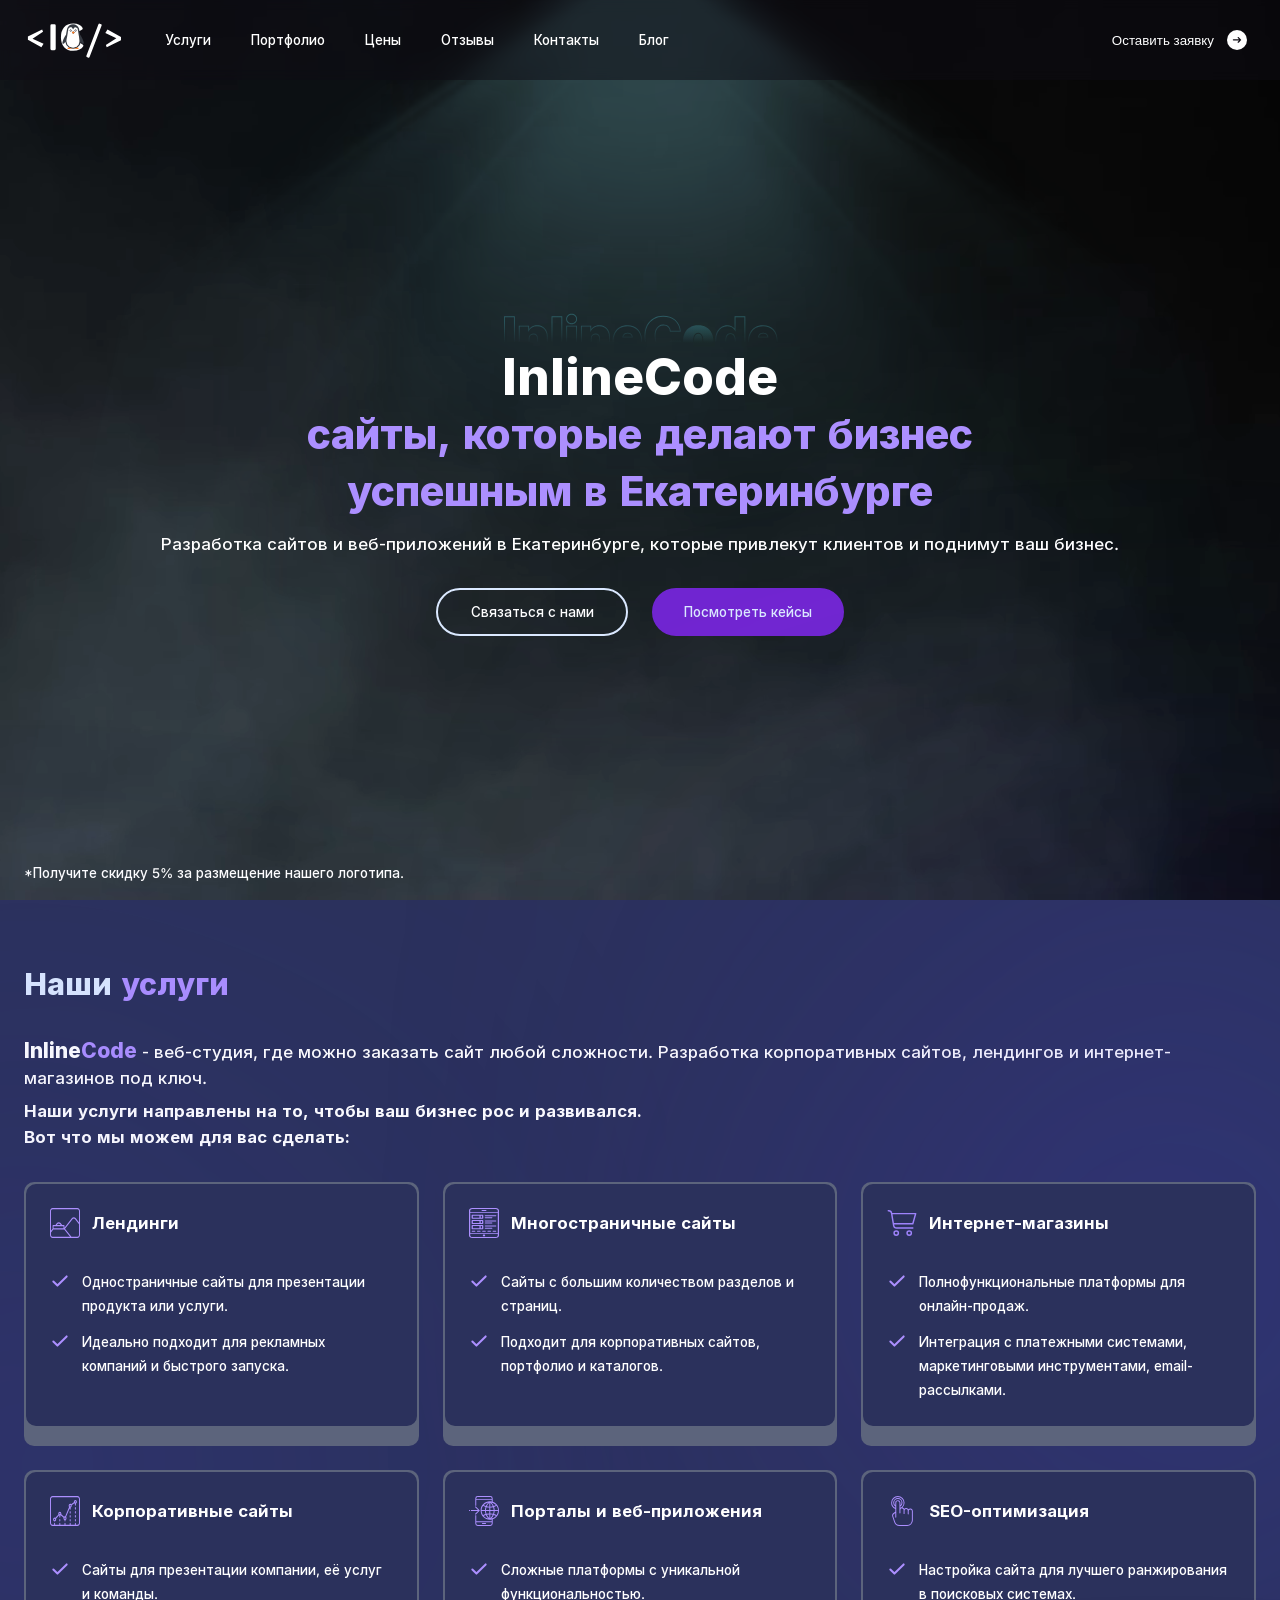
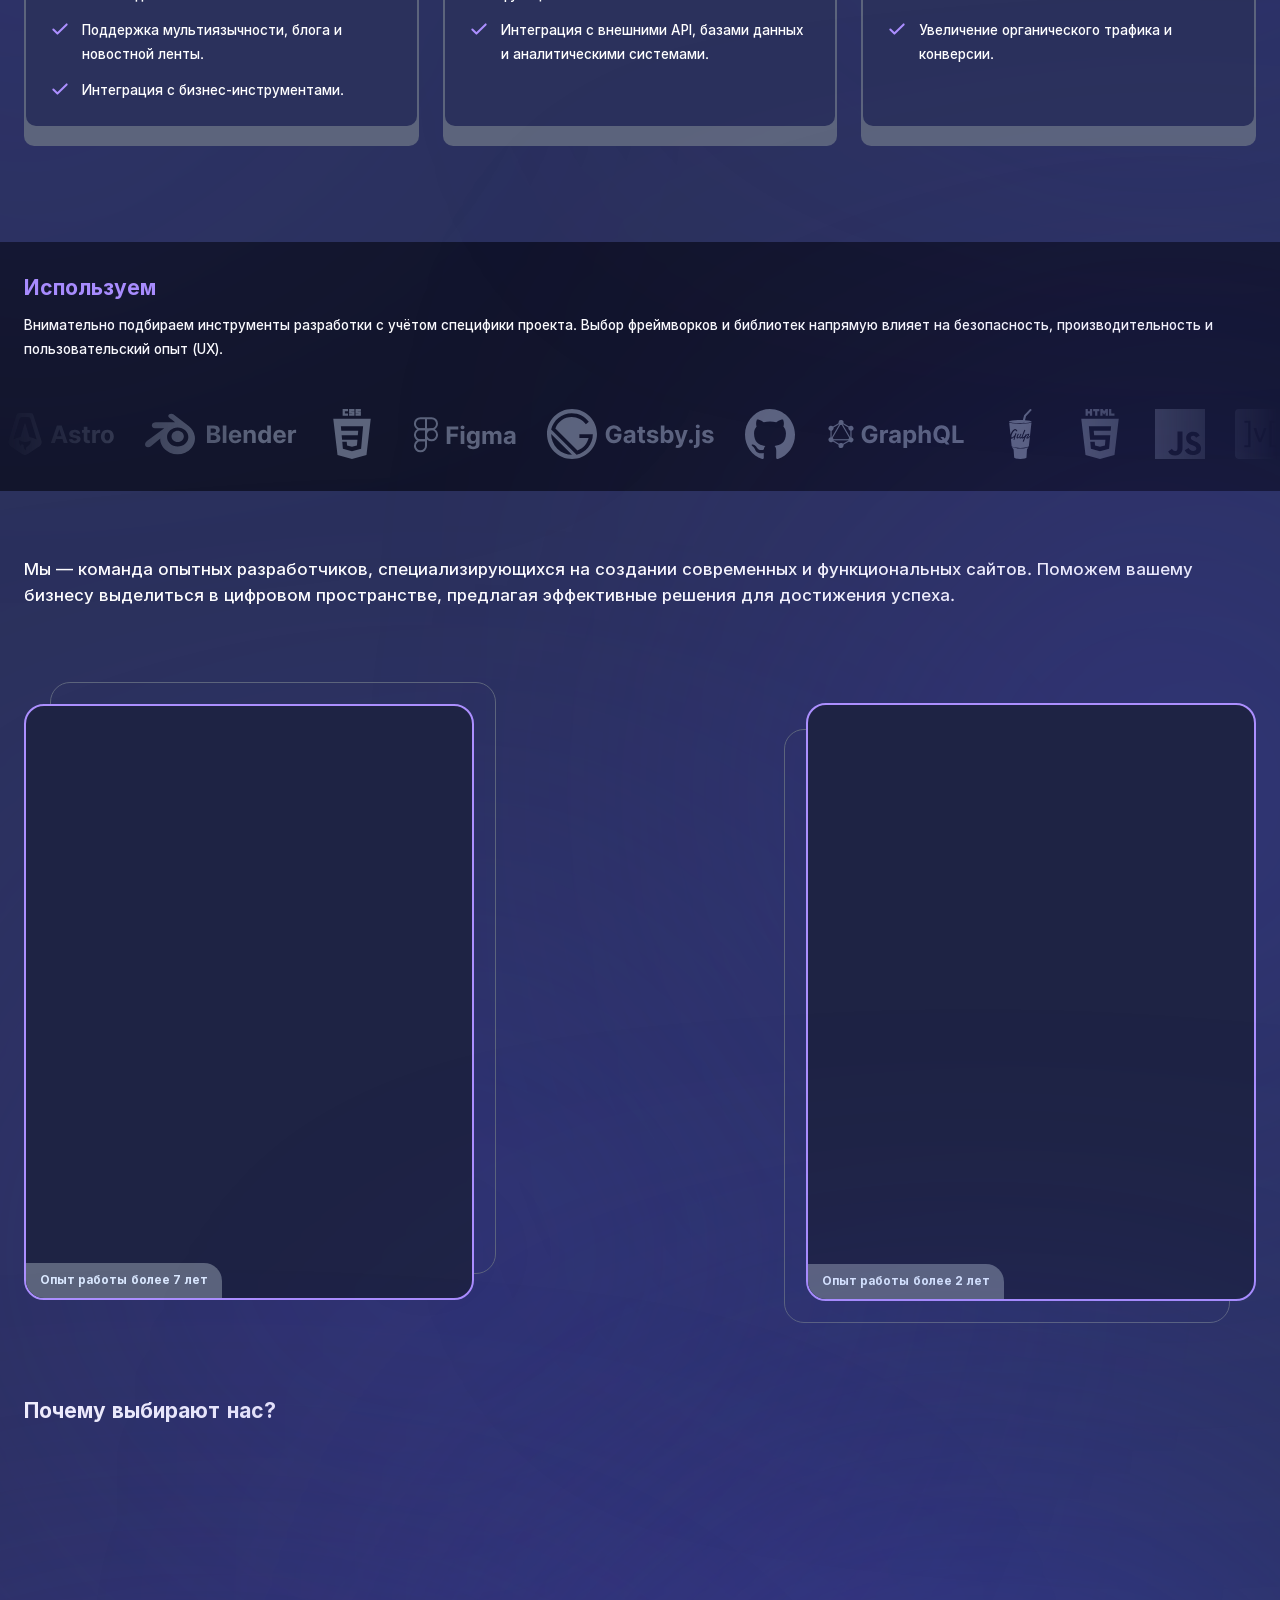
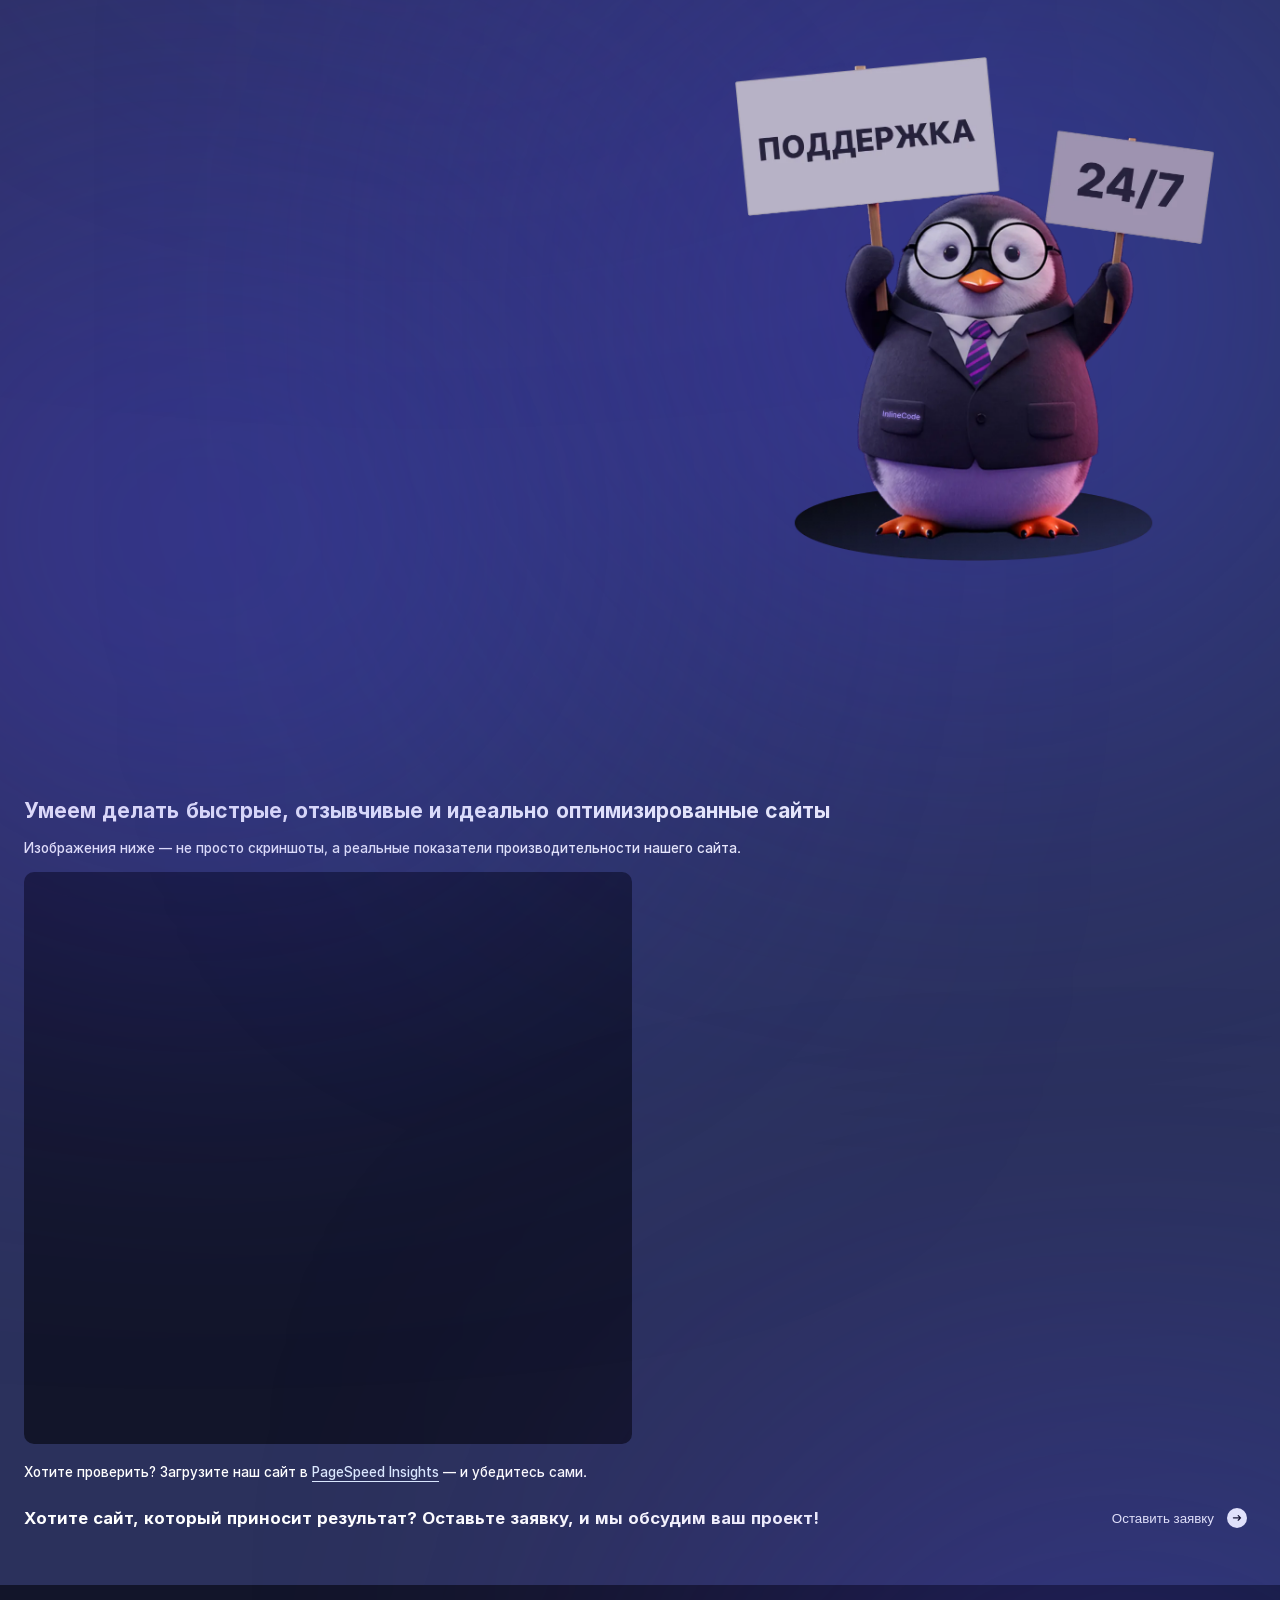
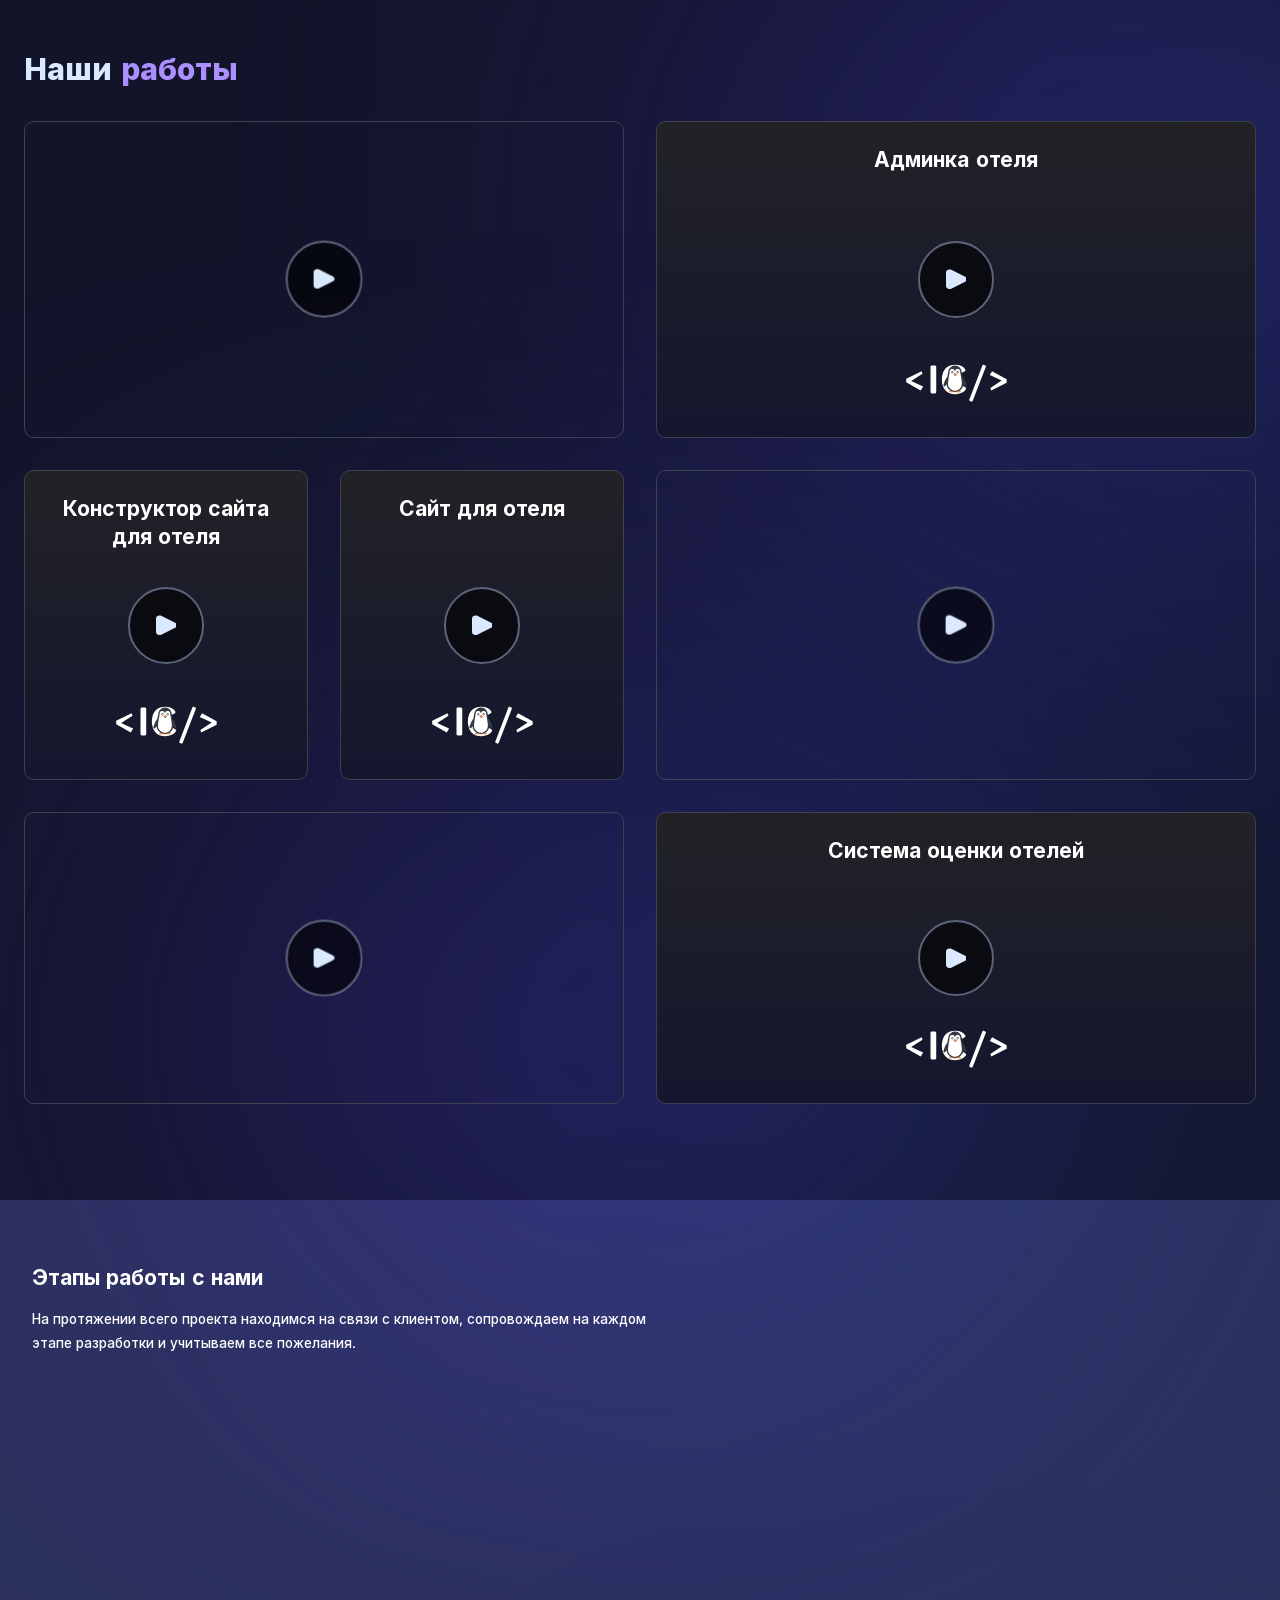
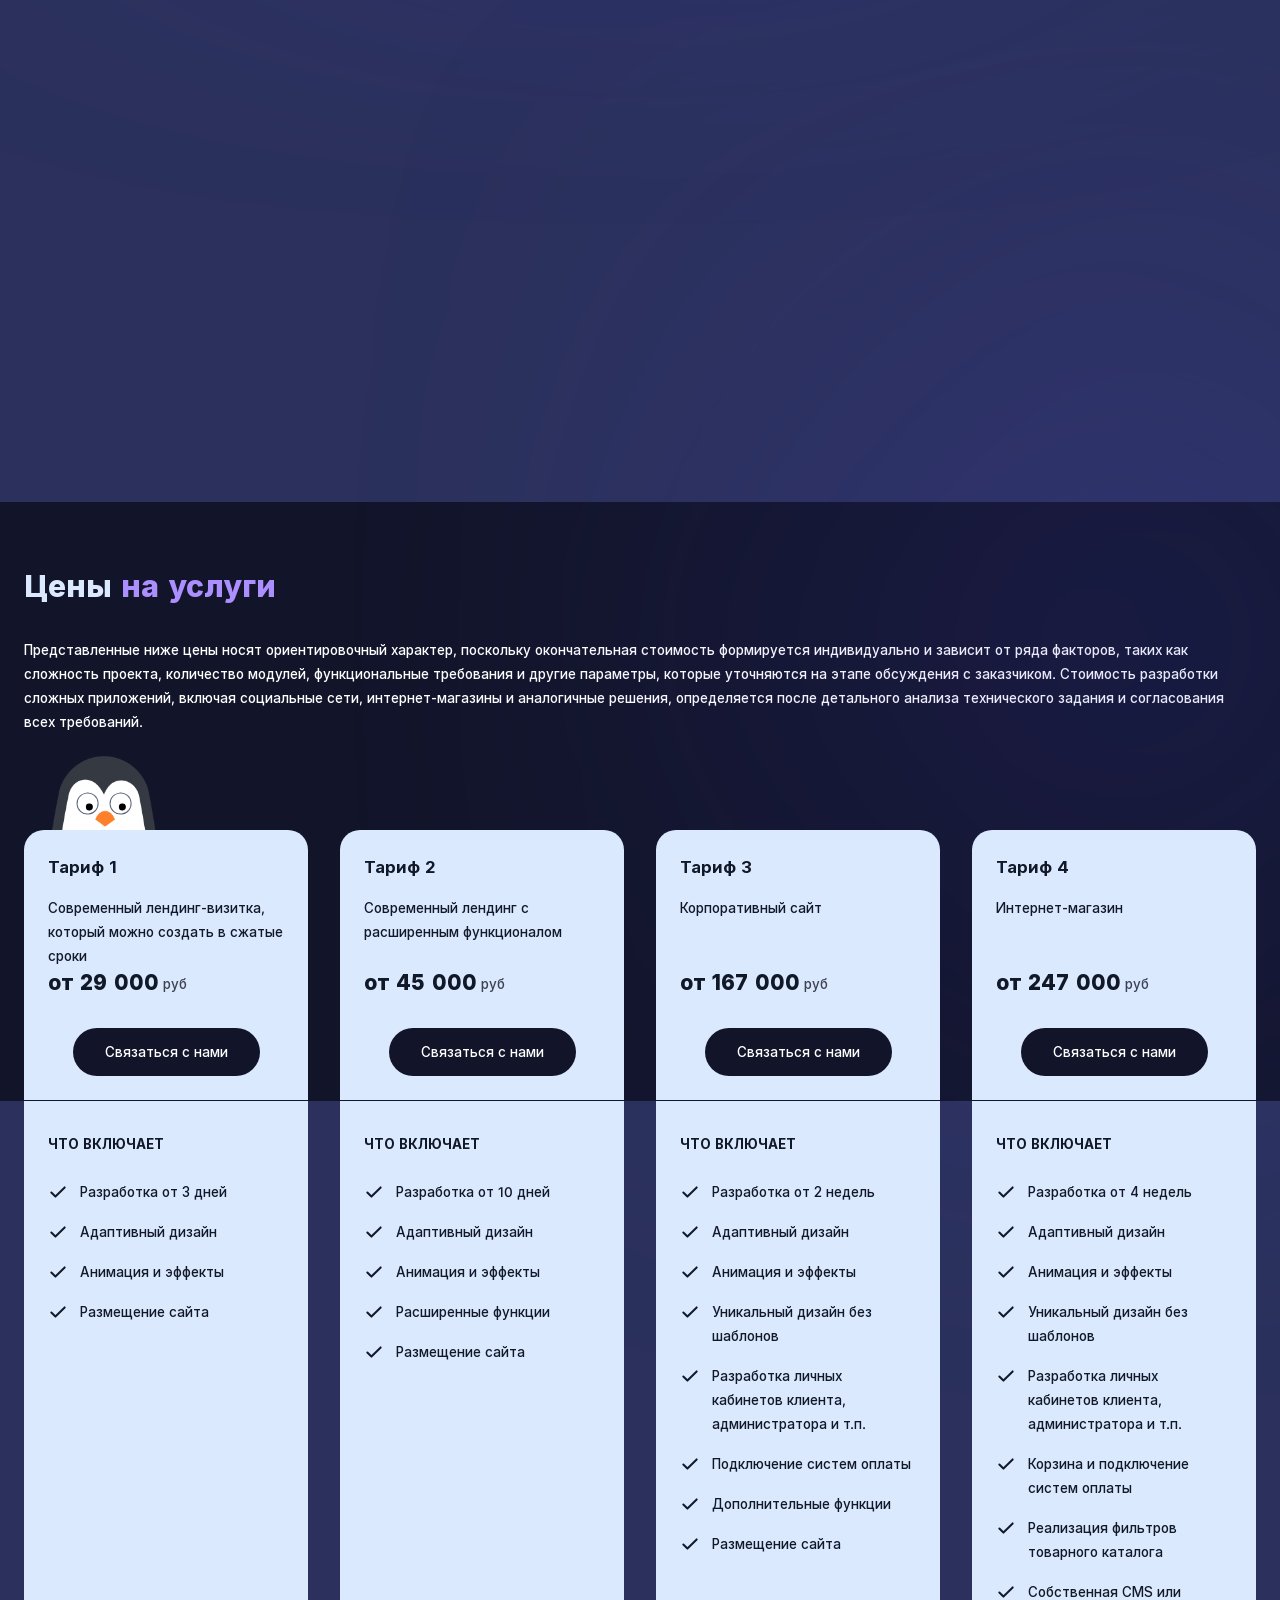
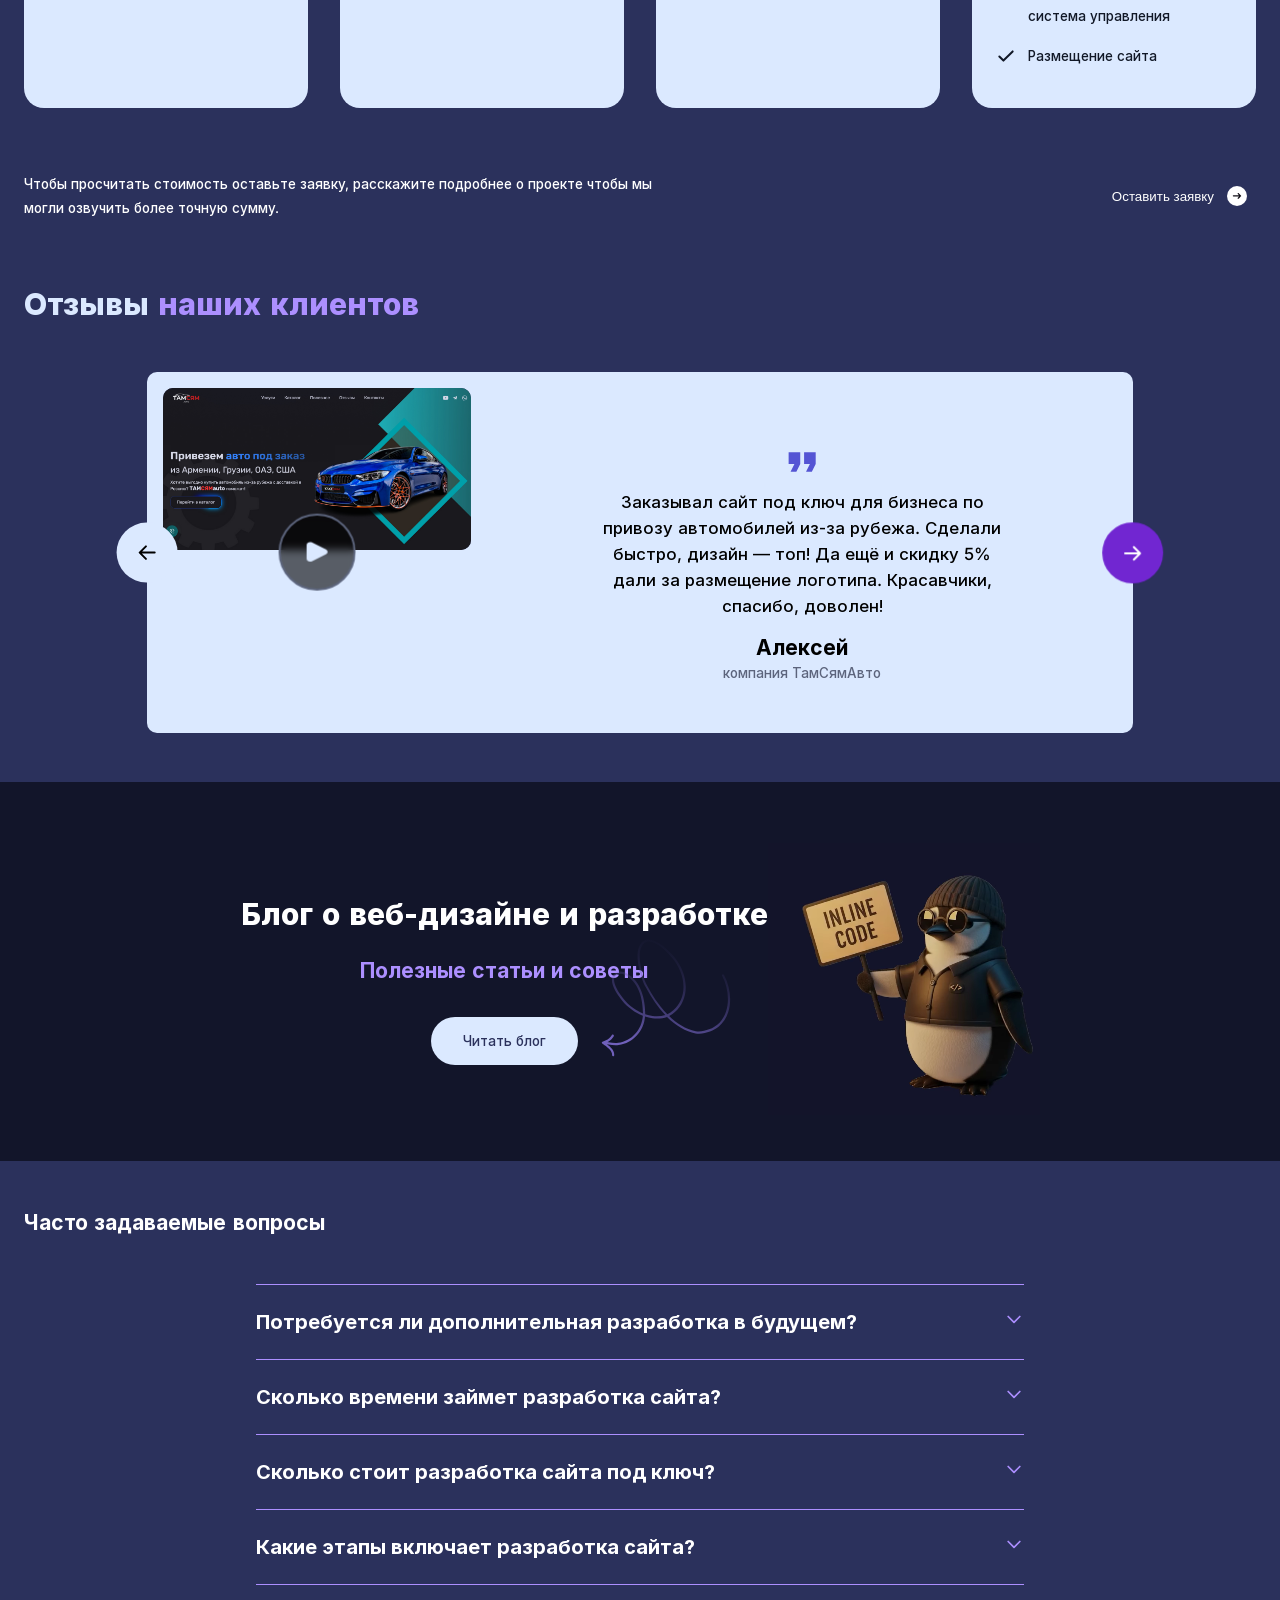
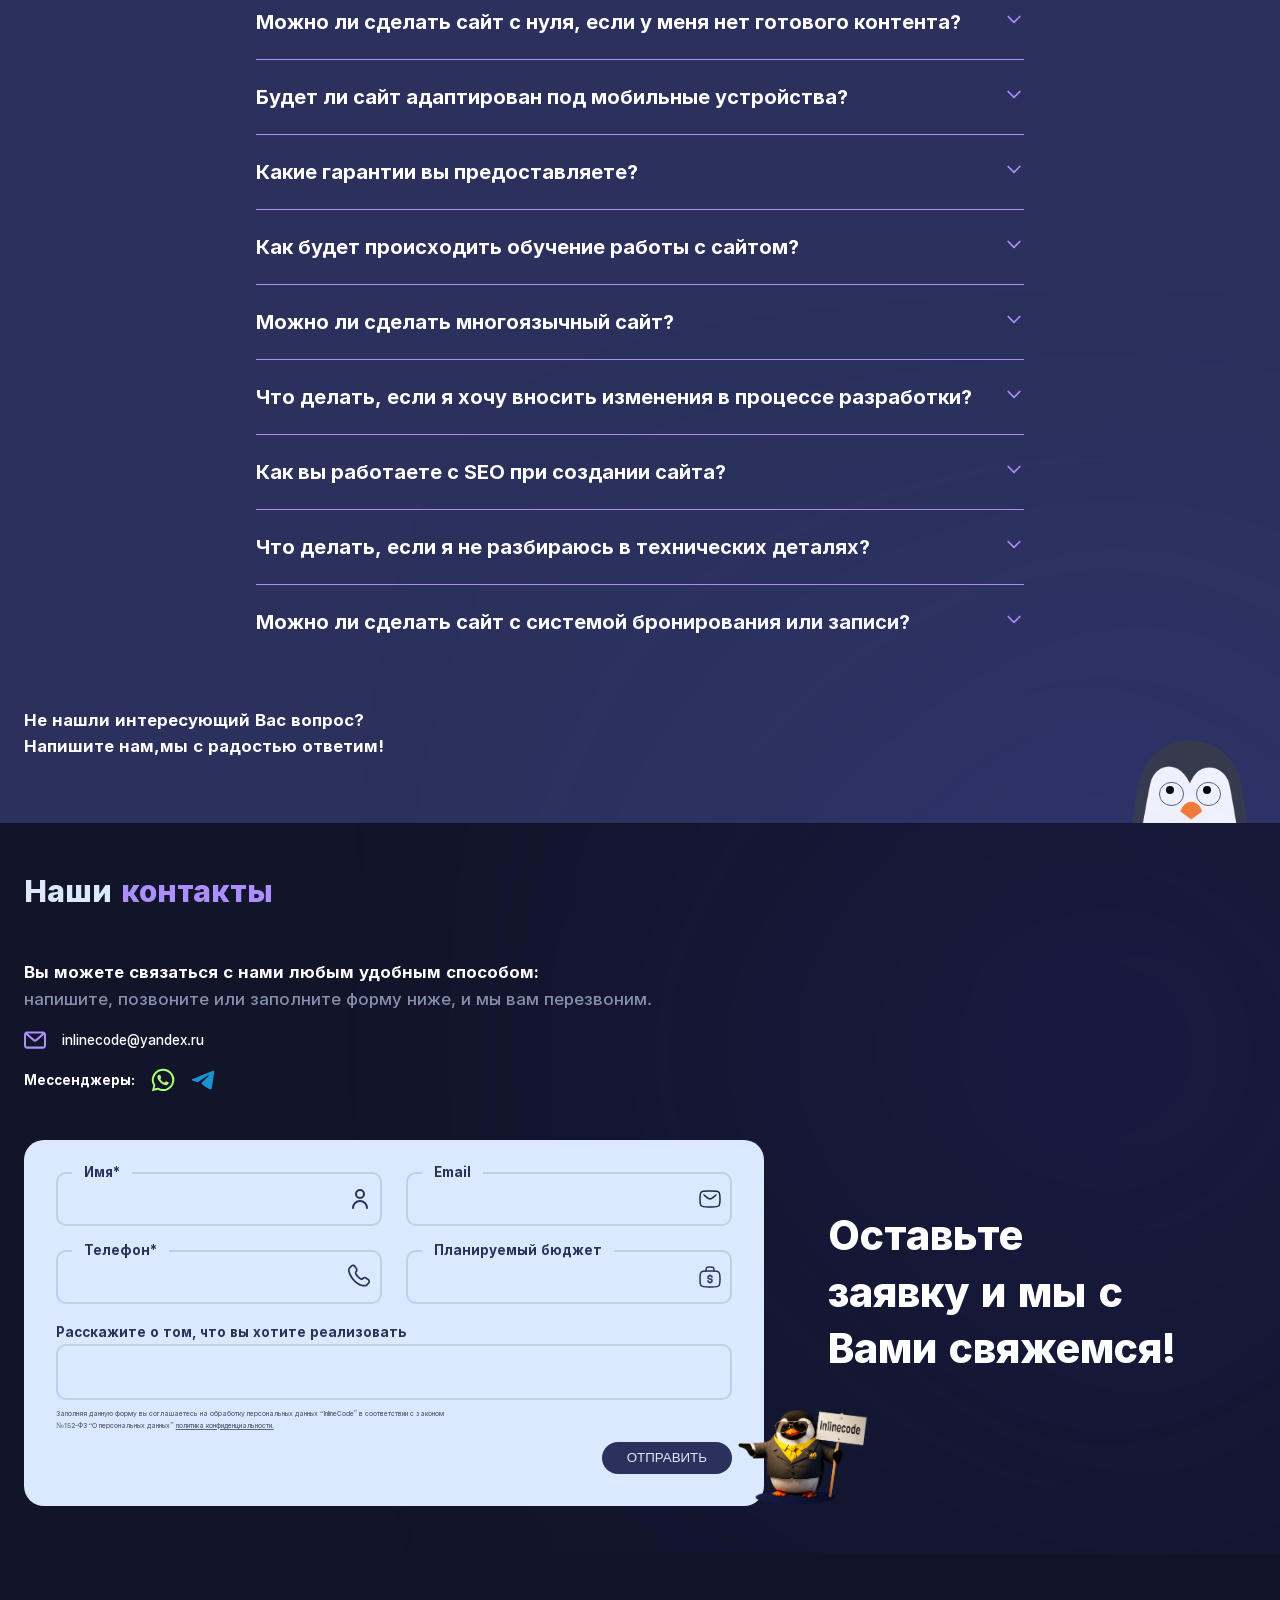
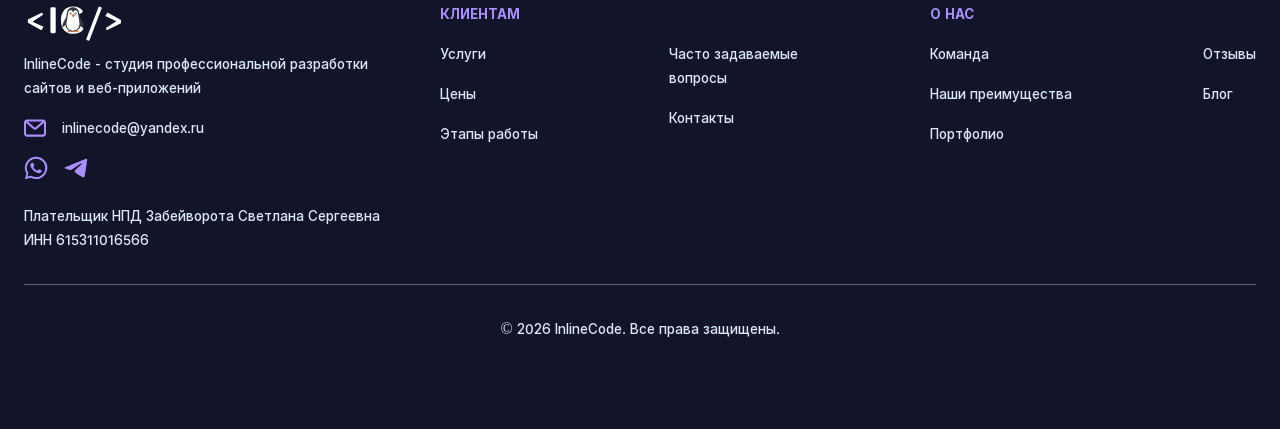
<file: yekaterinburg/index.html>
<!doctype html><html class=Ua lang=ru><meta charset=UTF-8><meta name=viewport content="width=device-width"><meta name=color-scheme content="only light"><title>Создание сайтов под ключ в Екатеринбурге - InlineCode</title><meta name=description content="Изготовление сайтов на заказ в Екатеринбурге. Уникальный веб-дизайн, программирование и продвижение сайтов для вашего проекта в Екб."><link rel=icon href=/favicon.ico sizes=32x32><link rel=icon media="(prefers-color-scheme: light)" type=image/svg+xml href=/favicon.svg><link rel=icon media="(prefers-color-scheme: dark)" type=image/svg+xml href=/favicon-white.svg><script type=module src=/_astro/ClientRouter.astro_astro_type_script_index_0_lang.DW16d_zL.js></script><link rel=canonical href=https://inlinecode.ru/><link rel=alternate href=https://inlinecode.ru/yekaterinburg/><meta name=astro-view-transitions-enabled content=true><meta name=astro-view-transitions-fallback content=animate><style>.wa{aspect-ratio:1;width:13.5%;rotate:var(--eye-angle);border:1px solid var(--color-gray);background:#fff;border-radius:50%;position:absolute;top:20%}.wa.xa{left:var(--eye-left)}.wa.Aa{right:var(--eye-left)}.ya{background-color:var(--color-black);width:36%;height:36%;top:15%;left:25%}@media (pointer:coarse){:where(#spy-faq,#spy-price,#spy-blog-content)[data-animate]{transition:translate .3s linear;& .wa{transition:rotate .15s linear}}}#spy-faq:where([data-animate=true],[data-animate=visibility]){--eye-angle:-120deg;translate:0 50%}#spy-blog-content{--eye-angle:120deg;&:where([data-animate=true],[data-animate=visibility]){--eye-angle:180deg;translate:0 50%}}#spy-price[data-animate=true]{translate:0 -50%;& .wa{rotate:55deg}}#spy-price[data-animate=visibility]{translate:0 50%}</style><link rel=stylesheet href=/_astro/_city_.0NAeLEtT.css><style>.astro-route-announcer{clip:rect(0 0 0 0);clip-path:inset(50%);white-space:nowrap;width:1px;height:1px;position:absolute;top:0;left:0;overflow:hidden}</style><script type=module src=/_astro/page.DffPipBq.js></script><body class="Ua Va Wa Xa Ya g h"><header id=header class="Bh C Ch Ia ud wd"> <div class=e> <div class="Dh H b g i"> <nav class=Eh> <ul class="Fh Gh Hc"> <li> <a href=/#services class="Hh Ih _b db eb"> Услуги </a> <li> <a href=/#portfolio class="Hh Ih _b db eb"> Портфолио </a> <li> <a href=/#prices class="Hh Ih _b db eb"> Цены </a> <li> <a href=/#reviews class="Hh Ih _b db eb"> Отзывы </a> <li> <a href=/#contacts class="Hh Ih _b db eb"> Контакты </a> <li> <a href=/blog/ class="Hh Ih _b db eb"> Блог </a> </li> </ul> </nav> <button aria-label="Открыть меню" id=menu-hamburger class="Jh O aj bj g i j" data-hamburger=true> <svg id=menu-icon class="Xa Yi Zi ce de k" viewBox="0 0 100 80"> <line x1=20 y1=20 x2=80 y2=20 stroke=currentColor stroke-width=8 stroke-linecap=round class="_i ce de"/> <line x1=20 y1=40 x2=80 y2=40 stroke=currentColor stroke-width=8 stroke-linecap=round class="de oi"/> <line x1=20 y1=60 x2=80 y2=60 stroke=currentColor stroke-width=8 stroke-linecap=round class="_i ce de"/> </svg> </button> <a href=/ aria-label="Домашняя страница"> <svg width=163 height=61 fill=none aria-hidden=true viewBox="0 0 163 61" class="Kh Lh c"><title>Логотип студии разработки сайтов под ключ InlineCode</title><path fill=#fff d="M28.08 42.32 6.3 30.2v-5.22l22.98-11.34 1.44 3.66-16.98 11.04 17.82 8.28zM44.677 47q-2.052 0-2.051-2.197V7.186q0-2.198 2.05-2.198h4.454q2.05 0 2.05 2.198v37.617Q51.18 47 49.13 47zm14.91-21.006q0-10.107 5.127-16.055 5.127-5.947 14.795-5.947 5.567 0 9.434 1.729 3.867 1.728 5.45 5.01 1.053 2.167-.352 2.93l-3.516 1.874q-1.845.996-3.047-1.113-.762-1.349-2.842-2.432-2.05-1.083-4.834-1.084-6.151 0-8.613 3.897-2.46 3.867-2.46 11.191t2.46 11.22q2.46 3.868 8.613 3.868 3.31 0 5.567-1.494 2.285-1.495 3.164-2.842 1.435-2.198 3.047-1.113l3.515 2.344q1.436.965.293 2.93-1.7 2.928-5.83 5.009-4.13 2.08-10.049 2.08-9.521 0-14.736-5.947-5.185-5.948-5.185-16.055m41.865 32.08q-1.377-.527-.733-2.168l19.453-50.683q.645-1.64 1.992-1.114l2.373.909q1.377.527.733 2.168l-19.453 50.683q-.645 1.641-1.992 1.113zM133.53 42.32l-1.44-3.66 16.98-11.04-17.82-8.28 3.48-5.7 21.78 12.12v5.22z"/><path fill=#353A42 d="M95.912 32.394c-1.694-5.435-3.937-8.799-5.342-10.526-.773-4.818-1.661-9.484-1.858-10.053C87.342 7.847 83.61 5 79.22 5c-4.597 0-8.473 3.122-9.67 7.383-.133.473-.955 4.873-1.69 9.498-1.407 1.731-3.642 5.092-5.333 10.513-2.129 6.829 2.788 3.717 4.17.77a12.73 12.73 0 0 0 5.65 9.513 12.4 12.4 0 0 0 6.873 2.07 12.4 12.4 0 0 0 6.873-2.07 12.73 12.73 0 0 0 5.65-9.514c1.382 2.948 6.298 6.06 4.17-.769M79.22 42.523c-5.722 0-10.377-4.709-10.377-10.496 0-3.764 2.448-17.853 2.827-19.056.746-2.367 2.95-3.48 5.053-2.46 1.582.767 2.497 2.873 2.497 2.873s.66-2.054 2.2-2.78c2.358-1.113 4.845.54 5.404 2.868.309 1.287 2.772 14.742 2.772 18.555 0 5.787-4.655 10.496-10.376 10.496"/><path fill=#FF802A d="M72.346 42.758c-1.116.086-2.104.625-2.043 2.242h17.833c.061-1.617-.926-2.156-2.043-2.242a12.4 12.4 0 0 1-6.873 2.07 12.4 12.4 0 0 1-6.874-2.07"/><path fill=#fff d="M81.42 10.604c-1.54.726-2.2 2.78-2.2 2.78s-.915-2.105-2.497-2.873c-2.103-1.02-4.307.093-5.054 2.46-.379 1.204-2.826 15.292-2.826 19.056 0 5.787 4.655 10.496 10.376 10.496s10.376-4.708 10.376-10.496c0-3.813-2.463-17.267-2.772-18.554-.559-2.33-3.045-3.981-5.403-2.87m-1.926 6.316c1.54 0 2.127 1.842 2.127 1.842l-2.127 1.559-2.127-1.559s.587-1.842 2.127-1.842m-5.526-2.067a1.396 1.396 0 0 1 1.683-1.046c.75.18 1.214.942 1.035 1.702a1.395 1.395 0 0 1-1.682 1.046 1.413 1.413 0 0 1-1.036-1.702m9.467 1.702a1.396 1.396 0 0 1-1.682-1.046 1.41 1.41 0 0 1 1.035-1.702 1.395 1.395 0 0 1 1.682 1.046 1.414 1.414 0 0 1-1.035 1.702"/><path fill=#FF802A d="M81.622 18.762s-.588-1.842-2.128-1.842-2.127 1.842-2.127 1.842l2.127 1.559z"/><path fill=#fff stroke=#353A42 stroke-width=.5 d="M76.486 15.238a1.31 1.31 0 0 1-1.301 1.32 1.31 1.31 0 0 1-1.302-1.32c0-.731.585-1.32 1.302-1.32a1.31 1.31 0 0 1 1.301 1.32Zm8.071 0a1.31 1.31 0 0 1-1.302 1.32 1.31 1.31 0 0 1-1.302-1.32c0-.731.586-1.32 1.302-1.32a1.31 1.31 0 0 1 1.302 1.32Z"/><ellipse cx=75.495 cy=15.238 fill=#353A42 rx=.31 ry=.314 /><ellipse cx=83.565 cy=15.238 fill=#353A42 rx=.31 ry=.314 /></svg> </a> <button target=modal-contact-form class="Mh O Xa Xb Yb Zb _b ac bc cc dc ec g i rd"> Оставить заявку <div class="_b g i j la sb"> <svg fill=none aria-hidden=true viewBox="0 0 13 9" height=0.4375em><path stroke=#0F0C14 stroke-linecap=round stroke-linejoin=round stroke-width=2 d="M1 4.403h10.889M8.45 1l3.439 3.5L8.45 8"/></svg> </div> </button> </div> </div> </header> <script>!function(){let e=window.matchMedia("(max-width: 64rem)");function i(){let i,s,a;e.matches&&(s=document.querySelector("header"),a=document.querySelector("[data-hamburger]"),a?.addEventListener("click",()=>{if(i||(s?.insertAdjacentHTML("afterend",'<aside class="Vd ne fi ud Nb gi Bh hi wd ii Oa ji" data-sidebar tabindex="-1"> <div class="e"> <nav> <ul class="pc ki g h"> <li style="--delay:0ms" class="_a li mi Ad k g i ni Rg oi Wd pi qi"> <svg aria-hidden="true" width="1.7em" height="1.7em"> <use href="/icons.svg#sidebar-service-icon"></use> </svg> <a href="/#services"> <span class="x Nb"></span> Услуги </a> </li><li style="--delay:50ms" class="_a li mi Ad k g i ni Rg oi Wd pi qi"> <svg aria-hidden="true" width="1.7em" height="1.7em"> <use href="/icons.svg#sidebar-portfolio-icon"></use> </svg> <a href="/#portfolio"> <span class="x Nb"></span> Портфолио </a> </li><li style="--delay:100ms" class="_a li mi Ad k g i ni Rg oi Wd pi qi"> <svg aria-hidden="true" width="1.7em" height="1.7em"> <use href="/icons.svg#sidebar-price-icon"></use> </svg> <a href="/#prices"> <span class="x Nb"></span> Цены </a> </li><li style="--delay:150ms" class="_a li mi Ad k g i ni Rg oi Wd pi qi"> <svg aria-hidden="true" width="1.7em" height="1.7em"> <use href="/icons.svg#sidebar-reviews-icon"></use> </svg> <a href="/#reviews"> <span class="x Nb"></span> Отзывы </a> </li><li style="--delay:200ms" class="_a li mi Ad k g i ni Rg oi Wd pi qi"> <svg aria-hidden="true" width="1.7em" height="1.7em" class="yc"> <use href="/icons.svg#sidebar-contacts-icon"></use> </svg> <a href="/#contacts"> <span class="x Nb"></span> Контакты </a> </li><li style="--delay:250ms" class="_a li mi Ad k g i ni Rg oi Wd pi qi"> <svg aria-hidden="true" width="1.7em" height="1.7em"> <use href="/icons.svg#sidebar-blog-icon"></use> </svg> <a href="/blog"> <span class="x Nb"></span> Блог </a> </li> </ul> </nav> </div> </aside>'),(i=document.querySelector("aside")).addEventListener("click",e=>{e.target?.closest("a")&&a.click()})),a.classList.toggle("open"),i.dataset.active){delete i.dataset.active,delete document.body.dataset.lock;return}document.body.dataset.lock="true",i.dataset.active="true"}))}i(),document.addEventListener("astro:after-swap",i),e.addEventListener("change",i)}()</script> <main class=d> <div class=Za> <div id=hero class="Jc Kc Lc Mc Nc k"> <video poster=[data-uri] class="C Nb Ua qa x" playsinline muted autoplay loop> <source src=/_astro/smoke-background.BREZoe-u.webm type=video/webm> <source src=/_astro/smoke-background.C7c3acX8.mp4 type=video/mp4> </video> <div class="Da Fa Nb Oc Pc Qc x"></div> <div class=e> <div class="Jc Kc Lc g h j v"> <div class=Rc> <h1 class="g h i"> <div class="Sc gb k n"> InlineCode <svg width=318 height=34 fill=none aria-hidden=true viewBox="0 0 318 34" class="Tc Ua Uc Vc Wc x"><path fill=url(#a) fill-rule=evenodd d="M12.547 33.54V2.854H0V33.54h1V3.855h10.547V33.54zm25.779 0v-4.87c.013-1.646-.404-2.794-1.123-3.578l-.005-.006c-.696-.771-1.689-1.204-3.114-1.204-.942 0-1.731.206-2.398.591l-.005.003c-.646.367-1.15.894-1.52 1.608-.355.711-.56 1.616-.574 2.749v4.706h-1v-4.712q.02-1.875.682-3.196.682-1.322 1.917-2.024 1.258-.725 2.898-.725 2.471 0 3.857 1.534 1.406 1.534 1.385 4.262v4.861zm12.419 0v-6.905c.014-2.586-.48-4.895-1.517-6.894-1.018-2.004-2.465-3.58-4.334-4.703-1.87-1.146-4.052-1.7-6.506-1.7-2.578 0-4.856.616-6.79 1.89a10.2 10.2 0 0 0-2.522 2.307v-3.77H17.168v19.774h1V14.764h9.908v6.008h.362q.27-.749.638-1.418a9.1 9.1 0 0 1 3.07-3.29q2.62-1.726 6.242-1.726 3.452 0 5.987 1.556 2.557 1.534 3.963 4.303 1.427 2.75 1.407 6.435v6.907zm16.87 0V2.854h-12.42V33.54h1V3.855h10.42V33.54zm17.05 0V13.763H72.246V33.54h1V14.764h10.42V33.54zm25.79 0v-4.87c.012-1.646-.404-2.794-1.123-3.578l-.005-.006c-.696-.771-1.689-1.204-3.114-1.204-.942 0-1.731.206-2.398.591l-.005.003c-.646.367-1.151.894-1.521 1.608-.354.712-.56 1.616-.573 2.749v4.706h-1v-4.712q.02-1.875.682-3.196.681-1.322 1.917-2.024 1.257-.725 2.898-.725 2.471 0 3.857 1.534 1.406 1.534 1.385 4.262v4.861zm12.419 0v-6.905c.014-2.586-.479-4.895-1.517-6.895-1.018-2.003-2.465-3.579-4.334-4.701-1.87-1.147-4.052-1.7-6.506-1.7-2.578 0-4.857.615-6.791 1.889a10.2 10.2 0 0 0-2.521 2.307v-3.77H89.297v19.774h1V14.764h9.908v6.008h.362q.271-.749.638-1.418a9.1 9.1 0 0 1 3.069-3.29q2.62-1.726 6.243-1.726 3.452 0 5.987 1.556 2.558 1.534 3.963 4.303 1.428 2.75 1.407 6.435v6.907zm37.281 0v-2.497c0-2.78-.404-5.281-1.235-7.489-.825-2.205-1.991-4.084-3.507-5.615-1.511-1.527-3.304-2.677-5.367-3.45-2.058-.772-4.309-1.15-6.743-1.15-3.441 0-6.483.742-9.09 2.265-2.595 1.504-4.608 3.618-6.028 6.323-1.424 2.696-2.118 5.816-2.118 9.329q0 1.173.097 2.283h1.004a25 25 0 0 1-.101-2.283q0-5.071 2.003-8.864 2.002-3.814 5.646-5.923 3.643-2.13 8.587-2.13 3.494 0 6.392 1.086t5.007 3.217q2.11 2.13 3.281 5.263 1.173 3.11 1.172 7.138v2.496zm119.904 0V2.854H267.64v14.303a12 12 0 0 0-.266-.32c-.895-1.038-2.018-1.87-3.349-2.506-1.389-.677-3.015-.994-4.845-.994-2.471 0-4.786.647-6.928 1.932l-.003.002c-2.168 1.31-3.885 3.31-5.174 5.933-1.31 2.666-1.935 5.998-1.935 9.944q0 1.234.085 2.39h1.003a32 32 0 0 1-.088-2.39q0-5.775 1.833-9.503 1.832-3.729 4.794-5.518 2.982-1.79 6.413-1.79 2.578 0 4.411.895 1.832.873 3.025 2.258.58.675 1.024 1.372.47.738.787 1.505h.213V3.855h10.419V33.54zm37.42 0v-2.497c0-2.78-.404-5.281-1.235-7.489-.825-2.205-1.99-4.084-3.507-5.615-1.511-1.527-3.304-2.677-5.367-3.45-2.057-.772-4.309-1.15-6.743-1.15-3.441 0-6.483.742-9.089 2.265-2.596 1.504-4.609 3.618-6.029 6.323-1.423 2.696-2.118 5.816-2.118 9.329q0 1.173.097 2.283h1.004a25 25 0 0 1-.101-2.283q0-5.071 2.003-8.864 2.003-3.814 5.646-5.923 3.644-2.13 8.587-2.13 3.494 0 6.392 1.086t5.007 3.217 3.282 5.263q1.171 3.11 1.171 7.138v2.496zm-48.776 0q.171-1.125.172-2.412 0-2.685-.725-4.624-.703-1.938-2.067-2.983-1.342-1.044-3.238-1.044-1.94 0-3.281 1.066-1.343 1.065-2.046 3.004-.682 1.94-.682 4.58 0 1.288.167 2.412h1.012a15 15 0 0 1-.179-2.411c0-1.677.217-3.084.624-4.244.418-1.152 1.003-1.985 1.725-2.558.695-.552 1.562-.849 2.66-.849 1.069 0 1.925.29 2.625.834l.006.004c.729.559 1.317 1.38 1.734 2.53l.003.01c.431 1.152.662 2.569.662 4.273q-.001 1.31-.185 2.411zm-25.878 0h-11.657q.153-1.115.153-2.37 0-2.727-.703-4.772-.681-2.047-1.981-3.196t-3.175-1.15q-1.939 0-3.281 1.15-1.322 1.15-2.024 3.196-.682 2.045-.682 4.773 0 1.254.149 2.368H207.97a24 24 0 0 1-.106-2.305c0-3.498.687-6.61 2.095-9.305l.001-.002c1.422-2.708 3.452-4.823 6.077-6.326h-.001l.498.868-.496-.868h-.001c2.651-1.523 5.785-2.263 9.361-2.263 3.575 0 6.702.74 9.34 2.263l-.003-.001-.495.869.501-.866-.003-.002c2.638 1.502 4.668 3.617 6.076 6.326v-.002l-.884.467.887-.461-.003-.004c1.424 2.695 2.118 5.808 2.118 9.307q0 1.182-.107 2.305m-12.667 0h-9.525a17 17 0 0 1-.158-2.37c0-1.736.217-3.214.629-4.452.424-1.233 1.012-2.133 1.731-2.76.695-.594 1.55-.907 2.627-.907 1.027 0 1.844.308 2.512.9.706.625 1.283 1.526 1.696 2.763l.003.009c.424 1.236.648 2.712.648 4.448q0 1.272-.163 2.368m-25.242 0h-1.017q.031-.165.057-.326.082-.498.13-1l-1.004-.005-9.649-.058a9.5 9.5 0 0 1-.352 1.388h-1.064a8.2 8.2 0 0 0 .431-1.562l.146-.832.845.006 10.653.064 1.093.006-.104 1.089q-.059.617-.165 1.23m-27.521 0a12 12 0 0 1-.471-.972c-.756-1.8-1.156-4.087-1.156-6.895 0-2.69.391-4.923 1.137-6.73.76-1.81 1.819-3.142 3.154-4.054 1.346-.91 2.969-1.383 4.915-1.383 1.098 0 2.071.156 2.931.455l.008.003.009.003c.88.29 1.621.704 2.237 1.235a6.2 6.2 0 0 1 1.506 1.948c.384.77.646 1.648.776 2.644l.113.87h12.635l-.108-1.097c-.266-2.723-.958-5.173-2.091-7.334-1.125-2.144-2.593-3.962-4.405-5.442-1.807-1.492-3.894-2.615-6.249-3.375-2.356-.775-4.905-1.157-7.639-1.157-4.033 0-7.704.902-10.989 2.724-3.302 1.831-5.911 4.508-7.828 8-1.932 3.52-2.872 7.764-2.872 12.69 0 2.853.312 5.478.947 7.866h1.036q-.984-3.538-.983-7.866 0-7.2 2.748-12.208t7.436-7.607q4.688-2.6 10.505-2.6 3.963 0 7.329 1.108 3.367 1.087 5.924 3.197 2.556 2.088 4.154 5.134 1.392 2.653 1.862 5.968.07.492.12 1h-10.653q-.214-1.64-.874-2.962a7.2 7.2 0 0 0-1.747-2.258q-1.087-.938-2.578-1.428-1.47-.51-3.26-.511-3.175 0-5.476 1.555-2.28 1.556-3.516 4.496-1.214 2.94-1.214 7.116 0 4.347 1.236 7.287.128.297.266.58zM74.013 10.232l.005.005c1.241 1.14 2.742 1.712 4.448 1.712 1.719 0 3.223-.57 4.453-1.717 1.245-1.16 1.895-2.6 1.895-4.269 0-1.655-.652-3.08-1.895-4.225C81.691.579 80.187 0 78.466 0c-1.71 0-3.211.582-4.45 1.737-1.245 1.145-1.898 2.57-1.898 4.227 0 1.669.65 3.109 1.895 4.269M78.466 1q2.217 0 3.772 1.47 1.575 1.448 1.576 3.494 0 2.067-1.576 3.537-1.555 1.45-3.772 1.45-2.194 0-3.771-1.45-1.577-1.47-1.577-3.537 0-2.045 1.577-3.494Q76.271 1 78.466 1m69.994 26.59h-11.117a6.6 6.6 0 0 1 .125-1q.204-.99.721-1.833a5.8 5.8 0 0 1 2.195-2.11q1.385-.788 3.132-.788 1.726 0 3.047.746a5.35 5.35 0 0 1 2.109 2.024q.528.895.703 1.962.079.483.086 1zm-.101-1h-9.865q.178-.709.548-1.31l.004-.006a4.8 4.8 0 0 1 1.822-1.751l.011-.006c.758-.432 1.629-.658 2.637-.658 1.002 0 1.844.216 2.555.617l.009.005.008.004a4.36 4.36 0 0 1 1.723 1.652c.259.44.443.921.548 1.454m157.426 1h-11.117q.024-.516.124-1 .205-.99.721-1.833a5.8 5.8 0 0 1 2.195-2.11q1.384-.788 3.132-.788 1.726 0 3.047.746a5.35 5.35 0 0 1 2.109 2.024q.53.895.703 1.962.079.483.086 1zm-.102-1h-9.865q.178-.709.548-1.31l.004-.006a4.8 4.8 0 0 1 1.823-1.751l.01-.006c.758-.432 1.629-.658 2.637-.658 1.003 0 1.844.216 2.555.617l.009.005.008.004a4.35 4.35 0 0 1 1.723 1.652c.259.44.443.921.548 1.454" clip-rule=evenodd /><defs><linearGradient id=a x1=143.56 x2=143.56 y1=10.492 y2=33.539 gradientUnits=userSpaceOnUse><stop stop-color=#57E7F5 stop-opacity=.25 /><stop offset=1 stop-color=#57E7F5 stop-opacity=0 /></linearGradient></defs></svg> </div> <div class="Xc Yc gb p xc yc">сайты, которые делают бизнес успешным в Екатеринбурге</div> </h1> <p class="Zc p s"> Разработка сайтов и веб-приложений в Екатеринбурге, которые привлекут клиентов и поднимут ваш бизнес. </p> <ul class="H J _c g i j"> <li> <a href=/#contacts class="L O P R U _b ad fc g gc hc i ic j"> <div class="bd cd p"> Связаться с нами </div> <div class="bd cd dd" aria-hidden=true> Посмотреть кейсы </div> </a> </li> <li> <a class="G O P R _b ad fc ga gc ja jc kc" href=/#portfolio> Посмотреть кейсы </a> </li> </ul> </div> <div class="ed fd p v va xc"> *Получите скидку 5% за размещение нашего логотипа. </div> </div> </div> </div> <script>!function(){let e=window.matchMedia("(max-width: 64rem)");function i(){let i,s,a;e.matches&&(s=document.querySelector("header"),a=document.querySelector("[data-hamburger]"),a?.addEventListener("click",()=>{if(i||(s?.insertAdjacentHTML("afterend",'<aside class="Vd ne fi ud Nb gi Bh hi wd ii Oa ji" data-sidebar tabindex="-1"> <div class="e"> <nav> <ul class="pc ki g h"> <li style="--delay:0ms" class="_a li mi Ad k g i ni Rg oi Wd pi qi"> <svg aria-hidden="true" width="1.7em" height="1.7em"> <use href="/icons.svg#sidebar-service-icon"></use> </svg> <a href="/#services"> <span class="x Nb"></span> Услуги </a> </li><li style="--delay:50ms" class="_a li mi Ad k g i ni Rg oi Wd pi qi"> <svg aria-hidden="true" width="1.7em" height="1.7em"> <use href="/icons.svg#sidebar-portfolio-icon"></use> </svg> <a href="/#portfolio"> <span class="x Nb"></span> Портфолио </a> </li><li style="--delay:100ms" class="_a li mi Ad k g i ni Rg oi Wd pi qi"> <svg aria-hidden="true" width="1.7em" height="1.7em"> <use href="/icons.svg#sidebar-price-icon"></use> </svg> <a href="/#prices"> <span class="x Nb"></span> Цены </a> </li><li style="--delay:150ms" class="_a li mi Ad k g i ni Rg oi Wd pi qi"> <svg aria-hidden="true" width="1.7em" height="1.7em"> <use href="/icons.svg#sidebar-reviews-icon"></use> </svg> <a href="/#reviews"> <span class="x Nb"></span> Отзывы </a> </li><li style="--delay:200ms" class="_a li mi Ad k g i ni Rg oi Wd pi qi"> <svg aria-hidden="true" width="1.7em" height="1.7em" class="yc"> <use href="/icons.svg#sidebar-contacts-icon"></use> </svg> <a href="/#contacts"> <span class="x Nb"></span> Контакты </a> </li><li style="--delay:250ms" class="_a li mi Ad k g i ni Rg oi Wd pi qi"> <svg aria-hidden="true" width="1.7em" height="1.7em"> <use href="/icons.svg#sidebar-blog-icon"></use> </svg> <a href="/blog"> <span class="x Nb"></span> Блог </a> </li> </ul> </nav> </div> </aside>'),(i=document.querySelector("aside")).addEventListener("click",e=>{e.target?.closest("a")&&a.click()})),a.classList.toggle("open"),i.dataset.active){delete i.dataset.active,delete document.body.dataset.lock;return}document.body.dataset.lock="true",i.dataset.active="true"}))}i(),document.addEventListener("astro:after-swap",i),e.addEventListener("change",i)}()</script> <section id=services class="Ld a ib k"> <div class=e> <h2 class="G fb gb" aria-atomic=true> Наши <span class=yc>услуги</span> </h2> <p class="_c dg s"> <span class="F gb">Inline<span class=yc>Code</span></span> - веб-студия, где можно заказать сайт любой сложности. Разработка корпоративных сайтов, лендингов и интернет-магазинов под ключ. </p> <p class="r s"> Наши услуги направлены на то, чтобы ваш бизнес рос и развивался. </p> <p class="Pd r s"> Вот что мы можем для вас сделать: </p> <div class=k> <div class="eg fg gg hd sf x z"></div> <div class="Ia Id Ja Jd hd hg sb x"></div> <div id=cards class="H U ig"> <div class="jg k ka kg lg mg na"> <div class="Ua Y a ka v"> <h3 class="Ib g i pd r s"> <svg aria-hidden=true class="c ng" width=1.5em height=1.5em> <use href=/icons.svg#services-landing /> </svg> Лендинги </h3> <ul class="g h og"> <li class="Ib g"> <svg height=20 fill=none aria-hidden=true viewBox="0 0 20 20" class="Gf Hf If c yc"><path stroke=currentColor stroke-linecap=round stroke-linejoin=round stroke-width=2 d="m3.333 10.51 4.103 4.073 9.23-9.166"/></svg> Одностраничные сайты для презентации продукта или услуги. <li class="Ib g"> <svg height=20 fill=none aria-hidden=true viewBox="0 0 20 20" class="Gf Hf If c yc"><path stroke=currentColor stroke-linecap=round stroke-linejoin=round stroke-width=2 d="m3.333 10.51 4.103 4.073 9.23-9.166"/></svg> Идеально подходит для рекламных компаний и быстрого запуска. </li> </ul> </div> </div><div class="jg k ka kg lg mg na"> <div class="Ua Y a ka v"> <h3 class="Ib g i pd r s"> <svg aria-hidden=true class="c ng" width=1.5em height=1.5em> <use href=/icons.svg#services-multi-page /> </svg> Многостраничные сайты </h3> <ul class="g h og"> <li class="Ib g"> <svg height=20 fill=none aria-hidden=true viewBox="0 0 20 20" class="Gf Hf If c yc"><path stroke=currentColor stroke-linecap=round stroke-linejoin=round stroke-width=2 d="m3.333 10.51 4.103 4.073 9.23-9.166"/></svg> Сайты с большим количеством разделов и страниц. <li class="Ib g"> <svg height=20 fill=none aria-hidden=true viewBox="0 0 20 20" class="Gf Hf If c yc"><path stroke=currentColor stroke-linecap=round stroke-linejoin=round stroke-width=2 d="m3.333 10.51 4.103 4.073 9.23-9.166"/></svg> Подходит для корпоративных сайтов, портфолио и каталогов. </li> </ul> </div> </div><div class="jg k ka kg lg mg na"> <div class="Ua Y a ka v"> <h3 class="Ib g i pd r s"> <svg aria-hidden=true class="c ng" width=1.5em height=1.5em> <use href=/icons.svg#services-cart /> </svg> Интернет-магазины </h3> <ul class="g h og"> <li class="Ib g"> <svg height=20 fill=none aria-hidden=true viewBox="0 0 20 20" class="Gf Hf If c yc"><path stroke=currentColor stroke-linecap=round stroke-linejoin=round stroke-width=2 d="m3.333 10.51 4.103 4.073 9.23-9.166"/></svg> Полнофункциональные платформы для онлайн-продаж. <li class="Ib g"> <svg height=20 fill=none aria-hidden=true viewBox="0 0 20 20" class="Gf Hf If c yc"><path stroke=currentColor stroke-linecap=round stroke-linejoin=round stroke-width=2 d="m3.333 10.51 4.103 4.073 9.23-9.166"/></svg> Интеграция с платежными системами, маркетинговыми инструментами, email-рассылками. </li> </ul> </div> </div><div class="jg k ka kg lg mg na"> <div class="Ua Y a ka v"> <h3 class="Ib g i pd r s"> <svg aria-hidden=true class="c ng" width=1.5em height=1.5em> <use href=/icons.svg#services-corp-web /> </svg> Корпоративные сайты </h3> <ul class="g h og"> <li class="Ib g"> <svg height=20 fill=none aria-hidden=true viewBox="0 0 20 20" class="Gf Hf If c yc"><path stroke=currentColor stroke-linecap=round stroke-linejoin=round stroke-width=2 d="m3.333 10.51 4.103 4.073 9.23-9.166"/></svg> Сайты для презентации компании, её услуг и команды. <li class="Ib g"> <svg height=20 fill=none aria-hidden=true viewBox="0 0 20 20" class="Gf Hf If c yc"><path stroke=currentColor stroke-linecap=round stroke-linejoin=round stroke-width=2 d="m3.333 10.51 4.103 4.073 9.23-9.166"/></svg> Поддержка мультиязычности, блога и новостной ленты. <li class="Ib g"> <svg height=20 fill=none aria-hidden=true viewBox="0 0 20 20" class="Gf Hf If c yc"><path stroke=currentColor stroke-linecap=round stroke-linejoin=round stroke-width=2 d="m3.333 10.51 4.103 4.073 9.23-9.166"/></svg> Интеграция с бизнес-инструментами. </li> </ul> </div> </div><div class="jg k ka kg lg mg na"> <div class="Ua Y a ka v"> <h3 class="Ib g i pd r s"> <svg aria-hidden=true class="c ng" width=1.5em height=1.5em> <use href=/icons.svg#services-portals /> </svg> Порталы и веб-приложения </h3> <ul class="g h og"> <li class="Ib g"> <svg height=20 fill=none aria-hidden=true viewBox="0 0 20 20" class="Gf Hf If c yc"><path stroke=currentColor stroke-linecap=round stroke-linejoin=round stroke-width=2 d="m3.333 10.51 4.103 4.073 9.23-9.166"/></svg> Сложные платформы с уникальной функциональностью. <li class="Ib g"> <svg height=20 fill=none aria-hidden=true viewBox="0 0 20 20" class="Gf Hf If c yc"><path stroke=currentColor stroke-linecap=round stroke-linejoin=round stroke-width=2 d="m3.333 10.51 4.103 4.073 9.23-9.166"/></svg> Интеграция с внешними API, базами данных и аналитическими системами. </li> </ul> </div> </div><div class="jg k ka kg lg mg na"> <div class="Ua Y a ka v"> <h3 class="Ib g i pd r s"> <svg aria-hidden=true class="c ng" width=1.5em height=1.5em> <use href=/icons.svg#services-seo /> </svg> SEO-оптимизация </h3> <ul class="g h og"> <li class="Ib g"> <svg height=20 fill=none aria-hidden=true viewBox="0 0 20 20" class="Gf Hf If c yc"><path stroke=currentColor stroke-linecap=round stroke-linejoin=round stroke-width=2 d="m3.333 10.51 4.103 4.073 9.23-9.166"/></svg> Настройка сайта для лучшего ранжирования в поисковых системах. <li class="Ib g"> <svg height=20 fill=none aria-hidden=true viewBox="0 0 20 20" class="Gf Hf If c yc"><path stroke=currentColor stroke-linecap=round stroke-linejoin=round stroke-width=2 d="m3.333 10.51 4.103 4.073 9.23-9.166"/></svg> Увеличение органического трафика и конверсии. </li> </ul> </div> </div> </div> </div> </div> </section> <script type=module>document.addEventListener("astro:page-load",()=>{if(!window.matchMedia("(pointer: coarse)").matches){let e=document.getElementById("services"),t=document.getElementById("cards"),o=[...t?.children];if(!t)return;let{offsetTop:f,offsetLeft:s}=t.offsetParent,a=Date.now();e?.addEventListener("mousemove",t=>{let n=Date.now();n-a<30||(a=n,o.forEach((o,a)=>{let n,r;n=t.pageX-e.offsetLeft-s-o.offsetLeft,r=t.pageY-e.offsetTop-f-o.offsetTop,o.style.setProperty("--x",`${n}px`),o.style.setProperty("--y",`${r}px`)}))})}})</script> <section class="Va mf"> <div class=e> <h2 class="F Gb r yc"> <div aria-hidden=true>Используем</div> <div class=jd>Используемые технологии</div> </h2> <p> Внимательно подбираем инструменты разработки с учётом специфики проекта. Выбор фреймворков и библиотек напрямую влияет на безопасность, производительность и пользовательский опыт (UX). </p> </div> <div class="Hc Za nf of q"> <div data-observe-animate class="c g i pf"> <svg aria-hidden=true width=115 height=50> <use href=/icons.svg#libs-astro /> </svg><svg aria-hidden=true width=152 height=50> <use href=/icons.svg#libs-blender /> </svg><svg aria-hidden=true width=50 height=50> <use href=/icons.svg#libs-css /> </svg><svg aria-hidden=true width=110 height=38> <use href=/icons.svg#libs-figma /> </svg><svg aria-hidden=true width=168 height=50> <use href=/icons.svg#libs-gatsby /> </svg><svg aria-hidden=true width=50 height=50> <use href=/icons.svg#libs-github /> </svg><svg aria-hidden=true width=140 height=32> <use href=/icons.svg#libs-graphQL /> </svg><svg aria-hidden=true width=50 height=50> <use href=/icons.svg#libs-gulp /> </svg><svg aria-hidden=true width=50 height=50> <use href=/icons.svg#libs-html /> </svg><svg aria-hidden=true width=50 height=50> <use href=/icons.svg#libs-js /> </svg><svg aria-hidden=true width=124 height=50> <use href=/icons.svg#libs-mobx /> </svg><svg aria-hidden=true width=159 height=50> <use href=/icons.svg#libs-mongoDB /> </svg><svg aria-hidden=true width=80 height=50> <use href=/icons.svg#libs-node /> </svg><svg aria-hidden=true width=50 height=50> <use href=/icons.svg#libs-ps /> </svg><svg aria-hidden=true width=123 height=50> <use href=/icons.svg#libs-react /> </svg><svg aria-hidden=true width=129 height=50> <use href=/icons.svg#libs-redux /> </svg><svg aria-hidden=true width=50 height=38> <use href=/icons.svg#libs-sass /> </svg><svg aria-hidden=true width=149 height=50> <use href=/icons.svg#libs-tailwind /> </svg><svg aria-hidden=true width=50 height=50> <use href=/icons.svg#libs-ts /> </svg><svg aria-hidden=true width=98 height=49> <use href=/icons.svg#libs-vite /> </svg><svg aria-hidden=true width=153 height=50> <use href=/icons.svg#libs-vscode /> </svg><svg aria-hidden=true width=167 height=50> <use href=/icons.svg#libs-webpack /> </svg> </div> <div data-observe-animate class="c g i pf"> <svg aria-hidden=true width=115 height=50> <use href=/icons.svg#libs-astro /> </svg><svg aria-hidden=true width=152 height=50> <use href=/icons.svg#libs-blender /> </svg><svg aria-hidden=true width=50 height=50> <use href=/icons.svg#libs-css /> </svg><svg aria-hidden=true width=110 height=38> <use href=/icons.svg#libs-figma /> </svg><svg aria-hidden=true width=168 height=50> <use href=/icons.svg#libs-gatsby /> </svg><svg aria-hidden=true width=50 height=50> <use href=/icons.svg#libs-github /> </svg><svg aria-hidden=true width=140 height=32> <use href=/icons.svg#libs-graphQL /> </svg><svg aria-hidden=true width=50 height=50> <use href=/icons.svg#libs-gulp /> </svg><svg aria-hidden=true width=50 height=50> <use href=/icons.svg#libs-html /> </svg><svg aria-hidden=true width=50 height=50> <use href=/icons.svg#libs-js /> </svg><svg aria-hidden=true width=124 height=50> <use href=/icons.svg#libs-mobx /> </svg><svg aria-hidden=true width=159 height=50> <use href=/icons.svg#libs-mongoDB /> </svg><svg aria-hidden=true width=80 height=50> <use href=/icons.svg#libs-node /> </svg><svg aria-hidden=true width=50 height=50> <use href=/icons.svg#libs-ps /> </svg><svg aria-hidden=true width=123 height=50> <use href=/icons.svg#libs-react /> </svg><svg aria-hidden=true width=129 height=50> <use href=/icons.svg#libs-redux /> </svg><svg aria-hidden=true width=50 height=38> <use href=/icons.svg#libs-sass /> </svg><svg aria-hidden=true width=149 height=50> <use href=/icons.svg#libs-tailwind /> </svg><svg aria-hidden=true width=50 height=50> <use href=/icons.svg#libs-ts /> </svg><svg aria-hidden=true width=98 height=49> <use href=/icons.svg#libs-vite /> </svg><svg aria-hidden=true width=153 height=50> <use href=/icons.svg#libs-vscode /> </svg><svg aria-hidden=true width=167 height=50> <use href=/icons.svg#libs-webpack /> </svg> </div> </div> <div class="Za g of q qf"> <div data-observe-animate class="c g i pf"> <svg aria-hidden=true width=115 height=50> <use href=/icons.svg#libs-astro /> </svg><svg aria-hidden=true width=152 height=50> <use href=/icons.svg#libs-blender /> </svg><svg aria-hidden=true width=50 height=50> <use href=/icons.svg#libs-css /> </svg><svg aria-hidden=true width=110 height=38> <use href=/icons.svg#libs-figma /> </svg><svg aria-hidden=true width=168 height=50> <use href=/icons.svg#libs-gatsby /> </svg><svg aria-hidden=true width=50 height=50> <use href=/icons.svg#libs-github /> </svg><svg aria-hidden=true width=140 height=32> <use href=/icons.svg#libs-graphQL /> </svg><svg aria-hidden=true width=50 height=50> <use href=/icons.svg#libs-gulp /> </svg><svg aria-hidden=true width=50 height=50> <use href=/icons.svg#libs-html /> </svg><svg aria-hidden=true width=50 height=50> <use href=/icons.svg#libs-js /> </svg><svg aria-hidden=true width=124 height=50> <use href=/icons.svg#libs-mobx /> </svg> </div> <div data-observe-animate class="c g i pf"> <svg aria-hidden=true width=115 height=50> <use href=/icons.svg#libs-astro /> </svg><svg aria-hidden=true width=152 height=50> <use href=/icons.svg#libs-blender /> </svg><svg aria-hidden=true width=50 height=50> <use href=/icons.svg#libs-css /> </svg><svg aria-hidden=true width=110 height=38> <use href=/icons.svg#libs-figma /> </svg><svg aria-hidden=true width=168 height=50> <use href=/icons.svg#libs-gatsby /> </svg><svg aria-hidden=true width=50 height=50> <use href=/icons.svg#libs-github /> </svg><svg aria-hidden=true width=140 height=32> <use href=/icons.svg#libs-graphQL /> </svg><svg aria-hidden=true width=50 height=50> <use href=/icons.svg#libs-gulp /> </svg><svg aria-hidden=true width=50 height=50> <use href=/icons.svg#libs-html /> </svg><svg aria-hidden=true width=50 height=50> <use href=/icons.svg#libs-js /> </svg><svg aria-hidden=true width=124 height=50> <use href=/icons.svg#libs-mobx /> </svg> </div> </div> <div class="Za g of q qf rf"> <div data-observe-animate class="c g i pf"> <svg aria-hidden=true width=159 height=50> <use href=/icons.svg#libs-mongoDB /> </svg><svg aria-hidden=true width=80 height=50> <use href=/icons.svg#libs-node /> </svg><svg aria-hidden=true width=50 height=50> <use href=/icons.svg#libs-ps /> </svg><svg aria-hidden=true width=123 height=50> <use href=/icons.svg#libs-react /> </svg><svg aria-hidden=true width=129 height=50> <use href=/icons.svg#libs-redux /> </svg><svg aria-hidden=true width=50 height=38> <use href=/icons.svg#libs-sass /> </svg><svg aria-hidden=true width=149 height=50> <use href=/icons.svg#libs-tailwind /> </svg><svg aria-hidden=true width=50 height=50> <use href=/icons.svg#libs-ts /> </svg><svg aria-hidden=true width=98 height=49> <use href=/icons.svg#libs-vite /> </svg><svg aria-hidden=true width=153 height=50> <use href=/icons.svg#libs-vscode /> </svg><svg aria-hidden=true width=167 height=50> <use href=/icons.svg#libs-webpack /> </svg> </div> <div data-observe-animate class="c g i pf"> <svg aria-hidden=true width=159 height=50> <use href=/icons.svg#libs-mongoDB /> </svg><svg aria-hidden=true width=80 height=50> <use href=/icons.svg#libs-node /> </svg><svg aria-hidden=true width=50 height=50> <use href=/icons.svg#libs-ps /> </svg><svg aria-hidden=true width=123 height=50> <use href=/icons.svg#libs-react /> </svg><svg aria-hidden=true width=129 height=50> <use href=/icons.svg#libs-redux /> </svg><svg aria-hidden=true width=50 height=38> <use href=/icons.svg#libs-sass /> </svg><svg aria-hidden=true width=149 height=50> <use href=/icons.svg#libs-tailwind /> </svg><svg aria-hidden=true width=50 height=50> <use href=/icons.svg#libs-ts /> </svg><svg aria-hidden=true width=98 height=49> <use href=/icons.svg#libs-vite /> </svg><svg aria-hidden=true width=153 height=50> <use href=/icons.svg#libs-vscode /> </svg><svg aria-hidden=true width=167 height=50> <use href=/icons.svg#libs-webpack /> </svg> </div> </div> </section> <section id=team class=a> <div class=e> <div class="Ld ib"> <h2 class=jd>Команда</h2> <p class=s> Мы — команда опытных разработчиков, специализирующихся на создании современных и функциональных сайтов. Поможем вашему бизнесу выделиться в цифровом пространстве, предлагая эффективные решения для достижения успеха. </p> </div> <div class=k> <div class="Ee Fe Ge hd x y"></div> <div class="He Ia Id Ja Jd hd sb x"></div> <div class="Ie Je Ke Ld bb g h"> <div class="k v"> <div class="Be Ce Ga K P Qe Re Se Te Ue Ve We Xe k"> <picture> <source srcset="/_astro/web-developer-1.Dek8lAPQ_Z1BU6x5.avif 640w,/_astro/web-developer-1.Dek8lAPQ_2wV8CA.avif 750w,/_astro/web-developer-1.Dek8lAPQ_2wzUT3.avif 828w" type=image/avif><source srcset="/_astro/web-developer-1.Dek8lAPQ_Ehp1t.webp 640w,/_astro/web-developer-1.Dek8lAPQ_Zg3tBM.webp 750w,/_astro/web-developer-1.Dek8lAPQ_259W0f.webp 828w" type=image/webp> <img src=/_astro/web-developer-1.Dek8lAPQ_Z1phBv1.png srcset="/_astro/web-developer-1.Dek8lAPQ_23vHWE.png 640w,/_astro/web-developer-1.Dek8lAPQ_18aOjo.png 750w,/_astro/web-developer-1.Dek8lAPQ_ZmlIiz.png 828w" alt="Веб-разработчик студии InlineCode за работой над созданием сайта" loading=lazy decoding=async fetchpriority=auto sizes=100vw style="--fit: cover; --pos: center;" data-astro-image=full-width width=902 height=1198> </picture> <div class="G Le Me Ne db eb ha na r x y z"> Опыт работы более 7 лет </div> <div class="Ib Ja Ze _e af bf cf df g h x"> <div style=--delay-768:0ms;--delay:0ms data-aos-offset=0 data-aos=fade class="Ad G K Le Wd a db eb ha hf if"> Fullstack-разработчик </div><div style=--delay-768:150ms;--delay:150ms data-aos-offset=0 data-aos=fade class="Ad G K Le Wd a db eb ha hf if"> SEO-специалист </div> </div> </div> </div><div class="Oe Pe k v"> <div class="Be Ce Ga K P Qe Re Se Te Ue Ve We Ye k"> <picture> <source srcset="/_astro/web-developer-2.B1D7CGea_Z1FeC3m.avif 640w,/_astro/web-developer-2.B1D7CGea_2tBC7j.avif 750w,/_astro/web-developer-2.B1D7CGea_2tgpnL.avif 828w" type=image/avif><source srcset="/_astro/web-developer-2.B1D7CGea_AWSvc.webp 640w,/_astro/web-developer-2.B1D7CGea_Zjn084.webp 750w,/_astro/web-developer-2.B1D7CGea_21PqtX.webp 828w" type=image/webp> <img src=/_astro/web-developer-2.B1D7CGea_Bz87I.png srcset="/_astro/web-developer-2.B1D7CGea_20ccrn.png 640w,/_astro/web-developer-2.B1D7CGea_14QiN7.png 750w,/_astro/web-developer-2.B1D7CGea_ZpFeNQ.png 828w" alt="Дизайнер студии InlineCode" loading=lazy decoding=async fetchpriority=auto sizes=100vw style="--fit: cover; --pos: center;" data-astro-image=full-width width=900 height=1198> </picture> <div class="G Le Me Ne db eb ha na r x y z"> Опыт работы более 2 лет </div> <div class="Ib Ze _e af ef ff g gf h x z"> <div style=--delay-768:250ms;--delay:0ms data-aos-offset=0 data-aos=fade class="Ad G K Le Wd a db eb ha hf if jf kf lf"> UI/UX-дизайнер </div><div style=--delay-768:400ms;--delay:150ms data-aos-offset=0 data-aos=fade class="Ad G K Le Wd a db eb ha hf if jf kf lf"> Frontend-разработчик </div> </div> </div> </div> </div> </div> </div> </section> <section id=advantages class=a> <div class="e pg"> <h2 class="F Pd r">Почему выбирают нас?</h2> <div class="Xd g h i pg qg rg sg"> <div class="C k tg v"> <div class="A C hd ug vg x y z"></div> <picture> <source srcset="/_astro/border.Bus_dP5w_I7Jb2.avif 640w,/_astro/border.Bus_dP5w_17KR8P.avif 750w,/_astro/border.Bus_dP5w_GiuOP.avif 828w,/_astro/border.Bus_dP5w_1vEcMC.avif 1080w" type=image/avif><source srcset="/_astro/border.Bus_dP5w_ZrSBSx.webp 640w,/_astro/border.Bus_dP5w_Z3ftUJ.webp 750w,/_astro/border.Bus_dP5w_ZtHQeJ.webp 828w,/_astro/border.Bus_dP5w_vm0cn.webp 1080w" type=image/webp> <img src=/_astro/border.Bus_dP5w_Zl14Vd.png srcset="/_astro/border.Bus_dP5w_1aGxtP.png 640w,/_astro/border.Bus_dP5w_1zkFrD.png 750w,/_astro/border.Bus_dP5w_18Rj8D.png 828w,/_astro/border.Bus_dP5w_gJOSI.png 1080w" draggable=false alt loading=lazy decoding=async fetchpriority=auto sizes=100vw style="--fit: cover; --pos: center;" data-astro-image=full-width width=1180 height=1848> </picture> </div> <div class="k v"> <div class="A C Ua hd x"></div> <div class="C wg xg"> <img src=/_astro/pen-support.BspzSl4R_AehL1.webp alt="InlineCode поддержка" loading=lazy decoding=async fetchpriority=auto width=1074 height=1111> </div> </div> </div> <h2 class="F Gb r"> Умеем делать быстрые, отзывчивые и идеально оптимизированные сайты </h2> <p class=Gb> Изображения ниже — не просто скриншоты, а реальные показатели производительности нашего сайта. </p> <div class="Ag Bg Cg Yd _a fa g h rc yg zg"> <picture> <source srcset="/_astro/performance-desktop.DJu0Xvib_Z1QwmAs.avif 640w,/_astro/performance-desktop.DJu0Xvib_Z1CrY7r.avif 750w,/_astro/performance-desktop.DJu0Xvib_Raw4F.avif 828w,/_astro/performance-desktop.DJu0Xvib_Z2utCAb.avif 1080w" type=image/avif><source srcset="/_astro/performance-desktop.DJu0Xvib_2pmCJv.webp 640w,/_astro/performance-desktop.DJu0Xvib_Z2qK7Ap.webp 750w,/_astro/performance-desktop.DJu0Xvib_3RnAH.webp 828w,/_astro/performance-desktop.DJu0Xvib_Z15M1GH.webp 1080w" type=image/webp> <img src=/_astro/performance-desktop.DJu0Xvib_Zpfc9H.jpg srcset="/_astro/performance-desktop.DJu0Xvib_ZFnEfv.jpg 640w,/_astro/performance-desktop.DJu0Xvib_ZrjgLu.jpg 750w,/_astro/performance-desktop.DJu0Xvib_23jepC.jpg 828w,/_astro/performance-desktop.DJu0Xvib_2kWUb.jpg 1080w" draggable=false alt="Производительность компьютерная версия" loading=lazy decoding=async fetchpriority=auto sizes=100vw style="--fit: cover; --pos: center;" data-astro-image=full-width width=1141 height=1072 class="Va ka"> </picture> <picture> <source srcset="/_astro/performance-mobile.BEojYneM_6LwjJ.avif 640w,/_astro/performance-mobile.BEojYneM_1LgMn2.avif 750w,/_astro/performance-mobile.BEojYneM_2DDNx.avif 828w,/_astro/performance-mobile.BEojYneM_Z1I7QCz.avif 1080w" type=image/avif><source srcset="/_astro/performance-mobile.BEojYneM_pciPx.webp 640w,/_astro/performance-mobile.BEojYneM_24GySP.webp 750w,/_astro/performance-mobile.BEojYneM_l4qkl.webp 828w,/_astro/performance-mobile.BEojYneM_Z1llrfS.webp 1080w" type=image/webp> <img src=/_astro/performance-mobile.BEojYneM_Z2gEfi0.jpg srcset="/_astro/performance-mobile.BEojYneM_Z1XXARE.jpg 640w,/_astro/performance-mobile.BEojYneM_ZjtkOm.jpg 750w,/_astro/performance-mobile.BEojYneM_Z236tnQ.jpg 828w,/_astro/performance-mobile.BEojYneM_ZE5PHD.jpg 1080w" draggable=false alt="Производительность мобильная версия" loading=lazy decoding=async fetchpriority=auto sizes=100vw style="--fit: cover; --pos: center;" data-astro-image=full-width width=1151 height=1081 class=ka> </picture> </div> <p class=zg> Хотите проверить? Загрузите наш сайт в <a class="Dg Eg G" href="https://pagespeed.web.dev/analysis/https-inlinecode-ru/fsujc32any?form_factor=desktop">PageSpeed Insights</a> — и убедитесь сами. </p> <div class="Ff J bb g i"> <div class="r s"> Хотите сайт, который приносит результат? Оставьте заявку, и мы обсудим ваш проект! </div> <button target=modal-contact-form class="O Xa Xb Yb Zb _b ac bc cc dc ec g i"> Оставить заявку <div class="_b g i j la sb"> <svg fill=none aria-hidden=true viewBox="0 0 13 9" height=0.4375em><path stroke=#0F0C14 stroke-linecap=round stroke-linejoin=round stroke-width=2 d="M1 4.403h10.889M8.45 1l3.439 3.5L8.45 8"/></svg> </div> </button> </div> </div> </section> <section class="Ld Va ib" id=portfolio> <div class=e> <h2 class="G fb gb"> Наши <span class=yc>работы</span> </h2> <link rel=stylesheet href=/_astro/lg-styles.D2DW_avf.css> <div class=k> <div class="Fg Gg Ia Id Ja Jd hd x"></div> <div class="Hg Ig Jg Kg gf hd x y"></div> <div id=lb-portfolio class="Lg S T U V _c"> <div data-poster=/_astro/tam-syam.Brg0wKeq.jpg data-video='{"source": [{"src":"/_astro/Project-0.DV_10EZr.mp4"}], "attributes": {"preload": false, "controls": true,"playsinline": true,"muted":true}}' class="O Vd ah fh if k ka p ua" data-sub-html='<div class="s">Сайт для компании “ТамСямАвто” по привозу авто из-за рубежа</div>'> <div class="Mg Nb Ng Og Pg Qg Rg Sg Tg g h i j p x"> <div class="Ug Vg dd sb"></div> <div class="E r s">Сайт для компании “ТамСямАвто” по привозу авто из-за рубежа</div> <button aria-label="Открыть видео" class="Ad Le O P Qg Ug Vg ei g i j sb za"> <svg width=30 height=29 fill=none aria-hidden=true viewBox="0 0 30 29" class=bg><path fill=#DBE9FF fill-rule=evenodd d="M27.474 10.396 7.504.574C4.16-1.069 0 1.01 0 4.318v19.643c0 3.312 4.16 5.387 7.504 3.744l19.97-9.817c3.368-1.656 3.368-5.836 0-7.492" clip-rule=evenodd /></svg> </button> </div> <div class="C Ua"> <img src=/_astro/tam-syam.Brg0wKeq_Z1UwI3G.webp srcset="/_astro/tam-syam.Brg0wKeq_Z1ttpjD.webp 640w,/_astro/tam-syam.Brg0wKeq_NYf0G.webp 750w,/_astro/tam-syam.Brg0wKeq_uEnXK.webp 828w,/_astro/tam-syam.Brg0wKeq_Z19xAtt.webp 1080w" draggable=false alt="Сайт для компании “ТамСямАвто” по привозу авто из-за рубежа" loading=lazy decoding=async fetchpriority=auto sizes=100vw style="--fit: cover; --pos: center;" data-astro-image=full-width width=1204 height=636 class="Mg Wg qa"> </div> <button aria-label="Открыть видео" class="Ad Hg Le Nb O P Qg Ug Xg eg ei g gg i j sb x za"> <svg width=30 height=29 fill=none aria-hidden=true viewBox="0 0 30 29" class=bg><path fill=#DBE9FF fill-rule=evenodd d="M27.474 10.396 7.504.574C4.16-1.069 0 1.01 0 4.318v19.643c0 3.312 4.16 5.387 7.504 3.744l19.97-9.817c3.368-1.656 3.368-5.836 0-7.492" clip-rule=evenodd /></svg> </button> </div><div data-poster=/_astro/universal-poster.D2NlyWE7.jpg data-video='{"source": [{"src":"/_astro/Project-1.BjWf4_dr.mp4"}], "attributes": {"preload": false, "controls": true,"playsinline": true,"muted":true}}' class="O Og Tb U Vd ah bh ch dh eh fh if k ka p ua" data-sub-html='<div class="s">Админка отеля</div>'> <div class="F r">Админка отеля</div> <button aria-label="Открыть видео" class="Ad Le O P Qg Ug ei g i j sb za"> <svg width=30 height=29 fill=none aria-hidden=true viewBox="0 0 30 29" class=bg><path fill=#DBE9FF fill-rule=evenodd d="M27.474 10.396 7.504.574C4.16-1.069 0 1.01 0 4.318v19.643c0 3.312 4.16 5.387 7.504 3.744l19.97-9.817c3.368-1.656 3.368-5.836 0-7.492" clip-rule=evenodd /></svg> </button> <svg width=163 height=61 fill=none aria-hidden=true viewBox="0 0 163 61" class="Yg Zg"><title>Логотип студии разработки сайтов под ключ InlineCode</title><path fill=#fff d="M28.08 42.32 6.3 30.2v-5.22l22.98-11.34 1.44 3.66-16.98 11.04 17.82 8.28zM44.677 47q-2.052 0-2.051-2.197V7.186q0-2.198 2.05-2.198h4.454q2.05 0 2.05 2.198v37.617Q51.18 47 49.13 47zm14.91-21.006q0-10.107 5.127-16.055 5.127-5.947 14.795-5.947 5.567 0 9.434 1.729 3.867 1.728 5.45 5.01 1.053 2.167-.352 2.93l-3.516 1.874q-1.845.996-3.047-1.113-.762-1.349-2.842-2.432-2.05-1.083-4.834-1.084-6.151 0-8.613 3.897-2.46 3.867-2.46 11.191t2.46 11.22q2.46 3.868 8.613 3.868 3.31 0 5.567-1.494 2.285-1.495 3.164-2.842 1.435-2.198 3.047-1.113l3.515 2.344q1.436.965.293 2.93-1.7 2.928-5.83 5.009-4.13 2.08-10.049 2.08-9.521 0-14.736-5.947-5.185-5.948-5.185-16.055m41.865 32.08q-1.377-.527-.733-2.168l19.453-50.683q.645-1.64 1.992-1.114l2.373.909q1.377.527.733 2.168l-19.453 50.683q-.645 1.641-1.992 1.113zM133.53 42.32l-1.44-3.66 16.98-11.04-17.82-8.28 3.48-5.7 21.78 12.12v5.22z"/><path fill=#353A42 d="M95.912 32.394c-1.694-5.435-3.937-8.799-5.342-10.526-.773-4.818-1.661-9.484-1.858-10.053C87.342 7.847 83.61 5 79.22 5c-4.597 0-8.473 3.122-9.67 7.383-.133.473-.955 4.873-1.69 9.498-1.407 1.731-3.642 5.092-5.333 10.513-2.129 6.829 2.788 3.717 4.17.77a12.73 12.73 0 0 0 5.65 9.513 12.4 12.4 0 0 0 6.873 2.07 12.4 12.4 0 0 0 6.873-2.07 12.73 12.73 0 0 0 5.65-9.514c1.382 2.948 6.298 6.06 4.17-.769M79.22 42.523c-5.722 0-10.377-4.709-10.377-10.496 0-3.764 2.448-17.853 2.827-19.056.746-2.367 2.95-3.48 5.053-2.46 1.582.767 2.497 2.873 2.497 2.873s.66-2.054 2.2-2.78c2.358-1.113 4.845.54 5.404 2.868.309 1.287 2.772 14.742 2.772 18.555 0 5.787-4.655 10.496-10.376 10.496"/><path fill=#FF802A d="M72.346 42.758c-1.116.086-2.104.625-2.043 2.242h17.833c.061-1.617-.926-2.156-2.043-2.242a12.4 12.4 0 0 1-6.873 2.07 12.4 12.4 0 0 1-6.874-2.07"/><path fill=#fff d="M81.42 10.604c-1.54.726-2.2 2.78-2.2 2.78s-.915-2.105-2.497-2.873c-2.103-1.02-4.307.093-5.054 2.46-.379 1.204-2.826 15.292-2.826 19.056 0 5.787 4.655 10.496 10.376 10.496s10.376-4.708 10.376-10.496c0-3.813-2.463-17.267-2.772-18.554-.559-2.33-3.045-3.981-5.403-2.87m-1.926 6.316c1.54 0 2.127 1.842 2.127 1.842l-2.127 1.559-2.127-1.559s.587-1.842 2.127-1.842m-5.526-2.067a1.396 1.396 0 0 1 1.683-1.046c.75.18 1.214.942 1.035 1.702a1.395 1.395 0 0 1-1.682 1.046 1.413 1.413 0 0 1-1.036-1.702m9.467 1.702a1.396 1.396 0 0 1-1.682-1.046 1.41 1.41 0 0 1 1.035-1.702 1.395 1.395 0 0 1 1.682 1.046 1.414 1.414 0 0 1-1.035 1.702"/><path fill=#FF802A d="M81.622 18.762s-.588-1.842-2.128-1.842-2.127 1.842-2.127 1.842l2.127 1.559z"/><path fill=#fff stroke=#353A42 stroke-width=.5 d="M76.486 15.238a1.31 1.31 0 0 1-1.301 1.32 1.31 1.31 0 0 1-1.302-1.32c0-.731.585-1.32 1.302-1.32a1.31 1.31 0 0 1 1.301 1.32Zm8.071 0a1.31 1.31 0 0 1-1.302 1.32 1.31 1.31 0 0 1-1.302-1.32c0-.731.586-1.32 1.302-1.32a1.31 1.31 0 0 1 1.302 1.32Z"/><ellipse cx=75.495 cy=15.238 fill=#353A42 rx=.31 ry=.314 /><ellipse cx=83.565 cy=15.238 fill=#353A42 rx=.31 ry=.314 /></svg> </div><div data-poster=/_astro/universal-poster.D2NlyWE7.jpg data-video='{"source": [{"src":"/_astro/Project-2.CXD8Rp4-.mp4"}], "attributes": {"preload": false, "controls": true,"playsinline": true,"muted":true}}' class="O Og Tb U Vd bh ch dh eh fh if k ka p ua" data-sub-html='<div class="s">Конструктор сайта для отеля</div>'> <div class="F r">Конструктор сайта для отеля</div> <button aria-label="Открыть видео" class="Ad Le O P Qg Ug ei g i j sb za"> <svg width=30 height=29 fill=none aria-hidden=true viewBox="0 0 30 29" class=bg><path fill=#DBE9FF fill-rule=evenodd d="M27.474 10.396 7.504.574C4.16-1.069 0 1.01 0 4.318v19.643c0 3.312 4.16 5.387 7.504 3.744l19.97-9.817c3.368-1.656 3.368-5.836 0-7.492" clip-rule=evenodd /></svg> </button> <svg width=163 height=61 fill=none aria-hidden=true viewBox="0 0 163 61" class="Yg Zg"><title>Логотип студии разработки сайтов под ключ InlineCode</title><path fill=#fff d="M28.08 42.32 6.3 30.2v-5.22l22.98-11.34 1.44 3.66-16.98 11.04 17.82 8.28zM44.677 47q-2.052 0-2.051-2.197V7.186q0-2.198 2.05-2.198h4.454q2.05 0 2.05 2.198v37.617Q51.18 47 49.13 47zm14.91-21.006q0-10.107 5.127-16.055 5.127-5.947 14.795-5.947 5.567 0 9.434 1.729 3.867 1.728 5.45 5.01 1.053 2.167-.352 2.93l-3.516 1.874q-1.845.996-3.047-1.113-.762-1.349-2.842-2.432-2.05-1.083-4.834-1.084-6.151 0-8.613 3.897-2.46 3.867-2.46 11.191t2.46 11.22q2.46 3.868 8.613 3.868 3.31 0 5.567-1.494 2.285-1.495 3.164-2.842 1.435-2.198 3.047-1.113l3.515 2.344q1.436.965.293 2.93-1.7 2.928-5.83 5.009-4.13 2.08-10.049 2.08-9.521 0-14.736-5.947-5.185-5.948-5.185-16.055m41.865 32.08q-1.377-.527-.733-2.168l19.453-50.683q.645-1.64 1.992-1.114l2.373.909q1.377.527.733 2.168l-19.453 50.683q-.645 1.641-1.992 1.113zM133.53 42.32l-1.44-3.66 16.98-11.04-17.82-8.28 3.48-5.7 21.78 12.12v5.22z"/><path fill=#353A42 d="M95.912 32.394c-1.694-5.435-3.937-8.799-5.342-10.526-.773-4.818-1.661-9.484-1.858-10.053C87.342 7.847 83.61 5 79.22 5c-4.597 0-8.473 3.122-9.67 7.383-.133.473-.955 4.873-1.69 9.498-1.407 1.731-3.642 5.092-5.333 10.513-2.129 6.829 2.788 3.717 4.17.77a12.73 12.73 0 0 0 5.65 9.513 12.4 12.4 0 0 0 6.873 2.07 12.4 12.4 0 0 0 6.873-2.07 12.73 12.73 0 0 0 5.65-9.514c1.382 2.948 6.298 6.06 4.17-.769M79.22 42.523c-5.722 0-10.377-4.709-10.377-10.496 0-3.764 2.448-17.853 2.827-19.056.746-2.367 2.95-3.48 5.053-2.46 1.582.767 2.497 2.873 2.497 2.873s.66-2.054 2.2-2.78c2.358-1.113 4.845.54 5.404 2.868.309 1.287 2.772 14.742 2.772 18.555 0 5.787-4.655 10.496-10.376 10.496"/><path fill=#FF802A d="M72.346 42.758c-1.116.086-2.104.625-2.043 2.242h17.833c.061-1.617-.926-2.156-2.043-2.242a12.4 12.4 0 0 1-6.873 2.07 12.4 12.4 0 0 1-6.874-2.07"/><path fill=#fff d="M81.42 10.604c-1.54.726-2.2 2.78-2.2 2.78s-.915-2.105-2.497-2.873c-2.103-1.02-4.307.093-5.054 2.46-.379 1.204-2.826 15.292-2.826 19.056 0 5.787 4.655 10.496 10.376 10.496s10.376-4.708 10.376-10.496c0-3.813-2.463-17.267-2.772-18.554-.559-2.33-3.045-3.981-5.403-2.87m-1.926 6.316c1.54 0 2.127 1.842 2.127 1.842l-2.127 1.559-2.127-1.559s.587-1.842 2.127-1.842m-5.526-2.067a1.396 1.396 0 0 1 1.683-1.046c.75.18 1.214.942 1.035 1.702a1.395 1.395 0 0 1-1.682 1.046 1.413 1.413 0 0 1-1.036-1.702m9.467 1.702a1.396 1.396 0 0 1-1.682-1.046 1.41 1.41 0 0 1 1.035-1.702 1.395 1.395 0 0 1 1.682 1.046 1.414 1.414 0 0 1-1.035 1.702"/><path fill=#FF802A d="M81.622 18.762s-.588-1.842-2.128-1.842-2.127 1.842-2.127 1.842l2.127 1.559z"/><path fill=#fff stroke=#353A42 stroke-width=.5 d="M76.486 15.238a1.31 1.31 0 0 1-1.301 1.32 1.31 1.31 0 0 1-1.302-1.32c0-.731.585-1.32 1.302-1.32a1.31 1.31 0 0 1 1.301 1.32Zm8.071 0a1.31 1.31 0 0 1-1.302 1.32 1.31 1.31 0 0 1-1.302-1.32c0-.731.586-1.32 1.302-1.32a1.31 1.31 0 0 1 1.302 1.32Z"/><ellipse cx=75.495 cy=15.238 fill=#353A42 rx=.31 ry=.314 /><ellipse cx=83.565 cy=15.238 fill=#353A42 rx=.31 ry=.314 /></svg> </div><div data-poster=/_astro/universal-poster.D2NlyWE7.jpg data-video='{"source": [{"src":"/_astro/Project-3.BNNnnv1l.mp4"}], "attributes": {"preload": false, "controls": true,"playsinline": true,"muted":true}}' class="O Og Tb U Vd bh ch dh eh fh if k ka p ua" data-sub-html='<div class="s">Сайт для отеля</div>'> <div class="F r">Сайт для отеля</div> <button aria-label="Открыть видео" class="Ad Le O P Qg Ug ei g i j sb za"> <svg width=30 height=29 fill=none aria-hidden=true viewBox="0 0 30 29" class=bg><path fill=#DBE9FF fill-rule=evenodd d="M27.474 10.396 7.504.574C4.16-1.069 0 1.01 0 4.318v19.643c0 3.312 4.16 5.387 7.504 3.744l19.97-9.817c3.368-1.656 3.368-5.836 0-7.492" clip-rule=evenodd /></svg> </button> <svg width=163 height=61 fill=none aria-hidden=true viewBox="0 0 163 61" class="Yg Zg"><title>Логотип студии разработки сайтов под ключ InlineCode</title><path fill=#fff d="M28.08 42.32 6.3 30.2v-5.22l22.98-11.34 1.44 3.66-16.98 11.04 17.82 8.28zM44.677 47q-2.052 0-2.051-2.197V7.186q0-2.198 2.05-2.198h4.454q2.05 0 2.05 2.198v37.617Q51.18 47 49.13 47zm14.91-21.006q0-10.107 5.127-16.055 5.127-5.947 14.795-5.947 5.567 0 9.434 1.729 3.867 1.728 5.45 5.01 1.053 2.167-.352 2.93l-3.516 1.874q-1.845.996-3.047-1.113-.762-1.349-2.842-2.432-2.05-1.083-4.834-1.084-6.151 0-8.613 3.897-2.46 3.867-2.46 11.191t2.46 11.22q2.46 3.868 8.613 3.868 3.31 0 5.567-1.494 2.285-1.495 3.164-2.842 1.435-2.198 3.047-1.113l3.515 2.344q1.436.965.293 2.93-1.7 2.928-5.83 5.009-4.13 2.08-10.049 2.08-9.521 0-14.736-5.947-5.185-5.948-5.185-16.055m41.865 32.08q-1.377-.527-.733-2.168l19.453-50.683q.645-1.64 1.992-1.114l2.373.909q1.377.527.733 2.168l-19.453 50.683q-.645 1.641-1.992 1.113zM133.53 42.32l-1.44-3.66 16.98-11.04-17.82-8.28 3.48-5.7 21.78 12.12v5.22z"/><path fill=#353A42 d="M95.912 32.394c-1.694-5.435-3.937-8.799-5.342-10.526-.773-4.818-1.661-9.484-1.858-10.053C87.342 7.847 83.61 5 79.22 5c-4.597 0-8.473 3.122-9.67 7.383-.133.473-.955 4.873-1.69 9.498-1.407 1.731-3.642 5.092-5.333 10.513-2.129 6.829 2.788 3.717 4.17.77a12.73 12.73 0 0 0 5.65 9.513 12.4 12.4 0 0 0 6.873 2.07 12.4 12.4 0 0 0 6.873-2.07 12.73 12.73 0 0 0 5.65-9.514c1.382 2.948 6.298 6.06 4.17-.769M79.22 42.523c-5.722 0-10.377-4.709-10.377-10.496 0-3.764 2.448-17.853 2.827-19.056.746-2.367 2.95-3.48 5.053-2.46 1.582.767 2.497 2.873 2.497 2.873s.66-2.054 2.2-2.78c2.358-1.113 4.845.54 5.404 2.868.309 1.287 2.772 14.742 2.772 18.555 0 5.787-4.655 10.496-10.376 10.496"/><path fill=#FF802A d="M72.346 42.758c-1.116.086-2.104.625-2.043 2.242h17.833c.061-1.617-.926-2.156-2.043-2.242a12.4 12.4 0 0 1-6.873 2.07 12.4 12.4 0 0 1-6.874-2.07"/><path fill=#fff d="M81.42 10.604c-1.54.726-2.2 2.78-2.2 2.78s-.915-2.105-2.497-2.873c-2.103-1.02-4.307.093-5.054 2.46-.379 1.204-2.826 15.292-2.826 19.056 0 5.787 4.655 10.496 10.376 10.496s10.376-4.708 10.376-10.496c0-3.813-2.463-17.267-2.772-18.554-.559-2.33-3.045-3.981-5.403-2.87m-1.926 6.316c1.54 0 2.127 1.842 2.127 1.842l-2.127 1.559-2.127-1.559s.587-1.842 2.127-1.842m-5.526-2.067a1.396 1.396 0 0 1 1.683-1.046c.75.18 1.214.942 1.035 1.702a1.395 1.395 0 0 1-1.682 1.046 1.413 1.413 0 0 1-1.036-1.702m9.467 1.702a1.396 1.396 0 0 1-1.682-1.046 1.41 1.41 0 0 1 1.035-1.702 1.395 1.395 0 0 1 1.682 1.046 1.414 1.414 0 0 1-1.035 1.702"/><path fill=#FF802A d="M81.622 18.762s-.588-1.842-2.128-1.842-2.127 1.842-2.127 1.842l2.127 1.559z"/><path fill=#fff stroke=#353A42 stroke-width=.5 d="M76.486 15.238a1.31 1.31 0 0 1-1.301 1.32 1.31 1.31 0 0 1-1.302-1.32c0-.731.585-1.32 1.302-1.32a1.31 1.31 0 0 1 1.301 1.32Zm8.071 0a1.31 1.31 0 0 1-1.302 1.32 1.31 1.31 0 0 1-1.302-1.32c0-.731.586-1.32 1.302-1.32a1.31 1.31 0 0 1 1.302 1.32Z"/><ellipse cx=75.495 cy=15.238 fill=#353A42 rx=.31 ry=.314 /><ellipse cx=83.565 cy=15.238 fill=#353A42 rx=.31 ry=.314 /></svg> </div><div data-poster=/_astro/alex-fit.Bw_LDQMw.jpg data-video='{"source": [{"src":"/_astro/Project-4.BVAiUgOu.mp4"}], "attributes": {"preload": false, "controls": true,"playsinline": true,"muted":true}}' class="O Vd ah fh if k ka p ua" data-sub-html='<div class="s">Сайт для школы шпагата “AlexFit”</div>'> <div class="Mg Nb Ng Og Pg Qg Rg Sg Tg g h i j p x"> <div class="Ug Vg dd sb"></div> <div class="E r s">Сайт для школы шпагата “AlexFit”</div> <button aria-label="Открыть видео" class="Ad Le O P Qg Ug Vg ei g i j sb za"> <svg width=30 height=29 fill=none aria-hidden=true viewBox="0 0 30 29" class=bg><path fill=#DBE9FF fill-rule=evenodd d="M27.474 10.396 7.504.574C4.16-1.069 0 1.01 0 4.318v19.643c0 3.312 4.16 5.387 7.504 3.744l19.97-9.817c3.368-1.656 3.368-5.836 0-7.492" clip-rule=evenodd /></svg> </button> </div> <div class="C Ua"> <img src=/_astro/alex-fit.Bw_LDQMw_Z5NgWX.webp srcset="/_astro/alex-fit.Bw_LDQMw_1vEdhG.webp 640w,/_astro/alex-fit.Bw_LDQMw_1lCzmF.webp 750w,/_astro/alex-fit.Bw_LDQMw_Zs88N2.webp 828w,/_astro/alex-fit.Bw_LDQMw_Z289TxR.webp 1080w,/_astro/alex-fit.Bw_LDQMw_w2hNF.webp 1280w,/_astro/alex-fit.Bw_LDQMw_Z2vDc0z.webp 1668w" draggable=false alt="Сайт для школы шпагата “AlexFit”" loading=lazy decoding=async fetchpriority=auto sizes=100vw style="--fit: cover; --pos: center;" data-astro-image=full-width width=1894 height=977 class="Mg Wg qa"> </div> <button aria-label="Открыть видео" class="Ad Hg Le Nb O P Qg Ug Xg eg ei g gg i j sb x za"> <svg width=30 height=29 fill=none aria-hidden=true viewBox="0 0 30 29" class=bg><path fill=#DBE9FF fill-rule=evenodd d="M27.474 10.396 7.504.574C4.16-1.069 0 1.01 0 4.318v19.643c0 3.312 4.16 5.387 7.504 3.744l19.97-9.817c3.368-1.656 3.368-5.836 0-7.492" clip-rule=evenodd /></svg> </button> </div><div data-poster=/_astro/oasis.6fg3wAeV.jpg data-video='{"source": [{"src":"/_astro/Project-5.-PDP9DJY.mp4"}], "attributes": {"preload": false, "controls": true,"playsinline": true,"muted":true}}' class="O Vd ah fh if k ka p ua" data-sub-html='<div class="s">Сайт для отеля “Oasis”</div>'> <div class="Mg Nb Ng Og Pg Qg Rg Sg Tg g h i j p x"> <div class="Ug Vg dd sb"></div> <div class="E r s">Сайт для отеля “Oasis”</div> <button aria-label="Открыть видео" class="Ad Le O P Qg Ug Vg ei g i j sb za"> <svg width=30 height=29 fill=none aria-hidden=true viewBox="0 0 30 29" class=bg><path fill=#DBE9FF fill-rule=evenodd d="M27.474 10.396 7.504.574C4.16-1.069 0 1.01 0 4.318v19.643c0 3.312 4.16 5.387 7.504 3.744l19.97-9.817c3.368-1.656 3.368-5.836 0-7.492" clip-rule=evenodd /></svg> </button> </div> <div class="C Ua"> <img src=/_astro/oasis.6fg3wAeV_1UA1Fv.webp srcset="/_astro/oasis.6fg3wAeV_ZLvrFP.webp 640w,/_astro/oasis.6fg3wAeV_17l4zR.webp 750w,/_astro/oasis.6fg3wAeV_1e5FAI.webp 828w,/_astro/oasis.6fg3wAeV_Z2mK3b1.webp 1080w,/_astro/oasis.6fg3wAeV_1fsQWY.webp 1280w,/_astro/oasis.6fg3wAeV_N2am6.webp 1668w" draggable=false alt="Сайт для отеля “Oasis”" loading=lazy decoding=async fetchpriority=auto sizes=100vw style="--fit: cover; --pos: center;" data-astro-image=full-width width=1896 height=917 class="Mg Wg qa"> </div> <button aria-label="Открыть видео" class="Ad Hg Le Nb O P Qg Ug Xg eg ei g gg i j sb x za"> <svg width=30 height=29 fill=none aria-hidden=true viewBox="0 0 30 29" class=bg><path fill=#DBE9FF fill-rule=evenodd d="M27.474 10.396 7.504.574C4.16-1.069 0 1.01 0 4.318v19.643c0 3.312 4.16 5.387 7.504 3.744l19.97-9.817c3.368-1.656 3.368-5.836 0-7.492" clip-rule=evenodd /></svg> </button> </div><div data-poster=/_astro/universal-poster.D2NlyWE7.jpg data-video='{"source": [{"src":"/_astro/Project-6.D5QW9Z9A.mp4"}], "attributes": {"preload": false, "controls": true,"playsinline": true,"muted":true}}' class="O Og Tb U Vd ah bh ch dh eh fh if k ka p ua" data-sub-html='<div class="s">Система оценки отелей</div>'> <div class="F r">Система оценки отелей</div> <button aria-label="Открыть видео" class="Ad Le O P Qg Ug ei g i j sb za"> <svg width=30 height=29 fill=none aria-hidden=true viewBox="0 0 30 29" class=bg><path fill=#DBE9FF fill-rule=evenodd d="M27.474 10.396 7.504.574C4.16-1.069 0 1.01 0 4.318v19.643c0 3.312 4.16 5.387 7.504 3.744l19.97-9.817c3.368-1.656 3.368-5.836 0-7.492" clip-rule=evenodd /></svg> </button> <svg width=163 height=61 fill=none aria-hidden=true viewBox="0 0 163 61" class="Yg Zg"><title>Логотип студии разработки сайтов под ключ InlineCode</title><path fill=#fff d="M28.08 42.32 6.3 30.2v-5.22l22.98-11.34 1.44 3.66-16.98 11.04 17.82 8.28zM44.677 47q-2.052 0-2.051-2.197V7.186q0-2.198 2.05-2.198h4.454q2.05 0 2.05 2.198v37.617Q51.18 47 49.13 47zm14.91-21.006q0-10.107 5.127-16.055 5.127-5.947 14.795-5.947 5.567 0 9.434 1.729 3.867 1.728 5.45 5.01 1.053 2.167-.352 2.93l-3.516 1.874q-1.845.996-3.047-1.113-.762-1.349-2.842-2.432-2.05-1.083-4.834-1.084-6.151 0-8.613 3.897-2.46 3.867-2.46 11.191t2.46 11.22q2.46 3.868 8.613 3.868 3.31 0 5.567-1.494 2.285-1.495 3.164-2.842 1.435-2.198 3.047-1.113l3.515 2.344q1.436.965.293 2.93-1.7 2.928-5.83 5.009-4.13 2.08-10.049 2.08-9.521 0-14.736-5.947-5.185-5.948-5.185-16.055m41.865 32.08q-1.377-.527-.733-2.168l19.453-50.683q.645-1.64 1.992-1.114l2.373.909q1.377.527.733 2.168l-19.453 50.683q-.645 1.641-1.992 1.113zM133.53 42.32l-1.44-3.66 16.98-11.04-17.82-8.28 3.48-5.7 21.78 12.12v5.22z"/><path fill=#353A42 d="M95.912 32.394c-1.694-5.435-3.937-8.799-5.342-10.526-.773-4.818-1.661-9.484-1.858-10.053C87.342 7.847 83.61 5 79.22 5c-4.597 0-8.473 3.122-9.67 7.383-.133.473-.955 4.873-1.69 9.498-1.407 1.731-3.642 5.092-5.333 10.513-2.129 6.829 2.788 3.717 4.17.77a12.73 12.73 0 0 0 5.65 9.513 12.4 12.4 0 0 0 6.873 2.07 12.4 12.4 0 0 0 6.873-2.07 12.73 12.73 0 0 0 5.65-9.514c1.382 2.948 6.298 6.06 4.17-.769M79.22 42.523c-5.722 0-10.377-4.709-10.377-10.496 0-3.764 2.448-17.853 2.827-19.056.746-2.367 2.95-3.48 5.053-2.46 1.582.767 2.497 2.873 2.497 2.873s.66-2.054 2.2-2.78c2.358-1.113 4.845.54 5.404 2.868.309 1.287 2.772 14.742 2.772 18.555 0 5.787-4.655 10.496-10.376 10.496"/><path fill=#FF802A d="M72.346 42.758c-1.116.086-2.104.625-2.043 2.242h17.833c.061-1.617-.926-2.156-2.043-2.242a12.4 12.4 0 0 1-6.873 2.07 12.4 12.4 0 0 1-6.874-2.07"/><path fill=#fff d="M81.42 10.604c-1.54.726-2.2 2.78-2.2 2.78s-.915-2.105-2.497-2.873c-2.103-1.02-4.307.093-5.054 2.46-.379 1.204-2.826 15.292-2.826 19.056 0 5.787 4.655 10.496 10.376 10.496s10.376-4.708 10.376-10.496c0-3.813-2.463-17.267-2.772-18.554-.559-2.33-3.045-3.981-5.403-2.87m-1.926 6.316c1.54 0 2.127 1.842 2.127 1.842l-2.127 1.559-2.127-1.559s.587-1.842 2.127-1.842m-5.526-2.067a1.396 1.396 0 0 1 1.683-1.046c.75.18 1.214.942 1.035 1.702a1.395 1.395 0 0 1-1.682 1.046 1.413 1.413 0 0 1-1.036-1.702m9.467 1.702a1.396 1.396 0 0 1-1.682-1.046 1.41 1.41 0 0 1 1.035-1.702 1.395 1.395 0 0 1 1.682 1.046 1.414 1.414 0 0 1-1.035 1.702"/><path fill=#FF802A d="M81.622 18.762s-.588-1.842-2.128-1.842-2.127 1.842-2.127 1.842l2.127 1.559z"/><path fill=#fff stroke=#353A42 stroke-width=.5 d="M76.486 15.238a1.31 1.31 0 0 1-1.301 1.32 1.31 1.31 0 0 1-1.302-1.32c0-.731.585-1.32 1.302-1.32a1.31 1.31 0 0 1 1.301 1.32Zm8.071 0a1.31 1.31 0 0 1-1.302 1.32 1.31 1.31 0 0 1-1.302-1.32c0-.731.586-1.32 1.302-1.32a1.31 1.31 0 0 1 1.302 1.32Z"/><ellipse cx=75.495 cy=15.238 fill=#353A42 rx=.31 ry=.314 /><ellipse cx=83.565 cy=15.238 fill=#353A42 rx=.31 ry=.314 /></svg> </div> </div> </div> </div> </section> <style>.lg-dummy-img{border-radius:10px}.lg-closing .lg-object{border-radius:calc(10px + 1%)}</style> <script type=module src=/_astro/Portfolio.astro_astro_type_script_index_0_lang.CScDlhMu.js></script> <section id=stages class="Ld a ib"> <div class=e> <div class="Md Nd g i"> <div> <div class="Md g i"> <div class="Od k"> <h2 class="E F r">Этапы работы с нами</h2> <p class=Pd> На протяжении всего проекта находимся на связи с клиентом, сопровождаем на каждом этапе разработки и учитываем все пожелания. </p> <div class=k> <div data-aos=fade-up class="F Ia Qd Rd Sd Tb Td Ud x y"></div> <div class="S g h"> <div style=--delay:0 class="Vd Wd" data-aos=fade-up> <div class="Xd Yd g"> <div class=k> <div class="F _b g i j pe qe r sb t"> 1 </div> <div class="Zd _b _d ae be ce de ee ha la x" aria-hidden=true> <svg aria-hidden=true width=1em height=1em> <use href=/icons.svg#stages-stage-1 /> </svg> </div> </div> <div class="fe ge"> <h3 class="Gb r s yc"> Проектирование и прототипирование </h3> <p> Разрабатываем техническое задание, проводим анализ данных и конкурентов, создаем прототипы всех страниц сайта. Согласовываем с заказчиком. </p> </div> </div> </div><div style=--delay:200 class="Vd Wd" data-aos=fade-up> <div class="Xd Yd g"> <div class=k> <div class="F _b g i j pe r re sb t"> 2 </div> <div class="Zd _b _d ae be ce de ee ha la x" aria-hidden=true> <svg aria-hidden=true width=1em height=1em> <use href=/icons.svg#stages-stage-2 /> </svg> </div> </div> <div class="fe ge"> <h3 class="Gb r s yc"> Дизайн </h3> <p> На основе согласованных прототипов разрабатываем дизайн сайта, отрисовываем макеты и готовим проект к разработке. Согласовывем с заказчиком и делаем доработки. </p> </div> </div> </div><div style=--delay:400 class="Vd Wd" data-aos=fade-up> <div class="Xd Yd g"> <div class=k> <div class="F _b g i j pe r sb se t"> 3 </div> <div class="Zd _b _d ae be ce de ee ha la x" aria-hidden=true> <svg aria-hidden=true width=1em height=1em> <use href=/icons.svg#stages-stage-3 /> </svg> </div> </div> <div class="fe ge"> <h3 class="Gb r s yc"> Frontend и Backend разработка. </h3> <p> Разрабатываем клиентскую и серверную части, настраиваем интеграции со сторонними системами. Настраиваем техническое SEO. </p> </div> </div> </div><div style=--delay:600 class="Vd Wd" data-aos=fade-up> <div class="Xd Yd g"> <div class=k> <div class="F _b g i j pe r sb t te"> 4 </div> <div class="Zd _b _d ae be ce de ee ha la x" aria-hidden=true> <svg aria-hidden=true width=1em height=1em> <use href=/icons.svg#stages-stage-4 /> </svg> </div> </div> <div class="fe ge"> <h3 class="Gb r s yc"> Тестирование </h3> <p> Тестируем сайт вручную, в случае необходимости добавляем автотесты. При необходимости проводим нагрузочное тестирование. </p> </div> </div> </div><div style=--delay:800 class="Vd Wd" data-aos=fade-up> <div class="Xd Yd g"> <div class=k> <div class="F Xa _b g i j pe r sb t ue ve we"> 5 </div> <div class="Zd _b _d ae be ce de ee ha la x" aria-hidden=true> <svg aria-hidden=true width=1em height=1em> <use href=/icons.svg#stages-stage-5 /> </svg> </div> </div> <div class="fe ge"> <h3 class="Gb r s yc"> Запуск проекта и поддержка </h3> <p class="Ae Be Ce De Ga xe ye ze"> По окончанию всех работ презентуем проект заказчику и публикуем сайт. </p> </div> </div> </div> </div> </div> </div> <div class="Hc he ie" data-aos=fade-up> <div class="C Ud Za je"> <img src=/_astro/pen-code.IJg9HMI6_1Oupek.webp alt="InlineCode делает сайт" loading=lazy decoding=async fetchpriority=auto width=1072 height=1188 class="ce ke"> </div> <div class="J Ja Md g le me x"> <a href=/#contacts class="L O P R _b fc g gc hc i ic"> Связаться с нами </a> <button target=modal-contact-form class="O Xa Xb Yb Zb _b ac bc cc dc ec g i"> Оставить заявку <div class="_b g i j la sb"> <svg fill=none aria-hidden=true viewBox="0 0 13 9" height=0.4375em><path stroke=#0F0C14 stroke-linecap=round stroke-linejoin=round stroke-width=2 d="M1 4.403h10.889M8.45 1l3.439 3.5L8.45 8"/></svg> </div> </button> </div> </div> </div> </div> </div> <div data-aos=fade-up class="J Md g le ne"> <a href=/#contacts class="L O P R _b ad d fc g g gc hc i ic j oe"> Связаться с нами </a> <button class="O Xa Xb Yb Zb _b ac ad bc cc d dc ec g g i j oe" target=modal-contact-form> Оставить заявку <div class="_b g i j la sb"> <svg fill=none aria-hidden=true viewBox="0 0 13 9" height=0.4375em><path stroke=#0F0C14 stroke-linecap=round stroke-linejoin=round stroke-width=2 d="M1 4.403h10.889M8.45 1l3.439 3.5L8.45 8"/></svg> </div> </button> </div> </div> </section> <section class="a ib k v" id=prices> <div class=e> <div class="Ia Ja hd sf tf x"></div> <h2 class="G fb gb"> Цены <span class=yc>на услуги</span> </h2> <p class="_c uf"> Представленные ниже цены носят ориентировочный характер, поскольку окончательная стоимость формируется индивидуально и зависит от ряда факторов, таких как сложность проекта, количество модулей, функциональные требования и другие параметры, которые уточняются на этапе обсуждения с заказчиком. Стоимость разработки сложных приложений, включая социальные сети, интернет-магазины и аналогичные решения, определяется после детального анализа технического задания и согласования всех требований. </p> <div id=price-bg class="A C Ia Va vf x z"></div> <div class="S U V v wf xf"> <section class="K Mf Nf Of Pf U Y k w"> <div class="A Ia x z"> <div data-pen-spy id=spy-price style=--eye-angle:175deg class="Ba Ca Da Ea Fa Ga Ha La yf zf"> <div class="wa xa"> <div class="x ya za"></div> </div> <div class="Aa wa"> <div class="x ya za"></div> </div> </div> </div> <script type=module>document.addEventListener("astro:page-load",()=>{let e=window.matchMedia("(pointer: coarse)").matches,t=window.matchMedia("(min-width:48rem)"),a=document.querySelectorAll("[data-pen-spy]"),i,n={},r=t.matches,s=e=>{let t=e.getBoundingClientRect(),a=t.left+window.scrollX+t.width/2,i=t.top+window.scrollY+t.height/2;n[e.id]=[a,i]},d=()=>a.forEach(s),l=new IntersectionObserver(e=>{e.forEach(e=>{let t=e.target.firstElementChild;"spy-blog-content"===t.id&&r?e.isIntersecting?i=setInterval(()=>{s(t)},500):clearInterval(i):e.isIntersecting&&(t.dataset.animate="visibility",setTimeout(()=>{t.dataset.animate="false"},250))})},{threshold:.5});a.forEach(t=>{let a=t.parentElement;("spy-price"!==t.id||e)&&a&&l.observe(a)}),e||(d(),window.addEventListener("mousemove",e=>{let t=e.pageY,i=e.pageX;Array.from(a).slice(0,1).forEach(e=>{let[a,r]=n[e.id],s=-(180/Math.PI*Math.atan2(i-a,t-r)*1)+180;e.style.setProperty("--eye-angle",s+"deg")})}),window.addEventListener("resize",d)),e&&a.forEach(e=>{e.addEventListener("click",t=>{e.dataset.animate=["true","visibility"].includes(e.dataset.animate)?"false":"true"}),e.addEventListener("transitionend",t=>{"translate"===t.propertyName&&(e.dataset.animate="false")})}),t.addEventListener("change",e=>{r=e.matches})})</script> <div class="E r s">Тариф 1</div> <p class="mb-21-32 text-gray-dark">Современный лендинг-визитка, который можно создать в сжатые сроки</p> <div class="F gb pd"> от 29 000<sub class="Af Bf Cf Gd Wa">руб</sub> </div> <a href=/#contacts class="Df O P Q R Va Xa _b fa ia ja lc mc nc"> Связаться с нами </a> <hr class=Ef> <div class="Df Hd r">Что включает</div> <ul class="Ff g h"> <li class="Ib g"> <svg height=20 fill=none aria-hidden=true viewBox="0 0 20 20" class="Gf Hf If c"><path stroke=currentColor stroke-linecap=round stroke-linejoin=round stroke-width=2 d="m3.333 10.51 4.103 4.073 9.23-9.166"/></svg> Разработка от 3 дней <li class="Ib g"> <svg height=20 fill=none aria-hidden=true viewBox="0 0 20 20" class="Gf Hf If c"><path stroke=currentColor stroke-linecap=round stroke-linejoin=round stroke-width=2 d="m3.333 10.51 4.103 4.073 9.23-9.166"/></svg> Адаптивный дизайн <li class="Ib g"> <svg height=20 fill=none aria-hidden=true viewBox="0 0 20 20" class="Gf Hf If c"><path stroke=currentColor stroke-linecap=round stroke-linejoin=round stroke-width=2 d="m3.333 10.51 4.103 4.073 9.23-9.166"/></svg> Анимация и эффекты <li class="Ib g"> <svg height=20 fill=none aria-hidden=true viewBox="0 0 20 20" class="Gf Hf If c"><path stroke=currentColor stroke-linecap=round stroke-linejoin=round stroke-width=2 d="m3.333 10.51 4.103 4.073 9.23-9.166"/></svg> Размещение сайта </li> </ul> </section><section class="K Mf Nf Of Pf U Y w"> <div class="E r s">Тариф 2</div> <p class="mb-21-32 text-gray-dark">Современный лендинг с расширенным функциона­лом</p> <div class="F gb pd"> от 45 000<sub class="Af Bf Cf Gd Wa">руб</sub> </div> <a href=/#contacts class="Df O P Q R Va Xa _b fa ia ja lc mc nc"> Связаться с нами </a> <hr class=Ef> <div class="Df Hd r">Что включает</div> <ul class="Ff g h"> <li class="Ib g"> <svg height=20 fill=none aria-hidden=true viewBox="0 0 20 20" class="Gf Hf If c"><path stroke=currentColor stroke-linecap=round stroke-linejoin=round stroke-width=2 d="m3.333 10.51 4.103 4.073 9.23-9.166"/></svg> Разработка от 10 дней <li class="Ib g"> <svg height=20 fill=none aria-hidden=true viewBox="0 0 20 20" class="Gf Hf If c"><path stroke=currentColor stroke-linecap=round stroke-linejoin=round stroke-width=2 d="m3.333 10.51 4.103 4.073 9.23-9.166"/></svg> Адаптивный дизайн <li class="Ib g"> <svg height=20 fill=none aria-hidden=true viewBox="0 0 20 20" class="Gf Hf If c"><path stroke=currentColor stroke-linecap=round stroke-linejoin=round stroke-width=2 d="m3.333 10.51 4.103 4.073 9.23-9.166"/></svg> Анимация и эффекты <li class="Ib g"> <svg height=20 fill=none aria-hidden=true viewBox="0 0 20 20" class="Gf Hf If c"><path stroke=currentColor stroke-linecap=round stroke-linejoin=round stroke-width=2 d="m3.333 10.51 4.103 4.073 9.23-9.166"/></svg> Расширенные функции <li class="Ib g"> <svg height=20 fill=none aria-hidden=true viewBox="0 0 20 20" class="Gf Hf If c"><path stroke=currentColor stroke-linecap=round stroke-linejoin=round stroke-width=2 d="m3.333 10.51 4.103 4.073 9.23-9.166"/></svg> Размещение сайта </li> </ul> </section><section class="K Mf Nf Of Pf U Y w"> <div class="E r s">Тариф 3</div> <p class="mb-21-32 text-gray-dark">Корпоративный сайт</p> <div class="F gb pd"> от 167 000<sub class="Af Bf Cf Gd Wa">руб</sub> </div> <a href=/#contacts class="Df O P Q R Va Xa _b fa ia ja lc mc nc"> Связаться с нами </a> <hr class=Ef> <div class="Df Hd r">Что включает</div> <ul class="Ff g h"> <li class="Ib g"> <svg height=20 fill=none aria-hidden=true viewBox="0 0 20 20" class="Gf Hf If c"><path stroke=currentColor stroke-linecap=round stroke-linejoin=round stroke-width=2 d="m3.333 10.51 4.103 4.073 9.23-9.166"/></svg> Разработка от 2 недель <li class="Ib g"> <svg height=20 fill=none aria-hidden=true viewBox="0 0 20 20" class="Gf Hf If c"><path stroke=currentColor stroke-linecap=round stroke-linejoin=round stroke-width=2 d="m3.333 10.51 4.103 4.073 9.23-9.166"/></svg> Адаптивный дизайн <li class="Ib g"> <svg height=20 fill=none aria-hidden=true viewBox="0 0 20 20" class="Gf Hf If c"><path stroke=currentColor stroke-linecap=round stroke-linejoin=round stroke-width=2 d="m3.333 10.51 4.103 4.073 9.23-9.166"/></svg> Анимация и эффекты <li class="Ib g"> <svg height=20 fill=none aria-hidden=true viewBox="0 0 20 20" class="Gf Hf If c"><path stroke=currentColor stroke-linecap=round stroke-linejoin=round stroke-width=2 d="m3.333 10.51 4.103 4.073 9.23-9.166"/></svg> Уникальный дизайн без шаблонов <li class="Ib g"> <svg height=20 fill=none aria-hidden=true viewBox="0 0 20 20" class="Gf Hf If c"><path stroke=currentColor stroke-linecap=round stroke-linejoin=round stroke-width=2 d="m3.333 10.51 4.103 4.073 9.23-9.166"/></svg> Разработка личных кабинетов клиента, администратора и т.п. <li class="Ib g"> <svg height=20 fill=none aria-hidden=true viewBox="0 0 20 20" class="Gf Hf If c"><path stroke=currentColor stroke-linecap=round stroke-linejoin=round stroke-width=2 d="m3.333 10.51 4.103 4.073 9.23-9.166"/></svg> Подключение систем оплаты <li class="Ib g"> <svg height=20 fill=none aria-hidden=true viewBox="0 0 20 20" class="Gf Hf If c"><path stroke=currentColor stroke-linecap=round stroke-linejoin=round stroke-width=2 d="m3.333 10.51 4.103 4.073 9.23-9.166"/></svg> Дополнительные функции <li class="Ib g"> <svg height=20 fill=none aria-hidden=true viewBox="0 0 20 20" class="Gf Hf If c"><path stroke=currentColor stroke-linecap=round stroke-linejoin=round stroke-width=2 d="m3.333 10.51 4.103 4.073 9.23-9.166"/></svg> Размещение сайта </li> </ul> </section><section class="K Mf Nf Of Pf U Y w"> <div class="E r s">Тариф 4</div> <p class="mb-21-32 text-gray-dark">Интернет-магазин</p> <div class="F gb pd"> от 247 000<sub class="Af Bf Cf Gd Wa">руб</sub> </div> <a href=/#contacts class="Df O P Q R Va Xa _b fa ia ja lc mc nc"> Связаться с нами </a> <hr data-last-line=true class=Ef> <div class="Df Hd r">Что включает</div> <ul class="Ff g h"> <li class="Ib g"> <svg height=20 fill=none aria-hidden=true viewBox="0 0 20 20" class="Gf Hf If c"><path stroke=currentColor stroke-linecap=round stroke-linejoin=round stroke-width=2 d="m3.333 10.51 4.103 4.073 9.23-9.166"/></svg> Разработка от 4 недель <li class="Ib g"> <svg height=20 fill=none aria-hidden=true viewBox="0 0 20 20" class="Gf Hf If c"><path stroke=currentColor stroke-linecap=round stroke-linejoin=round stroke-width=2 d="m3.333 10.51 4.103 4.073 9.23-9.166"/></svg> Адаптивный дизайн <li class="Ib g"> <svg height=20 fill=none aria-hidden=true viewBox="0 0 20 20" class="Gf Hf If c"><path stroke=currentColor stroke-linecap=round stroke-linejoin=round stroke-width=2 d="m3.333 10.51 4.103 4.073 9.23-9.166"/></svg> Анимация и эффекты <li class="Ib g"> <svg height=20 fill=none aria-hidden=true viewBox="0 0 20 20" class="Gf Hf If c"><path stroke=currentColor stroke-linecap=round stroke-linejoin=round stroke-width=2 d="m3.333 10.51 4.103 4.073 9.23-9.166"/></svg> Уникальный дизайн без шаблонов <li class="Ib g"> <svg height=20 fill=none aria-hidden=true viewBox="0 0 20 20" class="Gf Hf If c"><path stroke=currentColor stroke-linecap=round stroke-linejoin=round stroke-width=2 d="m3.333 10.51 4.103 4.073 9.23-9.166"/></svg> Разработка личных кабинетов клиента, администратора и т.п. <li class="Ib g"> <svg height=20 fill=none aria-hidden=true viewBox="0 0 20 20" class="Gf Hf If c"><path stroke=currentColor stroke-linecap=round stroke-linejoin=round stroke-width=2 d="m3.333 10.51 4.103 4.073 9.23-9.166"/></svg> Корзина и подключение систем оплаты <li class="Ib g"> <svg height=20 fill=none aria-hidden=true viewBox="0 0 20 20" class="Gf Hf If c"><path stroke=currentColor stroke-linecap=round stroke-linejoin=round stroke-width=2 d="m3.333 10.51 4.103 4.073 9.23-9.166"/></svg> Реализация фильтров товарного каталога <li class="Ib g"> <svg height=20 fill=none aria-hidden=true viewBox="0 0 20 20" class="Gf Hf If c"><path stroke=currentColor stroke-linecap=round stroke-linejoin=round stroke-width=2 d="m3.333 10.51 4.103 4.073 9.23-9.166"/></svg> Собственная CMS или система управления <li class="Ib g"> <svg height=20 fill=none aria-hidden=true viewBox="0 0 20 20" class="Gf Hf If c"><path stroke=currentColor stroke-linecap=round stroke-linejoin=round stroke-width=2 d="m3.333 10.51 4.103 4.073 9.23-9.166"/></svg> Размещение сайта </li> </ul> </section> </div> <div class="H J Jf bb g i"> <p class=Kf> Чтобы просчитать стоимость оставьте заявку, расскажите подробнее о проекте чтобы мы могли озвучить более точную сумму. </p> <button class="Lf O Xa Xb Yb Zb _b ac bc cc dc ec g i" target=modal-contact-form> Оставить заявку <div class="_b g i j la sb"> <svg fill=none aria-hidden=true viewBox="0 0 13 9" height=0.4375em><path stroke=#0F0C14 stroke-linecap=round stroke-linejoin=round stroke-width=2 d="M1 4.403h10.889M8.45 1l3.439 3.5L8.45 8"/></svg> </div> </button> </div> </div> </section> <script type=module>document.addEventListener("astro:page-load",()=>{let e=document.querySelector("[data-last-line]"),t=document.getElementById("price-bg"),d=()=>{e&&t?.style.setProperty("--price-bg-height",`${e.offsetTop+.5}px`)};d(),window.addEventListener("resize",d)})</script> <section class="a ib pg" id=reviews> <div class=e> <h2 class="G fb gb"> Отзывы <span class=yc>наших клиентов </span> </h2> <div class="Sf fa gh hh ih"> <div class=k> <link rel=stylesheet href=/_astro/swiper.HzbfsHSZ.css> <div class="swiper swiper-reviews"> <div id=lb-reviews class=swiper-wrapper> <div class=swiper-slide> <div class="Ff Ie g h ka w yd"> <div data-lg-size=0.5625 data-poster=/_astro/universal-poster.D2NlyWE7.jpg data-lb-reviews-item=true data-video='{"source": [{"src":"/_astro/review-1.eNel9w12.mp4"}], "attributes": {"preload": false, "controls": true, "playsinline": true}}' class="O d jh k"> <picture> <source media="(min-width: 48rem)" width=575 height=720 srcset=/_astro/tam-syam-mobile.DYYluWr2.jpg> <source media="(max-width: 47.99rem)" width=1204 height=636 srcset=/_astro/tam-syam.Brg0wKeq.jpg> <img loading=lazy class="C a ka" src=/_astro/tam-syam.Brg0wKeq.jpg alt=""> </picture> <button aria-label="Открыть видео" class="Ad Hg Le O P Qg Ug eg ei g gg i j sb x za"> <svg width=30 height=29 fill=none aria-hidden=true viewBox="0 0 30 29" class=bg><path fill=#DBE9FF fill-rule=evenodd d="M27.474 10.396 7.504.574C4.16-1.069 0 1.01 0 4.318v19.643c0 3.312 4.16 5.387 7.504 3.744l19.97-9.817c3.368-1.656 3.368-5.836 0-7.492" clip-rule=evenodd /></svg> </button> </div> <div class="g i j kh lh mh nh oh ph"> <div class="p qh"> <svg width=29 height=20 fill=none aria-hidden=true viewBox="0 0 29 20" class="fa rh"><path fill=#5454D4 fill-rule=evenodd d="M8.662 20H2.656l4.004-8H.654V0h12.012v12zm16.016 0h-6.006l4.004-8H16.67V0h12.012v12z" clip-rule=evenodd /></svg> <p class="s sh th">Заказывал сайт под ключ для бизнеса по привозу автомобилей из-за рубежа. Сделали быстро, дизайн — топ! Да ещё и скидку 5% дали за размещение логотипа. Красавчики, спасибо, доволен!</p> <div class="F r sh th"> Алексей </div> <div class=ba>компания ТамСямАвто</div> </div> </div> </div> </div><div class=swiper-slide> <div class="Ff Ie g h ka w yd"> <div data-lg-size=0.5625 data-poster=/_astro/universal-poster.D2NlyWE7.jpg data-lb-reviews-item=true data-video='{"source": [{"src":"/_astro/review-2.Dv7Jl_w5.mp4"}], "attributes": {"preload": false, "controls": true, "playsinline": true}}' class="O d jh k"> <picture> <source media="(min-width: 48rem)" width=807 height=977 srcset=/_astro/alex-fit-mobile.DSopvT0O.jpg> <source media="(max-width: 47.99rem)" width=1894 height=977 srcset=/_astro/alex-fit.Bw_LDQMw.jpg> <img loading=lazy class="C a ka" src=/_astro/alex-fit.Bw_LDQMw.jpg alt=""> </picture> <button aria-label="Открыть видео" class="Ad Hg Le O P Qg Ug eg ei g gg i j sb x za"> <svg width=30 height=29 fill=none aria-hidden=true viewBox="0 0 30 29" class=bg><path fill=#DBE9FF fill-rule=evenodd d="M27.474 10.396 7.504.574C4.16-1.069 0 1.01 0 4.318v19.643c0 3.312 4.16 5.387 7.504 3.744l19.97-9.817c3.368-1.656 3.368-5.836 0-7.492" clip-rule=evenodd /></svg> </button> </div> <div class="g i j kh lh mh nh oh ph"> <div class="p qh"> <svg width=29 height=20 fill=none aria-hidden=true viewBox="0 0 29 20" class="fa rh"><path fill=#5454D4 fill-rule=evenodd d="M8.662 20H2.656l4.004-8H.654V0h12.012v12zm16.016 0h-6.006l4.004-8H16.67V0h12.012v12z" clip-rule=evenodd /></svg> <p class="s sh th">Обращался в студию InlineCode за разработкой сайта. Сделали просто огонь: сайт живой, интерактивный и функциональный. Остался в восторге, советую их всем!</p> <div class="F r sh th"> Александр </div> <div class=ba>школа шпагата AlexFit</div> </div> </div> </div> </div><div class=swiper-slide> <div class="Ff Ie g h ka w yd"> <div class="O d jh k"> <picture> <source media="(min-width: 48rem)" width=771 height=967 srcset=/_astro/dance-mobile.DOPm2hbP.png> <source media="(max-width: 47.99rem)" width=1865 height=902 srcset=/_astro/dance.Cv50VXvA.png> <img loading=lazy class="C a ka" src=/_astro/dance.Cv50VXvA.png alt=""> </picture> </div> <div class="g i j kh lh mh nh oh ph"> <div class="p qh"> <svg width=29 height=20 fill=none aria-hidden=true viewBox="0 0 29 20" class="fa rh"><path fill=#5454D4 fill-rule=evenodd d="M8.662 20H2.656l4.004-8H.654V0h12.012v12zm16.016 0h-6.006l4.004-8H16.67V0h12.012v12z" clip-rule=evenodd /></svg> <p class="s sh th">InlineCode сделали сайт моей танцевальной студии — восторг! Яркий, удобный, с онлайн-записью. Клиенты в восторге, я тем более. Ребята — волшебники! Отмечу ещё дружелюбие, быстроту и учет всех моих пожеланий. Очень довольна! Спасибо!</p> <div class="F r sh th"> Екатерина </div> <div class=ba>танцевальная студия Dance</div> </div> </div> </div> </div><div class=swiper-slide> <div class="Ff Ie g h ka w yd"> <div class="O d jh k"> <picture> <source media="(min-width: 48rem)" width=785 height=988 srcset=/_astro/gid-mobile.CBV5Ca2u.png> <source media="(max-width: 47.99rem)" width=1473 height=954 srcset=/_astro/gid.BJyhqVH0.png> <img loading=lazy class="C a ka" src=/_astro/gid.BJyhqVH0.png alt=""> </picture> </div> <div class="g i j kh lh mh nh oh ph"> <div class="p qh"> <svg width=29 height=20 fill=none aria-hidden=true viewBox="0 0 29 20" class="fa rh"><path fill=#5454D4 fill-rule=evenodd d="M8.662 20H2.656l4.004-8H.654V0h12.012v12zm16.016 0h-6.006l4.004-8H16.67V0h12.012v12z" clip-rule=evenodd /></svg> <p class="s sh th">После неудачного опыта с другими разработчиками, InlineCode стали приятным открытием! Создали идеальный сайт для моих туров по Грузии. Яркий дизайн с кавказским колоритом, удобное бронирование туров и адаптация под все устройства.</p> <div class="F r sh th"> Арсен </div> <div class=ba>гид по Грузии</div> </div> </div> </div> </div><div class=swiper-slide> <div class="Ff Ie g h ka w yd"> <div class="O d jh k"> <picture> <source media="(min-width: 48rem)" width=640 height=806 srcset=/_astro/oasis-mobile.DqU2aZMI.jpg> <source media="(max-width: 47.99rem)" width=1896 height=917 srcset=/_astro/oasis.6fg3wAeV.jpg> <img loading=lazy class="C a ka" src=/_astro/oasis.6fg3wAeV.jpg alt=""> </picture> </div> <div class="g i j kh lh mh nh oh ph"> <div class="p qh"> <svg width=29 height=20 fill=none aria-hidden=true viewBox="0 0 29 20" class="fa rh"><path fill=#5454D4 fill-rule=evenodd d="M8.662 20H2.656l4.004-8H.654V0h12.012v12zm16.016 0h-6.006l4.004-8H16.67V0h12.012v12z" clip-rule=evenodd /></svg> <p class="s sh th">Благодаря обновленному сайту мы сократили 30% звонков - гости бронируют онлайн! Оценили внимание к деталям. Всем довольны</p> <div class="F r sh th"> Ольга </div> <div class=ba>директор отеля OASIS</div> </div> </div> </div> </div> </div> </div> <div data-prev class="O Vd _e eg g gf i j jc sb uh vd vh wh x z za"> <svg width=1.125em height=1em fill=none aria-hidden=true viewBox="0 0 18 16" class="xh yh zh"><path stroke=currentColor stroke-linecap=round stroke-linejoin=round stroke-width=2 d="M1.5 8h15m-15 0 6.25-6.25M1.5 8l6.25 6.25"/></svg> </div> <div data-next class="Ah Ja O Vd _e df eg g i j jc sb uh vd vh wh x za"> <svg width=1.125em height=1em fill=none aria-hidden=true viewBox="0 0 18 16" class="xh yh zh"><path stroke=currentColor stroke-linecap=round stroke-linejoin=round stroke-width=2 d="M1.5 8h15m-15 0 6.25-6.25M1.5 8l6.25 6.25"/></svg> </div> </div> </div> </div> <script type=module src=/_astro/Reviews.astro_astro_type_script_index_0_lang.C4Mbd7og.js></script> </section> <section class="Va pc"> <div class="fa qc"> <div class=e> <div class="g h i j rc sc tc"> <div class="g h i p uc vc wc"> <h2 class="fb gb xc"> Блог о веб-дизайне и разработке </h2> <div class="F r va yc"> Полезные статьи и советы </div> <a href=/blog/ class="O P R _b cb fc g gc i ia ja k mb oc t w"> <svg aria-hidden=true class="Ac Bc Cc x zc"> <use href=/icons.svg#arrow-curve /> </svg>Читать блог </a> </div> <video class="Ba Dc Ec Fc Gc qa sb" data-poster=/_astro/penguin-preview.CWTtpWeR_ZP5xDh.webp src=/_astro/penguin.CtskpsDP.webm playsinline muted autoplay loop></video> </div> </div> </div> </section> <section id=faq class="Qf a"> <div class=Za> <div class="e k"> <div class=Rf> <h2 class="F r">Часто задаваемые вопросы</h2> <div data-accordion-container class="Sf Tf fa"> <button class="C O Re Uf Vd Vf Wf Xf bb g" data-accordion-header> <span> <h2 class="O r s">Потребуется ли дополнительная разработка в будущем?</h2> <div data-accordion-content class="Yf Za Zf"> <span class="_f ga"></span> <p class=G>По завершении проекта вы получаете полностью готовый продукт, не требующий доработок. Он сразу готов к использованию и на 100% оптимизирован для дальнейшего продвижения, что избавляет вас от необходимости привлекать дополнительных специалистов.</p> </div> </span> <svg width=24 height=24 fill=none aria-hidden=true viewBox="0 0 24 24" class="ag bg c cg"><path stroke=#AC8FFF stroke-linecap=round stroke-linejoin=round stroke-width=2 d="m19 9-7 7-7-7"/></svg> </button><button class="C O Re Uf Vd Vf Wf Xf bb g" data-accordion-header> <span> <h2 class="O r s">Сколько времени займет разработка сайта?</h2> <div data-accordion-content class="Yf Za Zf"> <span class="_f ga"></span> <p class=G>Сроки зависят от сложности проекта. Например, лендинг или сайт-визитка могут быть готовы за 3-14 дней, а интернет-магазин или многофункциональный портал — за 1-3 месяца. Точные сроки мы определяем после обсуждения ваших требований.</p> </div> </span> <svg width=24 height=24 fill=none aria-hidden=true viewBox="0 0 24 24" class="ag bg c cg"><path stroke=#AC8FFF stroke-linecap=round stroke-linejoin=round stroke-width=2 d="m19 9-7 7-7-7"/></svg> </button><button class="C O Re Uf Vd Vf Wf Xf bb g" data-accordion-header> <span> <h2 class="O r s">Сколько стоит разработка сайта под ключ?</h2> <div data-accordion-content class="Yf Za Zf"> <span class="_f ga"></span> <p class=G>Стоимость зависит от типа сайта, количества блоков, его функциональности и дизайна. Например, лендинг может стоить от 29 000 рублей, а интернет-магазин — от 247 000 рублей и выше. Мы подготовим точный расчет после анализа ваших задач.</p> </div> </span> <svg width=24 height=24 fill=none aria-hidden=true viewBox="0 0 24 24" class="ag bg c cg"><path stroke=#AC8FFF stroke-linecap=round stroke-linejoin=round stroke-width=2 d="m19 9-7 7-7-7"/></svg> </button><button class="C O Re Uf Vd Vf Wf Xf bb g" data-accordion-header> <span> <h2 class="O r s">Какие этапы включает разработка сайта?</h2> <div data-accordion-content class="Yf Za Zf"> <span class="_f ga"></span> <p class=G>Процесс включает: обсуждение, проведение брифа и анализ требований, анализ конкурентов, создание прототипа, создание мудбордов и дизайна, верстку и программирование, техническое SEO, тестирование и запуск, а также обучение и поддержку на всех этапах разработки.</p> </div> </span> <svg width=24 height=24 fill=none aria-hidden=true viewBox="0 0 24 24" class="ag bg c cg"><path stroke=#AC8FFF stroke-linecap=round stroke-linejoin=round stroke-width=2 d="m19 9-7 7-7-7"/></svg> </button><button class="C O Re Uf Vd Vf Wf Xf bb g" data-accordion-header> <span> <h2 class="O r s">Можно ли сделать сайт с нуля, если у меня нет готового контента?</h2> <div data-accordion-content class="Yf Za Zf"> <span class="_f ga"></span> <p class=G>Да, мы можем помочь с подготовкой контента: тексты, фото, видео. Также предложим варианты для наполнения сайта на этапе разработки.</p> </div> </span> <svg width=24 height=24 fill=none aria-hidden=true viewBox="0 0 24 24" class="ag bg c cg"><path stroke=#AC8FFF stroke-linecap=round stroke-linejoin=round stroke-width=2 d="m19 9-7 7-7-7"/></svg> </button><button class="C O Re Uf Vd Vf Wf Xf bb g" data-accordion-header> <span> <h2 class="O r s">Будет ли сайт адаптирован под мобильные устройства?</h2> <div data-accordion-content class="Yf Za Zf"> <span class="_f ga"></span> <p class=G>Да, все наши сайты создаются с учетом адаптивности. Они корректно отображаются на любых устройствах: смартфонах, планшетах и компьютерах.</p> </div> </span> <svg width=24 height=24 fill=none aria-hidden=true viewBox="0 0 24 24" class="ag bg c cg"><path stroke=#AC8FFF stroke-linecap=round stroke-linejoin=round stroke-width=2 d="m19 9-7 7-7-7"/></svg> </button><button class="C O Re Uf Vd Vf Wf Xf bb g" data-accordion-header> <span> <h2 class="O r s">Какие гарантии вы предоставляете?</h2> <div data-accordion-content class="Yf Za Zf"> <span class="_f ga"></span> <p class=G>Мы гарантируем качественную работу и соблюдение сроков. После сдачи проекта предоставляем техническую поддержку и бесплатное исправление багов в течение оговоренного периода. Заключается договор, что дает гарантию и честность выполнения работ.</p> </div> </span> <svg width=24 height=24 fill=none aria-hidden=true viewBox="0 0 24 24" class="ag bg c cg"><path stroke=#AC8FFF stroke-linecap=round stroke-linejoin=round stroke-width=2 d="m19 9-7 7-7-7"/></svg> </button><button class="C O Re Uf Vd Vf Wf Xf bb g" data-accordion-header> <span> <h2 class="O r s">Как будет происходить обучение работы с сайтом?</h2> <div data-accordion-content class="Yf Za Zf"> <span class="_f ga"></span> <p class=G>После завершения проекта мы проводим подробный инструктаж по управлению сайтом. Также предоставляем инструкции и видеоуроки для вашего удобства.</p> </div> </span> <svg width=24 height=24 fill=none aria-hidden=true viewBox="0 0 24 24" class="ag bg c cg"><path stroke=#AC8FFF stroke-linecap=round stroke-linejoin=round stroke-width=2 d="m19 9-7 7-7-7"/></svg> </button><button class="C O Re Uf Vd Vf Wf Xf bb g" data-accordion-header> <span> <h2 class="O r s">Можно ли сделать многоязычный сайт?</h2> <div data-accordion-content class="Yf Za Zf"> <span class="_f ga"></span> <p class=G>Да, мы разрабатываем сайты с поддержкой нескольких языков. Это особенно полезно, если ваш бизнес ориентирован на международную аудиторию.</p> </div> </span> <svg width=24 height=24 fill=none aria-hidden=true viewBox="0 0 24 24" class="ag bg c cg"><path stroke=#AC8FFF stroke-linecap=round stroke-linejoin=round stroke-width=2 d="m19 9-7 7-7-7"/></svg> </button><button class="C O Re Uf Vd Vf Wf Xf bb g" data-accordion-header> <span> <h2 class="O r s">Что делать, если я хочу вносить изменения в процессе разработки?</h2> <div data-accordion-content class="Yf Za Zf"> <span class="_f ga"></span> <p class=G>Мы всегда открыты к правкам и изменениям. Если у вас появились новые идеи или пожелания, мы оперативно вносим корректировки в проект.</p> </div> </span> <svg width=24 height=24 fill=none aria-hidden=true viewBox="0 0 24 24" class="ag bg c cg"><path stroke=#AC8FFF stroke-linecap=round stroke-linejoin=round stroke-width=2 d="m19 9-7 7-7-7"/></svg> </button><button class="C O Re Uf Vd Vf Wf Xf bb g" data-accordion-header> <span> <h2 class="O r s">Как вы работаете с SEO при создании сайта?</h2> <div data-accordion-content class="Yf Za Zf"> <span class="_f ga"></span> <p class=G>Мы закладываем базовую SEO-оптимизацию на этапе разработки: правильная структура сайта, метатеги, адаптивность и скорость загрузки. Это помогает сайту быстрее продвигаться в поисковых системах. Мы не используем черное SEO, чтобы ваш сайт был безопасным и эффективным. Это гарантирует, что он не попадет под санкции поисковых систем и будет стабильно расти в рейтингах.</p> </div> </span> <svg width=24 height=24 fill=none aria-hidden=true viewBox="0 0 24 24" class="ag bg c cg"><path stroke=#AC8FFF stroke-linecap=round stroke-linejoin=round stroke-width=2 d="m19 9-7 7-7-7"/></svg> </button><button class="C O Re Uf Vd Vf Wf Xf bb g" data-accordion-header> <span> <h2 class="O r s">Что делать, если я не разбираюсь в технических деталях?</h2> <div data-accordion-content class="Yf Za Zf"> <span class="_f ga"></span> <p class=G>Не переживайте! Мы объясним всё простым языком и поможем на каждом этапе. Наша задача — сделать процесс максимально комфортным для вас.</p> </div> </span> <svg width=24 height=24 fill=none aria-hidden=true viewBox="0 0 24 24" class="ag bg c cg"><path stroke=#AC8FFF stroke-linecap=round stroke-linejoin=round stroke-width=2 d="m19 9-7 7-7-7"/></svg> </button><button class="C O Re Uf Vd Vf Wf Xf bb g" data-accordion-header> <span> <h2 class="O r s">Можно ли сделать сайт с системой бронирования или записи?</h2> <div data-accordion-content class="Yf Za Zf"> <span class="_f ga"></span> <p class=G>Да, мы разрабатываем сайты с системами бронирования, онлайн-записи и календарями событий. Это удобно для ресторанов, салонов красоты, медицинских центров и других бизнесов.</p> </div> </span> <svg width=24 height=24 fill=none aria-hidden=true viewBox="0 0 24 24" class="ag bg c cg"><path stroke=#AC8FFF stroke-linecap=round stroke-linejoin=round stroke-width=2 d="m19 9-7 7-7-7"/></svg> </button> </div> <div class="Sf r s"> Не нашли интересующий Вас вопрос?<br> Напишите нам,мы с радостью ответим! </div> <div class="Ja x y"> <div data-pen-spy id=spy-faq class="Ba Ca Da Ea Fa Ga Ha La Ma Na Oa Pa"> <div class="wa xa"> <div class="x ya za"></div> </div> <div class="Aa wa"> <div class="x ya za"></div> </div> </div> </div> </div> </div> </div> </section> <script type=module>document.addEventListener("astro:page-load",()=>{let e=document.querySelector("[data-accordion-container]");e?.addEventListener("click",e=>{let t=e.target.closest("[data-accordion-header]");if(!t)return;let a=t.querySelector("[data-accordion-content]"),c=t.classList.contains("active");t.classList.toggle("active",!c),a.style.height=c?0:a.scrollHeight+"px"})})</script> <style>#contacts #contact-form>:first-child{@media (width<=75rem){grid-template-columns:minmax(0,1fr)}@media (width<=64rem){grid-template-columns:repeat(2,minmax(0,1fr))}@media (width<=48rem){grid-template-columns:minmax(0,1fr)}}</style><section id=contacts class=gd> <div class=e> <div class="I k v"> <div class="A Ja hd id m sb x y"></div> <div> <h2 class="G fb gb"> <div aria-hidden=true> Наши <span class=yc>контакты</span> </div> <div class=jd>Контакты</div> </h2> <p class="q r s"> Вы можете связаться с нами любым удобным способом:<br> <span class="Wa kd"> напишите, позвоните или заполните форму ниже, и мы вам перезвоним. </span> </p> <div class="D _a g ha i k"> <svg width=1.375em height=1.125em fill=none aria-hidden=true viewBox="0 0 22 18" class="c md"><path fill=#AC8FFF fill-rule=evenodd d="M19 .466c1.657 0 3 1.444 3 3.224v10.75c0 1.78-1.343 3.224-3 3.224H3c-1.657 0-3-1.444-3-3.225V3.69C0 1.91 1.343.466 3 .466zm-.747 2.15H3.747l6.633 5.628a.946.946 0 0 0 1.24 0zM2 3.872v10.567c0 .594.448 1.075 1 1.075h16c.552 0 1-.481 1-1.075V3.872l-7.141 6.06a2.84 2.84 0 0 1-3.718 0z" clip-rule=evenodd /></svg> <a class=ld href=mailto:inlinecode@yandex.ru><span class="Nb x"></span>inlinecode@yandex.ru</a> </div> <div class="D _a g"> <span class=r>Мессенджеры:</span> <a target=_blank href="https://wa.me/79515227332?text=Здравствуйте! Хотел бы заказать у вас сайт. Когда можно обсудить детали?" rel=nofollow aria-label="Заказ сайта в Telegram"> <svg width=1.5em height=1.5em fill=none aria-hidden=true viewBox="0 0 24 24" color=#aaff75><g fill=currentColor clip-path=url(#a)><path d="M17.13 14.196c-.285-.134-1.65-.807-1.905-.912s-.435-.135-.63.15c-.195.284-.72.897-.885 1.092-.165.194-.315.209-.6 0a7.7 7.7 0 0 1-2.235-1.377 7.9 7.9 0 0 1-1.5-1.93c-.165-.269 0-.418.12-.568s.27-.314.42-.479q.165-.214.27-.463a.57.57 0 0 0 0-.494c0-.135-.63-1.496-.87-2.05s-.45-.478-.615-.478h-.6a1.08 1.08 0 0 0-.75.344 3.14 3.14 0 0 0-.975 2.319A5.36 5.36 0 0 0 7.5 12.267a12.47 12.47 0 0 0 4.785 4.188c.66.284 1.17.449 1.575.584.569.171 1.17.207 1.755.104a2.9 2.9 0 0 0 1.89-1.316c.173-.416.23-.87.165-1.316-.075-.105-.255-.18-.54-.315"/><path d="M19.935 4.01A11.04 11.04 0 0 0 12 .747c-1.953.01-3.868.532-5.556 1.511a11.14 11.14 0 0 0-4.06 4.072 11.1 11.1 0 0 0 .001 11.097l-1.5 5.759 5.91-1.496a11.1 11.1 0 0 0 5.325 1.346H12c2.217.015 4.388-.63 6.236-1.85a11.14 11.14 0 0 0 4.141-5.005 11.1 11.1 0 0 0-2.442-12.173M12 21.122a9.2 9.2 0 0 1-4.725-1.302l-.33-.194-3.51.912.93-3.41-.21-.344A9.224 9.224 0 0 1 6.253 4.678a9.287 9.287 0 0 1 12.302.663 9.15 9.15 0 0 1 2.715 6.537 9.25 9.25 0 0 1-2.72 6.532A9.3 9.3 0 0 1 12 21.124"/></g><defs><clipPath id=a><path fill=#fff d="M0 0h24v23.934H0z"/></clipPath></defs></svg> </a> <a target=_blank href="https://t.me/InlineCode_chat?text=Здравствуйте! Хотел бы заказать у вас сайт. Когда можно обсудить детали?" rel=nofollow aria-label="Заказать создание сайта через WhatsApp"> <svg width=1.5em height=1.5em fill=none aria-hidden=true viewBox="0 0 24 24" color=#1B92D1><path fill=currentColor d="M21.294 2.906C18.34 4.126 5.679 9.356 2.18 10.782c-2.346.913-.973 1.769-.973 1.769s2.003.685 3.72 1.198c1.717.514 2.632-.057 2.632-.057l8.07-5.421c2.86-1.94 2.174-.343 1.487.342a217 217 0 0 1-6.009 5.707c-.915.8-.457 1.484-.057 1.826 1.488 1.256 5.551 3.824 5.78 3.995 1.209.854 3.587 2.082 3.949-.513l1.43-8.96c.458-3.025.916-5.821.973-6.62.172-1.94-1.888-1.142-1.888-1.142"/></svg> </a> </div> </div> </div> <div class="ga i nd od v"> <div class="Xc gb pd qd rd sd xc"> Оставьте заявку и мы с Вами свяжемся! </div> <form id=form-contact-form data-contact-form class="K Vd Wi Xi d td w" novalidate> <div class="Md T U t"> <div data-group class=Vd> <div class=k> <input id=contact-form-name type=text name=name class="C Ji Ki Li Mi Ni Oa Oi P ka mi" aria-required=true autocomplete=given-name> <label for=contact-form-name class="Ia Li Pi Qi _e r w x"> Имя* </label> <svg width=1.5em height=1.5em fill=none aria-hidden=true viewBox="0 0 24 24" class="Ri _e eg x"><path stroke=#2B315C stroke-linecap=round stroke-linejoin=round stroke-width=2 d="M5 21a7 7 0 1 1 14 0M16 7a4 4 0 1 1-8 0 4 4 0 0 1 8 0"/></svg> </div> <span role=alert class="Bi Ci Hc Oh Si"> *Обязательное поле </span> </div><div data-group class=Vd> <div class=k> <input id=contact-form-email type=email name=email class="C Ji Ki Li Mi Ni Oa Oi P ka mi" aria-required=false autocomplete=email inputmode=email> <label for=contact-form-email class="Ia Li Pi Qi _e r w x"> Email </label> <svg width=1.5em height=1.5em fill=none aria-hidden=true viewBox="0 0 24 24" class="Ri _e eg x"><path stroke=#1C274C stroke-width=1.5 d="M2 12c0-3.771 0-5.657 1.172-6.828S6.229 4 10 4h4c3.771 0 5.657 0 6.828 1.172S22 8.229 22 12s0 5.657-1.172 6.828S17.771 20 14 20h-4c-3.771 0-5.657 0-6.828-1.172S2 15.771 2 12Z"/><path stroke=#1C274C stroke-linecap=round stroke-width=1.5 d="m6 8 2.159 1.8c1.837 1.53 2.755 2.295 3.841 2.295s2.005-.765 3.841-2.296L18 8"/></svg> </div> <span role=alert class="Bi Ci Hc Oh Si"> *Обязательное поле </span> </div><div data-group class=Vd> <div class=k> <input id=contact-form-mobile type=text name=mobile class="C Ji Ki Li Mi Ni Oa Oi P ka mi" aria-required=true autocomplete=tel inputmode=tel> <label for=contact-form-mobile class="Ia Li Pi Qi _e r w x"> Телефон* </label> <svg width=1.5em height=1.688em fill=none aria-hidden=true viewBox="0 0 24 27" class="Ri _e eg x"><path fill=currentColor d="m15.094 16.04.514-.54-1.194-1.265-.513.539zm2.24-.765 2.154 1.236.809-1.568-2.156-1.236zm2.57 3.691-1.603 1.68 1.193 1.266 1.602-1.68zm-2.58 2.222c-1.635.16-5.867.017-10.449-4.787l-1.193 1.265c5 5.243 9.759 5.5 11.8 5.299zM6.875 16.4c-4.367-4.58-5.09-8.432-5.18-10.103L.004 6.4c.113 2.103 1.009 6.371 5.677 11.266zm1.552-7.353.323-.34-1.193-1.265-.324.34zm.58-4.664L7.586 2.38 6.231 3.45l1.422 2.004zm-6.206-2.44L1.03 3.801l1.192 1.265 1.77-1.857zM7.83 8.415a31 31 0 0 0-.598-.63l-.002.001-.003.004-.058.068a1.9 1.9 0 0 0-.27.498c-.115.322-.176.747-.099 1.274.151 1.029.824 2.389 2.546 4.194l1.193-1.265c-1.612-1.69-1.996-2.718-2.067-3.203-.034-.23.001-.344.011-.371q.01-.025.002-.007a.3.3 0 0 1-.036.046l-.01.011-.01.012c-.002 0-.002.001-.599-.632m1.516 5.41c1.722 1.806 3.018 2.509 3.996 2.667.5.08.902.016 1.208-.104a1.7 1.7 0 0 0 .473-.28l.064-.062.004-.003.001-.002c.001 0 .002-.002-.595-.634-.596-.633-.595-.634-.595-.635l.002-.001.003-.004.006-.006.054-.047q.016-.01-.008.002c-.028.01-.138.048-.36.012-.467-.075-1.449-.48-3.06-2.169zM7.586 2.38C6.435.76 4.173.504 2.8 1.944l1.193 1.265c.6-.628 1.665-.564 2.237.24zM1.693 6.298c-.022-.411.157-.842.53-1.232L1.03 3.801C.424 4.436-.053 5.336.005 6.4zM18.3 20.647c-.31.325-.642.508-.977.54l.157 1.778c.83-.082 1.508-.523 2.013-1.053zM8.75 8.709c1.11-1.165 1.192-3.007.257-4.325l-1.355 1.07c.455.64.388 1.482-.096 1.99zm10.737 7.802c.923.529 1.067 1.772.415 2.455l1.194 1.266c1.512-1.586 1.045-4.231-.8-5.29zm-3.88-1.01c.433-.455 1.13-.567 1.725-.226l.808-1.568c-1.222-.7-2.74-.507-3.727.528z"/></svg> </div> <span role=alert class="Bi Ci Hc Oh Si"> *Обязательное поле </span> </div><div data-group> <div class=k> <input id=contact-form-money type=text name=money class="C Ji Ki Li Mi Ni Oa Oi P ka mi" aria-required=false autocomplete=off> <label for=contact-form-money class="Ia Li Pi Qi _e r w x"> Планируемый бюджет </label> <svg width=1.5em height=1.5em fill=none aria-hidden=true viewBox="0 0 24 24" class="Ri _e eg x"><path stroke=#2B315C stroke-width=1.5 d="M2 14c0-3.771 0-5.657 1.172-6.828S6.229 6 10 6h4c3.771 0 5.657 0 6.828 1.172S22 10.229 22 14s0 5.657-1.172 6.828S17.771 22 14 22h-4c-3.771 0-5.657 0-6.828-1.172S2 17.771 2 14Zm14-8c0-1.886 0-2.828-.586-3.414S13.886 2 12 2s-2.828 0-3.414.586S8 4.114 8 6"/><path stroke=#2B315C stroke-linecap=round stroke-width=1.5 d="M12 17.333c1.105 0 2-.746 2-1.666S13.105 14 12 14s-2-.746-2-1.667c0-.92.895-1.666 2-1.666m0 6.666c-1.105 0-2-.746-2-1.666m2 1.666V18m0-7.333V10m0 .667c1.105 0 2 .746 2 1.666"/></svg> </div> </div> </div> <div class="D k"> <label for=contact-form-form-contact-form class="k r ri t w xc">Расскажите о том, что вы хотите реализовать </label> <div class="C Ji Ni Oa P gj jj ka kj"> <textarea class="C Li fj ga gj hj ij th" id=contact-form-form-contact-form name=message></textarea> </div> <script type=module>document.addEventListener("astro:page-load",()=>{document.querySelectorAll("textarea").forEach(e=>{e.addEventListener("input",()=>{let t=e.scrollHeight;e.style.height="auto",e.style.height=`${e.scrollHeight}px`,t>190?(e.style.maxHeight="190px",e.style.overflowY="scroll"):(e.style.overflowY="hidden",e.style.maxHeight="none")})})})</script> </div> <p class="Oh ba si ti"> Заполняя данную форму вы соглашаетесь на обработку персональных данных “InlineCode” в соответствии с законом №152-Ф3 “О персональных данных” <a class=Dg href=/_astro/politica.D0fZ4gIV.pdf download rel=nofollow aria-label="Документ политики конфиденциальности">политика конфиденциальности.</a> </p> <div class="Ei Mh ha k"> <img src=/_astro/pen-business.0-11Z_IM_14fn2z.webp alt="Оставить заявку для сайта под ключ" loading=lazy decoding=async fetchpriority=auto width=603 height=441 class="Cc Ti Ui Vi x"> <button type=submit class="Fi G Hd O Q R Sb U Vd _b a"> <span class="Gi bd cd">Отправить</span> <span class="Hc Hi Ii _b bd cd sb"></span> </button> </div> <script type=module src=/_astro/ContactForm.astro_astro_type_script_index_0_lang.y6fOp714.js></script> </form> <input form=form-contact-form type=hidden name=smile value=:(> </div> </div> </section> </div> </main> <div data-close-parent id=success-form hidden class="Nb Rb U ud vd wd xd"> <div class="Ad P ka w yd zd"> <div class="Ad Bd Cd Dd _b fa g i j jc"> <svg width=3em height=3em fill=none aria-hidden=true viewBox="0 0 48 48"><path fill=#fff d="M24 44C12.954 44 4 35.046 4 24S12.954 4 24 4s20 8.954 20 20-8.954 20-20 20m-1.994-12 14.14-14.142-2.828-2.828-11.312 11.314-5.658-5.658-2.828 2.828z"/></svg> </div> <p class="Ed Fd p r"> Ваша заявка успешно отправлена! </p> <p class="Gd p">Свяжемся с Вами в течение суток!</p> <button data-close class="Ed G Hd O Q R _b a fa"> Ок </button> </div> </div> <div data-close-parent id=error-form hidden class="Nb Rb U ud vd wd xd"> <div class="Ad P k ka w yd zd"> <div class="Ad Ia Id Ja Jd O P _b bi ci di g i j x" data-close=true> <svg width=14 height=14 fill=none aria-hidden=true viewBox="0 0 14 14" class="Ka ai"><path fill=#DBE9FF d="m8.957 6.872 4.096-4.095c.596-.596.596-1.49 0-2.085-.223-.298-.596-.522-.968-.522a1.47 1.47 0 0 0-1.043.447l-4.17 4.17L2.777.692C2.18.096 1.213.096.69.692a1.3 1.3 0 0 0-.52 1.042c0 .447.148.745.446 1.043l4.096 4.095-4.096 4.096c-.223.298-.447.67-.447 1.117 0 .372.15.745.447 1.043s.67.447 1.043.447a1.47 1.47 0 0 0 1.042-.447l4.096-4.096 4.096 4.096c.595.595 1.563.595 2.085 0 .595-.596.595-1.564 0-2.085z"/></svg> </div> <div class="Ad Bd Cd Dd Kd _b fa g i j"> <svg xml:space=preserve fill=#fff aria-hidden=true viewBox="0 0 24 24" width=48 height=48><path d="M12 2C6.5 2 2 6.5 2 12s4.5 10 10 10 10-4.5 10-10S17.5 2 12 2m4.9 13.5-1.4 1.4-3.5-3.5-3.5 3.5-1.4-1.4 3.5-3.5-3.5-3.5 1.4-1.4 3.5 3.5 3.5-3.5 1.4 1.4-3.5 3.5z"/><rect width=1.5em height=1.5em style=fill:none /></svg> </div> <p class="Ed Fd p r"> Не получилось отправить форму! </p> <p class="Gd p"> Попробуйте снова или напишите нам любым удобным способом. </p> </div> </div> <script type=module src=/_astro/Landing.astro_astro_type_script_index_0_lang.BInc2yd2.js></script> <script type=module src=/_astro/Landing.astro_astro_type_script_index_1_lang.5V9R84o9.js></script> <footer class="G ab" aria-labelledby=footer-heading> <h2 id=footer-heading class=jd>Footer</h2> <div class=e> <div class="Df H Ie g h"> <div class=Nh> <a href=/ aria-label="Домашняя страница"><svg width=163 height=61 fill=none aria-hidden=true viewBox="0 0 163 61" class="Kh Lh c"><title>Логотип студии разработки сайтов под ключ InlineCode</title><path fill=#fff d="M28.08 42.32 6.3 30.2v-5.22l22.98-11.34 1.44 3.66-16.98 11.04 17.82 8.28zM44.677 47q-2.052 0-2.051-2.197V7.186q0-2.198 2.05-2.198h4.454q2.05 0 2.05 2.198v37.617Q51.18 47 49.13 47zm14.91-21.006q0-10.107 5.127-16.055 5.127-5.947 14.795-5.947 5.567 0 9.434 1.729 3.867 1.728 5.45 5.01 1.053 2.167-.352 2.93l-3.516 1.874q-1.845.996-3.047-1.113-.762-1.349-2.842-2.432-2.05-1.083-4.834-1.084-6.151 0-8.613 3.897-2.46 3.867-2.46 11.191t2.46 11.22q2.46 3.868 8.613 3.868 3.31 0 5.567-1.494 2.285-1.495 3.164-2.842 1.435-2.198 3.047-1.113l3.515 2.344q1.436.965.293 2.93-1.7 2.928-5.83 5.009-4.13 2.08-10.049 2.08-9.521 0-14.736-5.947-5.185-5.948-5.185-16.055m41.865 32.08q-1.377-.527-.733-2.168l19.453-50.683q.645-1.64 1.992-1.114l2.373.909q1.377.527.733 2.168l-19.453 50.683q-.645 1.641-1.992 1.113zM133.53 42.32l-1.44-3.66 16.98-11.04-17.82-8.28 3.48-5.7 21.78 12.12v5.22z"/><path fill=#353A42 d="M95.912 32.394c-1.694-5.435-3.937-8.799-5.342-10.526-.773-4.818-1.661-9.484-1.858-10.053C87.342 7.847 83.61 5 79.22 5c-4.597 0-8.473 3.122-9.67 7.383-.133.473-.955 4.873-1.69 9.498-1.407 1.731-3.642 5.092-5.333 10.513-2.129 6.829 2.788 3.717 4.17.77a12.73 12.73 0 0 0 5.65 9.513 12.4 12.4 0 0 0 6.873 2.07 12.4 12.4 0 0 0 6.873-2.07 12.73 12.73 0 0 0 5.65-9.514c1.382 2.948 6.298 6.06 4.17-.769M79.22 42.523c-5.722 0-10.377-4.709-10.377-10.496 0-3.764 2.448-17.853 2.827-19.056.746-2.367 2.95-3.48 5.053-2.46 1.582.767 2.497 2.873 2.497 2.873s.66-2.054 2.2-2.78c2.358-1.113 4.845.54 5.404 2.868.309 1.287 2.772 14.742 2.772 18.555 0 5.787-4.655 10.496-10.376 10.496"/><path fill=#FF802A d="M72.346 42.758c-1.116.086-2.104.625-2.043 2.242h17.833c.061-1.617-.926-2.156-2.043-2.242a12.4 12.4 0 0 1-6.873 2.07 12.4 12.4 0 0 1-6.874-2.07"/><path fill=#fff d="M81.42 10.604c-1.54.726-2.2 2.78-2.2 2.78s-.915-2.105-2.497-2.873c-2.103-1.02-4.307.093-5.054 2.46-.379 1.204-2.826 15.292-2.826 19.056 0 5.787 4.655 10.496 10.376 10.496s10.376-4.708 10.376-10.496c0-3.813-2.463-17.267-2.772-18.554-.559-2.33-3.045-3.981-5.403-2.87m-1.926 6.316c1.54 0 2.127 1.842 2.127 1.842l-2.127 1.559-2.127-1.559s.587-1.842 2.127-1.842m-5.526-2.067a1.396 1.396 0 0 1 1.683-1.046c.75.18 1.214.942 1.035 1.702a1.395 1.395 0 0 1-1.682 1.046 1.413 1.413 0 0 1-1.036-1.702m9.467 1.702a1.396 1.396 0 0 1-1.682-1.046 1.41 1.41 0 0 1 1.035-1.702 1.395 1.395 0 0 1 1.682 1.046 1.414 1.414 0 0 1-1.035 1.702"/><path fill=#FF802A d="M81.622 18.762s-.588-1.842-2.128-1.842-2.127 1.842-2.127 1.842l2.127 1.559z"/><path fill=#fff stroke=#353A42 stroke-width=.5 d="M76.486 15.238a1.31 1.31 0 0 1-1.301 1.32 1.31 1.31 0 0 1-1.302-1.32c0-.731.585-1.32 1.302-1.32a1.31 1.31 0 0 1 1.301 1.32Zm8.071 0a1.31 1.31 0 0 1-1.302 1.32 1.31 1.31 0 0 1-1.302-1.32c0-.731.586-1.32 1.302-1.32a1.31 1.31 0 0 1 1.302 1.32Z"/><ellipse cx=75.495 cy=15.238 fill=#353A42 rx=.31 ry=.314 /><ellipse cx=83.565 cy=15.238 fill=#353A42 rx=.31 ry=.314 /></svg></a> <p class="G Oh"> InlineCode - студия профессиональной разработки сайтов и веб-приложений </p> <div class="D _a g ha i k"> <svg width=1.375em height=1.125em fill=none aria-hidden=true viewBox="0 0 22 18" class="c md"><path fill=#AC8FFF fill-rule=evenodd d="M19 .466c1.657 0 3 1.444 3 3.224v10.75c0 1.78-1.343 3.224-3 3.224H3c-1.657 0-3-1.444-3-3.225V3.69C0 1.91 1.343.466 3 .466zm-.747 2.15H3.747l6.633 5.628a.946.946 0 0 0 1.24 0zM2 3.872v10.567c0 .594.448 1.075 1 1.075h16c.552 0 1-.481 1-1.075V3.872l-7.141 6.06a2.84 2.84 0 0 1-3.718 0z" clip-rule=evenodd /></svg> <a class=ld href=mailto:inlinecode@yandex.ru><span class="Nb x"></span>inlinecode@yandex.ru</a> </div> <div class="D _a g"> <a target=_blank href="https://wa.me/79515227332?text=Здравствуйте! Хотел бы заказать у вас сайт. Когда можно обсудить детали?" rel=nofollow aria-label="Заказ сайта в Telegram"> <svg width=1.5em height=1.5em fill=none aria-hidden=true viewBox="0 0 24 24" class=yc><g fill=currentColor clip-path=url(#a)><path d="M17.13 14.196c-.285-.134-1.65-.807-1.905-.912s-.435-.135-.63.15c-.195.284-.72.897-.885 1.092-.165.194-.315.209-.6 0a7.7 7.7 0 0 1-2.235-1.377 7.9 7.9 0 0 1-1.5-1.93c-.165-.269 0-.418.12-.568s.27-.314.42-.479q.165-.214.27-.463a.57.57 0 0 0 0-.494c0-.135-.63-1.496-.87-2.05s-.45-.478-.615-.478h-.6a1.08 1.08 0 0 0-.75.344 3.14 3.14 0 0 0-.975 2.319A5.36 5.36 0 0 0 7.5 12.267a12.47 12.47 0 0 0 4.785 4.188c.66.284 1.17.449 1.575.584.569.171 1.17.207 1.755.104a2.9 2.9 0 0 0 1.89-1.316c.173-.416.23-.87.165-1.316-.075-.105-.255-.18-.54-.315"/><path d="M19.935 4.01A11.04 11.04 0 0 0 12 .747c-1.953.01-3.868.532-5.556 1.511a11.14 11.14 0 0 0-4.06 4.072 11.1 11.1 0 0 0 .001 11.097l-1.5 5.759 5.91-1.496a11.1 11.1 0 0 0 5.325 1.346H12c2.217.015 4.388-.63 6.236-1.85a11.14 11.14 0 0 0 4.141-5.005 11.1 11.1 0 0 0-2.442-12.173M12 21.122a9.2 9.2 0 0 1-4.725-1.302l-.33-.194-3.51.912.93-3.41-.21-.344A9.224 9.224 0 0 1 6.253 4.678a9.287 9.287 0 0 1 12.302.663 9.15 9.15 0 0 1 2.715 6.537 9.25 9.25 0 0 1-2.72 6.532A9.3 9.3 0 0 1 12 21.124"/></g><defs><clipPath id=a><path fill=#fff d="M0 0h24v23.934H0z"/></clipPath></defs></svg> </a> <a target=_blank href="https://t.me/InlineCode_chat?text=Здравствуйте! Хотел бы заказать у вас сайт. Когда можно обсудить детали?" rel=nofollow aria-label="Заказать создание сайта через WhatsApp"> <svg width=1.5em height=1.5em fill=none aria-hidden=true viewBox="0 0 24 24" class=yc><path fill=currentColor d="M21.294 2.906C18.34 4.126 5.679 9.356 2.18 10.782c-2.346.913-.973 1.769-.973 1.769s2.003.685 3.72 1.198c1.717.514 2.632-.057 2.632-.057l8.07-5.421c2.86-1.94 2.174-.343 1.487.342a217 217 0 0 1-6.009 5.707c-.915.8-.457 1.484-.057 1.826 1.488 1.256 5.551 3.824 5.78 3.995 1.209.854 3.587 2.082 3.949-.513l1.43-8.96c.458-3.025.916-5.821.973-6.62.172-1.94-1.888-1.142-1.888-1.142"/></svg> </a> </div> <div class="dg va"> <p class=G> Плательщик НПД Забейворота Светлана Сергеевна </p> <div class=G>ИНН 615311016566</div> </div> </div> <div class="Ib J Ph Qh Rh Sh Th d g"> <div class="Wh Xh Yh Zh _a _h g h nf"> <ul class="_a g h"> <li class="r yc">КЛИЕНТАМ</li> <li> <a class=Uh href=/#services> Услуги </a> <li> <a class=Uh href=/#prices> Цены </a> <li> <a class=Uh href=/#stages> Этапы работы </a> </li> </ul> <ul class="_a g h"> <li class="Hc Vh he qf r"> КЛИЕНТАМ </li> <li> <a class=Uh href=/#faq> Часто задаваемые <br> вопросы </a> <li> <a class=Uh href=/#contacts> Контакты </a> </li> </ul> </div><div class="Wh Xh Yh _a g h nf"> <ul class="_a g h"> <li class="r yc">О НАС</li> <li> <a class=Uh href=/#team> Команда </a> <li> <a class=Uh href=/#advantages> Наши преимущества </a> <li> <a class=Uh href=/#portfolio> Портфолио </a> </li> </ul> <ul class="_a g h"> <li class="Hc Vh he qf r"> О НАС </li> <li> <a class=Uh href=/#reviews> Отзывы </a> <li> <a class=Uh href=/blog/> Блог </a> </li> </ul> </div> </div> </div> <hr class=ba> <p class="G mf p"> © 2026 InlineCode. Все права защищены. </p> </div> </footer> <dialog class="C Ni Ua cj dj ej i j" id=modal-contact-form tabindex=-1> <div class="C Ka e"> <div class="Ta fa k td"> <form id=form-modal-contact-form data-contact-form class="K Vd Wi Xi w" novalidate> <div class="Md T U t"> <div data-group class=Vd> <div class=k> <input id=modal-contact-form-name type=text name=name class="C Ji Ki Li Mi Ni Oa Oi P ka mi" aria-required=true autocomplete=given-name> <label for=modal-contact-form-name class="Ia Li Pi Qi _e r w x"> Имя* </label> <svg width=1.5em height=1.5em fill=none aria-hidden=true viewBox="0 0 24 24" class="Ri _e eg x"><path stroke=#2B315C stroke-linecap=round stroke-linejoin=round stroke-width=2 d="M5 21a7 7 0 1 1 14 0M16 7a4 4 0 1 1-8 0 4 4 0 0 1 8 0"/></svg> </div> <span role=alert class="Bi Ci Hc Oh Si"> *Обязательное поле </span> </div><div data-group class=Vd> <div class=k> <input id=modal-contact-form-email type=email name=email class="C Ji Ki Li Mi Ni Oa Oi P ka mi" aria-required=false autocomplete=email inputmode=email> <label for=modal-contact-form-email class="Ia Li Pi Qi _e r w x"> Email </label> <svg width=1.5em height=1.5em fill=none aria-hidden=true viewBox="0 0 24 24" class="Ri _e eg x"><path stroke=#1C274C stroke-width=1.5 d="M2 12c0-3.771 0-5.657 1.172-6.828S6.229 4 10 4h4c3.771 0 5.657 0 6.828 1.172S22 8.229 22 12s0 5.657-1.172 6.828S17.771 20 14 20h-4c-3.771 0-5.657 0-6.828-1.172S2 15.771 2 12Z"/><path stroke=#1C274C stroke-linecap=round stroke-width=1.5 d="m6 8 2.159 1.8c1.837 1.53 2.755 2.295 3.841 2.295s2.005-.765 3.841-2.296L18 8"/></svg> </div> <span role=alert class="Bi Ci Hc Oh Si"> *Обязательное поле </span> </div><div data-group class=Vd> <div class=k> <input id=modal-contact-form-mobile type=text name=mobile class="C Ji Ki Li Mi Ni Oa Oi P ka mi" aria-required=true autocomplete=tel inputmode=tel> <label for=modal-contact-form-mobile class="Ia Li Pi Qi _e r w x"> Телефон* </label> <svg width=1.5em height=1.688em fill=none aria-hidden=true viewBox="0 0 24 27" class="Ri _e eg x"><path fill=currentColor d="m15.094 16.04.514-.54-1.194-1.265-.513.539zm2.24-.765 2.154 1.236.809-1.568-2.156-1.236zm2.57 3.691-1.603 1.68 1.193 1.266 1.602-1.68zm-2.58 2.222c-1.635.16-5.867.017-10.449-4.787l-1.193 1.265c5 5.243 9.759 5.5 11.8 5.299zM6.875 16.4c-4.367-4.58-5.09-8.432-5.18-10.103L.004 6.4c.113 2.103 1.009 6.371 5.677 11.266zm1.552-7.353.323-.34-1.193-1.265-.324.34zm.58-4.664L7.586 2.38 6.231 3.45l1.422 2.004zm-6.206-2.44L1.03 3.801l1.192 1.265 1.77-1.857zM7.83 8.415a31 31 0 0 0-.598-.63l-.002.001-.003.004-.058.068a1.9 1.9 0 0 0-.27.498c-.115.322-.176.747-.099 1.274.151 1.029.824 2.389 2.546 4.194l1.193-1.265c-1.612-1.69-1.996-2.718-2.067-3.203-.034-.23.001-.344.011-.371q.01-.025.002-.007a.3.3 0 0 1-.036.046l-.01.011-.01.012c-.002 0-.002.001-.599-.632m1.516 5.41c1.722 1.806 3.018 2.509 3.996 2.667.5.08.902.016 1.208-.104a1.7 1.7 0 0 0 .473-.28l.064-.062.004-.003.001-.002c.001 0 .002-.002-.595-.634-.596-.633-.595-.634-.595-.635l.002-.001.003-.004.006-.006.054-.047q.016-.01-.008.002c-.028.01-.138.048-.36.012-.467-.075-1.449-.48-3.06-2.169zM7.586 2.38C6.435.76 4.173.504 2.8 1.944l1.193 1.265c.6-.628 1.665-.564 2.237.24zM1.693 6.298c-.022-.411.157-.842.53-1.232L1.03 3.801C.424 4.436-.053 5.336.005 6.4zM18.3 20.647c-.31.325-.642.508-.977.54l.157 1.778c.83-.082 1.508-.523 2.013-1.053zM8.75 8.709c1.11-1.165 1.192-3.007.257-4.325l-1.355 1.07c.455.64.388 1.482-.096 1.99zm10.737 7.802c.923.529 1.067 1.772.415 2.455l1.194 1.266c1.512-1.586 1.045-4.231-.8-5.29zm-3.88-1.01c.433-.455 1.13-.567 1.725-.226l.808-1.568c-1.222-.7-2.74-.507-3.727.528z"/></svg> </div> <span role=alert class="Bi Ci Hc Oh Si"> *Обязательное поле </span> </div><div data-group> <div class=k> <input id=modal-contact-form-money type=text name=money class="C Ji Ki Li Mi Ni Oa Oi P ka mi" aria-required=false autocomplete=off> <label for=modal-contact-form-money class="Ia Li Pi Qi _e r w x"> Планируемый бюджет </label> <svg width=1.5em height=1.5em fill=none aria-hidden=true viewBox="0 0 24 24" class="Ri _e eg x"><path stroke=#2B315C stroke-width=1.5 d="M2 14c0-3.771 0-5.657 1.172-6.828S6.229 6 10 6h4c3.771 0 5.657 0 6.828 1.172S22 10.229 22 14s0 5.657-1.172 6.828S17.771 22 14 22h-4c-3.771 0-5.657 0-6.828-1.172S2 17.771 2 14Zm14-8c0-1.886 0-2.828-.586-3.414S13.886 2 12 2s-2.828 0-3.414.586S8 4.114 8 6"/><path stroke=#2B315C stroke-linecap=round stroke-width=1.5 d="M12 17.333c1.105 0 2-.746 2-1.666S13.105 14 12 14s-2-.746-2-1.667c0-.92.895-1.666 2-1.666m0 6.666c-1.105 0-2-.746-2-1.666m2 1.666V18m0-7.333V10m0 .667c1.105 0 2 .746 2 1.666"/></svg> </div> </div> </div> <div class="D k"> <label for=modal-contact-form-form-modal-contact-form class="k r ri t w xc">Расскажите о том, что вы хотите реализовать </label> <div class="C Ji Ni Oa P gj jj ka kj"> <textarea class="C Li fj ga gj hj ij th" id=modal-contact-form-form-modal-contact-form name=message></textarea> </div> </div> <p class="Oh ba si ti"> Заполняя данную форму вы соглашаетесь на обработку персональных данных “InlineCode” в соответствии с законом №152-Ф3 “О персональных данных” <a class=Dg href=/_astro/politica.D0fZ4gIV.pdf download rel=nofollow aria-label="Документ политики конфиденциальности">политика конфиденциальности.</a> </p> <div class="Ei Mh ha k"> <img src=/_astro/pen-business.0-11Z_IM_14fn2z.webp alt="Оставить заявку для сайта под ключ" loading=lazy decoding=async fetchpriority=auto width=603 height=441 class="Cc Ti Ui Vi x"> <button type=submit class="Fi G Hd O Q R Sb U Vd _b a"> <span class="Gi bd cd">Отправить</span> <span class="Hc Hi Ii _b bd cd sb"></span> </button> </div> </form> <input form=form-modal-contact-form type=hidden name=smile value=:(> <div class="Ad Ia Ja O P _b _e bi ci di g gf i j x" data-target-close=modal-contact-form> <svg width=14 height=14 fill=none aria-hidden=true viewBox="0 0 14 14" class="Ka ai"><path fill=#DBE9FF d="m8.957 6.872 4.096-4.095c.596-.596.596-1.49 0-2.085-.223-.298-.596-.522-.968-.522a1.47 1.47 0 0 0-1.043.447l-4.17 4.17L2.777.692C2.18.096 1.213.096.69.692a1.3 1.3 0 0 0-.52 1.042c0 .447.148.745.446 1.043l4.096 4.095-4.096 4.096c-.223.298-.447.67-.447 1.117 0 .372.15.745.447 1.043s.67.447 1.043.447a1.47 1.47 0 0 0 1.042-.447l4.096-4.096 4.096 4.096c.595.595 1.563.595 2.085 0 .595-.596.595-1.564 0-2.085z"/></svg> </div> </div> </div> </dialog> <script type=module>document.addEventListener("astro:page-load",()=>{document.querySelectorAll("dialog").forEach(e=>{let t=document.querySelectorAll(`[target=${e.id}]`),d=document.querySelectorAll(`[data-target-close=${e.id}]`);e.addEventListener("click",t=>{t.target===e&&e.close()}),e.addEventListener("close",()=>{delete document.body.dataset.lock}),t.forEach(t=>{t.addEventListener("click",()=>{e.showModal(),document.body.dataset.lock="true"})}),d.forEach(t=>{t.addEventListener("click",()=>{e.close()})})})})</script> <script type=module>document.addEventListener("astro:page-load",()=>{document.querySelectorAll("[data-close]").forEach(e=>{let l=e.closest("[data-close-parent]");e.addEventListener("click",()=>{l&&(l.classList.remove("grid","flex","block","inline-block","table"),l.classList.add("hidden"))})})})</script> <script type=module>document.addEventListener("astro:page-load",()=>{let e,d,t=((e=document.createElement("div")).style.visibility="hidden",e.style.overflow="scroll",document.body.appendChild(e),d=e.offsetWidth-e.clientWidth,e.parentNode.removeChild(e),d);document.body.style.setProperty("--scrollbar-width",t+"px"),new ResizeObserver(e=>{document.body.dataset.lock&&document.body.scrollHeight>window.innerHeight?document.body.style.paddingRight=`${t}px`:document.body.style.paddingRight=""}).observe(document.body)})</script> <script type=application/ld+json>{"@context":"https://schema.org","@graph":[{"@id":"https://inlinecode.ru/","@type":"Organization","contactPoint":{"@type":"ContactPoint","email":"inlinecode@yandex.ru"},"name":"InlineCode","sameAs":["https://t.me/inlinecode"],"url":"https://inlinecode.ru/"},{"@type":"Service","description":"Минималистичный одностраничный сайт для быстрого запуска: адаптивный дизайн, анимация, размещение и базовая аналитика. Идеален для старта рекламной кампании или презентации услуги.","name":"Лендинг-визитка","offers":{"@type":"Offer","price":"29000","priceCurrency":"RUB"},"provider":{"@id":"https://inlinecode.ru/"}},{"@type":"Service","description":"Продвинутый лендинг с формами, интеграцией аналитики, email-рассылками и сторонними сервисами. Адаптивный, с уникальным дизайном и анимацией. Подходит для маркетинговых кампаний.","name":"Лендинг","offers":{"@type":"Offer","price":"45000","priceCurrency":"RUB"},"provider":{"@id":"https://inlinecode.ru/"}},{"@type":"Service","description":"Уникальный корпоративный сайт под ключ: адаптивный дизайн без шаблонов, личные кабинеты, интеграция платежей, блог. Срок — от 2 недель.","name":"Корпоративный сайт","offers":{"@type":"Offer","price":"167000","priceCurrency":"RUB"},"provider":{"@id":"https://inlinecode.ru/"}},{"@type":"Service","description":"Полнофункциональный интернет-магазин под ключ: уникальный адаптивный дизайн, каталог с фильтрами, корзина, онлайн-оплата, личные кабинеты и собственная CMS. Срок разработки — от 4 недель.","name":"Интернет-магазин","offers":{"@type":"Offer","price":"247000","priceCurrency":"RUB"},"provider":{"@id":"https://inlinecode.ru/"}}]}</script>
</file>
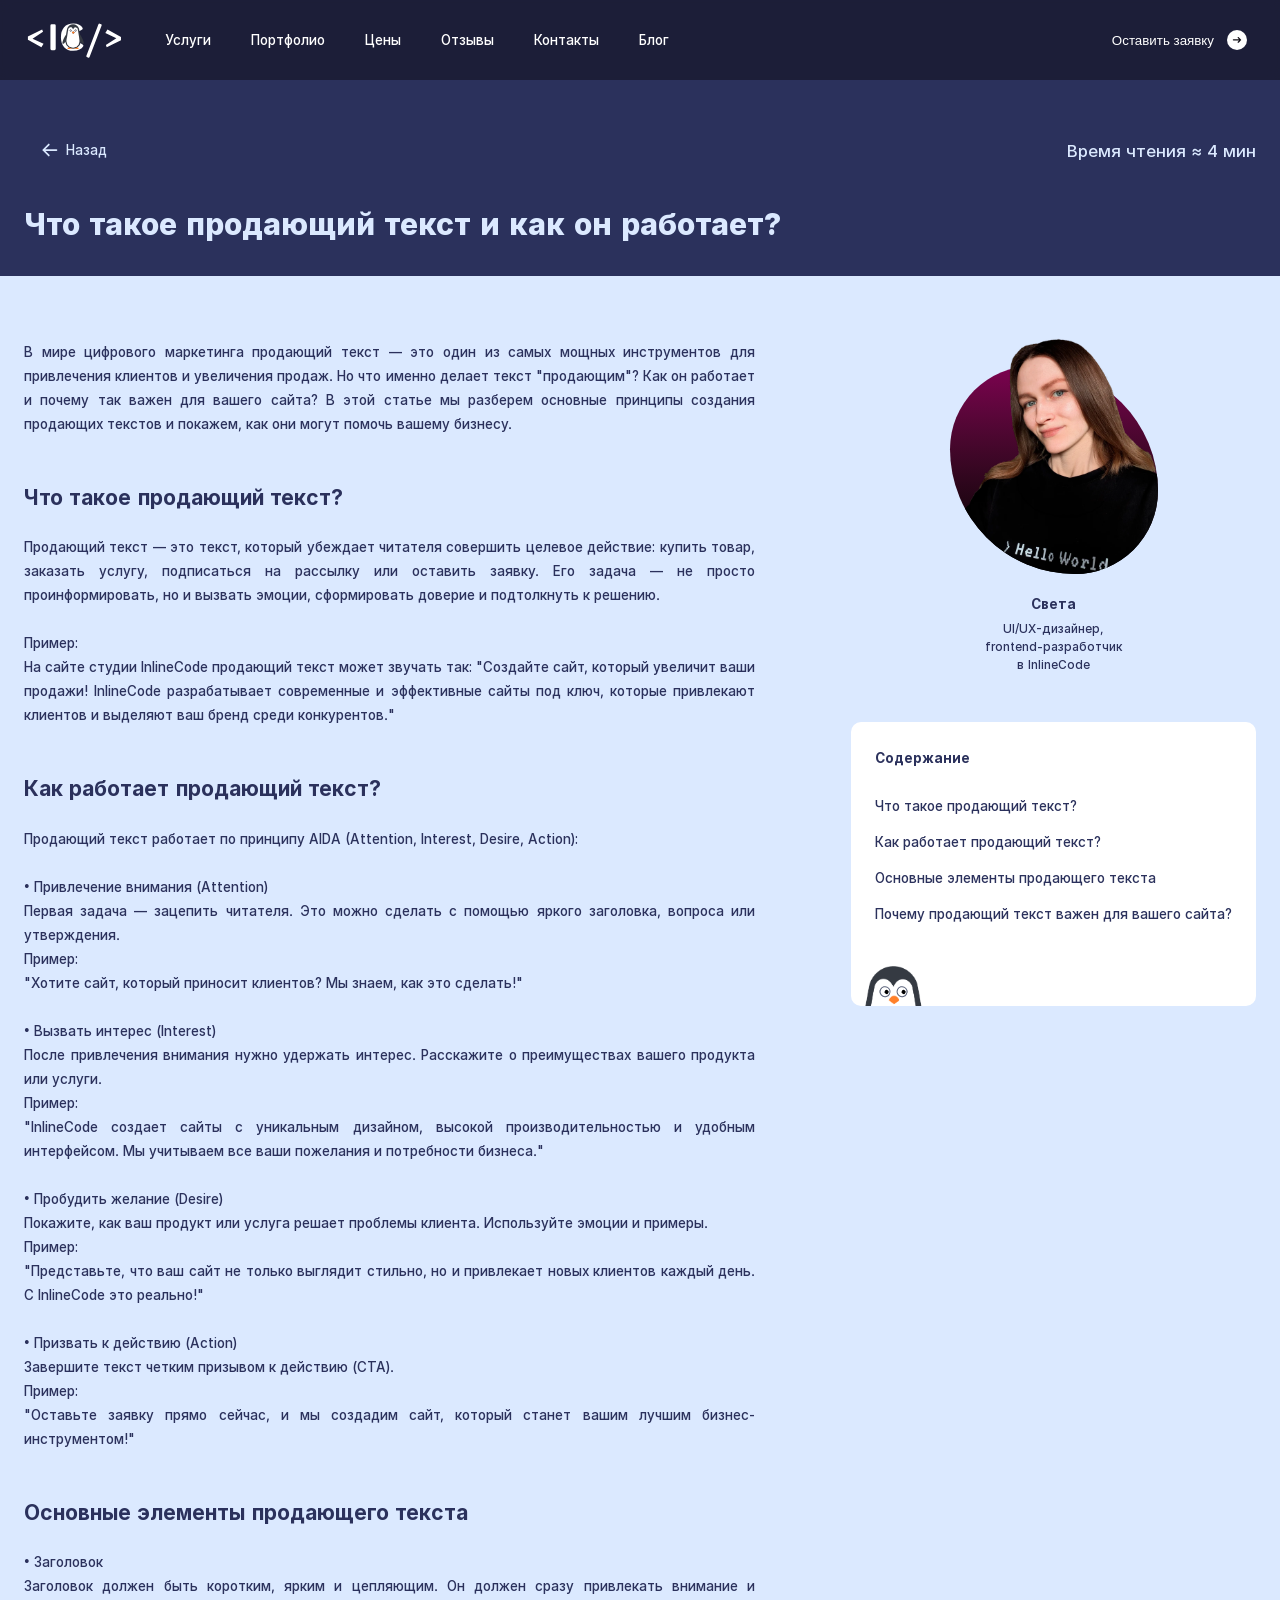
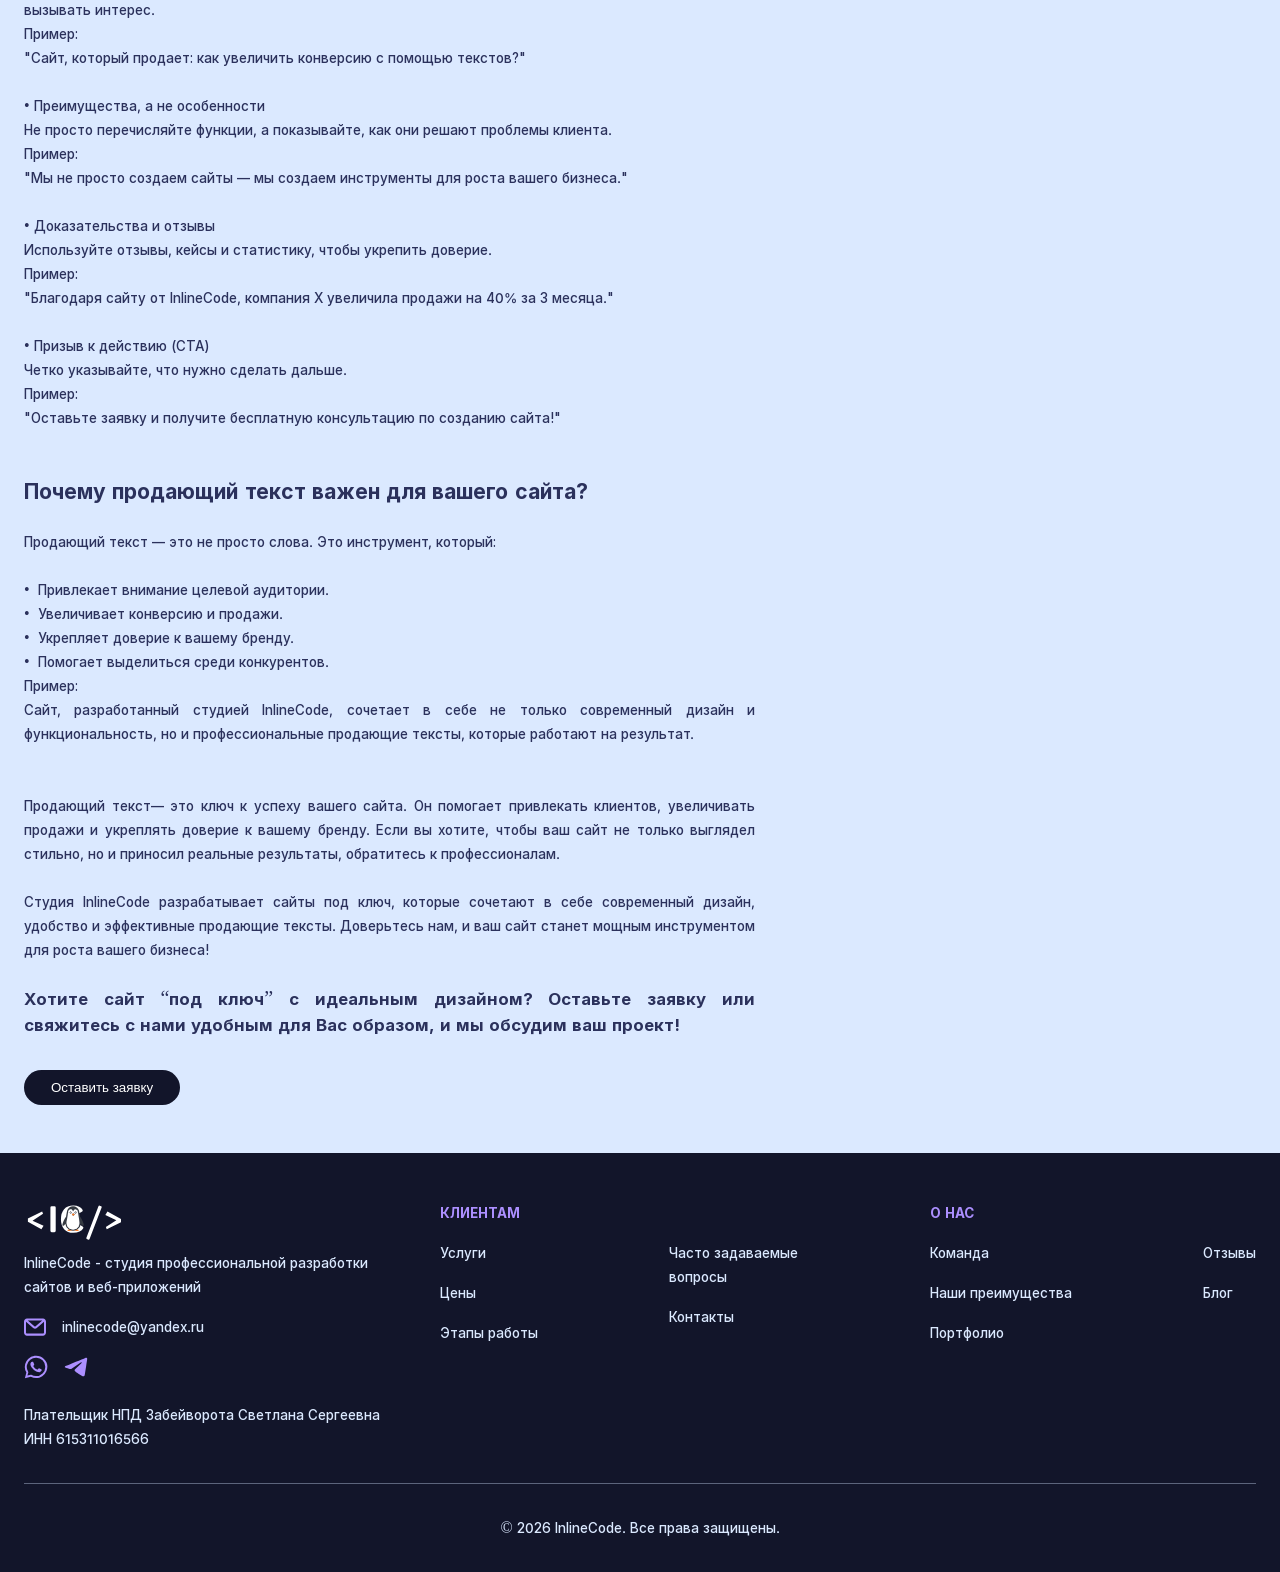
<file: blog/chto-takoe-prodayushchiy-tekst-i-kak-on-rabotaet/index.html>
<!doctype html><html class=Ua lang=ru><meta charset=UTF-8><meta name=viewport content="width=device-width"><meta name=color-scheme content="only light"><title>Что такое продающий текст и как он работает?</title><meta name=description content='В мире цифрового маркетинга продающий текст — это один из самых мощных инструментов для привлечения клиентов и увеличения продаж. Но что именно делает текст "продающим"? Как он работает и почему так важен для вашего сайта? В этой статье мы разберем основные принципы создания продающих текстов и покажем, как они могут помочь вашему бизнесу.'><link rel=icon href=/favicon.ico sizes=32x32><link rel=icon media="(prefers-color-scheme: light)" type=image/svg+xml href=/favicon.svg><link rel=icon media="(prefers-color-scheme: dark)" type=image/svg+xml href=/favicon-white.svg><script type=module src=/_astro/ClientRouter.astro_astro_type_script_index_0_lang.DW16d_zL.js></script><link rel=preload as=image imagesrcset="/_astro/InlineCodeSveta.C6RRCvZ6_1awnHU.webp 640w,/_astro/InlineCodeSveta.C6RRCvZ6_2q9zRH.webp 1280w" media="(max-width: 48rem)"><link rel=preload as=image imagesrcset="/_astro/InlineCodeSvetaCutted.Zf7S3tB4_1kAmE2.webp 640w,/_astro/InlineCodeSvetaCutted.Zf7S3tB4_RwbV3.webp 1280w" media="(max-width: 48rem)"><link rel=preload href=/_astro/inter-500.B3_AxxX_.woff2 as=font type=font/woff2 crossorigin><link rel=preload href=/_astro/inter-800.CvjWqXut.woff2 as=font type=font/woff2 crossorigin><link rel=preload href=/_astro/inter-700.CiPg71xT.woff2 as=font type=font/woff2 crossorigin><link href=/_astro/global.BWoF3CnQ.css rel=stylesheet><meta name=astro-view-transitions-enabled content=true><meta name=astro-view-transitions-fallback content=animate><style>.Pb[data-astro-cid-gm374vue]{border-radius:50% 40% 30% 50%/50% 30% 50% 40%;transition:border-radius 1s ease-out;animation:8s ease-in-out infinite alternate both morph,12s ease-in-out infinite alternate spin}.Mb[data-astro-cid-gm374vue]{animation:12s ease-in-out infinite alternate-reverse spin}@keyframes morph{0%{border-radius:40% 60% 60% 40%/60% 30% 70% 40%}to{border-radius:40% 60%}}@keyframes spin{to{transform:rotate(1turn)}}#blog-main h2{scroll-margin-top:var(--header-height);font-family:var(--font-inter-700,Inter-700,arial-black-fallback-700,verdana-fallback-700);font-size:var(--text-24,clamp(1.26rem,1.146rem + .538vw,1.563rem));line-height:var(--tw-leading,var(--text-24--line-height,1.1))}#blog-main p{text-align:justify}#blog-main p+h2{margin-top:var(--spacing-28-48,clamp(1.75rem,1.3152rem + 2.1739vw,3rem))}#blog-main ul:not([data-no-space]){margin-block:var(--spacing-14-24,clamp(.875rem,.6576rem + 1.087vw,1.5rem))}#blog-main h2+p,#blog-main p+p{margin-top:var(--spacing-14-24,clamp(.875rem,.6576rem + 1.087vw,1.5rem))}.wa{aspect-ratio:1;width:13.5%;rotate:var(--eye-angle);border:1px solid var(--color-gray);background:#fff;border-radius:50%;position:absolute;top:20%}.wa.xa{left:var(--eye-left)}.wa.Aa{right:var(--eye-left)}.ya{background-color:var(--color-black);width:36%;height:36%;top:15%;left:25%}@media (pointer:coarse){:where(#spy-faq,#spy-price,#spy-blog-content)[data-animate]{transition:translate .3s linear;& .wa{transition:rotate .15s linear}}}#spy-faq:where([data-animate=true],[data-animate=visibility]){--eye-angle:-120deg;translate:0 50%}#spy-blog-content{--eye-angle:120deg;&:where([data-animate=true],[data-animate=visibility]){--eye-angle:180deg;translate:0 50%}}#spy-price[data-animate=true]{translate:0 -50%;& .wa{rotate:55deg}}#spy-price[data-animate=visibility]{translate:0 50%}.astro-route-announcer{clip:rect(0 0 0 0);clip-path:inset(50%);white-space:nowrap;width:1px;height:1px;position:absolute;top:0;left:0;overflow:hidden}</style><script type=module src=/_astro/page.DffPipBq.js></script><body class="Ua Va Wa Xa Ya g h"><header id=header class="Bh C Ch Ia ud wd"> <div class=e> <div class="Dh H b g i"> <nav class=Eh> <ul class="Fh Gh Hc"> <li> <a href=/#services class="Hh Ih _b db eb"> Услуги </a> <li> <a href=/#portfolio class="Hh Ih _b db eb"> Портфолио </a> <li> <a href=/#prices class="Hh Ih _b db eb"> Цены </a> <li> <a href=/#reviews class="Hh Ih _b db eb"> Отзывы </a> <li> <a href=/#contacts class="Hh Ih _b db eb"> Контакты </a> <li> <a href=/blog/ class="Hh Ih _b db eb"> Блог </a> </li> </ul> </nav> <button aria-label="Открыть меню" id=menu-hamburger class="Jh O aj bj g i j" data-hamburger=true> <svg id=menu-icon class="Xa Yi Zi ce de k" viewBox="0 0 100 80"> <line x1=20 y1=20 x2=80 y2=20 stroke=currentColor stroke-width=8 stroke-linecap=round class="_i ce de"/> <line x1=20 y1=40 x2=80 y2=40 stroke=currentColor stroke-width=8 stroke-linecap=round class="de oi"/> <line x1=20 y1=60 x2=80 y2=60 stroke=currentColor stroke-width=8 stroke-linecap=round class="_i ce de"/> </svg> </button> <a href=/ aria-label="Домашняя страница"> <svg width=163 height=61 fill=none aria-hidden=true viewBox="0 0 163 61" class="Kh Lh c"><title>Логотип студии разработки сайтов под ключ InlineCode</title><path fill=#fff d="M28.08 42.32 6.3 30.2v-5.22l22.98-11.34 1.44 3.66-16.98 11.04 17.82 8.28zM44.677 47q-2.052 0-2.051-2.197V7.186q0-2.198 2.05-2.198h4.454q2.05 0 2.05 2.198v37.617Q51.18 47 49.13 47zm14.91-21.006q0-10.107 5.127-16.055 5.127-5.947 14.795-5.947 5.567 0 9.434 1.729 3.867 1.728 5.45 5.01 1.053 2.167-.352 2.93l-3.516 1.874q-1.845.996-3.047-1.113-.762-1.349-2.842-2.432-2.05-1.083-4.834-1.084-6.151 0-8.613 3.897-2.46 3.867-2.46 11.191t2.46 11.22q2.46 3.868 8.613 3.868 3.31 0 5.567-1.494 2.285-1.495 3.164-2.842 1.435-2.198 3.047-1.113l3.515 2.344q1.436.965.293 2.93-1.7 2.928-5.83 5.009-4.13 2.08-10.049 2.08-9.521 0-14.736-5.947-5.185-5.948-5.185-16.055m41.865 32.08q-1.377-.527-.733-2.168l19.453-50.683q.645-1.64 1.992-1.114l2.373.909q1.377.527.733 2.168l-19.453 50.683q-.645 1.641-1.992 1.113zM133.53 42.32l-1.44-3.66 16.98-11.04-17.82-8.28 3.48-5.7 21.78 12.12v5.22z"/><path fill=#353A42 d="M95.912 32.394c-1.694-5.435-3.937-8.799-5.342-10.526-.773-4.818-1.661-9.484-1.858-10.053C87.342 7.847 83.61 5 79.22 5c-4.597 0-8.473 3.122-9.67 7.383-.133.473-.955 4.873-1.69 9.498-1.407 1.731-3.642 5.092-5.333 10.513-2.129 6.829 2.788 3.717 4.17.77a12.73 12.73 0 0 0 5.65 9.513 12.4 12.4 0 0 0 6.873 2.07 12.4 12.4 0 0 0 6.873-2.07 12.73 12.73 0 0 0 5.65-9.514c1.382 2.948 6.298 6.06 4.17-.769M79.22 42.523c-5.722 0-10.377-4.709-10.377-10.496 0-3.764 2.448-17.853 2.827-19.056.746-2.367 2.95-3.48 5.053-2.46 1.582.767 2.497 2.873 2.497 2.873s.66-2.054 2.2-2.78c2.358-1.113 4.845.54 5.404 2.868.309 1.287 2.772 14.742 2.772 18.555 0 5.787-4.655 10.496-10.376 10.496"/><path fill=#FF802A d="M72.346 42.758c-1.116.086-2.104.625-2.043 2.242h17.833c.061-1.617-.926-2.156-2.043-2.242a12.4 12.4 0 0 1-6.873 2.07 12.4 12.4 0 0 1-6.874-2.07"/><path fill=#fff d="M81.42 10.604c-1.54.726-2.2 2.78-2.2 2.78s-.915-2.105-2.497-2.873c-2.103-1.02-4.307.093-5.054 2.46-.379 1.204-2.826 15.292-2.826 19.056 0 5.787 4.655 10.496 10.376 10.496s10.376-4.708 10.376-10.496c0-3.813-2.463-17.267-2.772-18.554-.559-2.33-3.045-3.981-5.403-2.87m-1.926 6.316c1.54 0 2.127 1.842 2.127 1.842l-2.127 1.559-2.127-1.559s.587-1.842 2.127-1.842m-5.526-2.067a1.396 1.396 0 0 1 1.683-1.046c.75.18 1.214.942 1.035 1.702a1.395 1.395 0 0 1-1.682 1.046 1.413 1.413 0 0 1-1.036-1.702m9.467 1.702a1.396 1.396 0 0 1-1.682-1.046 1.41 1.41 0 0 1 1.035-1.702 1.395 1.395 0 0 1 1.682 1.046 1.414 1.414 0 0 1-1.035 1.702"/><path fill=#FF802A d="M81.622 18.762s-.588-1.842-2.128-1.842-2.127 1.842-2.127 1.842l2.127 1.559z"/><path fill=#fff stroke=#353A42 stroke-width=.5 d="M76.486 15.238a1.31 1.31 0 0 1-1.301 1.32 1.31 1.31 0 0 1-1.302-1.32c0-.731.585-1.32 1.302-1.32a1.31 1.31 0 0 1 1.301 1.32Zm8.071 0a1.31 1.31 0 0 1-1.302 1.32 1.31 1.31 0 0 1-1.302-1.32c0-.731.586-1.32 1.302-1.32a1.31 1.31 0 0 1 1.302 1.32Z"/><ellipse cx=75.495 cy=15.238 fill=#353A42 rx=.31 ry=.314 /><ellipse cx=83.565 cy=15.238 fill=#353A42 rx=.31 ry=.314 /></svg> </a> <button target=modal-contact-form class="Mh O Xa Xb Yb Zb _b ac bc cc dc ec g i rd"> Оставить заявку <div class="_b g i j la sb"> <svg fill=none aria-hidden=true viewBox="0 0 13 9" height=0.4375em><path stroke=#0F0C14 stroke-linecap=round stroke-linejoin=round stroke-width=2 d="M1 4.403h10.889M8.45 1l3.439 3.5L8.45 8"/></svg> </div> </button> </div> </div> </header> <script>!function(){let e=window.matchMedia("(max-width: 64rem)");function i(){let i,s,a;e.matches&&(s=document.querySelector("header"),a=document.querySelector("[data-hamburger]"),a?.addEventListener("click",()=>{if(i||(s?.insertAdjacentHTML("afterend",'<aside class="Vd ne fi ud Nb gi Bh hi wd ii Oa ji" data-sidebar tabindex="-1"> <div class="e"> <nav> <ul class="pc ki g h"> <li style="--delay:0ms" class="_a li mi Ad k g i ni Rg oi Wd pi qi"> <svg aria-hidden="true" width="1.7em" height="1.7em"> <use href="/icons.svg#sidebar-service-icon"></use> </svg> <a href="/#services"> <span class="x Nb"></span> Услуги </a> </li><li style="--delay:50ms" class="_a li mi Ad k g i ni Rg oi Wd pi qi"> <svg aria-hidden="true" width="1.7em" height="1.7em"> <use href="/icons.svg#sidebar-portfolio-icon"></use> </svg> <a href="/#portfolio"> <span class="x Nb"></span> Портфолио </a> </li><li style="--delay:100ms" class="_a li mi Ad k g i ni Rg oi Wd pi qi"> <svg aria-hidden="true" width="1.7em" height="1.7em"> <use href="/icons.svg#sidebar-price-icon"></use> </svg> <a href="/#prices"> <span class="x Nb"></span> Цены </a> </li><li style="--delay:150ms" class="_a li mi Ad k g i ni Rg oi Wd pi qi"> <svg aria-hidden="true" width="1.7em" height="1.7em"> <use href="/icons.svg#sidebar-reviews-icon"></use> </svg> <a href="/#reviews"> <span class="x Nb"></span> Отзывы </a> </li><li style="--delay:200ms" class="_a li mi Ad k g i ni Rg oi Wd pi qi"> <svg aria-hidden="true" width="1.7em" height="1.7em" class="yc"> <use href="/icons.svg#sidebar-contacts-icon"></use> </svg> <a href="/#contacts"> <span class="x Nb"></span> Контакты </a> </li><li style="--delay:250ms" class="_a li mi Ad k g i ni Rg oi Wd pi qi"> <svg aria-hidden="true" width="1.7em" height="1.7em"> <use href="/icons.svg#sidebar-blog-icon"></use> </svg> <a href="/blog"> <span class="x Nb"></span> Блог </a> </li> </ul> </nav> </div> </aside>'),(i=document.querySelector("aside")).addEventListener("click",e=>{e.target?.closest("a")&&a.click()})),a.classList.toggle("open"),i.dataset.active){delete i.dataset.active,delete document.body.dataset.lock;return}document.body.dataset.lock="true",i.dataset.active="true"}))}i(),document.addEventListener("astro:after-swap",i),e.addEventListener("change",i)}()</script> <div class="a b c"></div> <main id=blog-main class="d t"> <div class=a> <div class=e> <div class="_a ab bb g i"> <a href=/blog/ class="G K O P cb db eb g i ia ua"> <svg width=1.125em height=1em fill=none aria-hidden=true viewBox="0 0 18 16" class=Z><path stroke=currentColor stroke-linecap=round stroke-linejoin=round stroke-width=2 d="M1.5 8h15m-15 0 6.25-6.25M1.5 8l6.25 6.25"/></svg> Назад </a> <div class="G s">Время чтения ≈ 4 мин</div> </div> <h1 class="G fb gb hb">Что такое продающий текст и как он работает?</h1> </div> </div> <div class=w> <div class=e> <div class="I U ib jb kb lb"> <div> <div> <p> В мире цифрового маркетинга продающий текст — это один из самых мощных инструментов для привлечения клиентов и увеличения продаж. Но что именно делает текст "продающим"? Как он работает и почему так важен для вашего сайта? В этой статье мы разберем основные принципы создания продающих текстов и покажем, как они могут помочь вашему бизнесу. </p> <h2 id=1>Что такое продающий текст?</h2> <p> Продающий текст — это текст, который убеждает читателя совершить целевое действие: купить товар, заказать услугу, подписаться на рассылку или оставить заявку. Его задача — не просто проинформировать, но и вызвать эмоции, сформировать доверие и подтолкнуть к решению. </p> <p> Пример:<br> На сайте студии InlineCode продающий текст может звучать так: "Создайте сайт, который увеличит ваши продажи! InlineCode разрабатывает современные и эффективные сайты под ключ, которые привлекают клиентов и выделяют ваш бренд среди конкурентов." </p> <h2 id=2>Как работает продающий текст?</h2> <p> Продающий текст работает по принципу AIDA (Attention, Interest, Desire, Action): </p> <p> <span>• Привлечение внимания (Attention)</span><br> Первая задача — зацепить читателя. Это можно сделать с помощью яркого заголовка, вопроса или утверждения.<br> Пример:<br> "Хотите сайт, который приносит клиентов? Мы знаем, как это сделать!" </p> <p> <span>• Вызвать интерес (Interest)</span><br> После привлечения внимания нужно удержать интерес. Расскажите о преимуществах вашего продукта или услуги.<br> Пример:<br> "InlineCode создает сайты с уникальным дизайном, высокой производительностью и удобным интерфейсом. Мы учитываем все ваши пожелания и потребности бизнеса." </p> <p> <span>• Пробудить желание (Desire)</span><br> Покажите, как ваш продукт или услуга решает проблемы клиента. Используйте эмоции и примеры.<br> Пример:<br> "Представьте, что ваш сайт не только выглядит стильно, но и привлекает новых клиентов каждый день. С InlineCode это реально!" </p> <p> <span>• Призвать к действию (Action)</span><br> Завершите текст четким призывом к действию (CTA).<br> Пример:<br> "Оставьте заявку прямо сейчас, и мы создадим сайт, который станет вашим лучшим бизнес-инструментом!" </p> <h2 id=3>Основные элементы продающего текста</h2> <p> <span>• Заголовок</span><br> Заголовок должен быть коротким, ярким и цепляющим. Он должен сразу привлекать внимание и вызывать интерес.<br> Пример:<br> "Сайт, который продает: как увеличить конверсию с помощью текстов?" </p> <p> <span>• Преимущества, а не особенности</span><br> Не просто перечисляйте функции, а показывайте, как они решают проблемы клиента.<br> Пример:<br> "Мы не просто создаем сайты — мы создаем инструменты для роста вашего бизнеса." </p> <p> <span>• Доказательства и отзывы</span><br> Используйте отзывы, кейсы и статистику, чтобы укрепить доверие.<br> Пример:<br> "Благодаря сайту от InlineCode, компания X увеличила продажи на 40% за 3 месяца." </p> <p> <span>• Призыв к действию (CTA)</span><br> Четко указывайте, что нужно сделать дальше.<br> Пример:<br> "Оставьте заявку и получите бесплатную консультацию по созданию сайта!" </p> <h2 id=4>Почему продающий текст важен для вашего сайта?</h2> <p>Продающий текст — это не просто слова. Это инструмент, который:</p> <ul class=va data-no-space role=list> <li class="g ua"> <span>•</span> Привлекает внимание целевой аудитории. </li> <li class="g ua"> <span>•</span> Увеличивает конверсию и продажи. </li> <li class="g ua"> <span>•</span> Укрепляет доверие к вашему бренду. </li> <li class="g ua"> <span>•</span> Помогает выделиться среди конкурентов. </li> </ul> <p> Пример:<br> Сайт, разработанный студией InlineCode, сочетает в себе не только современный дизайн и функциональность, но и профессиональные продающие тексты, которые работают на результат. </p> <div class=q></div> <p> Продающий текст— это ключ к успеху вашего сайта. Он помогает привлекать клиентов, увеличивать продажи и укреплять доверие к вашему бренду. Если вы хотите, чтобы ваш сайт не только выглядел стильно, но и приносил реальные результаты, обратитесь к профессионалам. </p> <p> Студия InlineCode разрабатывает сайты под ключ, которые сочетают в себе современный дизайн, удобство и эффективные продающие тексты. Доверьтесь нам, и ваш сайт станет мощным инструментом для роста вашего бизнеса! </p> <p class="r s"> Хотите сайт “под ключ” с идеальным дизайном? Оставьте заявку или свяжитесь с нами удобным для Вас образом, и мы обсудим ваш проект! </p> </div> <button class="O P Q R Va Xa _b ia ja lc mb mc nc" target=modal-contact-form> Оставить заявку </button> </div> <div class="H J g j nb ob pb qb rb"> <div> <div class="Kb Lb g i j k" data-astro-cid-gm374vue> <div class="Pb Qb Rb Sb Tb U Vb Wb Za sb" data-astro-cid-gm374vue> <div class="Kb Lb Mb" data-astro-cid-gm374vue> <img srcset="/_astro/InlineCodeSveta.C6RRCvZ6_1awnHU.webp 640w,/_astro/InlineCodeSveta.C6RRCvZ6_2q9zRH.webp 1280w" loading=eager decoding=async fetchpriority=auto width=1620 height=1900 class="ub vb" alt="InlineCode разработчик"> </div> </div> <div class="Nb x" data-astro-cid-gm374vue> <img srcset="/_astro/InlineCodeSvetaCutted.Zf7S3tB4_1kAmE2.webp 640w,/_astro/InlineCodeSvetaCutted.Zf7S3tB4_RwbV3.webp 1280w" loading=eager decoding=async fetchpriority=auto width=1620 height=1900 class="ub vb" alt="InlineCode разработчик"> </div> </div> <div class=wb> <div class="p r"> Света </div> <div class="Z p xb"> UI/UX-дизайнер, <br> frontend-разработчик <br> в InlineCode </div> </div> </div> <div class="C d yb zb"> <div class="Ab Bb C Cb Db Eb Fb Za k ka la"> <div class="Gb r">Содержание</div> <ul id=contentListWrapper class="Hb Ib g h" role=list> <li data-id=1 class="Jb O"> Что такое продающий текст? <li data-id=2 class="Jb O"> Как работает продающий текст? <li data-id=3 class="Jb O"> Основные элементы продающего текста <li data-id=4 class="Jb O"> Почему продающий текст важен для вашего сайта? </li> </ul> <div class="Ka x y z"> <div data-pen-spy id=spy-blog-content class="Ba Ca Da Ea Fa Ga Ha Qa Ra Sa Ta"> <div class="wa xa"> <div class="x ya za"></div> </div> <div class="Aa wa"> <div class="x ya za"></div> </div> </div> </div> <script type=module>document.addEventListener("astro:page-load",()=>{let e=window.matchMedia("(pointer: coarse)").matches,t=window.matchMedia("(min-width:48rem)"),a=document.querySelectorAll("[data-pen-spy]"),i,n={},r=t.matches,s=e=>{let t=e.getBoundingClientRect(),a=t.left+window.scrollX+t.width/2,i=t.top+window.scrollY+t.height/2;n[e.id]=[a,i]},d=()=>a.forEach(s),l=new IntersectionObserver(e=>{e.forEach(e=>{let t=e.target.firstElementChild;"spy-blog-content"===t.id&&r?e.isIntersecting?i=setInterval(()=>{s(t)},500):clearInterval(i):e.isIntersecting&&(t.dataset.animate="visibility",setTimeout(()=>{t.dataset.animate="false"},250))})},{threshold:.5});a.forEach(t=>{let a=t.parentElement;("spy-price"!==t.id||e)&&a&&l.observe(a)}),e||(d(),window.addEventListener("mousemove",e=>{let t=e.pageY,i=e.pageX;Array.from(a).slice(0,1).forEach(e=>{let[a,r]=n[e.id],s=-(180/Math.PI*Math.atan2(i-a,t-r)*1)+180;e.style.setProperty("--eye-angle",s+"deg")})}),window.addEventListener("resize",d)),e&&a.forEach(e=>{e.addEventListener("click",t=>{e.dataset.animate=["true","visibility"].includes(e.dataset.animate)?"false":"true"}),e.addEventListener("transitionend",t=>{"translate"===t.propertyName&&(e.dataset.animate="false")})}),t.addEventListener("change",e=>{r=e.matches})})</script> </div> </div> </div> </div> </div> </div> </main> <footer class="G ab" aria-labelledby=footer-heading> <h2 id=footer-heading class=jd>Footer</h2> <div class=e> <div class="Df H Ie g h"> <div class=Nh> <a href=/ aria-label="Домашняя страница"><svg width=163 height=61 fill=none aria-hidden=true viewBox="0 0 163 61" class="Kh Lh c"><title>Логотип студии разработки сайтов под ключ InlineCode</title><path fill=#fff d="M28.08 42.32 6.3 30.2v-5.22l22.98-11.34 1.44 3.66-16.98 11.04 17.82 8.28zM44.677 47q-2.052 0-2.051-2.197V7.186q0-2.198 2.05-2.198h4.454q2.05 0 2.05 2.198v37.617Q51.18 47 49.13 47zm14.91-21.006q0-10.107 5.127-16.055 5.127-5.947 14.795-5.947 5.567 0 9.434 1.729 3.867 1.728 5.45 5.01 1.053 2.167-.352 2.93l-3.516 1.874q-1.845.996-3.047-1.113-.762-1.349-2.842-2.432-2.05-1.083-4.834-1.084-6.151 0-8.613 3.897-2.46 3.867-2.46 11.191t2.46 11.22q2.46 3.868 8.613 3.868 3.31 0 5.567-1.494 2.285-1.495 3.164-2.842 1.435-2.198 3.047-1.113l3.515 2.344q1.436.965.293 2.93-1.7 2.928-5.83 5.009-4.13 2.08-10.049 2.08-9.521 0-14.736-5.947-5.185-5.948-5.185-16.055m41.865 32.08q-1.377-.527-.733-2.168l19.453-50.683q.645-1.64 1.992-1.114l2.373.909q1.377.527.733 2.168l-19.453 50.683q-.645 1.641-1.992 1.113zM133.53 42.32l-1.44-3.66 16.98-11.04-17.82-8.28 3.48-5.7 21.78 12.12v5.22z"/><path fill=#353A42 d="M95.912 32.394c-1.694-5.435-3.937-8.799-5.342-10.526-.773-4.818-1.661-9.484-1.858-10.053C87.342 7.847 83.61 5 79.22 5c-4.597 0-8.473 3.122-9.67 7.383-.133.473-.955 4.873-1.69 9.498-1.407 1.731-3.642 5.092-5.333 10.513-2.129 6.829 2.788 3.717 4.17.77a12.73 12.73 0 0 0 5.65 9.513 12.4 12.4 0 0 0 6.873 2.07 12.4 12.4 0 0 0 6.873-2.07 12.73 12.73 0 0 0 5.65-9.514c1.382 2.948 6.298 6.06 4.17-.769M79.22 42.523c-5.722 0-10.377-4.709-10.377-10.496 0-3.764 2.448-17.853 2.827-19.056.746-2.367 2.95-3.48 5.053-2.46 1.582.767 2.497 2.873 2.497 2.873s.66-2.054 2.2-2.78c2.358-1.113 4.845.54 5.404 2.868.309 1.287 2.772 14.742 2.772 18.555 0 5.787-4.655 10.496-10.376 10.496"/><path fill=#FF802A d="M72.346 42.758c-1.116.086-2.104.625-2.043 2.242h17.833c.061-1.617-.926-2.156-2.043-2.242a12.4 12.4 0 0 1-6.873 2.07 12.4 12.4 0 0 1-6.874-2.07"/><path fill=#fff d="M81.42 10.604c-1.54.726-2.2 2.78-2.2 2.78s-.915-2.105-2.497-2.873c-2.103-1.02-4.307.093-5.054 2.46-.379 1.204-2.826 15.292-2.826 19.056 0 5.787 4.655 10.496 10.376 10.496s10.376-4.708 10.376-10.496c0-3.813-2.463-17.267-2.772-18.554-.559-2.33-3.045-3.981-5.403-2.87m-1.926 6.316c1.54 0 2.127 1.842 2.127 1.842l-2.127 1.559-2.127-1.559s.587-1.842 2.127-1.842m-5.526-2.067a1.396 1.396 0 0 1 1.683-1.046c.75.18 1.214.942 1.035 1.702a1.395 1.395 0 0 1-1.682 1.046 1.413 1.413 0 0 1-1.036-1.702m9.467 1.702a1.396 1.396 0 0 1-1.682-1.046 1.41 1.41 0 0 1 1.035-1.702 1.395 1.395 0 0 1 1.682 1.046 1.414 1.414 0 0 1-1.035 1.702"/><path fill=#FF802A d="M81.622 18.762s-.588-1.842-2.128-1.842-2.127 1.842-2.127 1.842l2.127 1.559z"/><path fill=#fff stroke=#353A42 stroke-width=.5 d="M76.486 15.238a1.31 1.31 0 0 1-1.301 1.32 1.31 1.31 0 0 1-1.302-1.32c0-.731.585-1.32 1.302-1.32a1.31 1.31 0 0 1 1.301 1.32Zm8.071 0a1.31 1.31 0 0 1-1.302 1.32 1.31 1.31 0 0 1-1.302-1.32c0-.731.586-1.32 1.302-1.32a1.31 1.31 0 0 1 1.302 1.32Z"/><ellipse cx=75.495 cy=15.238 fill=#353A42 rx=.31 ry=.314 /><ellipse cx=83.565 cy=15.238 fill=#353A42 rx=.31 ry=.314 /></svg></a> <p class="G Oh"> InlineCode - студия профессиональной разработки сайтов и веб-приложений </p> <div class="D _a g ha i k"> <svg width=1.375em height=1.125em fill=none aria-hidden=true viewBox="0 0 22 18" class="c md"><path fill=#AC8FFF fill-rule=evenodd d="M19 .466c1.657 0 3 1.444 3 3.224v10.75c0 1.78-1.343 3.224-3 3.224H3c-1.657 0-3-1.444-3-3.225V3.69C0 1.91 1.343.466 3 .466zm-.747 2.15H3.747l6.633 5.628a.946.946 0 0 0 1.24 0zM2 3.872v10.567c0 .594.448 1.075 1 1.075h16c.552 0 1-.481 1-1.075V3.872l-7.141 6.06a2.84 2.84 0 0 1-3.718 0z" clip-rule=evenodd /></svg> <a class=ld href=mailto:inlinecode@yandex.ru><span class="Nb x"></span>inlinecode@yandex.ru</a> </div> <div class="D _a g"> <a target=_blank href="https://wa.me/79515227332?text=Здравствуйте! Хотел бы заказать у вас сайт. Когда можно обсудить детали?" rel=nofollow aria-label="Заказ сайта в Telegram"> <svg width=1.5em height=1.5em fill=none aria-hidden=true viewBox="0 0 24 24" class=yc><g fill=currentColor clip-path=url(#a)><path d="M17.13 14.196c-.285-.134-1.65-.807-1.905-.912s-.435-.135-.63.15c-.195.284-.72.897-.885 1.092-.165.194-.315.209-.6 0a7.7 7.7 0 0 1-2.235-1.377 7.9 7.9 0 0 1-1.5-1.93c-.165-.269 0-.418.12-.568s.27-.314.42-.479q.165-.214.27-.463a.57.57 0 0 0 0-.494c0-.135-.63-1.496-.87-2.05s-.45-.478-.615-.478h-.6a1.08 1.08 0 0 0-.75.344 3.14 3.14 0 0 0-.975 2.319A5.36 5.36 0 0 0 7.5 12.267a12.47 12.47 0 0 0 4.785 4.188c.66.284 1.17.449 1.575.584.569.171 1.17.207 1.755.104a2.9 2.9 0 0 0 1.89-1.316c.173-.416.23-.87.165-1.316-.075-.105-.255-.18-.54-.315"/><path d="M19.935 4.01A11.04 11.04 0 0 0 12 .747c-1.953.01-3.868.532-5.556 1.511a11.14 11.14 0 0 0-4.06 4.072 11.1 11.1 0 0 0 .001 11.097l-1.5 5.759 5.91-1.496a11.1 11.1 0 0 0 5.325 1.346H12c2.217.015 4.388-.63 6.236-1.85a11.14 11.14 0 0 0 4.141-5.005 11.1 11.1 0 0 0-2.442-12.173M12 21.122a9.2 9.2 0 0 1-4.725-1.302l-.33-.194-3.51.912.93-3.41-.21-.344A9.224 9.224 0 0 1 6.253 4.678a9.287 9.287 0 0 1 12.302.663 9.15 9.15 0 0 1 2.715 6.537 9.25 9.25 0 0 1-2.72 6.532A9.3 9.3 0 0 1 12 21.124"/></g><defs><clipPath id=a><path fill=#fff d="M0 0h24v23.934H0z"/></clipPath></defs></svg> </a> <a target=_blank href="https://t.me/InlineCode_chat?text=Здравствуйте! Хотел бы заказать у вас сайт. Когда можно обсудить детали?" rel=nofollow aria-label="Заказать создание сайта через WhatsApp"> <svg width=1.5em height=1.5em fill=none aria-hidden=true viewBox="0 0 24 24" class=yc><path fill=currentColor d="M21.294 2.906C18.34 4.126 5.679 9.356 2.18 10.782c-2.346.913-.973 1.769-.973 1.769s2.003.685 3.72 1.198c1.717.514 2.632-.057 2.632-.057l8.07-5.421c2.86-1.94 2.174-.343 1.487.342a217 217 0 0 1-6.009 5.707c-.915.8-.457 1.484-.057 1.826 1.488 1.256 5.551 3.824 5.78 3.995 1.209.854 3.587 2.082 3.949-.513l1.43-8.96c.458-3.025.916-5.821.973-6.62.172-1.94-1.888-1.142-1.888-1.142"/></svg> </a> </div> <div class="dg va"> <p class=G> Плательщик НПД Забейворота Светлана Сергеевна </p> <div class=G>ИНН 615311016566</div> </div> </div> <div class="Ib J Ph Qh Rh Sh Th d g"> <div class="Wh Xh Yh Zh _a _h g h nf"> <ul class="_a g h"> <li class="r yc">КЛИЕНТАМ</li> <li> <a class=Uh href=/#services> Услуги </a> <li> <a class=Uh href=/#prices> Цены </a> <li> <a class=Uh href=/#stages> Этапы работы </a> </li> </ul> <ul class="_a g h"> <li class="Hc Vh he qf r"> КЛИЕНТАМ </li> <li> <a class=Uh href=/#faq> Часто задаваемые <br> вопросы </a> <li> <a class=Uh href=/#contacts> Контакты </a> </li> </ul> </div><div class="Wh Xh Yh _a g h nf"> <ul class="_a g h"> <li class="r yc">О НАС</li> <li> <a class=Uh href=/#team> Команда </a> <li> <a class=Uh href=/#advantages> Наши преимущества </a> <li> <a class=Uh href=/#portfolio> Портфолио </a> </li> </ul> <ul class="_a g h"> <li class="Hc Vh he qf r"> О НАС </li> <li> <a class=Uh href=/#reviews> Отзывы </a> <li> <a class=Uh href=/blog/> Блог </a> </li> </ul> </div> </div> </div> <hr class=ba> <p class="G mf p"> © 2026 InlineCode. Все права защищены. </p> </div> </footer> <dialog class="C Ni Ua cj dj ej i j" id=modal-contact-form tabindex=-1> <div class="C Ka e"> <div class="Ta fa k td"> <form id=form-modal-contact-form data-contact-form class="K Vd Wi Xi w" novalidate> <div class="Md T U t"> <div data-group class=Vd> <div class=k> <input id=modal-contact-form-name type=text name=name class="C Ji Ki Li Mi Ni Oa Oi P ka mi" aria-required=true autocomplete=given-name> <label for=modal-contact-form-name class="Ia Li Pi Qi _e r w x"> Имя* </label> <svg width=1.5em height=1.5em fill=none aria-hidden=true viewBox="0 0 24 24" class="Ri _e eg x"><path stroke=#2B315C stroke-linecap=round stroke-linejoin=round stroke-width=2 d="M5 21a7 7 0 1 1 14 0M16 7a4 4 0 1 1-8 0 4 4 0 0 1 8 0"/></svg> </div> <span role=alert class="Bi Ci Hc Oh Si"> *Обязательное поле </span> </div><div data-group class=Vd> <div class=k> <input id=modal-contact-form-email type=email name=email class="C Ji Ki Li Mi Ni Oa Oi P ka mi" aria-required=false autocomplete=email inputmode=email> <label for=modal-contact-form-email class="Ia Li Pi Qi _e r w x"> Email </label> <svg width=1.5em height=1.5em fill=none aria-hidden=true viewBox="0 0 24 24" class="Ri _e eg x"><path stroke=#1C274C stroke-width=1.5 d="M2 12c0-3.771 0-5.657 1.172-6.828S6.229 4 10 4h4c3.771 0 5.657 0 6.828 1.172S22 8.229 22 12s0 5.657-1.172 6.828S17.771 20 14 20h-4c-3.771 0-5.657 0-6.828-1.172S2 15.771 2 12Z"/><path stroke=#1C274C stroke-linecap=round stroke-width=1.5 d="m6 8 2.159 1.8c1.837 1.53 2.755 2.295 3.841 2.295s2.005-.765 3.841-2.296L18 8"/></svg> </div> <span role=alert class="Bi Ci Hc Oh Si"> *Обязательное поле </span> </div><div data-group class=Vd> <div class=k> <input id=modal-contact-form-mobile type=text name=mobile class="C Ji Ki Li Mi Ni Oa Oi P ka mi" aria-required=true autocomplete=tel inputmode=tel> <label for=modal-contact-form-mobile class="Ia Li Pi Qi _e r w x"> Телефон* </label> <svg width=1.5em height=1.688em fill=none aria-hidden=true viewBox="0 0 24 27" class="Ri _e eg x"><path fill=currentColor d="m15.094 16.04.514-.54-1.194-1.265-.513.539zm2.24-.765 2.154 1.236.809-1.568-2.156-1.236zm2.57 3.691-1.603 1.68 1.193 1.266 1.602-1.68zm-2.58 2.222c-1.635.16-5.867.017-10.449-4.787l-1.193 1.265c5 5.243 9.759 5.5 11.8 5.299zM6.875 16.4c-4.367-4.58-5.09-8.432-5.18-10.103L.004 6.4c.113 2.103 1.009 6.371 5.677 11.266zm1.552-7.353.323-.34-1.193-1.265-.324.34zm.58-4.664L7.586 2.38 6.231 3.45l1.422 2.004zm-6.206-2.44L1.03 3.801l1.192 1.265 1.77-1.857zM7.83 8.415a31 31 0 0 0-.598-.63l-.002.001-.003.004-.058.068a1.9 1.9 0 0 0-.27.498c-.115.322-.176.747-.099 1.274.151 1.029.824 2.389 2.546 4.194l1.193-1.265c-1.612-1.69-1.996-2.718-2.067-3.203-.034-.23.001-.344.011-.371q.01-.025.002-.007a.3.3 0 0 1-.036.046l-.01.011-.01.012c-.002 0-.002.001-.599-.632m1.516 5.41c1.722 1.806 3.018 2.509 3.996 2.667.5.08.902.016 1.208-.104a1.7 1.7 0 0 0 .473-.28l.064-.062.004-.003.001-.002c.001 0 .002-.002-.595-.634-.596-.633-.595-.634-.595-.635l.002-.001.003-.004.006-.006.054-.047q.016-.01-.008.002c-.028.01-.138.048-.36.012-.467-.075-1.449-.48-3.06-2.169zM7.586 2.38C6.435.76 4.173.504 2.8 1.944l1.193 1.265c.6-.628 1.665-.564 2.237.24zM1.693 6.298c-.022-.411.157-.842.53-1.232L1.03 3.801C.424 4.436-.053 5.336.005 6.4zM18.3 20.647c-.31.325-.642.508-.977.54l.157 1.778c.83-.082 1.508-.523 2.013-1.053zM8.75 8.709c1.11-1.165 1.192-3.007.257-4.325l-1.355 1.07c.455.64.388 1.482-.096 1.99zm10.737 7.802c.923.529 1.067 1.772.415 2.455l1.194 1.266c1.512-1.586 1.045-4.231-.8-5.29zm-3.88-1.01c.433-.455 1.13-.567 1.725-.226l.808-1.568c-1.222-.7-2.74-.507-3.727.528z"/></svg> </div> <span role=alert class="Bi Ci Hc Oh Si"> *Обязательное поле </span> </div><div data-group> <div class=k> <input id=modal-contact-form-money type=text name=money class="C Ji Ki Li Mi Ni Oa Oi P ka mi" aria-required=false autocomplete=off> <label for=modal-contact-form-money class="Ia Li Pi Qi _e r w x"> Планируемый бюджет </label> <svg width=1.5em height=1.5em fill=none aria-hidden=true viewBox="0 0 24 24" class="Ri _e eg x"><path stroke=#2B315C stroke-width=1.5 d="M2 14c0-3.771 0-5.657 1.172-6.828S6.229 6 10 6h4c3.771 0 5.657 0 6.828 1.172S22 10.229 22 14s0 5.657-1.172 6.828S17.771 22 14 22h-4c-3.771 0-5.657 0-6.828-1.172S2 17.771 2 14Zm14-8c0-1.886 0-2.828-.586-3.414S13.886 2 12 2s-2.828 0-3.414.586S8 4.114 8 6"/><path stroke=#2B315C stroke-linecap=round stroke-width=1.5 d="M12 17.333c1.105 0 2-.746 2-1.666S13.105 14 12 14s-2-.746-2-1.667c0-.92.895-1.666 2-1.666m0 6.666c-1.105 0-2-.746-2-1.666m2 1.666V18m0-7.333V10m0 .667c1.105 0 2 .746 2 1.666"/></svg> </div> </div> </div> <div class="D k"> <label for=modal-contact-form-form-modal-contact-form class="k r ri t w xc">Расскажите о том, что вы хотите реализовать </label> <div class="C Ji Ni Oa P gj jj ka kj"> <textarea class="C Li fj ga gj hj ij th" id=modal-contact-form-form-modal-contact-form name=message></textarea> </div> <script type=module>document.addEventListener("astro:page-load",()=>{document.querySelectorAll("textarea").forEach(e=>{e.addEventListener("input",()=>{let t=e.scrollHeight;e.style.height="auto",e.style.height=`${e.scrollHeight}px`,t>190?(e.style.maxHeight="190px",e.style.overflowY="scroll"):(e.style.overflowY="hidden",e.style.maxHeight="none")})})})</script> </div> <p class="Oh ba si ti"> Заполняя данную форму вы соглашаетесь на обработку персональных данных “InlineCode” в соответствии с законом №152-Ф3 “О персональных данных” <a class=Dg href=/_astro/politica.D0fZ4gIV.pdf download rel=nofollow aria-label="Документ политики конфиденциальности">политика конфиденциальности.</a> </p> <div class="Ei Mh ha k"> <img src=/_astro/pen-business.0-11Z_IM_14fn2z.webp alt="Оставить заявку для сайта под ключ" loading=lazy decoding=async fetchpriority=auto width=603 height=441 class="Cc Ti Ui Vi x"> <button type=submit class="Fi G Hd O Q R Sb U Vd _b a"> <span class="Gi bd cd">Отправить</span> <span class="Hc Hi Ii _b bd cd sb"></span> </button> </div> <script type=module src=/_astro/ContactForm.astro_astro_type_script_index_0_lang.y6fOp714.js></script> </form> <input form=form-modal-contact-form type=hidden name=smile value=:(> <div class="Ad Ia Ja O P _b _e bi ci di g gf i j x" data-target-close=modal-contact-form> <svg width=14 height=14 fill=none aria-hidden=true viewBox="0 0 14 14" class="Ka ai"><path fill=#DBE9FF d="m8.957 6.872 4.096-4.095c.596-.596.596-1.49 0-2.085-.223-.298-.596-.522-.968-.522a1.47 1.47 0 0 0-1.043.447l-4.17 4.17L2.777.692C2.18.096 1.213.096.69.692a1.3 1.3 0 0 0-.52 1.042c0 .447.148.745.446 1.043l4.096 4.095-4.096 4.096c-.223.298-.447.67-.447 1.117 0 .372.15.745.447 1.043s.67.447 1.043.447a1.47 1.47 0 0 0 1.042-.447l4.096-4.096 4.096 4.096c.595.595 1.563.595 2.085 0 .595-.596.595-1.564 0-2.085z"/></svg> </div> </div> </div> </dialog> <script type=module>document.addEventListener("astro:page-load",()=>{document.querySelectorAll("dialog").forEach(e=>{let t=document.querySelectorAll(`[target=${e.id}]`),d=document.querySelectorAll(`[data-target-close=${e.id}]`);e.addEventListener("click",t=>{t.target===e&&e.close()}),e.addEventListener("close",()=>{delete document.body.dataset.lock}),t.forEach(t=>{t.addEventListener("click",()=>{e.showModal(),document.body.dataset.lock="true"})}),d.forEach(t=>{t.addEventListener("click",()=>{e.close()})})})})</script> <script type=module>document.addEventListener("astro:page-load",()=>{document.querySelectorAll("[data-close]").forEach(e=>{let l=e.closest("[data-close-parent]");e.addEventListener("click",()=>{l&&(l.classList.remove("grid","flex","block","inline-block","table"),l.classList.add("hidden"))})})})</script> <script type=module>document.addEventListener("astro:page-load",()=>{let e,d,t=((e=document.createElement("div")).style.visibility="hidden",e.style.overflow="scroll",document.body.appendChild(e),d=e.offsetWidth-e.clientWidth,e.parentNode.removeChild(e),d);document.body.style.setProperty("--scrollbar-width",t+"px"),new ResizeObserver(e=>{document.body.dataset.lock&&document.body.scrollHeight>window.innerHeight?document.body.style.paddingRight=`${t}px`:document.body.style.paddingRight=""}).observe(document.body)})</script> <script type=module>document.addEventListener("astro:page-load",()=>{let e=document.getElementById("contentListWrapper");e?.addEventListener("click",e=>{let t=e.target;"LI"===t.nodeName&&document.getElementById(t.dataset.id)?.scrollIntoView()})})</script>
</file>
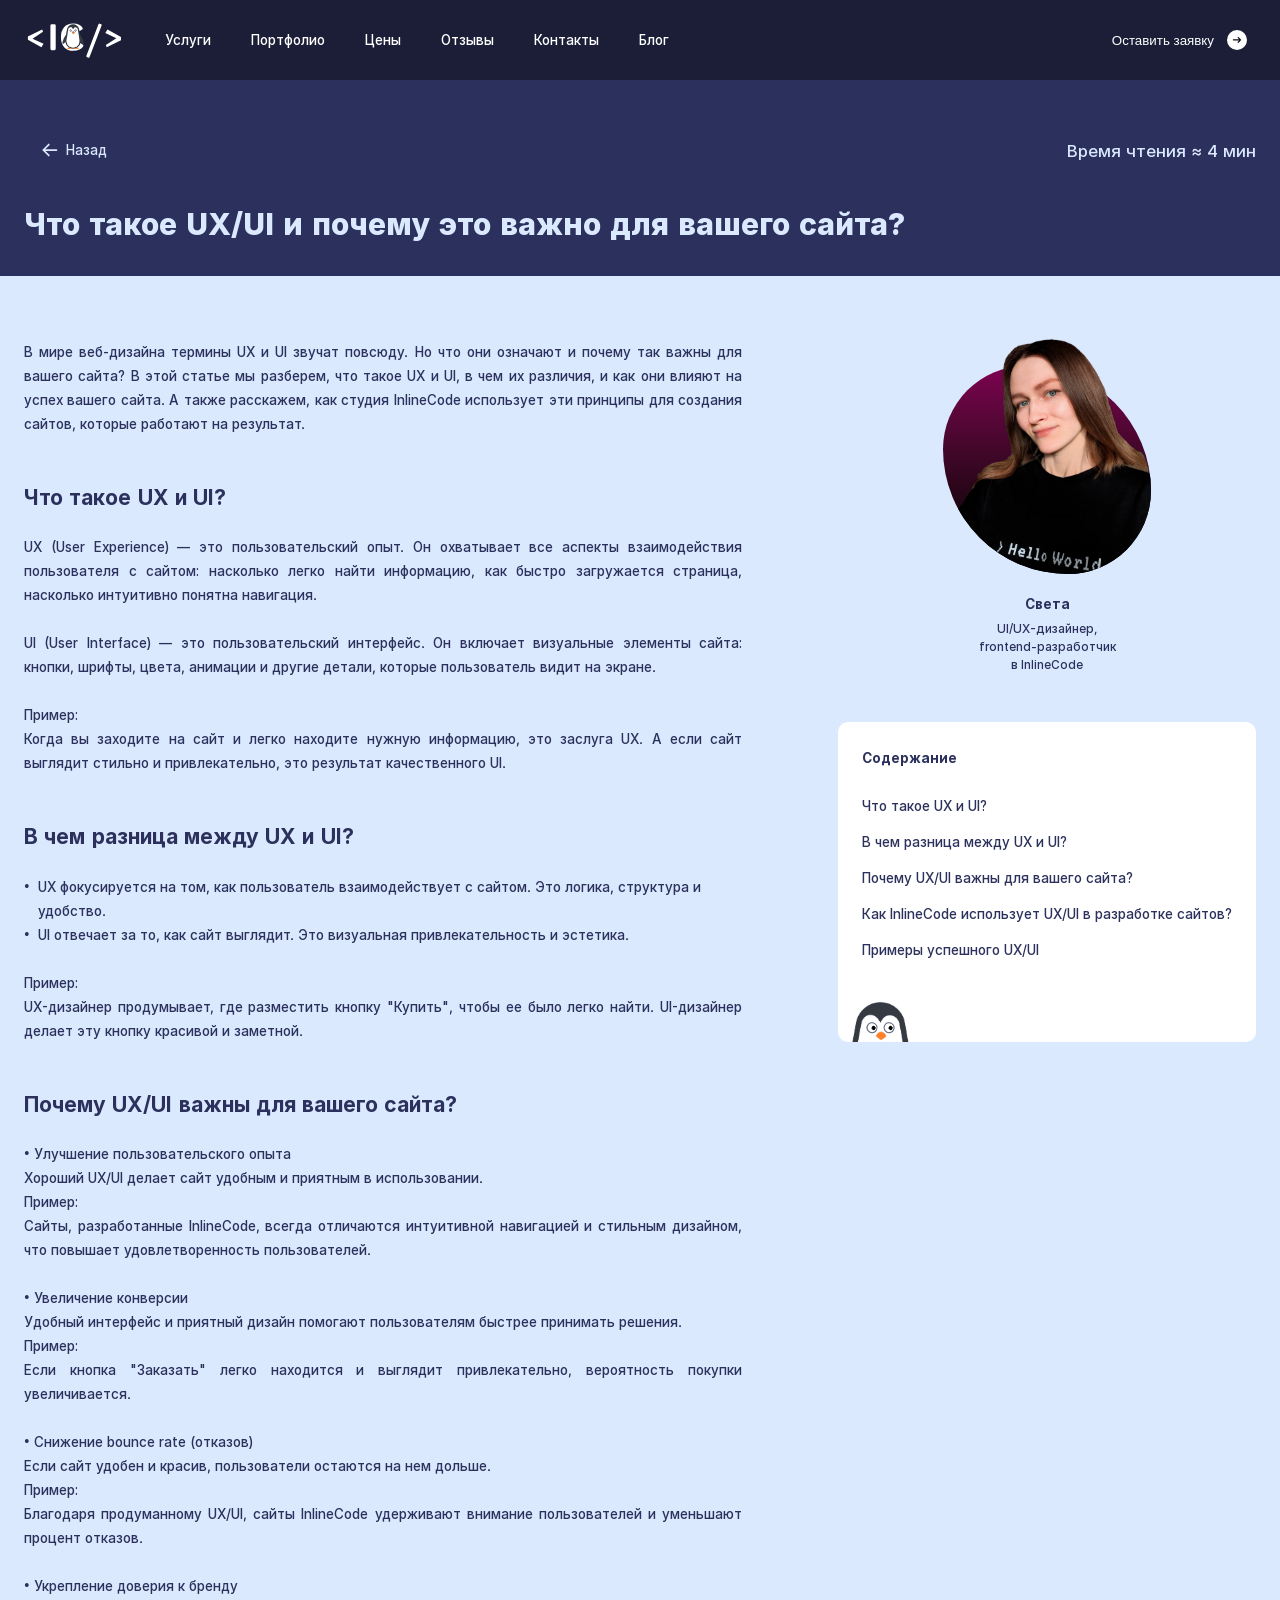
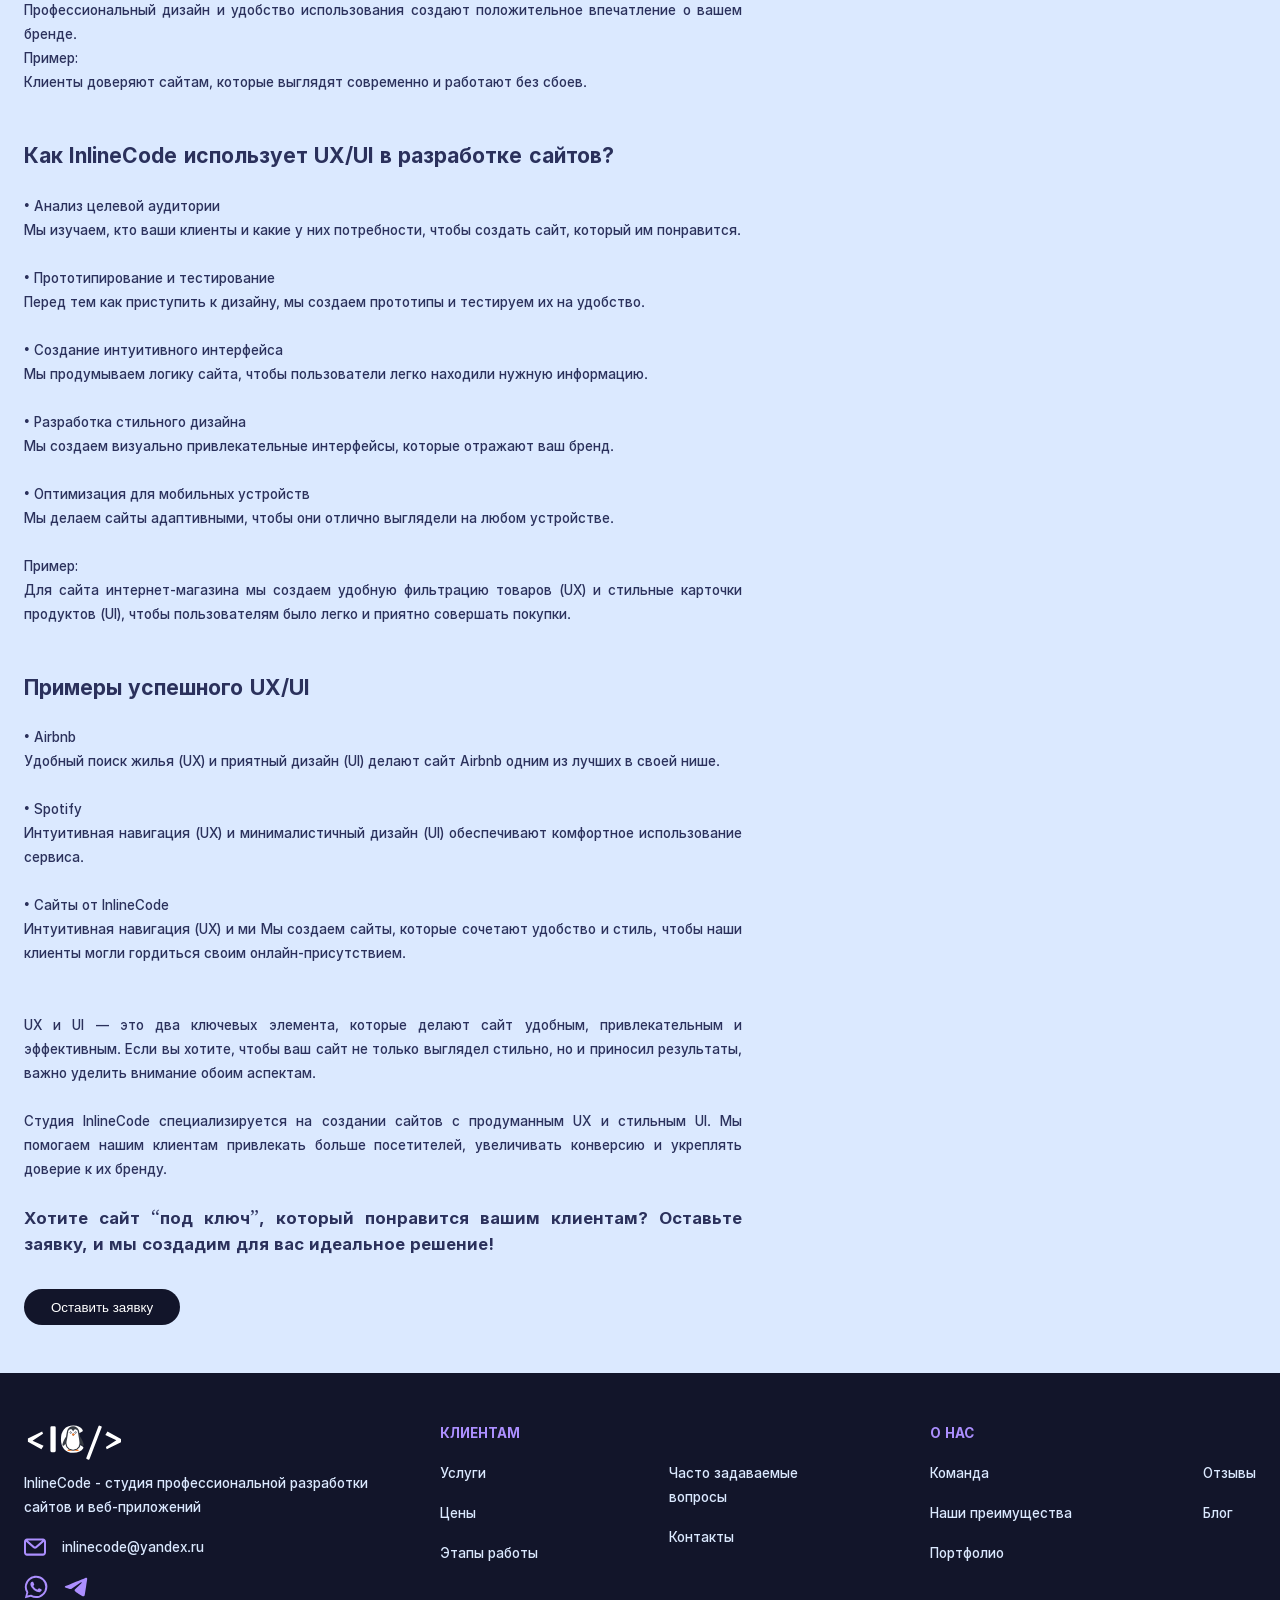
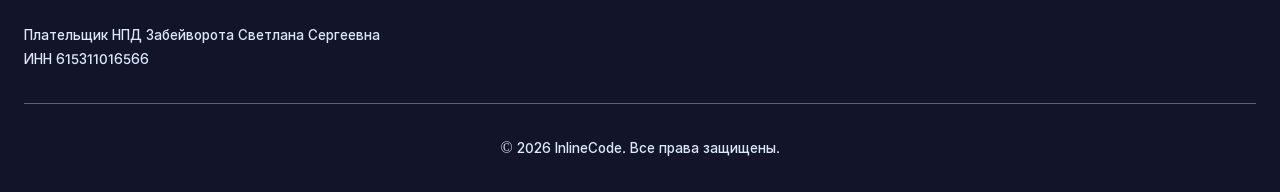
<file: blog/chto-takoe-ux-ui-i-pochemu-eto-vazhno-dlya-sayta/index.html>
<!doctype html><html class=Ua lang=ru><meta charset=UTF-8><meta name=viewport content="width=device-width"><meta name=color-scheme content="only light"><title>Что такое UX/UI и почему это важно для вашего сайта?</title><meta name=description content="В мире веб-дизайна термины UX и UI звучат повсюду. Но что они означают и почему так важны для вашего сайта? В этой статье мы разберем, что такое UX и UI, в чем их различия, и как они влияют на успех вашего сайта. А также расскажем, как студия InlineCode использует эти принципы для создания сайтов, которые работают на результат."><link rel=icon href=/favicon.ico sizes=32x32><link rel=icon media="(prefers-color-scheme: light)" type=image/svg+xml href=/favicon.svg><link rel=icon media="(prefers-color-scheme: dark)" type=image/svg+xml href=/favicon-white.svg><script type=module src=/_astro/ClientRouter.astro_astro_type_script_index_0_lang.DW16d_zL.js></script><link rel=preload as=image imagesrcset="/_astro/InlineCodeSveta.C6RRCvZ6_1awnHU.webp 640w,/_astro/InlineCodeSveta.C6RRCvZ6_2q9zRH.webp 1280w" media="(max-width: 48rem)"><link rel=preload as=image imagesrcset="/_astro/InlineCodeSvetaCutted.Zf7S3tB4_1kAmE2.webp 640w,/_astro/InlineCodeSvetaCutted.Zf7S3tB4_RwbV3.webp 1280w" media="(max-width: 48rem)"><link rel=preload href=/_astro/inter-500.B3_AxxX_.woff2 as=font type=font/woff2 crossorigin><link rel=preload href=/_astro/inter-800.CvjWqXut.woff2 as=font type=font/woff2 crossorigin><link rel=preload href=/_astro/inter-700.CiPg71xT.woff2 as=font type=font/woff2 crossorigin><link href=/_astro/global.BWoF3CnQ.css rel=stylesheet><meta name=astro-view-transitions-enabled content=true><meta name=astro-view-transitions-fallback content=animate><style>.Pb[data-astro-cid-gm374vue]{border-radius:50% 40% 30% 50%/50% 30% 50% 40%;transition:border-radius 1s ease-out;animation:8s ease-in-out infinite alternate both morph,12s ease-in-out infinite alternate spin}.Mb[data-astro-cid-gm374vue]{animation:12s ease-in-out infinite alternate-reverse spin}@keyframes morph{0%{border-radius:40% 60% 60% 40%/60% 30% 70% 40%}to{border-radius:40% 60%}}@keyframes spin{to{transform:rotate(1turn)}}#blog-main h2{scroll-margin-top:var(--header-height);font-family:var(--font-inter-700,Inter-700,arial-black-fallback-700,verdana-fallback-700);font-size:var(--text-24,clamp(1.26rem,1.146rem + .538vw,1.563rem));line-height:var(--tw-leading,var(--text-24--line-height,1.1))}#blog-main p{text-align:justify}#blog-main p+h2{margin-top:var(--spacing-28-48,clamp(1.75rem,1.3152rem + 2.1739vw,3rem))}#blog-main ul:not([data-no-space]){margin-block:var(--spacing-14-24,clamp(.875rem,.6576rem + 1.087vw,1.5rem))}#blog-main h2+p,#blog-main p+p{margin-top:var(--spacing-14-24,clamp(.875rem,.6576rem + 1.087vw,1.5rem))}.wa{aspect-ratio:1;width:13.5%;rotate:var(--eye-angle);border:1px solid var(--color-gray);background:#fff;border-radius:50%;position:absolute;top:20%}.wa.xa{left:var(--eye-left)}.wa.Aa{right:var(--eye-left)}.ya{background-color:var(--color-black);width:36%;height:36%;top:15%;left:25%}@media (pointer:coarse){:where(#spy-faq,#spy-price,#spy-blog-content)[data-animate]{transition:translate .3s linear;& .wa{transition:rotate .15s linear}}}#spy-faq:where([data-animate=true],[data-animate=visibility]){--eye-angle:-120deg;translate:0 50%}#spy-blog-content{--eye-angle:120deg;&:where([data-animate=true],[data-animate=visibility]){--eye-angle:180deg;translate:0 50%}}#spy-price[data-animate=true]{translate:0 -50%;& .wa{rotate:55deg}}#spy-price[data-animate=visibility]{translate:0 50%}.astro-route-announcer{clip:rect(0 0 0 0);clip-path:inset(50%);white-space:nowrap;width:1px;height:1px;position:absolute;top:0;left:0;overflow:hidden}</style><script type=module src=/_astro/page.DffPipBq.js></script><body class="Ua Va Wa Xa Ya g h"><header id=header class="Bh C Ch Ia ud wd"> <div class=e> <div class="Dh H b g i"> <nav class=Eh> <ul class="Fh Gh Hc"> <li> <a href=/#services class="Hh Ih _b db eb"> Услуги </a> <li> <a href=/#portfolio class="Hh Ih _b db eb"> Портфолио </a> <li> <a href=/#prices class="Hh Ih _b db eb"> Цены </a> <li> <a href=/#reviews class="Hh Ih _b db eb"> Отзывы </a> <li> <a href=/#contacts class="Hh Ih _b db eb"> Контакты </a> <li> <a href=/blog/ class="Hh Ih _b db eb"> Блог </a> </li> </ul> </nav> <button aria-label="Открыть меню" id=menu-hamburger class="Jh O aj bj g i j" data-hamburger=true> <svg id=menu-icon class="Xa Yi Zi ce de k" viewBox="0 0 100 80"> <line x1=20 y1=20 x2=80 y2=20 stroke=currentColor stroke-width=8 stroke-linecap=round class="_i ce de"/> <line x1=20 y1=40 x2=80 y2=40 stroke=currentColor stroke-width=8 stroke-linecap=round class="de oi"/> <line x1=20 y1=60 x2=80 y2=60 stroke=currentColor stroke-width=8 stroke-linecap=round class="_i ce de"/> </svg> </button> <a href=/ aria-label="Домашняя страница"> <svg width=163 height=61 fill=none aria-hidden=true viewBox="0 0 163 61" class="Kh Lh c"><title>Логотип студии разработки сайтов под ключ InlineCode</title><path fill=#fff d="M28.08 42.32 6.3 30.2v-5.22l22.98-11.34 1.44 3.66-16.98 11.04 17.82 8.28zM44.677 47q-2.052 0-2.051-2.197V7.186q0-2.198 2.05-2.198h4.454q2.05 0 2.05 2.198v37.617Q51.18 47 49.13 47zm14.91-21.006q0-10.107 5.127-16.055 5.127-5.947 14.795-5.947 5.567 0 9.434 1.729 3.867 1.728 5.45 5.01 1.053 2.167-.352 2.93l-3.516 1.874q-1.845.996-3.047-1.113-.762-1.349-2.842-2.432-2.05-1.083-4.834-1.084-6.151 0-8.613 3.897-2.46 3.867-2.46 11.191t2.46 11.22q2.46 3.868 8.613 3.868 3.31 0 5.567-1.494 2.285-1.495 3.164-2.842 1.435-2.198 3.047-1.113l3.515 2.344q1.436.965.293 2.93-1.7 2.928-5.83 5.009-4.13 2.08-10.049 2.08-9.521 0-14.736-5.947-5.185-5.948-5.185-16.055m41.865 32.08q-1.377-.527-.733-2.168l19.453-50.683q.645-1.64 1.992-1.114l2.373.909q1.377.527.733 2.168l-19.453 50.683q-.645 1.641-1.992 1.113zM133.53 42.32l-1.44-3.66 16.98-11.04-17.82-8.28 3.48-5.7 21.78 12.12v5.22z"/><path fill=#353A42 d="M95.912 32.394c-1.694-5.435-3.937-8.799-5.342-10.526-.773-4.818-1.661-9.484-1.858-10.053C87.342 7.847 83.61 5 79.22 5c-4.597 0-8.473 3.122-9.67 7.383-.133.473-.955 4.873-1.69 9.498-1.407 1.731-3.642 5.092-5.333 10.513-2.129 6.829 2.788 3.717 4.17.77a12.73 12.73 0 0 0 5.65 9.513 12.4 12.4 0 0 0 6.873 2.07 12.4 12.4 0 0 0 6.873-2.07 12.73 12.73 0 0 0 5.65-9.514c1.382 2.948 6.298 6.06 4.17-.769M79.22 42.523c-5.722 0-10.377-4.709-10.377-10.496 0-3.764 2.448-17.853 2.827-19.056.746-2.367 2.95-3.48 5.053-2.46 1.582.767 2.497 2.873 2.497 2.873s.66-2.054 2.2-2.78c2.358-1.113 4.845.54 5.404 2.868.309 1.287 2.772 14.742 2.772 18.555 0 5.787-4.655 10.496-10.376 10.496"/><path fill=#FF802A d="M72.346 42.758c-1.116.086-2.104.625-2.043 2.242h17.833c.061-1.617-.926-2.156-2.043-2.242a12.4 12.4 0 0 1-6.873 2.07 12.4 12.4 0 0 1-6.874-2.07"/><path fill=#fff d="M81.42 10.604c-1.54.726-2.2 2.78-2.2 2.78s-.915-2.105-2.497-2.873c-2.103-1.02-4.307.093-5.054 2.46-.379 1.204-2.826 15.292-2.826 19.056 0 5.787 4.655 10.496 10.376 10.496s10.376-4.708 10.376-10.496c0-3.813-2.463-17.267-2.772-18.554-.559-2.33-3.045-3.981-5.403-2.87m-1.926 6.316c1.54 0 2.127 1.842 2.127 1.842l-2.127 1.559-2.127-1.559s.587-1.842 2.127-1.842m-5.526-2.067a1.396 1.396 0 0 1 1.683-1.046c.75.18 1.214.942 1.035 1.702a1.395 1.395 0 0 1-1.682 1.046 1.413 1.413 0 0 1-1.036-1.702m9.467 1.702a1.396 1.396 0 0 1-1.682-1.046 1.41 1.41 0 0 1 1.035-1.702 1.395 1.395 0 0 1 1.682 1.046 1.414 1.414 0 0 1-1.035 1.702"/><path fill=#FF802A d="M81.622 18.762s-.588-1.842-2.128-1.842-2.127 1.842-2.127 1.842l2.127 1.559z"/><path fill=#fff stroke=#353A42 stroke-width=.5 d="M76.486 15.238a1.31 1.31 0 0 1-1.301 1.32 1.31 1.31 0 0 1-1.302-1.32c0-.731.585-1.32 1.302-1.32a1.31 1.31 0 0 1 1.301 1.32Zm8.071 0a1.31 1.31 0 0 1-1.302 1.32 1.31 1.31 0 0 1-1.302-1.32c0-.731.586-1.32 1.302-1.32a1.31 1.31 0 0 1 1.302 1.32Z"/><ellipse cx=75.495 cy=15.238 fill=#353A42 rx=.31 ry=.314 /><ellipse cx=83.565 cy=15.238 fill=#353A42 rx=.31 ry=.314 /></svg> </a> <button target=modal-contact-form class="Mh O Xa Xb Yb Zb _b ac bc cc dc ec g i rd"> Оставить заявку <div class="_b g i j la sb"> <svg fill=none aria-hidden=true viewBox="0 0 13 9" height=0.4375em><path stroke=#0F0C14 stroke-linecap=round stroke-linejoin=round stroke-width=2 d="M1 4.403h10.889M8.45 1l3.439 3.5L8.45 8"/></svg> </div> </button> </div> </div> </header> <script>!function(){let e=window.matchMedia("(max-width: 64rem)");function i(){let i,s,a;e.matches&&(s=document.querySelector("header"),a=document.querySelector("[data-hamburger]"),a?.addEventListener("click",()=>{if(i||(s?.insertAdjacentHTML("afterend",'<aside class="Vd ne fi ud Nb gi Bh hi wd ii Oa ji" data-sidebar tabindex="-1"> <div class="e"> <nav> <ul class="pc ki g h"> <li style="--delay:0ms" class="_a li mi Ad k g i ni Rg oi Wd pi qi"> <svg aria-hidden="true" width="1.7em" height="1.7em"> <use href="/icons.svg#sidebar-service-icon"></use> </svg> <a href="/#services"> <span class="x Nb"></span> Услуги </a> </li><li style="--delay:50ms" class="_a li mi Ad k g i ni Rg oi Wd pi qi"> <svg aria-hidden="true" width="1.7em" height="1.7em"> <use href="/icons.svg#sidebar-portfolio-icon"></use> </svg> <a href="/#portfolio"> <span class="x Nb"></span> Портфолио </a> </li><li style="--delay:100ms" class="_a li mi Ad k g i ni Rg oi Wd pi qi"> <svg aria-hidden="true" width="1.7em" height="1.7em"> <use href="/icons.svg#sidebar-price-icon"></use> </svg> <a href="/#prices"> <span class="x Nb"></span> Цены </a> </li><li style="--delay:150ms" class="_a li mi Ad k g i ni Rg oi Wd pi qi"> <svg aria-hidden="true" width="1.7em" height="1.7em"> <use href="/icons.svg#sidebar-reviews-icon"></use> </svg> <a href="/#reviews"> <span class="x Nb"></span> Отзывы </a> </li><li style="--delay:200ms" class="_a li mi Ad k g i ni Rg oi Wd pi qi"> <svg aria-hidden="true" width="1.7em" height="1.7em" class="yc"> <use href="/icons.svg#sidebar-contacts-icon"></use> </svg> <a href="/#contacts"> <span class="x Nb"></span> Контакты </a> </li><li style="--delay:250ms" class="_a li mi Ad k g i ni Rg oi Wd pi qi"> <svg aria-hidden="true" width="1.7em" height="1.7em"> <use href="/icons.svg#sidebar-blog-icon"></use> </svg> <a href="/blog"> <span class="x Nb"></span> Блог </a> </li> </ul> </nav> </div> </aside>'),(i=document.querySelector("aside")).addEventListener("click",e=>{e.target?.closest("a")&&a.click()})),a.classList.toggle("open"),i.dataset.active){delete i.dataset.active,delete document.body.dataset.lock;return}document.body.dataset.lock="true",i.dataset.active="true"}))}i(),document.addEventListener("astro:after-swap",i),e.addEventListener("change",i)}()</script> <div class="a b c"></div> <main id=blog-main class="d t"> <div class=a> <div class=e> <div class="_a ab bb g i"> <a href=/blog/ class="G K O P cb db eb g i ia ua"> <svg width=1.125em height=1em fill=none aria-hidden=true viewBox="0 0 18 16" class=Z><path stroke=currentColor stroke-linecap=round stroke-linejoin=round stroke-width=2 d="M1.5 8h15m-15 0 6.25-6.25M1.5 8l6.25 6.25"/></svg> Назад </a> <div class="G s">Время чтения ≈ 4 мин</div> </div> <h1 class="G fb gb hb">Что такое UX/UI и почему это важно для вашего сайта?</h1> </div> </div> <div class=w> <div class=e> <div class="I U ib jb kb lb"> <div> <div> <p> В мире веб-дизайна термины UX и UI звучат повсюду. Но что они означают и почему так важны для вашего сайта? В этой статье мы разберем, что такое UX и UI, в чем их различия, и как они влияют на успех вашего сайта. А также расскажем, как студия InlineCode использует эти принципы для создания сайтов, которые работают на результат. </p> <h2 id=1>Что такое UX и UI?</h2> <p> UX (User Experience) — это пользовательский опыт. Он охватывает все аспекты взаимодействия пользователя с сайтом: насколько легко найти информацию, как быстро загружается страница, насколько интуитивно понятна навигация. </p> <p> UI (User Interface) — это пользовательский интерфейс. Он включает визуальные элементы сайта: кнопки, шрифты, цвета, анимации и другие детали, которые пользователь видит на экране. </p> <p> Пример:<br> Когда вы заходите на сайт и легко находите нужную информацию, это заслуга UX. А если сайт выглядит стильно и привлекательно, это результат качественного UI. </p> <h2 id=2>В чем разница между UX и UI?</h2> <ul role=list> <li class="g ua"> <span>•</span> UX фокусируется на том, как пользователь взаимодействует с сайтом. Это логика, структура и удобство. </li> <li><li class="g ua"> <span>•</span> UI отвечает за то, как сайт выглядит. Это визуальная привлекательность и эстетика. </li> </ul> <p> Пример:<br> UX-дизайнер продумывает, где разместить кнопку "Купить", чтобы ее было легко найти. UI-дизайнер делает эту кнопку красивой и заметной. </p> <h2 id=3>Почему UX/UI важны для вашего сайта?</h2> <p> <span>• Улучшение пользовательского опыта</span><br> Хороший UX/UI делает сайт удобным и приятным в использовании.<br> Пример:<br> Сайты, разработанные InlineCode, всегда отличаются интуитивной навигацией и стильным дизайном, что повышает удовлетворенность пользователей. </p> <p> <span>• Увеличение конверсии</span><br> Удобный интерфейс и приятный дизайн помогают пользователям быстрее принимать решения.<br> Пример:<br> Если кнопка "Заказать" легко находится и выглядит привлекательно, вероятность покупки увеличивается. </p> <p> <span>• Снижение bounce rate (отказов)</span><br> Если сайт удобен и красив, пользователи остаются на нем дольше.<br> Пример:<br> Благодаря продуманному UX/UI, сайты InlineCode удерживают внимание пользователей и уменьшают процент отказов. </p> <p> <span>• Укрепление доверия к бренду</span><br> Профессиональный дизайн и удобство использования создают положительное впечатление о вашем бренде.<br> Пример:<br> Клиенты доверяют сайтам, которые выглядят современно и работают без сбоев. </p> <h2 id=4>Как InlineCode использует UX/UI в разработке сайтов?</h2> <p> <span>• Анализ целевой аудитории</span><br> Мы изучаем, кто ваши клиенты и какие у них потребности, чтобы создать сайт, который им понравится. </p> <p> <span>• Прототипирование и тестирование</span><br> Перед тем как приступить к дизайну, мы создаем прототипы и тестируем их на удобство. </p> <p> <span>• Создание интуитивного интерфейса</span><br> Мы продумываем логику сайта, чтобы пользователи легко находили нужную информацию. </p> <p> <span>• Разработка стильного дизайна</span><br> Мы создаем визуально привлекательные интерфейсы, которые отражают ваш бренд. </p> <p> <span>• Оптимизация для мобильных устройств</span><br> Мы делаем сайты адаптивными, чтобы они отлично выглядели на любом устройстве. </p> <p> Пример:<br> Для сайта интернет-магазина мы создаем удобную фильтрацию товаров (UX) и стильные карточки продуктов (UI), чтобы пользователям было легко и приятно совершать покупки. </p> <h2 id=5>Примеры успешного UX/UI</h2> <p> <span>• Airbnb</span><br> Удобный поиск жилья (UX) и приятный дизайн (UI) делают сайт Airbnb одним из лучших в своей нише. </p> <p> <span>• Spotify</span><br> Интуитивная навигация (UX) и минималистичный дизайн (UI) обеспечивают комфортное использование сервиса. </p> <p> <span>• Сайты от InlineCode</span><br> Интуитивная навигация (UX) и ми Мы создаем сайты, которые сочетают удобство и стиль, чтобы наши клиенты могли гордиться своим онлайн-присутствием. </p> <div class=q></div> <p> UX и UI — это два ключевых элемента, которые делают сайт удобным, привлекательным и эффективным. Если вы хотите, чтобы ваш сайт не только выглядел стильно, но и приносил результаты, важно уделить внимание обоим аспектам. </p> <p> Студия InlineCode специализируется на создании сайтов с продуманным UX и стильным UI. Мы помогаем нашим клиентам привлекать больше посетителей, увеличивать конверсию и укреплять доверие к их бренду. </p> <p class="r s"> Хотите сайт “под ключ”, который понравится вашим клиентам? Оставьте заявку, и мы создадим для вас идеальное решение! </p> </div> <button class="O P Q R Va Xa _b ia ja lc mb mc nc" target=modal-contact-form> Оставить заявку </button> </div> <div class="H J g j nb ob pb qb rb"> <div> <div class="Kb Lb g i j k" data-astro-cid-gm374vue> <div class="Pb Qb Rb Sb Tb U Vb Wb Za sb" data-astro-cid-gm374vue> <div class="Kb Lb Mb" data-astro-cid-gm374vue> <img srcset="/_astro/InlineCodeSveta.C6RRCvZ6_1awnHU.webp 640w,/_astro/InlineCodeSveta.C6RRCvZ6_2q9zRH.webp 1280w" loading=eager decoding=async fetchpriority=auto width=1620 height=1900 class="ub vb" alt="InlineCode разработчик"> </div> </div> <div class="Nb x" data-astro-cid-gm374vue> <img srcset="/_astro/InlineCodeSvetaCutted.Zf7S3tB4_1kAmE2.webp 640w,/_astro/InlineCodeSvetaCutted.Zf7S3tB4_RwbV3.webp 1280w" loading=eager decoding=async fetchpriority=auto width=1620 height=1900 class="ub vb" alt="InlineCode разработчик"> </div> </div> <div class=wb> <div class="p r"> Света </div> <div class="Z p xb"> UI/UX-дизайнер, <br> frontend-разработчик <br> в InlineCode </div> </div> </div> <div class="C d yb zb"> <div class="Ab Bb C Cb Db Eb Fb Za k ka la"> <div class="Gb r">Содержание</div> <ul id=contentListWrapper class="Hb Ib g h" role=list> <li data-id=1 class="Jb O"> Что такое UX и UI? <li data-id=2 class="Jb O"> В чем разница между UX и UI? <li data-id=3 class="Jb O"> Почему UX/UI важны для вашего сайта? <li data-id=4 class="Jb O"> Как InlineCode использует UX/UI в разработке сайтов? <li data-id=5 class="Jb O"> Примеры успешного UX/UI </li> </ul> <div class="Ka x y z"> <div data-pen-spy id=spy-blog-content class="Ba Ca Da Ea Fa Ga Ha Qa Ra Sa Ta"> <div class="wa xa"> <div class="x ya za"></div> </div> <div class="Aa wa"> <div class="x ya za"></div> </div> </div> </div> <script type=module>document.addEventListener("astro:page-load",()=>{let e=window.matchMedia("(pointer: coarse)").matches,t=window.matchMedia("(min-width:48rem)"),a=document.querySelectorAll("[data-pen-spy]"),i,n={},r=t.matches,s=e=>{let t=e.getBoundingClientRect(),a=t.left+window.scrollX+t.width/2,i=t.top+window.scrollY+t.height/2;n[e.id]=[a,i]},d=()=>a.forEach(s),l=new IntersectionObserver(e=>{e.forEach(e=>{let t=e.target.firstElementChild;"spy-blog-content"===t.id&&r?e.isIntersecting?i=setInterval(()=>{s(t)},500):clearInterval(i):e.isIntersecting&&(t.dataset.animate="visibility",setTimeout(()=>{t.dataset.animate="false"},250))})},{threshold:.5});a.forEach(t=>{let a=t.parentElement;("spy-price"!==t.id||e)&&a&&l.observe(a)}),e||(d(),window.addEventListener("mousemove",e=>{let t=e.pageY,i=e.pageX;Array.from(a).slice(0,1).forEach(e=>{let[a,r]=n[e.id],s=-(180/Math.PI*Math.atan2(i-a,t-r)*1)+180;e.style.setProperty("--eye-angle",s+"deg")})}),window.addEventListener("resize",d)),e&&a.forEach(e=>{e.addEventListener("click",t=>{e.dataset.animate=["true","visibility"].includes(e.dataset.animate)?"false":"true"}),e.addEventListener("transitionend",t=>{"translate"===t.propertyName&&(e.dataset.animate="false")})}),t.addEventListener("change",e=>{r=e.matches})})</script> </div> </div> </div> </div> </div> </div> </main> <footer class="G ab" aria-labelledby=footer-heading> <h2 id=footer-heading class=jd>Footer</h2> <div class=e> <div class="Df H Ie g h"> <div class=Nh> <a href=/ aria-label="Домашняя страница"><svg width=163 height=61 fill=none aria-hidden=true viewBox="0 0 163 61" class="Kh Lh c"><title>Логотип студии разработки сайтов под ключ InlineCode</title><path fill=#fff d="M28.08 42.32 6.3 30.2v-5.22l22.98-11.34 1.44 3.66-16.98 11.04 17.82 8.28zM44.677 47q-2.052 0-2.051-2.197V7.186q0-2.198 2.05-2.198h4.454q2.05 0 2.05 2.198v37.617Q51.18 47 49.13 47zm14.91-21.006q0-10.107 5.127-16.055 5.127-5.947 14.795-5.947 5.567 0 9.434 1.729 3.867 1.728 5.45 5.01 1.053 2.167-.352 2.93l-3.516 1.874q-1.845.996-3.047-1.113-.762-1.349-2.842-2.432-2.05-1.083-4.834-1.084-6.151 0-8.613 3.897-2.46 3.867-2.46 11.191t2.46 11.22q2.46 3.868 8.613 3.868 3.31 0 5.567-1.494 2.285-1.495 3.164-2.842 1.435-2.198 3.047-1.113l3.515 2.344q1.436.965.293 2.93-1.7 2.928-5.83 5.009-4.13 2.08-10.049 2.08-9.521 0-14.736-5.947-5.185-5.948-5.185-16.055m41.865 32.08q-1.377-.527-.733-2.168l19.453-50.683q.645-1.64 1.992-1.114l2.373.909q1.377.527.733 2.168l-19.453 50.683q-.645 1.641-1.992 1.113zM133.53 42.32l-1.44-3.66 16.98-11.04-17.82-8.28 3.48-5.7 21.78 12.12v5.22z"/><path fill=#353A42 d="M95.912 32.394c-1.694-5.435-3.937-8.799-5.342-10.526-.773-4.818-1.661-9.484-1.858-10.053C87.342 7.847 83.61 5 79.22 5c-4.597 0-8.473 3.122-9.67 7.383-.133.473-.955 4.873-1.69 9.498-1.407 1.731-3.642 5.092-5.333 10.513-2.129 6.829 2.788 3.717 4.17.77a12.73 12.73 0 0 0 5.65 9.513 12.4 12.4 0 0 0 6.873 2.07 12.4 12.4 0 0 0 6.873-2.07 12.73 12.73 0 0 0 5.65-9.514c1.382 2.948 6.298 6.06 4.17-.769M79.22 42.523c-5.722 0-10.377-4.709-10.377-10.496 0-3.764 2.448-17.853 2.827-19.056.746-2.367 2.95-3.48 5.053-2.46 1.582.767 2.497 2.873 2.497 2.873s.66-2.054 2.2-2.78c2.358-1.113 4.845.54 5.404 2.868.309 1.287 2.772 14.742 2.772 18.555 0 5.787-4.655 10.496-10.376 10.496"/><path fill=#FF802A d="M72.346 42.758c-1.116.086-2.104.625-2.043 2.242h17.833c.061-1.617-.926-2.156-2.043-2.242a12.4 12.4 0 0 1-6.873 2.07 12.4 12.4 0 0 1-6.874-2.07"/><path fill=#fff d="M81.42 10.604c-1.54.726-2.2 2.78-2.2 2.78s-.915-2.105-2.497-2.873c-2.103-1.02-4.307.093-5.054 2.46-.379 1.204-2.826 15.292-2.826 19.056 0 5.787 4.655 10.496 10.376 10.496s10.376-4.708 10.376-10.496c0-3.813-2.463-17.267-2.772-18.554-.559-2.33-3.045-3.981-5.403-2.87m-1.926 6.316c1.54 0 2.127 1.842 2.127 1.842l-2.127 1.559-2.127-1.559s.587-1.842 2.127-1.842m-5.526-2.067a1.396 1.396 0 0 1 1.683-1.046c.75.18 1.214.942 1.035 1.702a1.395 1.395 0 0 1-1.682 1.046 1.413 1.413 0 0 1-1.036-1.702m9.467 1.702a1.396 1.396 0 0 1-1.682-1.046 1.41 1.41 0 0 1 1.035-1.702 1.395 1.395 0 0 1 1.682 1.046 1.414 1.414 0 0 1-1.035 1.702"/><path fill=#FF802A d="M81.622 18.762s-.588-1.842-2.128-1.842-2.127 1.842-2.127 1.842l2.127 1.559z"/><path fill=#fff stroke=#353A42 stroke-width=.5 d="M76.486 15.238a1.31 1.31 0 0 1-1.301 1.32 1.31 1.31 0 0 1-1.302-1.32c0-.731.585-1.32 1.302-1.32a1.31 1.31 0 0 1 1.301 1.32Zm8.071 0a1.31 1.31 0 0 1-1.302 1.32 1.31 1.31 0 0 1-1.302-1.32c0-.731.586-1.32 1.302-1.32a1.31 1.31 0 0 1 1.302 1.32Z"/><ellipse cx=75.495 cy=15.238 fill=#353A42 rx=.31 ry=.314 /><ellipse cx=83.565 cy=15.238 fill=#353A42 rx=.31 ry=.314 /></svg></a> <p class="G Oh"> InlineCode - студия профессиональной разработки сайтов и веб-приложений </p> <div class="D _a g ha i k"> <svg width=1.375em height=1.125em fill=none aria-hidden=true viewBox="0 0 22 18" class="c md"><path fill=#AC8FFF fill-rule=evenodd d="M19 .466c1.657 0 3 1.444 3 3.224v10.75c0 1.78-1.343 3.224-3 3.224H3c-1.657 0-3-1.444-3-3.225V3.69C0 1.91 1.343.466 3 .466zm-.747 2.15H3.747l6.633 5.628a.946.946 0 0 0 1.24 0zM2 3.872v10.567c0 .594.448 1.075 1 1.075h16c.552 0 1-.481 1-1.075V3.872l-7.141 6.06a2.84 2.84 0 0 1-3.718 0z" clip-rule=evenodd /></svg> <a class=ld href=mailto:inlinecode@yandex.ru><span class="Nb x"></span>inlinecode@yandex.ru</a> </div> <div class="D _a g"> <a target=_blank href="https://wa.me/79515227332?text=Здравствуйте! Хотел бы заказать у вас сайт. Когда можно обсудить детали?" rel=nofollow aria-label="Заказ сайта в Telegram"> <svg width=1.5em height=1.5em fill=none aria-hidden=true viewBox="0 0 24 24" class=yc><g fill=currentColor clip-path=url(#a)><path d="M17.13 14.196c-.285-.134-1.65-.807-1.905-.912s-.435-.135-.63.15c-.195.284-.72.897-.885 1.092-.165.194-.315.209-.6 0a7.7 7.7 0 0 1-2.235-1.377 7.9 7.9 0 0 1-1.5-1.93c-.165-.269 0-.418.12-.568s.27-.314.42-.479q.165-.214.27-.463a.57.57 0 0 0 0-.494c0-.135-.63-1.496-.87-2.05s-.45-.478-.615-.478h-.6a1.08 1.08 0 0 0-.75.344 3.14 3.14 0 0 0-.975 2.319A5.36 5.36 0 0 0 7.5 12.267a12.47 12.47 0 0 0 4.785 4.188c.66.284 1.17.449 1.575.584.569.171 1.17.207 1.755.104a2.9 2.9 0 0 0 1.89-1.316c.173-.416.23-.87.165-1.316-.075-.105-.255-.18-.54-.315"/><path d="M19.935 4.01A11.04 11.04 0 0 0 12 .747c-1.953.01-3.868.532-5.556 1.511a11.14 11.14 0 0 0-4.06 4.072 11.1 11.1 0 0 0 .001 11.097l-1.5 5.759 5.91-1.496a11.1 11.1 0 0 0 5.325 1.346H12c2.217.015 4.388-.63 6.236-1.85a11.14 11.14 0 0 0 4.141-5.005 11.1 11.1 0 0 0-2.442-12.173M12 21.122a9.2 9.2 0 0 1-4.725-1.302l-.33-.194-3.51.912.93-3.41-.21-.344A9.224 9.224 0 0 1 6.253 4.678a9.287 9.287 0 0 1 12.302.663 9.15 9.15 0 0 1 2.715 6.537 9.25 9.25 0 0 1-2.72 6.532A9.3 9.3 0 0 1 12 21.124"/></g><defs><clipPath id=a><path fill=#fff d="M0 0h24v23.934H0z"/></clipPath></defs></svg> </a> <a target=_blank href="https://t.me/InlineCode_chat?text=Здравствуйте! Хотел бы заказать у вас сайт. Когда можно обсудить детали?" rel=nofollow aria-label="Заказать создание сайта через WhatsApp"> <svg width=1.5em height=1.5em fill=none aria-hidden=true viewBox="0 0 24 24" class=yc><path fill=currentColor d="M21.294 2.906C18.34 4.126 5.679 9.356 2.18 10.782c-2.346.913-.973 1.769-.973 1.769s2.003.685 3.72 1.198c1.717.514 2.632-.057 2.632-.057l8.07-5.421c2.86-1.94 2.174-.343 1.487.342a217 217 0 0 1-6.009 5.707c-.915.8-.457 1.484-.057 1.826 1.488 1.256 5.551 3.824 5.78 3.995 1.209.854 3.587 2.082 3.949-.513l1.43-8.96c.458-3.025.916-5.821.973-6.62.172-1.94-1.888-1.142-1.888-1.142"/></svg> </a> </div> <div class="dg va"> <p class=G> Плательщик НПД Забейворота Светлана Сергеевна </p> <div class=G>ИНН 615311016566</div> </div> </div> <div class="Ib J Ph Qh Rh Sh Th d g"> <div class="Wh Xh Yh Zh _a _h g h nf"> <ul class="_a g h"> <li class="r yc">КЛИЕНТАМ</li> <li> <a class=Uh href=/#services> Услуги </a> <li> <a class=Uh href=/#prices> Цены </a> <li> <a class=Uh href=/#stages> Этапы работы </a> </li> </ul> <ul class="_a g h"> <li class="Hc Vh he qf r"> КЛИЕНТАМ </li> <li> <a class=Uh href=/#faq> Часто задаваемые <br> вопросы </a> <li> <a class=Uh href=/#contacts> Контакты </a> </li> </ul> </div><div class="Wh Xh Yh _a g h nf"> <ul class="_a g h"> <li class="r yc">О НАС</li> <li> <a class=Uh href=/#team> Команда </a> <li> <a class=Uh href=/#advantages> Наши преимущества </a> <li> <a class=Uh href=/#portfolio> Портфолио </a> </li> </ul> <ul class="_a g h"> <li class="Hc Vh he qf r"> О НАС </li> <li> <a class=Uh href=/#reviews> Отзывы </a> <li> <a class=Uh href=/blog/> Блог </a> </li> </ul> </div> </div> </div> <hr class=ba> <p class="G mf p"> © 2026 InlineCode. Все права защищены. </p> </div> </footer> <dialog class="C Ni Ua cj dj ej i j" id=modal-contact-form tabindex=-1> <div class="C Ka e"> <div class="Ta fa k td"> <form id=form-modal-contact-form data-contact-form class="K Vd Wi Xi w" novalidate> <div class="Md T U t"> <div data-group class=Vd> <div class=k> <input id=modal-contact-form-name type=text name=name class="C Ji Ki Li Mi Ni Oa Oi P ka mi" aria-required=true autocomplete=given-name> <label for=modal-contact-form-name class="Ia Li Pi Qi _e r w x"> Имя* </label> <svg width=1.5em height=1.5em fill=none aria-hidden=true viewBox="0 0 24 24" class="Ri _e eg x"><path stroke=#2B315C stroke-linecap=round stroke-linejoin=round stroke-width=2 d="M5 21a7 7 0 1 1 14 0M16 7a4 4 0 1 1-8 0 4 4 0 0 1 8 0"/></svg> </div> <span role=alert class="Bi Ci Hc Oh Si"> *Обязательное поле </span> </div><div data-group class=Vd> <div class=k> <input id=modal-contact-form-email type=email name=email class="C Ji Ki Li Mi Ni Oa Oi P ka mi" aria-required=false autocomplete=email inputmode=email> <label for=modal-contact-form-email class="Ia Li Pi Qi _e r w x"> Email </label> <svg width=1.5em height=1.5em fill=none aria-hidden=true viewBox="0 0 24 24" class="Ri _e eg x"><path stroke=#1C274C stroke-width=1.5 d="M2 12c0-3.771 0-5.657 1.172-6.828S6.229 4 10 4h4c3.771 0 5.657 0 6.828 1.172S22 8.229 22 12s0 5.657-1.172 6.828S17.771 20 14 20h-4c-3.771 0-5.657 0-6.828-1.172S2 15.771 2 12Z"/><path stroke=#1C274C stroke-linecap=round stroke-width=1.5 d="m6 8 2.159 1.8c1.837 1.53 2.755 2.295 3.841 2.295s2.005-.765 3.841-2.296L18 8"/></svg> </div> <span role=alert class="Bi Ci Hc Oh Si"> *Обязательное поле </span> </div><div data-group class=Vd> <div class=k> <input id=modal-contact-form-mobile type=text name=mobile class="C Ji Ki Li Mi Ni Oa Oi P ka mi" aria-required=true autocomplete=tel inputmode=tel> <label for=modal-contact-form-mobile class="Ia Li Pi Qi _e r w x"> Телефон* </label> <svg width=1.5em height=1.688em fill=none aria-hidden=true viewBox="0 0 24 27" class="Ri _e eg x"><path fill=currentColor d="m15.094 16.04.514-.54-1.194-1.265-.513.539zm2.24-.765 2.154 1.236.809-1.568-2.156-1.236zm2.57 3.691-1.603 1.68 1.193 1.266 1.602-1.68zm-2.58 2.222c-1.635.16-5.867.017-10.449-4.787l-1.193 1.265c5 5.243 9.759 5.5 11.8 5.299zM6.875 16.4c-4.367-4.58-5.09-8.432-5.18-10.103L.004 6.4c.113 2.103 1.009 6.371 5.677 11.266zm1.552-7.353.323-.34-1.193-1.265-.324.34zm.58-4.664L7.586 2.38 6.231 3.45l1.422 2.004zm-6.206-2.44L1.03 3.801l1.192 1.265 1.77-1.857zM7.83 8.415a31 31 0 0 0-.598-.63l-.002.001-.003.004-.058.068a1.9 1.9 0 0 0-.27.498c-.115.322-.176.747-.099 1.274.151 1.029.824 2.389 2.546 4.194l1.193-1.265c-1.612-1.69-1.996-2.718-2.067-3.203-.034-.23.001-.344.011-.371q.01-.025.002-.007a.3.3 0 0 1-.036.046l-.01.011-.01.012c-.002 0-.002.001-.599-.632m1.516 5.41c1.722 1.806 3.018 2.509 3.996 2.667.5.08.902.016 1.208-.104a1.7 1.7 0 0 0 .473-.28l.064-.062.004-.003.001-.002c.001 0 .002-.002-.595-.634-.596-.633-.595-.634-.595-.635l.002-.001.003-.004.006-.006.054-.047q.016-.01-.008.002c-.028.01-.138.048-.36.012-.467-.075-1.449-.48-3.06-2.169zM7.586 2.38C6.435.76 4.173.504 2.8 1.944l1.193 1.265c.6-.628 1.665-.564 2.237.24zM1.693 6.298c-.022-.411.157-.842.53-1.232L1.03 3.801C.424 4.436-.053 5.336.005 6.4zM18.3 20.647c-.31.325-.642.508-.977.54l.157 1.778c.83-.082 1.508-.523 2.013-1.053zM8.75 8.709c1.11-1.165 1.192-3.007.257-4.325l-1.355 1.07c.455.64.388 1.482-.096 1.99zm10.737 7.802c.923.529 1.067 1.772.415 2.455l1.194 1.266c1.512-1.586 1.045-4.231-.8-5.29zm-3.88-1.01c.433-.455 1.13-.567 1.725-.226l.808-1.568c-1.222-.7-2.74-.507-3.727.528z"/></svg> </div> <span role=alert class="Bi Ci Hc Oh Si"> *Обязательное поле </span> </div><div data-group> <div class=k> <input id=modal-contact-form-money type=text name=money class="C Ji Ki Li Mi Ni Oa Oi P ka mi" aria-required=false autocomplete=off> <label for=modal-contact-form-money class="Ia Li Pi Qi _e r w x"> Планируемый бюджет </label> <svg width=1.5em height=1.5em fill=none aria-hidden=true viewBox="0 0 24 24" class="Ri _e eg x"><path stroke=#2B315C stroke-width=1.5 d="M2 14c0-3.771 0-5.657 1.172-6.828S6.229 6 10 6h4c3.771 0 5.657 0 6.828 1.172S22 10.229 22 14s0 5.657-1.172 6.828S17.771 22 14 22h-4c-3.771 0-5.657 0-6.828-1.172S2 17.771 2 14Zm14-8c0-1.886 0-2.828-.586-3.414S13.886 2 12 2s-2.828 0-3.414.586S8 4.114 8 6"/><path stroke=#2B315C stroke-linecap=round stroke-width=1.5 d="M12 17.333c1.105 0 2-.746 2-1.666S13.105 14 12 14s-2-.746-2-1.667c0-.92.895-1.666 2-1.666m0 6.666c-1.105 0-2-.746-2-1.666m2 1.666V18m0-7.333V10m0 .667c1.105 0 2 .746 2 1.666"/></svg> </div> </div> </div> <div class="D k"> <label for=modal-contact-form-form-modal-contact-form class="k r ri t w xc">Расскажите о том, что вы хотите реализовать </label> <div class="C Ji Ni Oa P gj jj ka kj"> <textarea class="C Li fj ga gj hj ij th" id=modal-contact-form-form-modal-contact-form name=message></textarea> </div> <script type=module>document.addEventListener("astro:page-load",()=>{document.querySelectorAll("textarea").forEach(e=>{e.addEventListener("input",()=>{let t=e.scrollHeight;e.style.height="auto",e.style.height=`${e.scrollHeight}px`,t>190?(e.style.maxHeight="190px",e.style.overflowY="scroll"):(e.style.overflowY="hidden",e.style.maxHeight="none")})})})</script> </div> <p class="Oh ba si ti"> Заполняя данную форму вы соглашаетесь на обработку персональных данных “InlineCode” в соответствии с законом №152-Ф3 “О персональных данных” <a class=Dg href=/_astro/politica.D0fZ4gIV.pdf download rel=nofollow aria-label="Документ политики конфиденциальности">политика конфиденциальности.</a> </p> <div class="Ei Mh ha k"> <img src=/_astro/pen-business.0-11Z_IM_14fn2z.webp alt="Оставить заявку для сайта под ключ" loading=lazy decoding=async fetchpriority=auto width=603 height=441 class="Cc Ti Ui Vi x"> <button type=submit class="Fi G Hd O Q R Sb U Vd _b a"> <span class="Gi bd cd">Отправить</span> <span class="Hc Hi Ii _b bd cd sb"></span> </button> </div> <script type=module src=/_astro/ContactForm.astro_astro_type_script_index_0_lang.y6fOp714.js></script> </form> <input form=form-modal-contact-form type=hidden name=smile value=:(> <div class="Ad Ia Ja O P _b _e bi ci di g gf i j x" data-target-close=modal-contact-form> <svg width=14 height=14 fill=none aria-hidden=true viewBox="0 0 14 14" class="Ka ai"><path fill=#DBE9FF d="m8.957 6.872 4.096-4.095c.596-.596.596-1.49 0-2.085-.223-.298-.596-.522-.968-.522a1.47 1.47 0 0 0-1.043.447l-4.17 4.17L2.777.692C2.18.096 1.213.096.69.692a1.3 1.3 0 0 0-.52 1.042c0 .447.148.745.446 1.043l4.096 4.095-4.096 4.096c-.223.298-.447.67-.447 1.117 0 .372.15.745.447 1.043s.67.447 1.043.447a1.47 1.47 0 0 0 1.042-.447l4.096-4.096 4.096 4.096c.595.595 1.563.595 2.085 0 .595-.596.595-1.564 0-2.085z"/></svg> </div> </div> </div> </dialog> <script type=module>document.addEventListener("astro:page-load",()=>{document.querySelectorAll("dialog").forEach(e=>{let t=document.querySelectorAll(`[target=${e.id}]`),d=document.querySelectorAll(`[data-target-close=${e.id}]`);e.addEventListener("click",t=>{t.target===e&&e.close()}),e.addEventListener("close",()=>{delete document.body.dataset.lock}),t.forEach(t=>{t.addEventListener("click",()=>{e.showModal(),document.body.dataset.lock="true"})}),d.forEach(t=>{t.addEventListener("click",()=>{e.close()})})})})</script> <script type=module>document.addEventListener("astro:page-load",()=>{document.querySelectorAll("[data-close]").forEach(e=>{let l=e.closest("[data-close-parent]");e.addEventListener("click",()=>{l&&(l.classList.remove("grid","flex","block","inline-block","table"),l.classList.add("hidden"))})})})</script> <script type=module>document.addEventListener("astro:page-load",()=>{let e,d,t=((e=document.createElement("div")).style.visibility="hidden",e.style.overflow="scroll",document.body.appendChild(e),d=e.offsetWidth-e.clientWidth,e.parentNode.removeChild(e),d);document.body.style.setProperty("--scrollbar-width",t+"px"),new ResizeObserver(e=>{document.body.dataset.lock&&document.body.scrollHeight>window.innerHeight?document.body.style.paddingRight=`${t}px`:document.body.style.paddingRight=""}).observe(document.body)})</script> <script type=module>document.addEventListener("astro:page-load",()=>{let e=document.getElementById("contentListWrapper");e?.addEventListener("click",e=>{let t=e.target;"LI"===t.nodeName&&document.getElementById(t.dataset.id)?.scrollIntoView()})})</script>
</file>
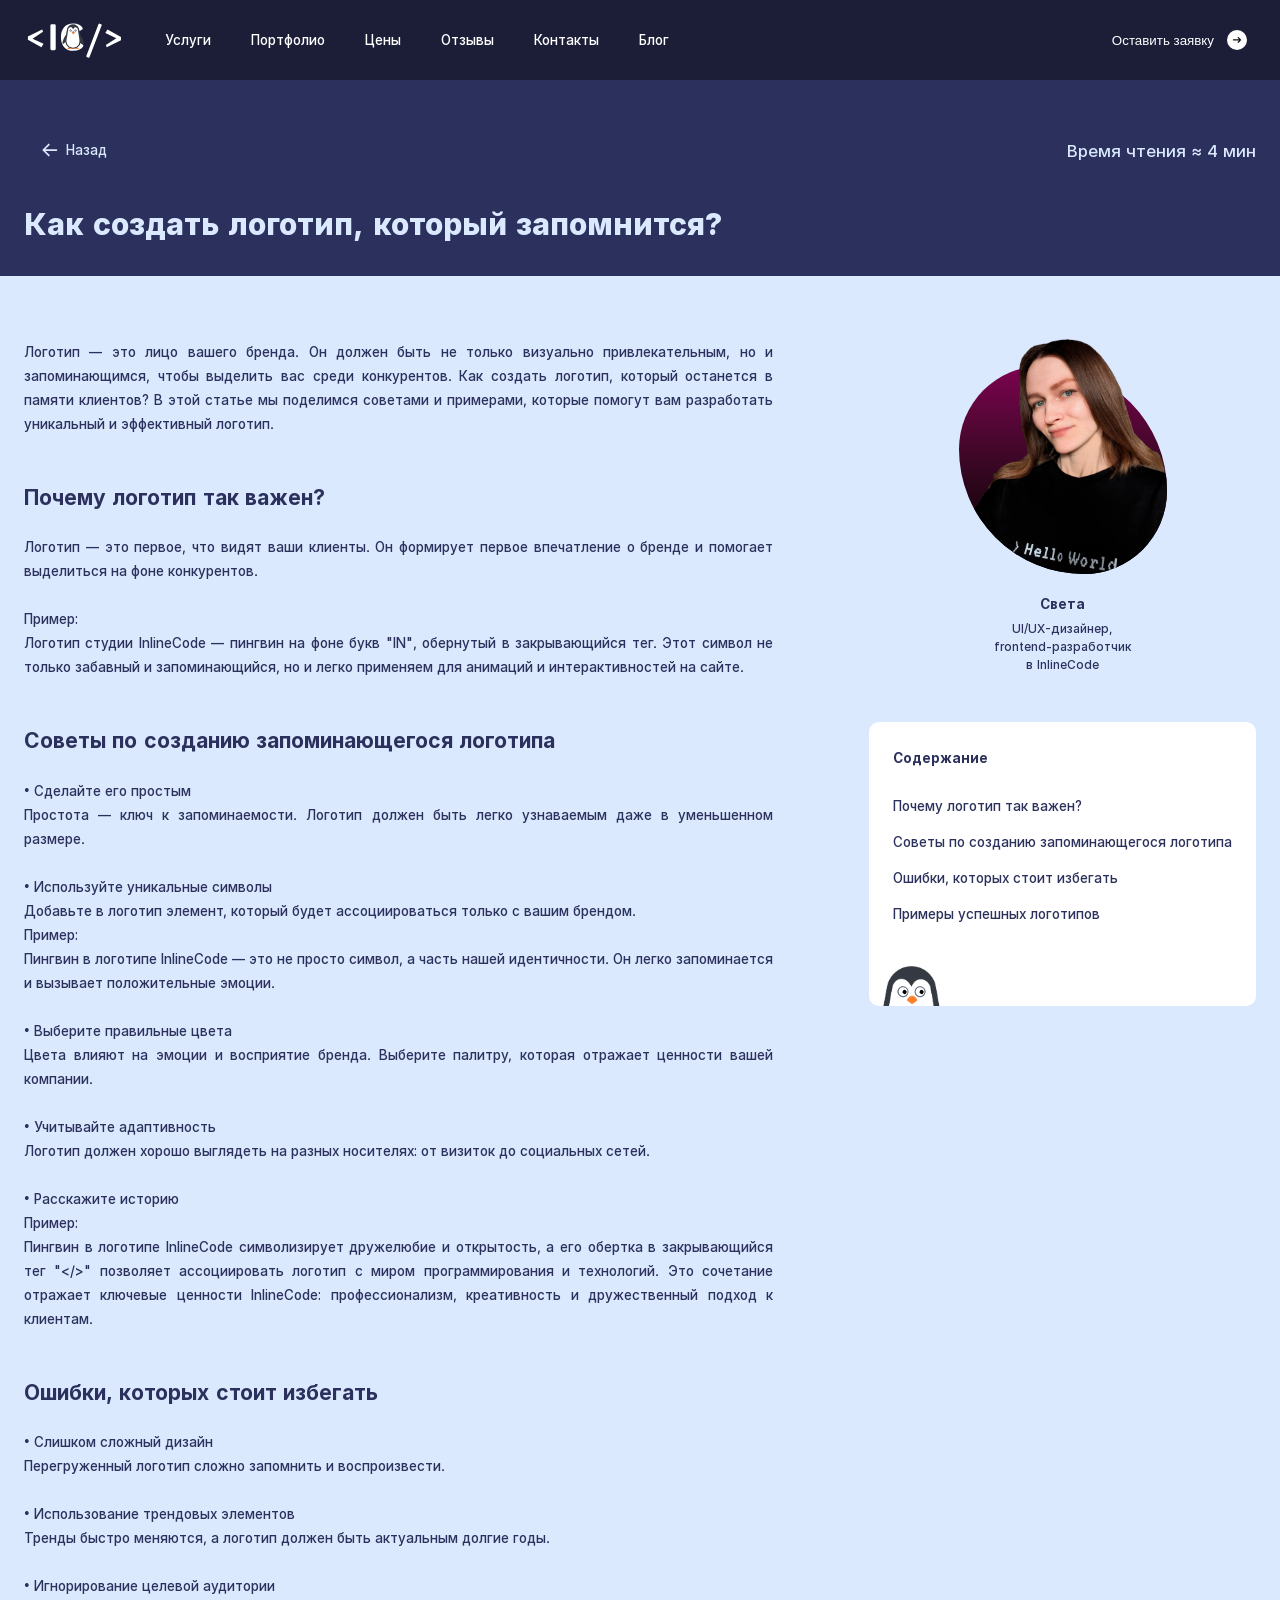
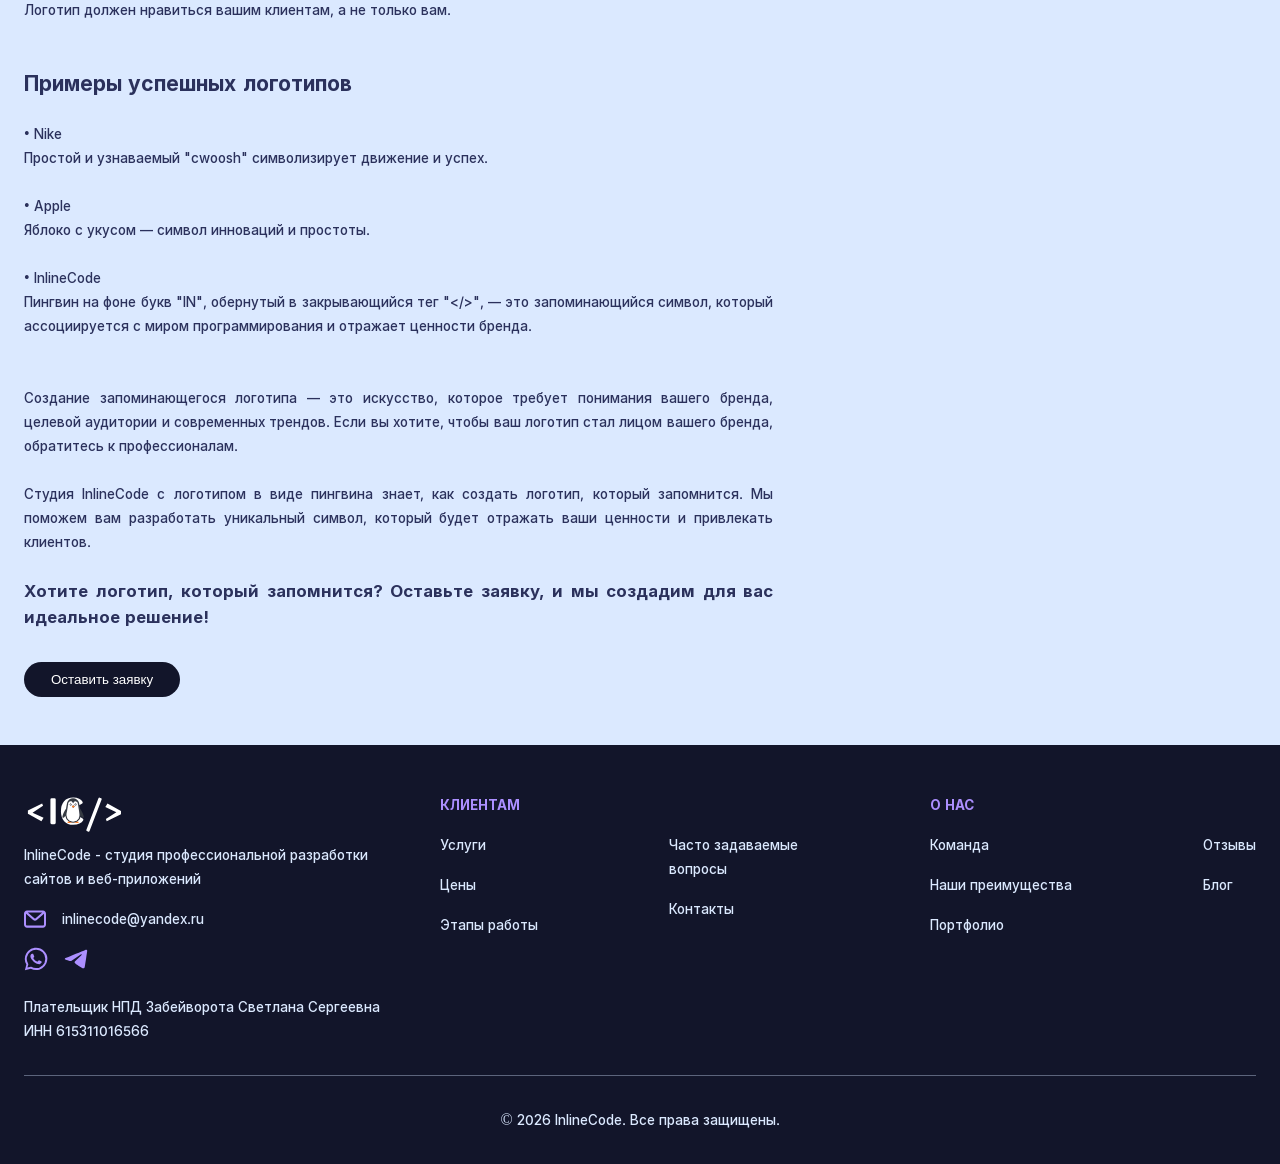
<file: blog/kak-sozdat-logotip-kotoryy-zapomnitsya/index.html>
<!doctype html><html class=Ua lang=ru><meta charset=UTF-8><meta name=viewport content="width=device-width"><meta name=color-scheme content="only light"><title>Как создать логотип, который запомнится?</title><meta name=description content="Логотип — это лицо вашего бренда. Он должен быть не только визуально привлекательным, но и запоминающимся, чтобы выделить вас среди конкурентов. Как создать логотип, который останется в памяти клиентов? В этой статье мы поделимся советами и примерами, которые помогут вам разработать уникальный и эффективный логотип."><link rel=icon href=/favicon.ico sizes=32x32><link rel=icon media="(prefers-color-scheme: light)" type=image/svg+xml href=/favicon.svg><link rel=icon media="(prefers-color-scheme: dark)" type=image/svg+xml href=/favicon-white.svg><script type=module src=/_astro/ClientRouter.astro_astro_type_script_index_0_lang.DW16d_zL.js></script><link rel=preload as=image imagesrcset="/_astro/InlineCodeSveta.C6RRCvZ6_1awnHU.webp 640w,/_astro/InlineCodeSveta.C6RRCvZ6_2q9zRH.webp 1280w" media="(max-width: 48rem)"><link rel=preload as=image imagesrcset="/_astro/InlineCodeSvetaCutted.Zf7S3tB4_1kAmE2.webp 640w,/_astro/InlineCodeSvetaCutted.Zf7S3tB4_RwbV3.webp 1280w" media="(max-width: 48rem)"><link rel=preload href=/_astro/inter-500.B3_AxxX_.woff2 as=font type=font/woff2 crossorigin><link rel=preload href=/_astro/inter-800.CvjWqXut.woff2 as=font type=font/woff2 crossorigin><link rel=preload href=/_astro/inter-700.CiPg71xT.woff2 as=font type=font/woff2 crossorigin><link href=/_astro/global.BWoF3CnQ.css rel=stylesheet><meta name=astro-view-transitions-enabled content=true><meta name=astro-view-transitions-fallback content=animate><style>.Pb[data-astro-cid-gm374vue]{border-radius:50% 40% 30% 50%/50% 30% 50% 40%;transition:border-radius 1s ease-out;animation:8s ease-in-out infinite alternate both morph,12s ease-in-out infinite alternate spin}.Mb[data-astro-cid-gm374vue]{animation:12s ease-in-out infinite alternate-reverse spin}@keyframes morph{0%{border-radius:40% 60% 60% 40%/60% 30% 70% 40%}to{border-radius:40% 60%}}@keyframes spin{to{transform:rotate(1turn)}}#blog-main h2{scroll-margin-top:var(--header-height);font-family:var(--font-inter-700,Inter-700,arial-black-fallback-700,verdana-fallback-700);font-size:var(--text-24,clamp(1.26rem,1.146rem + .538vw,1.563rem));line-height:var(--tw-leading,var(--text-24--line-height,1.1))}#blog-main p{text-align:justify}#blog-main p+h2{margin-top:var(--spacing-28-48,clamp(1.75rem,1.3152rem + 2.1739vw,3rem))}#blog-main ul:not([data-no-space]){margin-block:var(--spacing-14-24,clamp(.875rem,.6576rem + 1.087vw,1.5rem))}#blog-main h2+p,#blog-main p+p{margin-top:var(--spacing-14-24,clamp(.875rem,.6576rem + 1.087vw,1.5rem))}.wa{aspect-ratio:1;width:13.5%;rotate:var(--eye-angle);border:1px solid var(--color-gray);background:#fff;border-radius:50%;position:absolute;top:20%}.wa.xa{left:var(--eye-left)}.wa.Aa{right:var(--eye-left)}.ya{background-color:var(--color-black);width:36%;height:36%;top:15%;left:25%}@media (pointer:coarse){:where(#spy-faq,#spy-price,#spy-blog-content)[data-animate]{transition:translate .3s linear;& .wa{transition:rotate .15s linear}}}#spy-faq:where([data-animate=true],[data-animate=visibility]){--eye-angle:-120deg;translate:0 50%}#spy-blog-content{--eye-angle:120deg;&:where([data-animate=true],[data-animate=visibility]){--eye-angle:180deg;translate:0 50%}}#spy-price[data-animate=true]{translate:0 -50%;& .wa{rotate:55deg}}#spy-price[data-animate=visibility]{translate:0 50%}.astro-route-announcer{clip:rect(0 0 0 0);clip-path:inset(50%);white-space:nowrap;width:1px;height:1px;position:absolute;top:0;left:0;overflow:hidden}</style><script type=module src=/_astro/page.DffPipBq.js></script><body class="Ua Va Wa Xa Ya g h"><header id=header class="Bh C Ch Ia ud wd"> <div class=e> <div class="Dh H b g i"> <nav class=Eh> <ul class="Fh Gh Hc"> <li> <a href=/#services class="Hh Ih _b db eb"> Услуги </a> <li> <a href=/#portfolio class="Hh Ih _b db eb"> Портфолио </a> <li> <a href=/#prices class="Hh Ih _b db eb"> Цены </a> <li> <a href=/#reviews class="Hh Ih _b db eb"> Отзывы </a> <li> <a href=/#contacts class="Hh Ih _b db eb"> Контакты </a> <li> <a href=/blog/ class="Hh Ih _b db eb"> Блог </a> </li> </ul> </nav> <button aria-label="Открыть меню" id=menu-hamburger class="Jh O aj bj g i j" data-hamburger=true> <svg id=menu-icon class="Xa Yi Zi ce de k" viewBox="0 0 100 80"> <line x1=20 y1=20 x2=80 y2=20 stroke=currentColor stroke-width=8 stroke-linecap=round class="_i ce de"/> <line x1=20 y1=40 x2=80 y2=40 stroke=currentColor stroke-width=8 stroke-linecap=round class="de oi"/> <line x1=20 y1=60 x2=80 y2=60 stroke=currentColor stroke-width=8 stroke-linecap=round class="_i ce de"/> </svg> </button> <a href=/ aria-label="Домашняя страница"> <svg width=163 height=61 fill=none aria-hidden=true viewBox="0 0 163 61" class="Kh Lh c"><title>Логотип студии разработки сайтов под ключ InlineCode</title><path fill=#fff d="M28.08 42.32 6.3 30.2v-5.22l22.98-11.34 1.44 3.66-16.98 11.04 17.82 8.28zM44.677 47q-2.052 0-2.051-2.197V7.186q0-2.198 2.05-2.198h4.454q2.05 0 2.05 2.198v37.617Q51.18 47 49.13 47zm14.91-21.006q0-10.107 5.127-16.055 5.127-5.947 14.795-5.947 5.567 0 9.434 1.729 3.867 1.728 5.45 5.01 1.053 2.167-.352 2.93l-3.516 1.874q-1.845.996-3.047-1.113-.762-1.349-2.842-2.432-2.05-1.083-4.834-1.084-6.151 0-8.613 3.897-2.46 3.867-2.46 11.191t2.46 11.22q2.46 3.868 8.613 3.868 3.31 0 5.567-1.494 2.285-1.495 3.164-2.842 1.435-2.198 3.047-1.113l3.515 2.344q1.436.965.293 2.93-1.7 2.928-5.83 5.009-4.13 2.08-10.049 2.08-9.521 0-14.736-5.947-5.185-5.948-5.185-16.055m41.865 32.08q-1.377-.527-.733-2.168l19.453-50.683q.645-1.64 1.992-1.114l2.373.909q1.377.527.733 2.168l-19.453 50.683q-.645 1.641-1.992 1.113zM133.53 42.32l-1.44-3.66 16.98-11.04-17.82-8.28 3.48-5.7 21.78 12.12v5.22z"/><path fill=#353A42 d="M95.912 32.394c-1.694-5.435-3.937-8.799-5.342-10.526-.773-4.818-1.661-9.484-1.858-10.053C87.342 7.847 83.61 5 79.22 5c-4.597 0-8.473 3.122-9.67 7.383-.133.473-.955 4.873-1.69 9.498-1.407 1.731-3.642 5.092-5.333 10.513-2.129 6.829 2.788 3.717 4.17.77a12.73 12.73 0 0 0 5.65 9.513 12.4 12.4 0 0 0 6.873 2.07 12.4 12.4 0 0 0 6.873-2.07 12.73 12.73 0 0 0 5.65-9.514c1.382 2.948 6.298 6.06 4.17-.769M79.22 42.523c-5.722 0-10.377-4.709-10.377-10.496 0-3.764 2.448-17.853 2.827-19.056.746-2.367 2.95-3.48 5.053-2.46 1.582.767 2.497 2.873 2.497 2.873s.66-2.054 2.2-2.78c2.358-1.113 4.845.54 5.404 2.868.309 1.287 2.772 14.742 2.772 18.555 0 5.787-4.655 10.496-10.376 10.496"/><path fill=#FF802A d="M72.346 42.758c-1.116.086-2.104.625-2.043 2.242h17.833c.061-1.617-.926-2.156-2.043-2.242a12.4 12.4 0 0 1-6.873 2.07 12.4 12.4 0 0 1-6.874-2.07"/><path fill=#fff d="M81.42 10.604c-1.54.726-2.2 2.78-2.2 2.78s-.915-2.105-2.497-2.873c-2.103-1.02-4.307.093-5.054 2.46-.379 1.204-2.826 15.292-2.826 19.056 0 5.787 4.655 10.496 10.376 10.496s10.376-4.708 10.376-10.496c0-3.813-2.463-17.267-2.772-18.554-.559-2.33-3.045-3.981-5.403-2.87m-1.926 6.316c1.54 0 2.127 1.842 2.127 1.842l-2.127 1.559-2.127-1.559s.587-1.842 2.127-1.842m-5.526-2.067a1.396 1.396 0 0 1 1.683-1.046c.75.18 1.214.942 1.035 1.702a1.395 1.395 0 0 1-1.682 1.046 1.413 1.413 0 0 1-1.036-1.702m9.467 1.702a1.396 1.396 0 0 1-1.682-1.046 1.41 1.41 0 0 1 1.035-1.702 1.395 1.395 0 0 1 1.682 1.046 1.414 1.414 0 0 1-1.035 1.702"/><path fill=#FF802A d="M81.622 18.762s-.588-1.842-2.128-1.842-2.127 1.842-2.127 1.842l2.127 1.559z"/><path fill=#fff stroke=#353A42 stroke-width=.5 d="M76.486 15.238a1.31 1.31 0 0 1-1.301 1.32 1.31 1.31 0 0 1-1.302-1.32c0-.731.585-1.32 1.302-1.32a1.31 1.31 0 0 1 1.301 1.32Zm8.071 0a1.31 1.31 0 0 1-1.302 1.32 1.31 1.31 0 0 1-1.302-1.32c0-.731.586-1.32 1.302-1.32a1.31 1.31 0 0 1 1.302 1.32Z"/><ellipse cx=75.495 cy=15.238 fill=#353A42 rx=.31 ry=.314 /><ellipse cx=83.565 cy=15.238 fill=#353A42 rx=.31 ry=.314 /></svg> </a> <button target=modal-contact-form class="Mh O Xa Xb Yb Zb _b ac bc cc dc ec g i rd"> Оставить заявку <div class="_b g i j la sb"> <svg fill=none aria-hidden=true viewBox="0 0 13 9" height=0.4375em><path stroke=#0F0C14 stroke-linecap=round stroke-linejoin=round stroke-width=2 d="M1 4.403h10.889M8.45 1l3.439 3.5L8.45 8"/></svg> </div> </button> </div> </div> </header> <script>!function(){let e=window.matchMedia("(max-width: 64rem)");function i(){let i,s,a;e.matches&&(s=document.querySelector("header"),a=document.querySelector("[data-hamburger]"),a?.addEventListener("click",()=>{if(i||(s?.insertAdjacentHTML("afterend",'<aside class="Vd ne fi ud Nb gi Bh hi wd ii Oa ji" data-sidebar tabindex="-1"> <div class="e"> <nav> <ul class="pc ki g h"> <li style="--delay:0ms" class="_a li mi Ad k g i ni Rg oi Wd pi qi"> <svg aria-hidden="true" width="1.7em" height="1.7em"> <use href="/icons.svg#sidebar-service-icon"></use> </svg> <a href="/#services"> <span class="x Nb"></span> Услуги </a> </li><li style="--delay:50ms" class="_a li mi Ad k g i ni Rg oi Wd pi qi"> <svg aria-hidden="true" width="1.7em" height="1.7em"> <use href="/icons.svg#sidebar-portfolio-icon"></use> </svg> <a href="/#portfolio"> <span class="x Nb"></span> Портфолио </a> </li><li style="--delay:100ms" class="_a li mi Ad k g i ni Rg oi Wd pi qi"> <svg aria-hidden="true" width="1.7em" height="1.7em"> <use href="/icons.svg#sidebar-price-icon"></use> </svg> <a href="/#prices"> <span class="x Nb"></span> Цены </a> </li><li style="--delay:150ms" class="_a li mi Ad k g i ni Rg oi Wd pi qi"> <svg aria-hidden="true" width="1.7em" height="1.7em"> <use href="/icons.svg#sidebar-reviews-icon"></use> </svg> <a href="/#reviews"> <span class="x Nb"></span> Отзывы </a> </li><li style="--delay:200ms" class="_a li mi Ad k g i ni Rg oi Wd pi qi"> <svg aria-hidden="true" width="1.7em" height="1.7em" class="yc"> <use href="/icons.svg#sidebar-contacts-icon"></use> </svg> <a href="/#contacts"> <span class="x Nb"></span> Контакты </a> </li><li style="--delay:250ms" class="_a li mi Ad k g i ni Rg oi Wd pi qi"> <svg aria-hidden="true" width="1.7em" height="1.7em"> <use href="/icons.svg#sidebar-blog-icon"></use> </svg> <a href="/blog"> <span class="x Nb"></span> Блог </a> </li> </ul> </nav> </div> </aside>'),(i=document.querySelector("aside")).addEventListener("click",e=>{e.target?.closest("a")&&a.click()})),a.classList.toggle("open"),i.dataset.active){delete i.dataset.active,delete document.body.dataset.lock;return}document.body.dataset.lock="true",i.dataset.active="true"}))}i(),document.addEventListener("astro:after-swap",i),e.addEventListener("change",i)}()</script> <div class="a b c"></div> <main id=blog-main class="d t"> <div class=a> <div class=e> <div class="_a ab bb g i"> <a href=/blog/ class="G K O P cb db eb g i ia ua"> <svg width=1.125em height=1em fill=none aria-hidden=true viewBox="0 0 18 16" class=Z><path stroke=currentColor stroke-linecap=round stroke-linejoin=round stroke-width=2 d="M1.5 8h15m-15 0 6.25-6.25M1.5 8l6.25 6.25"/></svg> Назад </a> <div class="G s">Время чтения ≈ 4 мин</div> </div> <h1 class="G fb gb hb">Как создать логотип, который запомнится?</h1> </div> </div> <div class=w> <div class=e> <div class="I U ib jb kb lb"> <div> <div> <p> Логотип — это лицо вашего бренда. Он должен быть не только визуально привлекательным, но и запоминающимся, чтобы выделить вас среди конкурентов. Как создать логотип, который останется в памяти клиентов? В этой статье мы поделимся советами и примерами, которые помогут вам разработать уникальный и эффективный логотип. </p> <h2 id=1>Почему логотип так важен?</h2> <p> Логотип — это первое, что видят ваши клиенты. Он формирует первое впечатление о бренде и помогает выделиться на фоне конкурентов. </p> <p> Пример:<br> Логотип студии InlineCode — пингвин на фоне букв "IN", обернутый в закрывающийся тег. Этот символ не только забавный и запоминающийся, но и легко применяем для анимаций и интерактивностей на сайте. </p> <h2 id=2>Советы по созданию запоминающегося логотипа</h2> <p> <span>• Сделайте его простым</span><br> Простота — ключ к запоминаемости. Логотип должен быть легко узнаваемым даже в уменьшенном размере. </p> <p> <span>• Используйте уникальные символы</span><br> Добавьте в логотип элемент, который будет ассоциироваться только с вашим брендом.<br> Пример:<br> Пингвин в логотипе InlineCode — это не просто символ, а часть нашей идентичности. Он легко запоминается и вызывает положительные эмоции. </p> <p> <span>• Выберите правильные цвета</span><br> Цвета влияют на эмоции и восприятие бренда. Выберите палитру, которая отражает ценности вашей компании. </p> <p> <span>• Учитывайте адаптивность</span><br> Логотип должен хорошо выглядеть на разных носителях: от визиток до социальных сетей. </p> <p> <span>• Расскажите историю</span><br> Пример:<br> Пингвин в логотипе InlineCode символизирует дружелюбие и открытость, а его обертка в закрывающийся тег "&lt;/>" позволяет ассоциировать логотип с миром программирования и технологий. Это сочетание отражает ключевые ценности InlineCode: профессионализм, креативность и дружественный подход к клиентам. </p> <h2 id=3>Ошибки, которых стоит избегать</h2> <p> <span>• Слишком сложный дизайн</span><br> Перегруженный логотип сложно запомнить и воспроизвести. </p> <p> <span>• Использование трендовых элементов</span><br> Тренды быстро меняются, а логотип должен быть актуальным долгие годы. </p> <p> <span>• Игнорирование целевой аудитории</span><br> Логотип должен нравиться вашим клиентам, а не только вам. </p> <h2 id=4>Примеры успешных логотипов</h2> <p> <span>• Nike</span><br> Простой и узнаваемый "сwoosh" символизирует движение и успех. </p> <p> <span>• Apple</span><br> Яблоко с укусом — символ инноваций и простоты. </p> <p> <span>• InlineCode</span><br> Пингвин на фоне букв "IN", обернутый в закрывающийся тег "&lt;/>", — это запоминающийся символ, который ассоциируется с миром программирования и отражает ценности бренда. </p> <div class=q></div> <p> Создание запоминающегося логотипа — это искусство, которое требует понимания вашего бренда, целевой аудитории и современных трендов. Если вы хотите, чтобы ваш логотип стал лицом вашего бренда, обратитесь к профессионалам. </p> <p> Студия InlineCode с логотипом в виде пингвина знает, как создать логотип, который запомнится. Мы поможем вам разработать уникальный символ, который будет отражать ваши ценности и привлекать клиентов. </p> <p class="r s"> Хотите логотип, который запомнится? Оставьте заявку, и мы создадим для вас идеальное решение! </p> </div> <button class="O P Q R Va Xa _b ia ja lc mb mc nc" target=modal-contact-form> Оставить заявку </button> </div> <div class="H J g j nb ob pb qb rb"> <div> <div class="Kb Lb g i j k" data-astro-cid-gm374vue> <div class="Pb Qb Rb Sb Tb U Vb Wb Za sb" data-astro-cid-gm374vue> <div class="Kb Lb Mb" data-astro-cid-gm374vue> <img srcset="/_astro/InlineCodeSveta.C6RRCvZ6_1awnHU.webp 640w,/_astro/InlineCodeSveta.C6RRCvZ6_2q9zRH.webp 1280w" loading=eager decoding=async fetchpriority=auto width=1620 height=1900 class="ub vb" alt="InlineCode разработчик"> </div> </div> <div class="Nb x" data-astro-cid-gm374vue> <img srcset="/_astro/InlineCodeSvetaCutted.Zf7S3tB4_1kAmE2.webp 640w,/_astro/InlineCodeSvetaCutted.Zf7S3tB4_RwbV3.webp 1280w" loading=eager decoding=async fetchpriority=auto width=1620 height=1900 class="ub vb" alt="InlineCode разработчик"> </div> </div> <div class=wb> <div class="p r"> Света </div> <div class="Z p xb"> UI/UX-дизайнер, <br> frontend-разработчик <br> в InlineCode </div> </div> </div> <div class="C d yb zb"> <div class="Ab Bb C Cb Db Eb Fb Za k ka la"> <div class="Gb r">Содержание</div> <ul id=contentListWrapper class="Hb Ib g h" role=list> <li data-id=1 class="Jb O"> Почему логотип так важен? <li data-id=2 class="Jb O"> Советы по созданию запоминающегося логотипа <li data-id=3 class="Jb O"> Ошибки, которых стоит избегать <li data-id=4 class="Jb O"> Примеры успешных логотипов </li> </ul> <div class="Ka x y z"> <div data-pen-spy id=spy-blog-content class="Ba Ca Da Ea Fa Ga Ha Qa Ra Sa Ta"> <div class="wa xa"> <div class="x ya za"></div> </div> <div class="Aa wa"> <div class="x ya za"></div> </div> </div> </div> <script type=module>document.addEventListener("astro:page-load",()=>{let e=window.matchMedia("(pointer: coarse)").matches,t=window.matchMedia("(min-width:48rem)"),a=document.querySelectorAll("[data-pen-spy]"),i,n={},r=t.matches,s=e=>{let t=e.getBoundingClientRect(),a=t.left+window.scrollX+t.width/2,i=t.top+window.scrollY+t.height/2;n[e.id]=[a,i]},d=()=>a.forEach(s),l=new IntersectionObserver(e=>{e.forEach(e=>{let t=e.target.firstElementChild;"spy-blog-content"===t.id&&r?e.isIntersecting?i=setInterval(()=>{s(t)},500):clearInterval(i):e.isIntersecting&&(t.dataset.animate="visibility",setTimeout(()=>{t.dataset.animate="false"},250))})},{threshold:.5});a.forEach(t=>{let a=t.parentElement;("spy-price"!==t.id||e)&&a&&l.observe(a)}),e||(d(),window.addEventListener("mousemove",e=>{let t=e.pageY,i=e.pageX;Array.from(a).slice(0,1).forEach(e=>{let[a,r]=n[e.id],s=-(180/Math.PI*Math.atan2(i-a,t-r)*1)+180;e.style.setProperty("--eye-angle",s+"deg")})}),window.addEventListener("resize",d)),e&&a.forEach(e=>{e.addEventListener("click",t=>{e.dataset.animate=["true","visibility"].includes(e.dataset.animate)?"false":"true"}),e.addEventListener("transitionend",t=>{"translate"===t.propertyName&&(e.dataset.animate="false")})}),t.addEventListener("change",e=>{r=e.matches})})</script> </div> </div> </div> </div> </div> </div> </main> <footer class="G ab" aria-labelledby=footer-heading> <h2 id=footer-heading class=jd>Footer</h2> <div class=e> <div class="Df H Ie g h"> <div class=Nh> <a href=/ aria-label="Домашняя страница"><svg width=163 height=61 fill=none aria-hidden=true viewBox="0 0 163 61" class="Kh Lh c"><title>Логотип студии разработки сайтов под ключ InlineCode</title><path fill=#fff d="M28.08 42.32 6.3 30.2v-5.22l22.98-11.34 1.44 3.66-16.98 11.04 17.82 8.28zM44.677 47q-2.052 0-2.051-2.197V7.186q0-2.198 2.05-2.198h4.454q2.05 0 2.05 2.198v37.617Q51.18 47 49.13 47zm14.91-21.006q0-10.107 5.127-16.055 5.127-5.947 14.795-5.947 5.567 0 9.434 1.729 3.867 1.728 5.45 5.01 1.053 2.167-.352 2.93l-3.516 1.874q-1.845.996-3.047-1.113-.762-1.349-2.842-2.432-2.05-1.083-4.834-1.084-6.151 0-8.613 3.897-2.46 3.867-2.46 11.191t2.46 11.22q2.46 3.868 8.613 3.868 3.31 0 5.567-1.494 2.285-1.495 3.164-2.842 1.435-2.198 3.047-1.113l3.515 2.344q1.436.965.293 2.93-1.7 2.928-5.83 5.009-4.13 2.08-10.049 2.08-9.521 0-14.736-5.947-5.185-5.948-5.185-16.055m41.865 32.08q-1.377-.527-.733-2.168l19.453-50.683q.645-1.64 1.992-1.114l2.373.909q1.377.527.733 2.168l-19.453 50.683q-.645 1.641-1.992 1.113zM133.53 42.32l-1.44-3.66 16.98-11.04-17.82-8.28 3.48-5.7 21.78 12.12v5.22z"/><path fill=#353A42 d="M95.912 32.394c-1.694-5.435-3.937-8.799-5.342-10.526-.773-4.818-1.661-9.484-1.858-10.053C87.342 7.847 83.61 5 79.22 5c-4.597 0-8.473 3.122-9.67 7.383-.133.473-.955 4.873-1.69 9.498-1.407 1.731-3.642 5.092-5.333 10.513-2.129 6.829 2.788 3.717 4.17.77a12.73 12.73 0 0 0 5.65 9.513 12.4 12.4 0 0 0 6.873 2.07 12.4 12.4 0 0 0 6.873-2.07 12.73 12.73 0 0 0 5.65-9.514c1.382 2.948 6.298 6.06 4.17-.769M79.22 42.523c-5.722 0-10.377-4.709-10.377-10.496 0-3.764 2.448-17.853 2.827-19.056.746-2.367 2.95-3.48 5.053-2.46 1.582.767 2.497 2.873 2.497 2.873s.66-2.054 2.2-2.78c2.358-1.113 4.845.54 5.404 2.868.309 1.287 2.772 14.742 2.772 18.555 0 5.787-4.655 10.496-10.376 10.496"/><path fill=#FF802A d="M72.346 42.758c-1.116.086-2.104.625-2.043 2.242h17.833c.061-1.617-.926-2.156-2.043-2.242a12.4 12.4 0 0 1-6.873 2.07 12.4 12.4 0 0 1-6.874-2.07"/><path fill=#fff d="M81.42 10.604c-1.54.726-2.2 2.78-2.2 2.78s-.915-2.105-2.497-2.873c-2.103-1.02-4.307.093-5.054 2.46-.379 1.204-2.826 15.292-2.826 19.056 0 5.787 4.655 10.496 10.376 10.496s10.376-4.708 10.376-10.496c0-3.813-2.463-17.267-2.772-18.554-.559-2.33-3.045-3.981-5.403-2.87m-1.926 6.316c1.54 0 2.127 1.842 2.127 1.842l-2.127 1.559-2.127-1.559s.587-1.842 2.127-1.842m-5.526-2.067a1.396 1.396 0 0 1 1.683-1.046c.75.18 1.214.942 1.035 1.702a1.395 1.395 0 0 1-1.682 1.046 1.413 1.413 0 0 1-1.036-1.702m9.467 1.702a1.396 1.396 0 0 1-1.682-1.046 1.41 1.41 0 0 1 1.035-1.702 1.395 1.395 0 0 1 1.682 1.046 1.414 1.414 0 0 1-1.035 1.702"/><path fill=#FF802A d="M81.622 18.762s-.588-1.842-2.128-1.842-2.127 1.842-2.127 1.842l2.127 1.559z"/><path fill=#fff stroke=#353A42 stroke-width=.5 d="M76.486 15.238a1.31 1.31 0 0 1-1.301 1.32 1.31 1.31 0 0 1-1.302-1.32c0-.731.585-1.32 1.302-1.32a1.31 1.31 0 0 1 1.301 1.32Zm8.071 0a1.31 1.31 0 0 1-1.302 1.32 1.31 1.31 0 0 1-1.302-1.32c0-.731.586-1.32 1.302-1.32a1.31 1.31 0 0 1 1.302 1.32Z"/><ellipse cx=75.495 cy=15.238 fill=#353A42 rx=.31 ry=.314 /><ellipse cx=83.565 cy=15.238 fill=#353A42 rx=.31 ry=.314 /></svg></a> <p class="G Oh"> InlineCode - студия профессиональной разработки сайтов и веб-приложений </p> <div class="D _a g ha i k"> <svg width=1.375em height=1.125em fill=none aria-hidden=true viewBox="0 0 22 18" class="c md"><path fill=#AC8FFF fill-rule=evenodd d="M19 .466c1.657 0 3 1.444 3 3.224v10.75c0 1.78-1.343 3.224-3 3.224H3c-1.657 0-3-1.444-3-3.225V3.69C0 1.91 1.343.466 3 .466zm-.747 2.15H3.747l6.633 5.628a.946.946 0 0 0 1.24 0zM2 3.872v10.567c0 .594.448 1.075 1 1.075h16c.552 0 1-.481 1-1.075V3.872l-7.141 6.06a2.84 2.84 0 0 1-3.718 0z" clip-rule=evenodd /></svg> <a class=ld href=mailto:inlinecode@yandex.ru><span class="Nb x"></span>inlinecode@yandex.ru</a> </div> <div class="D _a g"> <a target=_blank href="https://wa.me/79515227332?text=Здравствуйте! Хотел бы заказать у вас сайт. Когда можно обсудить детали?" rel=nofollow aria-label="Заказ сайта в Telegram"> <svg width=1.5em height=1.5em fill=none aria-hidden=true viewBox="0 0 24 24" class=yc><g fill=currentColor clip-path=url(#a)><path d="M17.13 14.196c-.285-.134-1.65-.807-1.905-.912s-.435-.135-.63.15c-.195.284-.72.897-.885 1.092-.165.194-.315.209-.6 0a7.7 7.7 0 0 1-2.235-1.377 7.9 7.9 0 0 1-1.5-1.93c-.165-.269 0-.418.12-.568s.27-.314.42-.479q.165-.214.27-.463a.57.57 0 0 0 0-.494c0-.135-.63-1.496-.87-2.05s-.45-.478-.615-.478h-.6a1.08 1.08 0 0 0-.75.344 3.14 3.14 0 0 0-.975 2.319A5.36 5.36 0 0 0 7.5 12.267a12.47 12.47 0 0 0 4.785 4.188c.66.284 1.17.449 1.575.584.569.171 1.17.207 1.755.104a2.9 2.9 0 0 0 1.89-1.316c.173-.416.23-.87.165-1.316-.075-.105-.255-.18-.54-.315"/><path d="M19.935 4.01A11.04 11.04 0 0 0 12 .747c-1.953.01-3.868.532-5.556 1.511a11.14 11.14 0 0 0-4.06 4.072 11.1 11.1 0 0 0 .001 11.097l-1.5 5.759 5.91-1.496a11.1 11.1 0 0 0 5.325 1.346H12c2.217.015 4.388-.63 6.236-1.85a11.14 11.14 0 0 0 4.141-5.005 11.1 11.1 0 0 0-2.442-12.173M12 21.122a9.2 9.2 0 0 1-4.725-1.302l-.33-.194-3.51.912.93-3.41-.21-.344A9.224 9.224 0 0 1 6.253 4.678a9.287 9.287 0 0 1 12.302.663 9.15 9.15 0 0 1 2.715 6.537 9.25 9.25 0 0 1-2.72 6.532A9.3 9.3 0 0 1 12 21.124"/></g><defs><clipPath id=a><path fill=#fff d="M0 0h24v23.934H0z"/></clipPath></defs></svg> </a> <a target=_blank href="https://t.me/InlineCode_chat?text=Здравствуйте! Хотел бы заказать у вас сайт. Когда можно обсудить детали?" rel=nofollow aria-label="Заказать создание сайта через WhatsApp"> <svg width=1.5em height=1.5em fill=none aria-hidden=true viewBox="0 0 24 24" class=yc><path fill=currentColor d="M21.294 2.906C18.34 4.126 5.679 9.356 2.18 10.782c-2.346.913-.973 1.769-.973 1.769s2.003.685 3.72 1.198c1.717.514 2.632-.057 2.632-.057l8.07-5.421c2.86-1.94 2.174-.343 1.487.342a217 217 0 0 1-6.009 5.707c-.915.8-.457 1.484-.057 1.826 1.488 1.256 5.551 3.824 5.78 3.995 1.209.854 3.587 2.082 3.949-.513l1.43-8.96c.458-3.025.916-5.821.973-6.62.172-1.94-1.888-1.142-1.888-1.142"/></svg> </a> </div> <div class="dg va"> <p class=G> Плательщик НПД Забейворота Светлана Сергеевна </p> <div class=G>ИНН 615311016566</div> </div> </div> <div class="Ib J Ph Qh Rh Sh Th d g"> <div class="Wh Xh Yh Zh _a _h g h nf"> <ul class="_a g h"> <li class="r yc">КЛИЕНТАМ</li> <li> <a class=Uh href=/#services> Услуги </a> <li> <a class=Uh href=/#prices> Цены </a> <li> <a class=Uh href=/#stages> Этапы работы </a> </li> </ul> <ul class="_a g h"> <li class="Hc Vh he qf r"> КЛИЕНТАМ </li> <li> <a class=Uh href=/#faq> Часто задаваемые <br> вопросы </a> <li> <a class=Uh href=/#contacts> Контакты </a> </li> </ul> </div><div class="Wh Xh Yh _a g h nf"> <ul class="_a g h"> <li class="r yc">О НАС</li> <li> <a class=Uh href=/#team> Команда </a> <li> <a class=Uh href=/#advantages> Наши преимущества </a> <li> <a class=Uh href=/#portfolio> Портфолио </a> </li> </ul> <ul class="_a g h"> <li class="Hc Vh he qf r"> О НАС </li> <li> <a class=Uh href=/#reviews> Отзывы </a> <li> <a class=Uh href=/blog/> Блог </a> </li> </ul> </div> </div> </div> <hr class=ba> <p class="G mf p"> © 2026 InlineCode. Все права защищены. </p> </div> </footer> <dialog class="C Ni Ua cj dj ej i j" id=modal-contact-form tabindex=-1> <div class="C Ka e"> <div class="Ta fa k td"> <form id=form-modal-contact-form data-contact-form class="K Vd Wi Xi w" novalidate> <div class="Md T U t"> <div data-group class=Vd> <div class=k> <input id=modal-contact-form-name type=text name=name class="C Ji Ki Li Mi Ni Oa Oi P ka mi" aria-required=true autocomplete=given-name> <label for=modal-contact-form-name class="Ia Li Pi Qi _e r w x"> Имя* </label> <svg width=1.5em height=1.5em fill=none aria-hidden=true viewBox="0 0 24 24" class="Ri _e eg x"><path stroke=#2B315C stroke-linecap=round stroke-linejoin=round stroke-width=2 d="M5 21a7 7 0 1 1 14 0M16 7a4 4 0 1 1-8 0 4 4 0 0 1 8 0"/></svg> </div> <span role=alert class="Bi Ci Hc Oh Si"> *Обязательное поле </span> </div><div data-group class=Vd> <div class=k> <input id=modal-contact-form-email type=email name=email class="C Ji Ki Li Mi Ni Oa Oi P ka mi" aria-required=false autocomplete=email inputmode=email> <label for=modal-contact-form-email class="Ia Li Pi Qi _e r w x"> Email </label> <svg width=1.5em height=1.5em fill=none aria-hidden=true viewBox="0 0 24 24" class="Ri _e eg x"><path stroke=#1C274C stroke-width=1.5 d="M2 12c0-3.771 0-5.657 1.172-6.828S6.229 4 10 4h4c3.771 0 5.657 0 6.828 1.172S22 8.229 22 12s0 5.657-1.172 6.828S17.771 20 14 20h-4c-3.771 0-5.657 0-6.828-1.172S2 15.771 2 12Z"/><path stroke=#1C274C stroke-linecap=round stroke-width=1.5 d="m6 8 2.159 1.8c1.837 1.53 2.755 2.295 3.841 2.295s2.005-.765 3.841-2.296L18 8"/></svg> </div> <span role=alert class="Bi Ci Hc Oh Si"> *Обязательное поле </span> </div><div data-group class=Vd> <div class=k> <input id=modal-contact-form-mobile type=text name=mobile class="C Ji Ki Li Mi Ni Oa Oi P ka mi" aria-required=true autocomplete=tel inputmode=tel> <label for=modal-contact-form-mobile class="Ia Li Pi Qi _e r w x"> Телефон* </label> <svg width=1.5em height=1.688em fill=none aria-hidden=true viewBox="0 0 24 27" class="Ri _e eg x"><path fill=currentColor d="m15.094 16.04.514-.54-1.194-1.265-.513.539zm2.24-.765 2.154 1.236.809-1.568-2.156-1.236zm2.57 3.691-1.603 1.68 1.193 1.266 1.602-1.68zm-2.58 2.222c-1.635.16-5.867.017-10.449-4.787l-1.193 1.265c5 5.243 9.759 5.5 11.8 5.299zM6.875 16.4c-4.367-4.58-5.09-8.432-5.18-10.103L.004 6.4c.113 2.103 1.009 6.371 5.677 11.266zm1.552-7.353.323-.34-1.193-1.265-.324.34zm.58-4.664L7.586 2.38 6.231 3.45l1.422 2.004zm-6.206-2.44L1.03 3.801l1.192 1.265 1.77-1.857zM7.83 8.415a31 31 0 0 0-.598-.63l-.002.001-.003.004-.058.068a1.9 1.9 0 0 0-.27.498c-.115.322-.176.747-.099 1.274.151 1.029.824 2.389 2.546 4.194l1.193-1.265c-1.612-1.69-1.996-2.718-2.067-3.203-.034-.23.001-.344.011-.371q.01-.025.002-.007a.3.3 0 0 1-.036.046l-.01.011-.01.012c-.002 0-.002.001-.599-.632m1.516 5.41c1.722 1.806 3.018 2.509 3.996 2.667.5.08.902.016 1.208-.104a1.7 1.7 0 0 0 .473-.28l.064-.062.004-.003.001-.002c.001 0 .002-.002-.595-.634-.596-.633-.595-.634-.595-.635l.002-.001.003-.004.006-.006.054-.047q.016-.01-.008.002c-.028.01-.138.048-.36.012-.467-.075-1.449-.48-3.06-2.169zM7.586 2.38C6.435.76 4.173.504 2.8 1.944l1.193 1.265c.6-.628 1.665-.564 2.237.24zM1.693 6.298c-.022-.411.157-.842.53-1.232L1.03 3.801C.424 4.436-.053 5.336.005 6.4zM18.3 20.647c-.31.325-.642.508-.977.54l.157 1.778c.83-.082 1.508-.523 2.013-1.053zM8.75 8.709c1.11-1.165 1.192-3.007.257-4.325l-1.355 1.07c.455.64.388 1.482-.096 1.99zm10.737 7.802c.923.529 1.067 1.772.415 2.455l1.194 1.266c1.512-1.586 1.045-4.231-.8-5.29zm-3.88-1.01c.433-.455 1.13-.567 1.725-.226l.808-1.568c-1.222-.7-2.74-.507-3.727.528z"/></svg> </div> <span role=alert class="Bi Ci Hc Oh Si"> *Обязательное поле </span> </div><div data-group> <div class=k> <input id=modal-contact-form-money type=text name=money class="C Ji Ki Li Mi Ni Oa Oi P ka mi" aria-required=false autocomplete=off> <label for=modal-contact-form-money class="Ia Li Pi Qi _e r w x"> Планируемый бюджет </label> <svg width=1.5em height=1.5em fill=none aria-hidden=true viewBox="0 0 24 24" class="Ri _e eg x"><path stroke=#2B315C stroke-width=1.5 d="M2 14c0-3.771 0-5.657 1.172-6.828S6.229 6 10 6h4c3.771 0 5.657 0 6.828 1.172S22 10.229 22 14s0 5.657-1.172 6.828S17.771 22 14 22h-4c-3.771 0-5.657 0-6.828-1.172S2 17.771 2 14Zm14-8c0-1.886 0-2.828-.586-3.414S13.886 2 12 2s-2.828 0-3.414.586S8 4.114 8 6"/><path stroke=#2B315C stroke-linecap=round stroke-width=1.5 d="M12 17.333c1.105 0 2-.746 2-1.666S13.105 14 12 14s-2-.746-2-1.667c0-.92.895-1.666 2-1.666m0 6.666c-1.105 0-2-.746-2-1.666m2 1.666V18m0-7.333V10m0 .667c1.105 0 2 .746 2 1.666"/></svg> </div> </div> </div> <div class="D k"> <label for=modal-contact-form-form-modal-contact-form class="k r ri t w xc">Расскажите о том, что вы хотите реализовать </label> <div class="C Ji Ni Oa P gj jj ka kj"> <textarea class="C Li fj ga gj hj ij th" id=modal-contact-form-form-modal-contact-form name=message></textarea> </div> <script type=module>document.addEventListener("astro:page-load",()=>{document.querySelectorAll("textarea").forEach(e=>{e.addEventListener("input",()=>{let t=e.scrollHeight;e.style.height="auto",e.style.height=`${e.scrollHeight}px`,t>190?(e.style.maxHeight="190px",e.style.overflowY="scroll"):(e.style.overflowY="hidden",e.style.maxHeight="none")})})})</script> </div> <p class="Oh ba si ti"> Заполняя данную форму вы соглашаетесь на обработку персональных данных “InlineCode” в соответствии с законом №152-Ф3 “О персональных данных” <a class=Dg href=/_astro/politica.D0fZ4gIV.pdf download rel=nofollow aria-label="Документ политики конфиденциальности">политика конфиденциальности.</a> </p> <div class="Ei Mh ha k"> <img src=/_astro/pen-business.0-11Z_IM_14fn2z.webp alt="Оставить заявку для сайта под ключ" loading=lazy decoding=async fetchpriority=auto width=603 height=441 class="Cc Ti Ui Vi x"> <button type=submit class="Fi G Hd O Q R Sb U Vd _b a"> <span class="Gi bd cd">Отправить</span> <span class="Hc Hi Ii _b bd cd sb"></span> </button> </div> <script type=module src=/_astro/ContactForm.astro_astro_type_script_index_0_lang.y6fOp714.js></script> </form> <input form=form-modal-contact-form type=hidden name=smile value=:(> <div class="Ad Ia Ja O P _b _e bi ci di g gf i j x" data-target-close=modal-contact-form> <svg width=14 height=14 fill=none aria-hidden=true viewBox="0 0 14 14" class="Ka ai"><path fill=#DBE9FF d="m8.957 6.872 4.096-4.095c.596-.596.596-1.49 0-2.085-.223-.298-.596-.522-.968-.522a1.47 1.47 0 0 0-1.043.447l-4.17 4.17L2.777.692C2.18.096 1.213.096.69.692a1.3 1.3 0 0 0-.52 1.042c0 .447.148.745.446 1.043l4.096 4.095-4.096 4.096c-.223.298-.447.67-.447 1.117 0 .372.15.745.447 1.043s.67.447 1.043.447a1.47 1.47 0 0 0 1.042-.447l4.096-4.096 4.096 4.096c.595.595 1.563.595 2.085 0 .595-.596.595-1.564 0-2.085z"/></svg> </div> </div> </div> </dialog> <script type=module>document.addEventListener("astro:page-load",()=>{document.querySelectorAll("dialog").forEach(e=>{let t=document.querySelectorAll(`[target=${e.id}]`),d=document.querySelectorAll(`[data-target-close=${e.id}]`);e.addEventListener("click",t=>{t.target===e&&e.close()}),e.addEventListener("close",()=>{delete document.body.dataset.lock}),t.forEach(t=>{t.addEventListener("click",()=>{e.showModal(),document.body.dataset.lock="true"})}),d.forEach(t=>{t.addEventListener("click",()=>{e.close()})})})})</script> <script type=module>document.addEventListener("astro:page-load",()=>{document.querySelectorAll("[data-close]").forEach(e=>{let l=e.closest("[data-close-parent]");e.addEventListener("click",()=>{l&&(l.classList.remove("grid","flex","block","inline-block","table"),l.classList.add("hidden"))})})})</script> <script type=module>document.addEventListener("astro:page-load",()=>{let e,d,t=((e=document.createElement("div")).style.visibility="hidden",e.style.overflow="scroll",document.body.appendChild(e),d=e.offsetWidth-e.clientWidth,e.parentNode.removeChild(e),d);document.body.style.setProperty("--scrollbar-width",t+"px"),new ResizeObserver(e=>{document.body.dataset.lock&&document.body.scrollHeight>window.innerHeight?document.body.style.paddingRight=`${t}px`:document.body.style.paddingRight=""}).observe(document.body)})</script> <script type=module>document.addEventListener("astro:page-load",()=>{let e=document.getElementById("contentListWrapper");e?.addEventListener("click",e=>{let t=e.target;"LI"===t.nodeName&&document.getElementById(t.dataset.id)?.scrollIntoView()})})</script>
</file>
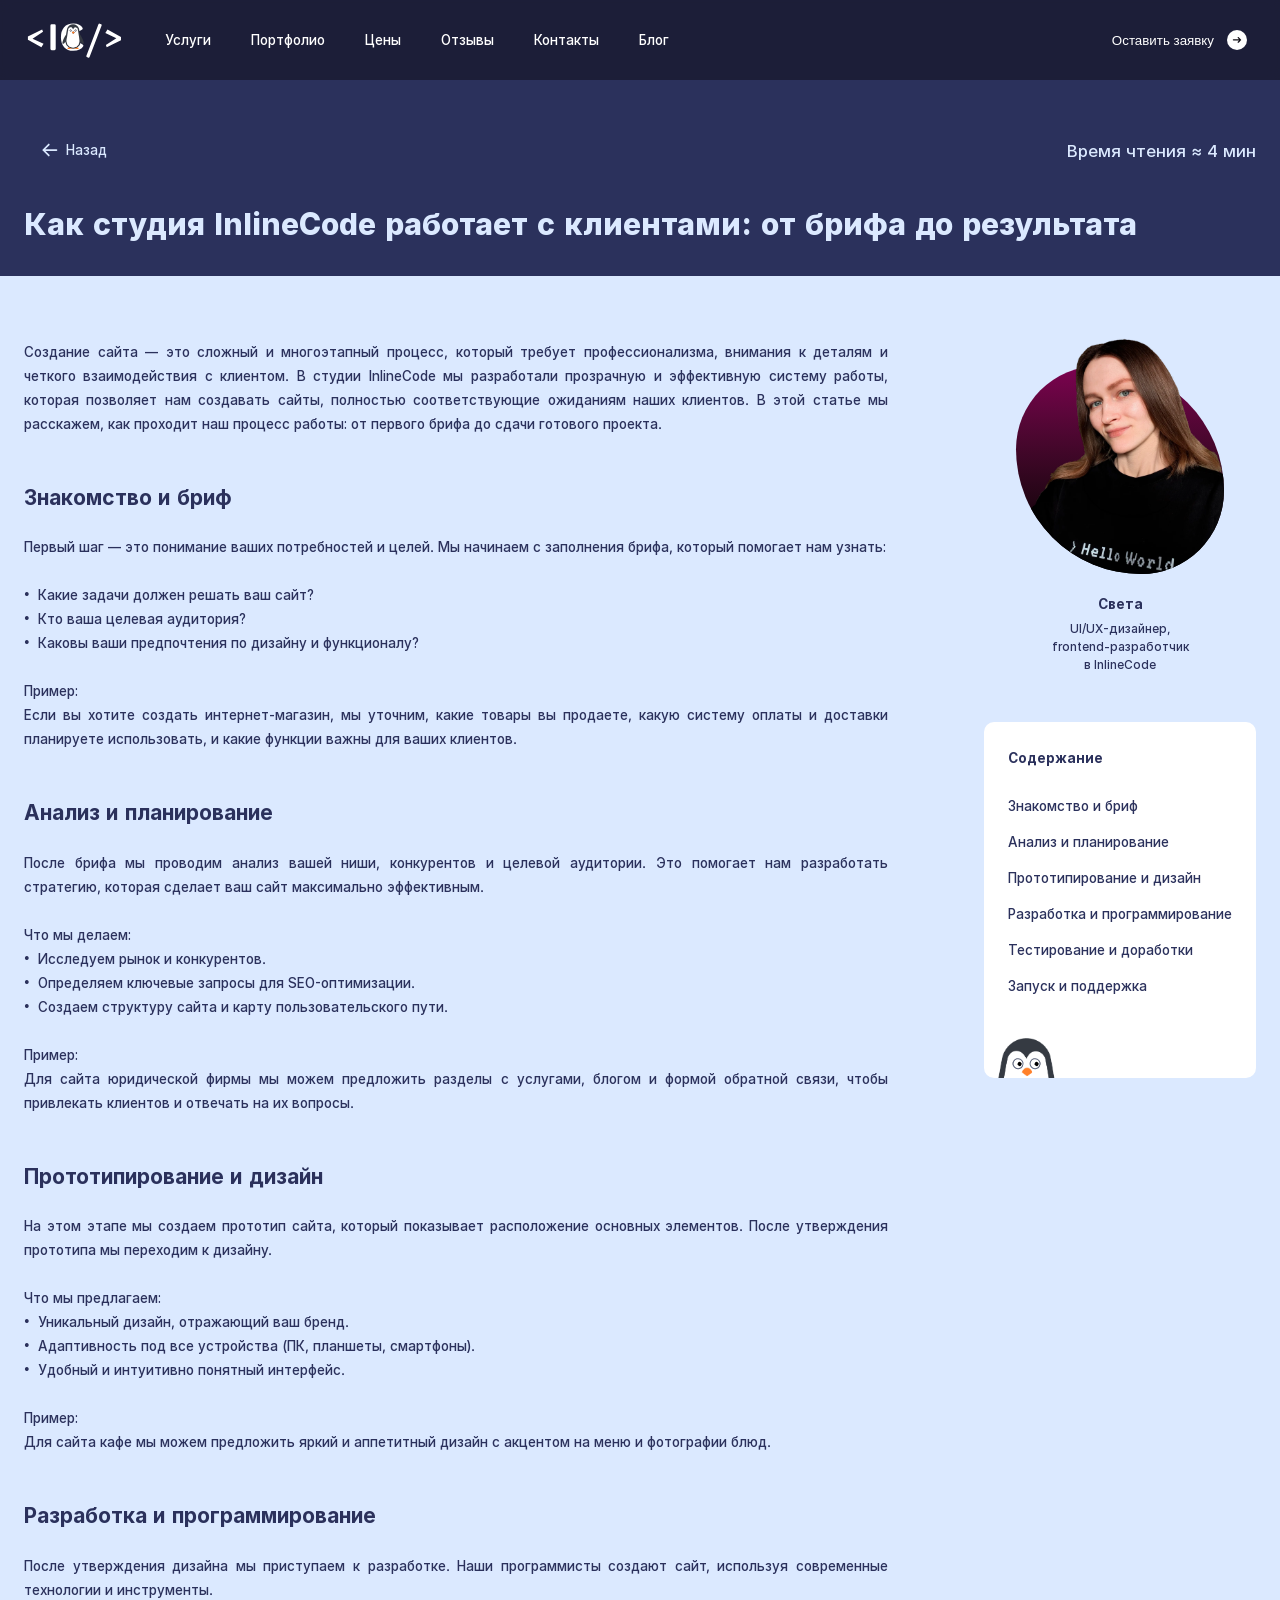
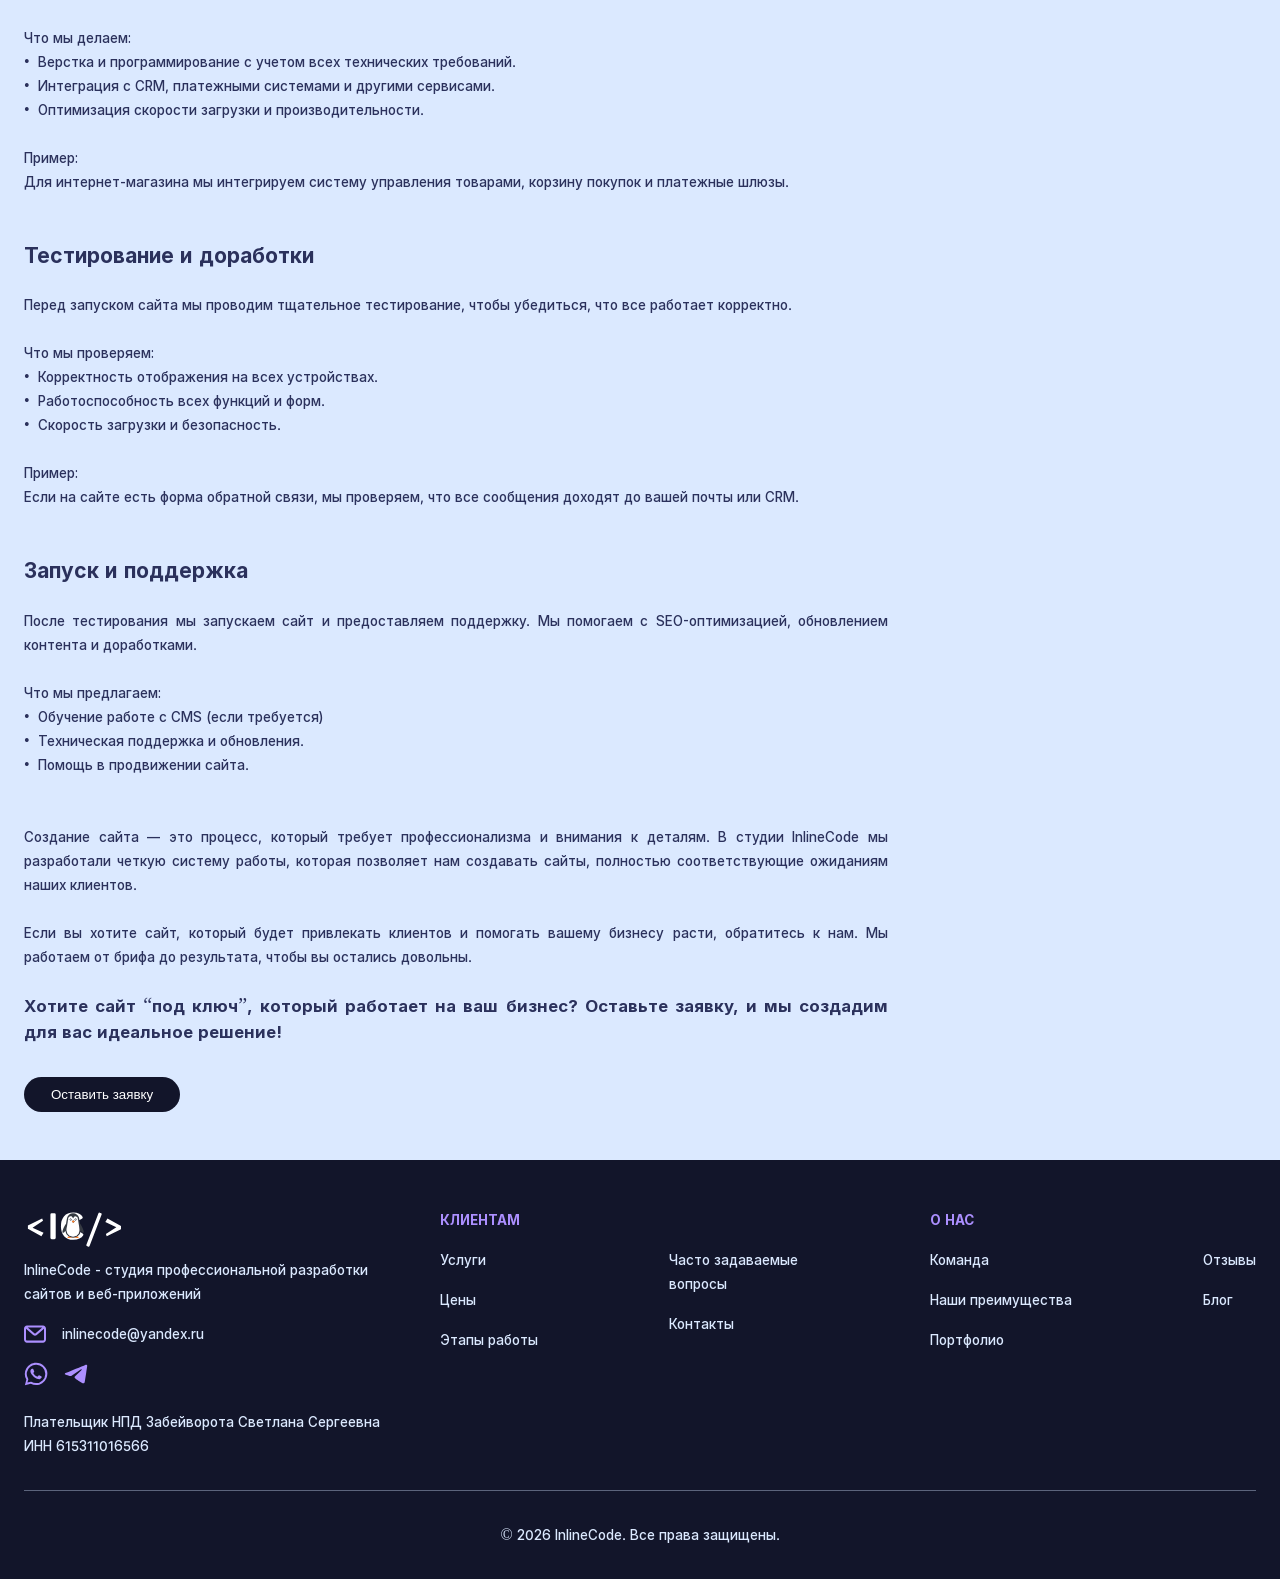
<file: blog/kak-studiya-inlinecode-rabotaet-s-klientami-ot-brifa-do-rezultata/index.html>
<!doctype html><html class=Ua lang=ru><meta charset=UTF-8><meta name=viewport content="width=device-width"><meta name=color-scheme content="only light"><title>Как студия InlineCode работает с клиентами: от брифа до результата</title><meta name=description content="Создание сайта — это сложный и многоэтапный процесс, который требует профессионализма, внимания к деталям и четкого взаимодействия с клиентом. В студии InlineCode мы разработали прозрачную и эффективную систему работы, которая позволяет нам создавать сайты, полностью соответствующие ожиданиям наших клиентов. В этой статье мы расскажем, как проходит наш процесс работы: от первого брифа до сдачи готового проекта."><link rel=icon href=/favicon.ico sizes=32x32><link rel=icon media="(prefers-color-scheme: light)" type=image/svg+xml href=/favicon.svg><link rel=icon media="(prefers-color-scheme: dark)" type=image/svg+xml href=/favicon-white.svg><script type=module src=/_astro/ClientRouter.astro_astro_type_script_index_0_lang.DW16d_zL.js></script><link rel=preload as=image imagesrcset="/_astro/InlineCodeSveta.C6RRCvZ6_1awnHU.webp 640w,/_astro/InlineCodeSveta.C6RRCvZ6_2q9zRH.webp 1280w" media="(max-width: 48rem)"><link rel=preload as=image imagesrcset="/_astro/InlineCodeSvetaCutted.Zf7S3tB4_1kAmE2.webp 640w,/_astro/InlineCodeSvetaCutted.Zf7S3tB4_RwbV3.webp 1280w" media="(max-width: 48rem)"><link rel=preload href=/_astro/inter-500.B3_AxxX_.woff2 as=font type=font/woff2 crossorigin><link rel=preload href=/_astro/inter-800.CvjWqXut.woff2 as=font type=font/woff2 crossorigin><link rel=preload href=/_astro/inter-700.CiPg71xT.woff2 as=font type=font/woff2 crossorigin><link href=/_astro/global.BWoF3CnQ.css rel=stylesheet><meta name=astro-view-transitions-enabled content=true><meta name=astro-view-transitions-fallback content=animate><style>.Pb[data-astro-cid-gm374vue]{border-radius:50% 40% 30% 50%/50% 30% 50% 40%;transition:border-radius 1s ease-out;animation:8s ease-in-out infinite alternate both morph,12s ease-in-out infinite alternate spin}.Mb[data-astro-cid-gm374vue]{animation:12s ease-in-out infinite alternate-reverse spin}@keyframes morph{0%{border-radius:40% 60% 60% 40%/60% 30% 70% 40%}to{border-radius:40% 60%}}@keyframes spin{to{transform:rotate(1turn)}}#blog-main h2{scroll-margin-top:var(--header-height);font-family:var(--font-inter-700,Inter-700,arial-black-fallback-700,verdana-fallback-700);font-size:var(--text-24,clamp(1.26rem,1.146rem + .538vw,1.563rem));line-height:var(--tw-leading,var(--text-24--line-height,1.1))}#blog-main p{text-align:justify}#blog-main p+h2{margin-top:var(--spacing-28-48,clamp(1.75rem,1.3152rem + 2.1739vw,3rem))}#blog-main ul:not([data-no-space]){margin-block:var(--spacing-14-24,clamp(.875rem,.6576rem + 1.087vw,1.5rem))}#blog-main h2+p,#blog-main p+p{margin-top:var(--spacing-14-24,clamp(.875rem,.6576rem + 1.087vw,1.5rem))}.wa{aspect-ratio:1;width:13.5%;rotate:var(--eye-angle);border:1px solid var(--color-gray);background:#fff;border-radius:50%;position:absolute;top:20%}.wa.xa{left:var(--eye-left)}.wa.Aa{right:var(--eye-left)}.ya{background-color:var(--color-black);width:36%;height:36%;top:15%;left:25%}@media (pointer:coarse){:where(#spy-faq,#spy-price,#spy-blog-content)[data-animate]{transition:translate .3s linear;& .wa{transition:rotate .15s linear}}}#spy-faq:where([data-animate=true],[data-animate=visibility]){--eye-angle:-120deg;translate:0 50%}#spy-blog-content{--eye-angle:120deg;&:where([data-animate=true],[data-animate=visibility]){--eye-angle:180deg;translate:0 50%}}#spy-price[data-animate=true]{translate:0 -50%;& .wa{rotate:55deg}}#spy-price[data-animate=visibility]{translate:0 50%}.astro-route-announcer{clip:rect(0 0 0 0);clip-path:inset(50%);white-space:nowrap;width:1px;height:1px;position:absolute;top:0;left:0;overflow:hidden}</style><script type=module src=/_astro/page.DffPipBq.js></script><body class="Ua Va Wa Xa Ya g h"><header id=header class="Bh C Ch Ia ud wd"> <div class=e> <div class="Dh H b g i"> <nav class=Eh> <ul class="Fh Gh Hc"> <li> <a href=/#services class="Hh Ih _b db eb"> Услуги </a> <li> <a href=/#portfolio class="Hh Ih _b db eb"> Портфолио </a> <li> <a href=/#prices class="Hh Ih _b db eb"> Цены </a> <li> <a href=/#reviews class="Hh Ih _b db eb"> Отзывы </a> <li> <a href=/#contacts class="Hh Ih _b db eb"> Контакты </a> <li> <a href=/blog/ class="Hh Ih _b db eb"> Блог </a> </li> </ul> </nav> <button aria-label="Открыть меню" id=menu-hamburger class="Jh O aj bj g i j" data-hamburger=true> <svg id=menu-icon class="Xa Yi Zi ce de k" viewBox="0 0 100 80"> <line x1=20 y1=20 x2=80 y2=20 stroke=currentColor stroke-width=8 stroke-linecap=round class="_i ce de"/> <line x1=20 y1=40 x2=80 y2=40 stroke=currentColor stroke-width=8 stroke-linecap=round class="de oi"/> <line x1=20 y1=60 x2=80 y2=60 stroke=currentColor stroke-width=8 stroke-linecap=round class="_i ce de"/> </svg> </button> <a href=/ aria-label="Домашняя страница"> <svg width=163 height=61 fill=none aria-hidden=true viewBox="0 0 163 61" class="Kh Lh c"><title>Логотип студии разработки сайтов под ключ InlineCode</title><path fill=#fff d="M28.08 42.32 6.3 30.2v-5.22l22.98-11.34 1.44 3.66-16.98 11.04 17.82 8.28zM44.677 47q-2.052 0-2.051-2.197V7.186q0-2.198 2.05-2.198h4.454q2.05 0 2.05 2.198v37.617Q51.18 47 49.13 47zm14.91-21.006q0-10.107 5.127-16.055 5.127-5.947 14.795-5.947 5.567 0 9.434 1.729 3.867 1.728 5.45 5.01 1.053 2.167-.352 2.93l-3.516 1.874q-1.845.996-3.047-1.113-.762-1.349-2.842-2.432-2.05-1.083-4.834-1.084-6.151 0-8.613 3.897-2.46 3.867-2.46 11.191t2.46 11.22q2.46 3.868 8.613 3.868 3.31 0 5.567-1.494 2.285-1.495 3.164-2.842 1.435-2.198 3.047-1.113l3.515 2.344q1.436.965.293 2.93-1.7 2.928-5.83 5.009-4.13 2.08-10.049 2.08-9.521 0-14.736-5.947-5.185-5.948-5.185-16.055m41.865 32.08q-1.377-.527-.733-2.168l19.453-50.683q.645-1.64 1.992-1.114l2.373.909q1.377.527.733 2.168l-19.453 50.683q-.645 1.641-1.992 1.113zM133.53 42.32l-1.44-3.66 16.98-11.04-17.82-8.28 3.48-5.7 21.78 12.12v5.22z"/><path fill=#353A42 d="M95.912 32.394c-1.694-5.435-3.937-8.799-5.342-10.526-.773-4.818-1.661-9.484-1.858-10.053C87.342 7.847 83.61 5 79.22 5c-4.597 0-8.473 3.122-9.67 7.383-.133.473-.955 4.873-1.69 9.498-1.407 1.731-3.642 5.092-5.333 10.513-2.129 6.829 2.788 3.717 4.17.77a12.73 12.73 0 0 0 5.65 9.513 12.4 12.4 0 0 0 6.873 2.07 12.4 12.4 0 0 0 6.873-2.07 12.73 12.73 0 0 0 5.65-9.514c1.382 2.948 6.298 6.06 4.17-.769M79.22 42.523c-5.722 0-10.377-4.709-10.377-10.496 0-3.764 2.448-17.853 2.827-19.056.746-2.367 2.95-3.48 5.053-2.46 1.582.767 2.497 2.873 2.497 2.873s.66-2.054 2.2-2.78c2.358-1.113 4.845.54 5.404 2.868.309 1.287 2.772 14.742 2.772 18.555 0 5.787-4.655 10.496-10.376 10.496"/><path fill=#FF802A d="M72.346 42.758c-1.116.086-2.104.625-2.043 2.242h17.833c.061-1.617-.926-2.156-2.043-2.242a12.4 12.4 0 0 1-6.873 2.07 12.4 12.4 0 0 1-6.874-2.07"/><path fill=#fff d="M81.42 10.604c-1.54.726-2.2 2.78-2.2 2.78s-.915-2.105-2.497-2.873c-2.103-1.02-4.307.093-5.054 2.46-.379 1.204-2.826 15.292-2.826 19.056 0 5.787 4.655 10.496 10.376 10.496s10.376-4.708 10.376-10.496c0-3.813-2.463-17.267-2.772-18.554-.559-2.33-3.045-3.981-5.403-2.87m-1.926 6.316c1.54 0 2.127 1.842 2.127 1.842l-2.127 1.559-2.127-1.559s.587-1.842 2.127-1.842m-5.526-2.067a1.396 1.396 0 0 1 1.683-1.046c.75.18 1.214.942 1.035 1.702a1.395 1.395 0 0 1-1.682 1.046 1.413 1.413 0 0 1-1.036-1.702m9.467 1.702a1.396 1.396 0 0 1-1.682-1.046 1.41 1.41 0 0 1 1.035-1.702 1.395 1.395 0 0 1 1.682 1.046 1.414 1.414 0 0 1-1.035 1.702"/><path fill=#FF802A d="M81.622 18.762s-.588-1.842-2.128-1.842-2.127 1.842-2.127 1.842l2.127 1.559z"/><path fill=#fff stroke=#353A42 stroke-width=.5 d="M76.486 15.238a1.31 1.31 0 0 1-1.301 1.32 1.31 1.31 0 0 1-1.302-1.32c0-.731.585-1.32 1.302-1.32a1.31 1.31 0 0 1 1.301 1.32Zm8.071 0a1.31 1.31 0 0 1-1.302 1.32 1.31 1.31 0 0 1-1.302-1.32c0-.731.586-1.32 1.302-1.32a1.31 1.31 0 0 1 1.302 1.32Z"/><ellipse cx=75.495 cy=15.238 fill=#353A42 rx=.31 ry=.314 /><ellipse cx=83.565 cy=15.238 fill=#353A42 rx=.31 ry=.314 /></svg> </a> <button target=modal-contact-form class="Mh O Xa Xb Yb Zb _b ac bc cc dc ec g i rd"> Оставить заявку <div class="_b g i j la sb"> <svg fill=none aria-hidden=true viewBox="0 0 13 9" height=0.4375em><path stroke=#0F0C14 stroke-linecap=round stroke-linejoin=round stroke-width=2 d="M1 4.403h10.889M8.45 1l3.439 3.5L8.45 8"/></svg> </div> </button> </div> </div> </header> <script>!function(){let e=window.matchMedia("(max-width: 64rem)");function i(){let i,s,a;e.matches&&(s=document.querySelector("header"),a=document.querySelector("[data-hamburger]"),a?.addEventListener("click",()=>{if(i||(s?.insertAdjacentHTML("afterend",'<aside class="Vd ne fi ud Nb gi Bh hi wd ii Oa ji" data-sidebar tabindex="-1"> <div class="e"> <nav> <ul class="pc ki g h"> <li style="--delay:0ms" class="_a li mi Ad k g i ni Rg oi Wd pi qi"> <svg aria-hidden="true" width="1.7em" height="1.7em"> <use href="/icons.svg#sidebar-service-icon"></use> </svg> <a href="/#services"> <span class="x Nb"></span> Услуги </a> </li><li style="--delay:50ms" class="_a li mi Ad k g i ni Rg oi Wd pi qi"> <svg aria-hidden="true" width="1.7em" height="1.7em"> <use href="/icons.svg#sidebar-portfolio-icon"></use> </svg> <a href="/#portfolio"> <span class="x Nb"></span> Портфолио </a> </li><li style="--delay:100ms" class="_a li mi Ad k g i ni Rg oi Wd pi qi"> <svg aria-hidden="true" width="1.7em" height="1.7em"> <use href="/icons.svg#sidebar-price-icon"></use> </svg> <a href="/#prices"> <span class="x Nb"></span> Цены </a> </li><li style="--delay:150ms" class="_a li mi Ad k g i ni Rg oi Wd pi qi"> <svg aria-hidden="true" width="1.7em" height="1.7em"> <use href="/icons.svg#sidebar-reviews-icon"></use> </svg> <a href="/#reviews"> <span class="x Nb"></span> Отзывы </a> </li><li style="--delay:200ms" class="_a li mi Ad k g i ni Rg oi Wd pi qi"> <svg aria-hidden="true" width="1.7em" height="1.7em" class="yc"> <use href="/icons.svg#sidebar-contacts-icon"></use> </svg> <a href="/#contacts"> <span class="x Nb"></span> Контакты </a> </li><li style="--delay:250ms" class="_a li mi Ad k g i ni Rg oi Wd pi qi"> <svg aria-hidden="true" width="1.7em" height="1.7em"> <use href="/icons.svg#sidebar-blog-icon"></use> </svg> <a href="/blog"> <span class="x Nb"></span> Блог </a> </li> </ul> </nav> </div> </aside>'),(i=document.querySelector("aside")).addEventListener("click",e=>{e.target?.closest("a")&&a.click()})),a.classList.toggle("open"),i.dataset.active){delete i.dataset.active,delete document.body.dataset.lock;return}document.body.dataset.lock="true",i.dataset.active="true"}))}i(),document.addEventListener("astro:after-swap",i),e.addEventListener("change",i)}()</script> <div class="a b c"></div> <main id=blog-main class="d t"> <div class=a> <div class=e> <div class="_a ab bb g i"> <a href=/blog/ class="G K O P cb db eb g i ia ua"> <svg width=1.125em height=1em fill=none aria-hidden=true viewBox="0 0 18 16" class=Z><path stroke=currentColor stroke-linecap=round stroke-linejoin=round stroke-width=2 d="M1.5 8h15m-15 0 6.25-6.25M1.5 8l6.25 6.25"/></svg> Назад </a> <div class="G s">Время чтения ≈ 4 мин</div> </div> <h1 class="G fb gb hb">Как студия InlineCode работает с клиентами: от брифа до результата</h1> </div> </div> <div class=w> <div class=e> <div class="I U ib jb kb lb"> <div> <div> <p> Создание сайта — это сложный и многоэтапный процесс, который требует профессионализма, внимания к деталям и четкого взаимодействия с клиентом. В студии InlineCode мы разработали прозрачную и эффективную систему работы, которая позволяет нам создавать сайты, полностью соответствующие ожиданиям наших клиентов. В этой статье мы расскажем, как проходит наш процесс работы: от первого брифа до сдачи готового проекта. </p> <h2 id=1>Знакомство и бриф</h2> <p> Первый шаг — это понимание ваших потребностей и целей. Мы начинаем с заполнения брифа, который помогает нам узнать:<br> </p> <ul role=list> <li class="g ua"> <span>•</span> Какие задачи должен решать ваш сайт? </li> <li class="g ua"><span>•</span> Кто ваша целевая аудитория?</li> <li class="g ua"> <span>•</span> Каковы ваши предпочтения по дизайну и функционалу? </li> </ul> <p> Пример:<br> Если вы хотите создать интернет-магазин, мы уточним, какие товары вы продаете, какую систему оплаты и доставки планируете использовать, и какие функции важны для ваших клиентов. </p> <h2 id=2>Анализ и планирование</h2> <p> После брифа мы проводим анализ вашей ниши, конкурентов и целевой аудитории. Это помогает нам разработать стратегию, которая сделает ваш сайт максимально эффективным. </p> <ul role=list> <li>Что мы делаем:</li> <li class="g ua"> <span>•</span> Исследуем рынок и конкурентов. </li> <li class="g ua"> <span>•</span>Определяем ключевые запросы для SEO-оптимизации. </li> <li class="g ua"> <span>•</span> Создаем структуру сайта и карту пользовательского пути. </li> </ul> <p> Пример:<br>Для сайта юридической фирмы мы можем предложить разделы с услугами, блогом и формой обратной связи, чтобы привлекать клиентов и отвечать на их вопросы. </p> <h2 id=3>Прототипирование и дизайн</h2> <p> На этом этапе мы создаем прототип сайта, который показывает расположение основных элементов. После утверждения прототипа мы переходим к дизайну. </p> <ul role=list> <li>Что мы предлагаем:</li> <li class="g ua"> <span>•</span> Уникальный дизайн, отражающий ваш бренд. </li> <li class="g ua"> <span>•</span>Адаптивность под все устройства (ПК, планшеты, смартфоны). </li> <li class="g ua"> <span>•</span> Удобный и интуитивно понятный интерфейс. </li> </ul> <p> Пример:<br> Для сайта кафе мы можем предложить яркий и аппетитный дизайн с акцентом на меню и фотографии блюд. </p> <h2 id=4>Разработка и программирование</h2> <p> После утверждения дизайна мы приступаем к разработке. Наши программисты создают сайт, используя современные технологии и инструменты. </p> <ul role=list> <li>Что мы делаем:</li> <li class="g ua"> <span>•</span> Верстка и программирование с учетом всех технических требований. </li> <li class="g ua"> <span>•</span> Интеграция с CRM, платежными системами и другими сервисами. </li> <li class="g ua"> <span>•</span> Оптимизация скорости загрузки и производительности. </li> </ul> <p> Пример:<br> Для интернет-магазина мы интегрируем систему управления товарами, корзину покупок и платежные шлюзы. </p> <h2 id=5>Тестирование и доработки</h2> <p> Перед запуском сайта мы проводим тщательное тестирование, чтобы убедиться, что все работает корректно. </p> <ul role=list> <li>Что мы проверяем:</li> <li class="g ua"> <span>•</span> Корректность отображения на всех устройствах. </li> <li class="g ua"> <span>•</span> Работоспособность всех функций и форм. </li> <li class="g ua"> <span>•</span> Скорость загрузки и безопасность. </li> </ul> <p> Пример:<br> Если на сайте есть форма обратной связи, мы проверяем, что все сообщения доходят до вашей почты или CRM. </p> <h2 id=6>Запуск и поддержка</h2> <p> После тестирования мы запускаем сайт и предоставляем поддержку. Мы помогаем с SEO-оптимизацией, обновлением контента и доработками. </p> <ul role=list> <li>Что мы предлагаем:</li> <li class="g ua"> <span>•</span> Обучение работе с CMS (если требуется) </li> <li class="g ua"> <span>•</span> Техническая поддержка и обновления. </li> <li class="g ua"> <span>•</span> Помощь в продвижении сайта. </li> </ul> <div class=q></div> <p> Создание сайта — это процесс, который требует профессионализма и внимания к деталям. В студии InlineCode мы разработали четкую систему работы, которая позволяет нам создавать сайты, полностью соответствующие ожиданиям наших клиентов. </p> <p> Если вы хотите сайт, который будет привлекать клиентов и помогать вашему бизнесу расти, обратитесь к нам. Мы работаем от брифа до результата, чтобы вы остались довольны. </p> <p class="r s"> Хотите сайт “под ключ”, который работает на ваш бизнес? Оставьте заявку, и мы создадим для вас идеальное решение! </p> </div> <button class="O P Q R Va Xa _b ia ja lc mb mc nc" target=modal-contact-form> Оставить заявку </button> </div> <div class="H J g j nb ob pb qb rb"> <div> <div class="Kb Lb g i j k" data-astro-cid-gm374vue> <div class="Pb Qb Rb Sb Tb U Vb Wb Za sb" data-astro-cid-gm374vue> <div class="Kb Lb Mb" data-astro-cid-gm374vue> <img srcset="/_astro/InlineCodeSveta.C6RRCvZ6_1awnHU.webp 640w,/_astro/InlineCodeSveta.C6RRCvZ6_2q9zRH.webp 1280w" loading=eager decoding=async fetchpriority=auto width=1620 height=1900 class="ub vb" alt="InlineCode разработчик"> </div> </div> <div class="Nb x" data-astro-cid-gm374vue> <img srcset="/_astro/InlineCodeSvetaCutted.Zf7S3tB4_1kAmE2.webp 640w,/_astro/InlineCodeSvetaCutted.Zf7S3tB4_RwbV3.webp 1280w" loading=eager decoding=async fetchpriority=auto width=1620 height=1900 class="ub vb" alt="InlineCode разработчик"> </div> </div> <div class=wb> <div class="p r"> Света </div> <div class="Z p xb"> UI/UX-дизайнер, <br> frontend-разработчик <br> в InlineCode </div> </div> </div> <div class="C d yb zb"> <div class="Ab Bb C Cb Db Eb Fb Za k ka la"> <div class="Gb r">Содержание</div> <ul id=contentListWrapper class="Hb Ib g h" role=list> <li data-id=1 class="Jb O"> Знакомство и бриф <li data-id=2 class="Jb O"> Анализ и планирование <li data-id=3 class="Jb O"> Прототипирование и дизайн <li data-id=4 class="Jb O"> Разработка и программирование <li data-id=5 class="Jb O"> Тестирование и доработки <li data-id=6 class="Jb O"> Запуск и поддержка </li> </ul> <div class="Ka x y z"> <div data-pen-spy id=spy-blog-content class="Ba Ca Da Ea Fa Ga Ha Qa Ra Sa Ta"> <div class="wa xa"> <div class="x ya za"></div> </div> <div class="Aa wa"> <div class="x ya za"></div> </div> </div> </div> <script type=module>document.addEventListener("astro:page-load",()=>{let e=window.matchMedia("(pointer: coarse)").matches,t=window.matchMedia("(min-width:48rem)"),a=document.querySelectorAll("[data-pen-spy]"),i,n={},r=t.matches,s=e=>{let t=e.getBoundingClientRect(),a=t.left+window.scrollX+t.width/2,i=t.top+window.scrollY+t.height/2;n[e.id]=[a,i]},d=()=>a.forEach(s),l=new IntersectionObserver(e=>{e.forEach(e=>{let t=e.target.firstElementChild;"spy-blog-content"===t.id&&r?e.isIntersecting?i=setInterval(()=>{s(t)},500):clearInterval(i):e.isIntersecting&&(t.dataset.animate="visibility",setTimeout(()=>{t.dataset.animate="false"},250))})},{threshold:.5});a.forEach(t=>{let a=t.parentElement;("spy-price"!==t.id||e)&&a&&l.observe(a)}),e||(d(),window.addEventListener("mousemove",e=>{let t=e.pageY,i=e.pageX;Array.from(a).slice(0,1).forEach(e=>{let[a,r]=n[e.id],s=-(180/Math.PI*Math.atan2(i-a,t-r)*1)+180;e.style.setProperty("--eye-angle",s+"deg")})}),window.addEventListener("resize",d)),e&&a.forEach(e=>{e.addEventListener("click",t=>{e.dataset.animate=["true","visibility"].includes(e.dataset.animate)?"false":"true"}),e.addEventListener("transitionend",t=>{"translate"===t.propertyName&&(e.dataset.animate="false")})}),t.addEventListener("change",e=>{r=e.matches})})</script> </div> </div> </div> </div> </div> </div> </main> <footer class="G ab" aria-labelledby=footer-heading> <h2 id=footer-heading class=jd>Footer</h2> <div class=e> <div class="Df H Ie g h"> <div class=Nh> <a href=/ aria-label="Домашняя страница"><svg width=163 height=61 fill=none aria-hidden=true viewBox="0 0 163 61" class="Kh Lh c"><title>Логотип студии разработки сайтов под ключ InlineCode</title><path fill=#fff d="M28.08 42.32 6.3 30.2v-5.22l22.98-11.34 1.44 3.66-16.98 11.04 17.82 8.28zM44.677 47q-2.052 0-2.051-2.197V7.186q0-2.198 2.05-2.198h4.454q2.05 0 2.05 2.198v37.617Q51.18 47 49.13 47zm14.91-21.006q0-10.107 5.127-16.055 5.127-5.947 14.795-5.947 5.567 0 9.434 1.729 3.867 1.728 5.45 5.01 1.053 2.167-.352 2.93l-3.516 1.874q-1.845.996-3.047-1.113-.762-1.349-2.842-2.432-2.05-1.083-4.834-1.084-6.151 0-8.613 3.897-2.46 3.867-2.46 11.191t2.46 11.22q2.46 3.868 8.613 3.868 3.31 0 5.567-1.494 2.285-1.495 3.164-2.842 1.435-2.198 3.047-1.113l3.515 2.344q1.436.965.293 2.93-1.7 2.928-5.83 5.009-4.13 2.08-10.049 2.08-9.521 0-14.736-5.947-5.185-5.948-5.185-16.055m41.865 32.08q-1.377-.527-.733-2.168l19.453-50.683q.645-1.64 1.992-1.114l2.373.909q1.377.527.733 2.168l-19.453 50.683q-.645 1.641-1.992 1.113zM133.53 42.32l-1.44-3.66 16.98-11.04-17.82-8.28 3.48-5.7 21.78 12.12v5.22z"/><path fill=#353A42 d="M95.912 32.394c-1.694-5.435-3.937-8.799-5.342-10.526-.773-4.818-1.661-9.484-1.858-10.053C87.342 7.847 83.61 5 79.22 5c-4.597 0-8.473 3.122-9.67 7.383-.133.473-.955 4.873-1.69 9.498-1.407 1.731-3.642 5.092-5.333 10.513-2.129 6.829 2.788 3.717 4.17.77a12.73 12.73 0 0 0 5.65 9.513 12.4 12.4 0 0 0 6.873 2.07 12.4 12.4 0 0 0 6.873-2.07 12.73 12.73 0 0 0 5.65-9.514c1.382 2.948 6.298 6.06 4.17-.769M79.22 42.523c-5.722 0-10.377-4.709-10.377-10.496 0-3.764 2.448-17.853 2.827-19.056.746-2.367 2.95-3.48 5.053-2.46 1.582.767 2.497 2.873 2.497 2.873s.66-2.054 2.2-2.78c2.358-1.113 4.845.54 5.404 2.868.309 1.287 2.772 14.742 2.772 18.555 0 5.787-4.655 10.496-10.376 10.496"/><path fill=#FF802A d="M72.346 42.758c-1.116.086-2.104.625-2.043 2.242h17.833c.061-1.617-.926-2.156-2.043-2.242a12.4 12.4 0 0 1-6.873 2.07 12.4 12.4 0 0 1-6.874-2.07"/><path fill=#fff d="M81.42 10.604c-1.54.726-2.2 2.78-2.2 2.78s-.915-2.105-2.497-2.873c-2.103-1.02-4.307.093-5.054 2.46-.379 1.204-2.826 15.292-2.826 19.056 0 5.787 4.655 10.496 10.376 10.496s10.376-4.708 10.376-10.496c0-3.813-2.463-17.267-2.772-18.554-.559-2.33-3.045-3.981-5.403-2.87m-1.926 6.316c1.54 0 2.127 1.842 2.127 1.842l-2.127 1.559-2.127-1.559s.587-1.842 2.127-1.842m-5.526-2.067a1.396 1.396 0 0 1 1.683-1.046c.75.18 1.214.942 1.035 1.702a1.395 1.395 0 0 1-1.682 1.046 1.413 1.413 0 0 1-1.036-1.702m9.467 1.702a1.396 1.396 0 0 1-1.682-1.046 1.41 1.41 0 0 1 1.035-1.702 1.395 1.395 0 0 1 1.682 1.046 1.414 1.414 0 0 1-1.035 1.702"/><path fill=#FF802A d="M81.622 18.762s-.588-1.842-2.128-1.842-2.127 1.842-2.127 1.842l2.127 1.559z"/><path fill=#fff stroke=#353A42 stroke-width=.5 d="M76.486 15.238a1.31 1.31 0 0 1-1.301 1.32 1.31 1.31 0 0 1-1.302-1.32c0-.731.585-1.32 1.302-1.32a1.31 1.31 0 0 1 1.301 1.32Zm8.071 0a1.31 1.31 0 0 1-1.302 1.32 1.31 1.31 0 0 1-1.302-1.32c0-.731.586-1.32 1.302-1.32a1.31 1.31 0 0 1 1.302 1.32Z"/><ellipse cx=75.495 cy=15.238 fill=#353A42 rx=.31 ry=.314 /><ellipse cx=83.565 cy=15.238 fill=#353A42 rx=.31 ry=.314 /></svg></a> <p class="G Oh"> InlineCode - студия профессиональной разработки сайтов и веб-приложений </p> <div class="D _a g ha i k"> <svg width=1.375em height=1.125em fill=none aria-hidden=true viewBox="0 0 22 18" class="c md"><path fill=#AC8FFF fill-rule=evenodd d="M19 .466c1.657 0 3 1.444 3 3.224v10.75c0 1.78-1.343 3.224-3 3.224H3c-1.657 0-3-1.444-3-3.225V3.69C0 1.91 1.343.466 3 .466zm-.747 2.15H3.747l6.633 5.628a.946.946 0 0 0 1.24 0zM2 3.872v10.567c0 .594.448 1.075 1 1.075h16c.552 0 1-.481 1-1.075V3.872l-7.141 6.06a2.84 2.84 0 0 1-3.718 0z" clip-rule=evenodd /></svg> <a class=ld href=mailto:inlinecode@yandex.ru><span class="Nb x"></span>inlinecode@yandex.ru</a> </div> <div class="D _a g"> <a target=_blank href="https://wa.me/79515227332?text=Здравствуйте! Хотел бы заказать у вас сайт. Когда можно обсудить детали?" rel=nofollow aria-label="Заказ сайта в Telegram"> <svg width=1.5em height=1.5em fill=none aria-hidden=true viewBox="0 0 24 24" class=yc><g fill=currentColor clip-path=url(#a)><path d="M17.13 14.196c-.285-.134-1.65-.807-1.905-.912s-.435-.135-.63.15c-.195.284-.72.897-.885 1.092-.165.194-.315.209-.6 0a7.7 7.7 0 0 1-2.235-1.377 7.9 7.9 0 0 1-1.5-1.93c-.165-.269 0-.418.12-.568s.27-.314.42-.479q.165-.214.27-.463a.57.57 0 0 0 0-.494c0-.135-.63-1.496-.87-2.05s-.45-.478-.615-.478h-.6a1.08 1.08 0 0 0-.75.344 3.14 3.14 0 0 0-.975 2.319A5.36 5.36 0 0 0 7.5 12.267a12.47 12.47 0 0 0 4.785 4.188c.66.284 1.17.449 1.575.584.569.171 1.17.207 1.755.104a2.9 2.9 0 0 0 1.89-1.316c.173-.416.23-.87.165-1.316-.075-.105-.255-.18-.54-.315"/><path d="M19.935 4.01A11.04 11.04 0 0 0 12 .747c-1.953.01-3.868.532-5.556 1.511a11.14 11.14 0 0 0-4.06 4.072 11.1 11.1 0 0 0 .001 11.097l-1.5 5.759 5.91-1.496a11.1 11.1 0 0 0 5.325 1.346H12c2.217.015 4.388-.63 6.236-1.85a11.14 11.14 0 0 0 4.141-5.005 11.1 11.1 0 0 0-2.442-12.173M12 21.122a9.2 9.2 0 0 1-4.725-1.302l-.33-.194-3.51.912.93-3.41-.21-.344A9.224 9.224 0 0 1 6.253 4.678a9.287 9.287 0 0 1 12.302.663 9.15 9.15 0 0 1 2.715 6.537 9.25 9.25 0 0 1-2.72 6.532A9.3 9.3 0 0 1 12 21.124"/></g><defs><clipPath id=a><path fill=#fff d="M0 0h24v23.934H0z"/></clipPath></defs></svg> </a> <a target=_blank href="https://t.me/InlineCode_chat?text=Здравствуйте! Хотел бы заказать у вас сайт. Когда можно обсудить детали?" rel=nofollow aria-label="Заказать создание сайта через WhatsApp"> <svg width=1.5em height=1.5em fill=none aria-hidden=true viewBox="0 0 24 24" class=yc><path fill=currentColor d="M21.294 2.906C18.34 4.126 5.679 9.356 2.18 10.782c-2.346.913-.973 1.769-.973 1.769s2.003.685 3.72 1.198c1.717.514 2.632-.057 2.632-.057l8.07-5.421c2.86-1.94 2.174-.343 1.487.342a217 217 0 0 1-6.009 5.707c-.915.8-.457 1.484-.057 1.826 1.488 1.256 5.551 3.824 5.78 3.995 1.209.854 3.587 2.082 3.949-.513l1.43-8.96c.458-3.025.916-5.821.973-6.62.172-1.94-1.888-1.142-1.888-1.142"/></svg> </a> </div> <div class="dg va"> <p class=G> Плательщик НПД Забейворота Светлана Сергеевна </p> <div class=G>ИНН 615311016566</div> </div> </div> <div class="Ib J Ph Qh Rh Sh Th d g"> <div class="Wh Xh Yh Zh _a _h g h nf"> <ul class="_a g h"> <li class="r yc">КЛИЕНТАМ</li> <li> <a class=Uh href=/#services> Услуги </a> <li> <a class=Uh href=/#prices> Цены </a> <li> <a class=Uh href=/#stages> Этапы работы </a> </li> </ul> <ul class="_a g h"> <li class="Hc Vh he qf r"> КЛИЕНТАМ </li> <li> <a class=Uh href=/#faq> Часто задаваемые <br> вопросы </a> <li> <a class=Uh href=/#contacts> Контакты </a> </li> </ul> </div><div class="Wh Xh Yh _a g h nf"> <ul class="_a g h"> <li class="r yc">О НАС</li> <li> <a class=Uh href=/#team> Команда </a> <li> <a class=Uh href=/#advantages> Наши преимущества </a> <li> <a class=Uh href=/#portfolio> Портфолио </a> </li> </ul> <ul class="_a g h"> <li class="Hc Vh he qf r"> О НАС </li> <li> <a class=Uh href=/#reviews> Отзывы </a> <li> <a class=Uh href=/blog/> Блог </a> </li> </ul> </div> </div> </div> <hr class=ba> <p class="G mf p"> © 2026 InlineCode. Все права защищены. </p> </div> </footer> <dialog class="C Ni Ua cj dj ej i j" id=modal-contact-form tabindex=-1> <div class="C Ka e"> <div class="Ta fa k td"> <form id=form-modal-contact-form data-contact-form class="K Vd Wi Xi w" novalidate> <div class="Md T U t"> <div data-group class=Vd> <div class=k> <input id=modal-contact-form-name type=text name=name class="C Ji Ki Li Mi Ni Oa Oi P ka mi" aria-required=true autocomplete=given-name> <label for=modal-contact-form-name class="Ia Li Pi Qi _e r w x"> Имя* </label> <svg width=1.5em height=1.5em fill=none aria-hidden=true viewBox="0 0 24 24" class="Ri _e eg x"><path stroke=#2B315C stroke-linecap=round stroke-linejoin=round stroke-width=2 d="M5 21a7 7 0 1 1 14 0M16 7a4 4 0 1 1-8 0 4 4 0 0 1 8 0"/></svg> </div> <span role=alert class="Bi Ci Hc Oh Si"> *Обязательное поле </span> </div><div data-group class=Vd> <div class=k> <input id=modal-contact-form-email type=email name=email class="C Ji Ki Li Mi Ni Oa Oi P ka mi" aria-required=false autocomplete=email inputmode=email> <label for=modal-contact-form-email class="Ia Li Pi Qi _e r w x"> Email </label> <svg width=1.5em height=1.5em fill=none aria-hidden=true viewBox="0 0 24 24" class="Ri _e eg x"><path stroke=#1C274C stroke-width=1.5 d="M2 12c0-3.771 0-5.657 1.172-6.828S6.229 4 10 4h4c3.771 0 5.657 0 6.828 1.172S22 8.229 22 12s0 5.657-1.172 6.828S17.771 20 14 20h-4c-3.771 0-5.657 0-6.828-1.172S2 15.771 2 12Z"/><path stroke=#1C274C stroke-linecap=round stroke-width=1.5 d="m6 8 2.159 1.8c1.837 1.53 2.755 2.295 3.841 2.295s2.005-.765 3.841-2.296L18 8"/></svg> </div> <span role=alert class="Bi Ci Hc Oh Si"> *Обязательное поле </span> </div><div data-group class=Vd> <div class=k> <input id=modal-contact-form-mobile type=text name=mobile class="C Ji Ki Li Mi Ni Oa Oi P ka mi" aria-required=true autocomplete=tel inputmode=tel> <label for=modal-contact-form-mobile class="Ia Li Pi Qi _e r w x"> Телефон* </label> <svg width=1.5em height=1.688em fill=none aria-hidden=true viewBox="0 0 24 27" class="Ri _e eg x"><path fill=currentColor d="m15.094 16.04.514-.54-1.194-1.265-.513.539zm2.24-.765 2.154 1.236.809-1.568-2.156-1.236zm2.57 3.691-1.603 1.68 1.193 1.266 1.602-1.68zm-2.58 2.222c-1.635.16-5.867.017-10.449-4.787l-1.193 1.265c5 5.243 9.759 5.5 11.8 5.299zM6.875 16.4c-4.367-4.58-5.09-8.432-5.18-10.103L.004 6.4c.113 2.103 1.009 6.371 5.677 11.266zm1.552-7.353.323-.34-1.193-1.265-.324.34zm.58-4.664L7.586 2.38 6.231 3.45l1.422 2.004zm-6.206-2.44L1.03 3.801l1.192 1.265 1.77-1.857zM7.83 8.415a31 31 0 0 0-.598-.63l-.002.001-.003.004-.058.068a1.9 1.9 0 0 0-.27.498c-.115.322-.176.747-.099 1.274.151 1.029.824 2.389 2.546 4.194l1.193-1.265c-1.612-1.69-1.996-2.718-2.067-3.203-.034-.23.001-.344.011-.371q.01-.025.002-.007a.3.3 0 0 1-.036.046l-.01.011-.01.012c-.002 0-.002.001-.599-.632m1.516 5.41c1.722 1.806 3.018 2.509 3.996 2.667.5.08.902.016 1.208-.104a1.7 1.7 0 0 0 .473-.28l.064-.062.004-.003.001-.002c.001 0 .002-.002-.595-.634-.596-.633-.595-.634-.595-.635l.002-.001.003-.004.006-.006.054-.047q.016-.01-.008.002c-.028.01-.138.048-.36.012-.467-.075-1.449-.48-3.06-2.169zM7.586 2.38C6.435.76 4.173.504 2.8 1.944l1.193 1.265c.6-.628 1.665-.564 2.237.24zM1.693 6.298c-.022-.411.157-.842.53-1.232L1.03 3.801C.424 4.436-.053 5.336.005 6.4zM18.3 20.647c-.31.325-.642.508-.977.54l.157 1.778c.83-.082 1.508-.523 2.013-1.053zM8.75 8.709c1.11-1.165 1.192-3.007.257-4.325l-1.355 1.07c.455.64.388 1.482-.096 1.99zm10.737 7.802c.923.529 1.067 1.772.415 2.455l1.194 1.266c1.512-1.586 1.045-4.231-.8-5.29zm-3.88-1.01c.433-.455 1.13-.567 1.725-.226l.808-1.568c-1.222-.7-2.74-.507-3.727.528z"/></svg> </div> <span role=alert class="Bi Ci Hc Oh Si"> *Обязательное поле </span> </div><div data-group> <div class=k> <input id=modal-contact-form-money type=text name=money class="C Ji Ki Li Mi Ni Oa Oi P ka mi" aria-required=false autocomplete=off> <label for=modal-contact-form-money class="Ia Li Pi Qi _e r w x"> Планируемый бюджет </label> <svg width=1.5em height=1.5em fill=none aria-hidden=true viewBox="0 0 24 24" class="Ri _e eg x"><path stroke=#2B315C stroke-width=1.5 d="M2 14c0-3.771 0-5.657 1.172-6.828S6.229 6 10 6h4c3.771 0 5.657 0 6.828 1.172S22 10.229 22 14s0 5.657-1.172 6.828S17.771 22 14 22h-4c-3.771 0-5.657 0-6.828-1.172S2 17.771 2 14Zm14-8c0-1.886 0-2.828-.586-3.414S13.886 2 12 2s-2.828 0-3.414.586S8 4.114 8 6"/><path stroke=#2B315C stroke-linecap=round stroke-width=1.5 d="M12 17.333c1.105 0 2-.746 2-1.666S13.105 14 12 14s-2-.746-2-1.667c0-.92.895-1.666 2-1.666m0 6.666c-1.105 0-2-.746-2-1.666m2 1.666V18m0-7.333V10m0 .667c1.105 0 2 .746 2 1.666"/></svg> </div> </div> </div> <div class="D k"> <label for=modal-contact-form-form-modal-contact-form class="k r ri t w xc">Расскажите о том, что вы хотите реализовать </label> <div class="C Ji Ni Oa P gj jj ka kj"> <textarea class="C Li fj ga gj hj ij th" id=modal-contact-form-form-modal-contact-form name=message></textarea> </div> <script type=module>document.addEventListener("astro:page-load",()=>{document.querySelectorAll("textarea").forEach(e=>{e.addEventListener("input",()=>{let t=e.scrollHeight;e.style.height="auto",e.style.height=`${e.scrollHeight}px`,t>190?(e.style.maxHeight="190px",e.style.overflowY="scroll"):(e.style.overflowY="hidden",e.style.maxHeight="none")})})})</script> </div> <p class="Oh ba si ti"> Заполняя данную форму вы соглашаетесь на обработку персональных данных “InlineCode” в соответствии с законом №152-Ф3 “О персональных данных” <a class=Dg href=/_astro/politica.D0fZ4gIV.pdf download rel=nofollow aria-label="Документ политики конфиденциальности">политика конфиденциальности.</a> </p> <div class="Ei Mh ha k"> <img src=/_astro/pen-business.0-11Z_IM_14fn2z.webp alt="Оставить заявку для сайта под ключ" loading=lazy decoding=async fetchpriority=auto width=603 height=441 class="Cc Ti Ui Vi x"> <button type=submit class="Fi G Hd O Q R Sb U Vd _b a"> <span class="Gi bd cd">Отправить</span> <span class="Hc Hi Ii _b bd cd sb"></span> </button> </div> <script type=module src=/_astro/ContactForm.astro_astro_type_script_index_0_lang.y6fOp714.js></script> </form> <input form=form-modal-contact-form type=hidden name=smile value=:(> <div class="Ad Ia Ja O P _b _e bi ci di g gf i j x" data-target-close=modal-contact-form> <svg width=14 height=14 fill=none aria-hidden=true viewBox="0 0 14 14" class="Ka ai"><path fill=#DBE9FF d="m8.957 6.872 4.096-4.095c.596-.596.596-1.49 0-2.085-.223-.298-.596-.522-.968-.522a1.47 1.47 0 0 0-1.043.447l-4.17 4.17L2.777.692C2.18.096 1.213.096.69.692a1.3 1.3 0 0 0-.52 1.042c0 .447.148.745.446 1.043l4.096 4.095-4.096 4.096c-.223.298-.447.67-.447 1.117 0 .372.15.745.447 1.043s.67.447 1.043.447a1.47 1.47 0 0 0 1.042-.447l4.096-4.096 4.096 4.096c.595.595 1.563.595 2.085 0 .595-.596.595-1.564 0-2.085z"/></svg> </div> </div> </div> </dialog> <script type=module>document.addEventListener("astro:page-load",()=>{document.querySelectorAll("dialog").forEach(e=>{let t=document.querySelectorAll(`[target=${e.id}]`),d=document.querySelectorAll(`[data-target-close=${e.id}]`);e.addEventListener("click",t=>{t.target===e&&e.close()}),e.addEventListener("close",()=>{delete document.body.dataset.lock}),t.forEach(t=>{t.addEventListener("click",()=>{e.showModal(),document.body.dataset.lock="true"})}),d.forEach(t=>{t.addEventListener("click",()=>{e.close()})})})})</script> <script type=module>document.addEventListener("astro:page-load",()=>{document.querySelectorAll("[data-close]").forEach(e=>{let l=e.closest("[data-close-parent]");e.addEventListener("click",()=>{l&&(l.classList.remove("grid","flex","block","inline-block","table"),l.classList.add("hidden"))})})})</script> <script type=module>document.addEventListener("astro:page-load",()=>{let e,d,t=((e=document.createElement("div")).style.visibility="hidden",e.style.overflow="scroll",document.body.appendChild(e),d=e.offsetWidth-e.clientWidth,e.parentNode.removeChild(e),d);document.body.style.setProperty("--scrollbar-width",t+"px"),new ResizeObserver(e=>{document.body.dataset.lock&&document.body.scrollHeight>window.innerHeight?document.body.style.paddingRight=`${t}px`:document.body.style.paddingRight=""}).observe(document.body)})</script> <script type=module>document.addEventListener("astro:page-load",()=>{let e=document.getElementById("contentListWrapper");e?.addEventListener("click",e=>{let t=e.target;"LI"===t.nodeName&&document.getElementById(t.dataset.id)?.scrollIntoView()})})</script>
</file>
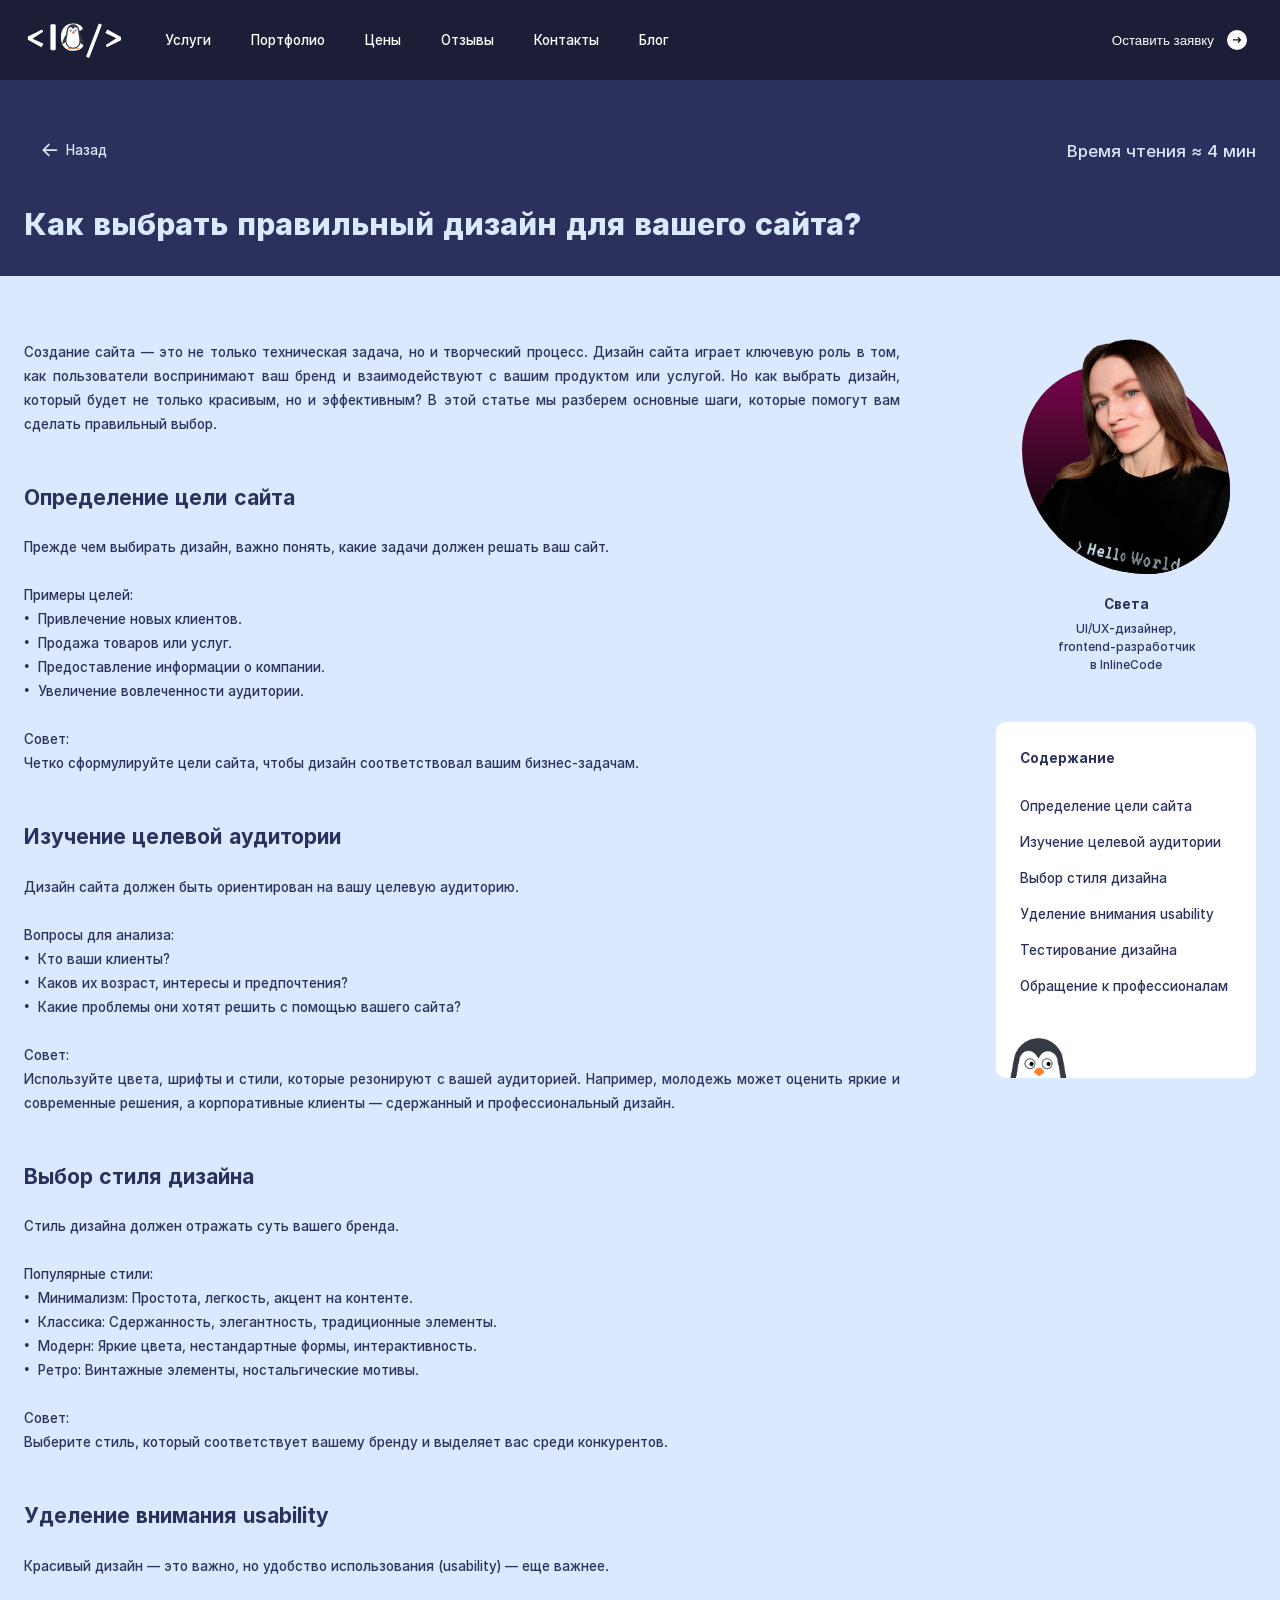
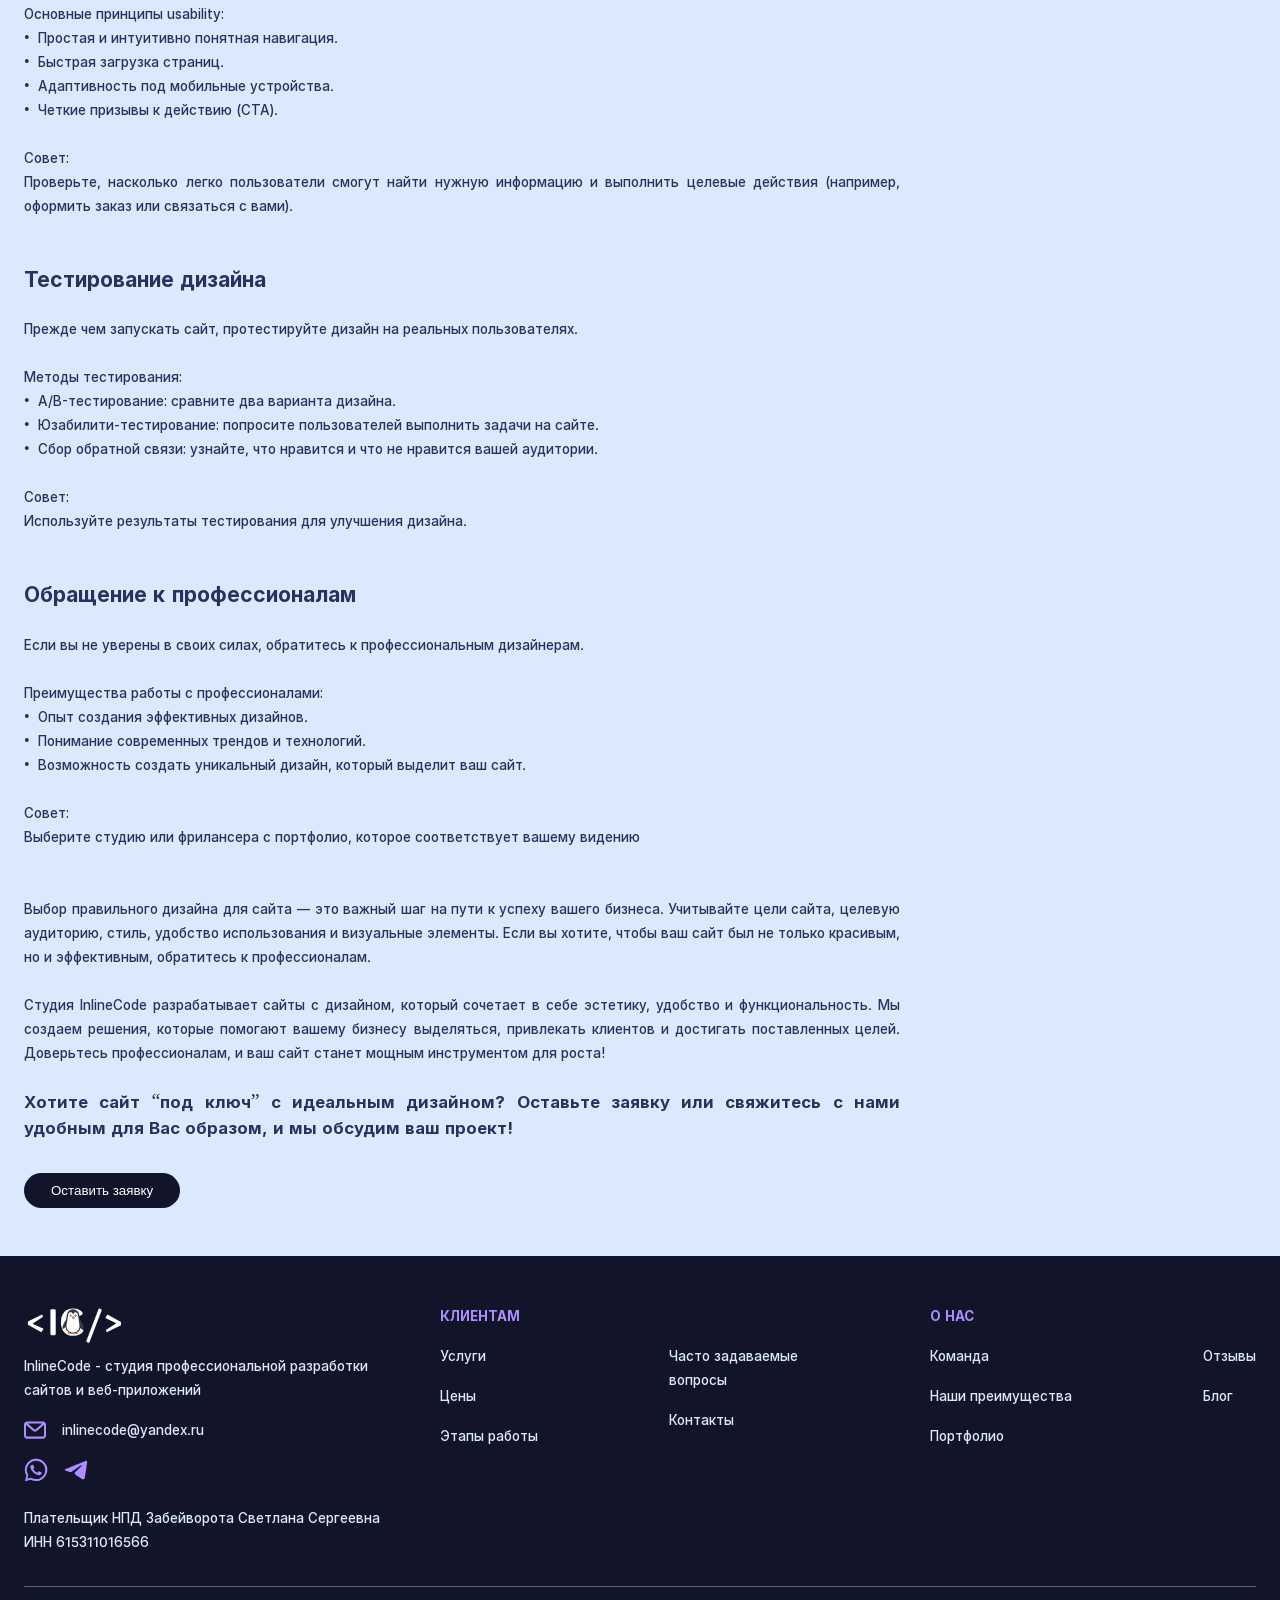
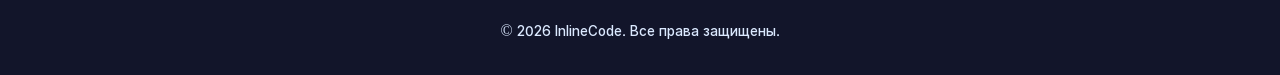
<file: blog/kak-vybrat-pravilnyy-dizayn-dlya-sayta/index.html>
<!doctype html><html class=Ua lang=ru><meta charset=UTF-8><meta name=viewport content="width=device-width"><meta name=color-scheme content="only light"><title>Как выбрать правильный дизайн для вашего сайта?</title><meta name=description content="Создание сайта — это не только техническая задача, но и творческий процесс. Дизайн сайта играет ключевую роль в том, как пользователи воспринимают ваш бренд и взаимодействуют с вашим продуктом или услугой. Но как выбрать дизайн, который будет не только красивым, но и эффективным? В этой статье мы разберем основные шаги, которые помогут вам сделать правильный выбор."><link rel=icon href=/favicon.ico sizes=32x32><link rel=icon media="(prefers-color-scheme: light)" type=image/svg+xml href=/favicon.svg><link rel=icon media="(prefers-color-scheme: dark)" type=image/svg+xml href=/favicon-white.svg><script type=module src=/_astro/ClientRouter.astro_astro_type_script_index_0_lang.DW16d_zL.js></script><link rel=preload as=image imagesrcset="/_astro/InlineCodeSveta.C6RRCvZ6_1awnHU.webp 640w,/_astro/InlineCodeSveta.C6RRCvZ6_2q9zRH.webp 1280w" media="(max-width: 48rem)"><link rel=preload as=image imagesrcset="/_astro/InlineCodeSvetaCutted.Zf7S3tB4_1kAmE2.webp 640w,/_astro/InlineCodeSvetaCutted.Zf7S3tB4_RwbV3.webp 1280w" media="(max-width: 48rem)"><link rel=preload href=/_astro/inter-500.B3_AxxX_.woff2 as=font type=font/woff2 crossorigin><link rel=preload href=/_astro/inter-800.CvjWqXut.woff2 as=font type=font/woff2 crossorigin><link rel=preload href=/_astro/inter-700.CiPg71xT.woff2 as=font type=font/woff2 crossorigin><link href=/_astro/global.BWoF3CnQ.css rel=stylesheet><meta name=astro-view-transitions-enabled content=true><meta name=astro-view-transitions-fallback content=animate><style>.Pb[data-astro-cid-gm374vue]{border-radius:50% 40% 30% 50%/50% 30% 50% 40%;transition:border-radius 1s ease-out;animation:8s ease-in-out infinite alternate both morph,12s ease-in-out infinite alternate spin}.Mb[data-astro-cid-gm374vue]{animation:12s ease-in-out infinite alternate-reverse spin}@keyframes morph{0%{border-radius:40% 60% 60% 40%/60% 30% 70% 40%}to{border-radius:40% 60%}}@keyframes spin{to{transform:rotate(1turn)}}#blog-main h2{scroll-margin-top:var(--header-height);font-family:var(--font-inter-700,Inter-700,arial-black-fallback-700,verdana-fallback-700);font-size:var(--text-24,clamp(1.26rem,1.146rem + .538vw,1.563rem));line-height:var(--tw-leading,var(--text-24--line-height,1.1))}#blog-main p{text-align:justify}#blog-main p+h2{margin-top:var(--spacing-28-48,clamp(1.75rem,1.3152rem + 2.1739vw,3rem))}#blog-main ul:not([data-no-space]){margin-block:var(--spacing-14-24,clamp(.875rem,.6576rem + 1.087vw,1.5rem))}#blog-main h2+p,#blog-main p+p{margin-top:var(--spacing-14-24,clamp(.875rem,.6576rem + 1.087vw,1.5rem))}.wa{aspect-ratio:1;width:13.5%;rotate:var(--eye-angle);border:1px solid var(--color-gray);background:#fff;border-radius:50%;position:absolute;top:20%}.wa.xa{left:var(--eye-left)}.wa.Aa{right:var(--eye-left)}.ya{background-color:var(--color-black);width:36%;height:36%;top:15%;left:25%}@media (pointer:coarse){:where(#spy-faq,#spy-price,#spy-blog-content)[data-animate]{transition:translate .3s linear;& .wa{transition:rotate .15s linear}}}#spy-faq:where([data-animate=true],[data-animate=visibility]){--eye-angle:-120deg;translate:0 50%}#spy-blog-content{--eye-angle:120deg;&:where([data-animate=true],[data-animate=visibility]){--eye-angle:180deg;translate:0 50%}}#spy-price[data-animate=true]{translate:0 -50%;& .wa{rotate:55deg}}#spy-price[data-animate=visibility]{translate:0 50%}.astro-route-announcer{clip:rect(0 0 0 0);clip-path:inset(50%);white-space:nowrap;width:1px;height:1px;position:absolute;top:0;left:0;overflow:hidden}</style><script type=module src=/_astro/page.DffPipBq.js></script><body class="Ua Va Wa Xa Ya g h"><header id=header class="Bh C Ch Ia ud wd"> <div class=e> <div class="Dh H b g i"> <nav class=Eh> <ul class="Fh Gh Hc"> <li> <a href=/#services class="Hh Ih _b db eb"> Услуги </a> <li> <a href=/#portfolio class="Hh Ih _b db eb"> Портфолио </a> <li> <a href=/#prices class="Hh Ih _b db eb"> Цены </a> <li> <a href=/#reviews class="Hh Ih _b db eb"> Отзывы </a> <li> <a href=/#contacts class="Hh Ih _b db eb"> Контакты </a> <li> <a href=/blog/ class="Hh Ih _b db eb"> Блог </a> </li> </ul> </nav> <button aria-label="Открыть меню" id=menu-hamburger class="Jh O aj bj g i j" data-hamburger=true> <svg id=menu-icon class="Xa Yi Zi ce de k" viewBox="0 0 100 80"> <line x1=20 y1=20 x2=80 y2=20 stroke=currentColor stroke-width=8 stroke-linecap=round class="_i ce de"/> <line x1=20 y1=40 x2=80 y2=40 stroke=currentColor stroke-width=8 stroke-linecap=round class="de oi"/> <line x1=20 y1=60 x2=80 y2=60 stroke=currentColor stroke-width=8 stroke-linecap=round class="_i ce de"/> </svg> </button> <a href=/ aria-label="Домашняя страница"> <svg width=163 height=61 fill=none aria-hidden=true viewBox="0 0 163 61" class="Kh Lh c"><title>Логотип студии разработки сайтов под ключ InlineCode</title><path fill=#fff d="M28.08 42.32 6.3 30.2v-5.22l22.98-11.34 1.44 3.66-16.98 11.04 17.82 8.28zM44.677 47q-2.052 0-2.051-2.197V7.186q0-2.198 2.05-2.198h4.454q2.05 0 2.05 2.198v37.617Q51.18 47 49.13 47zm14.91-21.006q0-10.107 5.127-16.055 5.127-5.947 14.795-5.947 5.567 0 9.434 1.729 3.867 1.728 5.45 5.01 1.053 2.167-.352 2.93l-3.516 1.874q-1.845.996-3.047-1.113-.762-1.349-2.842-2.432-2.05-1.083-4.834-1.084-6.151 0-8.613 3.897-2.46 3.867-2.46 11.191t2.46 11.22q2.46 3.868 8.613 3.868 3.31 0 5.567-1.494 2.285-1.495 3.164-2.842 1.435-2.198 3.047-1.113l3.515 2.344q1.436.965.293 2.93-1.7 2.928-5.83 5.009-4.13 2.08-10.049 2.08-9.521 0-14.736-5.947-5.185-5.948-5.185-16.055m41.865 32.08q-1.377-.527-.733-2.168l19.453-50.683q.645-1.64 1.992-1.114l2.373.909q1.377.527.733 2.168l-19.453 50.683q-.645 1.641-1.992 1.113zM133.53 42.32l-1.44-3.66 16.98-11.04-17.82-8.28 3.48-5.7 21.78 12.12v5.22z"/><path fill=#353A42 d="M95.912 32.394c-1.694-5.435-3.937-8.799-5.342-10.526-.773-4.818-1.661-9.484-1.858-10.053C87.342 7.847 83.61 5 79.22 5c-4.597 0-8.473 3.122-9.67 7.383-.133.473-.955 4.873-1.69 9.498-1.407 1.731-3.642 5.092-5.333 10.513-2.129 6.829 2.788 3.717 4.17.77a12.73 12.73 0 0 0 5.65 9.513 12.4 12.4 0 0 0 6.873 2.07 12.4 12.4 0 0 0 6.873-2.07 12.73 12.73 0 0 0 5.65-9.514c1.382 2.948 6.298 6.06 4.17-.769M79.22 42.523c-5.722 0-10.377-4.709-10.377-10.496 0-3.764 2.448-17.853 2.827-19.056.746-2.367 2.95-3.48 5.053-2.46 1.582.767 2.497 2.873 2.497 2.873s.66-2.054 2.2-2.78c2.358-1.113 4.845.54 5.404 2.868.309 1.287 2.772 14.742 2.772 18.555 0 5.787-4.655 10.496-10.376 10.496"/><path fill=#FF802A d="M72.346 42.758c-1.116.086-2.104.625-2.043 2.242h17.833c.061-1.617-.926-2.156-2.043-2.242a12.4 12.4 0 0 1-6.873 2.07 12.4 12.4 0 0 1-6.874-2.07"/><path fill=#fff d="M81.42 10.604c-1.54.726-2.2 2.78-2.2 2.78s-.915-2.105-2.497-2.873c-2.103-1.02-4.307.093-5.054 2.46-.379 1.204-2.826 15.292-2.826 19.056 0 5.787 4.655 10.496 10.376 10.496s10.376-4.708 10.376-10.496c0-3.813-2.463-17.267-2.772-18.554-.559-2.33-3.045-3.981-5.403-2.87m-1.926 6.316c1.54 0 2.127 1.842 2.127 1.842l-2.127 1.559-2.127-1.559s.587-1.842 2.127-1.842m-5.526-2.067a1.396 1.396 0 0 1 1.683-1.046c.75.18 1.214.942 1.035 1.702a1.395 1.395 0 0 1-1.682 1.046 1.413 1.413 0 0 1-1.036-1.702m9.467 1.702a1.396 1.396 0 0 1-1.682-1.046 1.41 1.41 0 0 1 1.035-1.702 1.395 1.395 0 0 1 1.682 1.046 1.414 1.414 0 0 1-1.035 1.702"/><path fill=#FF802A d="M81.622 18.762s-.588-1.842-2.128-1.842-2.127 1.842-2.127 1.842l2.127 1.559z"/><path fill=#fff stroke=#353A42 stroke-width=.5 d="M76.486 15.238a1.31 1.31 0 0 1-1.301 1.32 1.31 1.31 0 0 1-1.302-1.32c0-.731.585-1.32 1.302-1.32a1.31 1.31 0 0 1 1.301 1.32Zm8.071 0a1.31 1.31 0 0 1-1.302 1.32 1.31 1.31 0 0 1-1.302-1.32c0-.731.586-1.32 1.302-1.32a1.31 1.31 0 0 1 1.302 1.32Z"/><ellipse cx=75.495 cy=15.238 fill=#353A42 rx=.31 ry=.314 /><ellipse cx=83.565 cy=15.238 fill=#353A42 rx=.31 ry=.314 /></svg> </a> <button target=modal-contact-form class="Mh O Xa Xb Yb Zb _b ac bc cc dc ec g i rd"> Оставить заявку <div class="_b g i j la sb"> <svg fill=none aria-hidden=true viewBox="0 0 13 9" height=0.4375em><path stroke=#0F0C14 stroke-linecap=round stroke-linejoin=round stroke-width=2 d="M1 4.403h10.889M8.45 1l3.439 3.5L8.45 8"/></svg> </div> </button> </div> </div> </header> <script>!function(){let e=window.matchMedia("(max-width: 64rem)");function i(){let i,s,a;e.matches&&(s=document.querySelector("header"),a=document.querySelector("[data-hamburger]"),a?.addEventListener("click",()=>{if(i||(s?.insertAdjacentHTML("afterend",'<aside class="Vd ne fi ud Nb gi Bh hi wd ii Oa ji" data-sidebar tabindex="-1"> <div class="e"> <nav> <ul class="pc ki g h"> <li style="--delay:0ms" class="_a li mi Ad k g i ni Rg oi Wd pi qi"> <svg aria-hidden="true" width="1.7em" height="1.7em"> <use href="/icons.svg#sidebar-service-icon"></use> </svg> <a href="/#services"> <span class="x Nb"></span> Услуги </a> </li><li style="--delay:50ms" class="_a li mi Ad k g i ni Rg oi Wd pi qi"> <svg aria-hidden="true" width="1.7em" height="1.7em"> <use href="/icons.svg#sidebar-portfolio-icon"></use> </svg> <a href="/#portfolio"> <span class="x Nb"></span> Портфолио </a> </li><li style="--delay:100ms" class="_a li mi Ad k g i ni Rg oi Wd pi qi"> <svg aria-hidden="true" width="1.7em" height="1.7em"> <use href="/icons.svg#sidebar-price-icon"></use> </svg> <a href="/#prices"> <span class="x Nb"></span> Цены </a> </li><li style="--delay:150ms" class="_a li mi Ad k g i ni Rg oi Wd pi qi"> <svg aria-hidden="true" width="1.7em" height="1.7em"> <use href="/icons.svg#sidebar-reviews-icon"></use> </svg> <a href="/#reviews"> <span class="x Nb"></span> Отзывы </a> </li><li style="--delay:200ms" class="_a li mi Ad k g i ni Rg oi Wd pi qi"> <svg aria-hidden="true" width="1.7em" height="1.7em" class="yc"> <use href="/icons.svg#sidebar-contacts-icon"></use> </svg> <a href="/#contacts"> <span class="x Nb"></span> Контакты </a> </li><li style="--delay:250ms" class="_a li mi Ad k g i ni Rg oi Wd pi qi"> <svg aria-hidden="true" width="1.7em" height="1.7em"> <use href="/icons.svg#sidebar-blog-icon"></use> </svg> <a href="/blog"> <span class="x Nb"></span> Блог </a> </li> </ul> </nav> </div> </aside>'),(i=document.querySelector("aside")).addEventListener("click",e=>{e.target?.closest("a")&&a.click()})),a.classList.toggle("open"),i.dataset.active){delete i.dataset.active,delete document.body.dataset.lock;return}document.body.dataset.lock="true",i.dataset.active="true"}))}i(),document.addEventListener("astro:after-swap",i),e.addEventListener("change",i)}()</script> <div class="a b c"></div> <main id=blog-main class="d t"> <div class=a> <div class=e> <div class="_a ab bb g i"> <a href=/blog/ class="G K O P cb db eb g i ia ua"> <svg width=1.125em height=1em fill=none aria-hidden=true viewBox="0 0 18 16" class=Z><path stroke=currentColor stroke-linecap=round stroke-linejoin=round stroke-width=2 d="M1.5 8h15m-15 0 6.25-6.25M1.5 8l6.25 6.25"/></svg> Назад </a> <div class="G s">Время чтения ≈ 4 мин</div> </div> <h1 class="G fb gb hb">Как выбрать правильный дизайн для вашего сайта?</h1> </div> </div> <div class=w> <div class=e> <div class="I U ib jb kb lb"> <div> <p> Создание сайта — это не только техническая задача, но и творческий процесс. Дизайн сайта играет ключевую роль в том, как пользователи воспринимают ваш бренд и взаимодействуют с вашим продуктом или услугой. Но как выбрать дизайн, который будет не только красивым, но и эффективным? В этой статье мы разберем основные шаги, которые помогут вам сделать правильный выбор. </p> <h2 id=1>Определение цели сайта</h2> <p> Прежде чем выбирать дизайн, важно понять, какие задачи должен решать ваш сайт. </p> <ul role=list> <li>Примеры целей:</li> <li class="g ua"> <span>•</span> Привлечение новых клиентов. </li> <li class="g ua"> <span>•</span>Продажа товаров или услуг. </li> <li class="g ua"> <span>•</span> Предоставление информации о компании. </li> <li class="g ua"> <span>•</span> Увеличение вовлеченности аудитории. </li> </ul> <p> Совет:<br> Четко сформулируйте цели сайта, чтобы дизайн соответствовал вашим бизнес-задачам. </p> <h2 id=2>Изучение целевой аудитории</h2> <p>Дизайн сайта должен быть ориентирован на вашу целевую аудиторию.</p> <ul role=list> <li>Вопросы для анализа:</li> <li class="g ua"> <span>•</span> Кто ваши клиенты? </li> <li class="g ua"> <span>•</span> Каков их возраст, интересы и предпочтения? </li> <li class="g ua"> <span>•</span> Какие проблемы они хотят решить c помощью вашего сайта? </li> </ul> <p> Совет:<br> Используйте цвета, шрифты и стили, которые резонируют с вашей аудиторией. Например, молодежь может оценить яркие и современные решения, а корпоративные клиенты — сдержанный и профессиональный дизайн. </p> <h2 id=3>Выбор стиля дизайна</h2> <p>Стиль дизайна должен отражать суть вашего бренда.</p> <ul role=list> <li>Популярные стили:</li> <li class="g ua"> <span>•</span> Минимализм: Простота, легкость, акцент на контенте. </li> <li class="g ua"> <span>•</span> Классика: Сдержанность, элегантность, традиционные элементы. </li> <li class="g ua"> <span>•</span> Модерн: Яркие цвета, нестандартные формы, интерактивность. </li> <li class="g ua"> <span>•</span> Ретро: Винтажные элементы, ностальгические мотивы. </li> </ul> <p> Совет:<br> Выберите стиль, который соответствует вашему бренду и выделяет вас среди конкурентов. </p> <h2 id=4>Уделение внимания usability</h2> <p> Красивый дизайн — это важно, но удобство использования (usability) — еще важнее. </p> <ul role=list> <li>Основные принципы usability:</li> <li class="g ua"> <span>•</span> Простая и интуитивно понятная навигация. </li> <li class="g ua"> <span>•</span> Быстрая загрузка страниц. </li> <li class="g ua"> <span>•</span> Адаптивность под мобильные устройства. </li> <li class="g ua"> <span>•</span> Четкие призывы к действию (CTA). </li> </ul> <p> Совет:<br> Проверьте, насколько легко пользователи смогут найти нужную информацию и выполнить целевые действия (например, оформить заказ или связаться с вами). </p> <h2 id=5>Тестирование дизайна</h2> <p> Прежде чем запускать сайт, протестируйте дизайн на реальных пользователях. </p> <ul role=list> <li>Методы тестирования:</li> <li class="g ua"> <span>•</span> A/B-тестирование: сравните два варианта дизайна. </li> <li class="g ua"> <span>•</span> Юзабилити-тестирование: попросите пользователей выполнить задачи на сайте. </li> <li class="g ua"> <span>•</span> Сбор обратной связи: узнайте, что нравится и что не нравится вашей аудитории. </li> </ul> <p> Совет:<br> Используйте результаты тестирования для улучшения дизайна. </p> <h2 id=6>Обращение к профессионалам</h2> <p> Если вы не уверены в своих силах, обратитесь к профессиональным дизайнерам. </p> <ul role=list> <li>Преимущества работы с профессионалами:</li> <li class="g ua"> <span>•</span> Опыт создания эффективных дизайнов. </li> <li class="g ua"> <span>•</span> Понимание современных трендов и технологий. </li> <li class="g ua"> <span>•</span> Возможность создать уникальный дизайн, который выделит ваш сайт. </li> </ul> <p> Совет:<br> Выберите студию или фрилансера с портфолио, которое соответствует вашему видению </p> <div class=q></div> <p> Выбор правильного дизайна для сайта — это важный шаг на пути к успеху вашего бизнеса. Учитывайте цели сайта, целевую аудиторию, стиль, удобство использования и визуальные элементы. Если вы хотите, чтобы ваш сайт был не только красивым, но и эффективным, обратитесь к профессионалам. </p> <p> Студия InlineCode разрабатывает сайты с дизайном, который сочетает в себе эстетику, удобство и функциональность. Мы создаем решения, которые помогают вашему бизнесу выделяться, привлекать клиентов и достигать поставленных целей. Доверьтесь профессионалам, и ваш сайт станет мощным инструментом для роста! </p> <p class="r s"> Хотите сайт “под ключ” с идеальным дизайном? Оставьте заявку или свяжитесь с нами удобным для Вас образом, и мы обсудим ваш проект! </p> <button class="O P Q R Va Xa _b ia ja lc mb mc nc" target=modal-contact-form> Оставить заявку </button> </div> <div class="H J g j nb ob pb qb rb"> <div> <div class="Kb Lb g i j k" data-astro-cid-gm374vue> <div class="Pb Qb Rb Sb Tb U Vb Wb Za sb" data-astro-cid-gm374vue> <div class="Kb Lb Mb" data-astro-cid-gm374vue> <img srcset="/_astro/InlineCodeSveta.C6RRCvZ6_1awnHU.webp 640w,/_astro/InlineCodeSveta.C6RRCvZ6_2q9zRH.webp 1280w" loading=eager decoding=async fetchpriority=auto width=1620 height=1900 class="ub vb" alt="InlineCode разработчик"> </div> </div> <div class="Nb x" data-astro-cid-gm374vue> <img srcset="/_astro/InlineCodeSvetaCutted.Zf7S3tB4_1kAmE2.webp 640w,/_astro/InlineCodeSvetaCutted.Zf7S3tB4_RwbV3.webp 1280w" loading=eager decoding=async fetchpriority=auto width=1620 height=1900 class="ub vb" alt="InlineCode разработчик"> </div> </div> <div class=wb> <div class="p r"> Света </div> <div class="Z p xb"> UI/UX-дизайнер, <br> frontend-разработчик <br> в InlineCode </div> </div> </div> <div class="C d yb zb"> <div class="Ab Bb C Cb Db Eb Fb Za k ka la"> <div class="Gb r">Содержание</div> <ul id=contentListWrapper class="Hb Ib g h" role=list> <li data-id=1 class="Jb O"> Определение цели сайта <li data-id=2 class="Jb O"> Изучение целевой аудитории <li data-id=3 class="Jb O"> Выбор стиля дизайна <li data-id=4 class="Jb O"> Уделение внимания usability <li data-id=5 class="Jb O"> Тестирование дизайна <li data-id=6 class="Jb O"> Обращение к профессионалам </li> </ul> <div class="Ka x y z"> <div data-pen-spy id=spy-blog-content class="Ba Ca Da Ea Fa Ga Ha Qa Ra Sa Ta"> <div class="wa xa"> <div class="x ya za"></div> </div> <div class="Aa wa"> <div class="x ya za"></div> </div> </div> </div> <script type=module>document.addEventListener("astro:page-load",()=>{let e=window.matchMedia("(pointer: coarse)").matches,t=window.matchMedia("(min-width:48rem)"),a=document.querySelectorAll("[data-pen-spy]"),i,n={},r=t.matches,s=e=>{let t=e.getBoundingClientRect(),a=t.left+window.scrollX+t.width/2,i=t.top+window.scrollY+t.height/2;n[e.id]=[a,i]},d=()=>a.forEach(s),l=new IntersectionObserver(e=>{e.forEach(e=>{let t=e.target.firstElementChild;"spy-blog-content"===t.id&&r?e.isIntersecting?i=setInterval(()=>{s(t)},500):clearInterval(i):e.isIntersecting&&(t.dataset.animate="visibility",setTimeout(()=>{t.dataset.animate="false"},250))})},{threshold:.5});a.forEach(t=>{let a=t.parentElement;("spy-price"!==t.id||e)&&a&&l.observe(a)}),e||(d(),window.addEventListener("mousemove",e=>{let t=e.pageY,i=e.pageX;Array.from(a).slice(0,1).forEach(e=>{let[a,r]=n[e.id],s=-(180/Math.PI*Math.atan2(i-a,t-r)*1)+180;e.style.setProperty("--eye-angle",s+"deg")})}),window.addEventListener("resize",d)),e&&a.forEach(e=>{e.addEventListener("click",t=>{e.dataset.animate=["true","visibility"].includes(e.dataset.animate)?"false":"true"}),e.addEventListener("transitionend",t=>{"translate"===t.propertyName&&(e.dataset.animate="false")})}),t.addEventListener("change",e=>{r=e.matches})})</script> </div> </div> </div> </div> </div> </div> </main> <footer class="G ab" aria-labelledby=footer-heading> <h2 id=footer-heading class=jd>Footer</h2> <div class=e> <div class="Df H Ie g h"> <div class=Nh> <a href=/ aria-label="Домашняя страница"><svg width=163 height=61 fill=none aria-hidden=true viewBox="0 0 163 61" class="Kh Lh c"><title>Логотип студии разработки сайтов под ключ InlineCode</title><path fill=#fff d="M28.08 42.32 6.3 30.2v-5.22l22.98-11.34 1.44 3.66-16.98 11.04 17.82 8.28zM44.677 47q-2.052 0-2.051-2.197V7.186q0-2.198 2.05-2.198h4.454q2.05 0 2.05 2.198v37.617Q51.18 47 49.13 47zm14.91-21.006q0-10.107 5.127-16.055 5.127-5.947 14.795-5.947 5.567 0 9.434 1.729 3.867 1.728 5.45 5.01 1.053 2.167-.352 2.93l-3.516 1.874q-1.845.996-3.047-1.113-.762-1.349-2.842-2.432-2.05-1.083-4.834-1.084-6.151 0-8.613 3.897-2.46 3.867-2.46 11.191t2.46 11.22q2.46 3.868 8.613 3.868 3.31 0 5.567-1.494 2.285-1.495 3.164-2.842 1.435-2.198 3.047-1.113l3.515 2.344q1.436.965.293 2.93-1.7 2.928-5.83 5.009-4.13 2.08-10.049 2.08-9.521 0-14.736-5.947-5.185-5.948-5.185-16.055m41.865 32.08q-1.377-.527-.733-2.168l19.453-50.683q.645-1.64 1.992-1.114l2.373.909q1.377.527.733 2.168l-19.453 50.683q-.645 1.641-1.992 1.113zM133.53 42.32l-1.44-3.66 16.98-11.04-17.82-8.28 3.48-5.7 21.78 12.12v5.22z"/><path fill=#353A42 d="M95.912 32.394c-1.694-5.435-3.937-8.799-5.342-10.526-.773-4.818-1.661-9.484-1.858-10.053C87.342 7.847 83.61 5 79.22 5c-4.597 0-8.473 3.122-9.67 7.383-.133.473-.955 4.873-1.69 9.498-1.407 1.731-3.642 5.092-5.333 10.513-2.129 6.829 2.788 3.717 4.17.77a12.73 12.73 0 0 0 5.65 9.513 12.4 12.4 0 0 0 6.873 2.07 12.4 12.4 0 0 0 6.873-2.07 12.73 12.73 0 0 0 5.65-9.514c1.382 2.948 6.298 6.06 4.17-.769M79.22 42.523c-5.722 0-10.377-4.709-10.377-10.496 0-3.764 2.448-17.853 2.827-19.056.746-2.367 2.95-3.48 5.053-2.46 1.582.767 2.497 2.873 2.497 2.873s.66-2.054 2.2-2.78c2.358-1.113 4.845.54 5.404 2.868.309 1.287 2.772 14.742 2.772 18.555 0 5.787-4.655 10.496-10.376 10.496"/><path fill=#FF802A d="M72.346 42.758c-1.116.086-2.104.625-2.043 2.242h17.833c.061-1.617-.926-2.156-2.043-2.242a12.4 12.4 0 0 1-6.873 2.07 12.4 12.4 0 0 1-6.874-2.07"/><path fill=#fff d="M81.42 10.604c-1.54.726-2.2 2.78-2.2 2.78s-.915-2.105-2.497-2.873c-2.103-1.02-4.307.093-5.054 2.46-.379 1.204-2.826 15.292-2.826 19.056 0 5.787 4.655 10.496 10.376 10.496s10.376-4.708 10.376-10.496c0-3.813-2.463-17.267-2.772-18.554-.559-2.33-3.045-3.981-5.403-2.87m-1.926 6.316c1.54 0 2.127 1.842 2.127 1.842l-2.127 1.559-2.127-1.559s.587-1.842 2.127-1.842m-5.526-2.067a1.396 1.396 0 0 1 1.683-1.046c.75.18 1.214.942 1.035 1.702a1.395 1.395 0 0 1-1.682 1.046 1.413 1.413 0 0 1-1.036-1.702m9.467 1.702a1.396 1.396 0 0 1-1.682-1.046 1.41 1.41 0 0 1 1.035-1.702 1.395 1.395 0 0 1 1.682 1.046 1.414 1.414 0 0 1-1.035 1.702"/><path fill=#FF802A d="M81.622 18.762s-.588-1.842-2.128-1.842-2.127 1.842-2.127 1.842l2.127 1.559z"/><path fill=#fff stroke=#353A42 stroke-width=.5 d="M76.486 15.238a1.31 1.31 0 0 1-1.301 1.32 1.31 1.31 0 0 1-1.302-1.32c0-.731.585-1.32 1.302-1.32a1.31 1.31 0 0 1 1.301 1.32Zm8.071 0a1.31 1.31 0 0 1-1.302 1.32 1.31 1.31 0 0 1-1.302-1.32c0-.731.586-1.32 1.302-1.32a1.31 1.31 0 0 1 1.302 1.32Z"/><ellipse cx=75.495 cy=15.238 fill=#353A42 rx=.31 ry=.314 /><ellipse cx=83.565 cy=15.238 fill=#353A42 rx=.31 ry=.314 /></svg></a> <p class="G Oh"> InlineCode - студия профессиональной разработки сайтов и веб-приложений </p> <div class="D _a g ha i k"> <svg width=1.375em height=1.125em fill=none aria-hidden=true viewBox="0 0 22 18" class="c md"><path fill=#AC8FFF fill-rule=evenodd d="M19 .466c1.657 0 3 1.444 3 3.224v10.75c0 1.78-1.343 3.224-3 3.224H3c-1.657 0-3-1.444-3-3.225V3.69C0 1.91 1.343.466 3 .466zm-.747 2.15H3.747l6.633 5.628a.946.946 0 0 0 1.24 0zM2 3.872v10.567c0 .594.448 1.075 1 1.075h16c.552 0 1-.481 1-1.075V3.872l-7.141 6.06a2.84 2.84 0 0 1-3.718 0z" clip-rule=evenodd /></svg> <a class=ld href=mailto:inlinecode@yandex.ru><span class="Nb x"></span>inlinecode@yandex.ru</a> </div> <div class="D _a g"> <a target=_blank href="https://wa.me/79515227332?text=Здравствуйте! Хотел бы заказать у вас сайт. Когда можно обсудить детали?" rel=nofollow aria-label="Заказ сайта в Telegram"> <svg width=1.5em height=1.5em fill=none aria-hidden=true viewBox="0 0 24 24" class=yc><g fill=currentColor clip-path=url(#a)><path d="M17.13 14.196c-.285-.134-1.65-.807-1.905-.912s-.435-.135-.63.15c-.195.284-.72.897-.885 1.092-.165.194-.315.209-.6 0a7.7 7.7 0 0 1-2.235-1.377 7.9 7.9 0 0 1-1.5-1.93c-.165-.269 0-.418.12-.568s.27-.314.42-.479q.165-.214.27-.463a.57.57 0 0 0 0-.494c0-.135-.63-1.496-.87-2.05s-.45-.478-.615-.478h-.6a1.08 1.08 0 0 0-.75.344 3.14 3.14 0 0 0-.975 2.319A5.36 5.36 0 0 0 7.5 12.267a12.47 12.47 0 0 0 4.785 4.188c.66.284 1.17.449 1.575.584.569.171 1.17.207 1.755.104a2.9 2.9 0 0 0 1.89-1.316c.173-.416.23-.87.165-1.316-.075-.105-.255-.18-.54-.315"/><path d="M19.935 4.01A11.04 11.04 0 0 0 12 .747c-1.953.01-3.868.532-5.556 1.511a11.14 11.14 0 0 0-4.06 4.072 11.1 11.1 0 0 0 .001 11.097l-1.5 5.759 5.91-1.496a11.1 11.1 0 0 0 5.325 1.346H12c2.217.015 4.388-.63 6.236-1.85a11.14 11.14 0 0 0 4.141-5.005 11.1 11.1 0 0 0-2.442-12.173M12 21.122a9.2 9.2 0 0 1-4.725-1.302l-.33-.194-3.51.912.93-3.41-.21-.344A9.224 9.224 0 0 1 6.253 4.678a9.287 9.287 0 0 1 12.302.663 9.15 9.15 0 0 1 2.715 6.537 9.25 9.25 0 0 1-2.72 6.532A9.3 9.3 0 0 1 12 21.124"/></g><defs><clipPath id=a><path fill=#fff d="M0 0h24v23.934H0z"/></clipPath></defs></svg> </a> <a target=_blank href="https://t.me/InlineCode_chat?text=Здравствуйте! Хотел бы заказать у вас сайт. Когда можно обсудить детали?" rel=nofollow aria-label="Заказать создание сайта через WhatsApp"> <svg width=1.5em height=1.5em fill=none aria-hidden=true viewBox="0 0 24 24" class=yc><path fill=currentColor d="M21.294 2.906C18.34 4.126 5.679 9.356 2.18 10.782c-2.346.913-.973 1.769-.973 1.769s2.003.685 3.72 1.198c1.717.514 2.632-.057 2.632-.057l8.07-5.421c2.86-1.94 2.174-.343 1.487.342a217 217 0 0 1-6.009 5.707c-.915.8-.457 1.484-.057 1.826 1.488 1.256 5.551 3.824 5.78 3.995 1.209.854 3.587 2.082 3.949-.513l1.43-8.96c.458-3.025.916-5.821.973-6.62.172-1.94-1.888-1.142-1.888-1.142"/></svg> </a> </div> <div class="dg va"> <p class=G> Плательщик НПД Забейворота Светлана Сергеевна </p> <div class=G>ИНН 615311016566</div> </div> </div> <div class="Ib J Ph Qh Rh Sh Th d g"> <div class="Wh Xh Yh Zh _a _h g h nf"> <ul class="_a g h"> <li class="r yc">КЛИЕНТАМ</li> <li> <a class=Uh href=/#services> Услуги </a> <li> <a class=Uh href=/#prices> Цены </a> <li> <a class=Uh href=/#stages> Этапы работы </a> </li> </ul> <ul class="_a g h"> <li class="Hc Vh he qf r"> КЛИЕНТАМ </li> <li> <a class=Uh href=/#faq> Часто задаваемые <br> вопросы </a> <li> <a class=Uh href=/#contacts> Контакты </a> </li> </ul> </div><div class="Wh Xh Yh _a g h nf"> <ul class="_a g h"> <li class="r yc">О НАС</li> <li> <a class=Uh href=/#team> Команда </a> <li> <a class=Uh href=/#advantages> Наши преимущества </a> <li> <a class=Uh href=/#portfolio> Портфолио </a> </li> </ul> <ul class="_a g h"> <li class="Hc Vh he qf r"> О НАС </li> <li> <a class=Uh href=/#reviews> Отзывы </a> <li> <a class=Uh href=/blog/> Блог </a> </li> </ul> </div> </div> </div> <hr class=ba> <p class="G mf p"> © 2026 InlineCode. Все права защищены. </p> </div> </footer> <dialog class="C Ni Ua cj dj ej i j" id=modal-contact-form tabindex=-1> <div class="C Ka e"> <div class="Ta fa k td"> <form id=form-modal-contact-form data-contact-form class="K Vd Wi Xi w" novalidate> <div class="Md T U t"> <div data-group class=Vd> <div class=k> <input id=modal-contact-form-name type=text name=name class="C Ji Ki Li Mi Ni Oa Oi P ka mi" aria-required=true autocomplete=given-name> <label for=modal-contact-form-name class="Ia Li Pi Qi _e r w x"> Имя* </label> <svg width=1.5em height=1.5em fill=none aria-hidden=true viewBox="0 0 24 24" class="Ri _e eg x"><path stroke=#2B315C stroke-linecap=round stroke-linejoin=round stroke-width=2 d="M5 21a7 7 0 1 1 14 0M16 7a4 4 0 1 1-8 0 4 4 0 0 1 8 0"/></svg> </div> <span role=alert class="Bi Ci Hc Oh Si"> *Обязательное поле </span> </div><div data-group class=Vd> <div class=k> <input id=modal-contact-form-email type=email name=email class="C Ji Ki Li Mi Ni Oa Oi P ka mi" aria-required=false autocomplete=email inputmode=email> <label for=modal-contact-form-email class="Ia Li Pi Qi _e r w x"> Email </label> <svg width=1.5em height=1.5em fill=none aria-hidden=true viewBox="0 0 24 24" class="Ri _e eg x"><path stroke=#1C274C stroke-width=1.5 d="M2 12c0-3.771 0-5.657 1.172-6.828S6.229 4 10 4h4c3.771 0 5.657 0 6.828 1.172S22 8.229 22 12s0 5.657-1.172 6.828S17.771 20 14 20h-4c-3.771 0-5.657 0-6.828-1.172S2 15.771 2 12Z"/><path stroke=#1C274C stroke-linecap=round stroke-width=1.5 d="m6 8 2.159 1.8c1.837 1.53 2.755 2.295 3.841 2.295s2.005-.765 3.841-2.296L18 8"/></svg> </div> <span role=alert class="Bi Ci Hc Oh Si"> *Обязательное поле </span> </div><div data-group class=Vd> <div class=k> <input id=modal-contact-form-mobile type=text name=mobile class="C Ji Ki Li Mi Ni Oa Oi P ka mi" aria-required=true autocomplete=tel inputmode=tel> <label for=modal-contact-form-mobile class="Ia Li Pi Qi _e r w x"> Телефон* </label> <svg width=1.5em height=1.688em fill=none aria-hidden=true viewBox="0 0 24 27" class="Ri _e eg x"><path fill=currentColor d="m15.094 16.04.514-.54-1.194-1.265-.513.539zm2.24-.765 2.154 1.236.809-1.568-2.156-1.236zm2.57 3.691-1.603 1.68 1.193 1.266 1.602-1.68zm-2.58 2.222c-1.635.16-5.867.017-10.449-4.787l-1.193 1.265c5 5.243 9.759 5.5 11.8 5.299zM6.875 16.4c-4.367-4.58-5.09-8.432-5.18-10.103L.004 6.4c.113 2.103 1.009 6.371 5.677 11.266zm1.552-7.353.323-.34-1.193-1.265-.324.34zm.58-4.664L7.586 2.38 6.231 3.45l1.422 2.004zm-6.206-2.44L1.03 3.801l1.192 1.265 1.77-1.857zM7.83 8.415a31 31 0 0 0-.598-.63l-.002.001-.003.004-.058.068a1.9 1.9 0 0 0-.27.498c-.115.322-.176.747-.099 1.274.151 1.029.824 2.389 2.546 4.194l1.193-1.265c-1.612-1.69-1.996-2.718-2.067-3.203-.034-.23.001-.344.011-.371q.01-.025.002-.007a.3.3 0 0 1-.036.046l-.01.011-.01.012c-.002 0-.002.001-.599-.632m1.516 5.41c1.722 1.806 3.018 2.509 3.996 2.667.5.08.902.016 1.208-.104a1.7 1.7 0 0 0 .473-.28l.064-.062.004-.003.001-.002c.001 0 .002-.002-.595-.634-.596-.633-.595-.634-.595-.635l.002-.001.003-.004.006-.006.054-.047q.016-.01-.008.002c-.028.01-.138.048-.36.012-.467-.075-1.449-.48-3.06-2.169zM7.586 2.38C6.435.76 4.173.504 2.8 1.944l1.193 1.265c.6-.628 1.665-.564 2.237.24zM1.693 6.298c-.022-.411.157-.842.53-1.232L1.03 3.801C.424 4.436-.053 5.336.005 6.4zM18.3 20.647c-.31.325-.642.508-.977.54l.157 1.778c.83-.082 1.508-.523 2.013-1.053zM8.75 8.709c1.11-1.165 1.192-3.007.257-4.325l-1.355 1.07c.455.64.388 1.482-.096 1.99zm10.737 7.802c.923.529 1.067 1.772.415 2.455l1.194 1.266c1.512-1.586 1.045-4.231-.8-5.29zm-3.88-1.01c.433-.455 1.13-.567 1.725-.226l.808-1.568c-1.222-.7-2.74-.507-3.727.528z"/></svg> </div> <span role=alert class="Bi Ci Hc Oh Si"> *Обязательное поле </span> </div><div data-group> <div class=k> <input id=modal-contact-form-money type=text name=money class="C Ji Ki Li Mi Ni Oa Oi P ka mi" aria-required=false autocomplete=off> <label for=modal-contact-form-money class="Ia Li Pi Qi _e r w x"> Планируемый бюджет </label> <svg width=1.5em height=1.5em fill=none aria-hidden=true viewBox="0 0 24 24" class="Ri _e eg x"><path stroke=#2B315C stroke-width=1.5 d="M2 14c0-3.771 0-5.657 1.172-6.828S6.229 6 10 6h4c3.771 0 5.657 0 6.828 1.172S22 10.229 22 14s0 5.657-1.172 6.828S17.771 22 14 22h-4c-3.771 0-5.657 0-6.828-1.172S2 17.771 2 14Zm14-8c0-1.886 0-2.828-.586-3.414S13.886 2 12 2s-2.828 0-3.414.586S8 4.114 8 6"/><path stroke=#2B315C stroke-linecap=round stroke-width=1.5 d="M12 17.333c1.105 0 2-.746 2-1.666S13.105 14 12 14s-2-.746-2-1.667c0-.92.895-1.666 2-1.666m0 6.666c-1.105 0-2-.746-2-1.666m2 1.666V18m0-7.333V10m0 .667c1.105 0 2 .746 2 1.666"/></svg> </div> </div> </div> <div class="D k"> <label for=modal-contact-form-form-modal-contact-form class="k r ri t w xc">Расскажите о том, что вы хотите реализовать </label> <div class="C Ji Ni Oa P gj jj ka kj"> <textarea class="C Li fj ga gj hj ij th" id=modal-contact-form-form-modal-contact-form name=message></textarea> </div> <script type=module>document.addEventListener("astro:page-load",()=>{document.querySelectorAll("textarea").forEach(e=>{e.addEventListener("input",()=>{let t=e.scrollHeight;e.style.height="auto",e.style.height=`${e.scrollHeight}px`,t>190?(e.style.maxHeight="190px",e.style.overflowY="scroll"):(e.style.overflowY="hidden",e.style.maxHeight="none")})})})</script> </div> <p class="Oh ba si ti"> Заполняя данную форму вы соглашаетесь на обработку персональных данных “InlineCode” в соответствии с законом №152-Ф3 “О персональных данных” <a class=Dg href=/_astro/politica.D0fZ4gIV.pdf download rel=nofollow aria-label="Документ политики конфиденциальности">политика конфиденциальности.</a> </p> <div class="Ei Mh ha k"> <img src=/_astro/pen-business.0-11Z_IM_14fn2z.webp alt="Оставить заявку для сайта под ключ" loading=lazy decoding=async fetchpriority=auto width=603 height=441 class="Cc Ti Ui Vi x"> <button type=submit class="Fi G Hd O Q R Sb U Vd _b a"> <span class="Gi bd cd">Отправить</span> <span class="Hc Hi Ii _b bd cd sb"></span> </button> </div> <script type=module src=/_astro/ContactForm.astro_astro_type_script_index_0_lang.y6fOp714.js></script> </form> <input form=form-modal-contact-form type=hidden name=smile value=:(> <div class="Ad Ia Ja O P _b _e bi ci di g gf i j x" data-target-close=modal-contact-form> <svg width=14 height=14 fill=none aria-hidden=true viewBox="0 0 14 14" class="Ka ai"><path fill=#DBE9FF d="m8.957 6.872 4.096-4.095c.596-.596.596-1.49 0-2.085-.223-.298-.596-.522-.968-.522a1.47 1.47 0 0 0-1.043.447l-4.17 4.17L2.777.692C2.18.096 1.213.096.69.692a1.3 1.3 0 0 0-.52 1.042c0 .447.148.745.446 1.043l4.096 4.095-4.096 4.096c-.223.298-.447.67-.447 1.117 0 .372.15.745.447 1.043s.67.447 1.043.447a1.47 1.47 0 0 0 1.042-.447l4.096-4.096 4.096 4.096c.595.595 1.563.595 2.085 0 .595-.596.595-1.564 0-2.085z"/></svg> </div> </div> </div> </dialog> <script type=module>document.addEventListener("astro:page-load",()=>{document.querySelectorAll("dialog").forEach(e=>{let t=document.querySelectorAll(`[target=${e.id}]`),d=document.querySelectorAll(`[data-target-close=${e.id}]`);e.addEventListener("click",t=>{t.target===e&&e.close()}),e.addEventListener("close",()=>{delete document.body.dataset.lock}),t.forEach(t=>{t.addEventListener("click",()=>{e.showModal(),document.body.dataset.lock="true"})}),d.forEach(t=>{t.addEventListener("click",()=>{e.close()})})})})</script> <script type=module>document.addEventListener("astro:page-load",()=>{document.querySelectorAll("[data-close]").forEach(e=>{let l=e.closest("[data-close-parent]");e.addEventListener("click",()=>{l&&(l.classList.remove("grid","flex","block","inline-block","table"),l.classList.add("hidden"))})})})</script> <script type=module>document.addEventListener("astro:page-load",()=>{let e,d,t=((e=document.createElement("div")).style.visibility="hidden",e.style.overflow="scroll",document.body.appendChild(e),d=e.offsetWidth-e.clientWidth,e.parentNode.removeChild(e),d);document.body.style.setProperty("--scrollbar-width",t+"px"),new ResizeObserver(e=>{document.body.dataset.lock&&document.body.scrollHeight>window.innerHeight?document.body.style.paddingRight=`${t}px`:document.body.style.paddingRight=""}).observe(document.body)})</script> <script type=module>document.addEventListener("astro:page-load",()=>{let e=document.getElementById("contentListWrapper");e?.addEventListener("click",e=>{let t=e.target;"LI"===t.nodeName&&document.getElementById(t.dataset.id)?.scrollIntoView()})})</script>
</file>
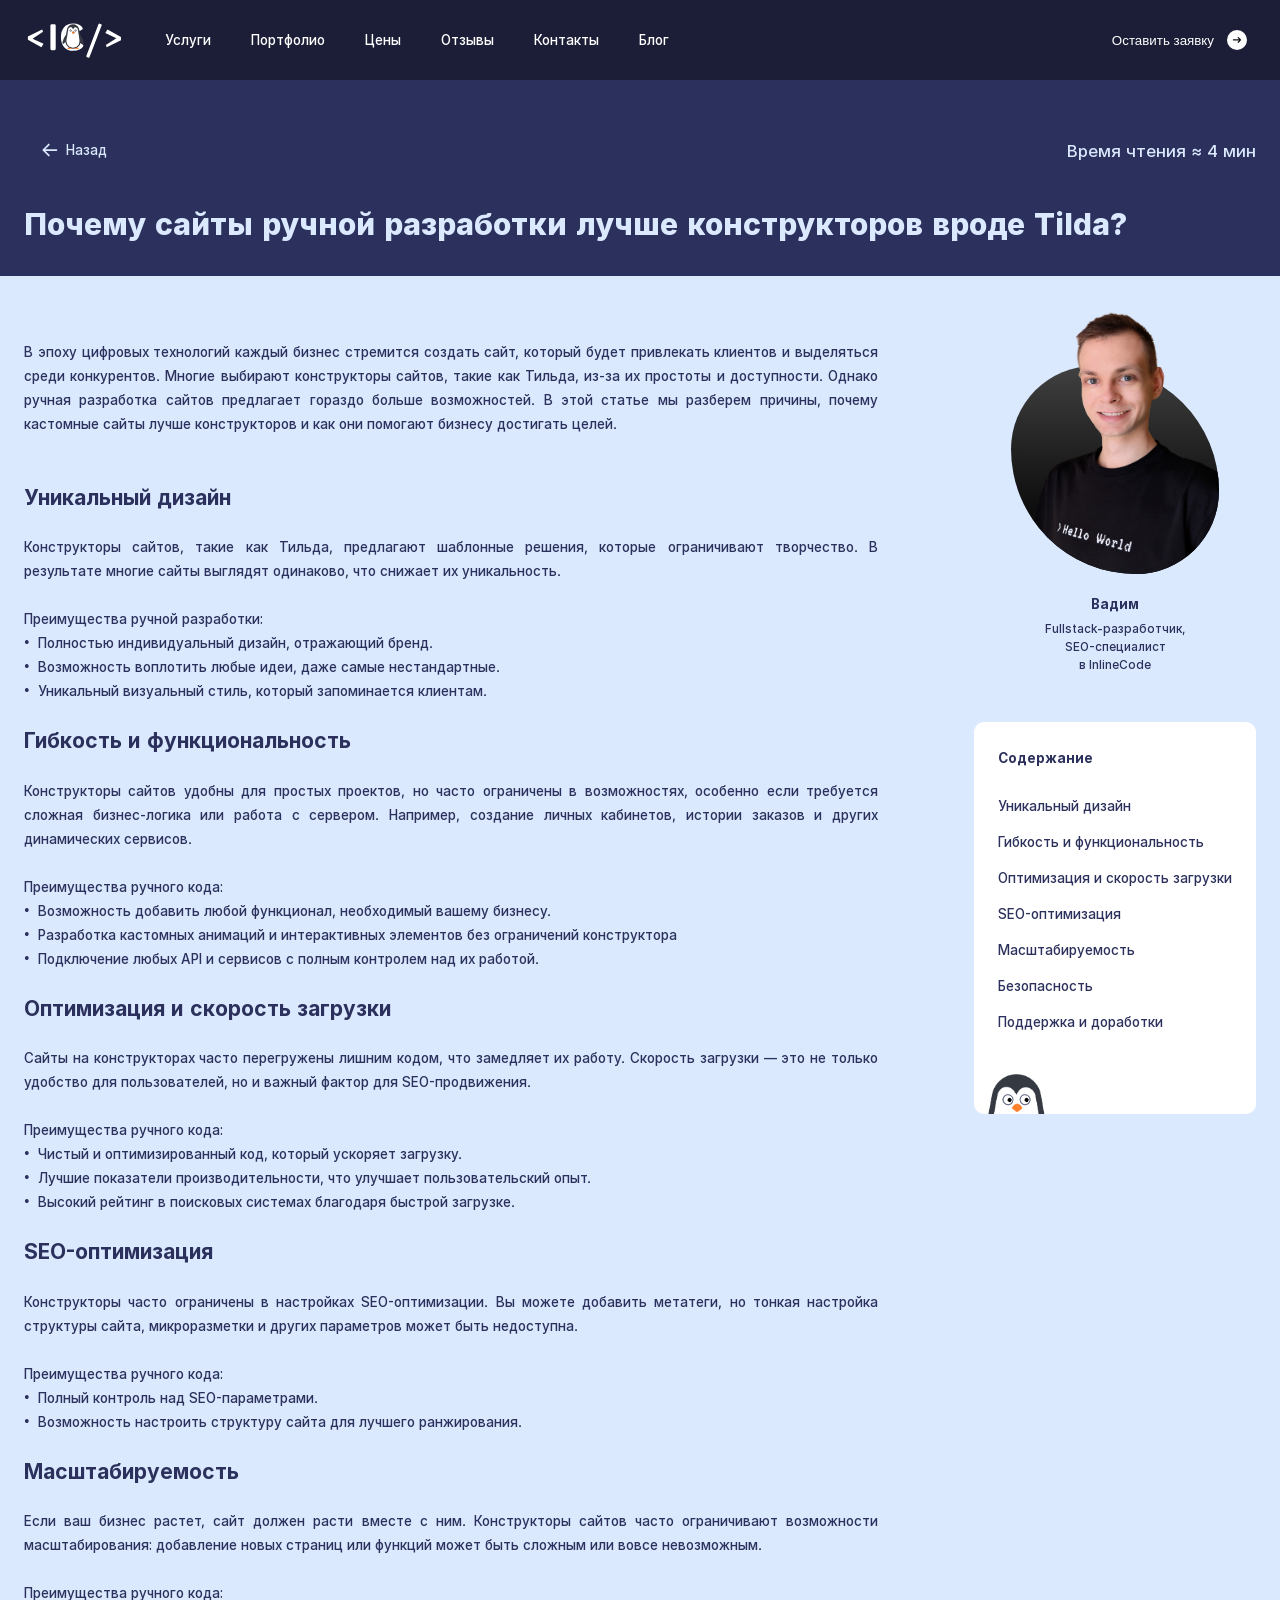
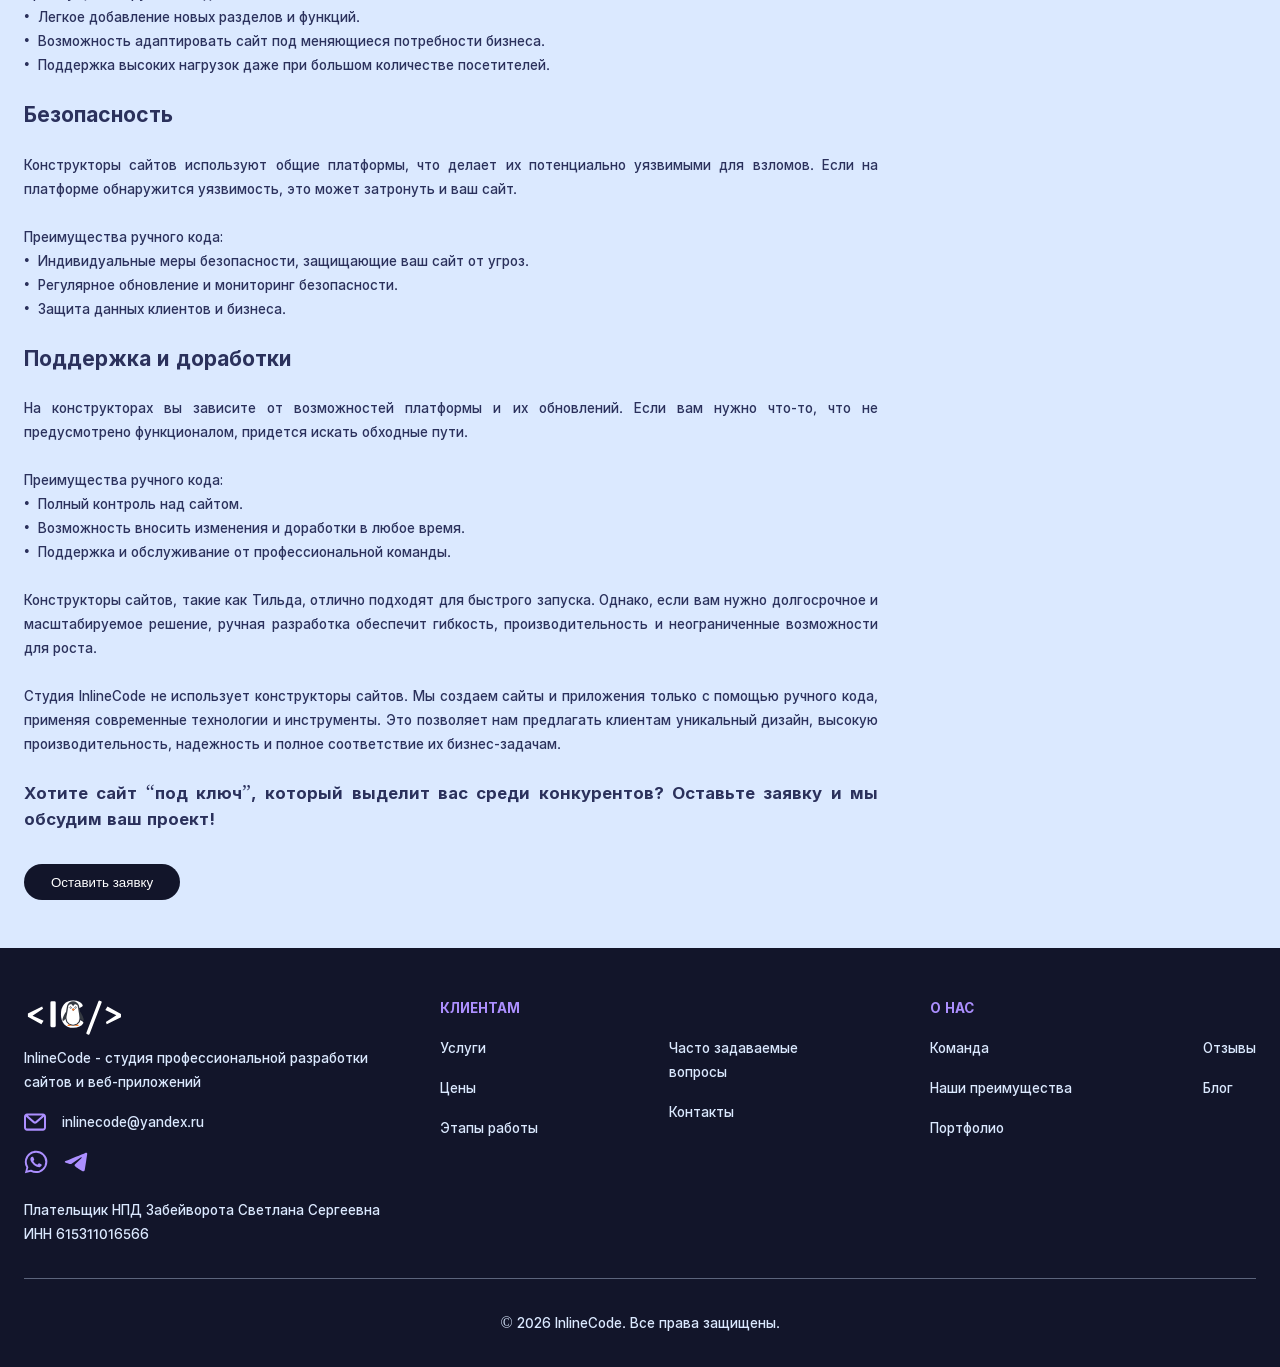
<file: blog/tilda-vs-handmade-website/index.html>
<!doctype html><html class=Ua lang=ru><meta charset=UTF-8><meta name=viewport content="width=device-width"><meta name=color-scheme content="only light"><title>Почему сайты ручной разработки лучше конструкторов вроде Tilda?</title><meta name=description content="В эпоху цифровых технологий каждый бизнес стремится создать сайт, который будет привлекать клиентов и выделяться среди конкурентов. Многие выбирают конструкторы сайтов, такие как Тильда, из-за их простоты и доступности. Однако ручная разработка сайтов предлагает гораздо больше возможностей. В этой статье мы разберем причины, почему кастомные сайты лучше конструкторов и как они помогают бизнесу достигать целей."><link rel=icon href=/favicon.ico sizes=32x32><link rel=icon media="(prefers-color-scheme: light)" type=image/svg+xml href=/favicon.svg><link rel=icon media="(prefers-color-scheme: dark)" type=image/svg+xml href=/favicon-white.svg><script type=module src=/_astro/ClientRouter.astro_astro_type_script_index_0_lang.DW16d_zL.js></script><link rel=preload as=image imagesrcset="/_astro/InlineCodeVadim.BRdvjYT1_zsxxS.webp 640w,/_astro/InlineCodeVadim.BRdvjYT1_ZDbXKv.webp 1280w" media="(max-width: 48rem)"><link rel=preload as=image imagesrcset="/_astro/InlineCodeVadimCutted.D30QnWYr_Z1IPkOY.webp 640w,/_astro/InlineCodeVadimCutted.D30QnWYr_2eIPei.webp 1280w" media="(max-width: 48rem)"><link rel=preload href=/_astro/inter-500.B3_AxxX_.woff2 as=font type=font/woff2 crossorigin><link rel=preload href=/_astro/inter-800.CvjWqXut.woff2 as=font type=font/woff2 crossorigin><link rel=preload href=/_astro/inter-700.CiPg71xT.woff2 as=font type=font/woff2 crossorigin><link href=/_astro/global.BWoF3CnQ.css rel=stylesheet><meta name=astro-view-transitions-enabled content=true><meta name=astro-view-transitions-fallback content=animate><style>.Pb[data-astro-cid-gm374vue]{border-radius:50% 40% 30% 50%/50% 30% 50% 40%;transition:border-radius 1s ease-out;animation:8s ease-in-out infinite alternate both morph,12s ease-in-out infinite alternate spin}.Mb[data-astro-cid-gm374vue]{animation:12s ease-in-out infinite alternate-reverse spin}@keyframes morph{0%{border-radius:40% 60% 60% 40%/60% 30% 70% 40%}to{border-radius:40% 60%}}@keyframes spin{to{transform:rotate(1turn)}}#blog-main h2{scroll-margin-top:var(--header-height);font-family:var(--font-inter-700,Inter-700,arial-black-fallback-700,verdana-fallback-700);font-size:var(--text-24,clamp(1.26rem,1.146rem + .538vw,1.563rem));line-height:var(--tw-leading,var(--text-24--line-height,1.1))}#blog-main p{text-align:justify}#blog-main p+h2{margin-top:var(--spacing-28-48,clamp(1.75rem,1.3152rem + 2.1739vw,3rem))}#blog-main ul:not([data-no-space]){margin-block:var(--spacing-14-24,clamp(.875rem,.6576rem + 1.087vw,1.5rem))}#blog-main h2+p,#blog-main p+p{margin-top:var(--spacing-14-24,clamp(.875rem,.6576rem + 1.087vw,1.5rem))}.wa{aspect-ratio:1;width:13.5%;rotate:var(--eye-angle);border:1px solid var(--color-gray);background:#fff;border-radius:50%;position:absolute;top:20%}.wa.xa{left:var(--eye-left)}.wa.Aa{right:var(--eye-left)}.ya{background-color:var(--color-black);width:36%;height:36%;top:15%;left:25%}@media (pointer:coarse){:where(#spy-faq,#spy-price,#spy-blog-content)[data-animate]{transition:translate .3s linear;& .wa{transition:rotate .15s linear}}}#spy-faq:where([data-animate=true],[data-animate=visibility]){--eye-angle:-120deg;translate:0 50%}#spy-blog-content{--eye-angle:120deg;&:where([data-animate=true],[data-animate=visibility]){--eye-angle:180deg;translate:0 50%}}#spy-price[data-animate=true]{translate:0 -50%;& .wa{rotate:55deg}}#spy-price[data-animate=visibility]{translate:0 50%}.astro-route-announcer{clip:rect(0 0 0 0);clip-path:inset(50%);white-space:nowrap;width:1px;height:1px;position:absolute;top:0;left:0;overflow:hidden}</style><script type=module src=/_astro/page.DffPipBq.js></script><body class="Ua Va Wa Xa Ya g h"><header id=header class="Bh C Ch Ia ud wd"> <div class=e> <div class="Dh H b g i"> <nav class=Eh> <ul class="Fh Gh Hc"> <li> <a href=/#services class="Hh Ih _b db eb"> Услуги </a> <li> <a href=/#portfolio class="Hh Ih _b db eb"> Портфолио </a> <li> <a href=/#prices class="Hh Ih _b db eb"> Цены </a> <li> <a href=/#reviews class="Hh Ih _b db eb"> Отзывы </a> <li> <a href=/#contacts class="Hh Ih _b db eb"> Контакты </a> <li> <a href=/blog/ class="Hh Ih _b db eb"> Блог </a> </li> </ul> </nav> <button aria-label="Открыть меню" id=menu-hamburger class="Jh O aj bj g i j" data-hamburger=true> <svg id=menu-icon class="Xa Yi Zi ce de k" viewBox="0 0 100 80"> <line x1=20 y1=20 x2=80 y2=20 stroke=currentColor stroke-width=8 stroke-linecap=round class="_i ce de"/> <line x1=20 y1=40 x2=80 y2=40 stroke=currentColor stroke-width=8 stroke-linecap=round class="de oi"/> <line x1=20 y1=60 x2=80 y2=60 stroke=currentColor stroke-width=8 stroke-linecap=round class="_i ce de"/> </svg> </button> <a href=/ aria-label="Домашняя страница"> <svg width=163 height=61 fill=none aria-hidden=true viewBox="0 0 163 61" class="Kh Lh c"><title>Логотип студии разработки сайтов под ключ InlineCode</title><path fill=#fff d="M28.08 42.32 6.3 30.2v-5.22l22.98-11.34 1.44 3.66-16.98 11.04 17.82 8.28zM44.677 47q-2.052 0-2.051-2.197V7.186q0-2.198 2.05-2.198h4.454q2.05 0 2.05 2.198v37.617Q51.18 47 49.13 47zm14.91-21.006q0-10.107 5.127-16.055 5.127-5.947 14.795-5.947 5.567 0 9.434 1.729 3.867 1.728 5.45 5.01 1.053 2.167-.352 2.93l-3.516 1.874q-1.845.996-3.047-1.113-.762-1.349-2.842-2.432-2.05-1.083-4.834-1.084-6.151 0-8.613 3.897-2.46 3.867-2.46 11.191t2.46 11.22q2.46 3.868 8.613 3.868 3.31 0 5.567-1.494 2.285-1.495 3.164-2.842 1.435-2.198 3.047-1.113l3.515 2.344q1.436.965.293 2.93-1.7 2.928-5.83 5.009-4.13 2.08-10.049 2.08-9.521 0-14.736-5.947-5.185-5.948-5.185-16.055m41.865 32.08q-1.377-.527-.733-2.168l19.453-50.683q.645-1.64 1.992-1.114l2.373.909q1.377.527.733 2.168l-19.453 50.683q-.645 1.641-1.992 1.113zM133.53 42.32l-1.44-3.66 16.98-11.04-17.82-8.28 3.48-5.7 21.78 12.12v5.22z"/><path fill=#353A42 d="M95.912 32.394c-1.694-5.435-3.937-8.799-5.342-10.526-.773-4.818-1.661-9.484-1.858-10.053C87.342 7.847 83.61 5 79.22 5c-4.597 0-8.473 3.122-9.67 7.383-.133.473-.955 4.873-1.69 9.498-1.407 1.731-3.642 5.092-5.333 10.513-2.129 6.829 2.788 3.717 4.17.77a12.73 12.73 0 0 0 5.65 9.513 12.4 12.4 0 0 0 6.873 2.07 12.4 12.4 0 0 0 6.873-2.07 12.73 12.73 0 0 0 5.65-9.514c1.382 2.948 6.298 6.06 4.17-.769M79.22 42.523c-5.722 0-10.377-4.709-10.377-10.496 0-3.764 2.448-17.853 2.827-19.056.746-2.367 2.95-3.48 5.053-2.46 1.582.767 2.497 2.873 2.497 2.873s.66-2.054 2.2-2.78c2.358-1.113 4.845.54 5.404 2.868.309 1.287 2.772 14.742 2.772 18.555 0 5.787-4.655 10.496-10.376 10.496"/><path fill=#FF802A d="M72.346 42.758c-1.116.086-2.104.625-2.043 2.242h17.833c.061-1.617-.926-2.156-2.043-2.242a12.4 12.4 0 0 1-6.873 2.07 12.4 12.4 0 0 1-6.874-2.07"/><path fill=#fff d="M81.42 10.604c-1.54.726-2.2 2.78-2.2 2.78s-.915-2.105-2.497-2.873c-2.103-1.02-4.307.093-5.054 2.46-.379 1.204-2.826 15.292-2.826 19.056 0 5.787 4.655 10.496 10.376 10.496s10.376-4.708 10.376-10.496c0-3.813-2.463-17.267-2.772-18.554-.559-2.33-3.045-3.981-5.403-2.87m-1.926 6.316c1.54 0 2.127 1.842 2.127 1.842l-2.127 1.559-2.127-1.559s.587-1.842 2.127-1.842m-5.526-2.067a1.396 1.396 0 0 1 1.683-1.046c.75.18 1.214.942 1.035 1.702a1.395 1.395 0 0 1-1.682 1.046 1.413 1.413 0 0 1-1.036-1.702m9.467 1.702a1.396 1.396 0 0 1-1.682-1.046 1.41 1.41 0 0 1 1.035-1.702 1.395 1.395 0 0 1 1.682 1.046 1.414 1.414 0 0 1-1.035 1.702"/><path fill=#FF802A d="M81.622 18.762s-.588-1.842-2.128-1.842-2.127 1.842-2.127 1.842l2.127 1.559z"/><path fill=#fff stroke=#353A42 stroke-width=.5 d="M76.486 15.238a1.31 1.31 0 0 1-1.301 1.32 1.31 1.31 0 0 1-1.302-1.32c0-.731.585-1.32 1.302-1.32a1.31 1.31 0 0 1 1.301 1.32Zm8.071 0a1.31 1.31 0 0 1-1.302 1.32 1.31 1.31 0 0 1-1.302-1.32c0-.731.586-1.32 1.302-1.32a1.31 1.31 0 0 1 1.302 1.32Z"/><ellipse cx=75.495 cy=15.238 fill=#353A42 rx=.31 ry=.314 /><ellipse cx=83.565 cy=15.238 fill=#353A42 rx=.31 ry=.314 /></svg> </a> <button target=modal-contact-form class="Mh O Xa Xb Yb Zb _b ac bc cc dc ec g i rd"> Оставить заявку <div class="_b g i j la sb"> <svg fill=none aria-hidden=true viewBox="0 0 13 9" height=0.4375em><path stroke=#0F0C14 stroke-linecap=round stroke-linejoin=round stroke-width=2 d="M1 4.403h10.889M8.45 1l3.439 3.5L8.45 8"/></svg> </div> </button> </div> </div> </header> <script>!function(){let e=window.matchMedia("(max-width: 64rem)");function i(){let i,s,a;e.matches&&(s=document.querySelector("header"),a=document.querySelector("[data-hamburger]"),a?.addEventListener("click",()=>{if(i||(s?.insertAdjacentHTML("afterend",'<aside class="Vd ne fi ud Nb gi Bh hi wd ii Oa ji" data-sidebar tabindex="-1"> <div class="e"> <nav> <ul class="pc ki g h"> <li style="--delay:0ms" class="_a li mi Ad k g i ni Rg oi Wd pi qi"> <svg aria-hidden="true" width="1.7em" height="1.7em"> <use href="/icons.svg#sidebar-service-icon"></use> </svg> <a href="/#services"> <span class="x Nb"></span> Услуги </a> </li><li style="--delay:50ms" class="_a li mi Ad k g i ni Rg oi Wd pi qi"> <svg aria-hidden="true" width="1.7em" height="1.7em"> <use href="/icons.svg#sidebar-portfolio-icon"></use> </svg> <a href="/#portfolio"> <span class="x Nb"></span> Портфолио </a> </li><li style="--delay:100ms" class="_a li mi Ad k g i ni Rg oi Wd pi qi"> <svg aria-hidden="true" width="1.7em" height="1.7em"> <use href="/icons.svg#sidebar-price-icon"></use> </svg> <a href="/#prices"> <span class="x Nb"></span> Цены </a> </li><li style="--delay:150ms" class="_a li mi Ad k g i ni Rg oi Wd pi qi"> <svg aria-hidden="true" width="1.7em" height="1.7em"> <use href="/icons.svg#sidebar-reviews-icon"></use> </svg> <a href="/#reviews"> <span class="x Nb"></span> Отзывы </a> </li><li style="--delay:200ms" class="_a li mi Ad k g i ni Rg oi Wd pi qi"> <svg aria-hidden="true" width="1.7em" height="1.7em" class="yc"> <use href="/icons.svg#sidebar-contacts-icon"></use> </svg> <a href="/#contacts"> <span class="x Nb"></span> Контакты </a> </li><li style="--delay:250ms" class="_a li mi Ad k g i ni Rg oi Wd pi qi"> <svg aria-hidden="true" width="1.7em" height="1.7em"> <use href="/icons.svg#sidebar-blog-icon"></use> </svg> <a href="/blog"> <span class="x Nb"></span> Блог </a> </li> </ul> </nav> </div> </aside>'),(i=document.querySelector("aside")).addEventListener("click",e=>{e.target?.closest("a")&&a.click()})),a.classList.toggle("open"),i.dataset.active){delete i.dataset.active,delete document.body.dataset.lock;return}document.body.dataset.lock="true",i.dataset.active="true"}))}i(),document.addEventListener("astro:after-swap",i),e.addEventListener("change",i)}()</script> <div class="a b c"></div> <main id=blog-main class="d t"> <div class=a> <div class=e> <div class="_a ab bb g i"> <a href=/blog/ class="G K O P cb db eb g i ia ua"> <svg width=1.125em height=1em fill=none aria-hidden=true viewBox="0 0 18 16" class=Z><path stroke=currentColor stroke-linecap=round stroke-linejoin=round stroke-width=2 d="M1.5 8h15m-15 0 6.25-6.25M1.5 8l6.25 6.25"/></svg> Назад </a> <div class="G s">Время чтения ≈ 4 мин</div> </div> <h1 class="G fb gb hb">Почему сайты ручной разработки лучше конструкторов вроде Tilda?</h1> </div> </div> <div class=w> <div class=e> <div class="I U ib jb kb lb"> <div> <div> <p> В эпоху цифровых технологий каждый бизнес стремится создать сайт, который будет привлекать клиентов и выделяться среди конкурентов. Многие выбирают конструкторы сайтов, такие как Тильда, из-за их простоты и доступности. Однако ручная разработка сайтов предлагает гораздо больше возможностей. В этой статье мы разберем причины, почему кастомные сайты лучше конструкторов и как они помогают бизнесу достигать целей. </p> <h2 id=1>Уникальный дизайн</h2> <p> Конструкторы сайтов, такие как Тильда, предлагают шаблонные решения, которые ограничивают творчество. В результате многие сайты выглядят одинаково, что снижает их уникальность. </p> <ul role=list> <li>Преимущества ручной разработки:</li> <li class="g ua"> <span>•</span> Полностью индивидуальный дизайн, отражающий бренд. </li> <li class="g ua"> <span>•</span> Возможность воплотить любые идеи, даже самые нестандартные. </li> <li class="g ua"> <span>•</span> Уникальный визуальный стиль, который запоминается клиентам. </li> </ul> <h2 id=2>Гибкость и функциональность</h2> <p> Конструкторы сайтов удобны для простых проектов, но часто ограничены в возможностях, особенно если требуется сложная бизнес-логика или работа с сервером. Например, создание личных кабинетов, истории заказов и других динамических сервисов. </p> <ul role=list> <li>Преимущества ручного кода:</li> <li class="g ua"> <span>•</span> Возможность добавить любой функционал, необходимый вашему бизнесу. </li> <li class="g ua"> <span>•</span> Разработка кастомных анимаций и интерактивных элементов без ограничений конструктора </li> <li class="g ua"> <span>•</span> Подключение любых API и сервисов с полным контролем над их работой. </li> </ul> <h2 id=3>Оптимизация и скорость загрузки</h2> <p> Сайты на конструкторах часто перегружены лишним кодом, что замедляет их работу. Скорость загрузки — это не только удобство для пользователей, но и важный фактор для SEO-продвижения. </p> <ul role=list> <li>Преимущества ручного кода:</li> <li class="g ua"> <span>•</span> Чистый и оптимизированный код, который ускоряет загрузку. </li> <li class="g ua"> <span>•</span> Лучшие показатели производительности, что улучшает пользовательский опыт. </li> <li class="g ua"> <span>•</span> Высокий рейтинг в поисковых системах благодаря быстрой загрузке. </li> </ul> <h2 id=4>SEO-оптимизация</h2> <p> Конструкторы часто ограничены в настройках SEO-оптимизации. Вы можете добавить метатеги, но тонкая настройка структуры сайта, микроразметки и других параметров может быть недоступна. </p> <ul role=list> <li>Преимущества ручного кода:</li> <li class="g ua"> <span>•</span> Полный контроль над SEO-параметрами. </li> <li class="g ua"> <span>•</span> Возможность настроить структуру сайта для лучшего ранжирования. </li> </ul> <h2 id=5>Масштабируемость</h2> <p> Если ваш бизнес растет, сайт должен расти вместе с ним. Конструкторы сайтов часто ограничивают возможности масштабирования: добавление новых страниц или функций может быть сложным или вовсе невозможным. </p> <ul role=list> <li>Преимущества ручного кода:</li> <li class="g ua"> <span>•</span> Легкое добавление новых разделов и функций. </li> <li class="g ua"> <span>•</span> Возможность адаптировать сайт под меняющиеся потребности бизнеса. </li> <li class="g ua"> <span>•</span> Поддержка высоких нагрузок даже при большом количестве посетителей. </li> </ul> <h2 id=6>Безопасность</h2> <p> Конструкторы сайтов используют общие платформы, что делает их потенциально уязвимыми для взломов. Если на платформе обнаружится уязвимость, это может затронуть и ваш сайт. </p> <ul role=list> <li>Преимущества ручного кода:</li> <li class="g ua"> <span>•</span> Индивидуальные меры безопасности, защищающие ваш сайт от угроз. </li> <li class="g ua"> <span>•</span> Регулярное обновление и мониторинг безопасности. </li> <li class="g ua"> <span>•</span> Защита данных клиентов и бизнеса. </li> </ul> <h2 id=7>Поддержка и доработки</h2> <p> На конструкторах вы зависите от возможностей платформы и их обновлений. Если вам нужно что-то, что не предусмотрено функционалом, придется искать обходные пути. </p> <ul role=list> <li>Преимущества ручного кода:</li> <li class="g ua"> <span>•</span> Полный контроль над сайтом. </li> <li class="g ua"> <span>•</span> Возможность вносить изменения и доработки в любое время. </li> <li class="g ua"> <span>•</span> Поддержка и обслуживание от профессиональной команды. </li> </ul> <p> Конструкторы сайтов, такие как Тильда, отлично подходят для быстрого запуска. Однако, если вам нужно долгосрочное и масштабируемое решение, ручная разработка обеспечит гибкость, производительность и неограниченные возможности для роста. </p> <p> Студия InlineCode не использует конструкторы сайтов. Мы создаем сайты и приложения только с помощью ручного кода, применяя современные технологии и инструменты. Это позволяет нам предлагать клиентам уникальный дизайн, высокую производительность, надежность и полное соответствие их бизнес-задачам. </p> <p class="r s"> Хотите сайт “под ключ”, который выделит вас среди конкурентов? Оставьте заявку и мы обсудим ваш проект! </p> </div> <button class="O P Q R Va Xa _b ia ja lc mb mc nc" target=modal-contact-form> Оставить заявку </button> </div> <div class="H J g j nb ob pb qb rb"> <div> <div class="Kb Lb g i j k" data-astro-cid-gm374vue> <div class="Pb Qb Rb Sb Tb U Ub Vb Za sb" data-astro-cid-gm374vue> <div class="Kb Lb Mb" data-astro-cid-gm374vue> <img srcset="/_astro/InlineCodeVadim.BRdvjYT1_zsxxS.webp 640w,/_astro/InlineCodeVadim.BRdvjYT1_ZDbXKv.webp 1280w" loading=eager decoding=async fetchpriority=auto width=1620 height=1900 class=ub alt="InlineCode разработчик"> </div> </div> <div class="Nb x" data-astro-cid-gm374vue> <img srcset="/_astro/InlineCodeVadimCutted.D30QnWYr_Z1IPkOY.webp 640w,/_astro/InlineCodeVadimCutted.D30QnWYr_2eIPei.webp 1280w" loading=eager decoding=async fetchpriority=auto width=1620 height=1900 class=ub alt="InlineCode разработчик"> </div> </div> <div class=wb> <div class="p r"> Вадим </div> <div class="Z p xb"> Fullstack-разработчик, <br> SEO-специалист <br>в InlineCode </div> </div> </div> <div class="C d yb zb"> <div class="Ab Bb C Cb Db Eb Fb Za k ka la"> <div class="Gb r">Содержание</div> <ul id=contentListWrapper class="Hb Ib g h" role=list> <li data-id=1 class="Jb O"> Уникальный дизайн <li data-id=2 class="Jb O"> Гибкость и функциональность <li data-id=3 class="Jb O"> Оптимизация и скорость загрузки <li data-id=4 class="Jb O"> SEO-оптимизация <li data-id=5 class="Jb O"> Масштабируемость <li data-id=6 class="Jb O"> Безопасность <li data-id=7 class="Jb O"> Поддержка и доработки </li> </ul> <div class="Ka x y z"> <div data-pen-spy id=spy-blog-content class="Ba Ca Da Ea Fa Ga Ha Qa Ra Sa Ta"> <div class="wa xa"> <div class="x ya za"></div> </div> <div class="Aa wa"> <div class="x ya za"></div> </div> </div> </div> <script type=module>document.addEventListener("astro:page-load",()=>{let e=window.matchMedia("(pointer: coarse)").matches,t=window.matchMedia("(min-width:48rem)"),a=document.querySelectorAll("[data-pen-spy]"),i,n={},r=t.matches,s=e=>{let t=e.getBoundingClientRect(),a=t.left+window.scrollX+t.width/2,i=t.top+window.scrollY+t.height/2;n[e.id]=[a,i]},d=()=>a.forEach(s),l=new IntersectionObserver(e=>{e.forEach(e=>{let t=e.target.firstElementChild;"spy-blog-content"===t.id&&r?e.isIntersecting?i=setInterval(()=>{s(t)},500):clearInterval(i):e.isIntersecting&&(t.dataset.animate="visibility",setTimeout(()=>{t.dataset.animate="false"},250))})},{threshold:.5});a.forEach(t=>{let a=t.parentElement;("spy-price"!==t.id||e)&&a&&l.observe(a)}),e||(d(),window.addEventListener("mousemove",e=>{let t=e.pageY,i=e.pageX;Array.from(a).slice(0,1).forEach(e=>{let[a,r]=n[e.id],s=-(180/Math.PI*Math.atan2(i-a,t-r)*1)+180;e.style.setProperty("--eye-angle",s+"deg")})}),window.addEventListener("resize",d)),e&&a.forEach(e=>{e.addEventListener("click",t=>{e.dataset.animate=["true","visibility"].includes(e.dataset.animate)?"false":"true"}),e.addEventListener("transitionend",t=>{"translate"===t.propertyName&&(e.dataset.animate="false")})}),t.addEventListener("change",e=>{r=e.matches})})</script> </div> </div> </div> </div> </div> </div> </main> <footer class="G ab" aria-labelledby=footer-heading> <h2 id=footer-heading class=jd>Footer</h2> <div class=e> <div class="Df H Ie g h"> <div class=Nh> <a href=/ aria-label="Домашняя страница"><svg width=163 height=61 fill=none aria-hidden=true viewBox="0 0 163 61" class="Kh Lh c"><title>Логотип студии разработки сайтов под ключ InlineCode</title><path fill=#fff d="M28.08 42.32 6.3 30.2v-5.22l22.98-11.34 1.44 3.66-16.98 11.04 17.82 8.28zM44.677 47q-2.052 0-2.051-2.197V7.186q0-2.198 2.05-2.198h4.454q2.05 0 2.05 2.198v37.617Q51.18 47 49.13 47zm14.91-21.006q0-10.107 5.127-16.055 5.127-5.947 14.795-5.947 5.567 0 9.434 1.729 3.867 1.728 5.45 5.01 1.053 2.167-.352 2.93l-3.516 1.874q-1.845.996-3.047-1.113-.762-1.349-2.842-2.432-2.05-1.083-4.834-1.084-6.151 0-8.613 3.897-2.46 3.867-2.46 11.191t2.46 11.22q2.46 3.868 8.613 3.868 3.31 0 5.567-1.494 2.285-1.495 3.164-2.842 1.435-2.198 3.047-1.113l3.515 2.344q1.436.965.293 2.93-1.7 2.928-5.83 5.009-4.13 2.08-10.049 2.08-9.521 0-14.736-5.947-5.185-5.948-5.185-16.055m41.865 32.08q-1.377-.527-.733-2.168l19.453-50.683q.645-1.64 1.992-1.114l2.373.909q1.377.527.733 2.168l-19.453 50.683q-.645 1.641-1.992 1.113zM133.53 42.32l-1.44-3.66 16.98-11.04-17.82-8.28 3.48-5.7 21.78 12.12v5.22z"/><path fill=#353A42 d="M95.912 32.394c-1.694-5.435-3.937-8.799-5.342-10.526-.773-4.818-1.661-9.484-1.858-10.053C87.342 7.847 83.61 5 79.22 5c-4.597 0-8.473 3.122-9.67 7.383-.133.473-.955 4.873-1.69 9.498-1.407 1.731-3.642 5.092-5.333 10.513-2.129 6.829 2.788 3.717 4.17.77a12.73 12.73 0 0 0 5.65 9.513 12.4 12.4 0 0 0 6.873 2.07 12.4 12.4 0 0 0 6.873-2.07 12.73 12.73 0 0 0 5.65-9.514c1.382 2.948 6.298 6.06 4.17-.769M79.22 42.523c-5.722 0-10.377-4.709-10.377-10.496 0-3.764 2.448-17.853 2.827-19.056.746-2.367 2.95-3.48 5.053-2.46 1.582.767 2.497 2.873 2.497 2.873s.66-2.054 2.2-2.78c2.358-1.113 4.845.54 5.404 2.868.309 1.287 2.772 14.742 2.772 18.555 0 5.787-4.655 10.496-10.376 10.496"/><path fill=#FF802A d="M72.346 42.758c-1.116.086-2.104.625-2.043 2.242h17.833c.061-1.617-.926-2.156-2.043-2.242a12.4 12.4 0 0 1-6.873 2.07 12.4 12.4 0 0 1-6.874-2.07"/><path fill=#fff d="M81.42 10.604c-1.54.726-2.2 2.78-2.2 2.78s-.915-2.105-2.497-2.873c-2.103-1.02-4.307.093-5.054 2.46-.379 1.204-2.826 15.292-2.826 19.056 0 5.787 4.655 10.496 10.376 10.496s10.376-4.708 10.376-10.496c0-3.813-2.463-17.267-2.772-18.554-.559-2.33-3.045-3.981-5.403-2.87m-1.926 6.316c1.54 0 2.127 1.842 2.127 1.842l-2.127 1.559-2.127-1.559s.587-1.842 2.127-1.842m-5.526-2.067a1.396 1.396 0 0 1 1.683-1.046c.75.18 1.214.942 1.035 1.702a1.395 1.395 0 0 1-1.682 1.046 1.413 1.413 0 0 1-1.036-1.702m9.467 1.702a1.396 1.396 0 0 1-1.682-1.046 1.41 1.41 0 0 1 1.035-1.702 1.395 1.395 0 0 1 1.682 1.046 1.414 1.414 0 0 1-1.035 1.702"/><path fill=#FF802A d="M81.622 18.762s-.588-1.842-2.128-1.842-2.127 1.842-2.127 1.842l2.127 1.559z"/><path fill=#fff stroke=#353A42 stroke-width=.5 d="M76.486 15.238a1.31 1.31 0 0 1-1.301 1.32 1.31 1.31 0 0 1-1.302-1.32c0-.731.585-1.32 1.302-1.32a1.31 1.31 0 0 1 1.301 1.32Zm8.071 0a1.31 1.31 0 0 1-1.302 1.32 1.31 1.31 0 0 1-1.302-1.32c0-.731.586-1.32 1.302-1.32a1.31 1.31 0 0 1 1.302 1.32Z"/><ellipse cx=75.495 cy=15.238 fill=#353A42 rx=.31 ry=.314 /><ellipse cx=83.565 cy=15.238 fill=#353A42 rx=.31 ry=.314 /></svg></a> <p class="G Oh"> InlineCode - студия профессиональной разработки сайтов и веб-приложений </p> <div class="D _a g ha i k"> <svg width=1.375em height=1.125em fill=none aria-hidden=true viewBox="0 0 22 18" class="c md"><path fill=#AC8FFF fill-rule=evenodd d="M19 .466c1.657 0 3 1.444 3 3.224v10.75c0 1.78-1.343 3.224-3 3.224H3c-1.657 0-3-1.444-3-3.225V3.69C0 1.91 1.343.466 3 .466zm-.747 2.15H3.747l6.633 5.628a.946.946 0 0 0 1.24 0zM2 3.872v10.567c0 .594.448 1.075 1 1.075h16c.552 0 1-.481 1-1.075V3.872l-7.141 6.06a2.84 2.84 0 0 1-3.718 0z" clip-rule=evenodd /></svg> <a class=ld href=mailto:inlinecode@yandex.ru><span class="Nb x"></span>inlinecode@yandex.ru</a> </div> <div class="D _a g"> <a target=_blank href="https://wa.me/79515227332?text=Здравствуйте! Хотел бы заказать у вас сайт. Когда можно обсудить детали?" rel=nofollow aria-label="Заказ сайта в Telegram"> <svg width=1.5em height=1.5em fill=none aria-hidden=true viewBox="0 0 24 24" class=yc><g fill=currentColor clip-path=url(#a)><path d="M17.13 14.196c-.285-.134-1.65-.807-1.905-.912s-.435-.135-.63.15c-.195.284-.72.897-.885 1.092-.165.194-.315.209-.6 0a7.7 7.7 0 0 1-2.235-1.377 7.9 7.9 0 0 1-1.5-1.93c-.165-.269 0-.418.12-.568s.27-.314.42-.479q.165-.214.27-.463a.57.57 0 0 0 0-.494c0-.135-.63-1.496-.87-2.05s-.45-.478-.615-.478h-.6a1.08 1.08 0 0 0-.75.344 3.14 3.14 0 0 0-.975 2.319A5.36 5.36 0 0 0 7.5 12.267a12.47 12.47 0 0 0 4.785 4.188c.66.284 1.17.449 1.575.584.569.171 1.17.207 1.755.104a2.9 2.9 0 0 0 1.89-1.316c.173-.416.23-.87.165-1.316-.075-.105-.255-.18-.54-.315"/><path d="M19.935 4.01A11.04 11.04 0 0 0 12 .747c-1.953.01-3.868.532-5.556 1.511a11.14 11.14 0 0 0-4.06 4.072 11.1 11.1 0 0 0 .001 11.097l-1.5 5.759 5.91-1.496a11.1 11.1 0 0 0 5.325 1.346H12c2.217.015 4.388-.63 6.236-1.85a11.14 11.14 0 0 0 4.141-5.005 11.1 11.1 0 0 0-2.442-12.173M12 21.122a9.2 9.2 0 0 1-4.725-1.302l-.33-.194-3.51.912.93-3.41-.21-.344A9.224 9.224 0 0 1 6.253 4.678a9.287 9.287 0 0 1 12.302.663 9.15 9.15 0 0 1 2.715 6.537 9.25 9.25 0 0 1-2.72 6.532A9.3 9.3 0 0 1 12 21.124"/></g><defs><clipPath id=a><path fill=#fff d="M0 0h24v23.934H0z"/></clipPath></defs></svg> </a> <a target=_blank href="https://t.me/InlineCode_chat?text=Здравствуйте! Хотел бы заказать у вас сайт. Когда можно обсудить детали?" rel=nofollow aria-label="Заказать создание сайта через WhatsApp"> <svg width=1.5em height=1.5em fill=none aria-hidden=true viewBox="0 0 24 24" class=yc><path fill=currentColor d="M21.294 2.906C18.34 4.126 5.679 9.356 2.18 10.782c-2.346.913-.973 1.769-.973 1.769s2.003.685 3.72 1.198c1.717.514 2.632-.057 2.632-.057l8.07-5.421c2.86-1.94 2.174-.343 1.487.342a217 217 0 0 1-6.009 5.707c-.915.8-.457 1.484-.057 1.826 1.488 1.256 5.551 3.824 5.78 3.995 1.209.854 3.587 2.082 3.949-.513l1.43-8.96c.458-3.025.916-5.821.973-6.62.172-1.94-1.888-1.142-1.888-1.142"/></svg> </a> </div> <div class="dg va"> <p class=G> Плательщик НПД Забейворота Светлана Сергеевна </p> <div class=G>ИНН 615311016566</div> </div> </div> <div class="Ib J Ph Qh Rh Sh Th d g"> <div class="Wh Xh Yh Zh _a _h g h nf"> <ul class="_a g h"> <li class="r yc">КЛИЕНТАМ</li> <li> <a class=Uh href=/#services> Услуги </a> <li> <a class=Uh href=/#prices> Цены </a> <li> <a class=Uh href=/#stages> Этапы работы </a> </li> </ul> <ul class="_a g h"> <li class="Hc Vh he qf r"> КЛИЕНТАМ </li> <li> <a class=Uh href=/#faq> Часто задаваемые <br> вопросы </a> <li> <a class=Uh href=/#contacts> Контакты </a> </li> </ul> </div><div class="Wh Xh Yh _a g h nf"> <ul class="_a g h"> <li class="r yc">О НАС</li> <li> <a class=Uh href=/#team> Команда </a> <li> <a class=Uh href=/#advantages> Наши преимущества </a> <li> <a class=Uh href=/#portfolio> Портфолио </a> </li> </ul> <ul class="_a g h"> <li class="Hc Vh he qf r"> О НАС </li> <li> <a class=Uh href=/#reviews> Отзывы </a> <li> <a class=Uh href=/blog/> Блог </a> </li> </ul> </div> </div> </div> <hr class=ba> <p class="G mf p"> © 2026 InlineCode. Все права защищены. </p> </div> </footer> <dialog class="C Ni Ua cj dj ej i j" id=modal-contact-form tabindex=-1> <div class="C Ka e"> <div class="Ta fa k td"> <form id=form-modal-contact-form data-contact-form class="K Vd Wi Xi w" novalidate> <div class="Md T U t"> <div data-group class=Vd> <div class=k> <input id=modal-contact-form-name type=text name=name class="C Ji Ki Li Mi Ni Oa Oi P ka mi" aria-required=true autocomplete=given-name> <label for=modal-contact-form-name class="Ia Li Pi Qi _e r w x"> Имя* </label> <svg width=1.5em height=1.5em fill=none aria-hidden=true viewBox="0 0 24 24" class="Ri _e eg x"><path stroke=#2B315C stroke-linecap=round stroke-linejoin=round stroke-width=2 d="M5 21a7 7 0 1 1 14 0M16 7a4 4 0 1 1-8 0 4 4 0 0 1 8 0"/></svg> </div> <span role=alert class="Bi Ci Hc Oh Si"> *Обязательное поле </span> </div><div data-group class=Vd> <div class=k> <input id=modal-contact-form-email type=email name=email class="C Ji Ki Li Mi Ni Oa Oi P ka mi" aria-required=false autocomplete=email inputmode=email> <label for=modal-contact-form-email class="Ia Li Pi Qi _e r w x"> Email </label> <svg width=1.5em height=1.5em fill=none aria-hidden=true viewBox="0 0 24 24" class="Ri _e eg x"><path stroke=#1C274C stroke-width=1.5 d="M2 12c0-3.771 0-5.657 1.172-6.828S6.229 4 10 4h4c3.771 0 5.657 0 6.828 1.172S22 8.229 22 12s0 5.657-1.172 6.828S17.771 20 14 20h-4c-3.771 0-5.657 0-6.828-1.172S2 15.771 2 12Z"/><path stroke=#1C274C stroke-linecap=round stroke-width=1.5 d="m6 8 2.159 1.8c1.837 1.53 2.755 2.295 3.841 2.295s2.005-.765 3.841-2.296L18 8"/></svg> </div> <span role=alert class="Bi Ci Hc Oh Si"> *Обязательное поле </span> </div><div data-group class=Vd> <div class=k> <input id=modal-contact-form-mobile type=text name=mobile class="C Ji Ki Li Mi Ni Oa Oi P ka mi" aria-required=true autocomplete=tel inputmode=tel> <label for=modal-contact-form-mobile class="Ia Li Pi Qi _e r w x"> Телефон* </label> <svg width=1.5em height=1.688em fill=none aria-hidden=true viewBox="0 0 24 27" class="Ri _e eg x"><path fill=currentColor d="m15.094 16.04.514-.54-1.194-1.265-.513.539zm2.24-.765 2.154 1.236.809-1.568-2.156-1.236zm2.57 3.691-1.603 1.68 1.193 1.266 1.602-1.68zm-2.58 2.222c-1.635.16-5.867.017-10.449-4.787l-1.193 1.265c5 5.243 9.759 5.5 11.8 5.299zM6.875 16.4c-4.367-4.58-5.09-8.432-5.18-10.103L.004 6.4c.113 2.103 1.009 6.371 5.677 11.266zm1.552-7.353.323-.34-1.193-1.265-.324.34zm.58-4.664L7.586 2.38 6.231 3.45l1.422 2.004zm-6.206-2.44L1.03 3.801l1.192 1.265 1.77-1.857zM7.83 8.415a31 31 0 0 0-.598-.63l-.002.001-.003.004-.058.068a1.9 1.9 0 0 0-.27.498c-.115.322-.176.747-.099 1.274.151 1.029.824 2.389 2.546 4.194l1.193-1.265c-1.612-1.69-1.996-2.718-2.067-3.203-.034-.23.001-.344.011-.371q.01-.025.002-.007a.3.3 0 0 1-.036.046l-.01.011-.01.012c-.002 0-.002.001-.599-.632m1.516 5.41c1.722 1.806 3.018 2.509 3.996 2.667.5.08.902.016 1.208-.104a1.7 1.7 0 0 0 .473-.28l.064-.062.004-.003.001-.002c.001 0 .002-.002-.595-.634-.596-.633-.595-.634-.595-.635l.002-.001.003-.004.006-.006.054-.047q.016-.01-.008.002c-.028.01-.138.048-.36.012-.467-.075-1.449-.48-3.06-2.169zM7.586 2.38C6.435.76 4.173.504 2.8 1.944l1.193 1.265c.6-.628 1.665-.564 2.237.24zM1.693 6.298c-.022-.411.157-.842.53-1.232L1.03 3.801C.424 4.436-.053 5.336.005 6.4zM18.3 20.647c-.31.325-.642.508-.977.54l.157 1.778c.83-.082 1.508-.523 2.013-1.053zM8.75 8.709c1.11-1.165 1.192-3.007.257-4.325l-1.355 1.07c.455.64.388 1.482-.096 1.99zm10.737 7.802c.923.529 1.067 1.772.415 2.455l1.194 1.266c1.512-1.586 1.045-4.231-.8-5.29zm-3.88-1.01c.433-.455 1.13-.567 1.725-.226l.808-1.568c-1.222-.7-2.74-.507-3.727.528z"/></svg> </div> <span role=alert class="Bi Ci Hc Oh Si"> *Обязательное поле </span> </div><div data-group> <div class=k> <input id=modal-contact-form-money type=text name=money class="C Ji Ki Li Mi Ni Oa Oi P ka mi" aria-required=false autocomplete=off> <label for=modal-contact-form-money class="Ia Li Pi Qi _e r w x"> Планируемый бюджет </label> <svg width=1.5em height=1.5em fill=none aria-hidden=true viewBox="0 0 24 24" class="Ri _e eg x"><path stroke=#2B315C stroke-width=1.5 d="M2 14c0-3.771 0-5.657 1.172-6.828S6.229 6 10 6h4c3.771 0 5.657 0 6.828 1.172S22 10.229 22 14s0 5.657-1.172 6.828S17.771 22 14 22h-4c-3.771 0-5.657 0-6.828-1.172S2 17.771 2 14Zm14-8c0-1.886 0-2.828-.586-3.414S13.886 2 12 2s-2.828 0-3.414.586S8 4.114 8 6"/><path stroke=#2B315C stroke-linecap=round stroke-width=1.5 d="M12 17.333c1.105 0 2-.746 2-1.666S13.105 14 12 14s-2-.746-2-1.667c0-.92.895-1.666 2-1.666m0 6.666c-1.105 0-2-.746-2-1.666m2 1.666V18m0-7.333V10m0 .667c1.105 0 2 .746 2 1.666"/></svg> </div> </div> </div> <div class="D k"> <label for=modal-contact-form-form-modal-contact-form class="k r ri t w xc">Расскажите о том, что вы хотите реализовать </label> <div class="C Ji Ni Oa P gj jj ka kj"> <textarea class="C Li fj ga gj hj ij th" id=modal-contact-form-form-modal-contact-form name=message></textarea> </div> <script type=module>document.addEventListener("astro:page-load",()=>{document.querySelectorAll("textarea").forEach(e=>{e.addEventListener("input",()=>{let t=e.scrollHeight;e.style.height="auto",e.style.height=`${e.scrollHeight}px`,t>190?(e.style.maxHeight="190px",e.style.overflowY="scroll"):(e.style.overflowY="hidden",e.style.maxHeight="none")})})})</script> </div> <p class="Oh ba si ti"> Заполняя данную форму вы соглашаетесь на обработку персональных данных “InlineCode” в соответствии с законом №152-Ф3 “О персональных данных” <a class=Dg href=/_astro/politica.D0fZ4gIV.pdf download rel=nofollow aria-label="Документ политики конфиденциальности">политика конфиденциальности.</a> </p> <div class="Ei Mh ha k"> <img src=/_astro/pen-business.0-11Z_IM_14fn2z.webp alt="Оставить заявку для сайта под ключ" loading=lazy decoding=async fetchpriority=auto width=603 height=441 class="Cc Ti Ui Vi x"> <button type=submit class="Fi G Hd O Q R Sb U Vd _b a"> <span class="Gi bd cd">Отправить</span> <span class="Hc Hi Ii _b bd cd sb"></span> </button> </div> <script type=module src=/_astro/ContactForm.astro_astro_type_script_index_0_lang.y6fOp714.js></script> </form> <input form=form-modal-contact-form type=hidden name=smile value=:(> <div class="Ad Ia Ja O P _b _e bi ci di g gf i j x" data-target-close=modal-contact-form> <svg width=14 height=14 fill=none aria-hidden=true viewBox="0 0 14 14" class="Ka ai"><path fill=#DBE9FF d="m8.957 6.872 4.096-4.095c.596-.596.596-1.49 0-2.085-.223-.298-.596-.522-.968-.522a1.47 1.47 0 0 0-1.043.447l-4.17 4.17L2.777.692C2.18.096 1.213.096.69.692a1.3 1.3 0 0 0-.52 1.042c0 .447.148.745.446 1.043l4.096 4.095-4.096 4.096c-.223.298-.447.67-.447 1.117 0 .372.15.745.447 1.043s.67.447 1.043.447a1.47 1.47 0 0 0 1.042-.447l4.096-4.096 4.096 4.096c.595.595 1.563.595 2.085 0 .595-.596.595-1.564 0-2.085z"/></svg> </div> </div> </div> </dialog> <script type=module>document.addEventListener("astro:page-load",()=>{document.querySelectorAll("dialog").forEach(e=>{let t=document.querySelectorAll(`[target=${e.id}]`),d=document.querySelectorAll(`[data-target-close=${e.id}]`);e.addEventListener("click",t=>{t.target===e&&e.close()}),e.addEventListener("close",()=>{delete document.body.dataset.lock}),t.forEach(t=>{t.addEventListener("click",()=>{e.showModal(),document.body.dataset.lock="true"})}),d.forEach(t=>{t.addEventListener("click",()=>{e.close()})})})})</script> <script type=module>document.addEventListener("astro:page-load",()=>{document.querySelectorAll("[data-close]").forEach(e=>{let l=e.closest("[data-close-parent]");e.addEventListener("click",()=>{l&&(l.classList.remove("grid","flex","block","inline-block","table"),l.classList.add("hidden"))})})})</script> <script type=module>document.addEventListener("astro:page-load",()=>{let e,d,t=((e=document.createElement("div")).style.visibility="hidden",e.style.overflow="scroll",document.body.appendChild(e),d=e.offsetWidth-e.clientWidth,e.parentNode.removeChild(e),d);document.body.style.setProperty("--scrollbar-width",t+"px"),new ResizeObserver(e=>{document.body.dataset.lock&&document.body.scrollHeight>window.innerHeight?document.body.style.paddingRight=`${t}px`:document.body.style.paddingRight=""}).observe(document.body)})</script> <script type=module>document.addEventListener("astro:page-load",()=>{let e=document.getElementById("contentListWrapper");e?.addEventListener("click",e=>{let t=e.target;"LI"===t.nodeName&&document.getElementById(t.dataset.id)?.scrollIntoView()})})</script>
</file>
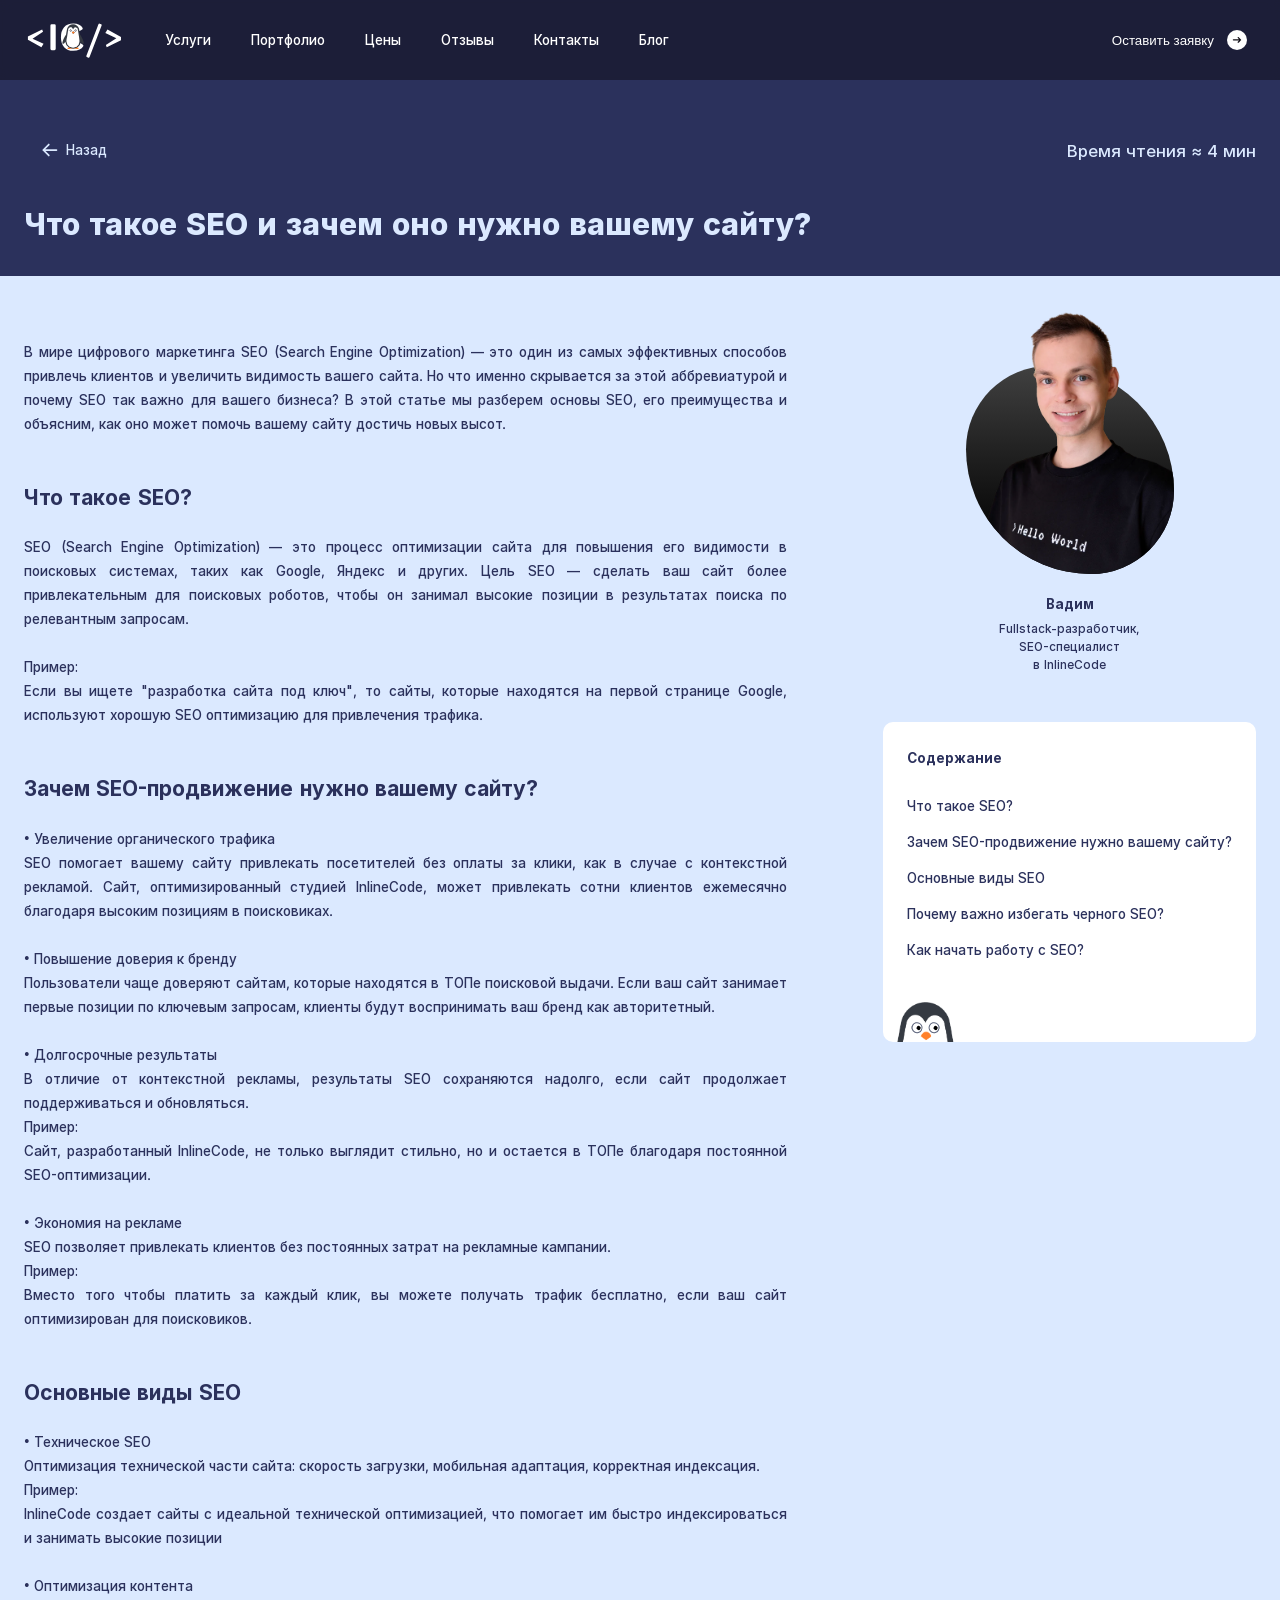
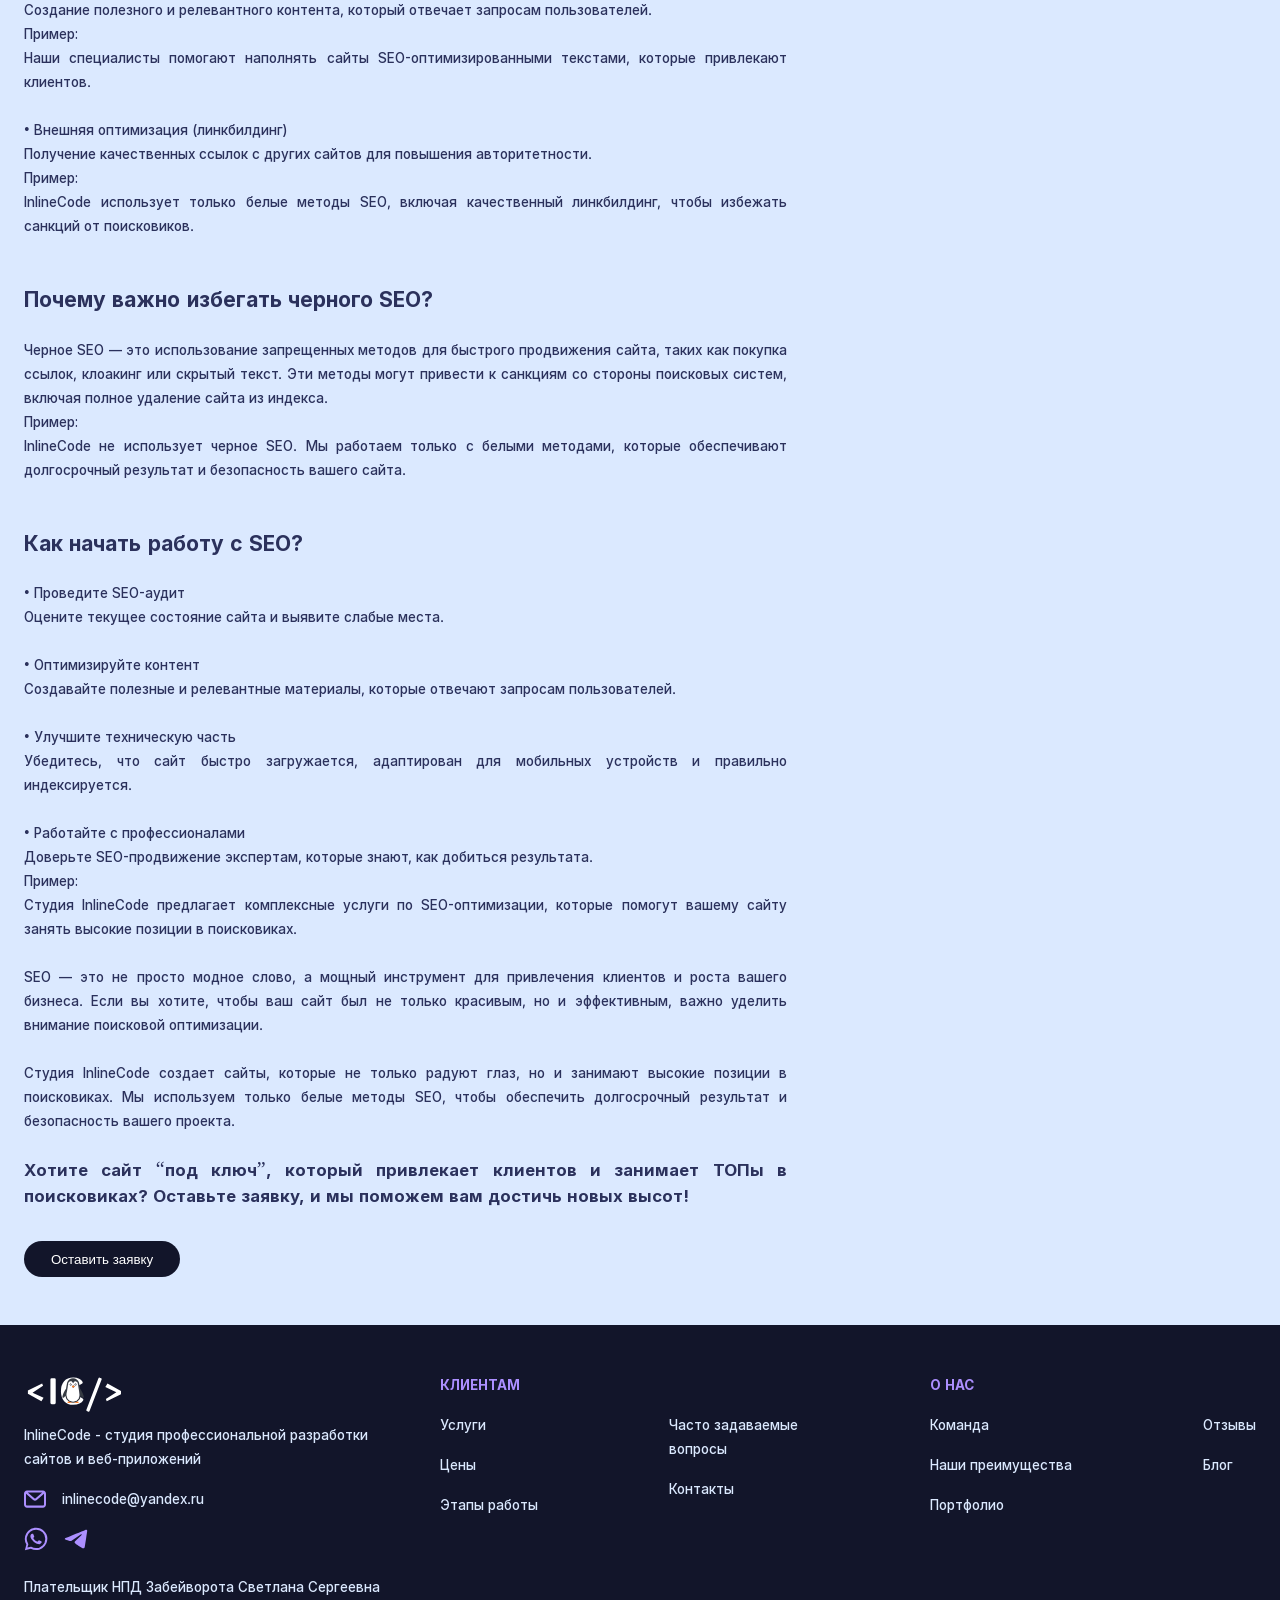
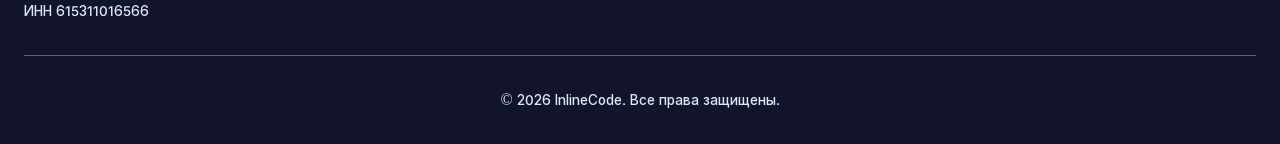
<file: blog/why-do-you-need-seo/index.html>
<!doctype html><html class=Ua lang=ru><meta charset=UTF-8><meta name=viewport content="width=device-width"><meta name=color-scheme content="only light"><title>Что такое SEO и зачем оно нужно вашему сайту?</title><meta name=description content=" В мире цифрового маркетинга SEO (Search Engine Optimization) — это один из
      самых эффективных способов привлечь клиентов и увеличить видимость вашего
      сайта. Но что именно скрывается за этой аббревиатурой и почему SEO так
      важно для вашего бизнеса? В этой статье мы разберем основы SEO, его
      преимущества и объясним, как оно может помочь вашему сайту достичь новых
      высот."><link rel=icon href=/favicon.ico sizes=32x32><link rel=icon media="(prefers-color-scheme: light)" type=image/svg+xml href=/favicon.svg><link rel=icon media="(prefers-color-scheme: dark)" type=image/svg+xml href=/favicon-white.svg><script type=module src=/_astro/ClientRouter.astro_astro_type_script_index_0_lang.DW16d_zL.js></script><link rel=preload as=image imagesrcset="/_astro/InlineCodeVadim.BRdvjYT1_zsxxS.webp 640w,/_astro/InlineCodeVadim.BRdvjYT1_ZDbXKv.webp 1280w" media="(max-width: 48rem)"><link rel=preload as=image imagesrcset="/_astro/InlineCodeVadimCutted.D30QnWYr_Z1IPkOY.webp 640w,/_astro/InlineCodeVadimCutted.D30QnWYr_2eIPei.webp 1280w" media="(max-width: 48rem)"><link rel=preload href=/_astro/inter-500.B3_AxxX_.woff2 as=font type=font/woff2 crossorigin><link rel=preload href=/_astro/inter-800.CvjWqXut.woff2 as=font type=font/woff2 crossorigin><link rel=preload href=/_astro/inter-700.CiPg71xT.woff2 as=font type=font/woff2 crossorigin><link href=/_astro/global.BWoF3CnQ.css rel=stylesheet><meta name=astro-view-transitions-enabled content=true><meta name=astro-view-transitions-fallback content=animate><style>.Pb[data-astro-cid-gm374vue]{border-radius:50% 40% 30% 50%/50% 30% 50% 40%;transition:border-radius 1s ease-out;animation:8s ease-in-out infinite alternate both morph,12s ease-in-out infinite alternate spin}.Mb[data-astro-cid-gm374vue]{animation:12s ease-in-out infinite alternate-reverse spin}@keyframes morph{0%{border-radius:40% 60% 60% 40%/60% 30% 70% 40%}to{border-radius:40% 60%}}@keyframes spin{to{transform:rotate(1turn)}}#blog-main h2{scroll-margin-top:var(--header-height);font-family:var(--font-inter-700,Inter-700,arial-black-fallback-700,verdana-fallback-700);font-size:var(--text-24,clamp(1.26rem,1.146rem + .538vw,1.563rem));line-height:var(--tw-leading,var(--text-24--line-height,1.1))}#blog-main p{text-align:justify}#blog-main p+h2{margin-top:var(--spacing-28-48,clamp(1.75rem,1.3152rem + 2.1739vw,3rem))}#blog-main ul:not([data-no-space]){margin-block:var(--spacing-14-24,clamp(.875rem,.6576rem + 1.087vw,1.5rem))}#blog-main h2+p,#blog-main p+p{margin-top:var(--spacing-14-24,clamp(.875rem,.6576rem + 1.087vw,1.5rem))}.wa{aspect-ratio:1;width:13.5%;rotate:var(--eye-angle);border:1px solid var(--color-gray);background:#fff;border-radius:50%;position:absolute;top:20%}.wa.xa{left:var(--eye-left)}.wa.Aa{right:var(--eye-left)}.ya{background-color:var(--color-black);width:36%;height:36%;top:15%;left:25%}@media (pointer:coarse){:where(#spy-faq,#spy-price,#spy-blog-content)[data-animate]{transition:translate .3s linear;& .wa{transition:rotate .15s linear}}}#spy-faq:where([data-animate=true],[data-animate=visibility]){--eye-angle:-120deg;translate:0 50%}#spy-blog-content{--eye-angle:120deg;&:where([data-animate=true],[data-animate=visibility]){--eye-angle:180deg;translate:0 50%}}#spy-price[data-animate=true]{translate:0 -50%;& .wa{rotate:55deg}}#spy-price[data-animate=visibility]{translate:0 50%}.astro-route-announcer{clip:rect(0 0 0 0);clip-path:inset(50%);white-space:nowrap;width:1px;height:1px;position:absolute;top:0;left:0;overflow:hidden}</style><script type=module src=/_astro/page.DffPipBq.js></script><body class="Ua Va Wa Xa Ya g h"><header id=header class="Bh C Ch Ia ud wd"> <div class=e> <div class="Dh H b g i"> <nav class=Eh> <ul class="Fh Gh Hc"> <li> <a href=/#services class="Hh Ih _b db eb"> Услуги </a> <li> <a href=/#portfolio class="Hh Ih _b db eb"> Портфолио </a> <li> <a href=/#prices class="Hh Ih _b db eb"> Цены </a> <li> <a href=/#reviews class="Hh Ih _b db eb"> Отзывы </a> <li> <a href=/#contacts class="Hh Ih _b db eb"> Контакты </a> <li> <a href=/blog/ class="Hh Ih _b db eb"> Блог </a> </li> </ul> </nav> <button aria-label="Открыть меню" id=menu-hamburger class="Jh O aj bj g i j" data-hamburger=true> <svg id=menu-icon class="Xa Yi Zi ce de k" viewBox="0 0 100 80"> <line x1=20 y1=20 x2=80 y2=20 stroke=currentColor stroke-width=8 stroke-linecap=round class="_i ce de"/> <line x1=20 y1=40 x2=80 y2=40 stroke=currentColor stroke-width=8 stroke-linecap=round class="de oi"/> <line x1=20 y1=60 x2=80 y2=60 stroke=currentColor stroke-width=8 stroke-linecap=round class="_i ce de"/> </svg> </button> <a href=/ aria-label="Домашняя страница"> <svg width=163 height=61 fill=none aria-hidden=true viewBox="0 0 163 61" class="Kh Lh c"><title>Логотип студии разработки сайтов под ключ InlineCode</title><path fill=#fff d="M28.08 42.32 6.3 30.2v-5.22l22.98-11.34 1.44 3.66-16.98 11.04 17.82 8.28zM44.677 47q-2.052 0-2.051-2.197V7.186q0-2.198 2.05-2.198h4.454q2.05 0 2.05 2.198v37.617Q51.18 47 49.13 47zm14.91-21.006q0-10.107 5.127-16.055 5.127-5.947 14.795-5.947 5.567 0 9.434 1.729 3.867 1.728 5.45 5.01 1.053 2.167-.352 2.93l-3.516 1.874q-1.845.996-3.047-1.113-.762-1.349-2.842-2.432-2.05-1.083-4.834-1.084-6.151 0-8.613 3.897-2.46 3.867-2.46 11.191t2.46 11.22q2.46 3.868 8.613 3.868 3.31 0 5.567-1.494 2.285-1.495 3.164-2.842 1.435-2.198 3.047-1.113l3.515 2.344q1.436.965.293 2.93-1.7 2.928-5.83 5.009-4.13 2.08-10.049 2.08-9.521 0-14.736-5.947-5.185-5.948-5.185-16.055m41.865 32.08q-1.377-.527-.733-2.168l19.453-50.683q.645-1.64 1.992-1.114l2.373.909q1.377.527.733 2.168l-19.453 50.683q-.645 1.641-1.992 1.113zM133.53 42.32l-1.44-3.66 16.98-11.04-17.82-8.28 3.48-5.7 21.78 12.12v5.22z"/><path fill=#353A42 d="M95.912 32.394c-1.694-5.435-3.937-8.799-5.342-10.526-.773-4.818-1.661-9.484-1.858-10.053C87.342 7.847 83.61 5 79.22 5c-4.597 0-8.473 3.122-9.67 7.383-.133.473-.955 4.873-1.69 9.498-1.407 1.731-3.642 5.092-5.333 10.513-2.129 6.829 2.788 3.717 4.17.77a12.73 12.73 0 0 0 5.65 9.513 12.4 12.4 0 0 0 6.873 2.07 12.4 12.4 0 0 0 6.873-2.07 12.73 12.73 0 0 0 5.65-9.514c1.382 2.948 6.298 6.06 4.17-.769M79.22 42.523c-5.722 0-10.377-4.709-10.377-10.496 0-3.764 2.448-17.853 2.827-19.056.746-2.367 2.95-3.48 5.053-2.46 1.582.767 2.497 2.873 2.497 2.873s.66-2.054 2.2-2.78c2.358-1.113 4.845.54 5.404 2.868.309 1.287 2.772 14.742 2.772 18.555 0 5.787-4.655 10.496-10.376 10.496"/><path fill=#FF802A d="M72.346 42.758c-1.116.086-2.104.625-2.043 2.242h17.833c.061-1.617-.926-2.156-2.043-2.242a12.4 12.4 0 0 1-6.873 2.07 12.4 12.4 0 0 1-6.874-2.07"/><path fill=#fff d="M81.42 10.604c-1.54.726-2.2 2.78-2.2 2.78s-.915-2.105-2.497-2.873c-2.103-1.02-4.307.093-5.054 2.46-.379 1.204-2.826 15.292-2.826 19.056 0 5.787 4.655 10.496 10.376 10.496s10.376-4.708 10.376-10.496c0-3.813-2.463-17.267-2.772-18.554-.559-2.33-3.045-3.981-5.403-2.87m-1.926 6.316c1.54 0 2.127 1.842 2.127 1.842l-2.127 1.559-2.127-1.559s.587-1.842 2.127-1.842m-5.526-2.067a1.396 1.396 0 0 1 1.683-1.046c.75.18 1.214.942 1.035 1.702a1.395 1.395 0 0 1-1.682 1.046 1.413 1.413 0 0 1-1.036-1.702m9.467 1.702a1.396 1.396 0 0 1-1.682-1.046 1.41 1.41 0 0 1 1.035-1.702 1.395 1.395 0 0 1 1.682 1.046 1.414 1.414 0 0 1-1.035 1.702"/><path fill=#FF802A d="M81.622 18.762s-.588-1.842-2.128-1.842-2.127 1.842-2.127 1.842l2.127 1.559z"/><path fill=#fff stroke=#353A42 stroke-width=.5 d="M76.486 15.238a1.31 1.31 0 0 1-1.301 1.32 1.31 1.31 0 0 1-1.302-1.32c0-.731.585-1.32 1.302-1.32a1.31 1.31 0 0 1 1.301 1.32Zm8.071 0a1.31 1.31 0 0 1-1.302 1.32 1.31 1.31 0 0 1-1.302-1.32c0-.731.586-1.32 1.302-1.32a1.31 1.31 0 0 1 1.302 1.32Z"/><ellipse cx=75.495 cy=15.238 fill=#353A42 rx=.31 ry=.314 /><ellipse cx=83.565 cy=15.238 fill=#353A42 rx=.31 ry=.314 /></svg> </a> <button target=modal-contact-form class="Mh O Xa Xb Yb Zb _b ac bc cc dc ec g i rd"> Оставить заявку <div class="_b g i j la sb"> <svg fill=none aria-hidden=true viewBox="0 0 13 9" height=0.4375em><path stroke=#0F0C14 stroke-linecap=round stroke-linejoin=round stroke-width=2 d="M1 4.403h10.889M8.45 1l3.439 3.5L8.45 8"/></svg> </div> </button> </div> </div> </header> <script>!function(){let e=window.matchMedia("(max-width: 64rem)");function i(){let i,s,a;e.matches&&(s=document.querySelector("header"),a=document.querySelector("[data-hamburger]"),a?.addEventListener("click",()=>{if(i||(s?.insertAdjacentHTML("afterend",'<aside class="Vd ne fi ud Nb gi Bh hi wd ii Oa ji" data-sidebar tabindex="-1"> <div class="e"> <nav> <ul class="pc ki g h"> <li style="--delay:0ms" class="_a li mi Ad k g i ni Rg oi Wd pi qi"> <svg aria-hidden="true" width="1.7em" height="1.7em"> <use href="/icons.svg#sidebar-service-icon"></use> </svg> <a href="/#services"> <span class="x Nb"></span> Услуги </a> </li><li style="--delay:50ms" class="_a li mi Ad k g i ni Rg oi Wd pi qi"> <svg aria-hidden="true" width="1.7em" height="1.7em"> <use href="/icons.svg#sidebar-portfolio-icon"></use> </svg> <a href="/#portfolio"> <span class="x Nb"></span> Портфолио </a> </li><li style="--delay:100ms" class="_a li mi Ad k g i ni Rg oi Wd pi qi"> <svg aria-hidden="true" width="1.7em" height="1.7em"> <use href="/icons.svg#sidebar-price-icon"></use> </svg> <a href="/#prices"> <span class="x Nb"></span> Цены </a> </li><li style="--delay:150ms" class="_a li mi Ad k g i ni Rg oi Wd pi qi"> <svg aria-hidden="true" width="1.7em" height="1.7em"> <use href="/icons.svg#sidebar-reviews-icon"></use> </svg> <a href="/#reviews"> <span class="x Nb"></span> Отзывы </a> </li><li style="--delay:200ms" class="_a li mi Ad k g i ni Rg oi Wd pi qi"> <svg aria-hidden="true" width="1.7em" height="1.7em" class="yc"> <use href="/icons.svg#sidebar-contacts-icon"></use> </svg> <a href="/#contacts"> <span class="x Nb"></span> Контакты </a> </li><li style="--delay:250ms" class="_a li mi Ad k g i ni Rg oi Wd pi qi"> <svg aria-hidden="true" width="1.7em" height="1.7em"> <use href="/icons.svg#sidebar-blog-icon"></use> </svg> <a href="/blog"> <span class="x Nb"></span> Блог </a> </li> </ul> </nav> </div> </aside>'),(i=document.querySelector("aside")).addEventListener("click",e=>{e.target?.closest("a")&&a.click()})),a.classList.toggle("open"),i.dataset.active){delete i.dataset.active,delete document.body.dataset.lock;return}document.body.dataset.lock="true",i.dataset.active="true"}))}i(),document.addEventListener("astro:after-swap",i),e.addEventListener("change",i)}()</script> <div class="a b c"></div> <main id=blog-main class="d t"> <div class=a> <div class=e> <div class="_a ab bb g i"> <a href=/blog/ class="G K O P cb db eb g i ia ua"> <svg width=1.125em height=1em fill=none aria-hidden=true viewBox="0 0 18 16" class=Z><path stroke=currentColor stroke-linecap=round stroke-linejoin=round stroke-width=2 d="M1.5 8h15m-15 0 6.25-6.25M1.5 8l6.25 6.25"/></svg> Назад </a> <div class="G s">Время чтения ≈ 4 мин</div> </div> <h1 class="G fb gb hb">Что такое SEO и зачем оно нужно вашему сайту?</h1> </div> </div> <div class=w> <div class=e> <div class="I U ib jb kb lb"> <div> <div> <p> В мире цифрового маркетинга SEO (Search Engine Optimization) — это один из самых эффективных способов привлечь клиентов и увеличить видимость вашего сайта. Но что именно скрывается за этой аббревиатурой и почему SEO так важно для вашего бизнеса? В этой статье мы разберем основы SEO, его преимущества и объясним, как оно может помочь вашему сайту достичь новых высот. </p> <h2 id=1>Что такое SEO?</h2> <p> SEO (Search Engine Optimization) — это процесс оптимизации сайта для повышения его видимости в поисковых системах, таких как Google, Яндекс и других. Цель SEO — сделать ваш сайт более привлекательным для поисковых роботов, чтобы он занимал высокие позиции в результатах поиска по релевантным запросам. </p> <p> Пример:<br> Если вы ищете "разработка сайта под ключ", то сайты, которые находятся на первой странице Google, используют хорошую SEO оптимизацию для привлечения трафика. </p> <h2 id=2>Зачем SEO-продвижение нужно вашему сайту?</h2> <p> <span>• Увеличение органического трафика</span><br> SEO помогает вашему сайту привлекать посетителей без оплаты за клики, как в случае с контекстной рекламой. Сайт, оптимизированный студией InlineCode, может привлекать сотни клиентов ежемесячно благодаря высоким позициям в поисковиках. </p> <p> <span>• Повышение доверия к бренду</span><br> Пользователи чаще доверяют сайтам, которые находятся в ТОПе поисковой выдачи. Если ваш сайт занимает первые позиции по ключевым запросам, клиенты будут воспринимать ваш бренд как авторитетный. </p> <p> <span>• Долгосрочные результаты</span><br> В отличие от контекстной рекламы, результаты SEO сохраняются надолго, если сайт продолжает поддерживаться и обновляться.<br> Пример:<br> Сайт, разработанный InlineCode, не только выглядит стильно, но и остается в ТОПе благодаря постоянной SEO-оптимизации. </p> <p> <span>• Экономия на рекламе</span><br> SEO позволяет привлекать клиентов без постоянных затрат на рекламные кампании.<br> Пример:<br> Вместо того чтобы платить за каждый клик, вы можете получать трафик бесплатно, если ваш сайт оптимизирован для поисковиков. </p> <h2 id=3>Основные виды SEO</h2> <p> <span>• Техническое SEO</span><br> Оптимизация технической части сайта: скорость загрузки, мобильная адаптация, корректная индексация.<br> Пример:<br> InlineCode создает сайты с идеальной технической оптимизацией, что помогает им быстро индексироваться и занимать высокие позиции </p> <p> <span>• Оптимизация контента</span><br> Создание полезного и релевантного контента, который отвечает запросам пользователей.<br> Пример:<br> Наши специалисты помогают наполнять сайты SEO-оптимизированными текстами, которые привлекают клиентов. </p> <p> <span>• Внешняя оптимизация (линкбилдинг)</span><br> Получение качественных ссылок с других сайтов для повышения авторитетности.<br> Пример:<br> InlineCode использует только белые методы SEO, включая качественный линкбилдинг, чтобы избежать санкций от поисковиков. </p> <h2 id=4>Почему важно избегать черного SEO?</h2> <p> Черное SEO — это использование запрещенных методов для быстрого продвижения сайта, таких как покупка ссылок, клоакинг или скрытый текст. Эти методы могут привести к санкциям со стороны поисковых систем, включая полное удаление сайта из индекса.<br> Пример:<br> InlineCode не использует черное SEO. Мы работаем только с белыми методами, которые обеспечивают долгосрочный результат и безопасность вашего сайта. </p> <h2 id=5>Как начать работу с SEO?</h2> <p> <span>• Проведите SEO-аудит</span><br> Оцените текущее состояние сайта и выявите слабые места. </p> <p> <span>• Оптимизируйте контент</span><br> Создавайте полезные и релевантные материалы, которые отвечают запросам пользователей. </p> <p> <span>• Улучшите техническую часть</span><br> Убедитесь, что сайт быстро загружается, адаптирован для мобильных устройств и правильно индексируется. </p> <p> <span>• Работайте с профессионалами</span><br> Доверьте SEO-продвижение экспертам, которые знают, как добиться результата.<br> Пример:<br> Студия InlineCode предлагает комплексные услуги по SEO-оптимизации, которые помогут вашему сайту занять высокие позиции в поисковиках. </p> <p> SEO — это не просто модное слово, а мощный инструмент для привлечения клиентов и роста вашего бизнеса. Если вы хотите, чтобы ваш сайт был не только красивым, но и эффективным, важно уделить внимание поисковой оптимизации. </p> <p> Студия InlineCode создает сайты, которые не только радуют глаз, но и занимают высокие позиции в поисковиках. Мы используем только белые методы SEO, чтобы обеспечить долгосрочный результат и безопасность вашего проекта. </p> <p class="r s"> Хотите сайт “под ключ”, который привлекает клиентов и занимает ТОПы в поисковиках? Оставьте заявку, и мы поможем вам достичь новых высот! </p> </div> <button class="O P Q R Va Xa _b ia ja lc mb mc nc" target=modal-contact-form> Оставить заявку </button> </div> <div class="H J g j nb ob pb qb rb"> <div> <div class="Kb Lb g i j k" data-astro-cid-gm374vue> <div class="Pb Qb Rb Sb Tb U Ub Vb Za sb" data-astro-cid-gm374vue> <div class="Kb Lb Mb" data-astro-cid-gm374vue> <img srcset="/_astro/InlineCodeVadim.BRdvjYT1_zsxxS.webp 640w,/_astro/InlineCodeVadim.BRdvjYT1_ZDbXKv.webp 1280w" loading=eager decoding=async fetchpriority=auto width=1620 height=1900 class=ub alt="InlineCode разработчик"> </div> </div> <div class="Nb x" data-astro-cid-gm374vue> <img srcset="/_astro/InlineCodeVadimCutted.D30QnWYr_Z1IPkOY.webp 640w,/_astro/InlineCodeVadimCutted.D30QnWYr_2eIPei.webp 1280w" loading=eager decoding=async fetchpriority=auto width=1620 height=1900 class=ub alt="InlineCode разработчик"> </div> </div> <div class=wb> <div class="p r"> Вадим </div> <div class="Z p xb"> Fullstack-разработчик, <br> SEO-специалист <br>в InlineCode </div> </div> </div> <div class="C d yb zb"> <div class="Ab Bb C Cb Db Eb Fb Za k ka la"> <div class="Gb r">Содержание</div> <ul id=contentListWrapper class="Hb Ib g h" role=list> <li data-id=1 class="Jb O"> Что такое SEO? <li data-id=2 class="Jb O"> Зачем SEO-продвижение нужно вашему сайту? <li data-id=3 class="Jb O"> Основные виды SEO <li data-id=4 class="Jb O"> Почему важно избегать черного SEO? <li data-id=5 class="Jb O"> Как начать работу с SEO? </li> </ul> <div class="Ka x y z"> <div data-pen-spy id=spy-blog-content class="Ba Ca Da Ea Fa Ga Ha Qa Ra Sa Ta"> <div class="wa xa"> <div class="x ya za"></div> </div> <div class="Aa wa"> <div class="x ya za"></div> </div> </div> </div> <script type=module>document.addEventListener("astro:page-load",()=>{let e=window.matchMedia("(pointer: coarse)").matches,t=window.matchMedia("(min-width:48rem)"),a=document.querySelectorAll("[data-pen-spy]"),i,n={},r=t.matches,s=e=>{let t=e.getBoundingClientRect(),a=t.left+window.scrollX+t.width/2,i=t.top+window.scrollY+t.height/2;n[e.id]=[a,i]},d=()=>a.forEach(s),l=new IntersectionObserver(e=>{e.forEach(e=>{let t=e.target.firstElementChild;"spy-blog-content"===t.id&&r?e.isIntersecting?i=setInterval(()=>{s(t)},500):clearInterval(i):e.isIntersecting&&(t.dataset.animate="visibility",setTimeout(()=>{t.dataset.animate="false"},250))})},{threshold:.5});a.forEach(t=>{let a=t.parentElement;("spy-price"!==t.id||e)&&a&&l.observe(a)}),e||(d(),window.addEventListener("mousemove",e=>{let t=e.pageY,i=e.pageX;Array.from(a).slice(0,1).forEach(e=>{let[a,r]=n[e.id],s=-(180/Math.PI*Math.atan2(i-a,t-r)*1)+180;e.style.setProperty("--eye-angle",s+"deg")})}),window.addEventListener("resize",d)),e&&a.forEach(e=>{e.addEventListener("click",t=>{e.dataset.animate=["true","visibility"].includes(e.dataset.animate)?"false":"true"}),e.addEventListener("transitionend",t=>{"translate"===t.propertyName&&(e.dataset.animate="false")})}),t.addEventListener("change",e=>{r=e.matches})})</script> </div> </div> </div> </div> </div> </div> </main> <footer class="G ab" aria-labelledby=footer-heading> <h2 id=footer-heading class=jd>Footer</h2> <div class=e> <div class="Df H Ie g h"> <div class=Nh> <a href=/ aria-label="Домашняя страница"><svg width=163 height=61 fill=none aria-hidden=true viewBox="0 0 163 61" class="Kh Lh c"><title>Логотип студии разработки сайтов под ключ InlineCode</title><path fill=#fff d="M28.08 42.32 6.3 30.2v-5.22l22.98-11.34 1.44 3.66-16.98 11.04 17.82 8.28zM44.677 47q-2.052 0-2.051-2.197V7.186q0-2.198 2.05-2.198h4.454q2.05 0 2.05 2.198v37.617Q51.18 47 49.13 47zm14.91-21.006q0-10.107 5.127-16.055 5.127-5.947 14.795-5.947 5.567 0 9.434 1.729 3.867 1.728 5.45 5.01 1.053 2.167-.352 2.93l-3.516 1.874q-1.845.996-3.047-1.113-.762-1.349-2.842-2.432-2.05-1.083-4.834-1.084-6.151 0-8.613 3.897-2.46 3.867-2.46 11.191t2.46 11.22q2.46 3.868 8.613 3.868 3.31 0 5.567-1.494 2.285-1.495 3.164-2.842 1.435-2.198 3.047-1.113l3.515 2.344q1.436.965.293 2.93-1.7 2.928-5.83 5.009-4.13 2.08-10.049 2.08-9.521 0-14.736-5.947-5.185-5.948-5.185-16.055m41.865 32.08q-1.377-.527-.733-2.168l19.453-50.683q.645-1.64 1.992-1.114l2.373.909q1.377.527.733 2.168l-19.453 50.683q-.645 1.641-1.992 1.113zM133.53 42.32l-1.44-3.66 16.98-11.04-17.82-8.28 3.48-5.7 21.78 12.12v5.22z"/><path fill=#353A42 d="M95.912 32.394c-1.694-5.435-3.937-8.799-5.342-10.526-.773-4.818-1.661-9.484-1.858-10.053C87.342 7.847 83.61 5 79.22 5c-4.597 0-8.473 3.122-9.67 7.383-.133.473-.955 4.873-1.69 9.498-1.407 1.731-3.642 5.092-5.333 10.513-2.129 6.829 2.788 3.717 4.17.77a12.73 12.73 0 0 0 5.65 9.513 12.4 12.4 0 0 0 6.873 2.07 12.4 12.4 0 0 0 6.873-2.07 12.73 12.73 0 0 0 5.65-9.514c1.382 2.948 6.298 6.06 4.17-.769M79.22 42.523c-5.722 0-10.377-4.709-10.377-10.496 0-3.764 2.448-17.853 2.827-19.056.746-2.367 2.95-3.48 5.053-2.46 1.582.767 2.497 2.873 2.497 2.873s.66-2.054 2.2-2.78c2.358-1.113 4.845.54 5.404 2.868.309 1.287 2.772 14.742 2.772 18.555 0 5.787-4.655 10.496-10.376 10.496"/><path fill=#FF802A d="M72.346 42.758c-1.116.086-2.104.625-2.043 2.242h17.833c.061-1.617-.926-2.156-2.043-2.242a12.4 12.4 0 0 1-6.873 2.07 12.4 12.4 0 0 1-6.874-2.07"/><path fill=#fff d="M81.42 10.604c-1.54.726-2.2 2.78-2.2 2.78s-.915-2.105-2.497-2.873c-2.103-1.02-4.307.093-5.054 2.46-.379 1.204-2.826 15.292-2.826 19.056 0 5.787 4.655 10.496 10.376 10.496s10.376-4.708 10.376-10.496c0-3.813-2.463-17.267-2.772-18.554-.559-2.33-3.045-3.981-5.403-2.87m-1.926 6.316c1.54 0 2.127 1.842 2.127 1.842l-2.127 1.559-2.127-1.559s.587-1.842 2.127-1.842m-5.526-2.067a1.396 1.396 0 0 1 1.683-1.046c.75.18 1.214.942 1.035 1.702a1.395 1.395 0 0 1-1.682 1.046 1.413 1.413 0 0 1-1.036-1.702m9.467 1.702a1.396 1.396 0 0 1-1.682-1.046 1.41 1.41 0 0 1 1.035-1.702 1.395 1.395 0 0 1 1.682 1.046 1.414 1.414 0 0 1-1.035 1.702"/><path fill=#FF802A d="M81.622 18.762s-.588-1.842-2.128-1.842-2.127 1.842-2.127 1.842l2.127 1.559z"/><path fill=#fff stroke=#353A42 stroke-width=.5 d="M76.486 15.238a1.31 1.31 0 0 1-1.301 1.32 1.31 1.31 0 0 1-1.302-1.32c0-.731.585-1.32 1.302-1.32a1.31 1.31 0 0 1 1.301 1.32Zm8.071 0a1.31 1.31 0 0 1-1.302 1.32 1.31 1.31 0 0 1-1.302-1.32c0-.731.586-1.32 1.302-1.32a1.31 1.31 0 0 1 1.302 1.32Z"/><ellipse cx=75.495 cy=15.238 fill=#353A42 rx=.31 ry=.314 /><ellipse cx=83.565 cy=15.238 fill=#353A42 rx=.31 ry=.314 /></svg></a> <p class="G Oh"> InlineCode - студия профессиональной разработки сайтов и веб-приложений </p> <div class="D _a g ha i k"> <svg width=1.375em height=1.125em fill=none aria-hidden=true viewBox="0 0 22 18" class="c md"><path fill=#AC8FFF fill-rule=evenodd d="M19 .466c1.657 0 3 1.444 3 3.224v10.75c0 1.78-1.343 3.224-3 3.224H3c-1.657 0-3-1.444-3-3.225V3.69C0 1.91 1.343.466 3 .466zm-.747 2.15H3.747l6.633 5.628a.946.946 0 0 0 1.24 0zM2 3.872v10.567c0 .594.448 1.075 1 1.075h16c.552 0 1-.481 1-1.075V3.872l-7.141 6.06a2.84 2.84 0 0 1-3.718 0z" clip-rule=evenodd /></svg> <a class=ld href=mailto:inlinecode@yandex.ru><span class="Nb x"></span>inlinecode@yandex.ru</a> </div> <div class="D _a g"> <a target=_blank href="https://wa.me/79515227332?text=Здравствуйте! Хотел бы заказать у вас сайт. Когда можно обсудить детали?" rel=nofollow aria-label="Заказ сайта в Telegram"> <svg width=1.5em height=1.5em fill=none aria-hidden=true viewBox="0 0 24 24" class=yc><g fill=currentColor clip-path=url(#a)><path d="M17.13 14.196c-.285-.134-1.65-.807-1.905-.912s-.435-.135-.63.15c-.195.284-.72.897-.885 1.092-.165.194-.315.209-.6 0a7.7 7.7 0 0 1-2.235-1.377 7.9 7.9 0 0 1-1.5-1.93c-.165-.269 0-.418.12-.568s.27-.314.42-.479q.165-.214.27-.463a.57.57 0 0 0 0-.494c0-.135-.63-1.496-.87-2.05s-.45-.478-.615-.478h-.6a1.08 1.08 0 0 0-.75.344 3.14 3.14 0 0 0-.975 2.319A5.36 5.36 0 0 0 7.5 12.267a12.47 12.47 0 0 0 4.785 4.188c.66.284 1.17.449 1.575.584.569.171 1.17.207 1.755.104a2.9 2.9 0 0 0 1.89-1.316c.173-.416.23-.87.165-1.316-.075-.105-.255-.18-.54-.315"/><path d="M19.935 4.01A11.04 11.04 0 0 0 12 .747c-1.953.01-3.868.532-5.556 1.511a11.14 11.14 0 0 0-4.06 4.072 11.1 11.1 0 0 0 .001 11.097l-1.5 5.759 5.91-1.496a11.1 11.1 0 0 0 5.325 1.346H12c2.217.015 4.388-.63 6.236-1.85a11.14 11.14 0 0 0 4.141-5.005 11.1 11.1 0 0 0-2.442-12.173M12 21.122a9.2 9.2 0 0 1-4.725-1.302l-.33-.194-3.51.912.93-3.41-.21-.344A9.224 9.224 0 0 1 6.253 4.678a9.287 9.287 0 0 1 12.302.663 9.15 9.15 0 0 1 2.715 6.537 9.25 9.25 0 0 1-2.72 6.532A9.3 9.3 0 0 1 12 21.124"/></g><defs><clipPath id=a><path fill=#fff d="M0 0h24v23.934H0z"/></clipPath></defs></svg> </a> <a target=_blank href="https://t.me/InlineCode_chat?text=Здравствуйте! Хотел бы заказать у вас сайт. Когда можно обсудить детали?" rel=nofollow aria-label="Заказать создание сайта через WhatsApp"> <svg width=1.5em height=1.5em fill=none aria-hidden=true viewBox="0 0 24 24" class=yc><path fill=currentColor d="M21.294 2.906C18.34 4.126 5.679 9.356 2.18 10.782c-2.346.913-.973 1.769-.973 1.769s2.003.685 3.72 1.198c1.717.514 2.632-.057 2.632-.057l8.07-5.421c2.86-1.94 2.174-.343 1.487.342a217 217 0 0 1-6.009 5.707c-.915.8-.457 1.484-.057 1.826 1.488 1.256 5.551 3.824 5.78 3.995 1.209.854 3.587 2.082 3.949-.513l1.43-8.96c.458-3.025.916-5.821.973-6.62.172-1.94-1.888-1.142-1.888-1.142"/></svg> </a> </div> <div class="dg va"> <p class=G> Плательщик НПД Забейворота Светлана Сергеевна </p> <div class=G>ИНН 615311016566</div> </div> </div> <div class="Ib J Ph Qh Rh Sh Th d g"> <div class="Wh Xh Yh Zh _a _h g h nf"> <ul class="_a g h"> <li class="r yc">КЛИЕНТАМ</li> <li> <a class=Uh href=/#services> Услуги </a> <li> <a class=Uh href=/#prices> Цены </a> <li> <a class=Uh href=/#stages> Этапы работы </a> </li> </ul> <ul class="_a g h"> <li class="Hc Vh he qf r"> КЛИЕНТАМ </li> <li> <a class=Uh href=/#faq> Часто задаваемые <br> вопросы </a> <li> <a class=Uh href=/#contacts> Контакты </a> </li> </ul> </div><div class="Wh Xh Yh _a g h nf"> <ul class="_a g h"> <li class="r yc">О НАС</li> <li> <a class=Uh href=/#team> Команда </a> <li> <a class=Uh href=/#advantages> Наши преимущества </a> <li> <a class=Uh href=/#portfolio> Портфолио </a> </li> </ul> <ul class="_a g h"> <li class="Hc Vh he qf r"> О НАС </li> <li> <a class=Uh href=/#reviews> Отзывы </a> <li> <a class=Uh href=/blog/> Блог </a> </li> </ul> </div> </div> </div> <hr class=ba> <p class="G mf p"> © 2026 InlineCode. Все права защищены. </p> </div> </footer> <dialog class="C Ni Ua cj dj ej i j" id=modal-contact-form tabindex=-1> <div class="C Ka e"> <div class="Ta fa k td"> <form id=form-modal-contact-form data-contact-form class="K Vd Wi Xi w" novalidate> <div class="Md T U t"> <div data-group class=Vd> <div class=k> <input id=modal-contact-form-name type=text name=name class="C Ji Ki Li Mi Ni Oa Oi P ka mi" aria-required=true autocomplete=given-name> <label for=modal-contact-form-name class="Ia Li Pi Qi _e r w x"> Имя* </label> <svg width=1.5em height=1.5em fill=none aria-hidden=true viewBox="0 0 24 24" class="Ri _e eg x"><path stroke=#2B315C stroke-linecap=round stroke-linejoin=round stroke-width=2 d="M5 21a7 7 0 1 1 14 0M16 7a4 4 0 1 1-8 0 4 4 0 0 1 8 0"/></svg> </div> <span role=alert class="Bi Ci Hc Oh Si"> *Обязательное поле </span> </div><div data-group class=Vd> <div class=k> <input id=modal-contact-form-email type=email name=email class="C Ji Ki Li Mi Ni Oa Oi P ka mi" aria-required=false autocomplete=email inputmode=email> <label for=modal-contact-form-email class="Ia Li Pi Qi _e r w x"> Email </label> <svg width=1.5em height=1.5em fill=none aria-hidden=true viewBox="0 0 24 24" class="Ri _e eg x"><path stroke=#1C274C stroke-width=1.5 d="M2 12c0-3.771 0-5.657 1.172-6.828S6.229 4 10 4h4c3.771 0 5.657 0 6.828 1.172S22 8.229 22 12s0 5.657-1.172 6.828S17.771 20 14 20h-4c-3.771 0-5.657 0-6.828-1.172S2 15.771 2 12Z"/><path stroke=#1C274C stroke-linecap=round stroke-width=1.5 d="m6 8 2.159 1.8c1.837 1.53 2.755 2.295 3.841 2.295s2.005-.765 3.841-2.296L18 8"/></svg> </div> <span role=alert class="Bi Ci Hc Oh Si"> *Обязательное поле </span> </div><div data-group class=Vd> <div class=k> <input id=modal-contact-form-mobile type=text name=mobile class="C Ji Ki Li Mi Ni Oa Oi P ka mi" aria-required=true autocomplete=tel inputmode=tel> <label for=modal-contact-form-mobile class="Ia Li Pi Qi _e r w x"> Телефон* </label> <svg width=1.5em height=1.688em fill=none aria-hidden=true viewBox="0 0 24 27" class="Ri _e eg x"><path fill=currentColor d="m15.094 16.04.514-.54-1.194-1.265-.513.539zm2.24-.765 2.154 1.236.809-1.568-2.156-1.236zm2.57 3.691-1.603 1.68 1.193 1.266 1.602-1.68zm-2.58 2.222c-1.635.16-5.867.017-10.449-4.787l-1.193 1.265c5 5.243 9.759 5.5 11.8 5.299zM6.875 16.4c-4.367-4.58-5.09-8.432-5.18-10.103L.004 6.4c.113 2.103 1.009 6.371 5.677 11.266zm1.552-7.353.323-.34-1.193-1.265-.324.34zm.58-4.664L7.586 2.38 6.231 3.45l1.422 2.004zm-6.206-2.44L1.03 3.801l1.192 1.265 1.77-1.857zM7.83 8.415a31 31 0 0 0-.598-.63l-.002.001-.003.004-.058.068a1.9 1.9 0 0 0-.27.498c-.115.322-.176.747-.099 1.274.151 1.029.824 2.389 2.546 4.194l1.193-1.265c-1.612-1.69-1.996-2.718-2.067-3.203-.034-.23.001-.344.011-.371q.01-.025.002-.007a.3.3 0 0 1-.036.046l-.01.011-.01.012c-.002 0-.002.001-.599-.632m1.516 5.41c1.722 1.806 3.018 2.509 3.996 2.667.5.08.902.016 1.208-.104a1.7 1.7 0 0 0 .473-.28l.064-.062.004-.003.001-.002c.001 0 .002-.002-.595-.634-.596-.633-.595-.634-.595-.635l.002-.001.003-.004.006-.006.054-.047q.016-.01-.008.002c-.028.01-.138.048-.36.012-.467-.075-1.449-.48-3.06-2.169zM7.586 2.38C6.435.76 4.173.504 2.8 1.944l1.193 1.265c.6-.628 1.665-.564 2.237.24zM1.693 6.298c-.022-.411.157-.842.53-1.232L1.03 3.801C.424 4.436-.053 5.336.005 6.4zM18.3 20.647c-.31.325-.642.508-.977.54l.157 1.778c.83-.082 1.508-.523 2.013-1.053zM8.75 8.709c1.11-1.165 1.192-3.007.257-4.325l-1.355 1.07c.455.64.388 1.482-.096 1.99zm10.737 7.802c.923.529 1.067 1.772.415 2.455l1.194 1.266c1.512-1.586 1.045-4.231-.8-5.29zm-3.88-1.01c.433-.455 1.13-.567 1.725-.226l.808-1.568c-1.222-.7-2.74-.507-3.727.528z"/></svg> </div> <span role=alert class="Bi Ci Hc Oh Si"> *Обязательное поле </span> </div><div data-group> <div class=k> <input id=modal-contact-form-money type=text name=money class="C Ji Ki Li Mi Ni Oa Oi P ka mi" aria-required=false autocomplete=off> <label for=modal-contact-form-money class="Ia Li Pi Qi _e r w x"> Планируемый бюджет </label> <svg width=1.5em height=1.5em fill=none aria-hidden=true viewBox="0 0 24 24" class="Ri _e eg x"><path stroke=#2B315C stroke-width=1.5 d="M2 14c0-3.771 0-5.657 1.172-6.828S6.229 6 10 6h4c3.771 0 5.657 0 6.828 1.172S22 10.229 22 14s0 5.657-1.172 6.828S17.771 22 14 22h-4c-3.771 0-5.657 0-6.828-1.172S2 17.771 2 14Zm14-8c0-1.886 0-2.828-.586-3.414S13.886 2 12 2s-2.828 0-3.414.586S8 4.114 8 6"/><path stroke=#2B315C stroke-linecap=round stroke-width=1.5 d="M12 17.333c1.105 0 2-.746 2-1.666S13.105 14 12 14s-2-.746-2-1.667c0-.92.895-1.666 2-1.666m0 6.666c-1.105 0-2-.746-2-1.666m2 1.666V18m0-7.333V10m0 .667c1.105 0 2 .746 2 1.666"/></svg> </div> </div> </div> <div class="D k"> <label for=modal-contact-form-form-modal-contact-form class="k r ri t w xc">Расскажите о том, что вы хотите реализовать </label> <div class="C Ji Ni Oa P gj jj ka kj"> <textarea class="C Li fj ga gj hj ij th" id=modal-contact-form-form-modal-contact-form name=message></textarea> </div> <script type=module>document.addEventListener("astro:page-load",()=>{document.querySelectorAll("textarea").forEach(e=>{e.addEventListener("input",()=>{let t=e.scrollHeight;e.style.height="auto",e.style.height=`${e.scrollHeight}px`,t>190?(e.style.maxHeight="190px",e.style.overflowY="scroll"):(e.style.overflowY="hidden",e.style.maxHeight="none")})})})</script> </div> <p class="Oh ba si ti"> Заполняя данную форму вы соглашаетесь на обработку персональных данных “InlineCode” в соответствии с законом №152-Ф3 “О персональных данных” <a class=Dg href=/_astro/politica.D0fZ4gIV.pdf download rel=nofollow aria-label="Документ политики конфиденциальности">политика конфиденциальности.</a> </p> <div class="Ei Mh ha k"> <img src=/_astro/pen-business.0-11Z_IM_14fn2z.webp alt="Оставить заявку для сайта под ключ" loading=lazy decoding=async fetchpriority=auto width=603 height=441 class="Cc Ti Ui Vi x"> <button type=submit class="Fi G Hd O Q R Sb U Vd _b a"> <span class="Gi bd cd">Отправить</span> <span class="Hc Hi Ii _b bd cd sb"></span> </button> </div> <script type=module src=/_astro/ContactForm.astro_astro_type_script_index_0_lang.y6fOp714.js></script> </form> <input form=form-modal-contact-form type=hidden name=smile value=:(> <div class="Ad Ia Ja O P _b _e bi ci di g gf i j x" data-target-close=modal-contact-form> <svg width=14 height=14 fill=none aria-hidden=true viewBox="0 0 14 14" class="Ka ai"><path fill=#DBE9FF d="m8.957 6.872 4.096-4.095c.596-.596.596-1.49 0-2.085-.223-.298-.596-.522-.968-.522a1.47 1.47 0 0 0-1.043.447l-4.17 4.17L2.777.692C2.18.096 1.213.096.69.692a1.3 1.3 0 0 0-.52 1.042c0 .447.148.745.446 1.043l4.096 4.095-4.096 4.096c-.223.298-.447.67-.447 1.117 0 .372.15.745.447 1.043s.67.447 1.043.447a1.47 1.47 0 0 0 1.042-.447l4.096-4.096 4.096 4.096c.595.595 1.563.595 2.085 0 .595-.596.595-1.564 0-2.085z"/></svg> </div> </div> </div> </dialog> <script type=module>document.addEventListener("astro:page-load",()=>{document.querySelectorAll("dialog").forEach(e=>{let t=document.querySelectorAll(`[target=${e.id}]`),d=document.querySelectorAll(`[data-target-close=${e.id}]`);e.addEventListener("click",t=>{t.target===e&&e.close()}),e.addEventListener("close",()=>{delete document.body.dataset.lock}),t.forEach(t=>{t.addEventListener("click",()=>{e.showModal(),document.body.dataset.lock="true"})}),d.forEach(t=>{t.addEventListener("click",()=>{e.close()})})})})</script> <script type=module>document.addEventListener("astro:page-load",()=>{document.querySelectorAll("[data-close]").forEach(e=>{let l=e.closest("[data-close-parent]");e.addEventListener("click",()=>{l&&(l.classList.remove("grid","flex","block","inline-block","table"),l.classList.add("hidden"))})})})</script> <script type=module>document.addEventListener("astro:page-load",()=>{let e,d,t=((e=document.createElement("div")).style.visibility="hidden",e.style.overflow="scroll",document.body.appendChild(e),d=e.offsetWidth-e.clientWidth,e.parentNode.removeChild(e),d);document.body.style.setProperty("--scrollbar-width",t+"px"),new ResizeObserver(e=>{document.body.dataset.lock&&document.body.scrollHeight>window.innerHeight?document.body.style.paddingRight=`${t}px`:document.body.style.paddingRight=""}).observe(document.body)})</script> <script type=module>document.addEventListener("astro:page-load",()=>{let e=document.getElementById("contentListWrapper");e?.addEventListener("click",e=>{let t=e.target;"LI"===t.nodeName&&document.getElementById(t.dataset.id)?.scrollIntoView()})})</script>
</file>
